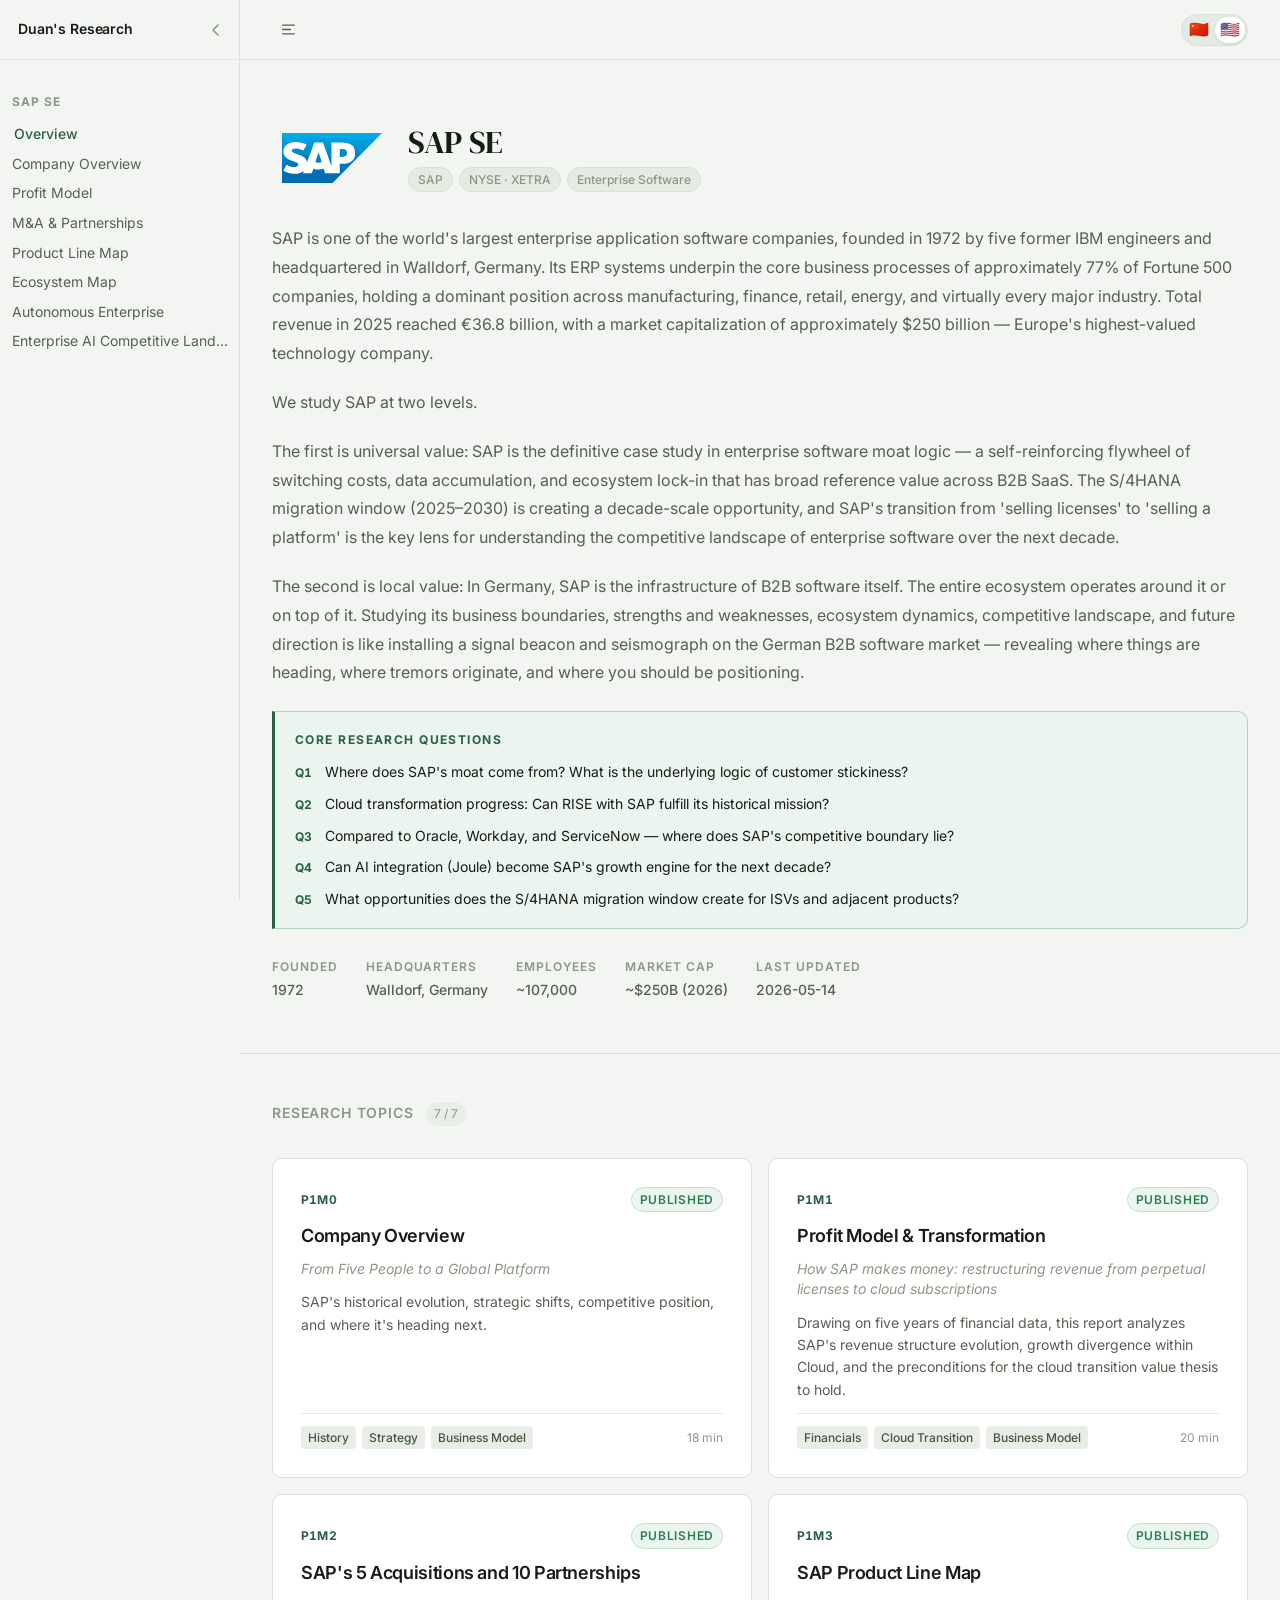
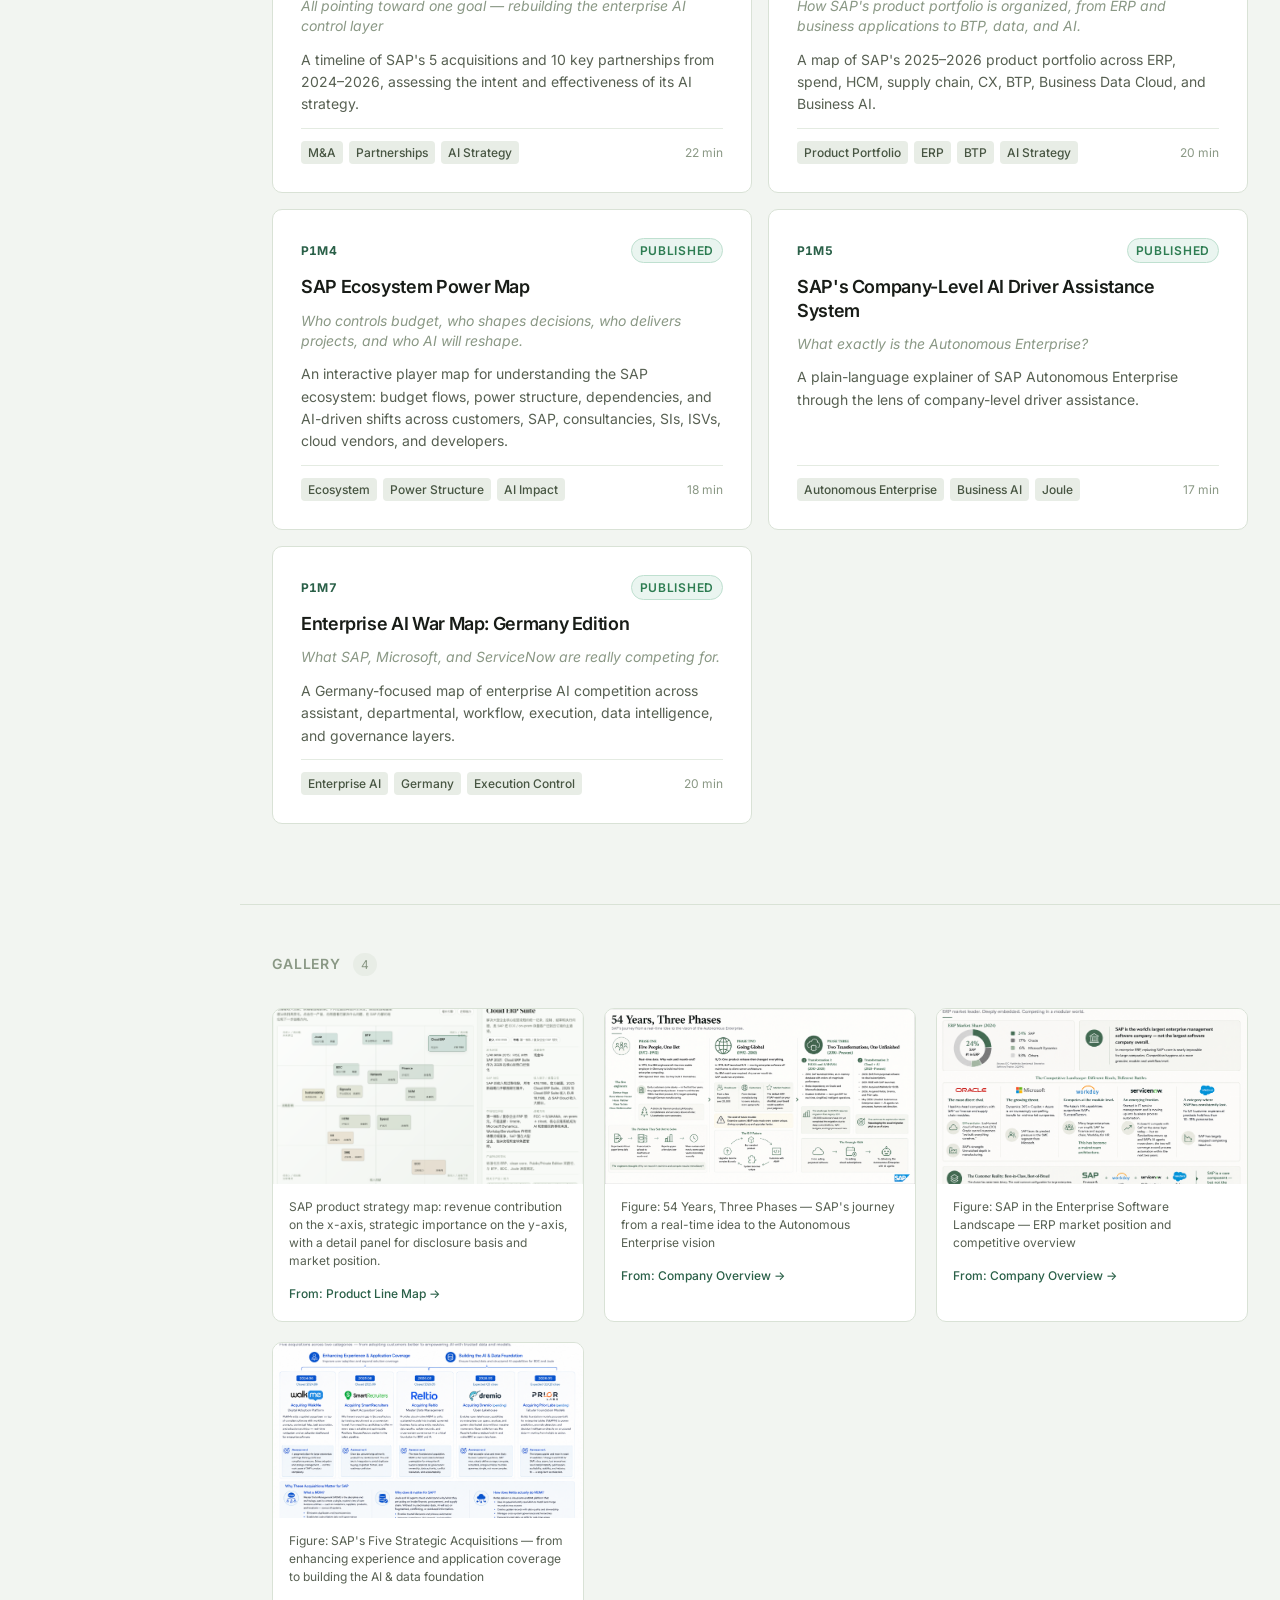
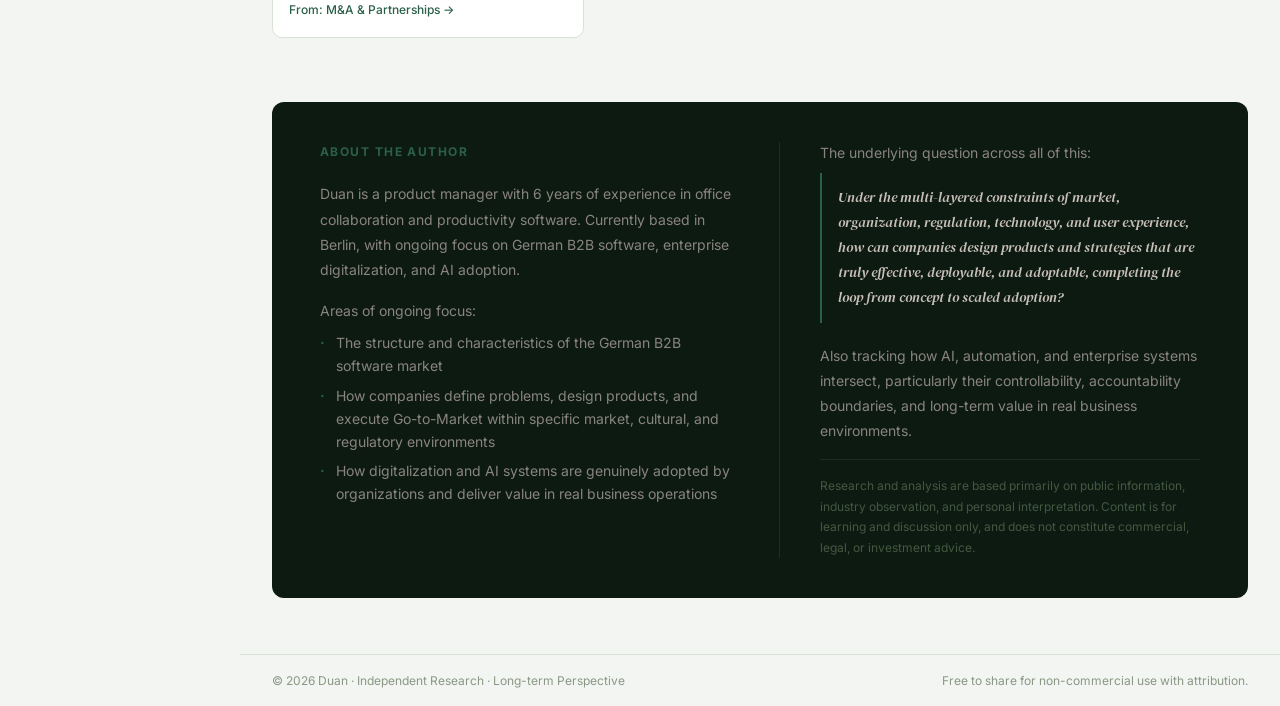
<file: index.html>
<!DOCTYPE html>
<html lang="zh-CN">
<head>
  <meta charset="UTF-8">
  <meta name="viewport" content="width=device-width, initial-scale=1.0">
  <title>SAP Research</title>
  <link rel="stylesheet" href="assets/style.css">
</head>
<body>

  <div class="app-shell" id="app-shell">

    <!-- Left sidebar (persistent docs-style navigation) -->
    <aside class="left-sidebar" id="left-sidebar">
      <div class="left-sidebar-header">
        <a href="#/" class="left-sidebar-brand">Duan's Research</a>
        <button class="sidebar-collapse-btn" onclick="toggleSidebar()" title="收起侧边栏" aria-label="收起侧边栏">
          <svg width="14" height="14" viewBox="0 0 14 14" fill="none" xmlns="http://www.w3.org/2000/svg">
            <path d="M9 2L4 7L9 12" stroke="currentColor" stroke-width="1.6" stroke-linecap="round" stroke-linejoin="round"/>
          </svg>
        </button>
      </div>
      <div id="sidebar-mount"></div>
    </aside>

    <!-- Right content column -->
    <div class="app-content" id="app-content">
      <div id="nav-mount"></div>
      <div class="page-content" id="view"></div>
    </div>

  </div>

  <script src="config.js?v=20260607-map-asset"></script>
  <script src="assets/script.js?v=20260607-map-asset"></script>
  <script src="assets/router.js?v=20260607-map-asset"></script>
</body>
</html>
</file>
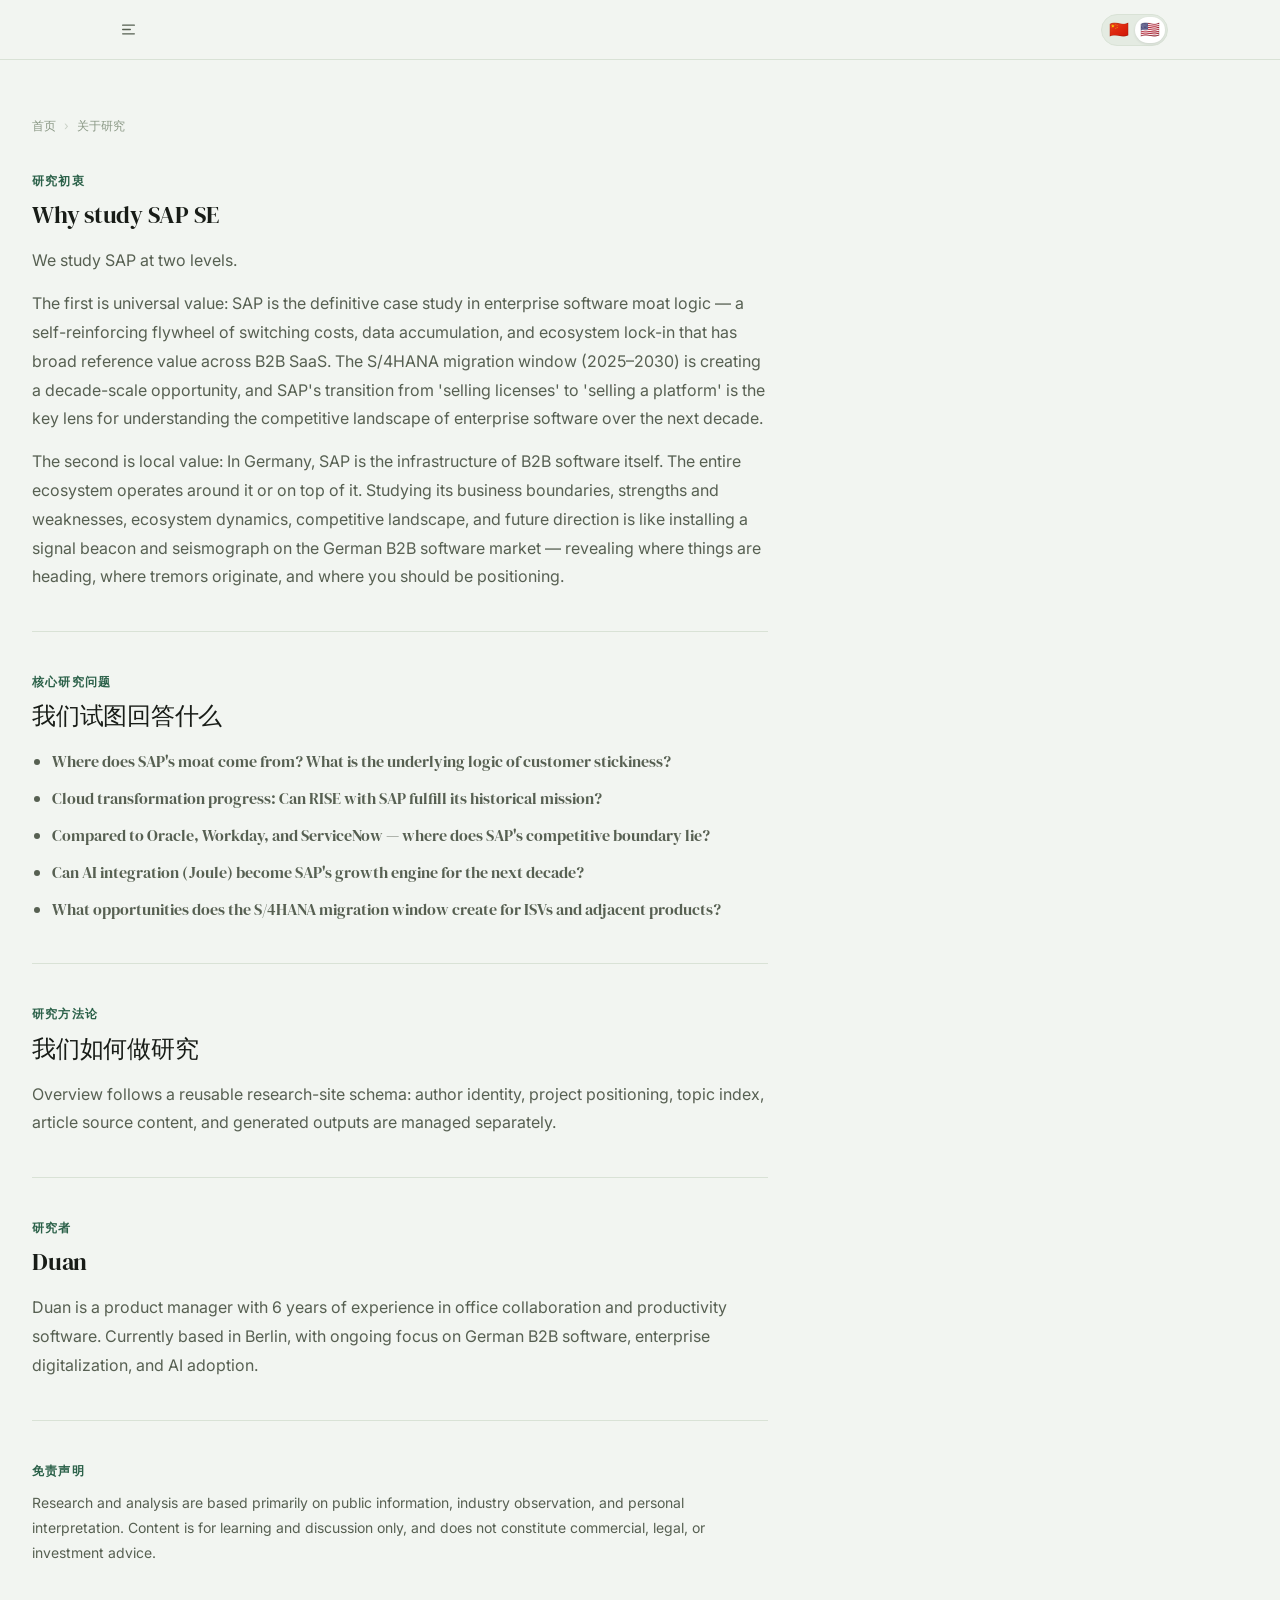
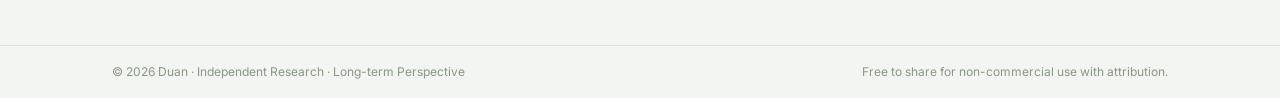
<file: about.html>
<!DOCTYPE html>
<html lang="zh-CN">
<head>
  <meta charset="UTF-8">
  <meta name="viewport" content="width=device-width, initial-scale=1.0">
  <title>关于研究 — SAP Research</title>
  <link rel="stylesheet" href="assets/style.css">
</head>
<body>

  <div id="nav-mount"></div>

  <div class="page-layout">

    <aside class="global-sidebar" id="sidebar-mount"></aside>

    <div class="page-content">

      <div class="about-wrap">

        <div class="breadcrumb">
          <a href="index.html">首页</a>
          <span class="breadcrumb-sep">›</span>
          <span>关于研究</span>
        </div>

        <div class="about-section" style="margin-top: 36px;">
          <div class="about-label">研究初衷</div>
          <h2 class="about-title" id="about-subject-title"></h2>
          <div class="about-body" id="about-motivation"></div>
        </div>

        <hr class="about-divider">

        <div class="about-section">
          <div class="about-label">核心研究问题</div>
          <h2 class="about-title">我们试图回答什么</h2>
          <ul id="about-core-questions" style="font-family: var(--font-serif); font-size: 16px; line-height: 1.8; color: var(--text-2); padding-left: 20px; display: flex; flex-direction: column; gap: 8px;"></ul>
        </div>

        <hr class="about-divider">

        <div class="about-section" id="methodology">
          <div class="about-label">研究方法论</div>
          <h2 class="about-title">我们如何做研究</h2>
          <div class="about-body" id="about-methodology"></div>
        </div>

        <hr class="about-divider">

        <div class="about-section">
          <div class="about-label">研究者</div>
          <h2 class="about-title" id="about-researcher-name"></h2>
          <div class="about-body" id="about-researcher-bio"></div>
        </div>

        <hr class="about-divider">

        <div class="about-section">
          <div class="about-label">免责声明</div>
          <div class="about-body" style="font-size: 14px;" id="about-disclaimer"></div>
        </div>

      </div>

      <div id="footer-mount"></div>

    </div>
  </div>

  <script src="config.js"></script>
  <script src="assets/script.js"></script>
  <script>
    (async function () {
      await loadSiteContext();
      const lang = getActiveLang();
      document.getElementById('nav-mount').innerHTML = renderNav();
      document.getElementById('sidebar-mount').innerHTML = renderSidebar(lang);
      document.getElementById('footer-mount').innerHTML = renderFooter(lang);

      const cfg = RESEARCH_CONFIG;
      const r = cfg.researcher;
      const rl = loc(r, lang);
      const s = cfg.subject;
      const sl = loc(s, lang);
      const ui = UI[lang] || UI.zh;

      document.getElementById('about-subject-title').textContent =
        lang === 'zh' ? `为什么研究 ${s.name}` : `Why study ${s.name}`;
      document.getElementById('about-motivation').innerHTML =
        (sl.motivation || '').split('\n\n').map(p => `<p>${p}</p>`).join('');
      document.getElementById('about-core-questions').innerHTML =
        (sl.coreQuestions || []).map(q => `<li>${q}</li>`).join('');
      document.getElementById('about-methodology').innerHTML =
        `<p>${ui.overview} follows a reusable research-site schema: author identity, project positioning, topic index, article source content, and generated outputs are managed separately.</p>`;
      document.getElementById('about-researcher-name').textContent = r.name;
      document.getElementById('about-researcher-bio').innerHTML = `<p>${rl.intro || ''}</p>`;
      document.getElementById('about-disclaimer').innerHTML = `<p>${rl.disclaimer || ''}</p>`;
    })().catch(console.error);
  </script>
</body>
</html>
</file>
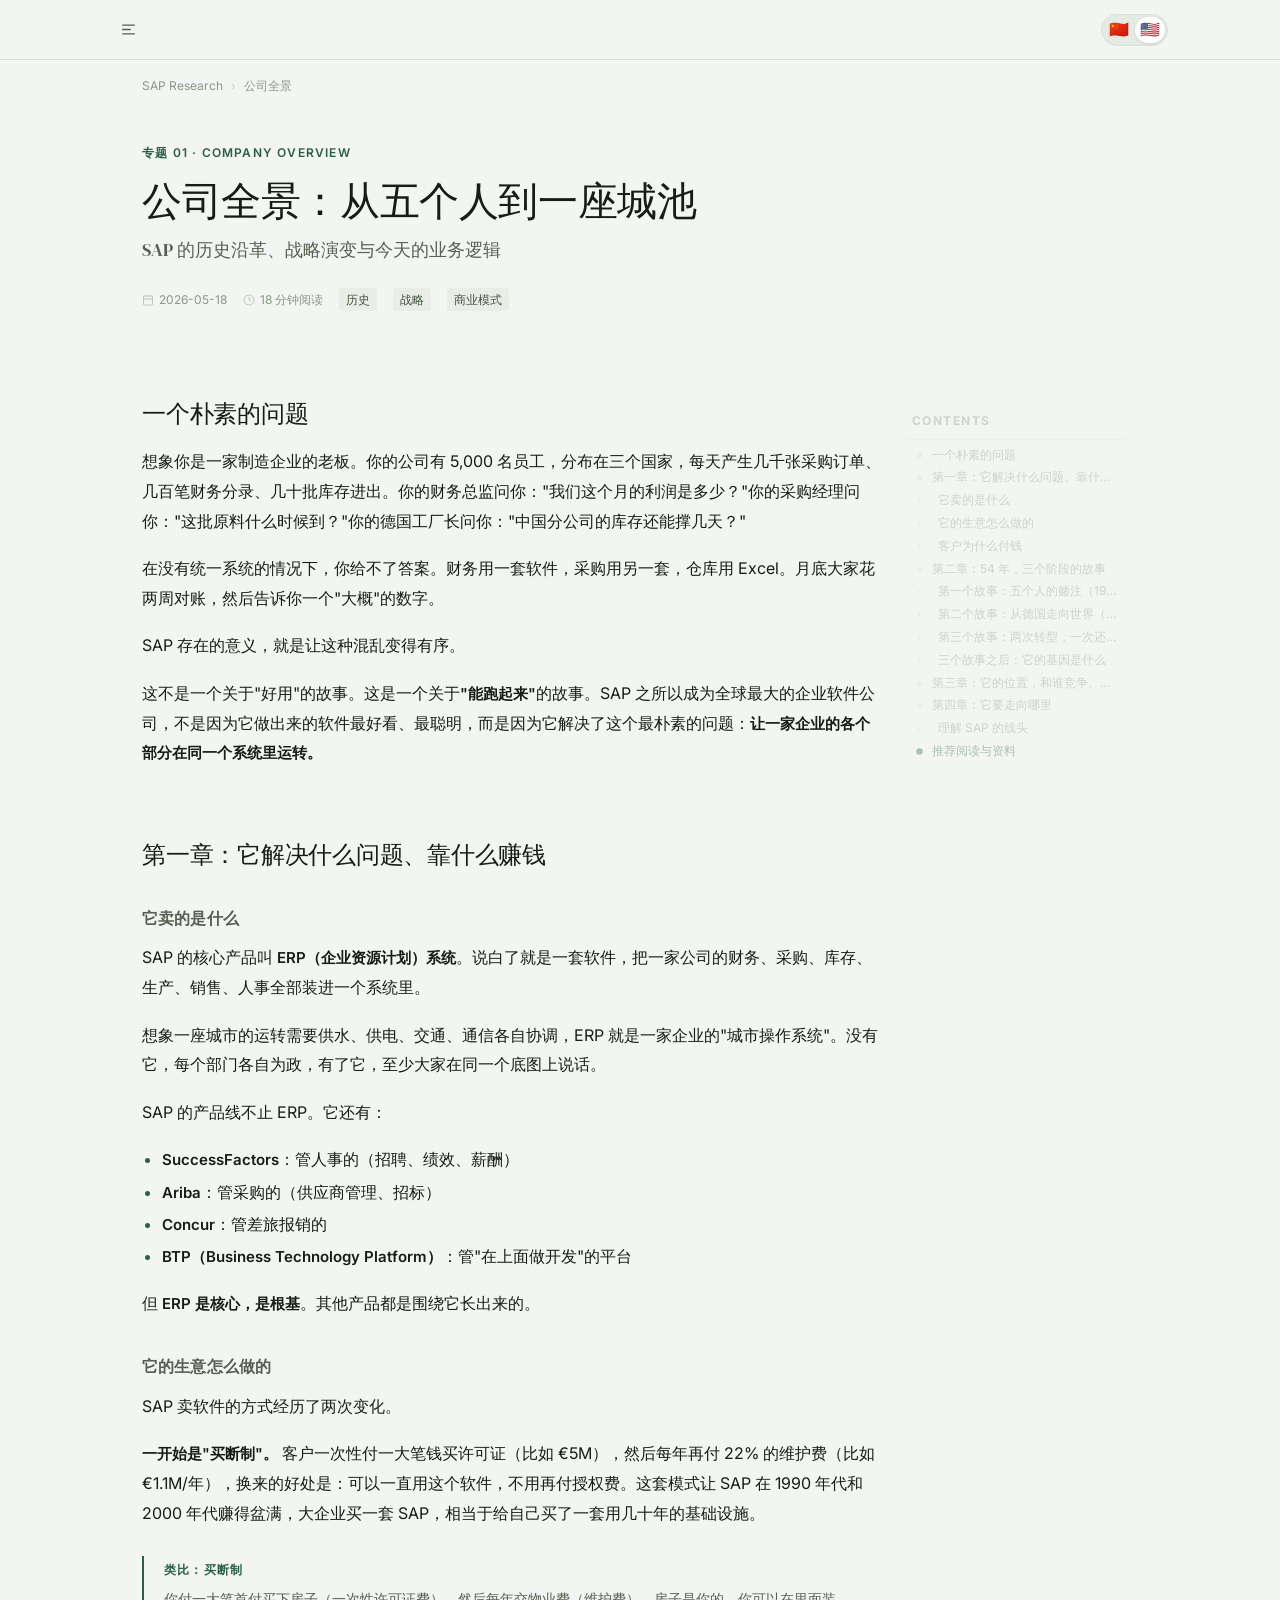
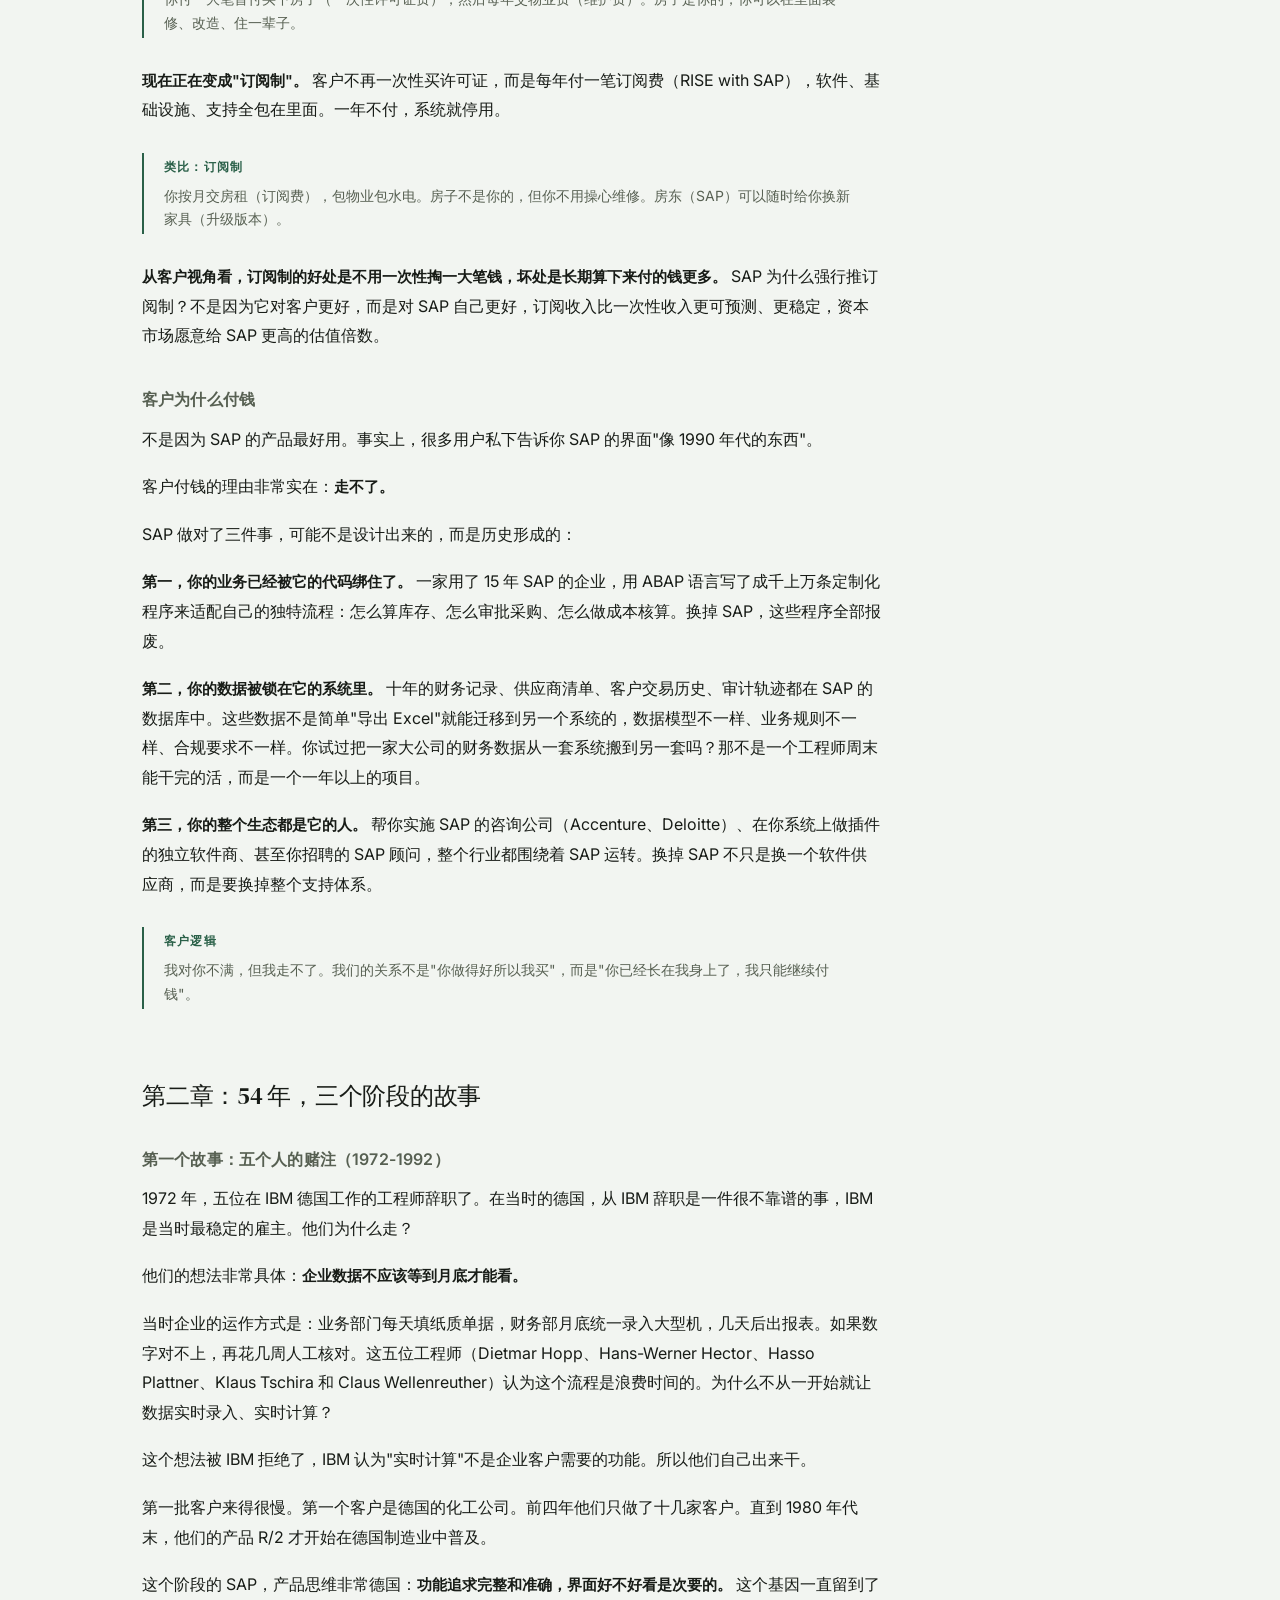
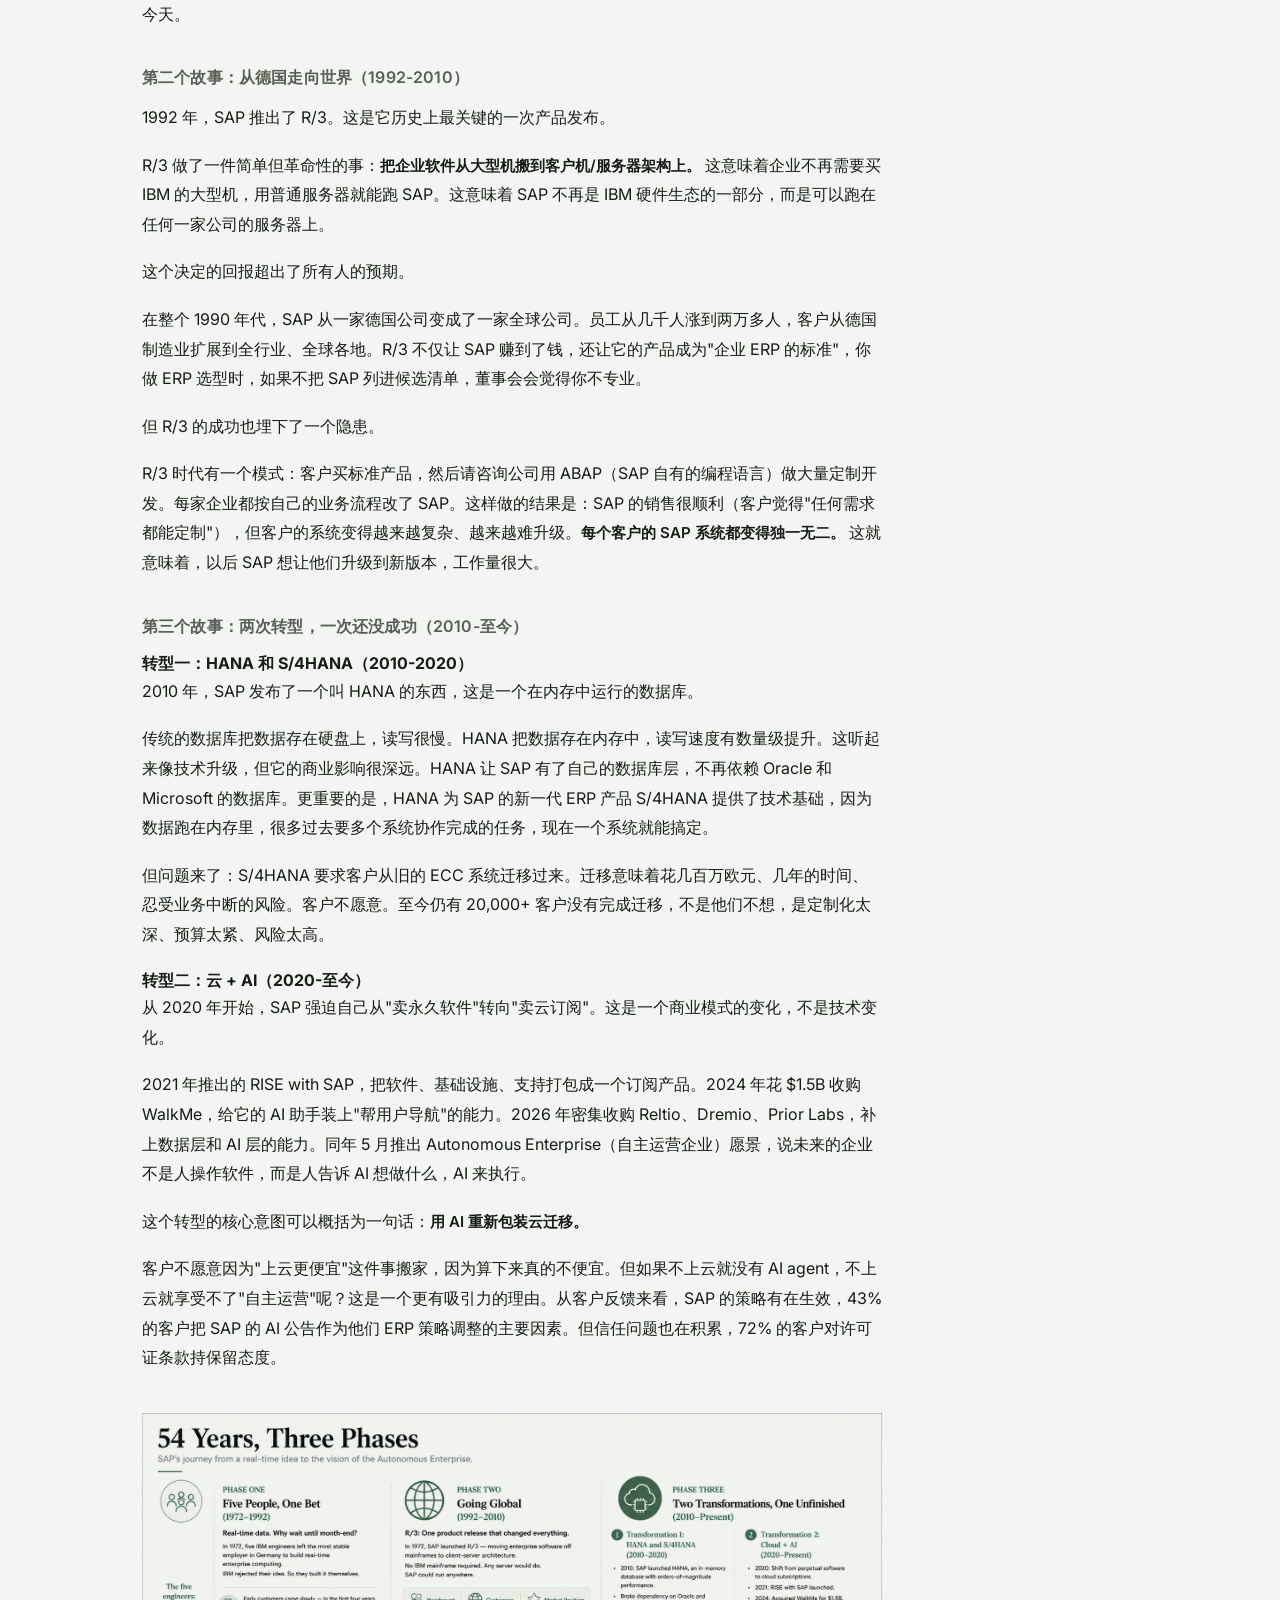
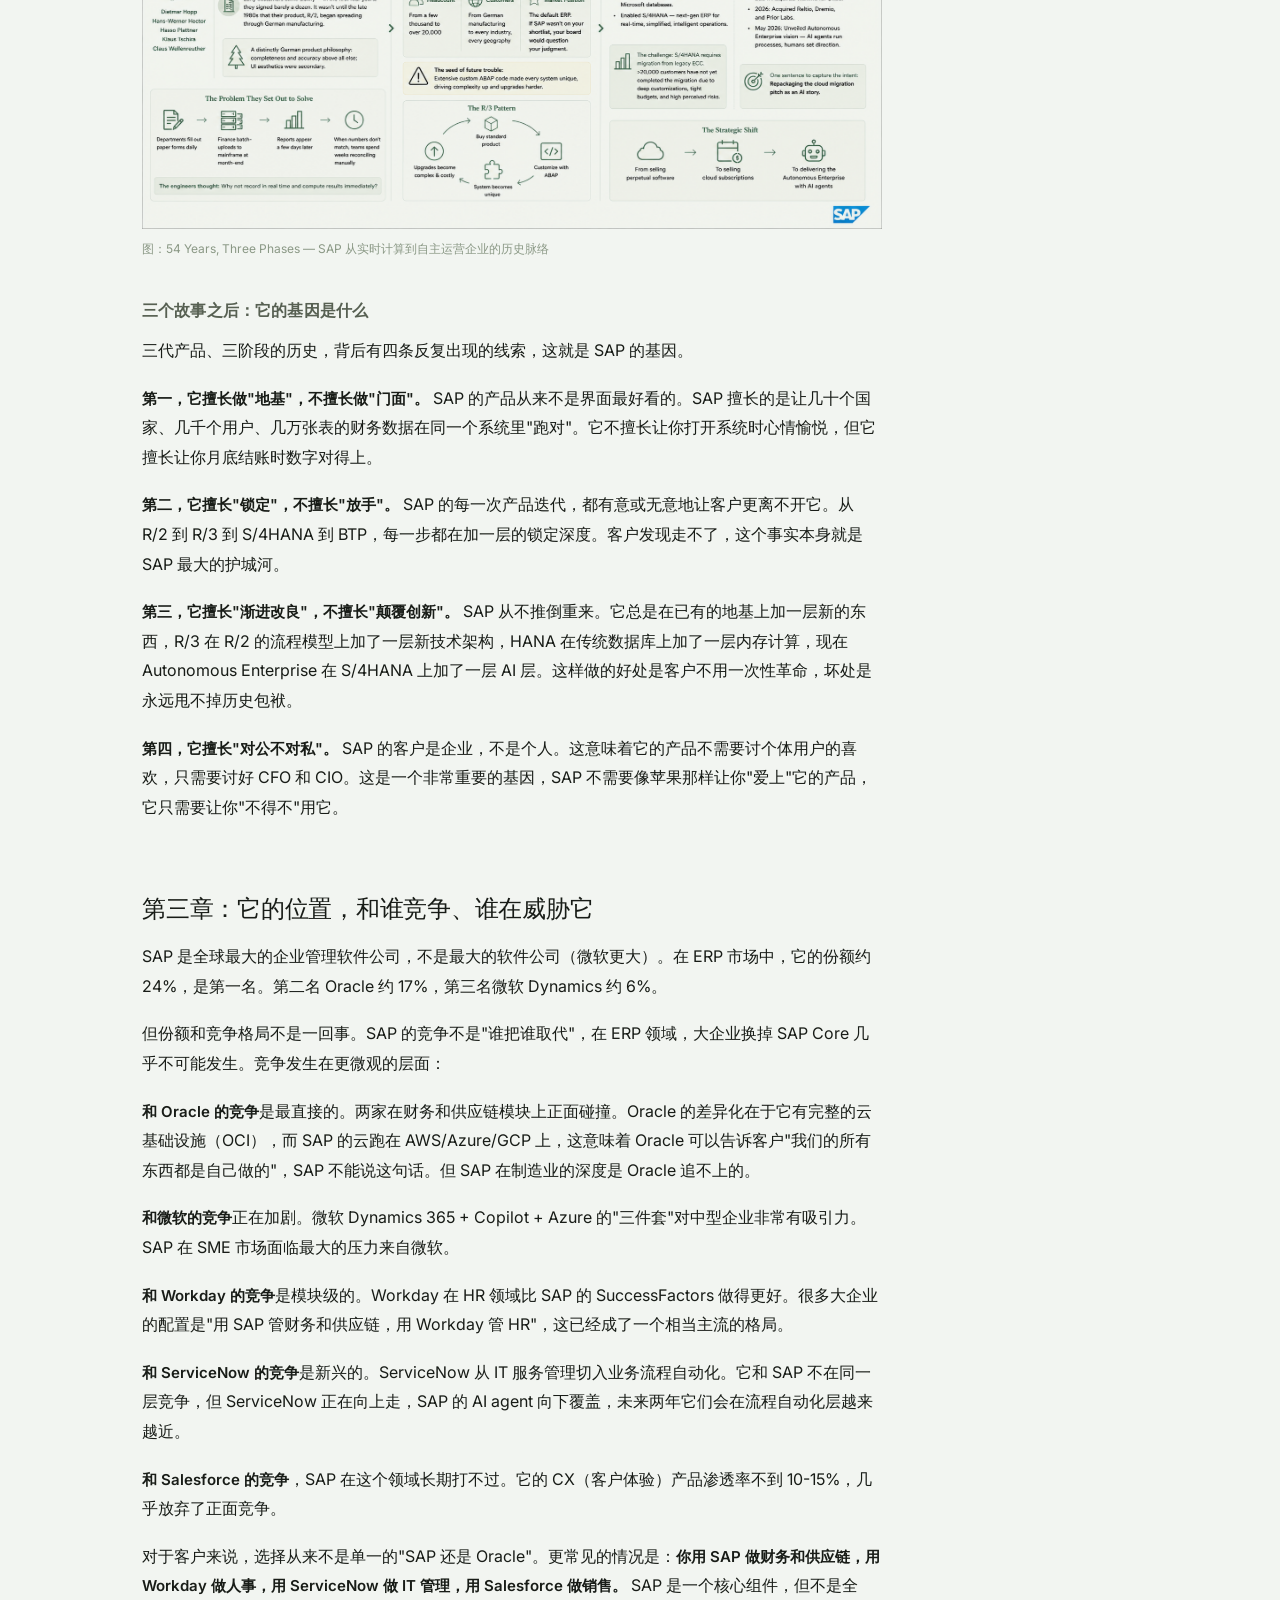
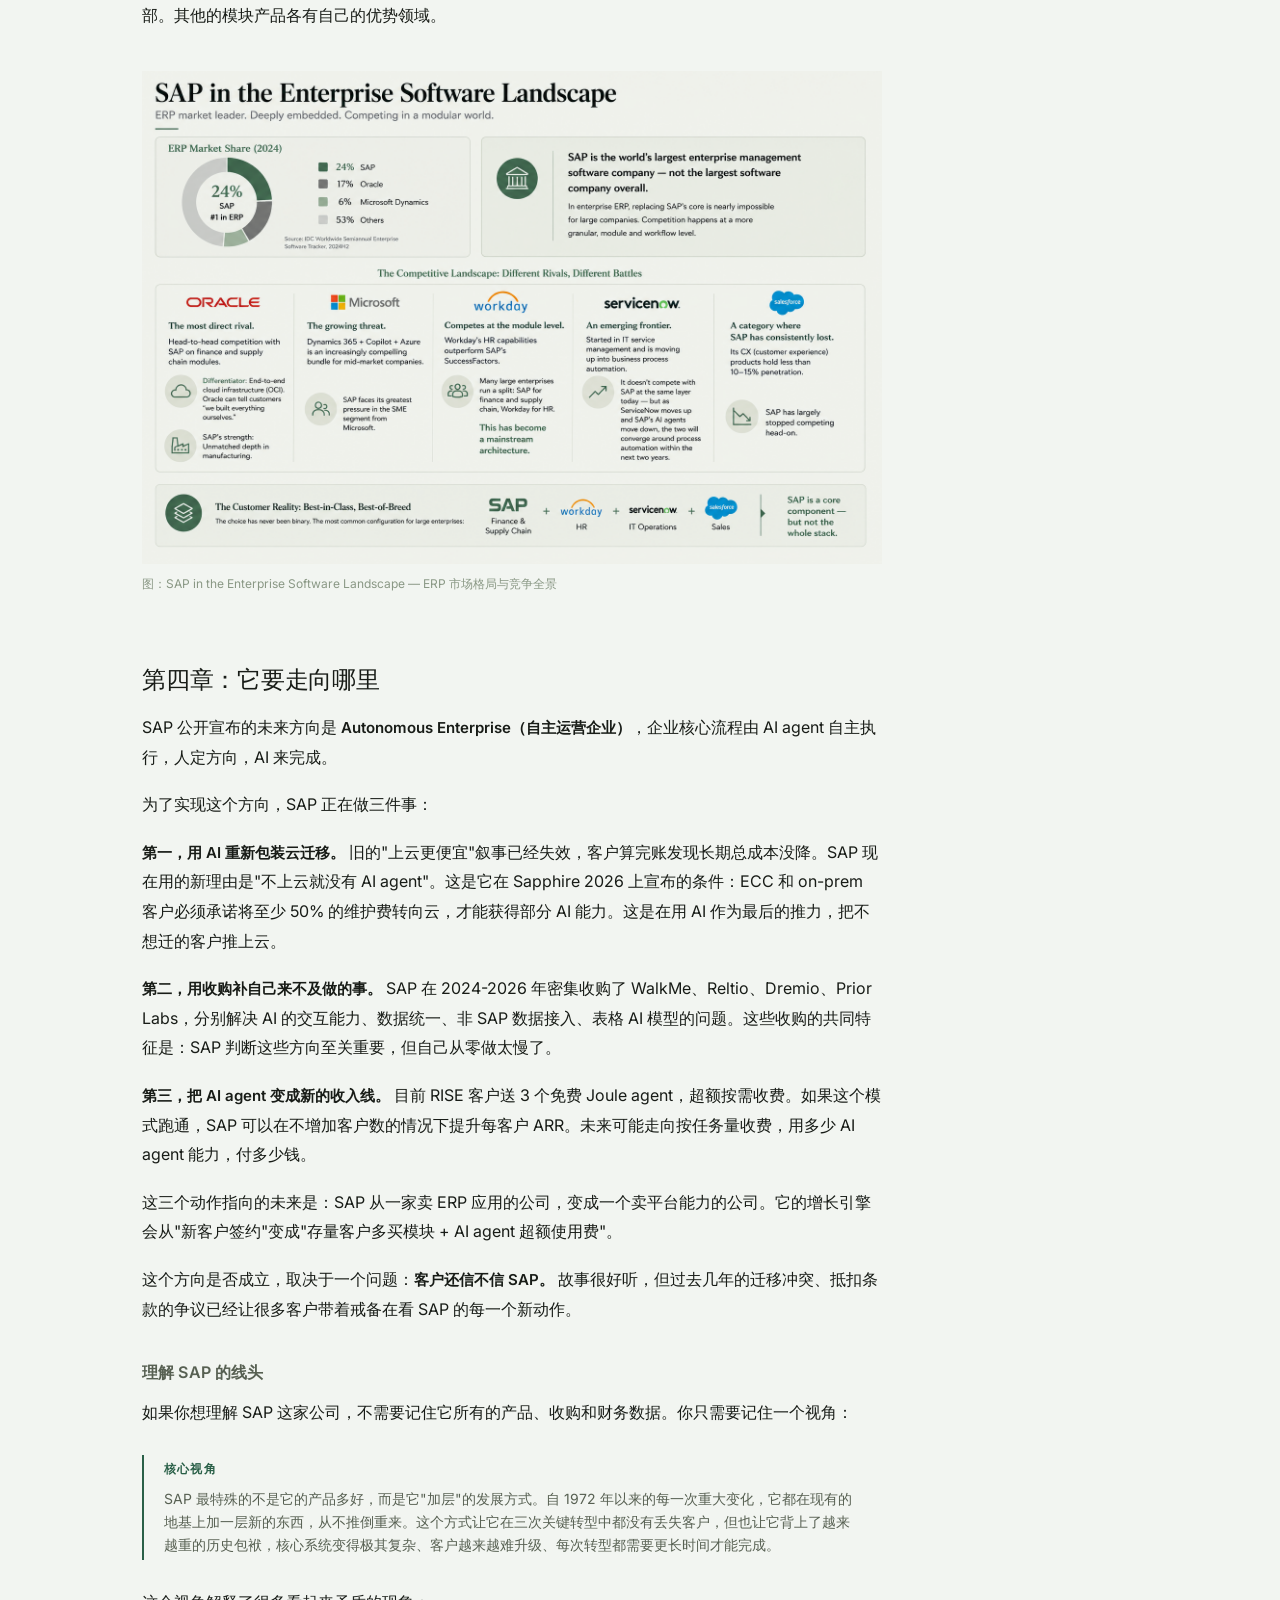
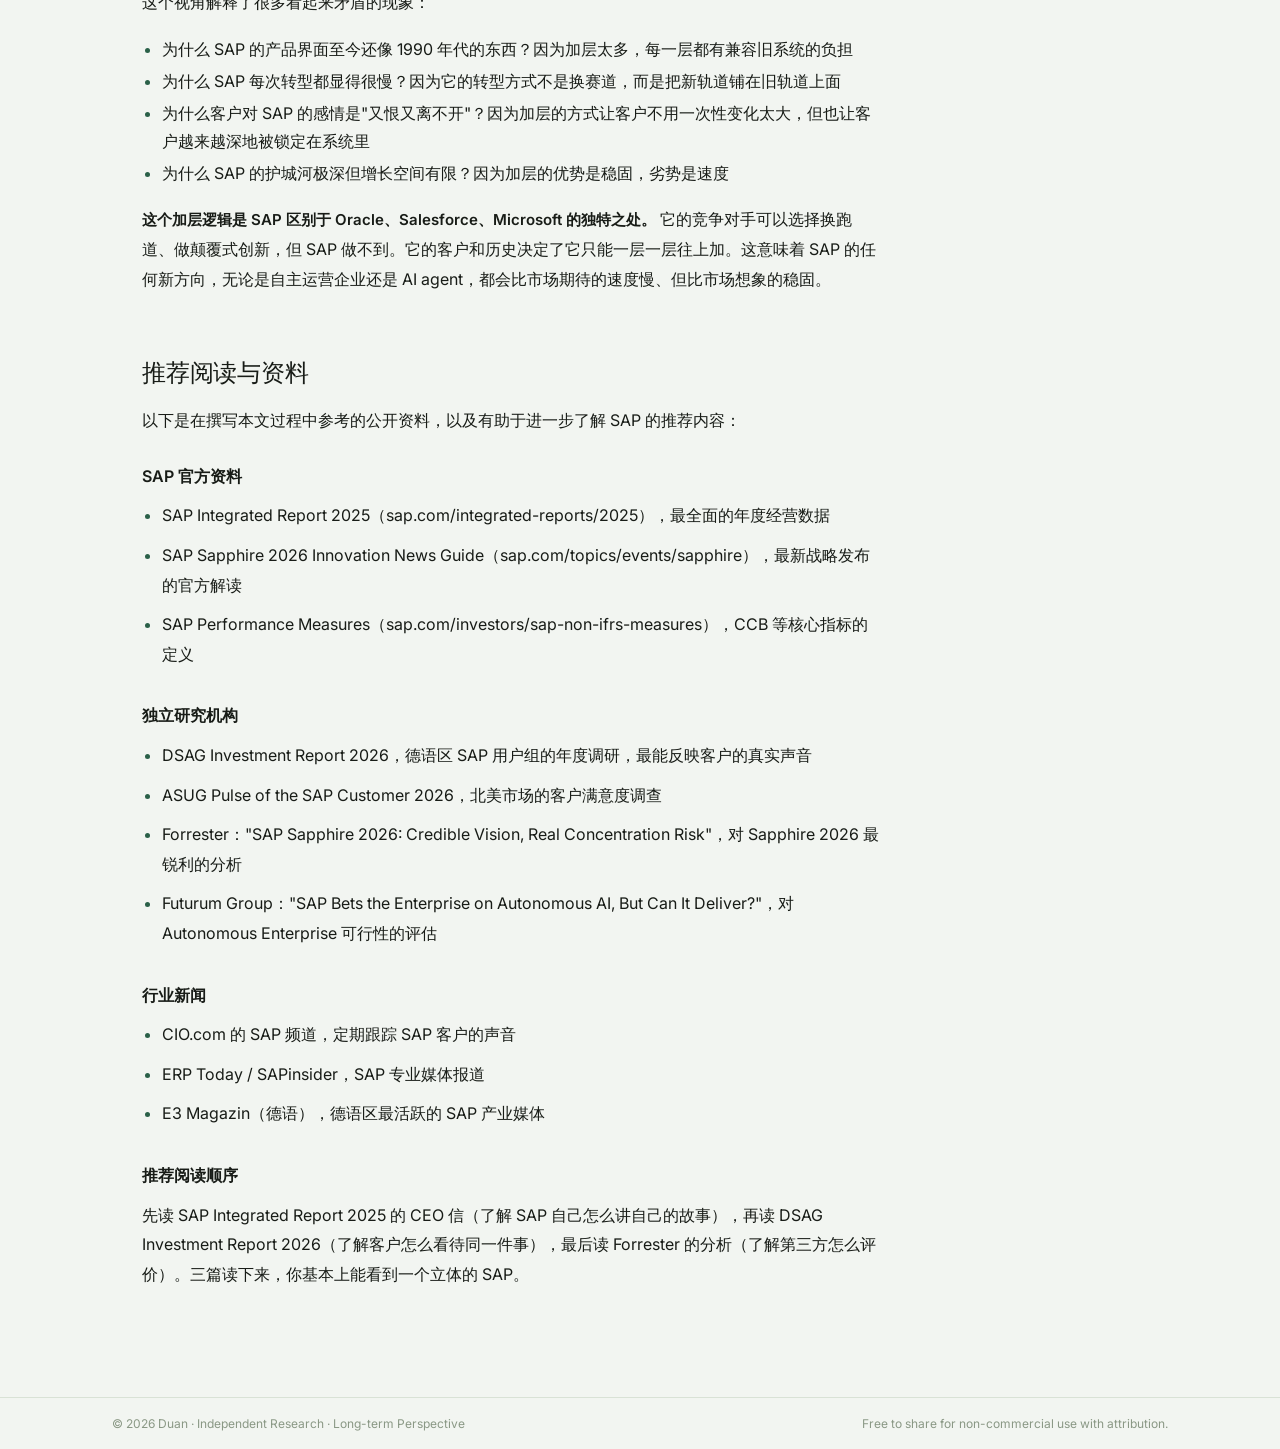
<file: topics/01-company-overview.html>
<!DOCTYPE html>
<html lang="zh-CN">
<head>
  <meta charset="UTF-8">
  <meta name="viewport" content="width=device-width, initial-scale=1.0">
  <title>公司全景 — SAP Research</title>
  <link rel="stylesheet" href="../assets/style.css">
</head>
<body>

  <div id="nav-mount"></div>

  <div class="page-layout">

    <aside class="global-sidebar" id="sidebar-mount"></aside>

    <div class="page-content">
  <div class="article-wrap">

    <!-- Breadcrumb -->
    <div class="breadcrumb">
      <a href="../index.html">SAP Research</a>
      <span class="breadcrumb-sep">›</span>
      <span>公司全景</span>
    </div>

    <!-- Article Header -->
    <header class="article-header">
      <div class="article-topic-label">专题 01 · Company Overview</div>
      <h1 class="article-title">公司全景：从五个人到一座城池</h1>
      <p class="article-subtitle">SAP 的历史沿革、战略演变与今天的业务逻辑</p>
      <div class="article-meta">
        <span class="article-meta-item">
          <svg width="12" height="12" viewBox="0 0 24 24" fill="none" stroke="currentColor" stroke-width="2"><rect x="3" y="4" width="18" height="18" rx="2"/><line x1="16" y1="2" x2="16" y2="6"/><line x1="8" y1="2" x2="8" y2="6"/><line x1="3" y1="10" x2="21" y2="10"/></svg>
          2026-05-18
        </span>
        <span class="article-meta-item">
          <svg width="12" height="12" viewBox="0 0 24 24" fill="none" stroke="currentColor" stroke-width="2"><circle cx="12" cy="12" r="10"/><polyline points="12 6 12 12 16 14"/></svg>
          18 分钟阅读
        </span>
        <span class="tag">历史</span>
        <span class="tag">战略</span>
        <span class="tag">商业模式</span>
      </div>
    </header>

    <!-- Article Body (content + TOC) -->
    <div class="article-body">

      <!-- Main Content -->
      <div class="article-content">

        <h2 id="opening">一个朴素的问题</h2>

        <p>想象你是一家制造企业的老板。你的公司有 5,000 名员工，分布在三个国家，每天产生几千张采购订单、几百笔财务分录、几十批库存进出。你的财务总监问你："我们这个月的利润是多少？"你的采购经理问你："这批原料什么时候到？"你的德国工厂长问你："中国分公司的库存还能撑几天？"</p>

        <p>在没有统一系统的情况下，你给不了答案。财务用一套软件，采购用另一套，仓库用 Excel。月底大家花两周对账，然后告诉你一个"大概"的数字。</p>

        <p>SAP 存在的意义，就是让这种混乱变得有序。</p>

        <p>这不是一个关于"好用"的故事。这是一个关于<strong>"能跑起来"</strong>的故事。SAP 之所以成为全球最大的企业软件公司，不是因为它做出来的软件最好看、最聪明，而是因为它解决了这个最朴素的问题：<strong>让一家企业的各个部分在同一个系统里运转。</strong></p>

        <h2 id="chapter-1">第一章：它解决什么问题、靠什么赚钱</h2>

        <h3 id="what-it-sells">它卖的是什么</h3>

        <p>SAP 的核心产品叫 <strong>ERP（企业资源计划）系统</strong>。说白了就是一套软件，把一家公司的财务、采购、库存、生产、销售、人事全部装进一个系统里。</p>

        <p>想象一座城市的运转需要供水、供电、交通、通信各自协调，ERP 就是一家企业的"城市操作系统"。没有它，每个部门各自为政，有了它，至少大家在同一个底图上说话。</p>

        <p>SAP 的产品线不止 ERP。它还有：</p>
        <ul>
          <li><strong>SuccessFactors</strong>：管人事的（招聘、绩效、薪酬）</li>
          <li><strong>Ariba</strong>：管采购的（供应商管理、招标）</li>
          <li><strong>Concur</strong>：管差旅报销的</li>
          <li><strong>BTP（Business Technology Platform）</strong>：管"在上面做开发"的平台</li>
        </ul>
        <p>但 <strong>ERP 是核心，是根基</strong>。其他产品都是围绕它长出来的。</p>

        <h3 id="business-model">它的生意怎么做的</h3>

        <p>SAP 卖软件的方式经历了两次变化。</p>

        <p><strong>一开始是"买断制"。</strong> 客户一次性付一大笔钱买许可证（比如 €5M），然后每年再付 22% 的维护费（比如 €1.1M/年），换来的好处是：可以一直用这个软件，不用再付授权费。这套模式让 SAP 在 1990 年代和 2000 年代赚得盆满，大企业买一套 SAP，相当于给自己买了一套用几十年的基础设施。</p>

        <div class="callout">
          <div class="callout-label">类比：买断制</div>
          <p>你付一大笔首付买下房子（一次性许可证费），然后每年交物业费（维护费）。房子是你的，你可以在里面装修、改造、住一辈子。</p>
        </div>

        <p><strong>现在正在变成"订阅制"。</strong> 客户不再一次性买许可证，而是每年付一笔订阅费（RISE with SAP），软件、基础设施、支持全包在里面。一年不付，系统就停用。</p>

        <div class="callout">
          <div class="callout-label">类比：订阅制</div>
          <p>你按月交房租（订阅费），包物业包水电。房子不是你的，但你不用操心维修。房东（SAP）可以随时给你换新家具（升级版本）。</p>
        </div>

        <p><strong>从客户视角看，订阅制的好处是不用一次性掏一大笔钱，坏处是长期算下来付的钱更多。</strong> SAP 为什么强行推订阅制？不是因为它对客户更好，而是对 SAP 自己更好，订阅收入比一次性收入更可预测、更稳定，资本市场愿意给 SAP 更高的估值倍数。</p>

        <h3 id="why-pay">客户为什么付钱</h3>

        <p>不是因为 SAP 的产品最好用。事实上，很多用户私下告诉你 SAP 的界面"像 1990 年代的东西"。</p>

        <p>客户付钱的理由非常实在：<strong>走不了。</strong></p>

        <p>SAP 做对了三件事，可能不是设计出来的，而是历史形成的：</p>

        <p><strong>第一，你的业务已经被它的代码绑住了。</strong> 一家用了 15 年 SAP 的企业，用 ABAP 语言写了成千上万条定制化程序来适配自己的独特流程：怎么算库存、怎么审批采购、怎么做成本核算。换掉 SAP，这些程序全部报废。</p>

        <p><strong>第二，你的数据被锁在它的系统里。</strong> 十年的财务记录、供应商清单、客户交易历史、审计轨迹都在 SAP 的数据库中。这些数据不是简单"导出 Excel"就能迁移到另一个系统的，数据模型不一样、业务规则不一样、合规要求不一样。你试过把一家大公司的财务数据从一套系统搬到另一套吗？那不是一个工程师周末能干完的活，而是一个一年以上的项目。</p>

        <p><strong>第三，你的整个生态都是它的人。</strong> 帮你实施 SAP 的咨询公司（Accenture、Deloitte）、在你系统上做插件的独立软件商、甚至你招聘的 SAP 顾问，整个行业都围绕着 SAP 运转。换掉 SAP 不只是换一个软件供应商，而是要换掉整个支持体系。</p>

        <div class="callout">
          <div class="callout-label">客户逻辑</div>
          <p>我对你不满，但我走不了。我们的关系不是"你做得好所以我买"，而是"你已经长在我身上了，我只能继续付钱"。</p>
        </div>

        <h2 id="chapter-2">第二章：54 年，三个阶段的故事</h2>

        <h3 id="story-1">第一个故事：五个人的赌注（1972-1992）</h3>

        <p>1972 年，五位在 IBM 德国工作的工程师辞职了。在当时的德国，从 IBM 辞职是一件很不靠谱的事，IBM 是当时最稳定的雇主。他们为什么走？</p>

        <p>他们的想法非常具体：<strong>企业数据不应该等到月底才能看。</strong></p>

        <p>当时企业的运作方式是：业务部门每天填纸质单据，财务部月底统一录入大型机，几天后出报表。如果数字对不上，再花几周人工核对。这五位工程师（Dietmar Hopp、Hans-Werner Hector、Hasso Plattner、Klaus Tschira 和 Claus Wellenreuther）认为这个流程是浪费时间的。为什么不从一开始就让数据实时录入、实时计算？</p>

        <p>这个想法被 IBM 拒绝了，IBM 认为"实时计算"不是企业客户需要的功能。所以他们自己出来干。</p>

        <p>第一批客户来得很慢。第一个客户是德国的化工公司。前四年他们只做了十几家客户。直到 1980 年代末，他们的产品 R/2 才开始在德国制造业中普及。</p>

        <p>这个阶段的 SAP，产品思维非常德国：<strong>功能追求完整和准确，界面好不好看是次要的。</strong> 这个基因一直留到了今天。</p>

        <h3 id="story-2">第二个故事：从德国走向世界（1992-2010）</h3>

        <p>1992 年，SAP 推出了 R/3。这是它历史上最关键的一次产品发布。</p>

        <p>R/3 做了一件简单但革命性的事：<strong>把企业软件从大型机搬到客户机/服务器架构上。</strong> 这意味着企业不再需要买 IBM 的大型机，用普通服务器就能跑 SAP。这意味着 SAP 不再是 IBM 硬件生态的一部分，而是可以跑在任何一家公司的服务器上。</p>

        <p>这个决定的回报超出了所有人的预期。</p>

        <p>在整个 1990 年代，SAP 从一家德国公司变成了一家全球公司。员工从几千人涨到两万多人，客户从德国制造业扩展到全行业、全球各地。R/3 不仅让 SAP 赚到了钱，还让它的产品成为"企业 ERP 的标准"，你做 ERP 选型时，如果不把 SAP 列进候选清单，董事会会觉得你不专业。</p>

        <p>但 R/3 的成功也埋下了一个隐患。</p>

        <p>R/3 时代有一个模式：客户买标准产品，然后请咨询公司用 ABAP（SAP 自有的编程语言）做大量定制开发。每家企业都按自己的业务流程改了 SAP。这样做的结果是：SAP 的销售很顺利（客户觉得"任何需求都能定制"），但客户的系统变得越来越复杂、越来越难升级。<strong>每个客户的 SAP 系统都变得独一无二。</strong> 这就意味着，以后 SAP 想让他们升级到新版本，工作量很大。</p>

        <h3 id="story-3">第三个故事：两次转型，一次还没成功（2010-至今）</h3>

        <h4>转型一：HANA 和 S/4HANA（2010-2020）</h4>

        <p>2010 年，SAP 发布了一个叫 HANA 的东西，这是一个在内存中运行的数据库。</p>

        <p>传统的数据库把数据存在硬盘上，读写很慢。HANA 把数据存在内存中，读写速度有数量级提升。这听起来像技术升级，但它的商业影响很深远。HANA 让 SAP 有了自己的数据库层，不再依赖 Oracle 和 Microsoft 的数据库。更重要的是，HANA 为 SAP 的新一代 ERP 产品 S/4HANA 提供了技术基础，因为数据跑在内存里，很多过去要多个系统协作完成的任务，现在一个系统就能搞定。</p>

        <p>但问题来了：S/4HANA 要求客户从旧的 ECC 系统迁移过来。迁移意味着花几百万欧元、几年的时间、忍受业务中断的风险。客户不愿意。至今仍有 20,000+ 客户没有完成迁移，不是他们不想，是定制化太深、预算太紧、风险太高。</p>

        <h4>转型二：云 + AI（2020-至今）</h4>

        <p>从 2020 年开始，SAP 强迫自己从"卖永久软件"转向"卖云订阅"。这是一个商业模式的变化，不是技术变化。</p>

        <p>2021 年推出的 RISE with SAP，把软件、基础设施、支持打包成一个订阅产品。2024 年花 $1.5B 收购 WalkMe，给它的 AI 助手装上"帮用户导航"的能力。2026 年密集收购 Reltio、Dremio、Prior Labs，补上数据层和 AI 层的能力。同年 5 月推出 Autonomous Enterprise（自主运营企业）愿景，说未来的企业不是人操作软件，而是人告诉 AI 想做什么，AI 来执行。</p>

        <p>这个转型的核心意图可以概括为一句话：<strong>用 AI 重新包装云迁移。</strong></p>

        <p>客户不愿意因为"上云更便宜"这件事搬家，因为算下来真的不便宜。但如果不上云就没有 AI agent，不上云就享受不了"自主运营"呢？这是一个更有吸引力的理由。从客户反馈来看，SAP 的策略有在生效，43% 的客户把 SAP 的 AI 公告作为他们 ERP 策略调整的主要因素。但信任问题也在积累，72% 的客户对许可证条款持保留态度。</p>

        <figure class="article-figure">
          <img src="../assets/images/sap-history-three-phases.png" alt="54 Years, Three Phases — SAP's journey from a real-time idea to the Autonomous Enterprise vision" />
          <figcaption>图：54 Years, Three Phases — SAP 从实时计算到自主运营企业的历史脉络</figcaption>
        </figure>

        <h3 id="dna">三个故事之后：它的基因是什么</h3>

        <p>三代产品、三阶段的历史，背后有四条反复出现的线索，这就是 SAP 的基因。</p>

        <p><strong>第一，它擅长做"地基"，不擅长做"门面"。</strong> SAP 的产品从来不是界面最好看的。SAP 擅长的是让几十个国家、几千个用户、几万张表的财务数据在同一个系统里"跑对"。它不擅长让你打开系统时心情愉悦，但它擅长让你月底结账时数字对得上。</p>

        <p><strong>第二，它擅长"锁定"，不擅长"放手"。</strong> SAP 的每一次产品迭代，都有意或无意地让客户更离不开它。从 R/2 到 R/3 到 S/4HANA 到 BTP，每一步都在加一层的锁定深度。客户发现走不了，这个事实本身就是 SAP 最大的护城河。</p>

        <p><strong>第三，它擅长"渐进改良"，不擅长"颠覆创新"。</strong> SAP 从不推倒重来。它总是在已有的地基上加一层新的东西，R/3 在 R/2 的流程模型上加了一层新技术架构，HANA 在传统数据库上加了一层内存计算，现在 Autonomous Enterprise 在 S/4HANA 上加了一层 AI 层。这样做的好处是客户不用一次性革命，坏处是永远甩不掉历史包袱。</p>

        <p><strong>第四，它擅长"对公不对私"。</strong> SAP 的客户是企业，不是个人。这意味着它的产品不需要讨个体用户的喜欢，只需要讨好 CFO 和 CIO。这是一个非常重要的基因，SAP 不需要像苹果那样让你"爱上"它的产品，它只需要让你"不得不"用它。</p>

        <h2 id="chapter-3">第三章：它的位置，和谁竞争、谁在威胁它</h2>

        <p>SAP 是全球最大的企业管理软件公司，不是最大的软件公司（微软更大）。在 ERP 市场中，它的份额约 24%，是第一名。第二名 Oracle 约 17%，第三名微软 Dynamics 约 6%。</p>

        <p>但份额和竞争格局不是一回事。SAP 的竞争不是"谁把谁取代"，在 ERP 领域，大企业换掉 SAP Core 几乎不可能发生。竞争发生在更微观的层面：</p>

        <p><strong>和 Oracle 的竞争</strong>是最直接的。两家在财务和供应链模块上正面碰撞。Oracle 的差异化在于它有完整的云基础设施（OCI），而 SAP 的云跑在 AWS/Azure/GCP 上，这意味着 Oracle 可以告诉客户"我们的所有东西都是自己做的"，SAP 不能说这句话。但 SAP 在制造业的深度是 Oracle 追不上的。</p>

        <p><strong>和微软的竞争</strong>正在加剧。微软 Dynamics 365 + Copilot + Azure 的"三件套"对中型企业非常有吸引力。SAP 在 SME 市场面临最大的压力来自微软。</p>

        <p><strong>和 Workday 的竞争</strong>是模块级的。Workday 在 HR 领域比 SAP 的 SuccessFactors 做得更好。很多大企业的配置是"用 SAP 管财务和供应链，用 Workday 管 HR"，这已经成了一个相当主流的格局。</p>

        <p><strong>和 ServiceNow 的竞争</strong>是新兴的。ServiceNow 从 IT 服务管理切入业务流程自动化。它和 SAP 不在同一层竞争，但 ServiceNow 正在向上走，SAP 的 AI agent 向下覆盖，未来两年它们会在流程自动化层越来越近。</p>

        <p><strong>和 Salesforce 的竞争</strong>，SAP 在这个领域长期打不过。它的 CX（客户体验）产品渗透率不到 10-15%，几乎放弃了正面竞争。</p>

        <p>对于客户来说，选择从来不是单一的"SAP 还是 Oracle"。更常见的情况是：<strong>你用 SAP 做财务和供应链，用 Workday 做人事，用 ServiceNow 做 IT 管理，用 Salesforce 做销售。</strong> SAP 是一个核心组件，但不是全部。其他的模块产品各有自己的优势领域。</p>

        <figure class="article-figure">
          <img src="../assets/images/sap-enterprise-landscape.png" alt="SAP in the Enterprise Software Landscape" />
          <figcaption>图：SAP in the Enterprise Software Landscape — ERP 市场格局与竞争全景</figcaption>
        </figure>

        <h2 id="chapter-4">第四章：它要走向哪里</h2>

        <p>SAP 公开宣布的未来方向是 <strong>Autonomous Enterprise（自主运营企业）</strong>，企业核心流程由 AI agent 自主执行，人定方向，AI 来完成。</p>

        <p>为了实现这个方向，SAP 正在做三件事：</p>

        <p><strong>第一，用 AI 重新包装云迁移。</strong> 旧的"上云更便宜"叙事已经失效，客户算完账发现长期总成本没降。SAP 现在用的新理由是"不上云就没有 AI agent"。这是它在 Sapphire 2026 上宣布的条件：ECC 和 on-prem 客户必须承诺将至少 50% 的维护费转向云，才能获得部分 AI 能力。这是在用 AI 作为最后的推力，把不想迁的客户推上云。</p>

        <p><strong>第二，用收购补自己来不及做的事。</strong> SAP 在 2024-2026 年密集收购了 WalkMe、Reltio、Dremio、Prior Labs，分别解决 AI 的交互能力、数据统一、非 SAP 数据接入、表格 AI 模型的问题。这些收购的共同特征是：SAP 判断这些方向至关重要，但自己从零做太慢了。</p>

        <p><strong>第三，把 AI agent 变成新的收入线。</strong> 目前 RISE 客户送 3 个免费 Joule agent，超额按需收费。如果这个模式跑通，SAP 可以在不增加客户数的情况下提升每客户 ARR。未来可能走向按任务量收费，用多少 AI agent 能力，付多少钱。</p>

        <p>这三个动作指向的未来是：SAP 从一家卖 ERP 应用的公司，变成一个卖平台能力的公司。它的增长引擎会从"新客户签约"变成"存量客户多买模块 + AI agent 超额使用费"。</p>

        <p>这个方向是否成立，取决于一个问题：<strong>客户还信不信 SAP。</strong> 故事很好听，但过去几年的迁移冲突、抵扣条款的争议已经让很多客户带着戒备在看 SAP 的每一个新动作。</p>

        <h3 id="thread">理解 SAP 的线头</h3>

        <p>如果你想理解 SAP 这家公司，不需要记住它所有的产品、收购和财务数据。你只需要记住一个视角：</p>

        <div class="callout">
          <div class="callout-label">核心视角</div>
          <p>SAP 最特殊的不是它的产品多好，而是它"加层"的发展方式。自 1972 年以来的每一次重大变化，它都在现有的地基上加一层新的东西，从不推倒重来。这个方式让它在三次关键转型中都没有丢失客户，但也让它背上了越来越重的历史包袱，核心系统变得极其复杂、客户越来越难升级、每次转型都需要更长时间才能完成。</p>
        </div>

        <p>这个视角解释了很多看起来矛盾的现象：</p>
        <ul>
          <li>为什么 SAP 的产品界面至今还像 1990 年代的东西？因为加层太多，每一层都有兼容旧系统的负担</li>
          <li>为什么 SAP 每次转型都显得很慢？因为它的转型方式不是换赛道，而是把新轨道铺在旧轨道上面</li>
          <li>为什么客户对 SAP 的感情是"又恨又离不开"？因为加层的方式让客户不用一次性变化太大，但也让客户越来越深地被锁定在系统里</li>
          <li>为什么 SAP 的护城河极深但增长空间有限？因为加层的优势是稳固，劣势是速度</li>
        </ul>

        <p><strong>这个加层逻辑是 SAP 区别于 Oracle、Salesforce、Microsoft 的独特之处。</strong> 它的竞争对手可以选择换跑道、做颠覆式创新，但 SAP 做不到。它的客户和历史决定了它只能一层一层往上加。这意味着 SAP 的任何新方向，无论是自主运营企业还是 AI agent，都会比市场期待的速度慢、但比市场想象的稳固。</p>

        <!-- Article End -->
        <div class="article-end">
          <div class="article-end-section">
            <h2>推荐阅读与资料</h2>
            <p>以下是在撰写本文过程中参考的公开资料，以及有助于进一步了解 SAP 的推荐内容：</p>
          </div>
          <div class="article-end-section">
            <div class="article-end-label">SAP 官方资料</div>
            <ul>
              <li>SAP Integrated Report 2025（sap.com/integrated-reports/2025），最全面的年度经营数据</li>
              <li>SAP Sapphire 2026 Innovation News Guide（sap.com/topics/events/sapphire），最新战略发布的官方解读</li>
              <li>SAP Performance Measures（sap.com/investors/sap-non-ifrs-measures），CCB 等核心指标的定义</li>
            </ul>
          </div>
          <div class="article-end-section">
            <div class="article-end-label">独立研究机构</div>
            <ul>
              <li>DSAG Investment Report 2026，德语区 SAP 用户组的年度调研，最能反映客户的真实声音</li>
              <li>ASUG Pulse of the SAP Customer 2026，北美市场的客户满意度调查</li>
              <li>Forrester："SAP Sapphire 2026: Credible Vision, Real Concentration Risk"，对 Sapphire 2026 最锐利的分析</li>
              <li>Futurum Group："SAP Bets the Enterprise on Autonomous AI, But Can It Deliver?"，对 Autonomous Enterprise 可行性的评估</li>
            </ul>
          </div>
          <div class="article-end-section">
            <div class="article-end-label">行业新闻</div>
            <ul>
              <li>CIO.com 的 SAP 频道，定期跟踪 SAP 客户的声音</li>
              <li>ERP Today / SAPinsider，SAP 专业媒体报道</li>
              <li>E3 Magazin（德语），德语区最活跃的 SAP 产业媒体</li>
            </ul>
          </div>
          <div class="article-end-section">
            <div class="article-end-label">推荐阅读顺序</div>
            <p>先读 SAP Integrated Report 2025 的 CEO 信（了解 SAP 自己怎么讲自己的故事），再读 DSAG Investment Report 2026（了解客户怎么看待同一件事），最后读 Forrester 的分析（了解第三方怎么评价）。三篇读下来，你基本上能看到一个立体的 SAP。</p>
          </div>
        </div>

      </div>

      <!-- TOC Panel -->
      <aside class="toc-panel">
        <div class="toc-inner">
          <div class="toc-title">目录</div>
          <ul class="toc-list">
            <!-- Built by script.js -->
          </ul>
        </div>
      </aside>

    </div>
  </div>

  <div id="footer-mount"></div>

    </div><!-- end page-content -->
  </div><!-- end page-layout -->

  <script src="../config.js"></script>
  <script src="../assets/script.js"></script>
  <script>
    (async function () {
      await loadSiteContext();
      const lang = getActiveLang();
      document.getElementById('nav-mount').innerHTML = renderNav();
      document.getElementById('sidebar-mount').innerHTML = renderSidebar(lang);
      document.getElementById('footer-mount').innerHTML = renderFooter(lang);
    })().catch(console.error);
  </script>
</body>
</html>
</file>
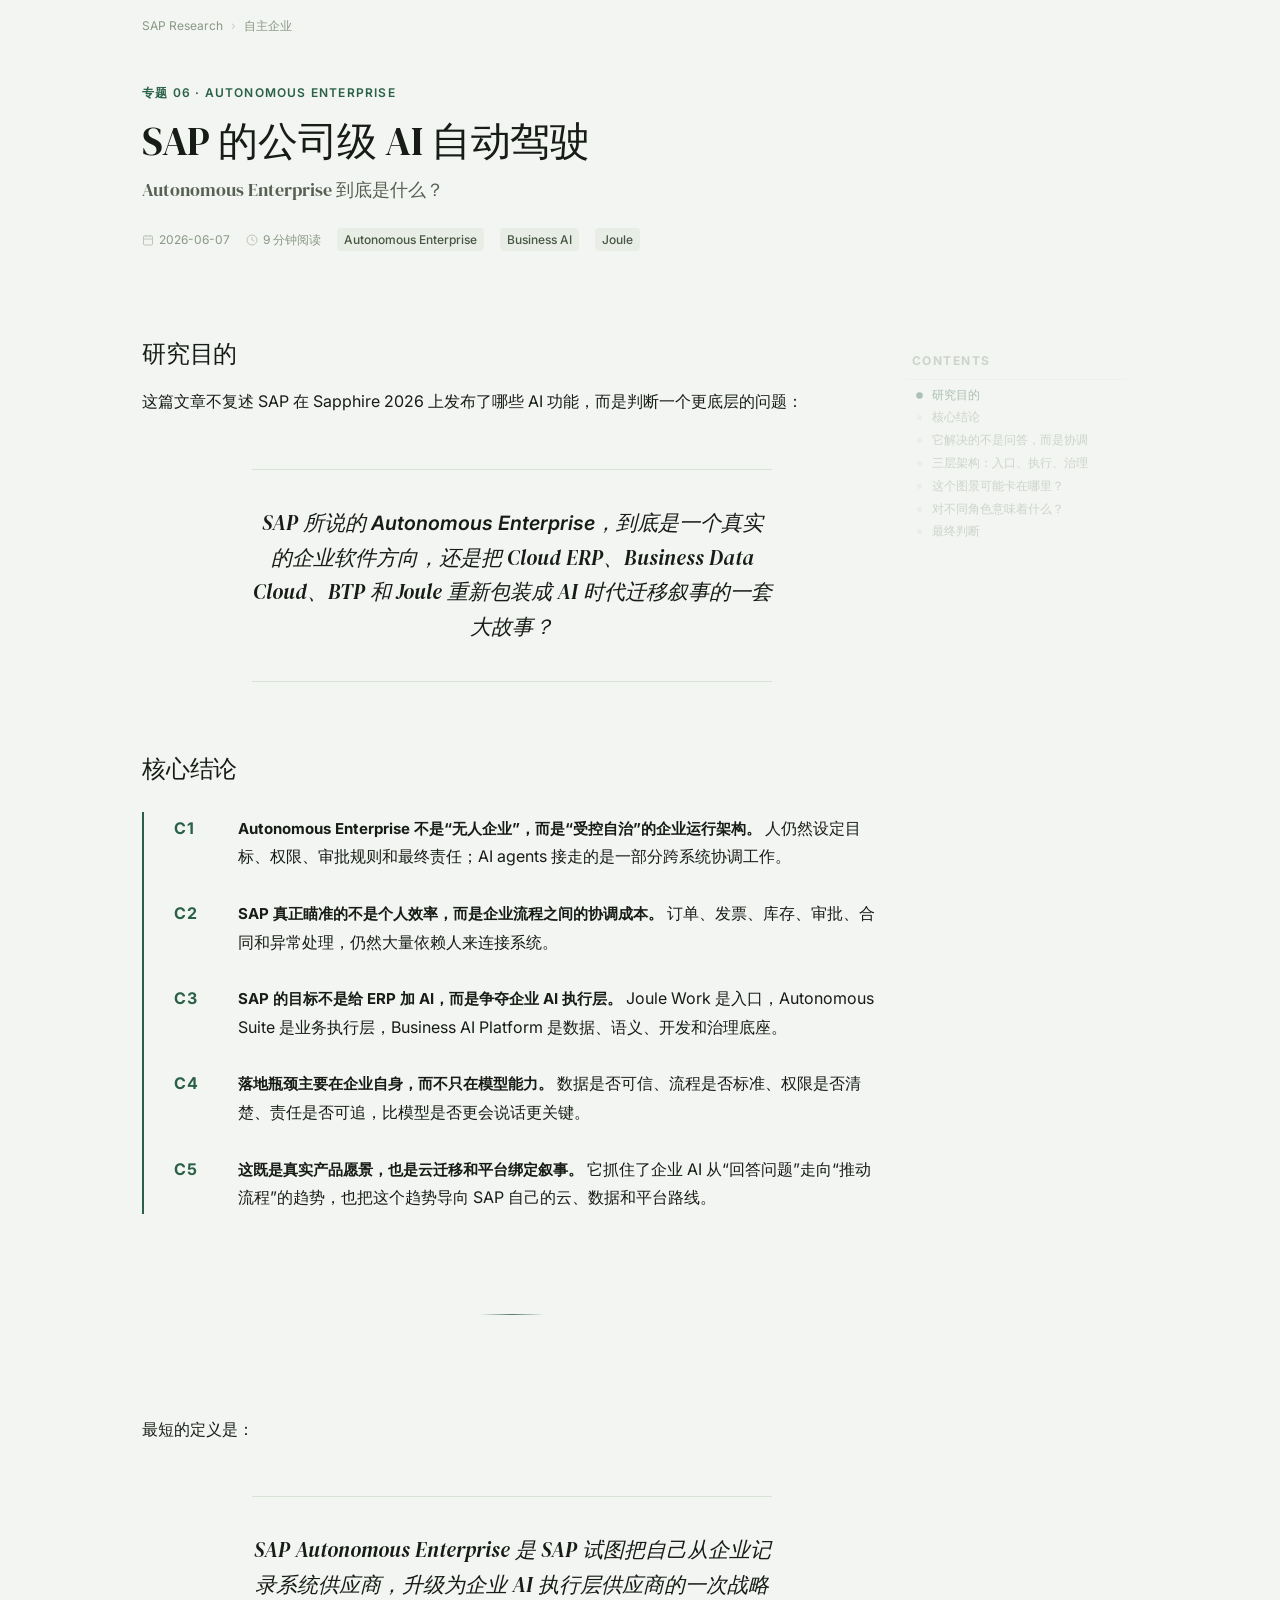
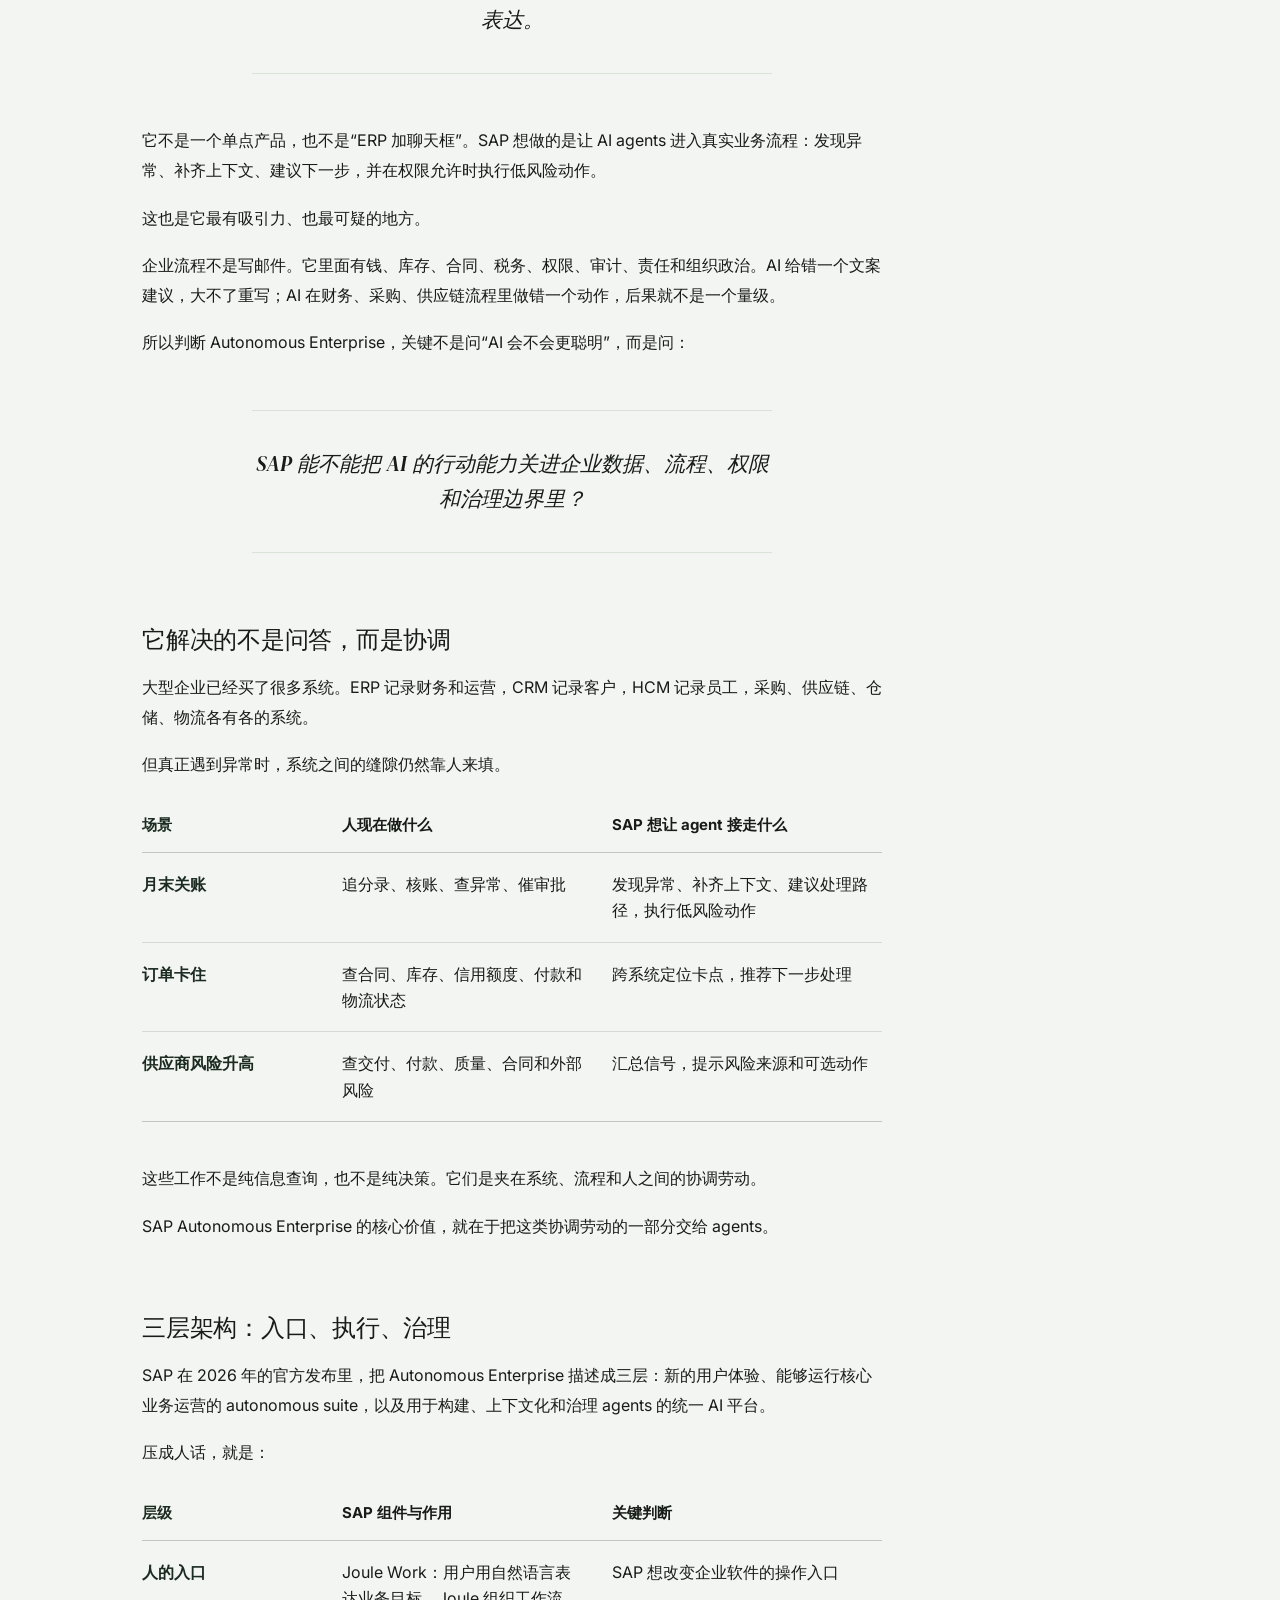
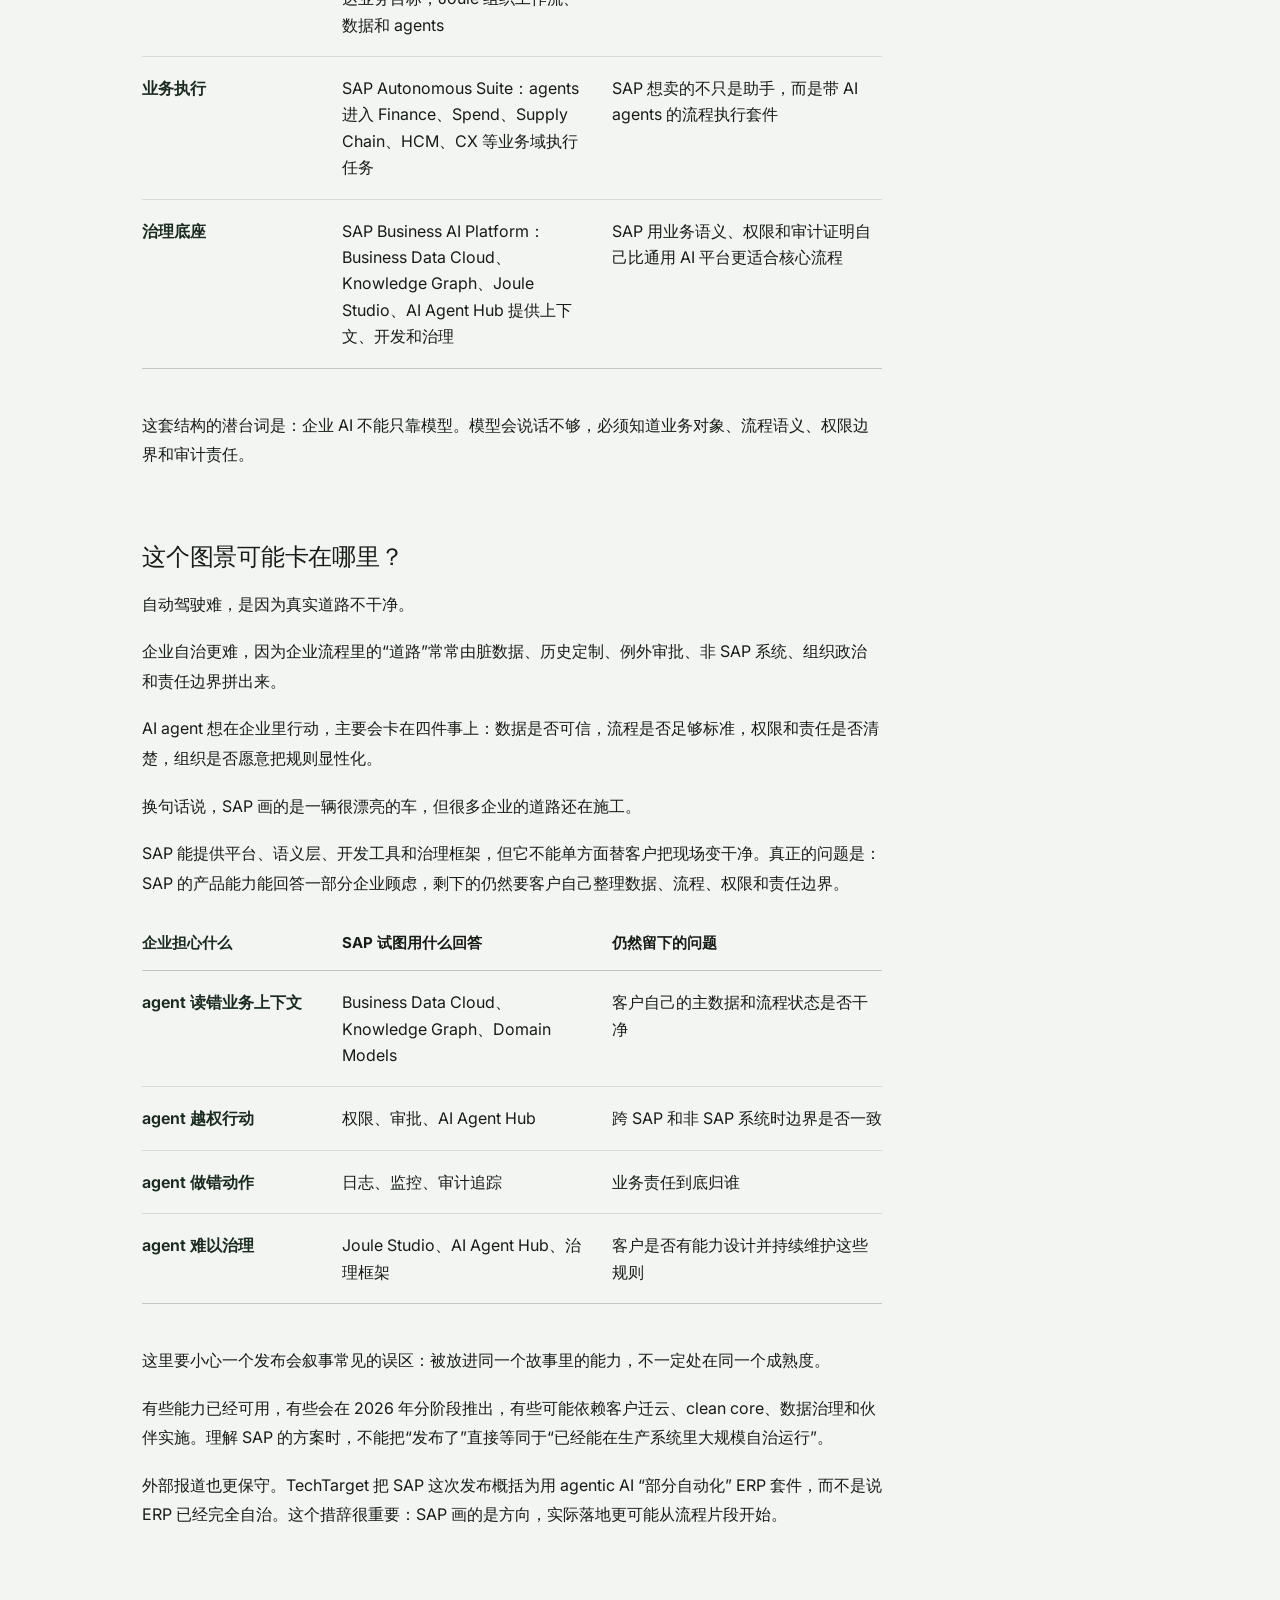
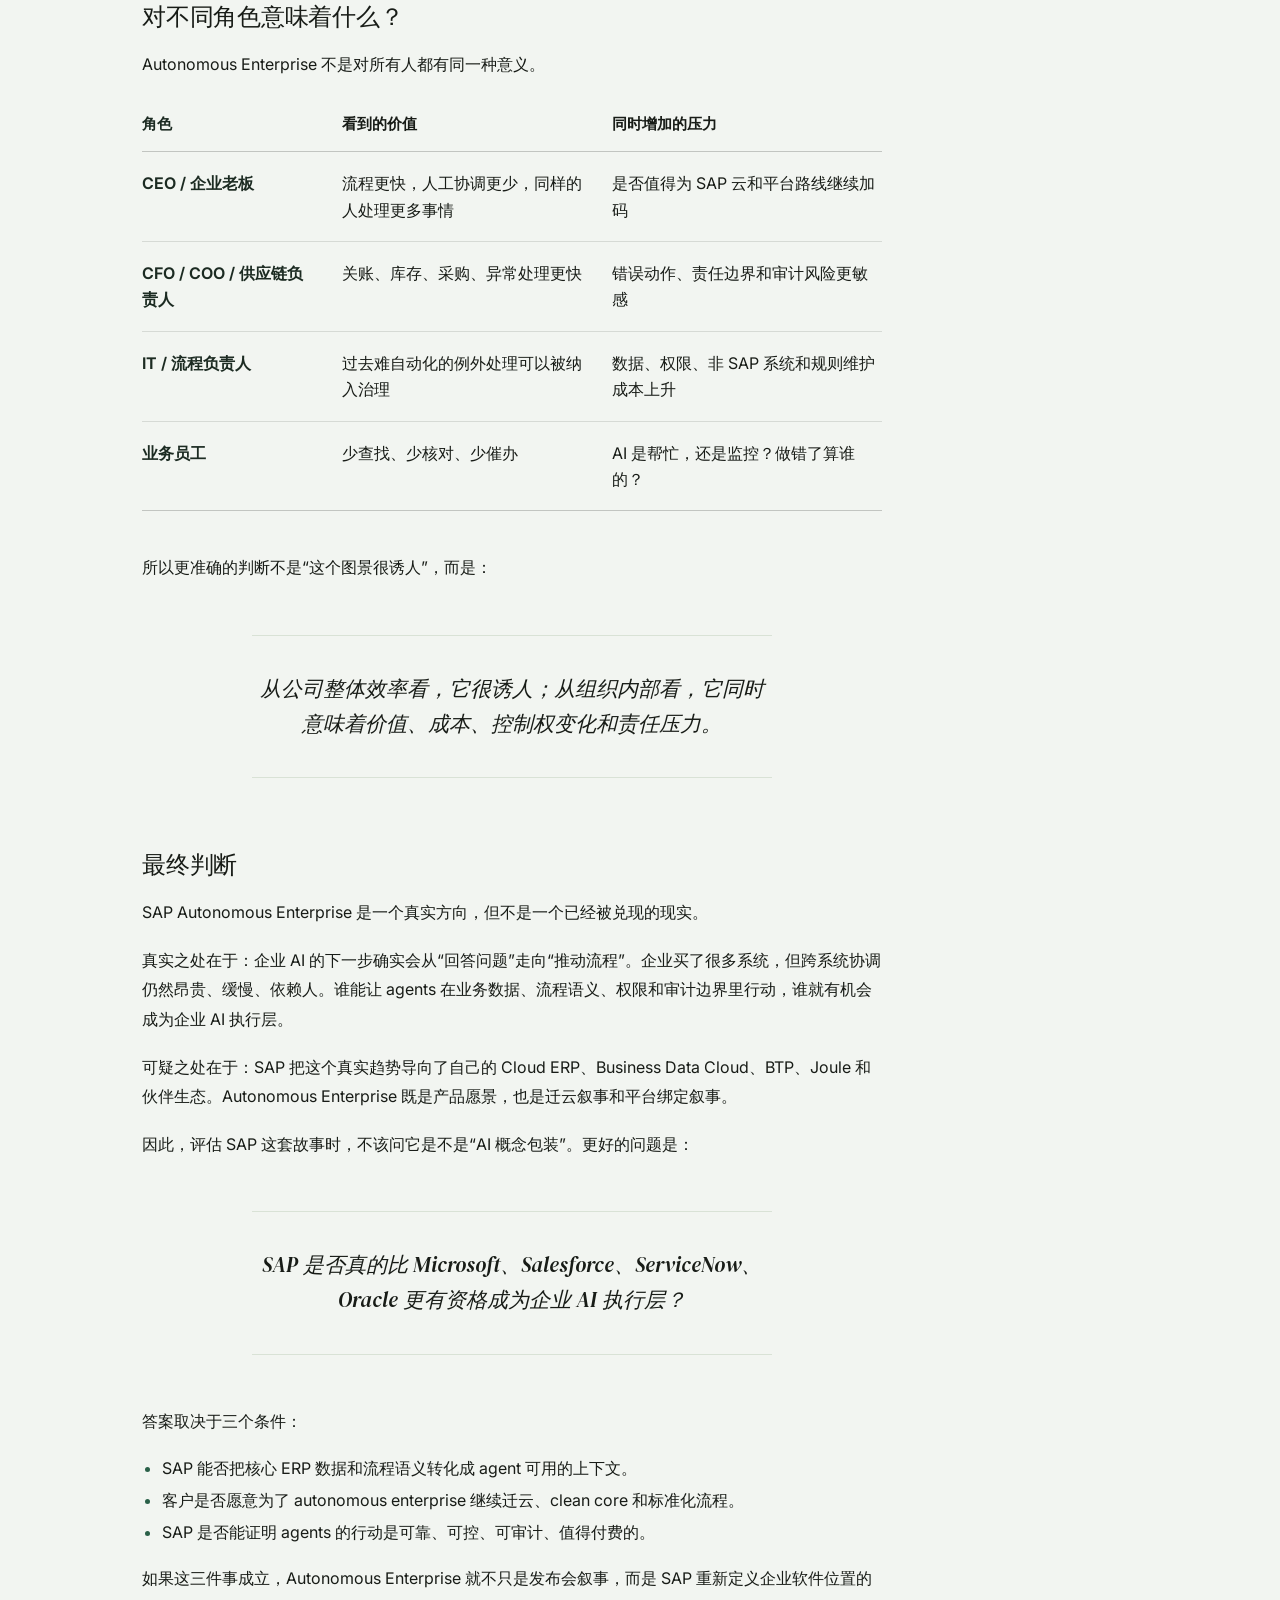
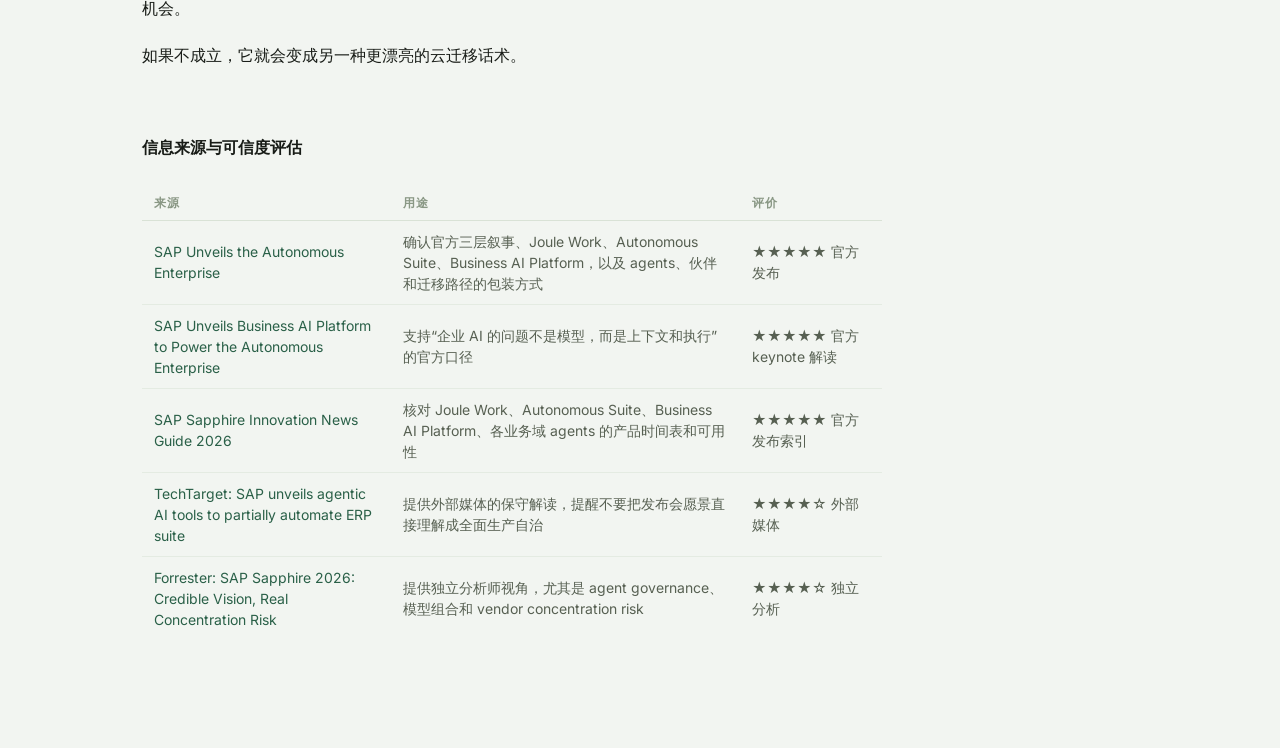
<file: topics/autonomous-enterprise.html>
<!DOCTYPE html>
<html lang="zh-CN">
<head>
  <meta charset="UTF-8">
  <meta name="viewport" content="width=device-width, initial-scale=1.0">
  <title>SAP 的公司级 AI 自动驾驶 — SAP Research</title>
  <link rel="stylesheet" href="../assets/style.css">
  <style>
    .conclusion-list {
      border-left: 2px solid var(--accent);
      margin: 28px 0 44px;
      padding: 2px 0 2px 30px;
      display: flex;
      flex-direction: column;
      gap: 28px;
    }
    .conclusion-item {
      display: grid;
      grid-template-columns: 42px minmax(0, 1fr);
      gap: 22px;
      align-items: start;
    }
    .conclusion-code {
      color: var(--accent);
      font-family: var(--font-sans);
      font-size: 16px;
      font-weight: 700;
      letter-spacing: .04em;
      line-height: 1.75;
    }
    .conclusion-text {
      color: var(--text-1);
      font-size: var(--fs-body);
      line-height: 1.78;
    }
    .conclusion-text strong {
      font-weight: 700;
      color: var(--text-1);
    }
    .article-section-divider {
      width: 64px;
      height: 1px;
      margin: 100px auto;
      background: linear-gradient(
        90deg,
        color-mix(in srgb, var(--accent) 0%, transparent),
        color-mix(in srgb, var(--accent) 80%, transparent) 50%,
        color-mix(in srgb, var(--accent) 0%, transparent)
      );
    }
    .article-comparison-table {
      width: 100%;
      margin: 34px 0 42px;
      border-collapse: collapse;
      table-layout: fixed;
      font-family: var(--font-sans);
    }
    .article-comparison-table thead {
      border-bottom: 1px solid color-mix(in srgb, var(--text-1) 22%, transparent);
    }
    .article-comparison-table th {
      padding: 0 28px 16px 0;
      color: var(--text-1);
      font-size: 15px;
      font-weight: 700;
      line-height: 1.45;
      text-align: left;
      letter-spacing: 0;
    }
    .article-comparison-table td {
      padding: 18px 28px 18px 0;
      border-bottom: 1px solid color-mix(in srgb, var(--text-2) 18%, transparent);
      color: var(--text-1);
      font-size: 16px;
      line-height: 1.65;
      vertical-align: top;
    }
    .article-comparison-table tbody tr:last-child td {
      border-bottom-color: color-mix(in srgb, var(--text-1) 22%, transparent);
    }
    .article-comparison-table th:first-child,
    .article-comparison-table td:first-child {
      width: 36%;
      color: color-mix(in srgb, var(--text-1) 78%, var(--accent));
      font-weight: 650;
    }
    .article-comparison-table th:first-child {
      font-weight: 700;
    }
    .article-comparison-table th:last-child,
    .article-comparison-table td:last-child {
      padding-right: 0;
    }
    .article-comparison-table th:nth-child(1):nth-last-child(3),
    .article-comparison-table th:nth-child(1):nth-last-child(3) ~ th,
    .article-comparison-table td:nth-child(1):nth-last-child(3),
    .article-comparison-table td:nth-child(1):nth-last-child(3) ~ td {
      width: auto;
    }
    .article-comparison-table th:nth-child(1):nth-last-child(3),
    .article-comparison-table td:nth-child(1):nth-last-child(3) {
      width: 27%;
    }
    .article-comparison-table th:nth-child(2):nth-last-child(2),
    .article-comparison-table td:nth-child(2):nth-last-child(2) {
      width: 36%;
    }
    .article-comparison-table th:nth-child(3):nth-last-child(1),
    .article-comparison-table td:nth-child(3):nth-last-child(1) {
      width: 37%;
    }
    @media (max-width: 720px) {
      .conclusion-list {
        padding-left: 18px;
        gap: 22px;
      }
      .conclusion-item {
        grid-template-columns: 34px minmax(0, 1fr);
        gap: 14px;
      }
      .conclusion-code {
        font-size: 14px;
      }
      .article-section-divider {
        width: 48px;
        margin: 100px auto;
      }
      .article-comparison-table {
        margin: 28px 0 36px;
      }
      .article-comparison-table th,
      .article-comparison-table td {
        padding-right: 16px;
      }
      .article-comparison-table th {
        font-size: 14px;
        padding-bottom: 14px;
      }
      .article-comparison-table td {
        padding-top: 16px;
        padding-bottom: 16px;
        font-size: 15px;
      }
      .article-comparison-table th:first-child,
      .article-comparison-table td:first-child {
        width: 38%;
      }
      .article-comparison-table th:nth-child(1):nth-last-child(3),
      .article-comparison-table td:nth-child(1):nth-last-child(3) {
        width: 30%;
      }
      .article-comparison-table th:nth-child(2):nth-last-child(2),
      .article-comparison-table td:nth-child(2):nth-last-child(2) {
        width: 34%;
      }
      .article-comparison-table th:nth-child(3):nth-last-child(1),
      .article-comparison-table td:nth-child(3):nth-last-child(1) {
        width: 36%;
      }
    }
  </style>
</head>
<body>

  <div id="nav-mount"></div>

  <div class="page-layout">

    <aside class="global-sidebar" id="sidebar-mount"></aside>

    <div class="page-content">
  <div class="article-wrap">

    <div class="breadcrumb">
      <a href="../index.html">SAP Research</a>
      <span class="breadcrumb-sep">›</span>
      <span>自主企业</span>
    </div>

    <header class="article-header">
      <div class="article-topic-label">专题 06 · Autonomous Enterprise</div>
      <h1 class="article-title">SAP 的公司级 AI 自动驾驶</h1>
      <p class="article-subtitle">Autonomous Enterprise 到底是什么？</p>
      <div class="article-meta">
        <span class="article-meta-item">
          <svg width="12" height="12" viewBox="0 0 24 24" fill="none" stroke="currentColor" stroke-width="2"><rect x="3" y="4" width="18" height="18" rx="2"/><line x1="16" y1="2" x2="16" y2="6"/><line x1="8" y1="2" x2="8" y2="6"/><line x1="3" y1="10" x2="21" y2="10"/></svg>
          2026-06-07
        </span>
        <span class="article-meta-item">
          <svg width="12" height="12" viewBox="0 0 24 24" fill="none" stroke="currentColor" stroke-width="2"><circle cx="12" cy="12" r="10"/><polyline points="12 6 12 12 16 14"/></svg>
          9 分钟阅读
        </span>
        <span class="tag">Autonomous Enterprise</span>
        <span class="tag">Business AI</span>
        <span class="tag">Joule</span>
      </div>
    </header>

    <div class="article-body">
      <div class="article-content">

<h2 id="研究目的">研究目的</h2>

<p>这篇文章不复述 SAP 在 Sapphire 2026 上发布了哪些 AI 功能，而是判断一个更底层的问题：</p>

<blockquote><p>SAP 所说的 <strong>Autonomous Enterprise</strong>，到底是一个真实的企业软件方向，还是把 Cloud ERP、Business Data Cloud、BTP 和 Joule 重新包装成 AI 时代迁移叙事的一套大故事？</p></blockquote>

<h2 id="核心结论">核心结论</h2>

<div class="conclusion-list">
  <div class="conclusion-item">
    <div class="conclusion-code">C1</div>
    <div class="conclusion-text"><strong>Autonomous Enterprise 不是“无人企业”，而是“受控自治”的企业运行架构。</strong> 人仍然设定目标、权限、审批规则和最终责任；AI agents 接走的是一部分跨系统协调工作。</div>
  </div>
  <div class="conclusion-item">
    <div class="conclusion-code">C2</div>
    <div class="conclusion-text"><strong>SAP 真正瞄准的不是个人效率，而是企业流程之间的协调成本。</strong> 订单、发票、库存、审批、合同和异常处理，仍然大量依赖人来连接系统。</div>
  </div>
  <div class="conclusion-item">
    <div class="conclusion-code">C3</div>
    <div class="conclusion-text"><strong>SAP 的目标不是给 ERP 加 AI，而是争夺企业 AI 执行层。</strong> Joule Work 是入口，Autonomous Suite 是业务执行层，Business AI Platform 是数据、语义、开发和治理底座。</div>
  </div>
  <div class="conclusion-item">
    <div class="conclusion-code">C4</div>
    <div class="conclusion-text"><strong>落地瓶颈主要在企业自身，而不只在模型能力。</strong> 数据是否可信、流程是否标准、权限是否清楚、责任是否可追，比模型是否更会说话更关键。</div>
  </div>
  <div class="conclusion-item">
    <div class="conclusion-code">C5</div>
    <div class="conclusion-text"><strong>这既是真实产品愿景，也是云迁移和平台绑定叙事。</strong> 它抓住了企业 AI 从“回答问题”走向“推动流程”的趋势，也把这个趋势导向 SAP 自己的云、数据和平台路线。</div>
  </div>
</div>

<div class="article-section-divider" aria-hidden="true"></div>

<p>最短的定义是：</p>

<blockquote><p>SAP Autonomous Enterprise 是 SAP 试图把自己从企业记录系统供应商，升级为企业 AI 执行层供应商的一次战略表达。</p></blockquote>

<p>它不是一个单点产品，也不是“ERP 加聊天框”。SAP 想做的是让 AI agents 进入真实业务流程：发现异常、补齐上下文、建议下一步，并在权限允许时执行低风险动作。</p>

<p>这也是它最有吸引力、也最可疑的地方。</p>

<p>企业流程不是写邮件。它里面有钱、库存、合同、税务、权限、审计、责任和组织政治。AI 给错一个文案建议，大不了重写；AI 在财务、采购、供应链流程里做错一个动作，后果就不是一个量级。</p>

<p>所以判断 Autonomous Enterprise，关键不是问“AI 会不会更聪明”，而是问：</p>

<blockquote><p>SAP 能不能把 AI 的行动能力关进企业数据、流程、权限和治理边界里？</p></blockquote>

<h2 id="它解决的不是问答-而是协调">它解决的不是问答，而是协调</h2>

<p>大型企业已经买了很多系统。ERP 记录财务和运营，CRM 记录客户，HCM 记录员工，采购、供应链、仓储、物流各有各的系统。</p>

<p>但真正遇到异常时，系统之间的缝隙仍然靠人来填。</p>

<table class="article-comparison-table">
  <thead><tr><th>场景</th><th>人现在做什么</th><th>SAP 想让 agent 接走什么</th></tr></thead>
  <tbody>
    <tr><td>月末关账</td><td>追分录、核账、查异常、催审批</td><td>发现异常、补齐上下文、建议处理路径，执行低风险动作</td></tr>
    <tr><td>订单卡住</td><td>查合同、库存、信用额度、付款和物流状态</td><td>跨系统定位卡点，推荐下一步处理</td></tr>
    <tr><td>供应商风险升高</td><td>查交付、付款、质量、合同和外部风险</td><td>汇总信号，提示风险来源和可选动作</td></tr>
  </tbody>
</table>

<p>这些工作不是纯信息查询，也不是纯决策。它们是夹在系统、流程和人之间的协调劳动。</p>

<p>SAP Autonomous Enterprise 的核心价值，就在于把这类协调劳动的一部分交给 agents。</p>

<h2 id="三层架构-入口-执行-治理">三层架构：入口、执行、治理</h2>

<p>SAP 在 2026 年的官方发布里，把 Autonomous Enterprise 描述成三层：新的用户体验、能够运行核心业务运营的 autonomous suite，以及用于构建、上下文化和治理 agents 的统一 AI 平台。</p>

<p>压成人话，就是：</p>

<table class="article-comparison-table">
  <thead><tr><th>层级</th><th>SAP 组件与作用</th><th>关键判断</th></tr></thead>
  <tbody>
    <tr><td>人的入口</td><td>Joule Work：用户用自然语言表达业务目标，Joule 组织工作流、数据和 agents</td><td>SAP 想改变企业软件的操作入口</td></tr>
    <tr><td>业务执行</td><td>SAP Autonomous Suite：agents 进入 Finance、Spend、Supply Chain、HCM、CX 等业务域执行任务</td><td>SAP 想卖的不只是助手，而是带 AI agents 的流程执行套件</td></tr>
    <tr><td>治理底座</td><td>SAP Business AI Platform：Business Data Cloud、Knowledge Graph、Joule Studio、AI Agent Hub 提供上下文、开发和治理</td><td>SAP 用业务语义、权限和审计证明自己比通用 AI 平台更适合核心流程</td></tr>
  </tbody>
</table>

<p>这套结构的潜台词是：企业 AI 不能只靠模型。模型会说话不够，必须知道业务对象、流程语义、权限边界和审计责任。</p>

<h2 id="这个图景可能卡在哪里">这个图景可能卡在哪里？</h2>

<p>自动驾驶难，是因为真实道路不干净。</p>

<p>企业自治更难，因为企业流程里的“道路”常常由脏数据、历史定制、例外审批、非 SAP 系统、组织政治和责任边界拼出来。</p>

<p>AI agent 想在企业里行动，主要会卡在四件事上：数据是否可信，流程是否足够标准，权限和责任是否清楚，组织是否愿意把规则显性化。</p>

<p>换句话说，SAP 画的是一辆很漂亮的车，但很多企业的道路还在施工。</p>

<p>SAP 能提供平台、语义层、开发工具和治理框架，但它不能单方面替客户把现场变干净。真正的问题是：SAP 的产品能力能回答一部分企业顾虑，剩下的仍然要客户自己整理数据、流程、权限和责任边界。</p>

<table class="article-comparison-table">
  <thead><tr><th>企业担心什么</th><th>SAP 试图用什么回答</th><th>仍然留下的问题</th></tr></thead>
  <tbody>
    <tr><td>agent 读错业务上下文</td><td>Business Data Cloud、Knowledge Graph、Domain Models</td><td>客户自己的主数据和流程状态是否干净</td></tr>
    <tr><td>agent 越权行动</td><td>权限、审批、AI Agent Hub</td><td>跨 SAP 和非 SAP 系统时边界是否一致</td></tr>
    <tr><td>agent 做错动作</td><td>日志、监控、审计追踪</td><td>业务责任到底归谁</td></tr>
    <tr><td>agent 难以治理</td><td>Joule Studio、AI Agent Hub、治理框架</td><td>客户是否有能力设计并持续维护这些规则</td></tr>
  </tbody>
</table>

<p>这里要小心一个发布会叙事常见的误区：被放进同一个故事里的能力，不一定处在同一个成熟度。</p>

<p>有些能力已经可用，有些会在 2026 年分阶段推出，有些可能依赖客户迁云、clean core、数据治理和伙伴实施。理解 SAP 的方案时，不能把“发布了”直接等同于“已经能在生产系统里大规模自治运行”。</p>

<p>外部报道也更保守。TechTarget 把 SAP 这次发布概括为用 agentic AI “部分自动化” ERP 套件，而不是说 ERP 已经完全自治。这个措辞很重要：SAP 画的是方向，实际落地更可能从流程片段开始。</p>

<h2 id="对不同角色意味着什么">对不同角色意味着什么？</h2>

<p>Autonomous Enterprise 不是对所有人都有同一种意义。</p>

<table class="article-comparison-table">
  <thead><tr><th>角色</th><th>看到的价值</th><th>同时增加的压力</th></tr></thead>
  <tbody>
    <tr><td>CEO / 企业老板</td><td>流程更快，人工协调更少，同样的人处理更多事情</td><td>是否值得为 SAP 云和平台路线继续加码</td></tr>
    <tr><td>CFO / COO / 供应链负责人</td><td>关账、库存、采购、异常处理更快</td><td>错误动作、责任边界和审计风险更敏感</td></tr>
    <tr><td>IT / 流程负责人</td><td>过去难自动化的例外处理可以被纳入治理</td><td>数据、权限、非 SAP 系统和规则维护成本上升</td></tr>
    <tr><td>业务员工</td><td>少查找、少核对、少催办</td><td>AI 是帮忙，还是监控？做错了算谁的？</td></tr>
  </tbody>
</table>

<p>所以更准确的判断不是“这个图景很诱人”，而是：</p>

<blockquote><p>从公司整体效率看，它很诱人；从组织内部看，它同时意味着价值、成本、控制权变化和责任压力。</p></blockquote>

<h2 id="最终判断">最终判断</h2>

<p>SAP Autonomous Enterprise 是一个真实方向，但不是一个已经被兑现的现实。</p>

<p>真实之处在于：企业 AI 的下一步确实会从“回答问题”走向“推动流程”。企业买了很多系统，但跨系统协调仍然昂贵、缓慢、依赖人。谁能让 agents 在业务数据、流程语义、权限和审计边界里行动，谁就有机会成为企业 AI 执行层。</p>

<p>可疑之处在于：SAP 把这个真实趋势导向了自己的 Cloud ERP、Business Data Cloud、BTP、Joule 和伙伴生态。Autonomous Enterprise 既是产品愿景，也是迁云叙事和平台绑定叙事。</p>

<p>因此，评估 SAP 这套故事时，不该问它是不是“AI 概念包装”。更好的问题是：</p>

<blockquote><p>SAP 是否真的比 Microsoft、Salesforce、ServiceNow、Oracle 更有资格成为企业 AI 执行层？</p></blockquote>

<p>答案取决于三个条件：</p>

<ul>
  <li>SAP 能否把核心 ERP 数据和流程语义转化成 agent 可用的上下文。</li>
  <li>客户是否愿意为了 autonomous enterprise 继续迁云、clean core 和标准化流程。</li>
  <li>SAP 是否能证明 agents 的行动是可靠、可控、可审计、值得付费的。</li>
</ul>

<p>如果这三件事成立，Autonomous Enterprise 就不只是发布会叙事，而是 SAP 重新定义企业软件位置的机会。</p>

<p>如果不成立，它就会变成另一种更漂亮的云迁移话术。</p>

<div class="article-end">
  <div class="article-end-section">
    <div class="article-end-label">信息来源与可信度评估</div>
    <table class="data-table">
      <thead><tr><th>来源</th><th>用途</th><th>评价</th></tr></thead>
      <tbody>
        <tr><td><a href="https://news.sap.com/2026/05/sap-sapphire-sap-unveils-autonomous-enterprise/" target="_blank" rel="noopener noreferrer" style="color:var(--accent)">SAP Unveils the Autonomous Enterprise</a></td><td>确认官方三层叙事、Joule Work、Autonomous Suite、Business AI Platform，以及 agents、伙伴和迁移路径的包装方式</td><td>★★★★★ 官方发布</td></tr>
        <tr><td><a href="https://news.sap.com/2026/05/sap-sapphire-keynote-business-ai-platform-power-autonomous-enterprise/" target="_blank" rel="noopener noreferrer" style="color:var(--accent)">SAP Unveils Business AI Platform to Power the Autonomous Enterprise</a></td><td>支持“企业 AI 的问题不是模型，而是上下文和执行”的官方口径</td><td>★★★★★ 官方 keynote 解读</td></tr>
        <tr><td><a href="https://www.sap.com/topics/events/sapphire/innovation-news-guide-2026" target="_blank" rel="noopener noreferrer" style="color:var(--accent)">SAP Sapphire Innovation News Guide 2026</a></td><td>核对 Joule Work、Autonomous Suite、Business AI Platform、各业务域 agents 的产品时间表和可用性</td><td>★★★★★ 官方发布索引</td></tr>
        <tr><td><a href="https://www.techtarget.com/searcherp/news/366642871/SAP-unveils-agentic-AI-tools-to-partially-automate-ERP-suite" target="_blank" rel="noopener noreferrer" style="color:var(--accent)">TechTarget: SAP unveils agentic AI tools to partially automate ERP suite</a></td><td>提供外部媒体的保守解读，提醒不要把发布会愿景直接理解成全面生产自治</td><td>★★★★☆ 外部媒体</td></tr>
        <tr><td><a href="https://www.forrester.com/blogs/sap-sapphire-2026-the-autonomous-enterprise-is-credible-but-it-comes-with-concentration-risk/" target="_blank" rel="noopener noreferrer" style="color:var(--accent)">Forrester: SAP Sapphire 2026: Credible Vision, Real Concentration Risk</a></td><td>提供独立分析师视角，尤其是 agent governance、模型组合和 vendor concentration risk</td><td>★★★★☆ 独立分析</td></tr>
      </tbody>
    </table>
  </div>
</div>

      </div>
      <aside class="toc-panel">
        <div class="toc-inner" id="toc"></div>
      </aside>
    </div>

  </div>
    </div>

  </div>

  <script src="../config.js?v=20260607-map-asset"></script>
  <script src="../assets/script.js?v=20260607-map-asset"></script>
</body>
</html>
</file>
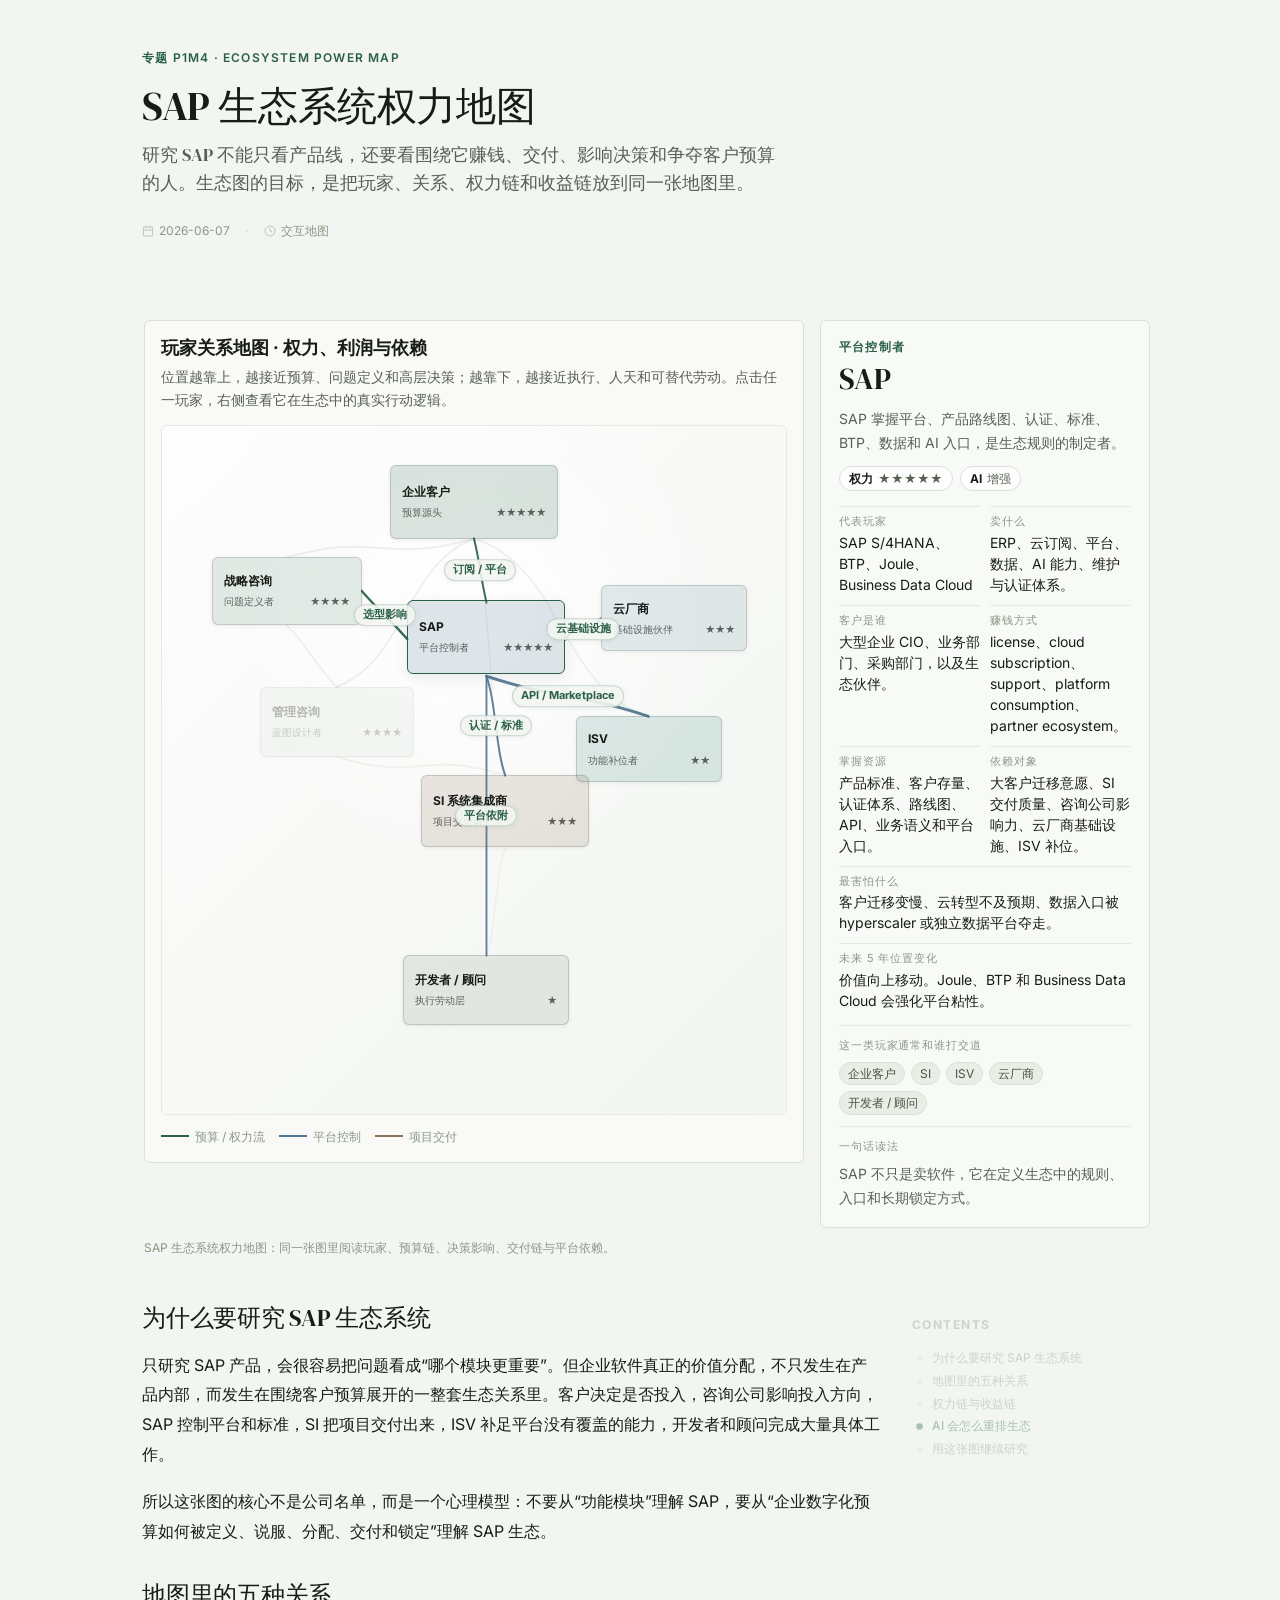
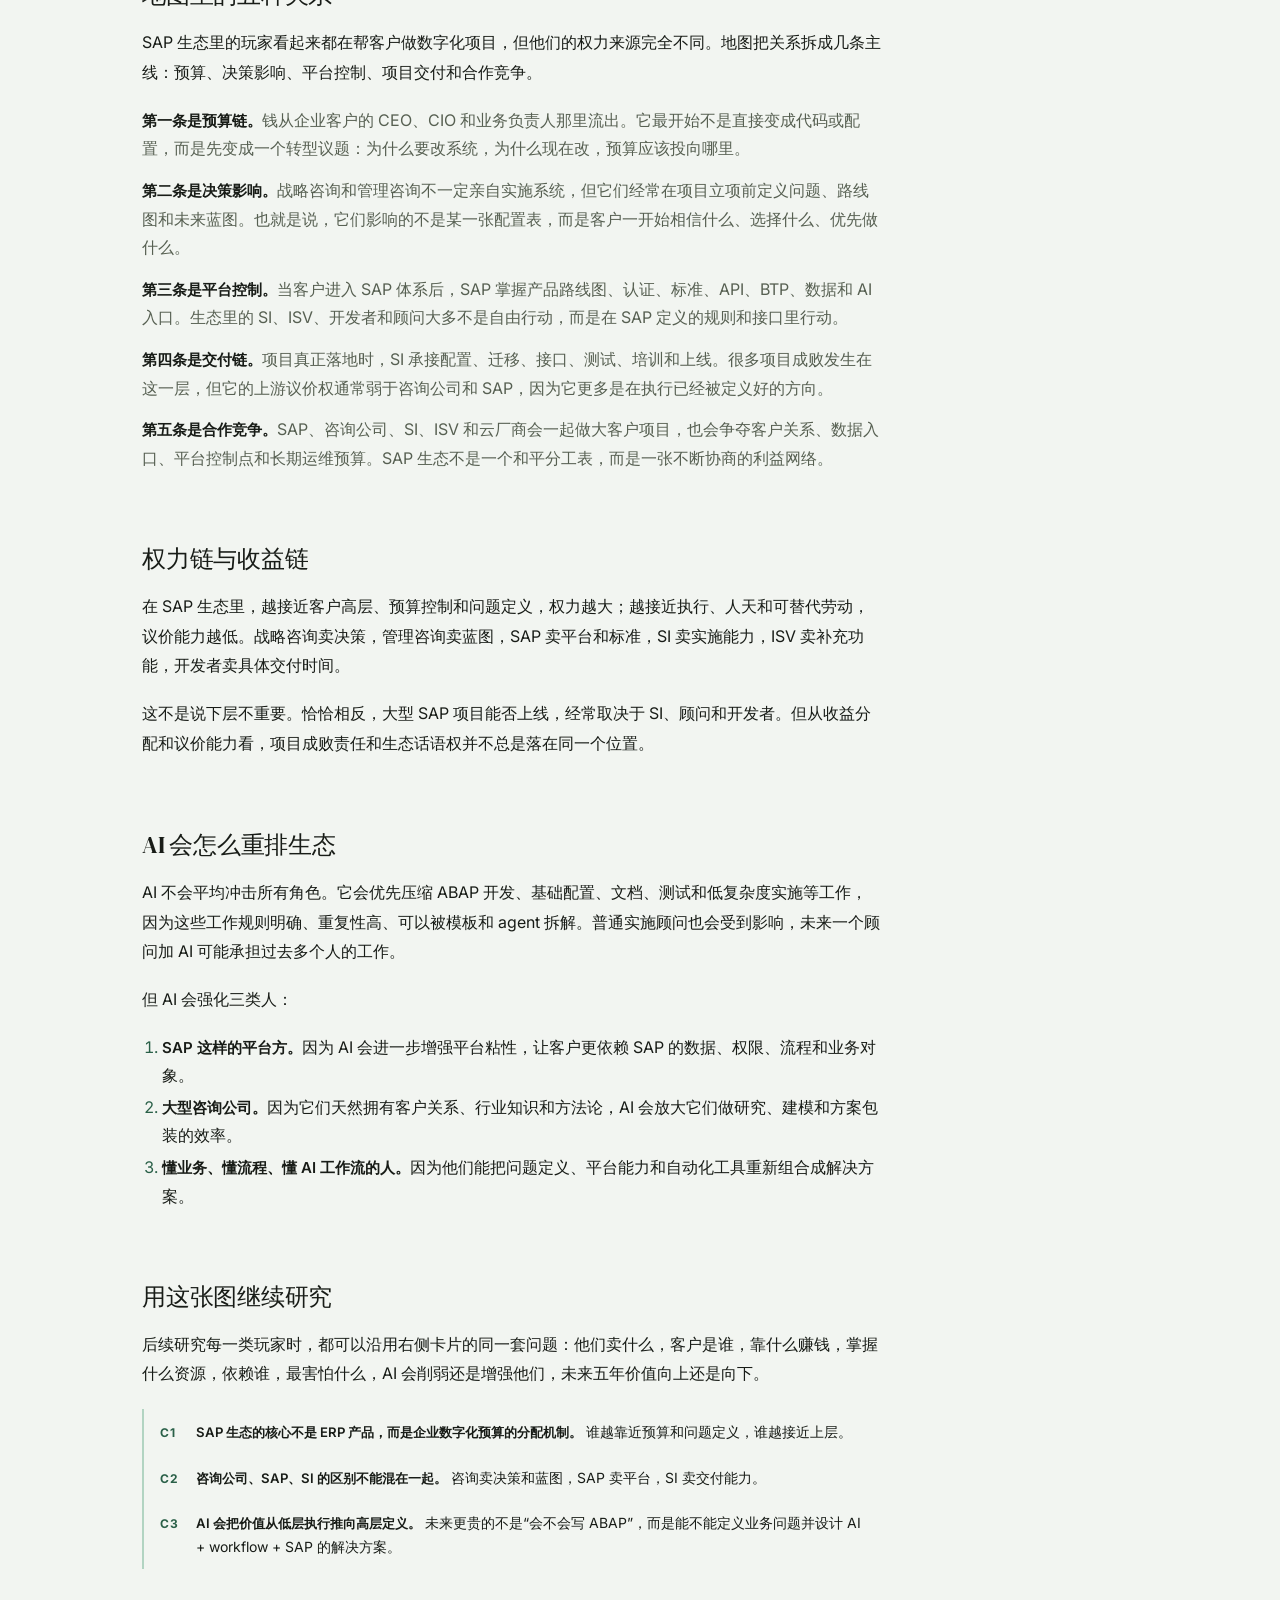
<file: topics/ecosystem-map.html>
<!DOCTYPE html>
<html lang="zh-CN">
<head>
  <meta charset="UTF-8">
  <meta name="viewport" content="width=device-width, initial-scale=1.0">
  <title>SAP 生态系统权力地图 — SAP Research</title>
  <link rel="stylesheet" href="../assets/style.css">
  <style>
    .ecosystem-asset {
      width: min(1320px, calc(100vw - 288px));
      margin: -8px 0 46px 50%;
      transform: translateX(-50%);
    }
    .ecosystem-shell {
      display: grid;
      grid-template-columns: minmax(660px, 1fr) minmax(330px, 410px);
      gap: 16px;
      align-items: start;
    }
    .ecosystem-panel,
    .player-panel {
      border: 1px solid var(--border);
      border-radius: var(--radius);
      background: rgba(255,255,255,.48);
    }
    .ecosystem-panel {
      padding: 16px;
    }
    .map-toolbar {
      display: flex;
      justify-content: space-between;
      gap: 16px;
      align-items: flex-start;
      margin-bottom: 14px;
    }
    .map-title {
      font-size: var(--fs-heading-sm);
      line-height: 1.25;
      color: var(--text-1);
      font-weight: 700;
    }
    .map-subtitle {
      max-width: 680px;
      margin-top: 5px;
      font-size: var(--fs-ui);
      line-height: 1.65;
      color: var(--text-2);
    }
    .ecosystem-map {
      position: relative;
      height: 690px;
      border: 1px solid var(--border-light);
      border-radius: var(--radius);
      background:
        radial-gradient(circle at 50% 28%, rgba(255,255,255,.86), transparent 42%),
        linear-gradient(135deg, rgba(255,255,255,.68), rgba(232,238,231,.42));
      overflow: hidden;
    }
    .ecosystem-lines {
      position: absolute;
      inset: 0;
      width: 100%;
      height: 100%;
      z-index: 1;
      pointer-events: none;
    }
    .relation-line {
      fill: none;
      stroke: var(--line-color);
      stroke-width: 2;
      stroke-linecap: round;
      stroke-dasharray: var(--dash, 0);
      opacity: .5;
      transition: opacity var(--transition), stroke-width var(--transition);
    }
    .relation-line.dimmed {
      opacity: .08;
    }
    .relation-line.highlight {
      opacity: .92;
      stroke-width: 3;
    }
    .relation-label {
      position: absolute;
      z-index: 4;
      transform: translate(-50%, -50%);
      max-width: 120px;
      padding: 3px 8px;
      border: 1px solid rgba(42,96,72,.22);
      border-radius: 99px;
      background: rgba(242,245,241,.9);
      box-shadow: 0 1px 5px rgba(0,0,0,.06);
      color: var(--accent);
      font-size: 11px;
      line-height: 1.25;
      font-weight: 700;
      text-align: center;
      white-space: nowrap;
      opacity: 0;
      pointer-events: none;
      transition: opacity var(--transition), border-color var(--transition), background var(--transition);
    }
    .relation-label.visible {
      opacity: 1;
    }
    .player-node {
      position: absolute;
      z-index: 2;
      width: var(--node-w);
      min-height: var(--node-h);
      transform: translate(-50%, -50%);
      padding: 10px 11px;
      border: 1px solid rgba(24,28,23,.16);
      border-radius: var(--radius);
      background: var(--node-bg);
      box-shadow: 0 1px 4px rgba(0,0,0,.07);
      color: var(--text-1);
      text-align: left;
      font-family: var(--font-sans);
      cursor: pointer;
      transition: transform var(--transition), box-shadow var(--transition), border-color var(--transition), opacity var(--transition);
    }
    .player-node:hover,
    .player-node.active {
      transform: translate(-50%, -50%) translateY(-2px);
      border-color: var(--accent);
      box-shadow: var(--shadow-md);
    }
    .player-node.dimmed {
      opacity: .3;
    }
    .node-title {
      display: block;
      font-size: var(--fs-annotation);
      line-height: 1.18;
      font-weight: 700;
      color: var(--text-1);
    }
    .node-meta {
      display: flex;
      justify-content: space-between;
      gap: 8px;
      margin-top: 7px;
      color: rgba(24,28,23,.66);
      font-size: 10px;
      line-height: 1.25;
    }
    .node-score {
      flex-shrink: 0;
      font-weight: 700;
    }
    .map-legend {
      display: flex;
      flex-wrap: wrap;
      gap: 8px 14px;
      margin-top: 12px;
      color: var(--text-3);
      font-size: var(--fs-annotation);
    }
    .legend-item {
      display: inline-flex;
      align-items: center;
      gap: 6px;
    }
    .legend-line {
      width: 28px;
      height: 0;
      border-top: 2px solid var(--legend-color);
    }
    .legend-line.dashed {
      border-top-style: dashed;
    }
    .player-panel {
      position: sticky;
      top: calc(var(--nav-h) + 16px);
      min-height: 640px;
      padding: 18px;
    }
    .detail-kicker {
      margin-bottom: 8px;
      color: var(--accent);
      font-size: var(--fs-annotation);
      line-height: 1.3;
      letter-spacing: .1em;
      text-transform: uppercase;
      font-weight: 700;
    }
    .detail-title {
      margin: 0 0 12px;
      color: var(--text-1);
      font-family: var(--font-serif);
      font-size: 30px;
      line-height: 1.08;
      font-weight: 400;
    }
    .detail-summary {
      margin: 0 0 15px;
      color: var(--text-2);
      font-size: var(--fs-ui);
      line-height: 1.7;
    }
    .detail-badges {
      display: flex;
      flex-wrap: wrap;
      gap: 7px;
      margin: -4px 0 15px;
    }
    .detail-badge {
      display: inline-flex;
      align-items: center;
      min-height: 25px;
      padding: 4px 9px;
      border: 1px solid var(--border);
      border-radius: 99px;
      background: rgba(255,255,255,.58);
      color: var(--text-2);
      font-size: var(--fs-annotation);
      line-height: 1.3;
    }
    .detail-badge strong {
      margin-right: 5px;
      color: var(--text-1);
    }
    .detail-grid {
      display: grid;
      grid-template-columns: repeat(2, minmax(0, 1fr));
      gap: 10px;
      margin-bottom: 14px;
    }
    .detail-item {
      border-top: 1px solid var(--border-light);
      padding-top: 8px;
    }
    .detail-item.wide {
      grid-column: 1 / -1;
    }
    .detail-label {
      display: block;
      margin-bottom: 3px;
      color: var(--text-3);
      font-size: 11px;
      line-height: 1.25;
      letter-spacing: .08em;
      text-transform: uppercase;
    }
    .detail-value {
      display: block;
      color: var(--text-1);
      font-size: var(--fs-ui);
      line-height: 1.5;
    }
    .detail-section {
      border-top: 1px solid var(--border-light);
      margin-top: 11px;
      padding-top: 11px;
    }
    .detail-section-title {
      margin-bottom: 7px;
      color: var(--text-3);
      font-size: 11px;
      letter-spacing: .08em;
      text-transform: uppercase;
    }
    .detail-note {
      margin: 0;
      color: var(--text-2);
      font-size: var(--fs-ui);
      line-height: 1.65;
    }
    .chip-list {
      display: flex;
      flex-wrap: wrap;
      gap: 6px;
    }
    .detail-chip {
      display: inline-flex;
      align-items: center;
      min-height: 23px;
      padding: 3px 8px;
      border: 1px solid var(--border);
      border-radius: 99px;
      background: var(--tag-bg);
      color: var(--tag-text);
      font-size: var(--fs-annotation);
      line-height: 1.3;
    }
    .framework-chapter {
      margin: 32px 0 38px;
      padding-top: 2px;
    }
    .framework-intro {
      max-width: 840px;
      margin: 0 0 18px;
      color: var(--text-2);
      font-size: var(--fs-body);
      line-height: 1.78;
    }
    .relationship-flow {
      max-width: 840px;
      margin: 14px 0 24px;
    }
    .relationship-flow p {
      margin: 0 0 13px;
      color: var(--text-2);
      font-size: var(--fs-body);
      line-height: 1.78;
    }
    .relationship-flow strong {
      color: var(--text-1);
      font-weight: 600;
    }
    .conclusion-list {
      display: flex;
      flex-direction: column;
      margin: 20px 0 28px;
      border-left: 2px solid var(--accent-border);
    }
    .conclusion-item {
      display: flex;
      gap: 14px;
      align-items: baseline;
      padding: 11px 16px;
    }
    .conclusion-num {
      flex-shrink: 0;
      width: 22px;
      color: var(--accent);
      font-size: var(--fs-annotation);
      font-weight: 700;
      letter-spacing: .08em;
    }
    .conclusion-text {
      color: var(--text-1);
      font-size: var(--fs-ui);
      line-height: 1.65;
    }
    @media (max-width: 1100px) {
      .ecosystem-asset {
        width: min(920px, calc(100vw - 32px));
      }
      .ecosystem-shell {
        grid-template-columns: 1fr;
      }
      .player-panel {
        position: static;
        min-height: auto;
      }
    }
    @media (max-width: 760px) {
      .ecosystem-asset {
        width: calc(100vw - 24px);
      }
      .map-toolbar {
        flex-direction: column;
      }
      .ecosystem-map {
        height: auto;
        padding: 12px;
        display: grid;
        gap: 9px;
        overflow: visible;
      }
      .ecosystem-lines,
      .relation-label {
        display: none;
      }
      .player-node {
        position: static;
        width: 100% !important;
        min-height: 58px !important;
        transform: none;
      }
      .player-node:hover,
      .player-node.active {
        transform: none;
      }
      .detail-grid {
        grid-template-columns: 1fr;
      }
    }
  </style>
</head>
<body>
  <div id="nav-mount"></div>

  <div class="page-layout">
    <div class="page-content">
      <div class="article-wrap">
        <header class="article-header">
          <div class="article-topic-label">专题 P1M4 · Ecosystem Power Map</div>
          <h1 class="article-title">SAP 生态系统权力地图</h1>
          <p class="article-subtitle">研究 SAP 不能只看产品线，还要看围绕它赚钱、交付、影响决策和争夺客户预算的人。生态图的目标，是把玩家、关系、权力链和收益链放到同一张地图里。</p>
          <div class="article-meta">
            <span class="article-meta-item">
              <svg width="12" height="12" viewBox="0 0 24 24" fill="none" stroke="currentColor" stroke-width="2"><rect x="3" y="4" width="18" height="18" rx="2"/><line x1="16" y1="2" x2="16" y2="6"/><line x1="8" y1="2" x2="8" y2="6"/><line x1="3" y1="10" x2="21" y2="10"/></svg>
              2026-06-07
            </span>
            <span class="article-meta-divider"></span>
            <span class="article-meta-item">
              <svg width="12" height="12" viewBox="0 0 24 24" fill="none" stroke="currentColor" stroke-width="2"><circle cx="12" cy="12" r="10"/><polyline points="12 6 12 12 16 14"/></svg>
              交互地图
            </span>
          </div>
        </header>

        <figure class="ecosystem-asset article-figure" id="sap-ecosystem-power-map" data-asset-type="interactive-map">
          <section class="ecosystem-shell" aria-label="SAP 生态系统玩家关系地图">
            <div class="ecosystem-panel">
              <div class="map-toolbar">
                <div>
                  <div class="map-title">玩家关系地图 · 权力、利润与依赖</div>
                  <div class="map-subtitle">位置越靠上，越接近预算、问题定义和高层决策；越靠下，越接近执行、人天和可替代劳动。点击任一玩家，右侧查看它在生态中的真实行动逻辑。</div>
                </div>
              </div>

              <div class="ecosystem-map" id="ecosystem-map">
                <svg class="ecosystem-lines" viewBox="0 0 1000 690" preserveAspectRatio="none" aria-hidden="true"></svg>
              </div>

              <div class="map-legend" aria-label="图例">
                <span class="legend-item"><span class="legend-line" style="--legend-color:#2A6048"></span>预算 / 权力流</span>
                <span class="legend-item"><span class="legend-line" style="--legend-color:#537791"></span>平台控制</span>
                <span class="legend-item"><span class="legend-line" style="--legend-color:#8E735B"></span>项目交付</span>
              </div>
            </div>

            <aside class="player-panel" id="player-detail" aria-live="polite">
              <div class="detail-kicker" id="detail-layer"></div>
              <h2 class="detail-title" id="detail-title"></h2>
              <p class="detail-summary" id="detail-summary"></p>
              <div class="detail-badges">
                <span class="detail-badge"><strong>权力</strong><span id="detail-power"></span></span>
                <span class="detail-badge"><strong>AI</strong><span id="detail-ai-badge"></span></span>
              </div>
              <div class="detail-grid">
                <div class="detail-item">
                  <span class="detail-label">代表玩家</span>
                  <span class="detail-value" id="detail-examples"></span>
                </div>
                <div class="detail-item">
                  <span class="detail-label">卖什么</span>
                  <span class="detail-value" id="detail-sells"></span>
                </div>
                <div class="detail-item">
                  <span class="detail-label">客户是谁</span>
                  <span class="detail-value" id="detail-customers"></span>
                </div>
                <div class="detail-item">
                  <span class="detail-label">赚钱方式</span>
                  <span class="detail-value" id="detail-money"></span>
                </div>
                <div class="detail-item">
                  <span class="detail-label">掌握资源</span>
                  <span class="detail-value" id="detail-resources"></span>
                </div>
                <div class="detail-item">
                  <span class="detail-label">依赖对象</span>
                  <span class="detail-value" id="detail-depends"></span>
                </div>
                <div class="detail-item wide">
                  <span class="detail-label">最害怕什么</span>
                  <span class="detail-value" id="detail-fear"></span>
                </div>
                <div class="detail-item wide">
                  <span class="detail-label">未来 5 年位置变化</span>
                  <span class="detail-value" id="detail-future"></span>
                </div>
              </div>
              <div class="detail-section">
                <div class="detail-section-title">这一类玩家通常和谁打交道</div>
                <div class="chip-list" id="detail-relations"></div>
              </div>
              <div class="detail-section">
                <div class="detail-section-title">一句话读法</div>
                <p class="detail-note" id="detail-reading"></p>
              </div>
            </aside>
          </section>
          <figcaption>SAP 生态系统权力地图：同一张图里阅读玩家、预算链、决策影响、交付链与平台依赖。</figcaption>
        </figure>

        <div class="article-body">
          <div class="article-content">
            <h2 id="why-ecosystem">为什么要研究 SAP 生态系统</h2>
            <p>只研究 SAP 产品，会很容易把问题看成“哪个模块更重要”。但企业软件真正的价值分配，不只发生在产品内部，而发生在围绕客户预算展开的一整套生态关系里。客户决定是否投入，咨询公司影响投入方向，SAP 控制平台和标准，SI 把项目交付出来，ISV 补足平台没有覆盖的能力，开发者和顾问完成大量具体工作。</p>
            <p>所以这张图的核心不是公司名单，而是一个心理模型：不要从“功能模块”理解 SAP，要从“企业数字化预算如何被定义、说服、分配、交付和锁定”理解 SAP 生态。</p>

            <section class="framework-chapter">
              <h2 id="relationship-types">地图里的五种关系</h2>
              <p class="framework-intro">SAP 生态里的玩家看起来都在帮客户做数字化项目，但他们的权力来源完全不同。地图把关系拆成几条主线：预算、决策影响、平台控制、项目交付和合作竞争。</p>
              <div class="relationship-flow">
                <p><strong>第一条是预算链。</strong>钱从企业客户的 CEO、CIO 和业务负责人那里流出。它最开始不是直接变成代码或配置，而是先变成一个转型议题：为什么要改系统，为什么现在改，预算应该投向哪里。</p>
                <p><strong>第二条是决策影响。</strong>战略咨询和管理咨询不一定亲自实施系统，但它们经常在项目立项前定义问题、路线图和未来蓝图。也就是说，它们影响的不是某一张配置表，而是客户一开始相信什么、选择什么、优先做什么。</p>
                <p><strong>第三条是平台控制。</strong>当客户进入 SAP 体系后，SAP 掌握产品路线图、认证、标准、API、BTP、数据和 AI 入口。生态里的 SI、ISV、开发者和顾问大多不是自由行动，而是在 SAP 定义的规则和接口里行动。</p>
                <p><strong>第四条是交付链。</strong>项目真正落地时，SI 承接配置、迁移、接口、测试、培训和上线。很多项目成败发生在这一层，但它的上游议价权通常弱于咨询公司和 SAP，因为它更多是在执行已经被定义好的方向。</p>
                <p><strong>第五条是合作竞争。</strong>SAP、咨询公司、SI、ISV 和云厂商会一起做大客户项目，也会争夺客户关系、数据入口、平台控制点和长期运维预算。SAP 生态不是一个和平分工表，而是一张不断协商的利益网络。</p>
              </div>
            </section>

            <h2 id="power-chain">权力链与收益链</h2>
            <p>在 SAP 生态里，越接近客户高层、预算控制和问题定义，权力越大；越接近执行、人天和可替代劳动，议价能力越低。战略咨询卖决策，管理咨询卖蓝图，SAP 卖平台和标准，SI 卖实施能力，ISV 卖补充功能，开发者卖具体交付时间。</p>
            <p>这不是说下层不重要。恰恰相反，大型 SAP 项目能否上线，经常取决于 SI、顾问和开发者。但从收益分配和议价能力看，项目成败责任和生态话语权并不总是落在同一个位置。</p>

            <h2 id="ai-shift">AI 会怎么重排生态</h2>
            <p>AI 不会平均冲击所有角色。它会优先压缩 ABAP 开发、基础配置、文档、测试和低复杂度实施等工作，因为这些工作规则明确、重复性高、可以被模板和 agent 拆解。普通实施顾问也会受到影响，未来一个顾问加 AI 可能承担过去多个人的工作。</p>
            <p>但 AI 会强化三类人：</p>
            <ol>
              <li><strong>SAP 这样的平台方。</strong>因为 AI 会进一步增强平台粘性，让客户更依赖 SAP 的数据、权限、流程和业务对象。</li>
              <li><strong>大型咨询公司。</strong>因为它们天然拥有客户关系、行业知识和方法论，AI 会放大它们做研究、建模和方案包装的效率。</li>
              <li><strong>懂业务、懂流程、懂 AI 工作流的人。</strong>因为他们能把问题定义、平台能力和自动化工具重新组合成解决方案。</li>
            </ol>

            <h2 id="research-frame">用这张图继续研究</h2>
            <p>后续研究每一类玩家时，都可以沿用右侧卡片的同一套问题：他们卖什么，客户是谁，靠什么赚钱，掌握什么资源，依赖谁，最害怕什么，AI 会削弱还是增强他们，未来五年价值向上还是向下。</p>
            <div class="conclusion-list">
              <div class="conclusion-item">
                <div class="conclusion-num">C1</div>
                <div class="conclusion-text"><strong>SAP 生态的核心不是 ERP 产品，而是企业数字化预算的分配机制。</strong> 谁越靠近预算和问题定义，谁越接近上层。</div>
              </div>
              <div class="conclusion-item">
                <div class="conclusion-num">C2</div>
                <div class="conclusion-text"><strong>咨询公司、SAP、SI 的区别不能混在一起。</strong> 咨询卖决策和蓝图，SAP 卖平台，SI 卖交付能力。</div>
              </div>
              <div class="conclusion-item">
                <div class="conclusion-num">C3</div>
                <div class="conclusion-text"><strong>AI 会把价值从低层执行推向高层定义。</strong> 未来更贵的不是“会不会写 ABAP”，而是能不能定义业务问题并设计 AI + workflow + SAP 的解决方案。</div>
              </div>
            </div>
          </div>

          <aside class="toc-panel">
            <div class="toc-inner"></div>
          </aside>
        </div>
      </div>
    </div>
  </div>

  <script src="../config.js"></script>
  <script src="../assets/script.js"></script>
  <script>
  (() => {
    const PLAYERS = [
      {
        id: 'customer',
        name: '企业客户',
        layer: '预算源头',
        x: 50,
        y: 11,
        width: 168,
        height: 74,
        power: 100,
        nodeBg: 'rgba(42,96,72,.16)',
        summary: '整个生态存在的理由。客户掌握钱、数据、最终决策和真实业务问题，尤其是 Volkswagen、Siemens、BMW、BASF 这类复杂大型企业。',
        examples: ['Volkswagen', 'Siemens', 'BMW', 'BASF'],
        sells: '不卖东西；购买转型、软件、实施和长期运维能力。',
        customers: '内部业务部门、集团管理层、股东和监管环境。',
        money: '用 CAPEX/OPEX 预算购买软件订阅、咨询项目、实施人天和后续维护。',
        resources: '预算、数据、业务流程、组织权力、最终验收权。',
        depends: 'SAP 的平台能力、咨询公司的路线图、SI 的交付能力、内部变革能力。',
        fear: '项目失控、上线失败、预算超支、业务中断、被供应商锁定但拿不到业务价值。',
        ai: '增强',
        future: '权力仍在顶层，但会更依赖能把业务问题转成 AI + workflow 方案的人。',
        relations: ['SAP', '战略咨询', '管理咨询', 'SI', 'ISV', '云厂商'],
        reading: '所有生态分析都应该从客户预算和决策链开始，而不是从供应商目录开始。'
      },
      {
        id: 'sap',
        name: 'SAP',
        layer: '平台控制者',
        x: 52,
        y: 31,
        width: 158,
        height: 74,
        power: 92,
        nodeBg: 'rgba(83,119,145,.18)',
        summary: 'SAP 掌握平台、产品路线图、认证、标准、BTP、数据和 AI 入口，是生态规则的制定者。',
        examples: ['SAP S/4HANA', 'BTP', 'Joule', 'Business Data Cloud'],
        sells: 'ERP、云订阅、平台、数据、AI 能力、维护与认证体系。',
        customers: '大型企业 CIO、业务部门、采购部门，以及生态伙伴。',
        money: 'license、cloud subscription、support、platform consumption、partner ecosystem。',
        resources: '产品标准、客户存量、认证体系、路线图、API、业务语义和平台入口。',
        depends: '大客户迁移意愿、SI 交付质量、咨询公司影响力、云厂商基础设施、ISV 补位。',
        fear: '客户迁移变慢、云转型不及预期、数据入口被 hyperscaler 或独立数据平台夺走。',
        ai: '增强',
        future: '价值向上移动。Joule、BTP 和 Business Data Cloud 会强化平台粘性。',
        relations: ['企业客户', 'SI', 'ISV', '云厂商', '开发者 / 顾问'],
        reading: 'SAP 不只是卖软件，它在定义生态中的规则、入口和长期锁定方式。'
      },
      {
        id: 'strategy',
        name: '战略咨询',
        layer: '问题定义者',
        x: 20,
        y: 24,
        width: 150,
        height: 68,
        power: 86,
        nodeBg: 'rgba(42,96,72,.12)',
        summary: '战略咨询卖的是高层判断：未来五年数字化怎么做、是否上 SAP、转型优先级是什么。',
        examples: ['McKinsey', 'BCG', 'Bain'],
        sells: '战略、CEO 建议、转型路线图、商业案例和组织议题。',
        customers: 'CEO、董事会、集团战略部门、CIO。',
        money: '高单价项目费、长期顾问关系、战略转型项目。',
        resources: '高层关系、行业观点、方法论、议题设置能力。',
        depends: '客户高层信任、行业案例、后续管理咨询和实施伙伴落地。',
        fear: '建议无法落地、被客户内部团队替代、AI  commoditize 初级分析工作。',
        ai: '增强',
        future: '价值仍在上层。AI 会压缩研究和材料工作，但放大高层关系与判断能力。',
        relations: ['企业客户', '管理咨询', 'SAP'],
        reading: '战略咨询不一定做 SAP 项目，但它经常在项目还没立项前影响方向。'
      },
      {
        id: 'management',
        name: '管理咨询',
        layer: '蓝图设计者',
        x: 28,
        y: 43,
        width: 154,
        height: 70,
        power: 78,
        nodeBg: 'rgba(98,132,88,.16)',
        summary: '管理咨询把战略翻译成组织、流程和系统蓝图，常处在 SAP 项目立项前后。',
        examples: ['Deloitte', 'PwC', 'EY', 'KPMG'],
        sells: '数字化转型、流程优化、ERP 规划、组织设计、未来蓝图。',
        customers: 'CIO、CFO、业务负责人、转型办公室。',
        money: '咨询项目费、转型办公室、PMO、流程设计和后续实施联动。',
        resources: '行业流程模板、项目治理方法、客户中高层关系、审计/税务/合规入口。',
        depends: '客户内部推进能力、SAP 标准能力、SI 交付、数据和流程现状。',
        fear: '蓝图无法落地、项目被 SI 或 SAP 直接接管、AI 压缩文档和流程建模工作。',
        ai: '增强',
        future: '高端业务顾问上移，普通流程文档和 PMO 工作下移。',
        relations: ['企业客户', '战略咨询', 'SAP', 'SI'],
        reading: '管理咨询的价值不只是写方案，而是把组织、流程和系统改造连起来。'
      },
      {
        id: 'si',
        name: 'SI 系统集成商',
        layer: '项目交付者',
        x: 55,
        y: 56,
        width: 168,
        height: 72,
        power: 62,
        nodeBg: 'rgba(142,115,91,.17)',
        summary: 'SI 负责配置、数据迁移、接口开发、测试、培训和上线，是项目能不能跑起来的关键执行层。',
        examples: ['Accenture', 'Capgemini', 'NTT DATA', 'Infosys', 'TCS'],
        sells: '实施能力、项目团队、人天、迁移经验、托管服务。',
        customers: '企业客户、SAP、管理咨询联合项目组。',
        money: '人天、项目制合同、AMS 运维、外包交付中心。',
        resources: '大量顾问、交付方法、行业模板、认证人才、全球交付网络。',
        depends: '客户预算、SAP 产品与认证、咨询蓝图、开发者和顾问团队。',
        fear: '利润被人天模式压低、项目延期背锅、AI 自动化削减低端实施需求。',
        ai: '混合',
        future: '规模型 SI 会用 AI 提高交付杠杆；低复杂度实施和测试人天被压缩。',
        relations: ['企业客户', 'SAP', '管理咨询', '开发者 / 顾问'],
        reading: 'SI 掌握项目成败，但不一定掌握最高议价权。它卖的是执行确定性。'
      },
      {
        id: 'isv',
        name: 'ISV',
        layer: '功能补位者',
        x: 78,
        y: 47,
        width: 146,
        height: 66,
        power: 48,
        nodeBg: 'rgba(42,122,112,.15)',
        summary: 'ISV 在 SAP 没覆盖或覆盖不够好的地方提供专业能力，例如文档、流程挖掘、RPA、合同、发票识别。',
        examples: ['OpenText', 'Celonis', 'UiPath', 'DocuSign'],
        sells: '补充应用、行业插件、流程自动化、内容管理和专业 SaaS。',
        customers: 'SAP 客户、SI、SAP marketplace、业务部门。',
        money: 'SaaS 订阅、license、按量收费、联合销售和实施服务。',
        resources: '专业产品能力、细分领域数据、客户案例、生态认证。',
        depends: 'SAP API、BTP、客户安装基础、SI 推荐、SAP 是否进入同一功能区。',
        fear: '被 SAP 原生功能替代、被平台规则限制、获客成本高、集成变复杂。',
        ai: '混合',
        future: '能掌握垂直业务数据和深场景的 ISV 上移，通用自动化工具面临平台内置竞争。',
        relations: ['SAP', '企业客户', 'SI', '云厂商'],
        reading: 'ISV 的机会来自 SAP 的边界，风险也来自 SAP 何时把边界往外推。'
      },
      {
        id: 'cloud',
        name: '云厂商',
        layer: '基础设施伙伴',
        x: 82,
        y: 28,
        width: 146,
        height: 66,
        power: 70,
        nodeBg: 'rgba(83,119,145,.14)',
        summary: '云厂商提供基础设施、算力、数据平台和 AI 服务，既是 SAP 的伙伴，也是数据与 AI 控制点的潜在竞争者。',
        examples: ['AWS', 'Microsoft Azure', 'Google Cloud', 'Databricks'],
        sells: '云基础设施、数据库、数据平台、AI 算力、企业协作入口。',
        customers: 'SAP、SAP 客户、ISV、企业 IT 部门。',
        money: 'IaaS/PaaS 消费、数据平台订阅、AI token/compute consumption。',
        resources: '基础设施、全球云区域、AI 算力、数据平台、企业云合同。',
        depends: 'SAP 工作负载迁移、客户云战略、合规要求、合作认证。',
        fear: 'SAP 把关键数据语义封回自身平台，或客户采用多云降低单一云厂商控制力。',
        ai: '增强',
        future: '基础设施和 AI 算力价值上升，但与 SAP 在数据层和 AI 入口上会更微妙地竞合。',
        relations: ['SAP', '企业客户', 'ISV'],
        reading: '云厂商不是 SAP 生态外部背景板，而是云迁移和 AI 算力背后的关键利益方。'
      },
      {
        id: 'developer',
        name: '开发者 / 顾问',
        layer: '执行劳动层',
        x: 52,
        y: 82,
        width: 166,
        height: 70,
        power: 30,
        nodeBg: 'rgba(143,151,136,.18)',
        summary: '包括 ABAP、BTP、Fiori、集成、测试、文档和配置顾问，依附于平台和项目生存。',
        examples: ['ABAP 开发', 'BTP 开发', 'Fiori 开发', '配置顾问', '测试顾问'],
        sells: '开发时间、配置能力、测试执行、文档产出、接口实现。',
        customers: 'SI、企业项目组、SAP partner、外包团队。',
        money: '工资、外包费、人天、短期项目合同。',
        resources: '具体技术技能、项目经验、模块知识、交付速度。',
        depends: 'SAP 平台、SI 项目、客户预算、认证体系和工具链。',
        fear: 'AI 生成代码/测试/文档、低成本外包竞争、技术栈变迁、议价能力低。',
        ai: '削弱',
        future: '纯执行岗位下移；懂业务流程、架构、AI 自动化和客户沟通的人上移。',
        relations: ['SI', 'SAP', '企业客户'],
        reading: '开发者不是没有价值，而是只卖可替代执行时间时，权力链位置最低。'
      }
    ];

    const RELATIONS = [
      { from: 'customer', to: 'strategy', type: 'influence', label: '定义方向', color: '#2A6048' },
      { from: 'customer', to: 'management', type: 'influence', label: '设计蓝图', color: '#2A6048' },
      { from: 'customer', to: 'sap', type: 'budget', label: '订阅 / 平台', color: '#2A6048' },
      { from: 'customer', to: 'si', type: 'budget', label: '项目预算', color: '#2A6048' },
      { from: 'strategy', to: 'management', type: 'influence', label: '战略落地', color: '#2A6048' },
      { from: 'strategy', to: 'sap', type: 'influence', label: '选型影响', color: '#2A6048' },
      { from: 'management', to: 'si', type: 'delivery', label: '蓝图交付', color: '#8E735B' },
      { from: 'sap', to: 'si', type: 'platform', label: '认证 / 标准', color: '#537791' },
      { from: 'sap', to: 'isv', type: 'platform', label: 'API / Marketplace', color: '#537791' },
      { from: 'sap', to: 'developer', type: 'platform', label: '平台依附', color: '#537791' },
      { from: 'cloud', to: 'sap', type: 'platform', label: '云基础设施', color: '#537791' },
      { from: 'isv', to: 'customer', type: 'budget', label: '补充功能', color: '#2A6048' },
      { from: 'si', to: 'developer', type: 'delivery', label: '人天执行', color: '#8E735B' }
    ];

    const map = document.getElementById('ecosystem-map');
    const svg = map.querySelector('.ecosystem-lines');
    let activeId = 'sap';

    function playerById(id) {
      return PLAYERS.find(player => player.id === id);
    }

    function powerStars(power) {
      const level = power >= 90 ? 5 : power >= 75 ? 4 : power >= 55 ? 3 : power >= 35 ? 2 : 1;
      return '★★★★★'.slice(0, level);
    }

    function mapScale() {
      return {
        x: 1000 / Math.max(map.clientWidth, 1),
        y: 690 / Math.max(map.clientHeight, 1)
      };
    }

    function centerPoint(player) {
      return {
        x: player.x * 10,
        y: player.y * 6.9
      };
    }

    function edgePoint(player, target) {
      const scale = mapScale();
      const center = centerPoint(player);
      const dx = target.x - center.x;
      const dy = target.y - center.y;
      const halfW = (player.width * scale.x) / 2;
      const halfH = (player.height * scale.y) / 2;
      const horizontal = Math.abs(dx) / Math.max(halfW, 1) > Math.abs(dy) / Math.max(halfH, 1);

      if (horizontal) {
        return {
          x: center.x + (dx >= 0 ? halfW : -halfW),
          y: center.y
        };
      }

      return {
        x: center.x,
        y: center.y + (dy >= 0 ? halfH : -halfH)
      };
    }

    function relationGeometry(rel) {
      const from = playerById(rel.from);
      const to = playerById(rel.to);
      const fromCenter = centerPoint(from);
      const toCenter = centerPoint(to);
      const start = edgePoint(from, toCenter);
      const end = edgePoint(to, fromCenter);
      const midX = (start.x + end.x) / 2;
      const midY = (start.y + end.y) / 2;
      const bend = Math.abs(end.x - start.x) > 360 ? 42 : 26;
      const c1x = midX;
      const c1y = start.y + (end.y > start.y ? bend : -bend);
      const c2x = midX;
      const c2y = end.y + (end.y > start.y ? -bend : bend);

      return {
        d: `M ${start.x} ${start.y} C ${c1x} ${c1y}, ${c2x} ${c2y}, ${end.x} ${end.y}`,
        labelX: midX / 10,
        labelY: midY / 6.9
      };
    }

    function renderLines() {
      svg.innerHTML = RELATIONS.map((rel, index) => {
        const geometry = relationGeometry(rel);
        return `<path class="relation-line" data-type="${rel.type}" data-from="${rel.from}" data-to="${rel.to}" data-index="${index}" style="--line-color:${rel.color};--dash:${rel.dashed ? '6 6' : '0'}" d="${geometry.d}"></path>`;
      }).join('');
    }

    function renderRelationLabels() {
      map.querySelectorAll('.relation-label').forEach(label => label.remove());
      RELATIONS.forEach((rel, index) => {
        const geometry = relationGeometry(rel);
        const label = document.createElement('div');
        label.className = 'relation-label';
        label.dataset.type = rel.type;
        label.dataset.from = rel.from;
        label.dataset.to = rel.to;
        label.dataset.index = index;
        label.textContent = rel.label;
        label.style.left = geometry.labelX + '%';
        label.style.top = geometry.labelY + '%';
        map.appendChild(label);
      });
    }

    function renderNodes() {
      PLAYERS.forEach(player => {
        const button = document.createElement('button');
        button.type = 'button';
        button.className = 'player-node';
        button.dataset.id = player.id;
        button.style.left = player.x + '%';
        button.style.top = player.y + '%';
        button.style.setProperty('--node-w', player.width + 'px');
        button.style.setProperty('--node-h', player.height + 'px');
        button.style.setProperty('--node-bg', player.nodeBg);
        button.innerHTML = `
          <span class="node-title">${player.name}</span>
          <span class="node-meta"><span>${player.layer}</span><span class="node-score">${powerStars(player.power)}</span></span>
        `;
        button.addEventListener('click', () => {
          activeId = player.id;
          update();
        });
        map.appendChild(button);
      });
    }

    function fill(id, value) {
      const el = document.getElementById(id);
      if (el) el.textContent = Array.isArray(value) ? value.join('、') : value;
    }

    function renderDetail(player) {
      fill('detail-layer', player.layer);
      fill('detail-title', player.name);
      fill('detail-summary', player.summary);
      fill('detail-power', powerStars(player.power));
      fill('detail-ai-badge', player.ai);
      fill('detail-examples', player.examples);
      fill('detail-sells', player.sells);
      fill('detail-customers', player.customers);
      fill('detail-money', player.money);
      fill('detail-resources', player.resources);
      fill('detail-depends', player.depends);
      fill('detail-fear', player.fear);
      fill('detail-future', player.future);
      fill('detail-reading', player.reading);

      const chipMount = document.getElementById('detail-relations');
      chipMount.innerHTML = player.relations.map(item => `<span class="detail-chip">${item}</span>`).join('');
    }

    function update() {
      const activePlayer = playerById(activeId);
      const connectedIds = new Set([activeId]);
      RELATIONS.forEach(rel => {
        if (rel.from === activeId) connectedIds.add(rel.to);
        if (rel.to === activeId) connectedIds.add(rel.from);
      });

      document.querySelectorAll('.player-node').forEach(node => {
        const id = node.dataset.id;
        node.classList.toggle('active', id === activeId);
        node.classList.toggle('dimmed', !connectedIds.has(id));
      });

      document.querySelectorAll('.relation-line').forEach(line => {
        const playerMatches = line.dataset.from === activeId || line.dataset.to === activeId;
        line.classList.toggle('highlight', playerMatches);
        line.classList.toggle('dimmed', !playerMatches);
      });

      document.querySelectorAll('.relation-label').forEach(label => {
        const playerMatches = label.dataset.from === activeId || label.dataset.to === activeId;
        label.classList.toggle('visible', playerMatches);
      });

      renderDetail(activePlayer);
    }

    function redrawRelations() {
      renderLines();
      renderRelationLabels();
      update();
    }

    renderNodes();
    redrawRelations();
    window.addEventListener('resize', redrawRelations);
    update();
  })();
  </script>
</body>
</html>
</file>
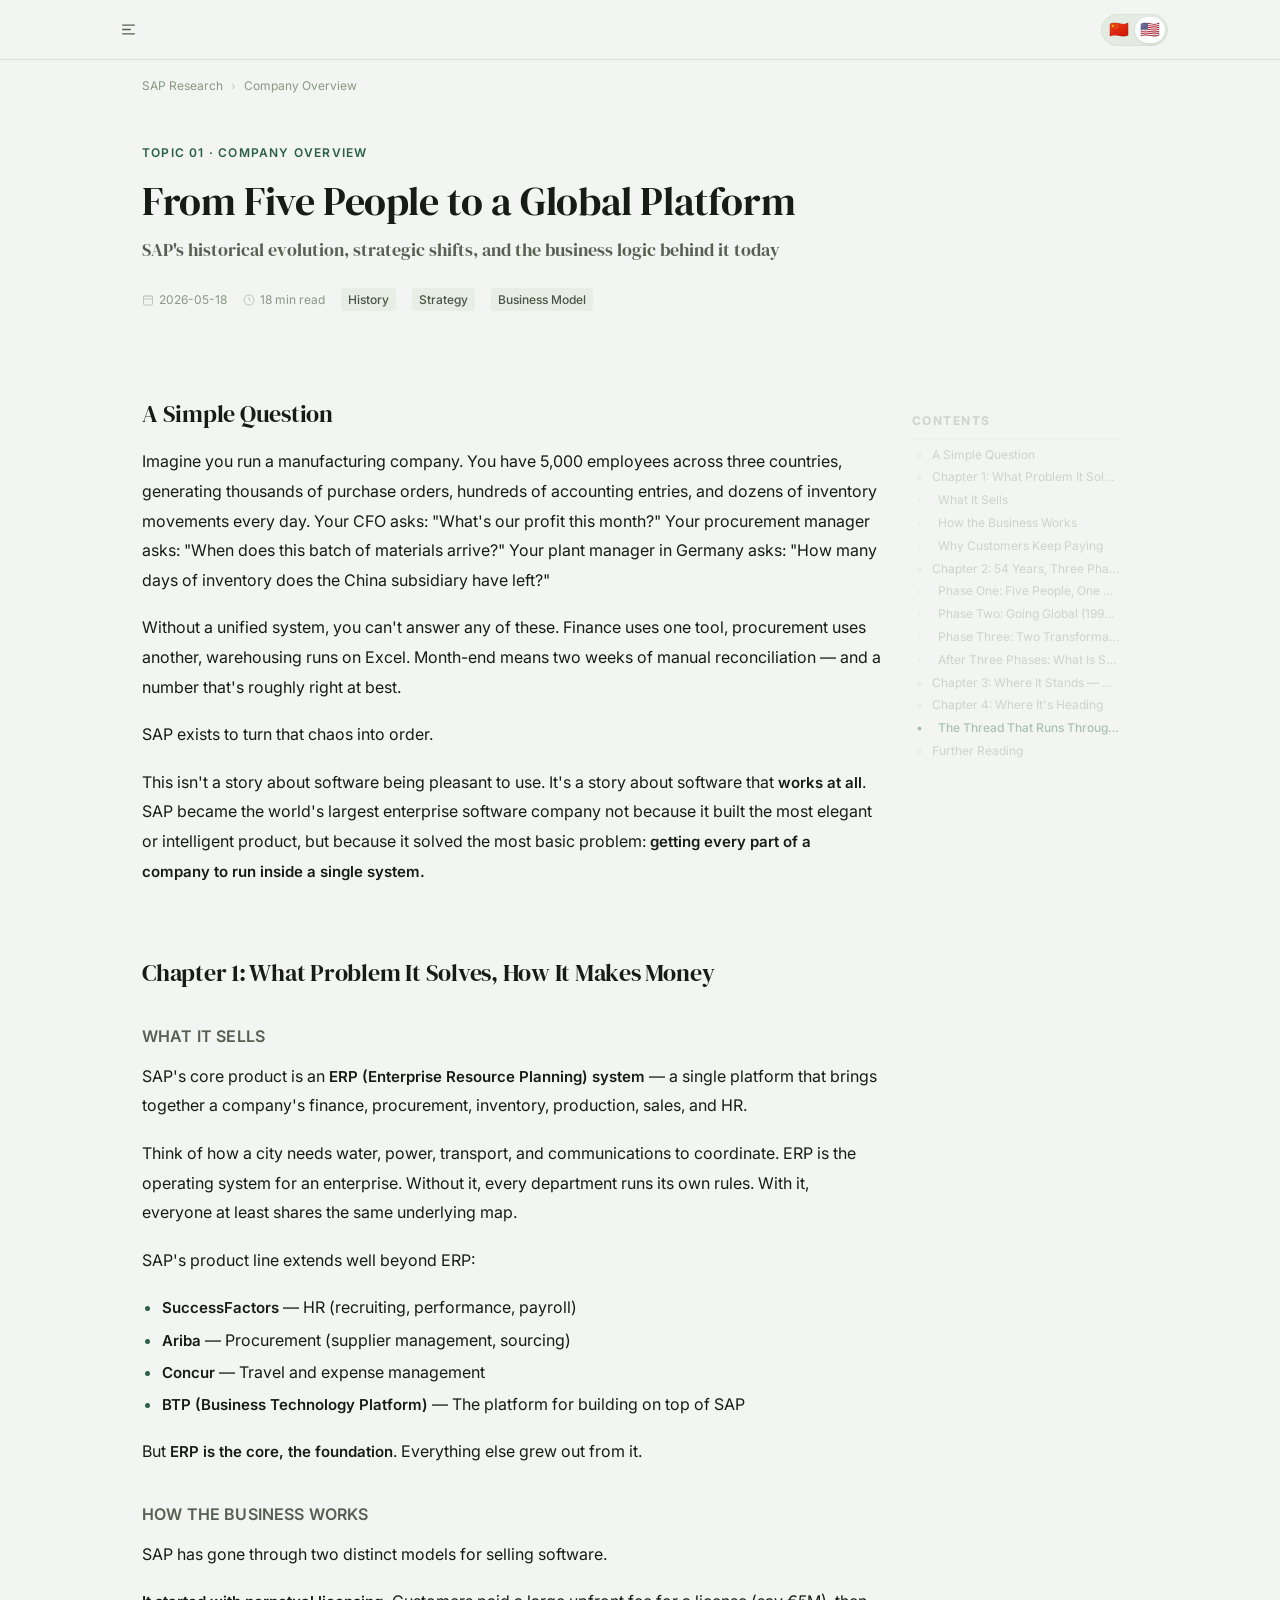
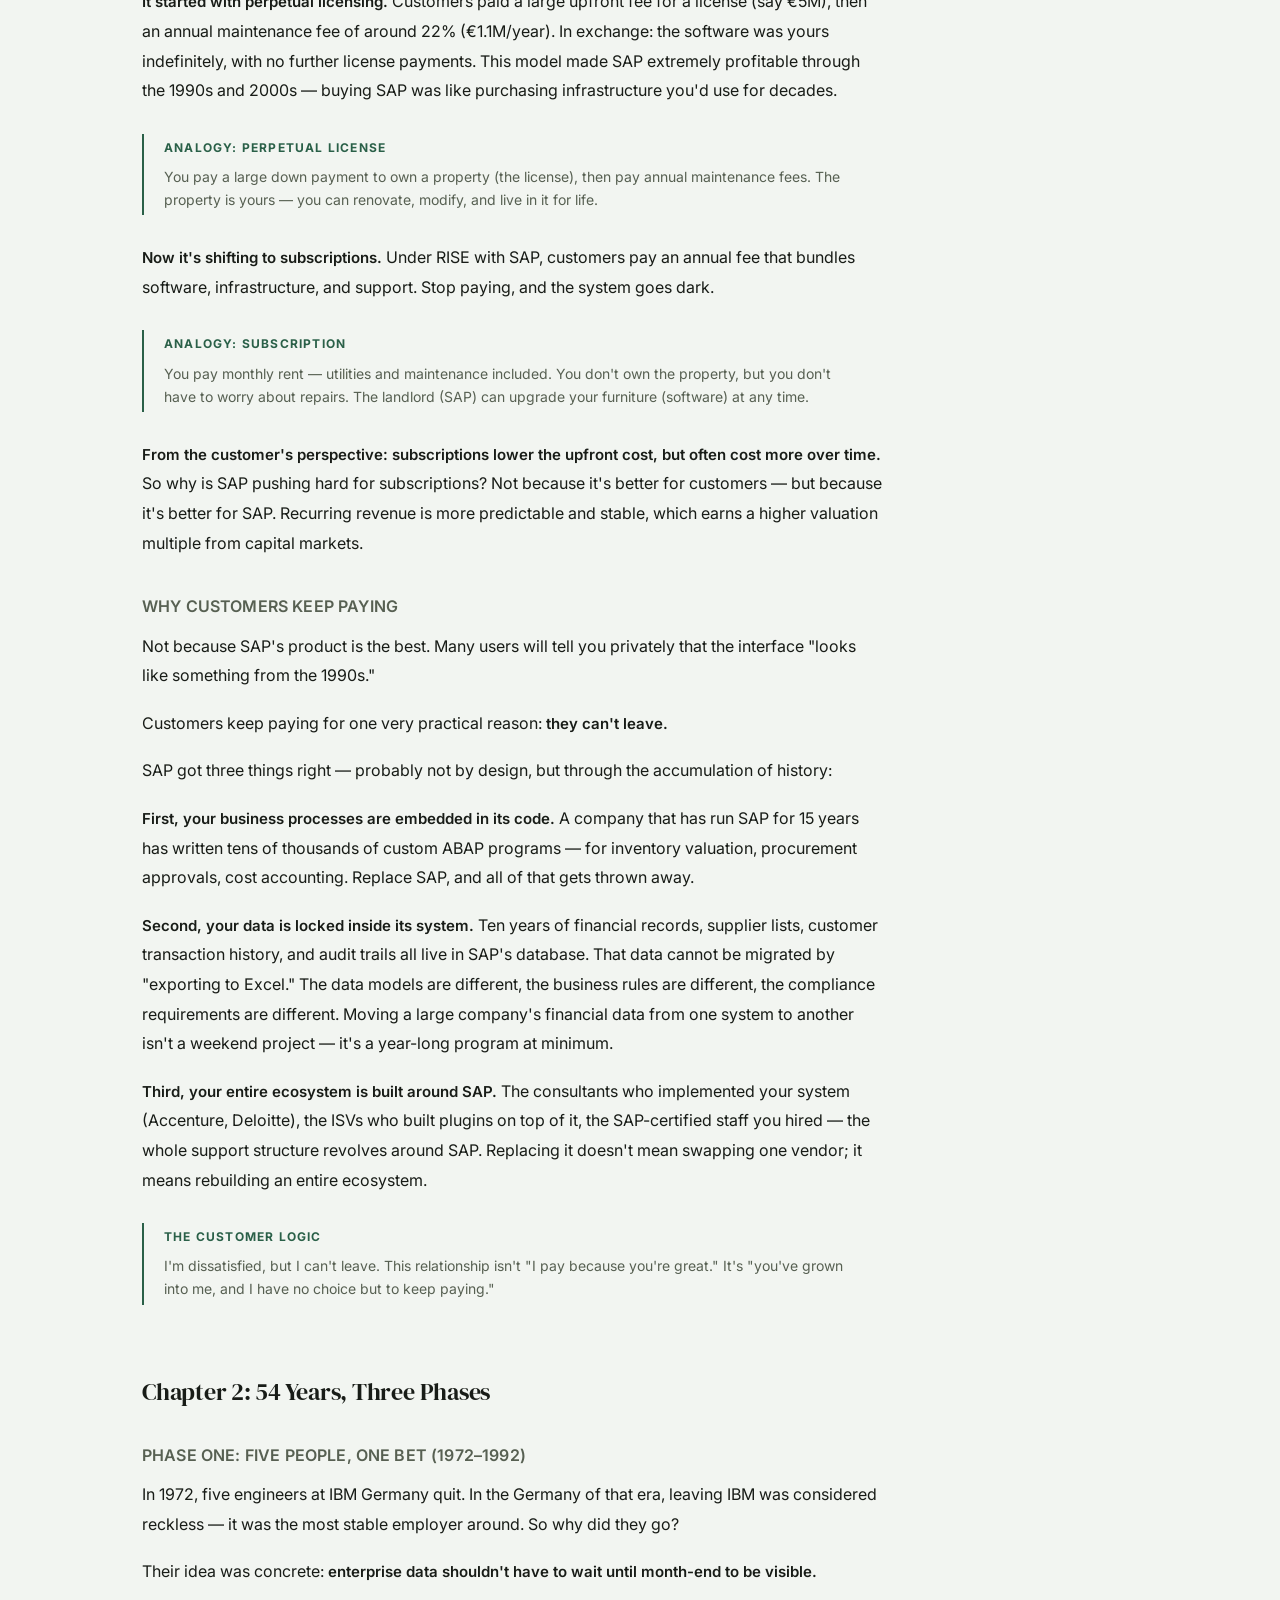
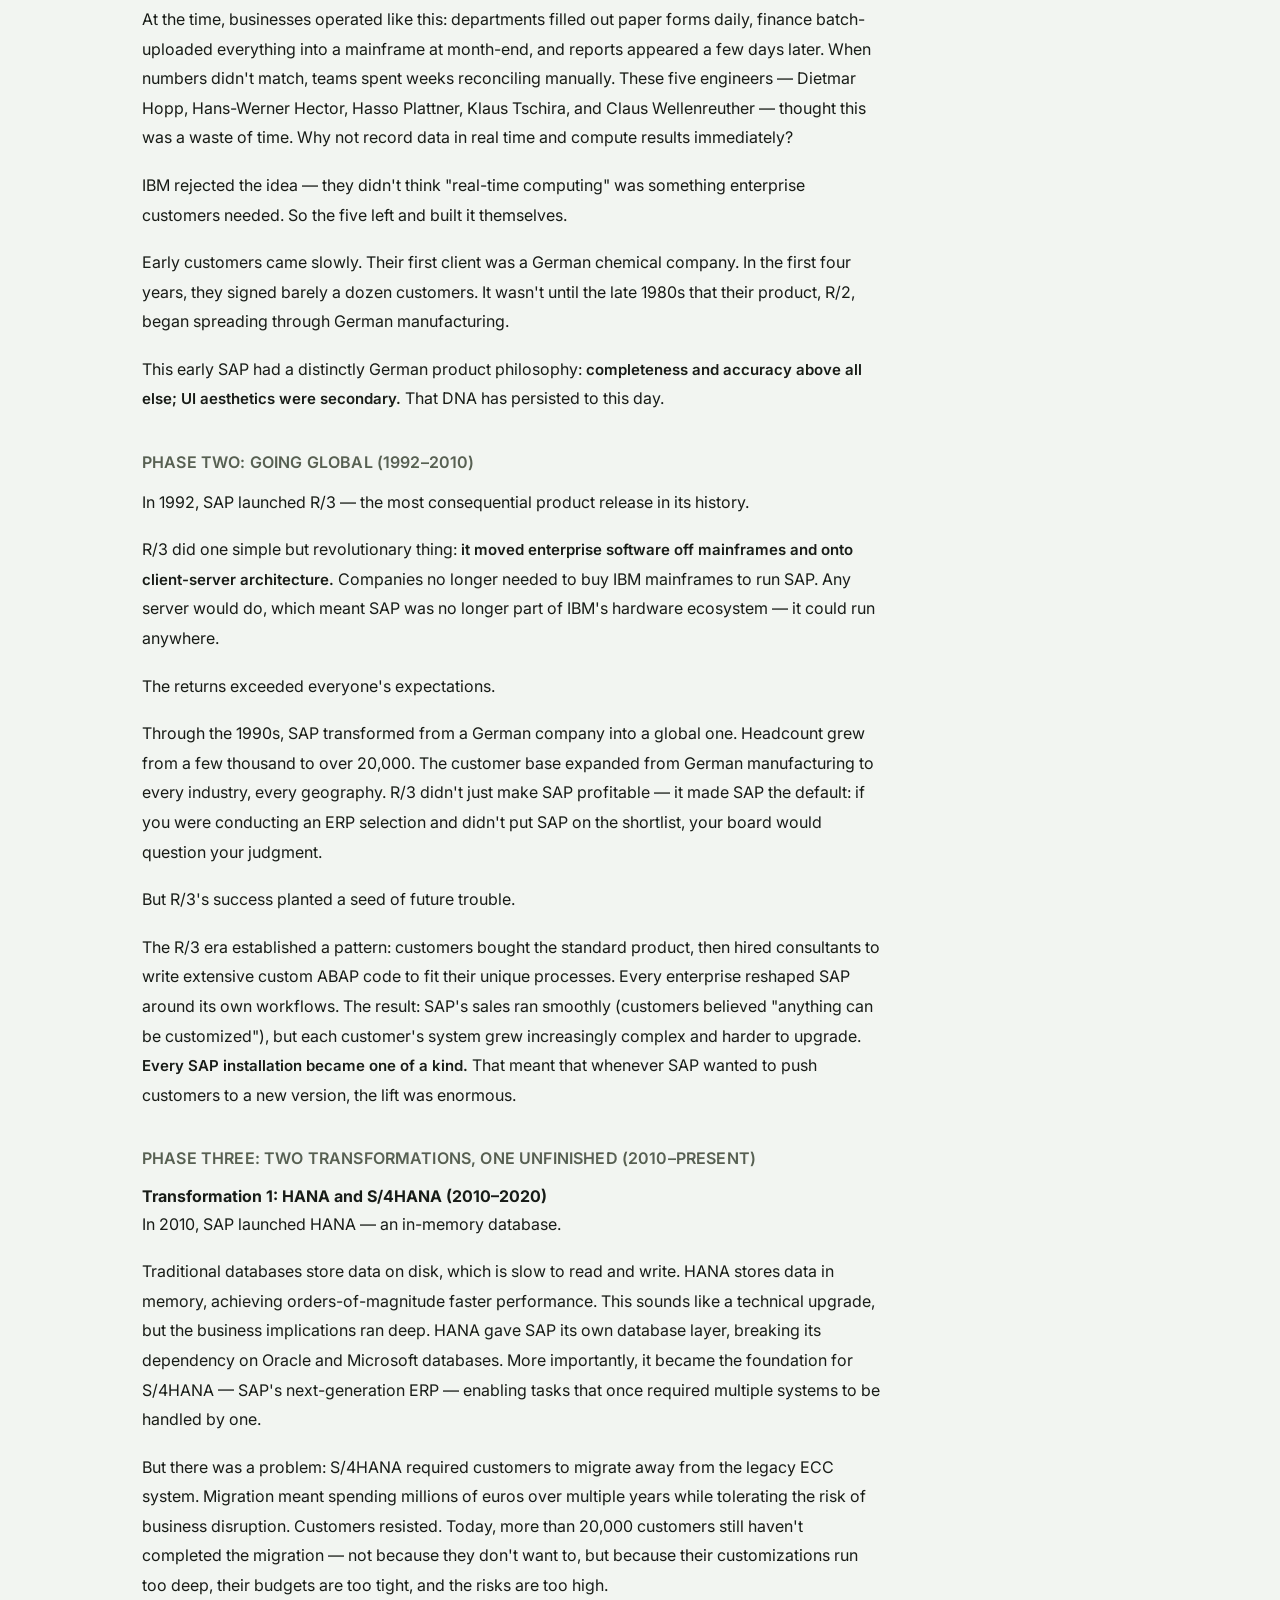
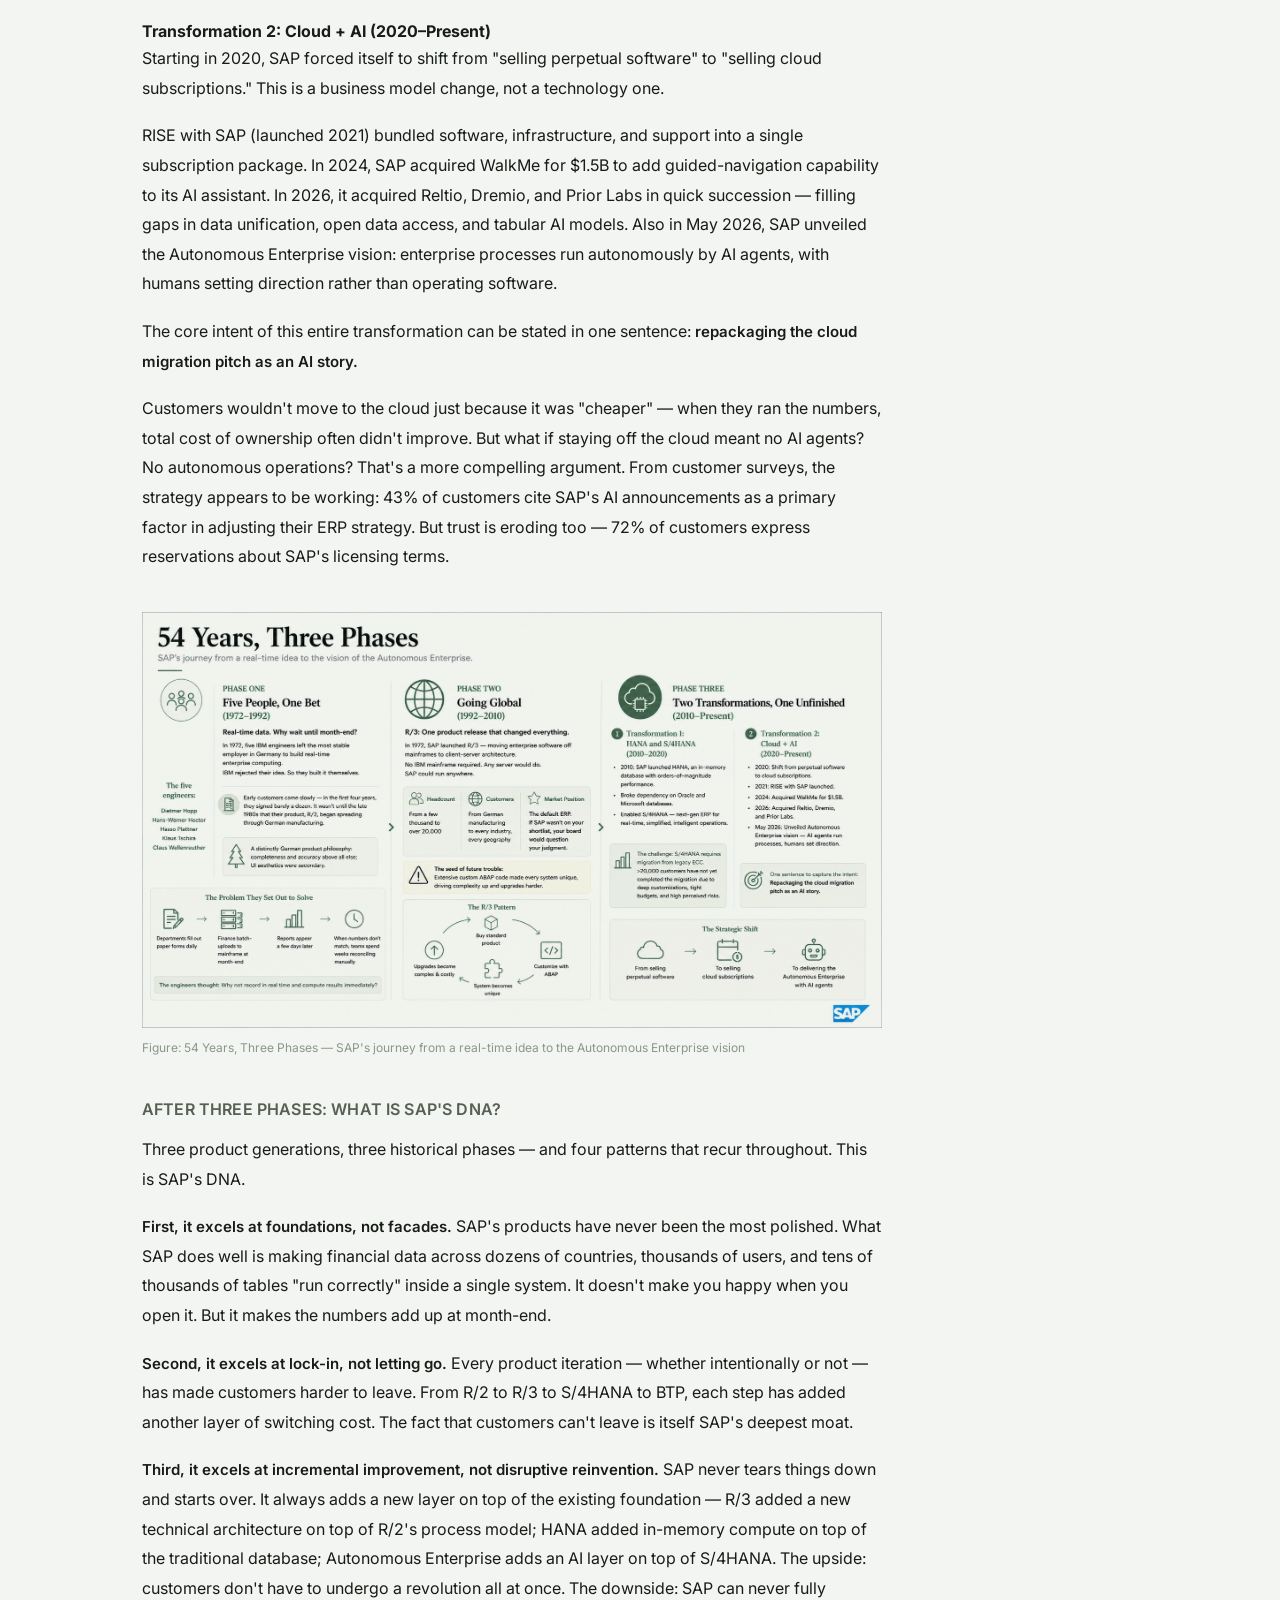
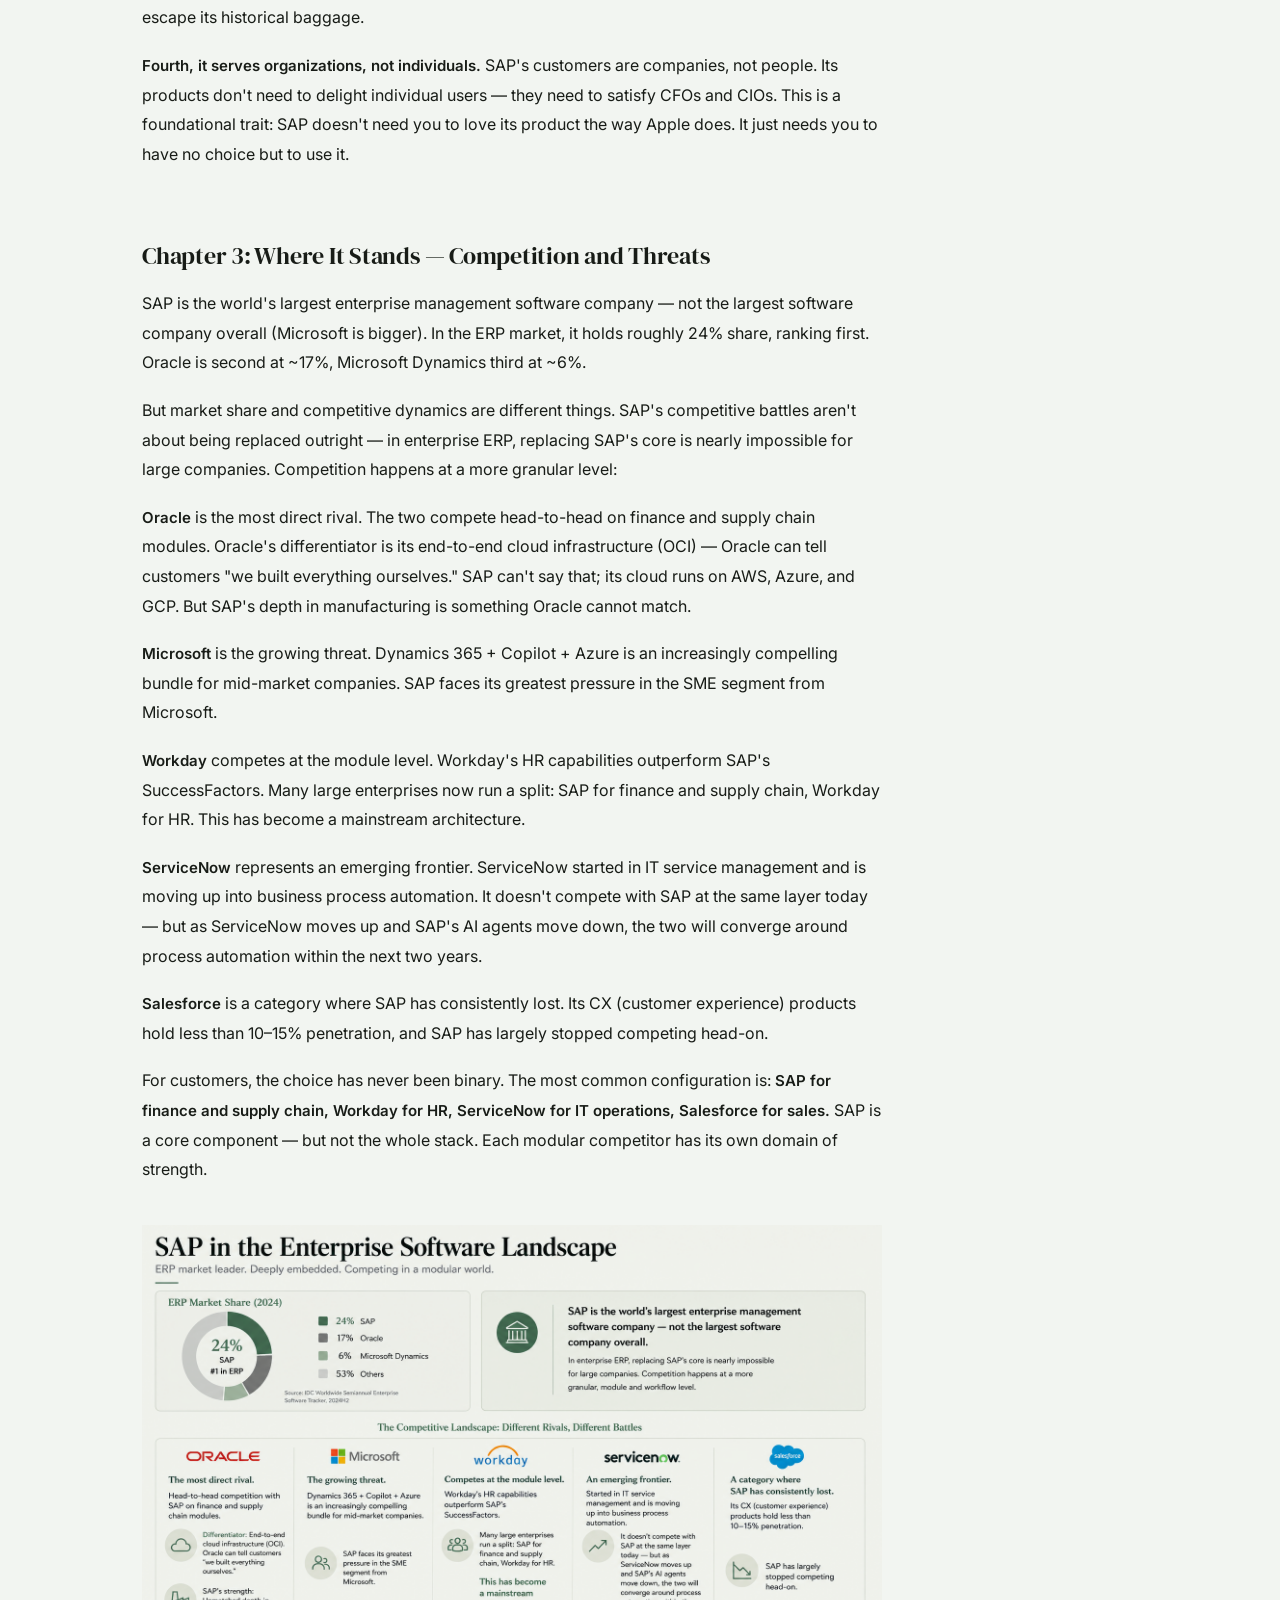
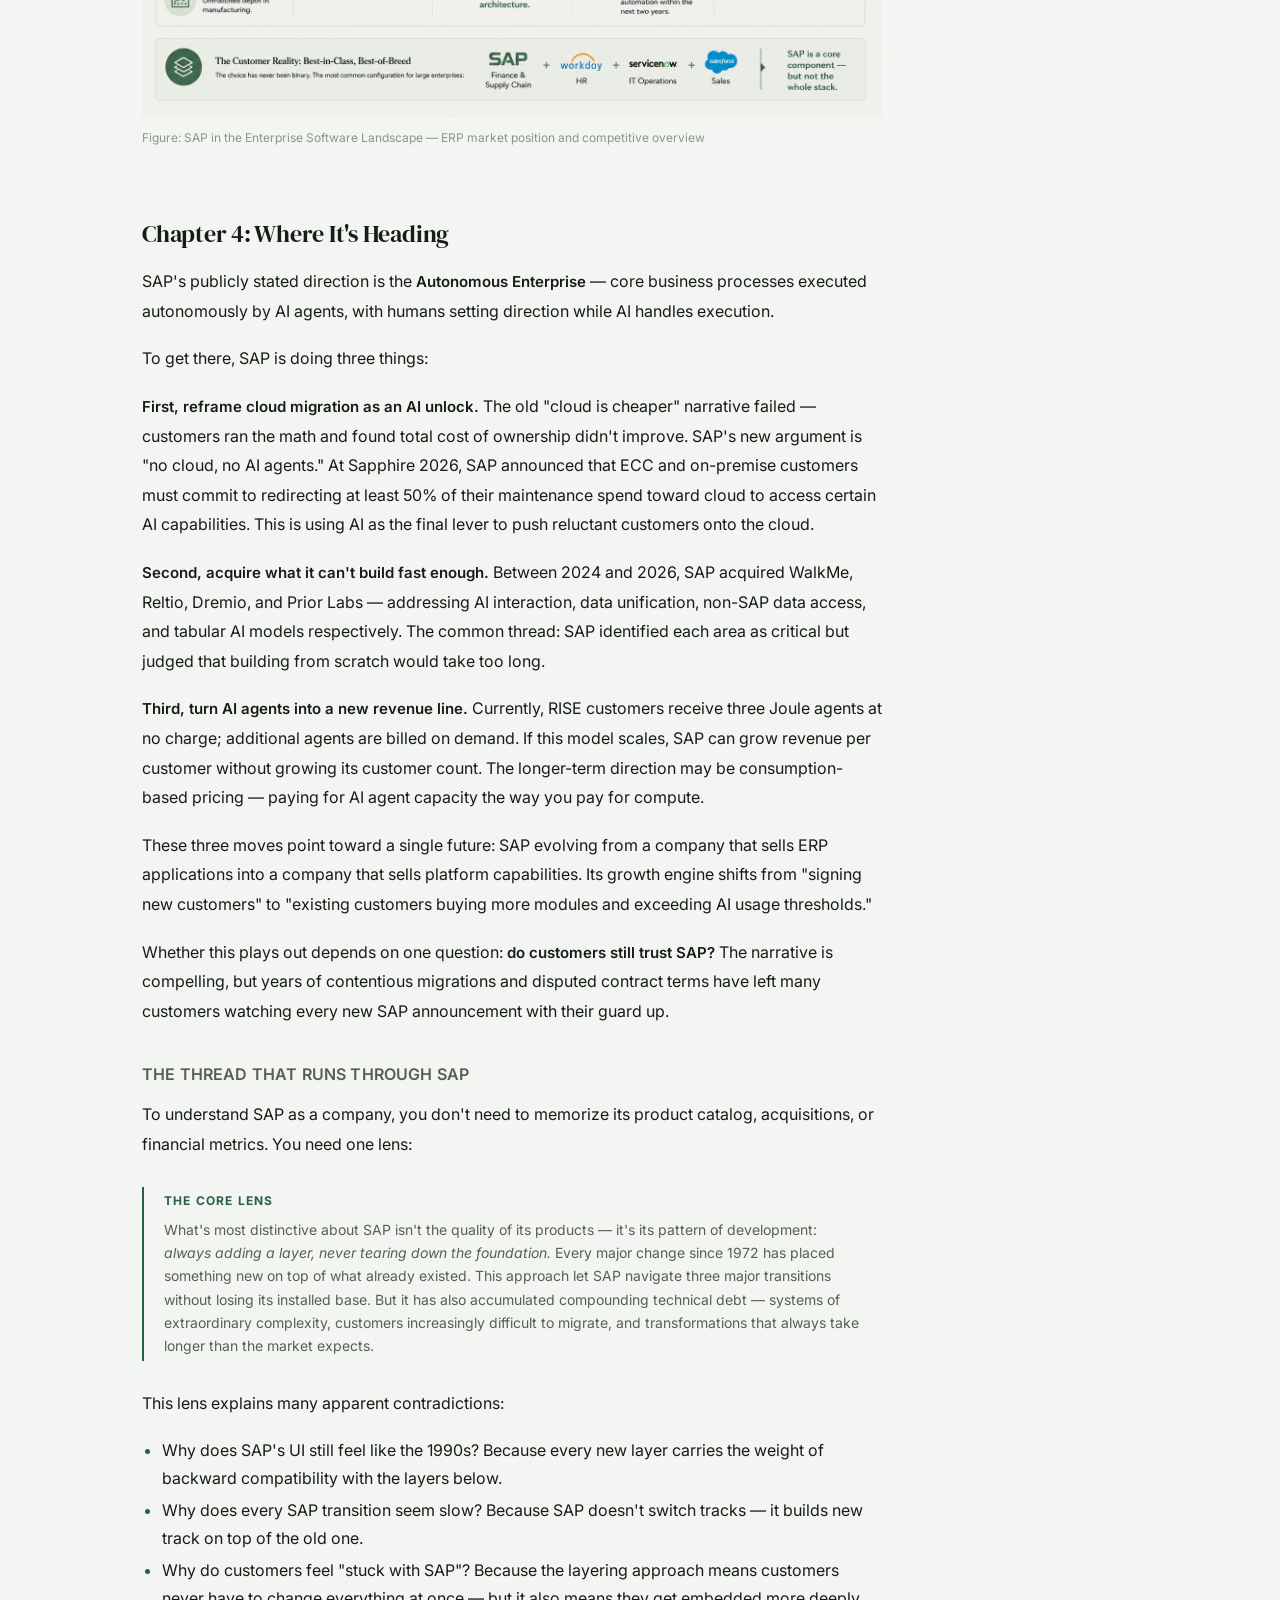
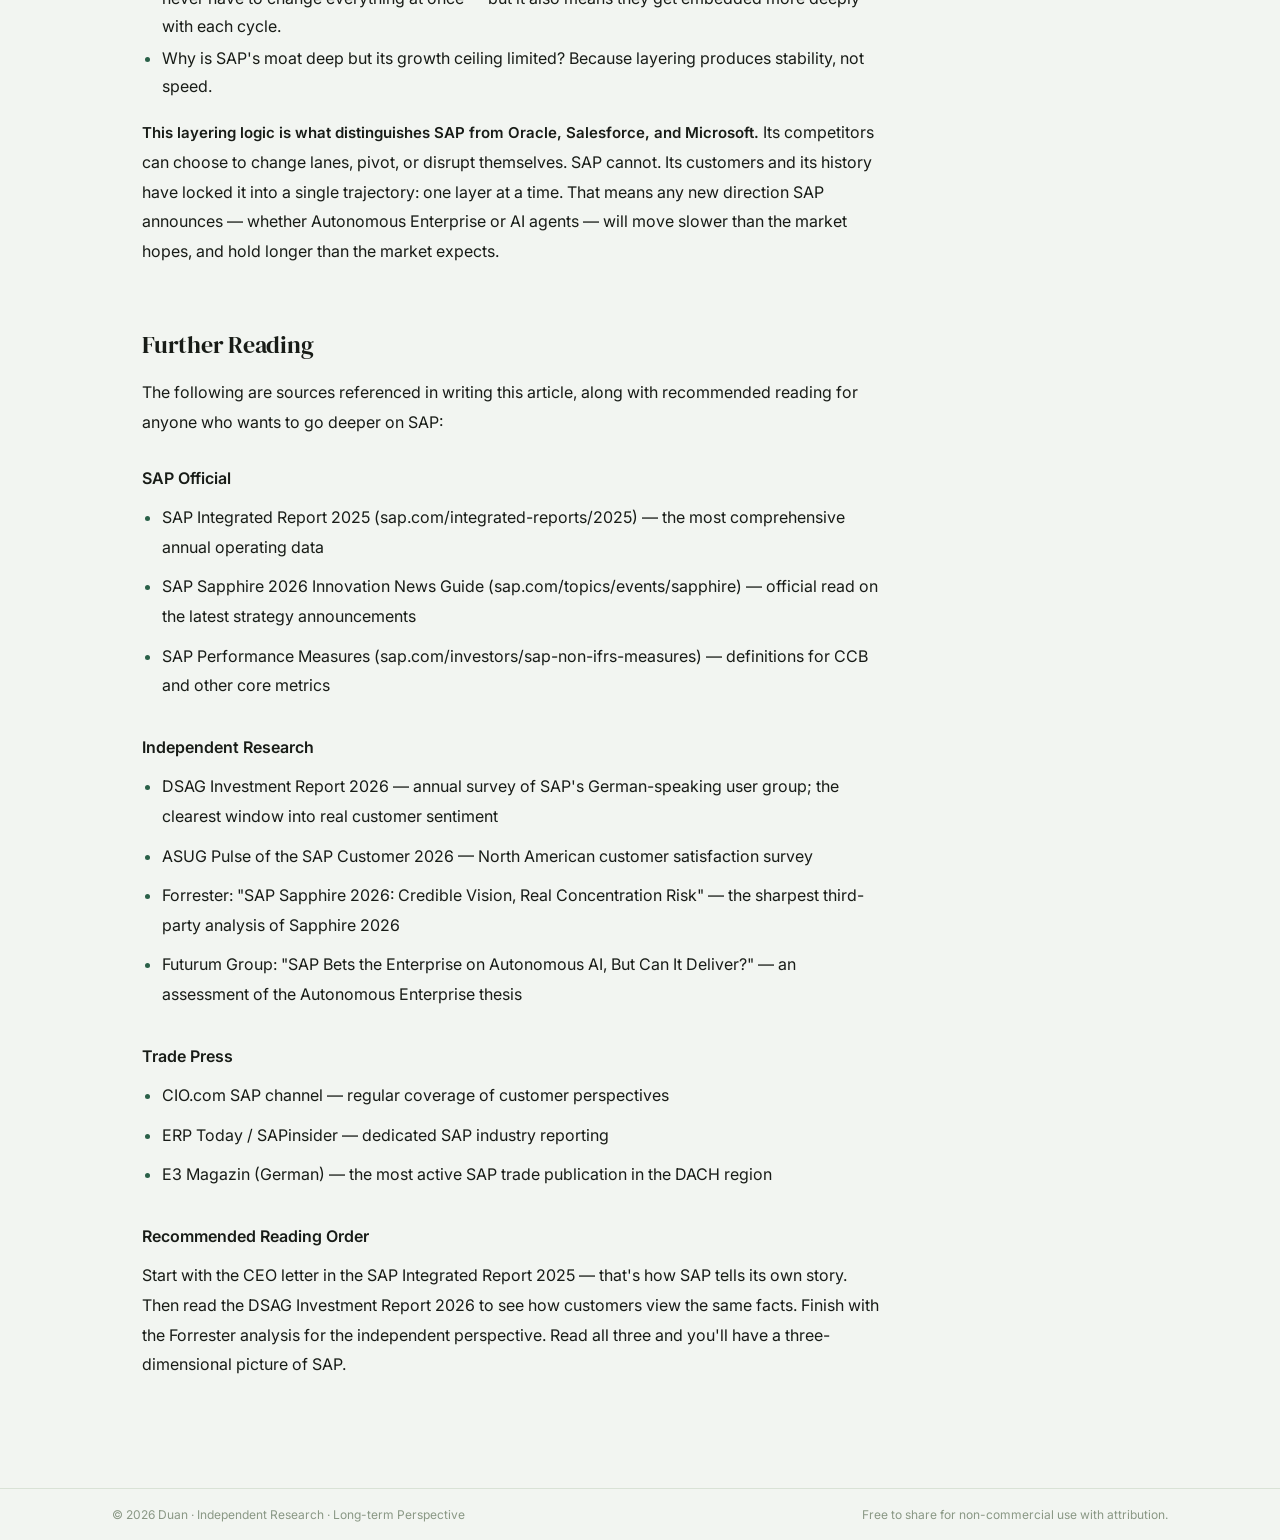
<file: topics/en-01-company-overview.html>
<!DOCTYPE html>
<html lang="en">
<head>
  <meta charset="UTF-8">
  <meta name="viewport" content="width=device-width, initial-scale=1.0">
  <title>Company Overview — SAP Research</title>
  <link rel="stylesheet" href="../assets/style.css">
</head>
<body>

  <div id="nav-mount"></div>

  <div class="page-layout">

    <aside class="global-sidebar" id="sidebar-mount"></aside>

    <div class="page-content">
  <div class="article-wrap">

    <!-- Breadcrumb -->
    <div class="breadcrumb">
      <a href="../index.html">SAP Research</a>
      <span class="breadcrumb-sep">›</span>
      <span>Company Overview</span>
    </div>

    <!-- Article Header -->
    <header class="article-header">
      <div class="article-topic-label">Topic 01 · Company Overview</div>
      <h1 class="article-title">From Five People to a Global Platform</h1>
      <p class="article-subtitle">SAP's historical evolution, strategic shifts, and the business logic behind it today</p>
      <div class="article-meta">
        <span class="article-meta-item">
          <svg width="12" height="12" viewBox="0 0 24 24" fill="none" stroke="currentColor" stroke-width="2"><rect x="3" y="4" width="18" height="18" rx="2"/><line x1="16" y1="2" x2="16" y2="6"/><line x1="8" y1="2" x2="8" y2="6"/><line x1="3" y1="10" x2="21" y2="10"/></svg>
          2026-05-18
        </span>
        <span class="article-meta-item">
          <svg width="12" height="12" viewBox="0 0 24 24" fill="none" stroke="currentColor" stroke-width="2"><circle cx="12" cy="12" r="10"/><polyline points="12 6 12 12 16 14"/></svg>
          18 min read
        </span>
        <span class="tag">History</span>
        <span class="tag">Strategy</span>
        <span class="tag">Business Model</span>
      </div>
    </header>

    <!-- Article Body (content + TOC) -->
    <div class="article-body">

      <!-- Main Content -->
      <div class="article-content">

        <h2 id="opening">A Simple Question</h2>

        <p>Imagine you run a manufacturing company. You have 5,000 employees across three countries, generating thousands of purchase orders, hundreds of accounting entries, and dozens of inventory movements every day. Your CFO asks: "What's our profit this month?" Your procurement manager asks: "When does this batch of materials arrive?" Your plant manager in Germany asks: "How many days of inventory does the China subsidiary have left?"</p>

        <p>Without a unified system, you can't answer any of these. Finance uses one tool, procurement uses another, warehousing runs on Excel. Month-end means two weeks of manual reconciliation — and a number that's roughly right at best.</p>

        <p>SAP exists to turn that chaos into order.</p>

        <p>This isn't a story about software being pleasant to use. It's a story about software that <strong>works at all</strong>. SAP became the world's largest enterprise software company not because it built the most elegant or intelligent product, but because it solved the most basic problem: <strong>getting every part of a company to run inside a single system.</strong></p>

        <h2 id="chapter-1">Chapter 1: What Problem It Solves, How It Makes Money</h2>

        <h3 id="what-it-sells">What It Sells</h3>

        <p>SAP's core product is an <strong>ERP (Enterprise Resource Planning) system</strong> — a single platform that brings together a company's finance, procurement, inventory, production, sales, and HR.</p>

        <p>Think of how a city needs water, power, transport, and communications to coordinate. ERP is the operating system for an enterprise. Without it, every department runs its own rules. With it, everyone at least shares the same underlying map.</p>

        <p>SAP's product line extends well beyond ERP:</p>
        <ul>
          <li><strong>SuccessFactors</strong> — HR (recruiting, performance, payroll)</li>
          <li><strong>Ariba</strong> — Procurement (supplier management, sourcing)</li>
          <li><strong>Concur</strong> — Travel and expense management</li>
          <li><strong>BTP (Business Technology Platform)</strong> — The platform for building on top of SAP</li>
        </ul>
        <p>But <strong>ERP is the core, the foundation</strong>. Everything else grew out from it.</p>

        <h3 id="business-model">How the Business Works</h3>

        <p>SAP has gone through two distinct models for selling software.</p>

        <p><strong>It started with perpetual licensing.</strong> Customers paid a large upfront fee for a license (say €5M), then an annual maintenance fee of around 22% (€1.1M/year). In exchange: the software was yours indefinitely, with no further license payments. This model made SAP extremely profitable through the 1990s and 2000s — buying SAP was like purchasing infrastructure you'd use for decades.</p>

        <div class="callout">
          <div class="callout-label">Analogy: Perpetual License</div>
          <p>You pay a large down payment to own a property (the license), then pay annual maintenance fees. The property is yours — you can renovate, modify, and live in it for life.</p>
        </div>

        <p><strong>Now it's shifting to subscriptions.</strong> Under RISE with SAP, customers pay an annual fee that bundles software, infrastructure, and support. Stop paying, and the system goes dark.</p>

        <div class="callout">
          <div class="callout-label">Analogy: Subscription</div>
          <p>You pay monthly rent — utilities and maintenance included. You don't own the property, but you don't have to worry about repairs. The landlord (SAP) can upgrade your furniture (software) at any time.</p>
        </div>

        <p><strong>From the customer's perspective: subscriptions lower the upfront cost, but often cost more over time.</strong> So why is SAP pushing hard for subscriptions? Not because it's better for customers — but because it's better for SAP. Recurring revenue is more predictable and stable, which earns a higher valuation multiple from capital markets.</p>

        <h3 id="why-pay">Why Customers Keep Paying</h3>

        <p>Not because SAP's product is the best. Many users will tell you privately that the interface "looks like something from the 1990s."</p>

        <p>Customers keep paying for one very practical reason: <strong>they can't leave.</strong></p>

        <p>SAP got three things right — probably not by design, but through the accumulation of history:</p>

        <p><strong>First, your business processes are embedded in its code.</strong> A company that has run SAP for 15 years has written tens of thousands of custom ABAP programs — for inventory valuation, procurement approvals, cost accounting. Replace SAP, and all of that gets thrown away.</p>

        <p><strong>Second, your data is locked inside its system.</strong> Ten years of financial records, supplier lists, customer transaction history, and audit trails all live in SAP's database. That data cannot be migrated by "exporting to Excel." The data models are different, the business rules are different, the compliance requirements are different. Moving a large company's financial data from one system to another isn't a weekend project — it's a year-long program at minimum.</p>

        <p><strong>Third, your entire ecosystem is built around SAP.</strong> The consultants who implemented your system (Accenture, Deloitte), the ISVs who built plugins on top of it, the SAP-certified staff you hired — the whole support structure revolves around SAP. Replacing it doesn't mean swapping one vendor; it means rebuilding an entire ecosystem.</p>

        <div class="callout">
          <div class="callout-label">The Customer Logic</div>
          <p>I'm dissatisfied, but I can't leave. This relationship isn't "I pay because you're great." It's "you've grown into me, and I have no choice but to keep paying."</p>
        </div>

        <h2 id="chapter-2">Chapter 2: 54 Years, Three Phases</h2>

        <h3 id="story-1">Phase One: Five People, One Bet (1972–1992)</h3>

        <p>In 1972, five engineers at IBM Germany quit. In the Germany of that era, leaving IBM was considered reckless — it was the most stable employer around. So why did they go?</p>

        <p>Their idea was concrete: <strong>enterprise data shouldn't have to wait until month-end to be visible.</strong></p>

        <p>At the time, businesses operated like this: departments filled out paper forms daily, finance batch-uploaded everything into a mainframe at month-end, and reports appeared a few days later. When numbers didn't match, teams spent weeks reconciling manually. These five engineers — Dietmar Hopp, Hans-Werner Hector, Hasso Plattner, Klaus Tschira, and Claus Wellenreuther — thought this was a waste of time. Why not record data in real time and compute results immediately?</p>

        <p>IBM rejected the idea — they didn't think "real-time computing" was something enterprise customers needed. So the five left and built it themselves.</p>

        <p>Early customers came slowly. Their first client was a German chemical company. In the first four years, they signed barely a dozen customers. It wasn't until the late 1980s that their product, R/2, began spreading through German manufacturing.</p>

        <p>This early SAP had a distinctly German product philosophy: <strong>completeness and accuracy above all else; UI aesthetics were secondary.</strong> That DNA has persisted to this day.</p>

        <h3 id="story-2">Phase Two: Going Global (1992–2010)</h3>

        <p>In 1992, SAP launched R/3 — the most consequential product release in its history.</p>

        <p>R/3 did one simple but revolutionary thing: <strong>it moved enterprise software off mainframes and onto client-server architecture.</strong> Companies no longer needed to buy IBM mainframes to run SAP. Any server would do, which meant SAP was no longer part of IBM's hardware ecosystem — it could run anywhere.</p>

        <p>The returns exceeded everyone's expectations.</p>

        <p>Through the 1990s, SAP transformed from a German company into a global one. Headcount grew from a few thousand to over 20,000. The customer base expanded from German manufacturing to every industry, every geography. R/3 didn't just make SAP profitable — it made SAP the default: if you were conducting an ERP selection and didn't put SAP on the shortlist, your board would question your judgment.</p>

        <p>But R/3's success planted a seed of future trouble.</p>

        <p>The R/3 era established a pattern: customers bought the standard product, then hired consultants to write extensive custom ABAP code to fit their unique processes. Every enterprise reshaped SAP around its own workflows. The result: SAP's sales ran smoothly (customers believed "anything can be customized"), but each customer's system grew increasingly complex and harder to upgrade. <strong>Every SAP installation became one of a kind.</strong> That meant that whenever SAP wanted to push customers to a new version, the lift was enormous.</p>

        <h3 id="story-3">Phase Three: Two Transformations, One Unfinished (2010–Present)</h3>

        <h4>Transformation 1: HANA and S/4HANA (2010–2020)</h4>

        <p>In 2010, SAP launched HANA — an in-memory database.</p>

        <p>Traditional databases store data on disk, which is slow to read and write. HANA stores data in memory, achieving orders-of-magnitude faster performance. This sounds like a technical upgrade, but the business implications ran deep. HANA gave SAP its own database layer, breaking its dependency on Oracle and Microsoft databases. More importantly, it became the foundation for S/4HANA — SAP's next-generation ERP — enabling tasks that once required multiple systems to be handled by one.</p>

        <p>But there was a problem: S/4HANA required customers to migrate away from the legacy ECC system. Migration meant spending millions of euros over multiple years while tolerating the risk of business disruption. Customers resisted. Today, more than 20,000 customers still haven't completed the migration — not because they don't want to, but because their customizations run too deep, their budgets are too tight, and the risks are too high.</p>

        <h4>Transformation 2: Cloud + AI (2020–Present)</h4>

        <p>Starting in 2020, SAP forced itself to shift from "selling perpetual software" to "selling cloud subscriptions." This is a business model change, not a technology one.</p>

        <p>RISE with SAP (launched 2021) bundled software, infrastructure, and support into a single subscription package. In 2024, SAP acquired WalkMe for $1.5B to add guided-navigation capability to its AI assistant. In 2026, it acquired Reltio, Dremio, and Prior Labs in quick succession — filling gaps in data unification, open data access, and tabular AI models. Also in May 2026, SAP unveiled the Autonomous Enterprise vision: enterprise processes run autonomously by AI agents, with humans setting direction rather than operating software.</p>

        <p>The core intent of this entire transformation can be stated in one sentence: <strong>repackaging the cloud migration pitch as an AI story.</strong></p>

        <p>Customers wouldn't move to the cloud just because it was "cheaper" — when they ran the numbers, total cost of ownership often didn't improve. But what if staying off the cloud meant no AI agents? No autonomous operations? That's a more compelling argument. From customer surveys, the strategy appears to be working: 43% of customers cite SAP's AI announcements as a primary factor in adjusting their ERP strategy. But trust is eroding too — 72% of customers express reservations about SAP's licensing terms.</p>

        <figure class="article-figure">
          <img src="../assets/images/sap-history-three-phases.png" alt="54 Years, Three Phases — SAP's journey from a real-time idea to the Autonomous Enterprise vision" />
          <figcaption>Figure: 54 Years, Three Phases — SAP's journey from a real-time idea to the Autonomous Enterprise vision</figcaption>
        </figure>

        <h3 id="dna">After Three Phases: What Is SAP's DNA?</h3>

        <p>Three product generations, three historical phases — and four patterns that recur throughout. This is SAP's DNA.</p>

        <p><strong>First, it excels at foundations, not facades.</strong> SAP's products have never been the most polished. What SAP does well is making financial data across dozens of countries, thousands of users, and tens of thousands of tables "run correctly" inside a single system. It doesn't make you happy when you open it. But it makes the numbers add up at month-end.</p>

        <p><strong>Second, it excels at lock-in, not letting go.</strong> Every product iteration — whether intentionally or not — has made customers harder to leave. From R/2 to R/3 to S/4HANA to BTP, each step has added another layer of switching cost. The fact that customers can't leave is itself SAP's deepest moat.</p>

        <p><strong>Third, it excels at incremental improvement, not disruptive reinvention.</strong> SAP never tears things down and starts over. It always adds a new layer on top of the existing foundation — R/3 added a new technical architecture on top of R/2's process model; HANA added in-memory compute on top of the traditional database; Autonomous Enterprise adds an AI layer on top of S/4HANA. The upside: customers don't have to undergo a revolution all at once. The downside: SAP can never fully escape its historical baggage.</p>

        <p><strong>Fourth, it serves organizations, not individuals.</strong> SAP's customers are companies, not people. Its products don't need to delight individual users — they need to satisfy CFOs and CIOs. This is a foundational trait: SAP doesn't need you to love its product the way Apple does. It just needs you to have no choice but to use it.</p>

        <h2 id="chapter-3">Chapter 3: Where It Stands — Competition and Threats</h2>

        <p>SAP is the world's largest enterprise management software company — not the largest software company overall (Microsoft is bigger). In the ERP market, it holds roughly 24% share, ranking first. Oracle is second at ~17%, Microsoft Dynamics third at ~6%.</p>

        <p>But market share and competitive dynamics are different things. SAP's competitive battles aren't about being replaced outright — in enterprise ERP, replacing SAP's core is nearly impossible for large companies. Competition happens at a more granular level:</p>

        <p><strong>Oracle</strong> is the most direct rival. The two compete head-to-head on finance and supply chain modules. Oracle's differentiator is its end-to-end cloud infrastructure (OCI) — Oracle can tell customers "we built everything ourselves." SAP can't say that; its cloud runs on AWS, Azure, and GCP. But SAP's depth in manufacturing is something Oracle cannot match.</p>

        <p><strong>Microsoft</strong> is the growing threat. Dynamics 365 + Copilot + Azure is an increasingly compelling bundle for mid-market companies. SAP faces its greatest pressure in the SME segment from Microsoft.</p>

        <p><strong>Workday</strong> competes at the module level. Workday's HR capabilities outperform SAP's SuccessFactors. Many large enterprises now run a split: SAP for finance and supply chain, Workday for HR. This has become a mainstream architecture.</p>

        <p><strong>ServiceNow</strong> represents an emerging frontier. ServiceNow started in IT service management and is moving up into business process automation. It doesn't compete with SAP at the same layer today — but as ServiceNow moves up and SAP's AI agents move down, the two will converge around process automation within the next two years.</p>

        <p><strong>Salesforce</strong> is a category where SAP has consistently lost. Its CX (customer experience) products hold less than 10–15% penetration, and SAP has largely stopped competing head-on.</p>

        <p>For customers, the choice has never been binary. The most common configuration is: <strong>SAP for finance and supply chain, Workday for HR, ServiceNow for IT operations, Salesforce for sales.</strong> SAP is a core component — but not the whole stack. Each modular competitor has its own domain of strength.</p>

        <figure class="article-figure">
          <img src="../assets/images/sap-enterprise-landscape.png" alt="SAP in the Enterprise Software Landscape" />
          <figcaption>Figure: SAP in the Enterprise Software Landscape — ERP market position and competitive overview</figcaption>
        </figure>

        <h2 id="chapter-4">Chapter 4: Where It's Heading</h2>

        <p>SAP's publicly stated direction is the <strong>Autonomous Enterprise</strong> — core business processes executed autonomously by AI agents, with humans setting direction while AI handles execution.</p>

        <p>To get there, SAP is doing three things:</p>

        <p><strong>First, reframe cloud migration as an AI unlock.</strong> The old "cloud is cheaper" narrative failed — customers ran the math and found total cost of ownership didn't improve. SAP's new argument is "no cloud, no AI agents." At Sapphire 2026, SAP announced that ECC and on-premise customers must commit to redirecting at least 50% of their maintenance spend toward cloud to access certain AI capabilities. This is using AI as the final lever to push reluctant customers onto the cloud.</p>

        <p><strong>Second, acquire what it can't build fast enough.</strong> Between 2024 and 2026, SAP acquired WalkMe, Reltio, Dremio, and Prior Labs — addressing AI interaction, data unification, non-SAP data access, and tabular AI models respectively. The common thread: SAP identified each area as critical but judged that building from scratch would take too long.</p>

        <p><strong>Third, turn AI agents into a new revenue line.</strong> Currently, RISE customers receive three Joule agents at no charge; additional agents are billed on demand. If this model scales, SAP can grow revenue per customer without growing its customer count. The longer-term direction may be consumption-based pricing — paying for AI agent capacity the way you pay for compute.</p>

        <p>These three moves point toward a single future: SAP evolving from a company that sells ERP applications into a company that sells platform capabilities. Its growth engine shifts from "signing new customers" to "existing customers buying more modules and exceeding AI usage thresholds."</p>

        <p>Whether this plays out depends on one question: <strong>do customers still trust SAP?</strong> The narrative is compelling, but years of contentious migrations and disputed contract terms have left many customers watching every new SAP announcement with their guard up.</p>

        <h3 id="thread">The Thread That Runs Through SAP</h3>

        <p>To understand SAP as a company, you don't need to memorize its product catalog, acquisitions, or financial metrics. You need one lens:</p>

        <div class="callout">
          <div class="callout-label">The Core Lens</div>
          <p>What's most distinctive about SAP isn't the quality of its products — it's its pattern of development: <em>always adding a layer, never tearing down the foundation.</em> Every major change since 1972 has placed something new on top of what already existed. This approach let SAP navigate three major transitions without losing its installed base. But it has also accumulated compounding technical debt — systems of extraordinary complexity, customers increasingly difficult to migrate, and transformations that always take longer than the market expects.</p>
        </div>

        <p>This lens explains many apparent contradictions:</p>
        <ul>
          <li>Why does SAP's UI still feel like the 1990s? Because every new layer carries the weight of backward compatibility with the layers below.</li>
          <li>Why does every SAP transition seem slow? Because SAP doesn't switch tracks — it builds new track on top of the old one.</li>
          <li>Why do customers feel "stuck with SAP"? Because the layering approach means customers never have to change everything at once — but it also means they get embedded more deeply with each cycle.</li>
          <li>Why is SAP's moat deep but its growth ceiling limited? Because layering produces stability, not speed.</li>
        </ul>

        <p><strong>This layering logic is what distinguishes SAP from Oracle, Salesforce, and Microsoft.</strong> Its competitors can choose to change lanes, pivot, or disrupt themselves. SAP cannot. Its customers and its history have locked it into a single trajectory: one layer at a time. That means any new direction SAP announces — whether Autonomous Enterprise or AI agents — will move slower than the market hopes, and hold longer than the market expects.</p>

        <!-- Article End -->
        <div class="article-end">
          <div class="article-end-section">
            <h2>Further Reading</h2>
            <p>The following are sources referenced in writing this article, along with recommended reading for anyone who wants to go deeper on SAP:</p>
          </div>
          <div class="article-end-section">
            <div class="article-end-label">SAP Official</div>
            <ul>
              <li>SAP Integrated Report 2025 (sap.com/integrated-reports/2025) — the most comprehensive annual operating data</li>
              <li>SAP Sapphire 2026 Innovation News Guide (sap.com/topics/events/sapphire) — official read on the latest strategy announcements</li>
              <li>SAP Performance Measures (sap.com/investors/sap-non-ifrs-measures) — definitions for CCB and other core metrics</li>
            </ul>
          </div>
          <div class="article-end-section">
            <div class="article-end-label">Independent Research</div>
            <ul>
              <li>DSAG Investment Report 2026 — annual survey of SAP's German-speaking user group; the clearest window into real customer sentiment</li>
              <li>ASUG Pulse of the SAP Customer 2026 — North American customer satisfaction survey</li>
              <li>Forrester: "SAP Sapphire 2026: Credible Vision, Real Concentration Risk" — the sharpest third-party analysis of Sapphire 2026</li>
              <li>Futurum Group: "SAP Bets the Enterprise on Autonomous AI, But Can It Deliver?" — an assessment of the Autonomous Enterprise thesis</li>
            </ul>
          </div>
          <div class="article-end-section">
            <div class="article-end-label">Trade Press</div>
            <ul>
              <li>CIO.com SAP channel — regular coverage of customer perspectives</li>
              <li>ERP Today / SAPinsider — dedicated SAP industry reporting</li>
              <li>E3 Magazin (German) — the most active SAP trade publication in the DACH region</li>
            </ul>
          </div>
          <div class="article-end-section">
            <div class="article-end-label">Recommended Reading Order</div>
            <p>Start with the CEO letter in the SAP Integrated Report 2025 — that's how SAP tells its own story. Then read the DSAG Investment Report 2026 to see how customers view the same facts. Finish with the Forrester analysis for the independent perspective. Read all three and you'll have a three-dimensional picture of SAP.</p>
          </div>
        </div>

      </div>

      <!-- TOC Panel -->
      <aside class="toc-panel">
        <div class="toc-inner">
          <div class="toc-title">Contents</div>
          <ul class="toc-list">
            <!-- Built by script.js -->
          </ul>
        </div>
      </aside>

    </div>
  </div>

  <div id="footer-mount"></div>

    </div><!-- end page-content -->
  </div><!-- end page-layout -->

  <script src="../config.js"></script>
  <script src="../assets/script.js"></script>
  <script>
    (async function () {
      await loadSiteContext();
      const lang = getActiveLang();
      document.getElementById('nav-mount').innerHTML = renderNav();
      document.getElementById('sidebar-mount').innerHTML = renderSidebar(lang);
      document.getElementById('footer-mount').innerHTML = renderFooter(lang);
    })().catch(console.error);
  </script>
</body>
</html>
</file>
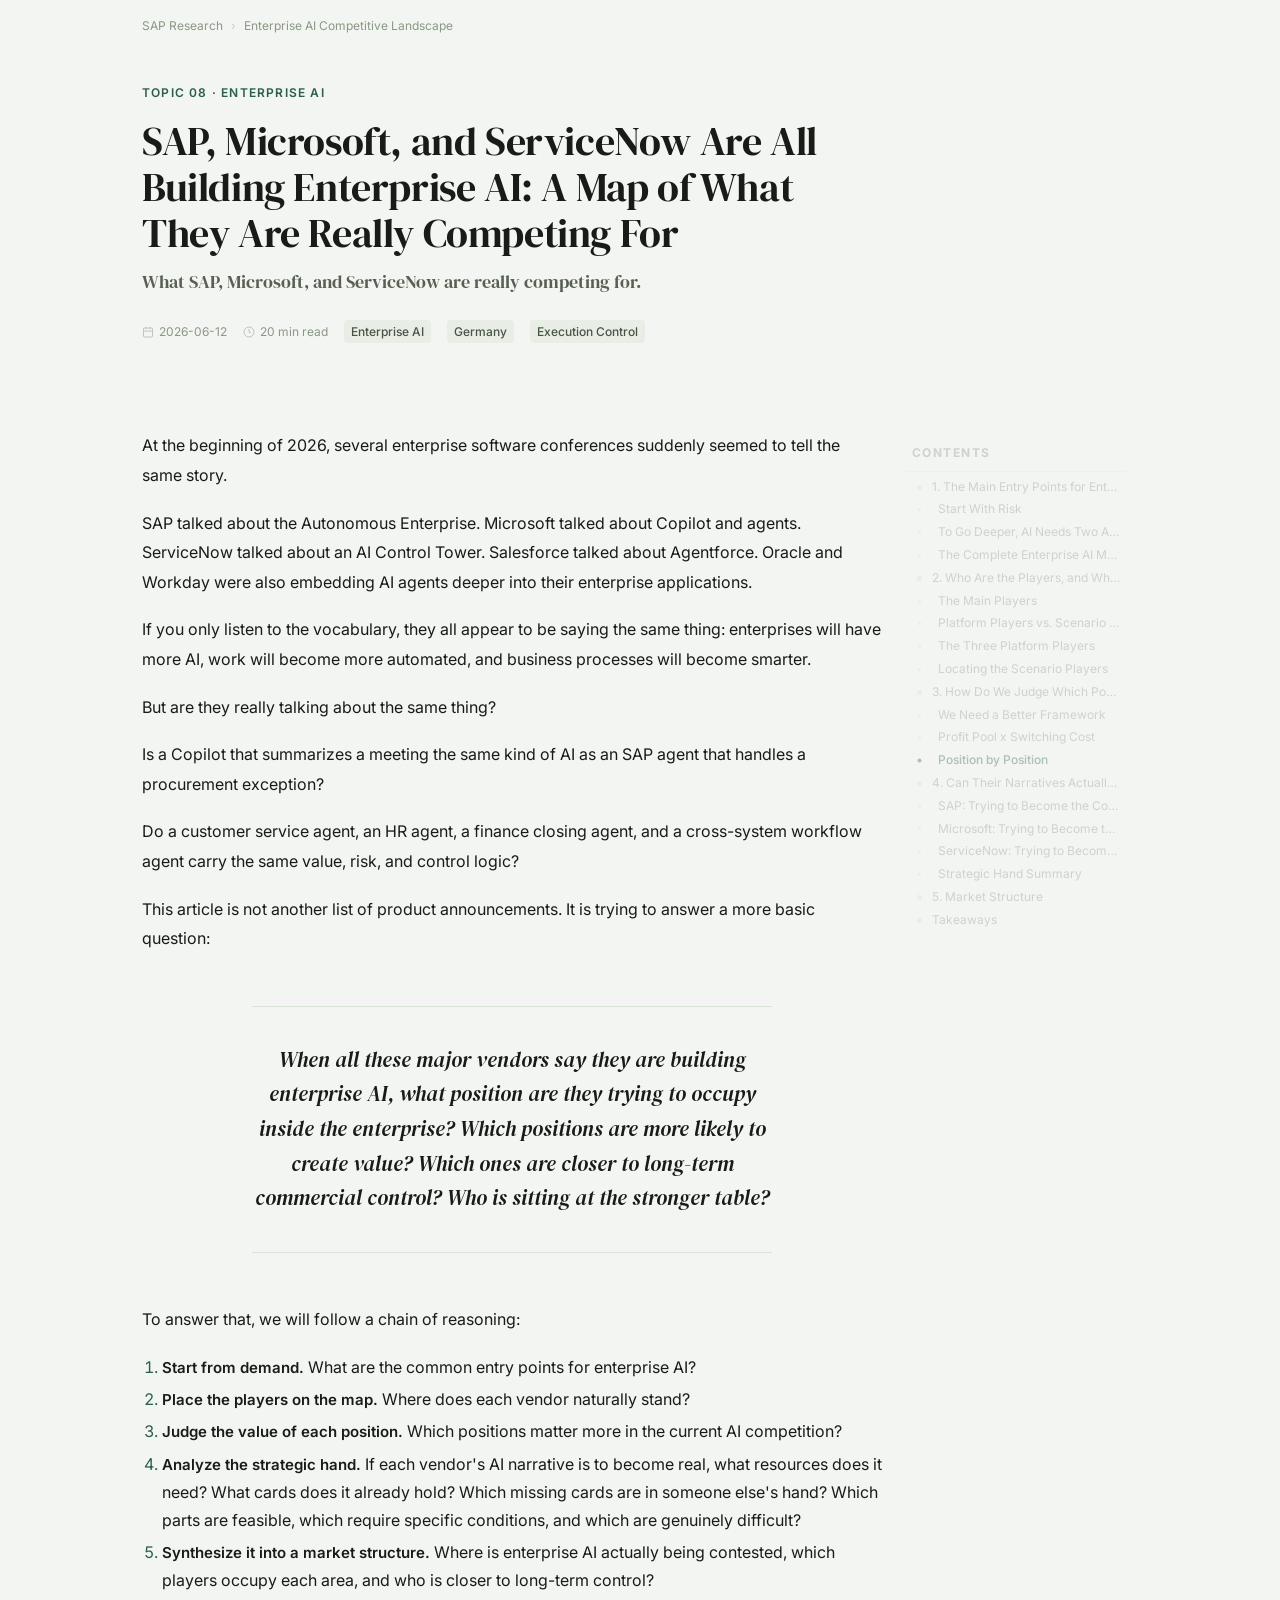
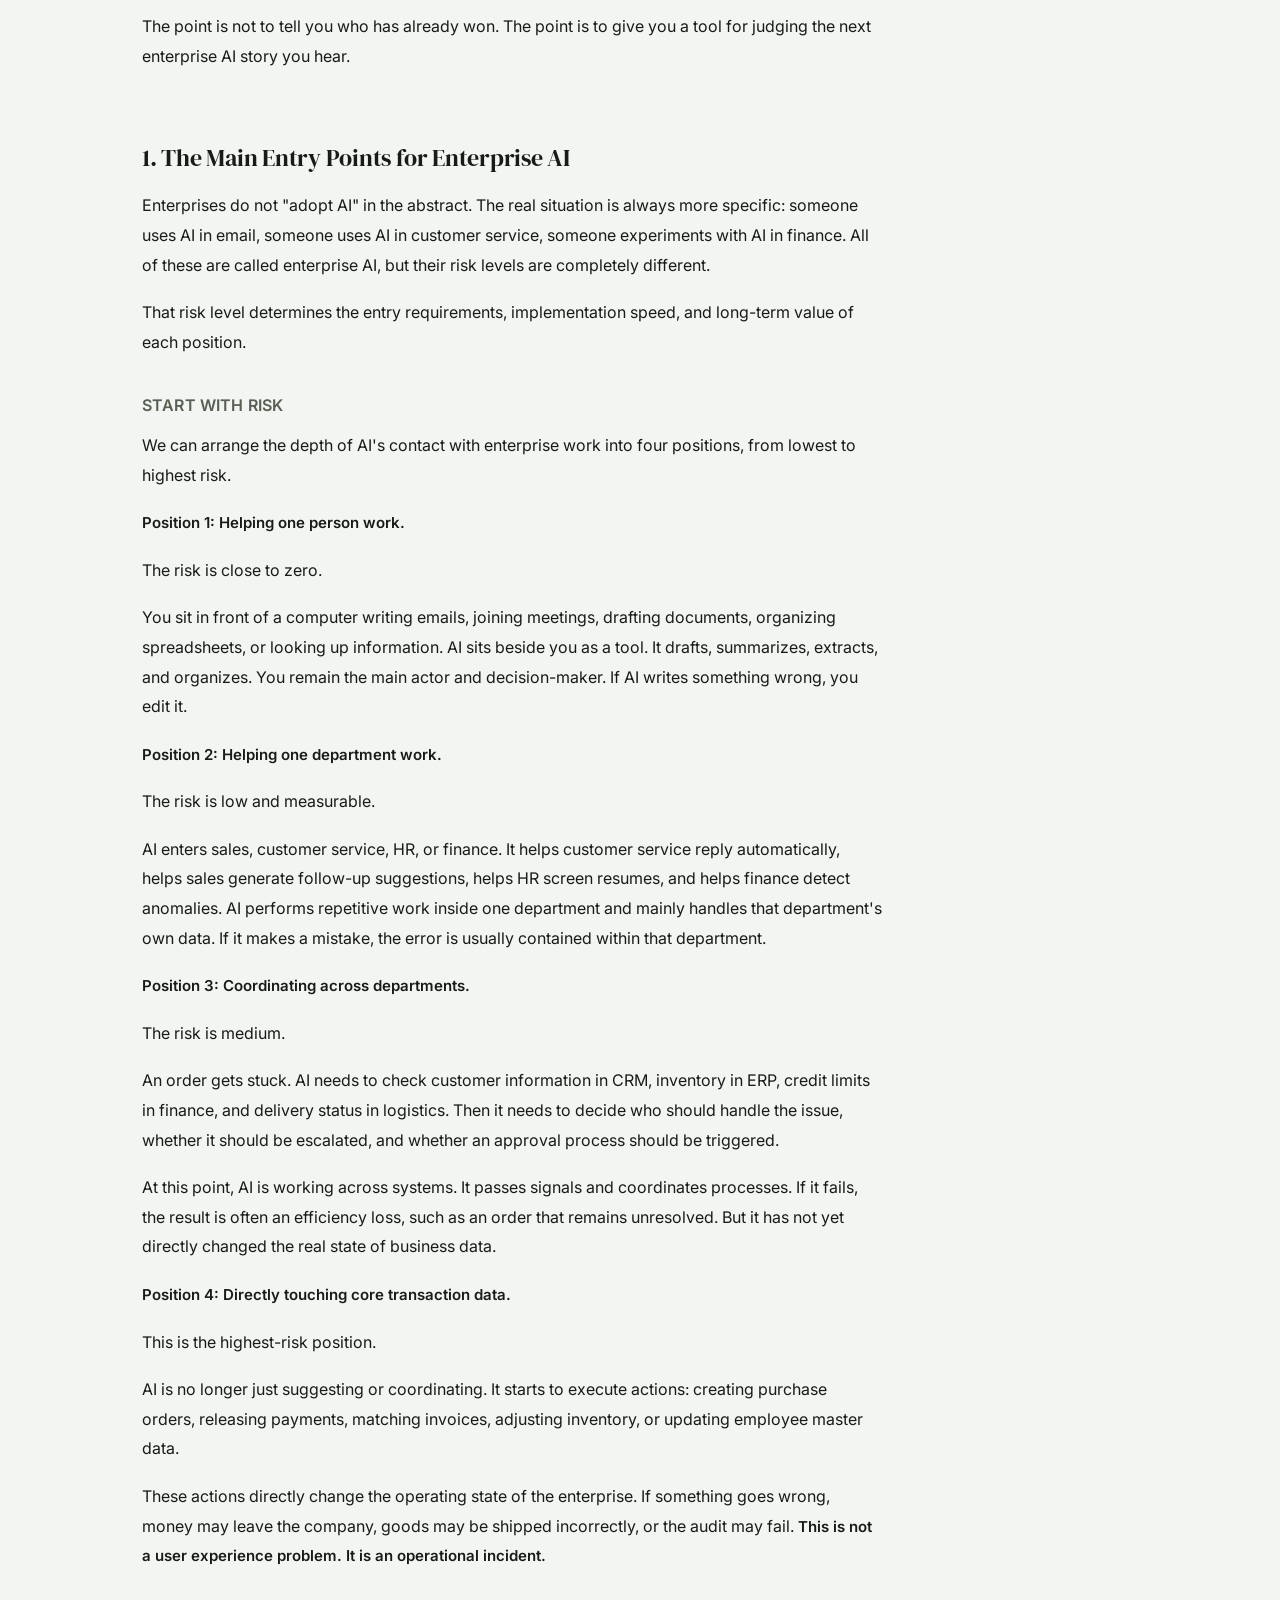
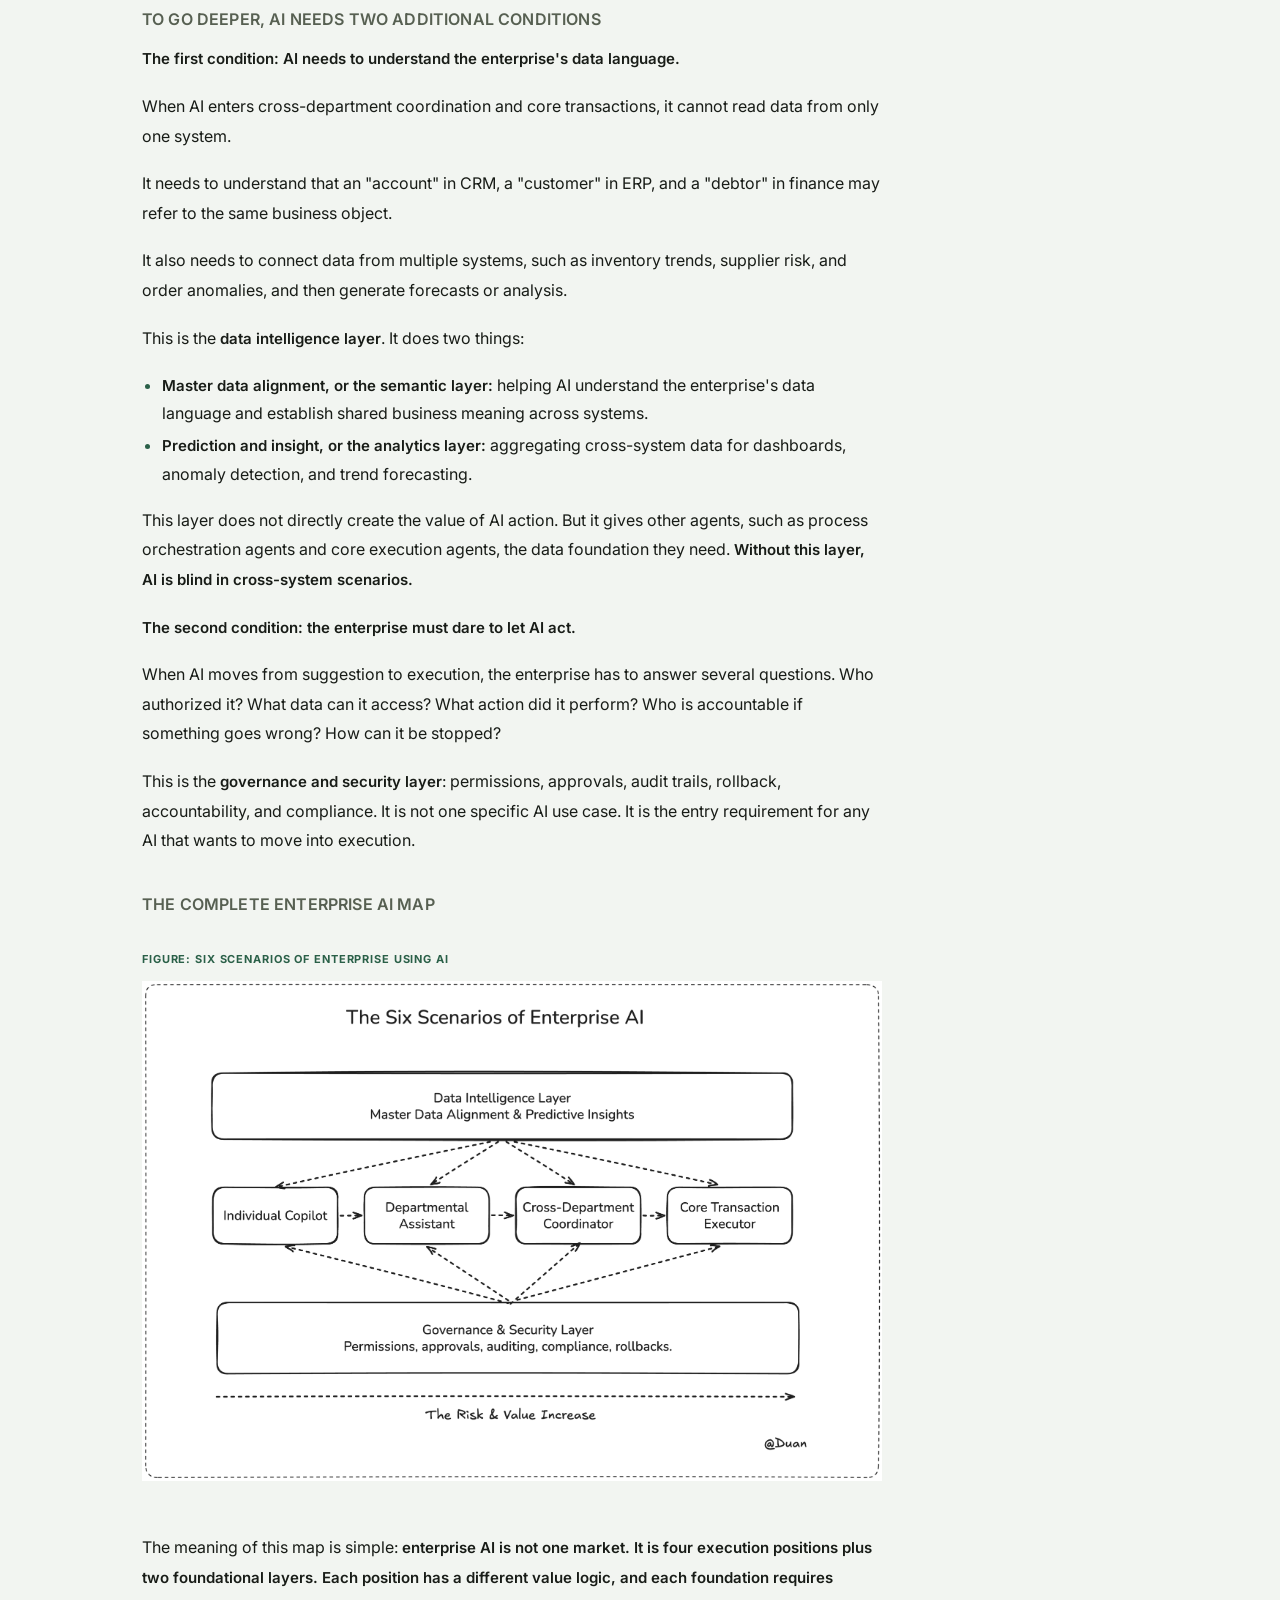
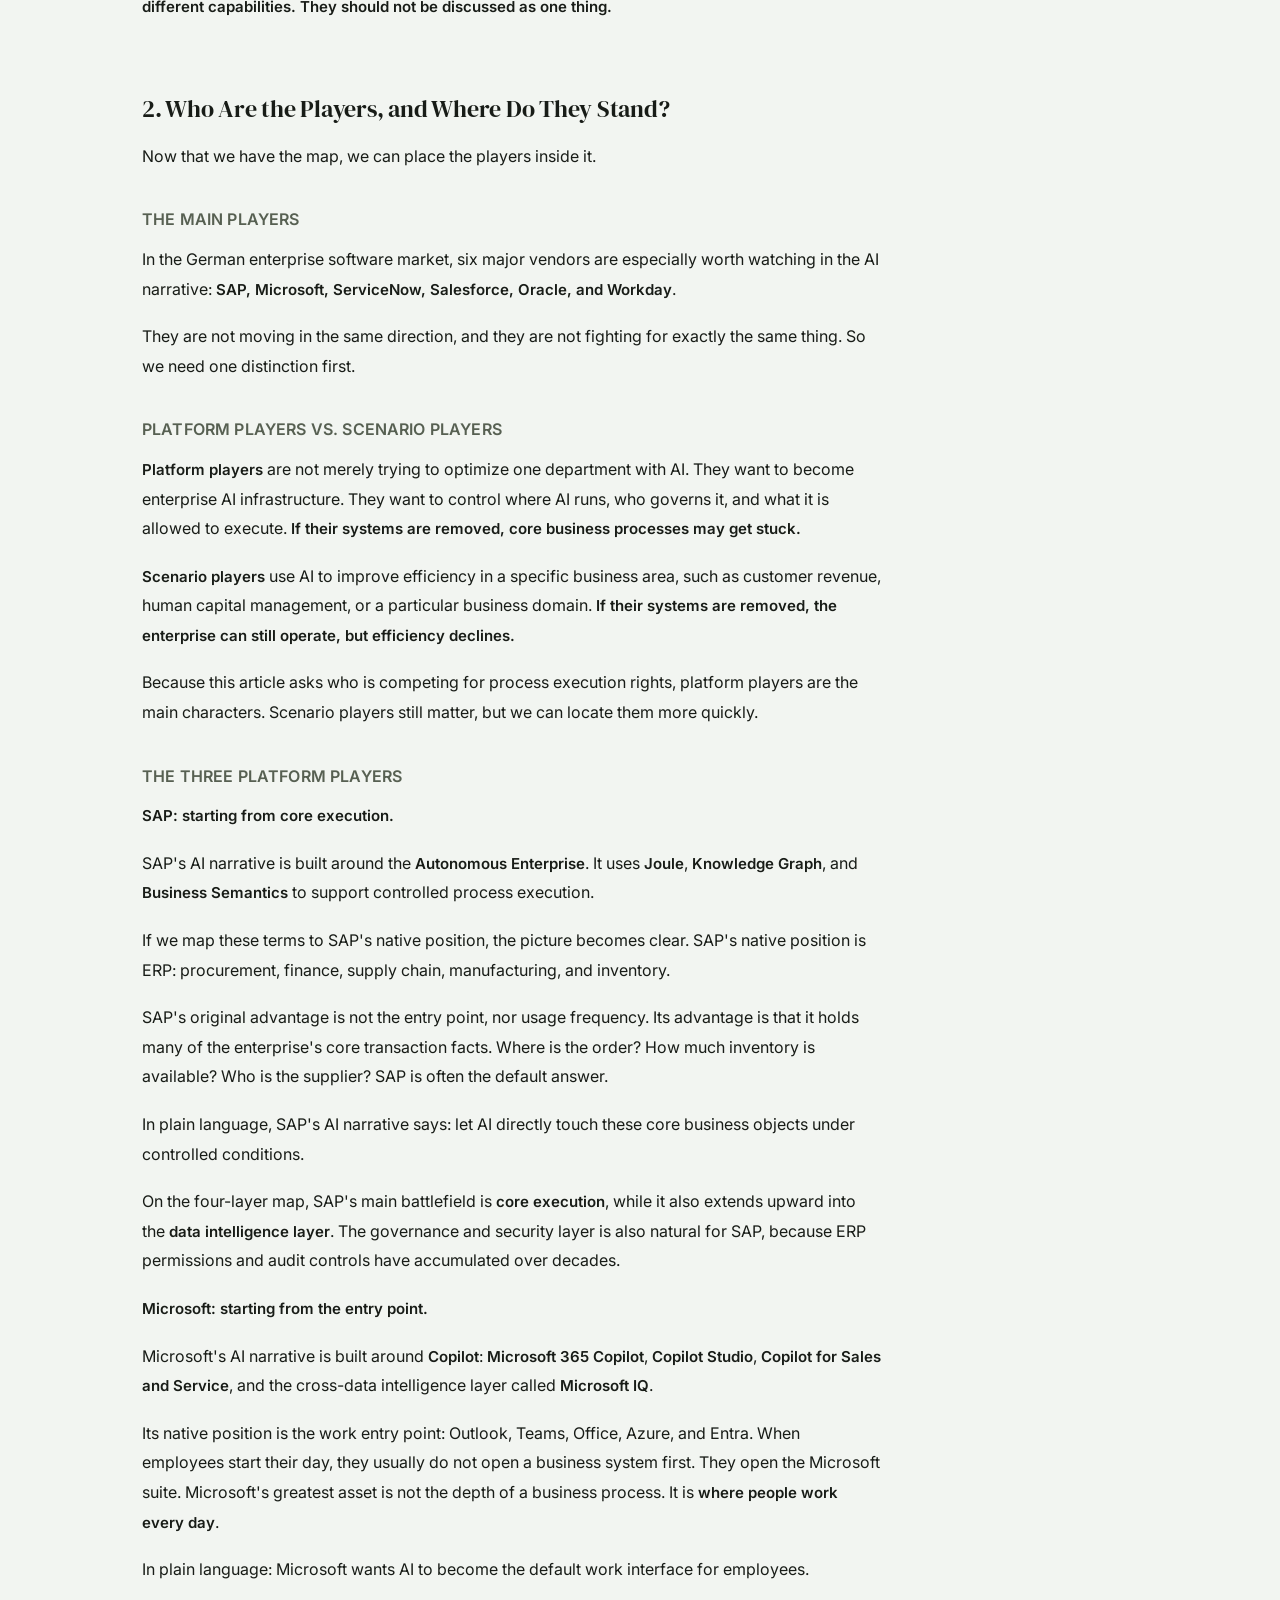
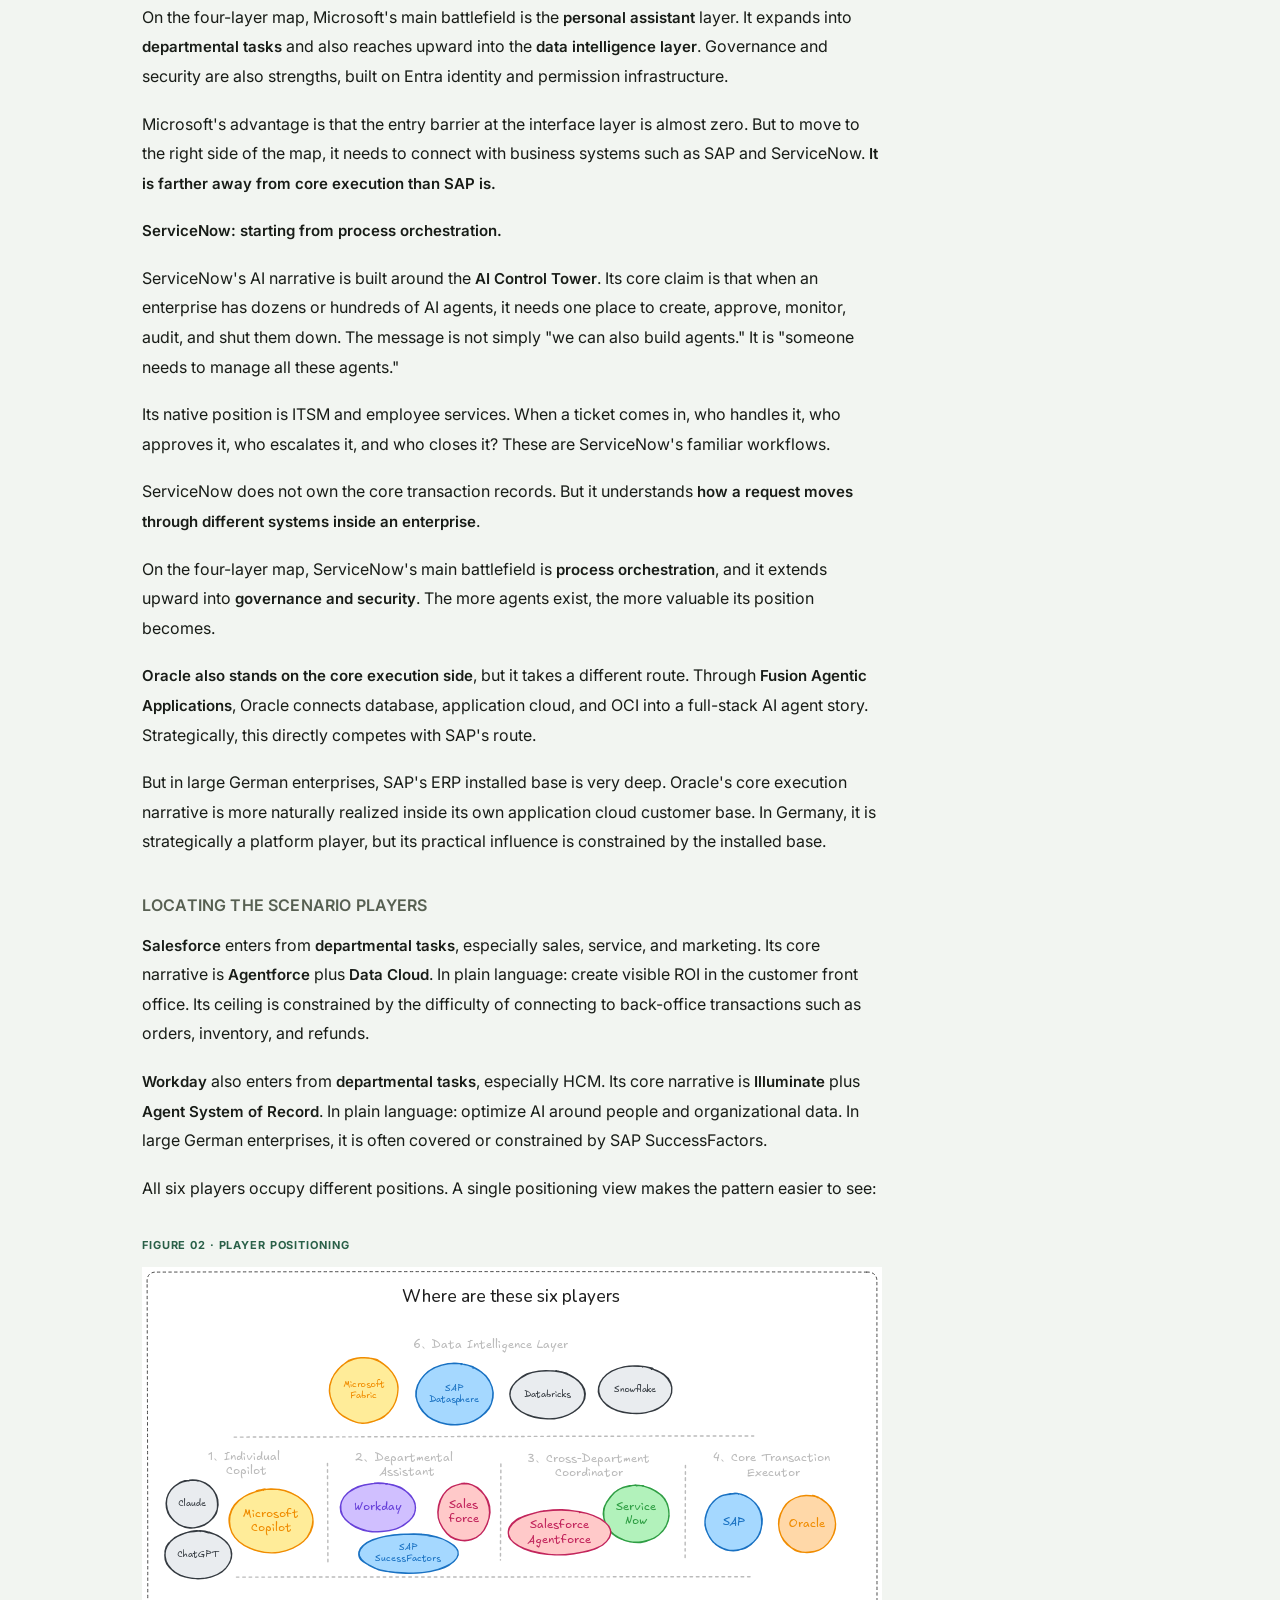
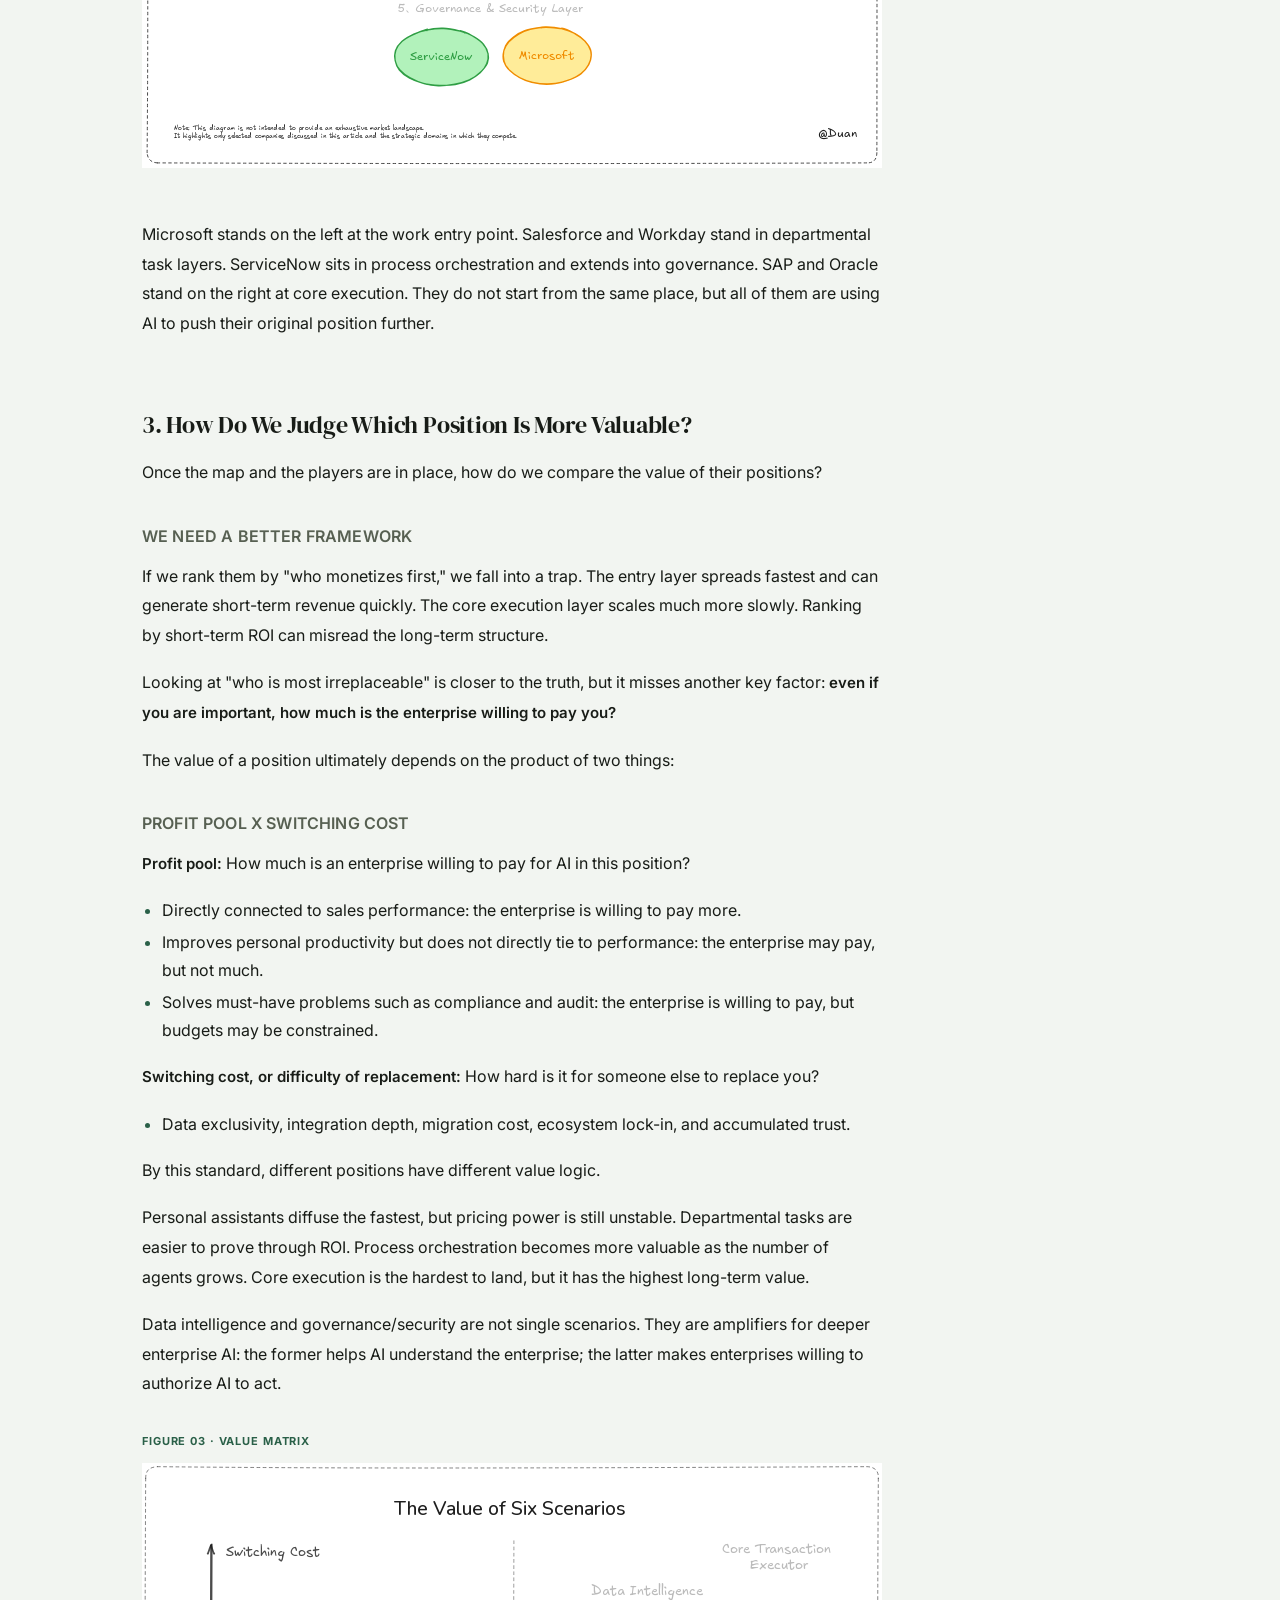
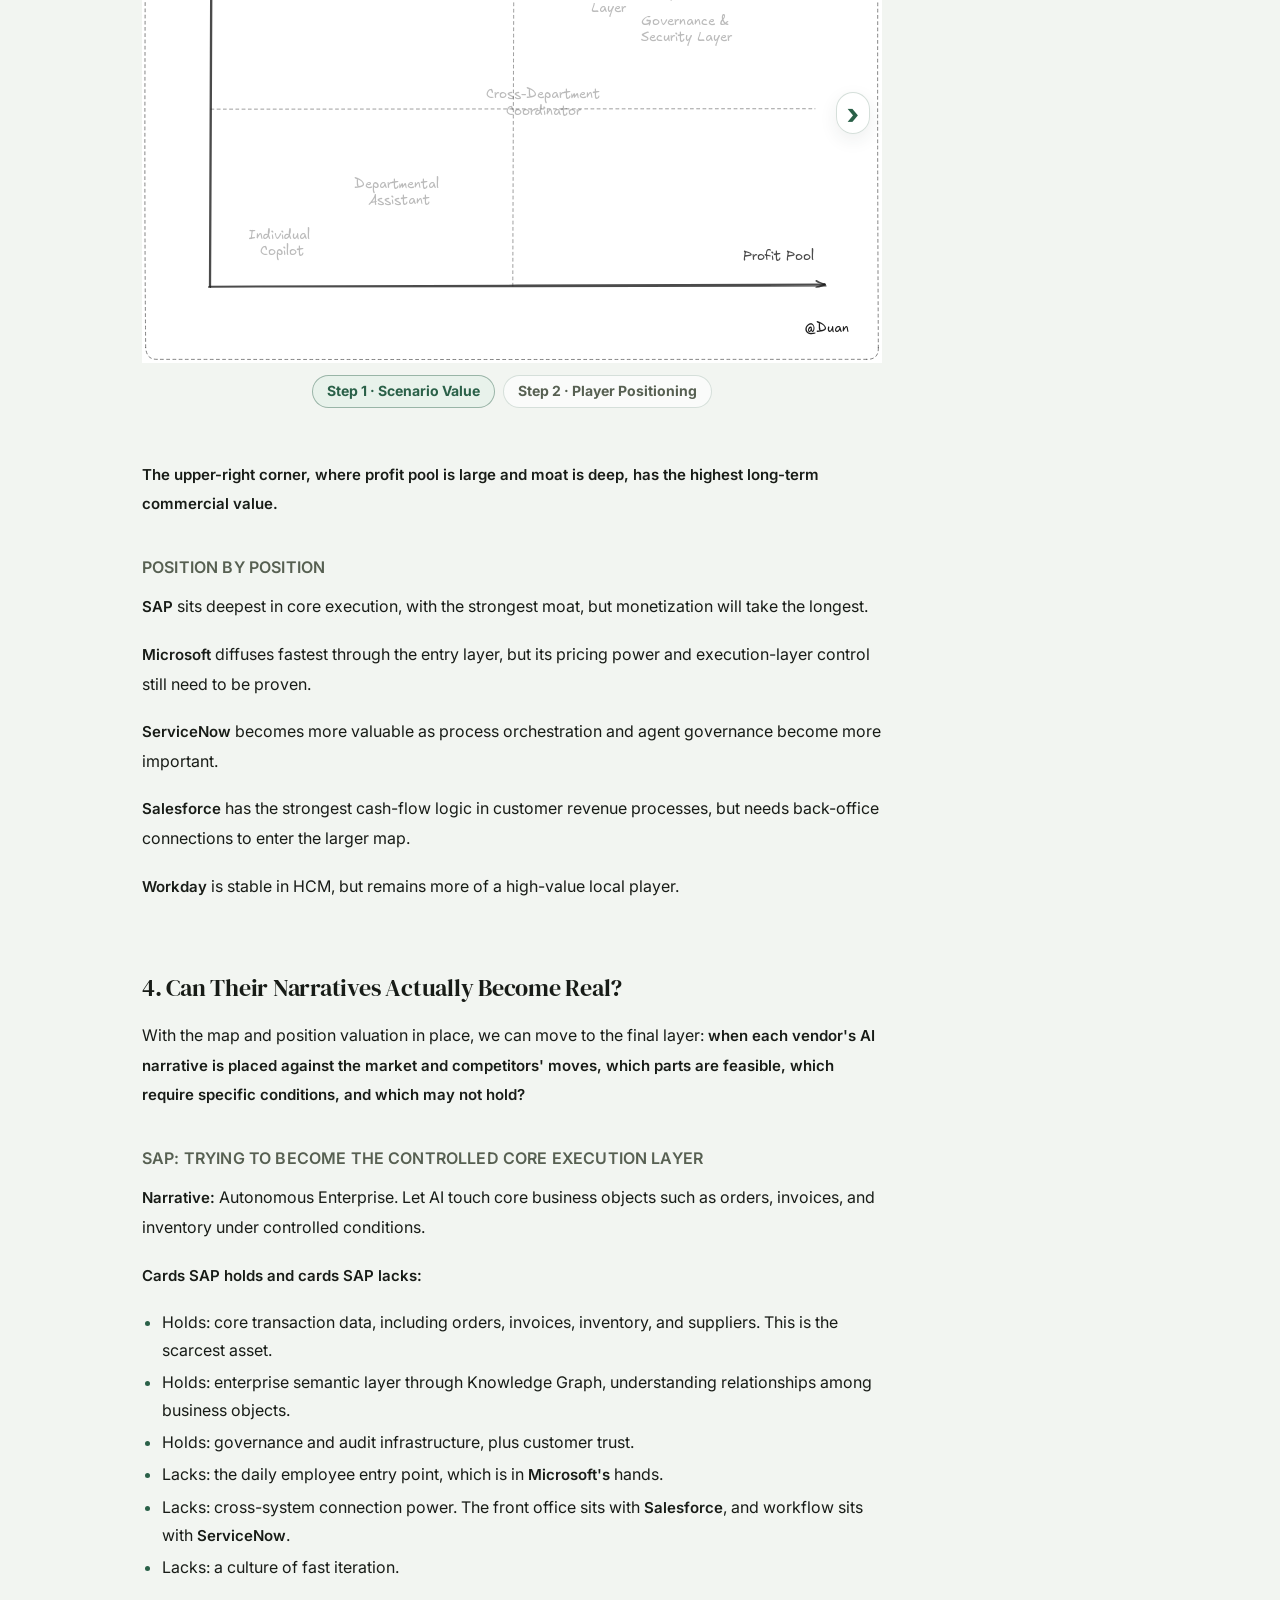
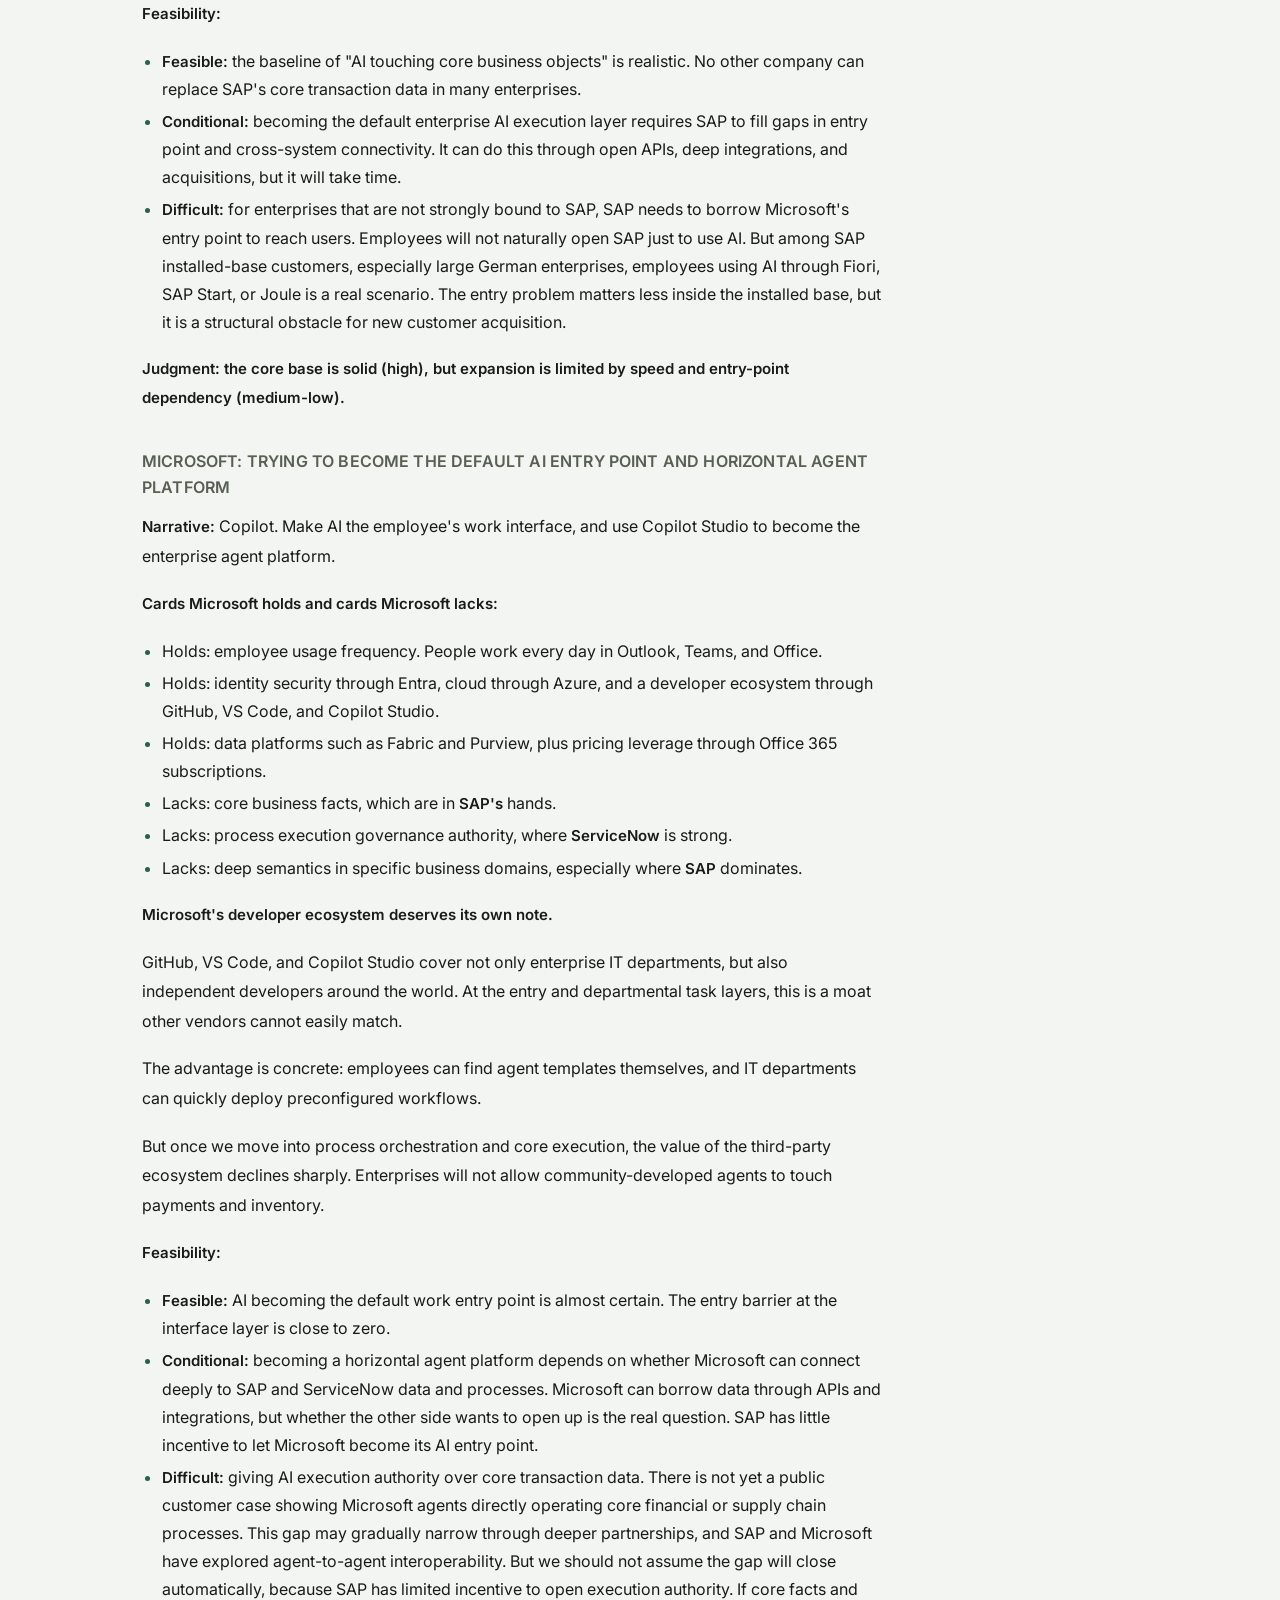
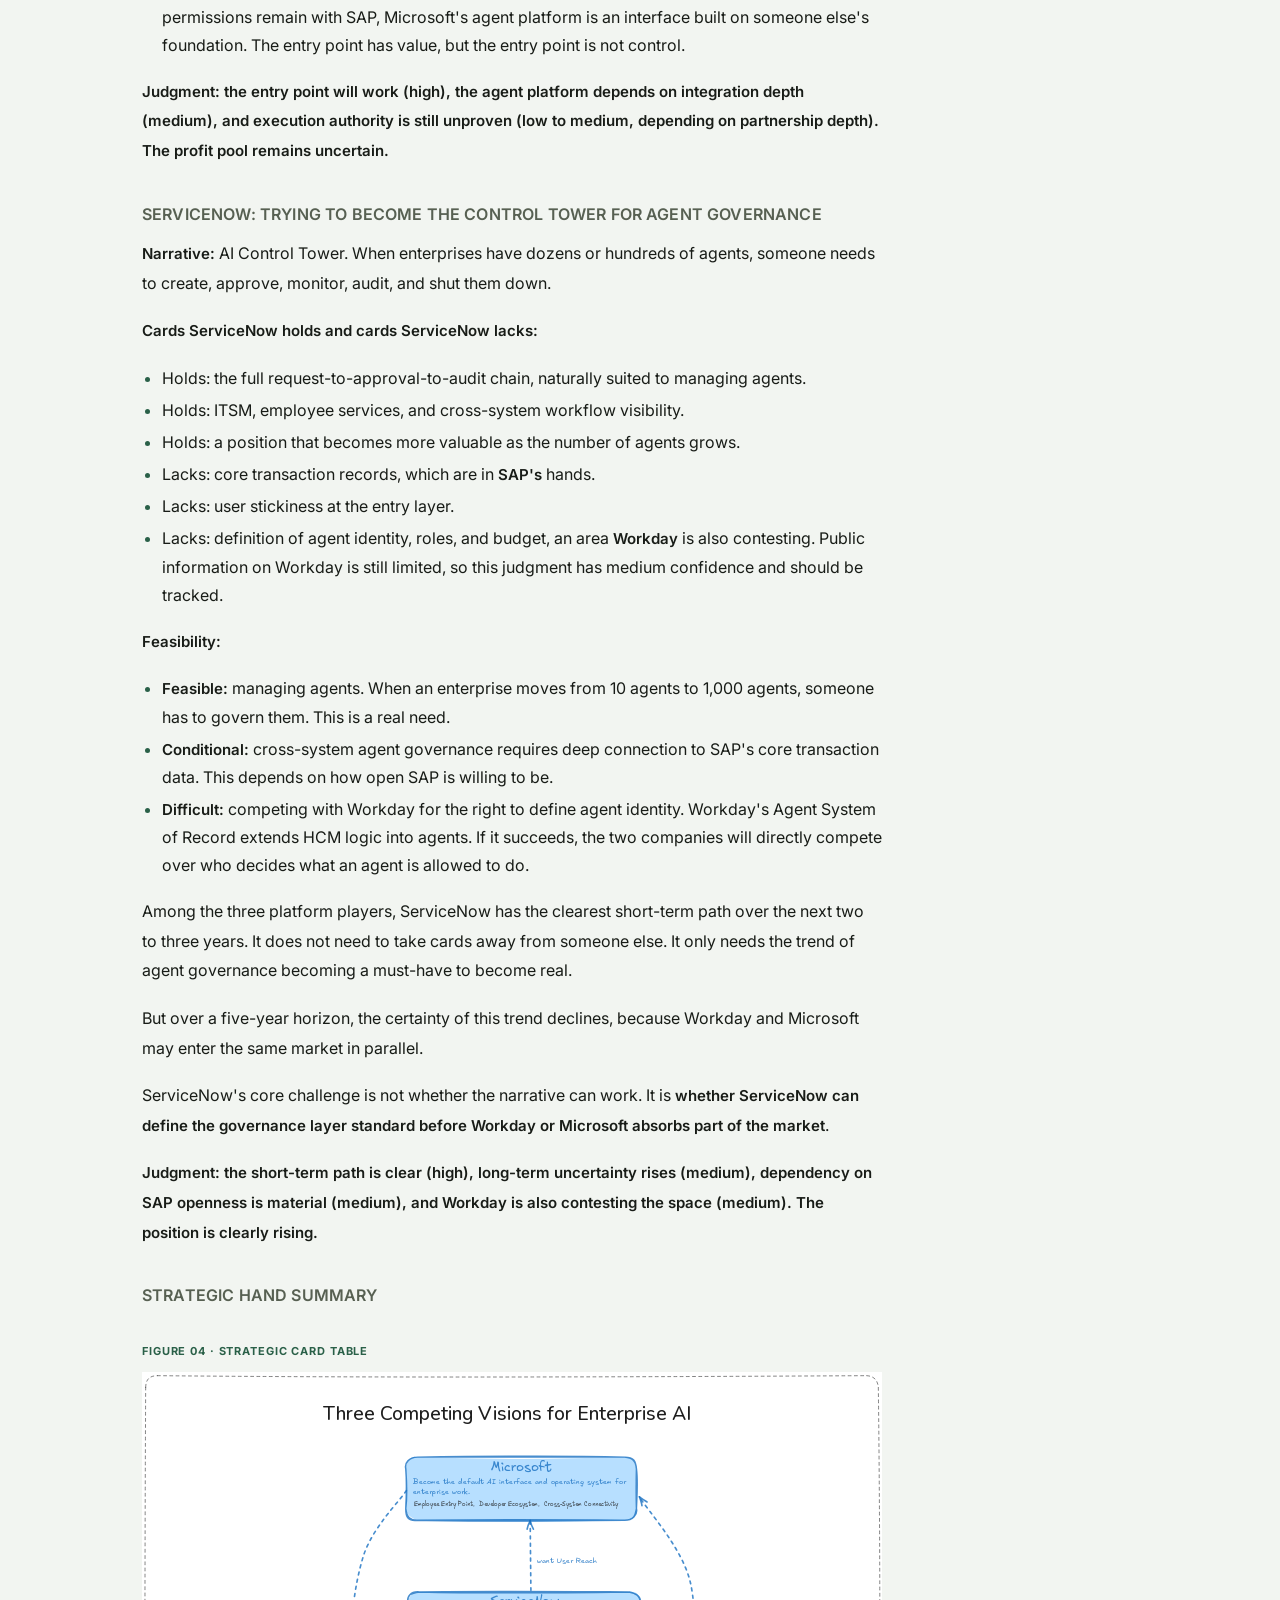
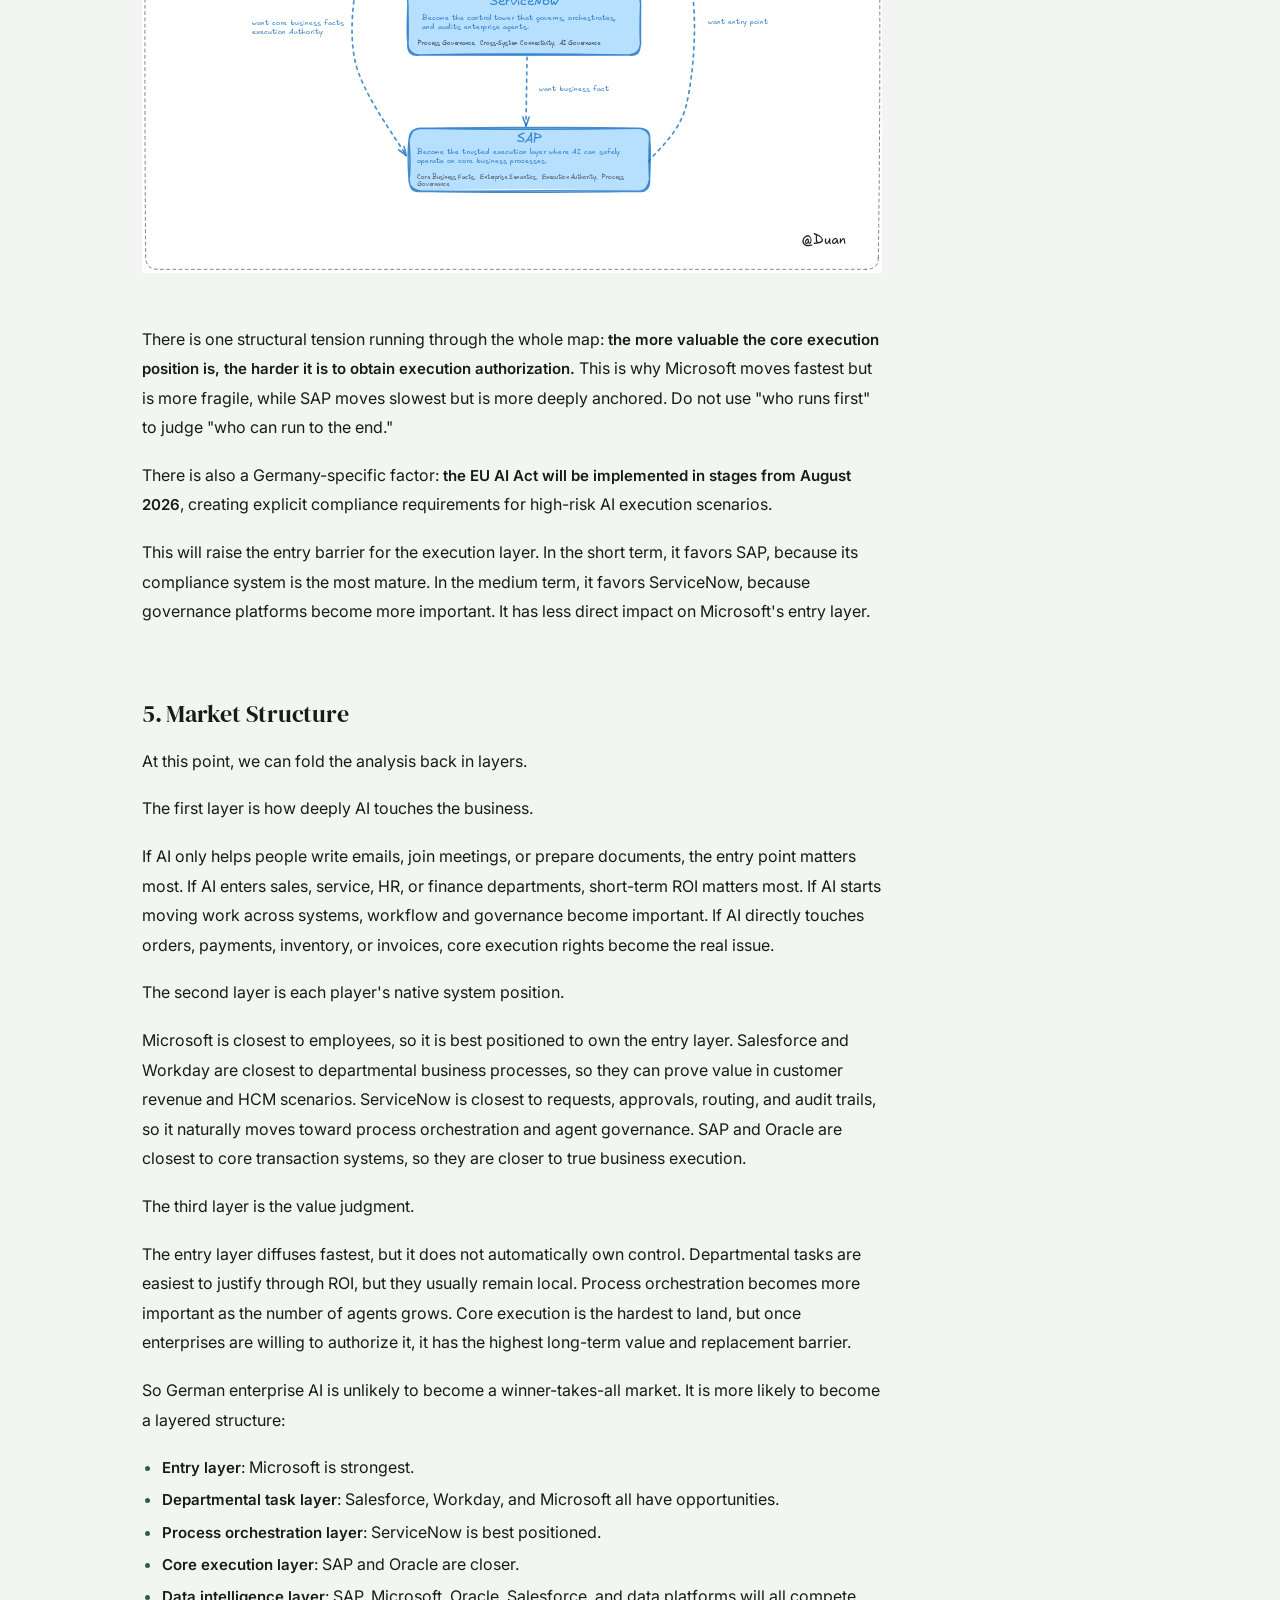
<file: topics/en-enterprise-ai-war-map-germany.html>
<!DOCTYPE html>
<html lang="zh-CN">
<head>
  <meta charset="UTF-8">
  <meta name="viewport" content="width=device-width, initial-scale=1.0">
  <title>SAP, Microsoft, and ServiceNow Are All Building Enterprise AI: A Map of What They Are Really Competing For · SAP Research</title>
  <link rel="stylesheet" href="../assets/style.css">
  <style>
    .conclusion-list {
      border-left: 2px solid var(--accent);
      margin: 28px 0 44px;
      padding: 2px 0 2px 30px;
      display: flex;
      flex-direction: column;
      gap: 28px;
    }
    .conclusion-item {
      display: grid;
      grid-template-columns: 42px minmax(0, 1fr);
      gap: 22px;
      align-items: start;
    }
    .conclusion-code {
      color: var(--accent);
      font-family: var(--font-sans);
      font-size: 16px;
      font-weight: 700;
      letter-spacing: .04em;
      line-height: 1.75;
    }
    .conclusion-text {
      color: var(--text-1);
      font-size: var(--fs-body);
      line-height: 1.78;
    }
    .conclusion-text strong {
      font-weight: 700;
      color: var(--text-1);
    }
    .article-section-divider {
      width: 64px;
      height: 1px;
      margin: 100px auto;
      background: linear-gradient(
        90deg,
        color-mix(in srgb, var(--accent) 0%, transparent),
        color-mix(in srgb, var(--accent) 80%, transparent) 50%,
        color-mix(in srgb, var(--accent) 0%, transparent)
      );
    }
    .article-code-figure {
      width: min(980px, 100%);
      max-width: 100%;
      min-width: 0;
      margin: 34px 0 48px;
      padding: 18px;
      border: 1px solid var(--border);
      border-radius: var(--radius);
      background: rgba(255,255,255,.54);
      overflow: hidden;
    }
    .article-code-figure pre {
      display: block;
      max-width: 100%;
      margin: 0;
      overflow-x: auto;
      color: var(--text-1);
      font-size: 14px;
      line-height: 1.65;
      font-family: ui-monospace, SFMono-Regular, Menlo, Monaco, Consolas, monospace;
      white-space: pre;
    }
    .article-code-figure code {
      display: block;
      width: max-content;
      min-width: 100%;
    }
    .article-code-label {
      margin-bottom: 10px;
      color: var(--accent);
      font-size: var(--fs-annotation);
      font-weight: 700;
      letter-spacing: .08em;
      text-transform: uppercase;
    }
    .article-image-figure {
      width: min(980px, 100%);
      margin: 34px 0 52px;
      padding: 0;
      border: 0;
      border-radius: 0;
      background: transparent;
    }
    .article-image-figure figcaption {
      margin: 0 0 12px;
      color: var(--accent);
      font-size: 11px;
      font-weight: 700;
      letter-spacing: .08em;
      text-transform: uppercase;
    }
    .article-image-figure img {
      width: 100%;
      height: auto;
      border-radius: 0;
      display: block;
    }
    .value-matrix-tabs {
      width: 100%;
    }
    .value-matrix-tabs input {
      position: absolute;
      inline-size: 1px;
      block-size: 1px;
      opacity: 0;
      pointer-events: none;
    }
    .value-matrix-stage {
      position: relative;
      width: 100%;
      overflow: hidden;
    }
    .value-matrix-track {
      display: flex;
      width: 200%;
      transition: transform .28s ease;
    }
    .value-matrix-slide {
      flex: 0 0 50%;
      min-width: 0;
    }
    .article-image-figure .value-matrix-slide img {
      display: block;
      width: 100%;
      height: auto;
    }
    #value-matrix-players:checked ~ .value-matrix-stage .value-matrix-track {
      transform: translateX(-50%);
    }
    .value-matrix-nav {
      position: absolute;
      top: 50%;
      z-index: 2;
      display: none;
      align-items: center;
      justify-content: center;
      inline-size: 34px;
      block-size: 42px;
      border: 1px solid rgba(45, 95, 73, .2);
      border-radius: 999px;
      color: var(--accent);
      background: rgba(255, 255, 255, .82);
      box-shadow: 0 6px 18px rgba(34, 55, 45, .08);
      font-size: 30px;
      font-weight: 700;
      line-height: 1;
      transform: translateY(-50%);
      cursor: pointer;
      user-select: none;
    }
    .value-nav-prev {
      left: 12px;
    }
    .value-nav-next {
      right: 12px;
    }
    #value-matrix-scenarios:checked ~ .value-matrix-stage .value-nav-next,
    #value-matrix-players:checked ~ .value-matrix-stage .value-nav-prev {
      display: flex;
    }
    .value-matrix-tabbar {
      display: flex;
      justify-content: center;
      gap: 8px;
      margin-top: 12px;
    }
    .value-matrix-tabbar label {
      min-width: 132px;
      padding: 7px 14px;
      border: 1px solid rgba(45, 95, 73, .18);
      border-radius: 999px;
      color: var(--text-2);
      background: rgba(255, 255, 255, .62);
      font-size: var(--fs-ui);
      font-weight: 700;
      line-height: 1.2;
      text-align: center;
      cursor: pointer;
      transition: background .18s ease, border-color .18s ease, color .18s ease;
    }
    #value-matrix-scenarios:checked ~ .value-matrix-tabbar label[for="value-matrix-scenarios"],
    #value-matrix-players:checked ~ .value-matrix-tabbar label[for="value-matrix-players"] {
      border-color: rgba(45, 95, 73, .42);
      color: var(--accent);
      background: rgba(231, 241, 235, .86);
    }
    .logic-figure {
      width: min(980px, 100%);
      margin: 34px 0 52px;
      padding: 16px;
      border: 1px solid var(--border);
      border-radius: var(--radius);
      background:
        radial-gradient(circle at 50% 28%, rgba(255,255,255,.82), transparent 42%),
        linear-gradient(135deg, rgba(255,255,255,.68), rgba(232,238,231,.42));
    }
    .logic-label {
      margin-bottom: 8px;
      color: var(--accent);
      font-size: 11px;
      font-weight: 700;
      letter-spacing: .1em;
      text-transform: uppercase;
    }
    .logic-figure figcaption {
      margin: 0 0 14px;
      color: var(--text-2);
      font-size: var(--fs-ui);
      line-height: 1.6;
    }
    .logic-canvas {
      position: relative;
      height: 640px;
      border-radius: var(--radius);
      background: transparent;
      overflow: hidden;
    }
    .logic-image-title {
      position: absolute;
      top: 18px;
      left: 0;
      right: 0;
      z-index: 3;
      color: var(--accent);
      font-size: 19px;
      font-weight: 700;
      letter-spacing: .02em;
      text-align: center;
    }
    .logic-lines {
      position: absolute;
      inset: 0;
      width: 100%;
      height: 100%;
      z-index: 1;
      pointer-events: none;
    }
    .logic-line {
      fill: none;
      stroke: currentColor;
      stroke-width: 2;
      stroke-linecap: round;
      stroke-linejoin: round;
      opacity: .7;
    }
    .logic-line.dashed {
      stroke-dasharray: 8 8;
    }
    .logic-line.faint {
      opacity: .24;
      stroke-width: 1.7;
    }
    .logic-line.green { color: #2A6048; }
    .logic-line.blue { color: #537791; }
    .logic-line.brown { color: #8E735B; }
    .logic-line.red { color: #A76F63; }
    .logic-line.support { color: rgba(24,28,23,.50); stroke-width: 1.45; }
    .logic-line.progression { color: rgba(24,28,23,.58); stroke-width: 1.5; }
    .logic-line.feedback { color: rgba(24,28,23,.48); stroke-width: 1.4; }
    .logic-line.risk { color: rgba(24,28,23,.62); stroke-width: 1.55; }
    .logic-node {
      position: absolute;
      left: var(--x);
      top: var(--y);
      z-index: 2;
      width: var(--w);
      min-height: var(--h);
      padding: 12px 14px;
      border: 1px solid rgba(24,28,23,.16);
      border-radius: 10px;
      background: rgba(255,255,255,.74);
      box-shadow: none;
      color: var(--text-1);
    }
    .logic-node::before {
      content: none;
    }
    .logic-node strong,
    .logic-node span,
    .logic-node small,
    .logic-node em {
      display: block;
    }
    .logic-node strong {
      color: var(--text-1);
      font-size: 17px;
      line-height: 1.2;
      font-weight: 700;
    }
    .logic-stage strong {
      font-size: 16px;
    }
    .logic-node span {
      margin-top: 6px;
      color: var(--text-2);
      font-size: 12px;
      line-height: 1.35;
    }
    .logic-node small {
      margin-top: 3px;
      color: var(--text-2);
      font-size: 11px;
      line-height: 1.35;
    }
    .logic-node em {
      position: absolute;
      right: 12px;
      top: 12px;
      color: currentColor;
      font-size: 12px;
      font-style: normal;
      font-weight: 700;
    }
    .logic-kicker {
      color: var(--text-3);
      font-size: 10px;
      font-weight: 700;
      letter-spacing: .09em;
      line-height: 1.2;
      text-transform: uppercase;
    }
    .logic-low {
      color: #5B55A6;
      background: rgba(255,255,255,.76);
      border-color: rgba(91,85,166,.42);
    }
    .logic-mid,
    .logic-data {
      color: #537791;
      background: rgba(255,255,255,.76);
      border-color: rgba(83,119,145,.42);
    }
    .logic-high {
      color: #8E4D3B;
      background: rgba(255,255,255,.76);
      border-color: rgba(142,77,59,.40);
    }
    .logic-core,
    .logic-governance {
      color: #8E4D3B;
      background: rgba(255,255,255,.76);
      border-color: rgba(142,77,59,.40);
    }
    .logic-axis-label {
      position: absolute;
      left: 0;
      right: 0;
      top: 210px;
      z-index: 2;
      color: var(--text-2);
      font-size: 13px;
      font-weight: 650;
      text-align: center;
    }
    .risk-low {
      color: #5B55A6;
      background: rgba(247,246,255,.72);
      border-color: rgba(91,85,166,.42);
    }
    .risk-high {
      color: #8E4D3B;
      background: rgba(255,246,241,.72);
      border-color: rgba(142,77,59,.40);
    }
    .logic-governance {
      color: rgba(24,28,23,.58);
      background: rgba(255,255,255,.76);
      border-color: rgba(24,28,23,.32);
    }
    .logic-legend {
      position: absolute;
      left: 120px;
      right: 120px;
      bottom: 26px;
      z-index: 2;
      display: flex;
      align-items: center;
      justify-content: center;
      gap: 26px;
      color: var(--text-2);
      font-size: 12px;
      font-weight: 650;
    }
    .logic-legend span {
      display: inline-flex;
      align-items: center;
      gap: 8px;
      white-space: nowrap;
    }
    .legend-line {
      display: inline-block;
      width: 28px;
      height: 0;
      border-top: 1.5px solid rgba(24,28,23,.56);
    }
    .legend-line.dashed {
      border-top-style: dashed;
    }
    .legend-swatch {
      width: 12px;
      height: 12px;
      border-radius: 3px;
      display: inline-block;
    }
    .legend-swatch.low {
      background: rgba(247,246,255,.9);
      border: 1px solid rgba(91,85,166,.30);
    }
    .legend-swatch.high {
      background: rgba(255,246,241,.9);
      border: 1px solid rgba(142,77,59,.28);
    }
    .logic-risk-axis-label {
      position: absolute;
      left: 0;
      right: 0;
      bottom: 32px;
      z-index: 2;
      color: var(--text-2);
      font-size: 13px;
      font-weight: 650;
      text-align: center;
    }
    .sketch-figure {
      width: min(980px, 100%);
      margin: 34px 0 52px;
      padding: 16px;
      border: 1px solid var(--border);
      border-radius: var(--radius);
      background: rgba(255,255,255,.48);
    }
    .sketch-label {
      margin-bottom: 8px;
      color: var(--accent);
      font-size: 11px;
      font-weight: 700;
      letter-spacing: .1em;
      text-transform: uppercase;
    }
    .sketch-figure figcaption {
      margin: 0 0 14px;
      color: var(--text-2);
      font-size: var(--fs-ui);
      line-height: 1.6;
    }
    .sketch-canvas {
      display: block;
      width: 100%;
      height: auto;
      border: 1px solid var(--border-light);
      border-radius: var(--radius);
      background:
        radial-gradient(circle at 50% 28%, rgba(255,255,255,.82), transparent 42%),
        linear-gradient(135deg, rgba(255,255,255,.68), rgba(232,238,231,.42));
      overflow: visible;
    }
    .sketch-bg {
      fill: rgba(255,255,255,.18);
      stroke: rgba(42,96,72,.12);
      stroke-width: 1.3;
    }
    .sketch-node rect {
      stroke-width: 1.7;
      fill: rgba(255,255,255,.72);
    }
    .sketch-node.green rect { stroke: #2A6048; fill: rgba(42,96,72,.12); }
    .sketch-node.blue rect { stroke: #537791; fill: rgba(83,119,145,.14); }
    .sketch-node.brown rect { stroke: #8E735B; fill: rgba(142,115,91,.16); }
    .sketch-node.red rect { stroke: #A76F63; fill: rgba(167,111,99,.14); }
    .sketch-node.olive rect { stroke: #628458; fill: rgba(98,132,88,.14); }
    .sketch-rough {
      fill: none;
      stroke: currentColor;
      stroke-width: 3;
      stroke-linecap: round;
      opacity: .85;
    }
    .sketch-node.green { color: #2A6048; }
    .sketch-node.blue { color: #537791; }
    .sketch-node.brown { color: #8E735B; }
    .sketch-node.red { color: #A76F63; }
    .sketch-node.olive { color: #628458; }
    .sketch-title {
      fill: var(--text-1);
      font-family: var(--font-sans);
      font-size: 20px;
      font-weight: 700;
      letter-spacing: 0;
    }
    .sketch-title.big {
      font-size: 22px;
    }
    .sketch-text {
      fill: var(--text-2);
      font-family: var(--font-sans);
      font-size: 15px;
      line-height: 1.45;
    }
    .sketch-note,
    .sketch-band {
      fill: var(--text-2);
      font-family: var(--font-sans);
      font-size: 15px;
      font-weight: 650;
    }
    .sketch-band {
      fill: var(--accent);
      letter-spacing: .02em;
    }
    .sketch-arrow,
    .sketch-band-line,
    .sketch-axis {
      fill: none;
      stroke: currentColor;
      stroke-width: 2.4;
      stroke-linecap: round;
      stroke-linejoin: round;
      opacity: .72;
    }
    .sketch-arrow.dashed,
    .sketch-band-line {
      stroke-dasharray: 8 8;
    }
    .sketch-arrow.green,
    .sketch-band-line.green { color: #2A6048; }
    .sketch-arrow.blue,
    .sketch-band-line.blue { color: #537791; }
    .sketch-arrow.brown,
    .sketch-band-line.brown { color: #8E735B; }
    .sketch-arrow.red,
    .sketch-band-line.red { color: #A76F63; }
    .sketch-grid {
      fill: none;
      stroke: rgba(42,96,72,.14);
      stroke-width: 1;
    }
    .sketch-axis {
      color: rgba(24,28,23,.58);
      stroke-width: 2;
    }
    .sketch-emphasis {
      fill: rgba(142,115,91,.05);
      stroke: rgba(142,115,91,.36);
      stroke-width: 2;
      stroke-dasharray: 10 8;
    }
    .ai-figure {
      --ai-bg: var(--bg);
      --ai-green: #2A6048;
      --ai-bluegrey: #537791;
      --ai-brown: #8E735B;
      --ai-olive: #628458;
      --ai-red: #A76F63;
      --ai-ink: var(--text-1);
      --ai-muted: var(--text-2);
      --ai-soft: var(--text-3);
      --ai-line: var(--border);
      width: min(980px, 100%);
      margin: 34px 0 52px;
      padding: 22px;
      border: 1px solid var(--border);
      border-radius: var(--radius);
      background:
        radial-gradient(circle at 50% 28%, rgba(255,255,255,.78), transparent 42%),
        linear-gradient(135deg, rgba(255,255,255,.64), rgba(232,238,231,.46));
      color: var(--ai-ink);
      overflow: hidden;
    }
    .ai-figure-meta {
      margin-bottom: 8px;
      color: var(--accent);
      font-size: 11px;
      font-weight: 700;
      letter-spacing: .1em;
      text-transform: uppercase;
    }
    .ai-figure figcaption {
      margin: 0 0 20px;
      color: var(--ai-muted);
      font-size: 14px;
      line-height: 1.55;
    }
    .ai-layer {
      padding: 18px 20px;
      border: 1px solid var(--border);
      border-radius: var(--radius);
      background: rgba(255,255,255,.52);
    }
    .ai-layer.compact {
      padding: 14px 16px;
    }
    .ai-layer-data {
      border-color: color-mix(in srgb, var(--ai-bluegrey) 36%, var(--border));
      background: rgba(83,119,145,.11);
    }
    .ai-layer-governance {
      border-color: color-mix(in srgb, var(--ai-red) 38%, var(--border));
      background: rgba(167,111,99,.11);
    }
    .ai-layer-kicker {
      margin-bottom: 4px;
      color: var(--ai-muted);
      font-size: 11px;
      font-weight: 700;
      letter-spacing: .08em;
      text-transform: uppercase;
    }
    .ai-layer-title {
      color: var(--ai-ink);
      font-size: 18px;
      font-weight: 700;
      line-height: 1.25;
    }
    .ai-layer-body {
      margin-top: 5px;
      color: var(--ai-muted);
      font-size: 13px;
      line-height: 1.55;
    }
    .ai-stage-track {
      position: relative;
      display: grid;
      grid-template-columns: repeat(4, minmax(0, 1fr));
      gap: 14px;
      margin: 22px 0;
    }
    .ai-stage-track::before,
    .final-flow::before {
      content: "";
      position: absolute;
      left: 10%;
      right: 10%;
      top: 50%;
      height: 2px;
      background: linear-gradient(90deg, var(--ai-green), var(--ai-bluegrey), var(--ai-brown), var(--ai-red));
      transform: translateY(-50%);
      z-index: 0;
    }
    .ai-stage {
      position: relative;
      z-index: 1;
      min-height: 154px;
      padding: 16px;
      border: 1px solid rgba(24,28,23,.16);
      border-radius: var(--radius);
      background: rgba(255,255,255,.56);
      box-shadow: var(--shadow-sm);
    }
    .ai-stage-label {
      width: 32px;
      height: 32px;
      display: grid;
      place-items: center;
      border-radius: 50%;
      background: color-mix(in srgb, var(--stage-color, var(--accent)) 14%, white);
      color: var(--stage-color, var(--accent));
      font-size: 12px;
      font-weight: 700;
    }
    .ai-stage-title {
      margin-top: 16px;
      font-size: 17px;
      font-weight: 700;
      line-height: 1.25;
    }
    .ai-stage-body {
      margin-top: 8px;
      color: var(--ai-muted);
      font-size: 13px;
      line-height: 1.5;
    }
    .risk-low { --stage-color: var(--ai-green); }
    .risk-mid { --stage-color: var(--ai-bluegrey); }
    .risk-high { --stage-color: var(--ai-brown); }
    .risk-critical { --stage-color: var(--ai-red); }
    .ai-player-grid {
      display: grid;
      grid-template-columns: repeat(6, minmax(0, 1fr));
      gap: 12px;
      margin: 18px 0;
    }
    .ai-player {
      position: relative;
      padding: 16px;
      border: 1px solid rgba(24,28,23,.16);
      border-radius: var(--radius);
      background: rgba(255,255,255,.56);
      box-shadow: var(--shadow-sm);
      min-height: 150px;
    }
    .ai-player::before {
      content: "";
      display: block;
      width: 30px;
      height: 4px;
      margin-bottom: 14px;
      border-radius: 999px;
      background: var(--player-color, var(--accent));
    }
    .ai-player-name {
      font-size: 16px;
      font-weight: 700;
      line-height: 1.25;
      word-break: break-word;
    }
    .ai-player-role {
      margin-top: 5px;
      color: var(--player-color, var(--accent));
      font-size: 12px;
      font-weight: 700;
      line-height: 1.35;
    }
    .ai-player-body {
      margin-top: 9px;
      color: var(--ai-muted);
      font-size: 12px;
      line-height: 1.5;
    }
    .microsoft { --player-color: var(--ai-bluegrey); }
    .servicenow { --player-color: var(--ai-green); }
    .sap { --player-color: var(--ai-brown); }
    .salesforce { --player-color: #2A7A70; }
    .workday { --player-color: var(--ai-olive); }
    .oracle { --player-color: var(--ai-red); }
    .matrix {
      position: relative;
      padding: 38px 18px 18px 52px;
    }
    .matrix-grid {
      position: relative;
      min-height: 520px;
      border-left: 1px solid rgba(24,28,23,.32);
      border-bottom: 1px solid rgba(24,28,23,.32);
      background:
        linear-gradient(90deg, rgba(42,96,72,.10) 1px, transparent 1px),
        linear-gradient(180deg, rgba(42,96,72,.10) 1px, transparent 1px),
        rgba(255,255,255,.34);
      background-size: 25% 100%, 100% 25%, auto;
    }
    .matrix-axis {
      position: absolute;
      color: var(--ai-muted);
      font-size: 12px;
      font-weight: 700;
      letter-spacing: .02em;
    }
    .matrix-axis-x {
      right: 18px;
      top: 8px;
    }
    .matrix-axis-y {
      left: -42px;
      top: 250px;
      transform: rotate(-90deg);
      transform-origin: left top;
    }
    .matrix-card {
      position: absolute;
      left: var(--x);
      top: var(--y);
      width: min(178px, 28%);
      padding: 13px;
      border: 1px solid rgba(24,28,23,.16);
      border-top: 4px solid var(--player-color, var(--accent));
      border-radius: var(--radius);
      background: rgba(255,255,255,.72);
      transform: translate(-50%, -50%);
      box-shadow: var(--shadow-sm);
    }
    .matrix-card.highlight {
      border-color: color-mix(in srgb, var(--ai-brown) 45%, var(--border));
      box-shadow: var(--shadow-md);
    }
    .matrix-card strong,
    .matrix-card span,
    .matrix-card em {
      display: block;
    }
    .matrix-card strong {
      font-size: 15px;
      line-height: 1.25;
    }
    .matrix-card span {
      margin-top: 3px;
      color: var(--player-color, var(--accent));
      font-size: 12px;
      font-weight: 700;
      line-height: 1.35;
    }
    .matrix-card em {
      margin-top: 7px;
      color: var(--ai-muted);
      font-size: 12px;
      font-style: normal;
      line-height: 1.45;
    }
    .matrix-corner {
      margin-top: 12px;
      color: var(--accent);
      font-size: 13px;
      font-weight: 700;
      text-align: right;
    }
    .card-table {
      overflow-x: auto;
      border: 1px solid var(--border);
      border-radius: var(--radius);
      background: rgba(255,255,255,.50);
    }
    .card-table-head,
    .card-table-row {
      display: grid;
      grid-template-columns: .8fr 1.2fr 1.7fr 1.7fr 1.6fr;
      min-width: 820px;
    }
    .card-table-head {
      background: rgba(42,96,72,.10);
      color: var(--ai-muted);
      font-size: 12px;
      font-weight: 700;
      letter-spacing: .04em;
    }
    .card-table-head span,
    .card-table-row div {
      padding: 14px;
      border-right: 1px solid var(--ai-line);
    }
    .card-table-head span:last-child,
    .card-table-row div:last-child {
      border-right: 0;
    }
    .card-table-row {
      border-top: 1px solid var(--ai-line);
      color: var(--ai-muted);
      font-size: 13px;
      line-height: 1.5;
    }
    .card-table-row div:first-child,
    .card-table-row div:nth-child(2) {
      color: var(--ai-ink);
      font-weight: 700;
    }
    .final-flow {
      position: relative;
      display: grid;
      grid-template-columns: repeat(3, minmax(0, 1fr));
      gap: 18px;
      margin: 22px 0 18px;
    }
    .final-flow .ai-player {
      z-index: 1;
      min-height: 180px;
    }
    .final-flow .highlight {
      border-color: color-mix(in srgb, var(--ai-brown) 42%, var(--border));
      box-shadow: 0 10px 24px rgba(15,23,42,.08);
    }
    .final-secondary {
      display: flex;
      flex-wrap: wrap;
      gap: 10px;
      margin-bottom: 18px;
    }
    .final-secondary span {
      padding: 8px 10px;
      border: 1px solid var(--border);
      border-radius: 999px;
      background: var(--tag-bg);
      color: var(--ai-muted);
      font-size: 12px;
      font-weight: 650;
    }
    .article-comparison-table {
      width: 100%;
      margin: 34px 0 42px;
      border-collapse: collapse;
      table-layout: fixed;
      font-family: var(--font-sans);
    }
    .article-comparison-table thead {
      border-bottom: 1px solid color-mix(in srgb, var(--text-1) 22%, transparent);
    }
    .article-comparison-table th {
      padding: 0 28px 16px 0;
      color: var(--text-1);
      font-size: 15px;
      font-weight: 700;
      line-height: 1.45;
      text-align: left;
      letter-spacing: 0;
    }
    .article-comparison-table td {
      padding: 18px 28px 18px 0;
      border-bottom: 1px solid color-mix(in srgb, var(--text-2) 18%, transparent);
      color: var(--text-1);
      font-size: 16px;
      line-height: 1.65;
      vertical-align: top;
    }
    .article-comparison-table tbody tr:last-child td {
      border-bottom-color: color-mix(in srgb, var(--text-1) 22%, transparent);
    }
    .article-comparison-table th:first-child,
    .article-comparison-table td:first-child {
      width: 36%;
      color: color-mix(in srgb, var(--text-1) 78%, var(--accent));
      font-weight: 650;
    }
    .article-comparison-table th:first-child {
      font-weight: 700;
    }
    .article-comparison-table th:last-child,
    .article-comparison-table td:last-child {
      padding-right: 0;
    }
    .article-comparison-table th:nth-child(1):nth-last-child(3),
    .article-comparison-table th:nth-child(1):nth-last-child(3) ~ th,
    .article-comparison-table td:nth-child(1):nth-last-child(3),
    .article-comparison-table td:nth-child(1):nth-last-child(3) ~ td {
      width: auto;
    }
    .article-comparison-table th:nth-child(1):nth-last-child(3),
    .article-comparison-table td:nth-child(1):nth-last-child(3) {
      width: 27%;
    }
    .article-comparison-table th:nth-child(2):nth-last-child(2),
    .article-comparison-table td:nth-child(2):nth-last-child(2) {
      width: 36%;
    }
    .article-comparison-table th:nth-child(3):nth-last-child(1),
    .article-comparison-table td:nth-child(3):nth-last-child(1) {
      width: 37%;
    }
    @media (max-width: 720px) {
      .conclusion-list {
        padding-left: 18px;
        gap: 22px;
      }
      .conclusion-item {
        grid-template-columns: 34px minmax(0, 1fr);
        gap: 14px;
      }
      .conclusion-code {
        font-size: 14px;
      }
      .article-section-divider {
        width: 48px;
        margin: 100px auto;
      }
      .article-comparison-table {
        margin: 28px 0 36px;
      }
      .article-code-figure {
        padding: 14px;
      }
      .article-code-figure pre {
        font-size: 12px;
      }
      .logic-canvas {
        height: auto;
        min-height: 760px;
        padding: 14px;
        display: grid;
        gap: 12px;
      }
      .logic-lines,
      .logic-axis {
        display: none;
      }
      .logic-node {
        position: relative;
        left: auto;
        top: auto;
        width: 100%;
        min-height: auto;
      }
      .ai-figure {
        padding: 16px;
      }
      .ai-stage-track,
      .ai-player-grid,
      .final-flow {
        grid-template-columns: 1fr;
      }
      .ai-stage-track::before,
      .final-flow::before {
        left: 26px;
        right: auto;
        top: 20px;
        bottom: 20px;
        width: 2px;
        height: auto;
        background: linear-gradient(180deg, var(--ai-green), var(--ai-bluegrey), var(--ai-brown), var(--ai-red));
        transform: none;
      }
      .ai-stage {
        min-height: auto;
        padding-left: 58px;
      }
      .ai-stage-label {
        position: absolute;
        left: 14px;
        top: 16px;
      }
      .ai-player {
        min-height: auto;
      }
      .matrix {
        padding: 34px 0 0 0;
      }
      .matrix-grid {
        min-height: 620px;
      }
      .matrix-axis-y {
        left: -8px;
        top: 360px;
      }
      .matrix-axis-x {
        right: 0;
      }
      .matrix-card {
        width: 70%;
      }
      .matrix-card.microsoft { --x: 48% !important; --y: 58% !important; }
      .matrix-card.servicenow { --x: 52% !important; --y: 38% !important; }
      .matrix-card.sap { --x: 58% !important; --y: 17% !important; }
      .matrix-card.salesforce { --x: 55% !important; --y: 76% !important; }
      .matrix-card.workday { --x: 50% !important; --y: 92% !important; }
      .article-comparison-table th,
      .article-comparison-table td {
        padding-right: 16px;
      }
      .article-comparison-table th {
        font-size: 14px;
        padding-bottom: 14px;
      }
      .article-comparison-table td {
        padding-top: 16px;
        padding-bottom: 16px;
        font-size: 15px;
      }
      .article-comparison-table th:first-child,
      .article-comparison-table td:first-child {
        width: 38%;
      }
      .article-comparison-table th:nth-child(1):nth-last-child(3),
      .article-comparison-table td:nth-child(1):nth-last-child(3) {
        width: 30%;
      }
      .article-comparison-table th:nth-child(2):nth-last-child(2),
      .article-comparison-table td:nth-child(2):nth-last-child(2) {
        width: 34%;
      }
      .article-comparison-table th:nth-child(3):nth-last-child(1),
      .article-comparison-table td:nth-child(3):nth-last-child(1) {
        width: 36%;
      }
    }
  </style>
</head>
<body>

  <div id="nav-mount"></div>

  <div class="page-layout">

    <aside class="global-sidebar" id="sidebar-mount"></aside>

    <div class="page-content">
  <div class="article-wrap">

    <div class="breadcrumb">
      <a href="../index.html">SAP Research</a>
      <span class="breadcrumb-sep">›</span>
      <span>Enterprise AI Competitive Landscape</span>
    </div>

    <header class="article-header">
      <div class="article-topic-label">Topic 08 · Enterprise AI</div>
      <h1 class="article-title">SAP, Microsoft, and ServiceNow Are All Building Enterprise AI: A Map of What They Are Really Competing For</h1>
      <p class="article-subtitle">What SAP, Microsoft, and ServiceNow are really competing for.</p>
      <div class="article-meta">
        <span class="article-meta-item">
          <svg width="12" height="12" viewBox="0 0 24 24" fill="none" stroke="currentColor" stroke-width="2"><rect x="3" y="4" width="18" height="18" rx="2"/><line x1="16" y1="2" x2="16" y2="6"/><line x1="8" y1="2" x2="8" y2="6"/><line x1="3" y1="10" x2="21" y2="10"/></svg>
          2026-06-12
        </span>
        <span class="article-meta-item">
          <svg width="12" height="12" viewBox="0 0 24 24" fill="none" stroke="currentColor" stroke-width="2"><circle cx="12" cy="12" r="10"/><polyline points="12 6 12 12 16 14"/></svg>
          20 min read
        </span>
        <span class="tag">Enterprise AI</span>
        <span class="tag">Germany</span>
        <span class="tag">Execution Control</span>
      </div>
    </header>

    <div class="article-body">
      <div class="article-content">

<p>At the beginning of 2026, several enterprise software conferences suddenly seemed to tell the same story.</p>

<p>SAP talked about the Autonomous Enterprise. Microsoft talked about Copilot and agents. ServiceNow talked about an AI Control Tower. Salesforce talked about Agentforce. Oracle and Workday were also embedding AI agents deeper into their enterprise applications.</p>

<p>If you only listen to the vocabulary, they all appear to be saying the same thing: enterprises will have more AI, work will become more automated, and business processes will become smarter.</p>

<p>But are they really talking about the same thing?</p>

<p>Is a Copilot that summarizes a meeting the same kind of AI as an SAP agent that handles a procurement exception?</p>

<p>Do a customer service agent, an HR agent, a finance closing agent, and a cross-system workflow agent carry the same value, risk, and control logic?</p>

<p>This article is not another list of product announcements. It is trying to answer a more basic question:</p>

<blockquote><p>When all these major vendors say they are building enterprise AI, what position are they trying to occupy inside the enterprise? Which positions are more likely to create value? Which ones are closer to long-term commercial control? Who is sitting at the stronger table?</p></blockquote>

<p>To answer that, we will follow a chain of reasoning:</p>

<ol>
  <li><strong>Start from demand.</strong> What are the common entry points for enterprise AI?</li>
  <li><strong>Place the players on the map.</strong> Where does each vendor naturally stand?</li>
  <li><strong>Judge the value of each position.</strong> Which positions matter more in the current AI competition?</li>
  <li><strong>Analyze the strategic hand.</strong> If each vendor's AI narrative is to become real, what resources does it need? What cards does it already hold? Which missing cards are in someone else's hand? Which parts are feasible, which require specific conditions, and which are genuinely difficult?</li>
  <li><strong>Synthesize it into a market structure.</strong> Where is enterprise AI actually being contested, which players occupy each area, and who is closer to long-term control?</li>
</ol>

<p>The point is not to tell you who has already won. The point is to give you a tool for judging the next enterprise AI story you hear.</p>

<h2 id="1-the-main-entry-points-for-enterprise-ai">1. The Main Entry Points for Enterprise AI</h2>

<p>Enterprises do not &quot;adopt AI&quot; in the abstract. The real situation is always more specific: someone uses AI in email, someone uses AI in customer service, someone experiments with AI in finance. All of these are called enterprise AI, but their risk levels are completely different.</p>

<p>That risk level determines the entry requirements, implementation speed, and long-term value of each position.</p>

<h3 id="start-with-risk">Start With Risk</h3>

<p>We can arrange the depth of AI's contact with enterprise work into four positions, from lowest to highest risk.</p>

<p><strong>Position 1: Helping one person work.</strong></p>

<p>The risk is close to zero.</p>

<p>You sit in front of a computer writing emails, joining meetings, drafting documents, organizing spreadsheets, or looking up information. AI sits beside you as a tool. It drafts, summarizes, extracts, and organizes. You remain the main actor and decision-maker. If AI writes something wrong, you edit it.</p>

<p><strong>Position 2: Helping one department work.</strong></p>

<p>The risk is low and measurable.</p>

<p>AI enters sales, customer service, HR, or finance. It helps customer service reply automatically, helps sales generate follow-up suggestions, helps HR screen resumes, and helps finance detect anomalies. AI performs repetitive work inside one department and mainly handles that department's own data. If it makes a mistake, the error is usually contained within that department.</p>

<p><strong>Position 3: Coordinating across departments.</strong></p>

<p>The risk is medium.</p>

<p>An order gets stuck. AI needs to check customer information in CRM, inventory in ERP, credit limits in finance, and delivery status in logistics. Then it needs to decide who should handle the issue, whether it should be escalated, and whether an approval process should be triggered.</p>

<p>At this point, AI is working across systems. It passes signals and coordinates processes. If it fails, the result is often an efficiency loss, such as an order that remains unresolved. But it has not yet directly changed the real state of business data.</p>

<p><strong>Position 4: Directly touching core transaction data.</strong></p>

<p>This is the highest-risk position.</p>

<p>AI is no longer just suggesting or coordinating. It starts to execute actions: creating purchase orders, releasing payments, matching invoices, adjusting inventory, or updating employee master data.</p>

<p>These actions directly change the operating state of the enterprise. If something goes wrong, money may leave the company, goods may be shipped incorrectly, or the audit may fail. <strong>This is not a user experience problem. It is an operational incident.</strong></p>

<h3 id="to-go-deeper-ai-needs-two-additional-conditions">To Go Deeper, AI Needs Two Additional Conditions</h3>

<p><strong>The first condition: AI needs to understand the enterprise's data language.</strong></p>

<p>When AI enters cross-department coordination and core transactions, it cannot read data from only one system.</p>

<p>It needs to understand that an &quot;account&quot; in CRM, a &quot;customer&quot; in ERP, and a &quot;debtor&quot; in finance may refer to the same business object.</p>

<p>It also needs to connect data from multiple systems, such as inventory trends, supplier risk, and order anomalies, and then generate forecasts or analysis.</p>

<p>This is the <strong>data intelligence layer</strong>. It does two things:</p>

<ul>
  <li><strong>Master data alignment, or the semantic layer:</strong> helping AI understand the enterprise's data language and establish shared business meaning across systems.</li>
  <li><strong>Prediction and insight, or the analytics layer:</strong> aggregating cross-system data for dashboards, anomaly detection, and trend forecasting.</li>
</ul>

<p>This layer does not directly create the value of AI action. But it gives other agents, such as process orchestration agents and core execution agents, the data foundation they need. <strong>Without this layer, AI is blind in cross-system scenarios.</strong></p>

<p><strong>The second condition: the enterprise must dare to let AI act.</strong></p>

<p>When AI moves from suggestion to execution, the enterprise has to answer several questions. Who authorized it? What data can it access? What action did it perform? Who is accountable if something goes wrong? How can it be stopped?</p>

<p>This is the <strong>governance and security layer</strong>: permissions, approvals, audit trails, rollback, accountability, and compliance. It is not one specific AI use case. It is the entry requirement for any AI that wants to move into execution.</p>

<h3 id="the-complete-enterprise-ai-map">The Complete Enterprise AI Map</h3>

<figure class="article-image-figure">
  <figcaption>Figure: six scenarios of enterprise using AI</figcaption>
  <img src="../assets/images/enterprise-ai-six-scenarios.png" alt="The Six Scenarios of Enterprise AI diagram">
</figure>

<p>The meaning of this map is simple: <strong>enterprise AI is not one market. It is four execution positions plus two foundational layers. Each position has a different value logic, and each foundation requires different capabilities. They should not be discussed as one thing.</strong></p>

<h2 id="2-who-are-the-players-and-where-do-they-stand">2. Who Are the Players, and Where Do They Stand?</h2>

<p>Now that we have the map, we can place the players inside it.</p>

<h3 id="the-main-players">The Main Players</h3>

<p>In the German enterprise software market, six major vendors are especially worth watching in the AI narrative: <strong>SAP, Microsoft, ServiceNow, Salesforce, Oracle, and Workday</strong>.</p>

<p>They are not moving in the same direction, and they are not fighting for exactly the same thing. So we need one distinction first.</p>

<h3 id="platform-players-vs-scenario-players">Platform Players vs. Scenario Players</h3>

<p><strong>Platform players</strong> are not merely trying to optimize one department with AI. They want to become enterprise AI infrastructure. They want to control where AI runs, who governs it, and what it is allowed to execute. <strong>If their systems are removed, core business processes may get stuck.</strong></p>

<p><strong>Scenario players</strong> use AI to improve efficiency in a specific business area, such as customer revenue, human capital management, or a particular business domain. <strong>If their systems are removed, the enterprise can still operate, but efficiency declines.</strong></p>

<p>Because this article asks who is competing for process execution rights, platform players are the main characters. Scenario players still matter, but we can locate them more quickly.</p>

<h3 id="the-three-platform-players">The Three Platform Players</h3>

<p><strong>SAP: starting from core execution.</strong></p>

<p>SAP's AI narrative is built around the <strong>Autonomous Enterprise</strong>. It uses <strong>Joule</strong>, <strong>Knowledge Graph</strong>, and <strong>Business Semantics</strong> to support controlled process execution.</p>

<p>If we map these terms to SAP's native position, the picture becomes clear. SAP's native position is ERP: procurement, finance, supply chain, manufacturing, and inventory.</p>

<p>SAP's original advantage is not the entry point, nor usage frequency. Its advantage is that it holds many of the enterprise's core transaction facts. Where is the order? How much inventory is available? Who is the supplier? SAP is often the default answer.</p>

<p>In plain language, SAP's AI narrative says: let AI directly touch these core business objects under controlled conditions.</p>

<p>On the four-layer map, SAP's main battlefield is <strong>core execution</strong>, while it also extends upward into the <strong>data intelligence layer</strong>. The governance and security layer is also natural for SAP, because ERP permissions and audit controls have accumulated over decades.</p>

<p><strong>Microsoft: starting from the entry point.</strong></p>

<p>Microsoft's AI narrative is built around <strong>Copilot</strong>: <strong>Microsoft 365 Copilot</strong>, <strong>Copilot Studio</strong>, <strong>Copilot for Sales and Service</strong>, and the cross-data intelligence layer called <strong>Microsoft IQ</strong>.</p>

<p>Its native position is the work entry point: Outlook, Teams, Office, Azure, and Entra. When employees start their day, they usually do not open a business system first. They open the Microsoft suite. Microsoft's greatest asset is not the depth of a business process. It is <strong>where people work every day</strong>.</p>

<p>In plain language: Microsoft wants AI to become the default work interface for employees.</p>

<p>On the four-layer map, Microsoft's main battlefield is the <strong>personal assistant</strong> layer. It expands into <strong>departmental tasks</strong> and also reaches upward into the <strong>data intelligence layer</strong>. Governance and security are also strengths, built on Entra identity and permission infrastructure.</p>

<p>Microsoft's advantage is that the entry barrier at the interface layer is almost zero. But to move to the right side of the map, it needs to connect with business systems such as SAP and ServiceNow. <strong>It is farther away from core execution than SAP is.</strong></p>

<p><strong>ServiceNow: starting from process orchestration.</strong></p>

<p>ServiceNow's AI narrative is built around the <strong>AI Control Tower</strong>. Its core claim is that when an enterprise has dozens or hundreds of AI agents, it needs one place to create, approve, monitor, audit, and shut them down. The message is not simply &quot;we can also build agents.&quot; It is &quot;someone needs to manage all these agents.&quot;</p>

<p>Its native position is ITSM and employee services. When a ticket comes in, who handles it, who approves it, who escalates it, and who closes it? These are ServiceNow's familiar workflows.</p>

<p>ServiceNow does not own the core transaction records. But it understands <strong>how a request moves through different systems inside an enterprise</strong>.</p>

<p>On the four-layer map, ServiceNow's main battlefield is <strong>process orchestration</strong>, and it extends upward into <strong>governance and security</strong>. The more agents exist, the more valuable its position becomes.</p>

<p><strong>Oracle also stands on the core execution side</strong>, but it takes a different route. Through <strong>Fusion Agentic Applications</strong>, Oracle connects database, application cloud, and OCI into a full-stack AI agent story. Strategically, this directly competes with SAP's route.</p>

<p>But in large German enterprises, SAP's ERP installed base is very deep. Oracle's core execution narrative is more naturally realized inside its own application cloud customer base. In Germany, it is strategically a platform player, but its practical influence is constrained by the installed base.</p>

<h3 id="locating-the-scenario-players">Locating the Scenario Players</h3>

<p><strong>Salesforce</strong> enters from <strong>departmental tasks</strong>, especially sales, service, and marketing. Its core narrative is <strong>Agentforce</strong> plus <strong>Data Cloud</strong>. In plain language: create visible ROI in the customer front office. Its ceiling is constrained by the difficulty of connecting to back-office transactions such as orders, inventory, and refunds.</p>

<p><strong>Workday</strong> also enters from <strong>departmental tasks</strong>, especially HCM. Its core narrative is <strong>Illuminate</strong> plus <strong>Agent System of Record</strong>. In plain language: optimize AI around people and organizational data. In large German enterprises, it is often covered or constrained by SAP SuccessFactors.</p>

<p>All six players occupy different positions. A single positioning view makes the pattern easier to see:</p>

<figure class="article-image-figure">
  <figcaption>Figure 02 · Player Positioning</figcaption>
  <img src="../assets/images/enterprise-ai-player-positioning.svg" alt="Where are these six enterprise AI players positioned">
</figure>

<p>Microsoft stands on the left at the work entry point. Salesforce and Workday stand in departmental task layers. ServiceNow sits in process orchestration and extends into governance. SAP and Oracle stand on the right at core execution. They do not start from the same place, but all of them are using AI to push their original position further.</p>

<h2 id="3-how-do-we-judge-which-position-is-more-valuable">3. How Do We Judge Which Position Is More Valuable?</h2>

<p>Once the map and the players are in place, how do we compare the value of their positions?</p>

<h3 id="we-need-a-better-framework">We Need a Better Framework</h3>

<p>If we rank them by &quot;who monetizes first,&quot; we fall into a trap. The entry layer spreads fastest and can generate short-term revenue quickly. The core execution layer scales much more slowly. Ranking by short-term ROI can misread the long-term structure.</p>

<p>Looking at &quot;who is most irreplaceable&quot; is closer to the truth, but it misses another key factor: <strong>even if you are important, how much is the enterprise willing to pay you?</strong></p>

<p>The value of a position ultimately depends on the product of two things:</p>

<h3 id="profit-pool-x-switching-cost">Profit Pool x Switching Cost</h3>

<p><strong>Profit pool:</strong> How much is an enterprise willing to pay for AI in this position?</p>

<ul>
  <li>Directly connected to sales performance: the enterprise is willing to pay more.</li>
  <li>Improves personal productivity but does not directly tie to performance: the enterprise may pay, but not much.</li>
  <li>Solves must-have problems such as compliance and audit: the enterprise is willing to pay, but budgets may be constrained.</li>
</ul>

<p><strong>Switching cost, or difficulty of replacement:</strong> How hard is it for someone else to replace you?</p>

<ul>
  <li>Data exclusivity, integration depth, migration cost, ecosystem lock-in, and accumulated trust.</li>
</ul>

<p>By this standard, different positions have different value logic.</p>

<p>Personal assistants diffuse the fastest, but pricing power is still unstable. Departmental tasks are easier to prove through ROI. Process orchestration becomes more valuable as the number of agents grows. Core execution is the hardest to land, but it has the highest long-term value.</p>

<p>Data intelligence and governance/security are not single scenarios. They are amplifiers for deeper enterprise AI: the former helps AI understand the enterprise; the latter makes enterprises willing to authorize AI to act.</p>

<figure class="article-image-figure value-matrix-figure">
  <figcaption>Figure 03 · Value Matrix</figcaption>
  <div class="value-matrix-tabs">
    <input type="radio" name="value-matrix-view" id="value-matrix-scenarios" checked>
    <input type="radio" name="value-matrix-view" id="value-matrix-players">
    <div class="value-matrix-stage">
      <div class="value-matrix-track">
        <div class="value-matrix-slide">
          <img src="../assets/images/enterprise-ai-value-scenarios.svg" alt="The value of six enterprise AI scenarios mapped by profit pool and switching cost">
        </div>
        <div class="value-matrix-slide">
          <img src="../assets/images/enterprise-ai-value-players.svg" alt="Enterprise AI players mapped by profit pool and switching cost">
        </div>
      </div>
      <label class="value-matrix-nav value-nav-prev" for="value-matrix-scenarios" aria-label="Show scenario value view">‹</label>
      <label class="value-matrix-nav value-nav-next" for="value-matrix-players" aria-label="Show player position view">›</label>
    </div>
    <div class="value-matrix-tabbar" aria-label="Value matrix views">
      <label for="value-matrix-scenarios">Step 1 · Scenario Value</label>
      <label for="value-matrix-players">Step 2 · Player Positioning</label>
    </div>
  </div>
</figure>

<p><strong>The upper-right corner, where profit pool is large and moat is deep, has the highest long-term commercial value.</strong></p>

<h3 id="position-by-position">Position by Position</h3>

<p><strong>SAP</strong> sits deepest in core execution, with the strongest moat, but monetization will take the longest.</p>

<p><strong>Microsoft</strong> diffuses fastest through the entry layer, but its pricing power and execution-layer control still need to be proven.</p>

<p><strong>ServiceNow</strong> becomes more valuable as process orchestration and agent governance become more important.</p>

<p><strong>Salesforce</strong> has the strongest cash-flow logic in customer revenue processes, but needs back-office connections to enter the larger map.</p>

<p><strong>Workday</strong> is stable in HCM, but remains more of a high-value local player.</p>

<h2 id="4-can-their-narratives-actually-become-real">4. Can Their Narratives Actually Become Real?</h2>

<p>With the map and position valuation in place, we can move to the final layer: <strong>when each vendor's AI narrative is placed against the market and competitors' moves, which parts are feasible, which require specific conditions, and which may not hold?</strong></p>

<h3 id="sap-trying-to-become-the-controlled-core-execution-layer">SAP: Trying to Become the Controlled Core Execution Layer</h3>

<p><strong>Narrative:</strong> Autonomous Enterprise. Let AI touch core business objects such as orders, invoices, and inventory under controlled conditions.</p>

<p><strong>Cards SAP holds and cards SAP lacks:</strong></p>

<ul>
  <li>Holds: core transaction data, including orders, invoices, inventory, and suppliers. This is the scarcest asset.</li>
  <li>Holds: enterprise semantic layer through Knowledge Graph, understanding relationships among business objects.</li>
  <li>Holds: governance and audit infrastructure, plus customer trust.</li>
  <li>Lacks: the daily employee entry point, which is in <strong>Microsoft's</strong> hands.</li>
  <li>Lacks: cross-system connection power. The front office sits with <strong>Salesforce</strong>, and workflow sits with <strong>ServiceNow</strong>.</li>
  <li>Lacks: a culture of fast iteration.</li>
</ul>

<p><strong>Feasibility:</strong></p>

<ul>
  <li><strong>Feasible:</strong> the baseline of &quot;AI touching core business objects&quot; is realistic. No other company can replace SAP's core transaction data in many enterprises.</li>
  <li><strong>Conditional:</strong> becoming the default enterprise AI execution layer requires SAP to fill gaps in entry point and cross-system connectivity. It can do this through open APIs, deep integrations, and acquisitions, but it will take time.</li>
  <li><strong>Difficult:</strong> for enterprises that are not strongly bound to SAP, SAP needs to borrow Microsoft's entry point to reach users. Employees will not naturally open SAP just to use AI. But among SAP installed-base customers, especially large German enterprises, employees using AI through Fiori, SAP Start, or Joule is a real scenario. The entry problem matters less inside the installed base, but it is a structural obstacle for new customer acquisition.</li>
</ul>

<p><strong>Judgment: the core base is solid (high), but expansion is limited by speed and entry-point dependency (medium-low).</strong></p>

<h3 id="microsoft-trying-to-become-the-default-ai-entry-point-and-horizontal-agent-platform">Microsoft: Trying to Become the Default AI Entry Point and Horizontal Agent Platform</h3>

<p><strong>Narrative:</strong> Copilot. Make AI the employee's work interface, and use Copilot Studio to become the enterprise agent platform.</p>

<p><strong>Cards Microsoft holds and cards Microsoft lacks:</strong></p>

<ul>
  <li>Holds: employee usage frequency. People work every day in Outlook, Teams, and Office.</li>
  <li>Holds: identity security through Entra, cloud through Azure, and a developer ecosystem through GitHub, VS Code, and Copilot Studio.</li>
  <li>Holds: data platforms such as Fabric and Purview, plus pricing leverage through Office 365 subscriptions.</li>
  <li>Lacks: core business facts, which are in <strong>SAP's</strong> hands.</li>
  <li>Lacks: process execution governance authority, where <strong>ServiceNow</strong> is strong.</li>
  <li>Lacks: deep semantics in specific business domains, especially where <strong>SAP</strong> dominates.</li>
</ul>

<p><strong>Microsoft's developer ecosystem deserves its own note.</strong></p>

<p>GitHub, VS Code, and Copilot Studio cover not only enterprise IT departments, but also independent developers around the world. At the entry and departmental task layers, this is a moat other vendors cannot easily match.</p>

<p>The advantage is concrete: employees can find agent templates themselves, and IT departments can quickly deploy preconfigured workflows.</p>

<p>But once we move into process orchestration and core execution, the value of the third-party ecosystem declines sharply. Enterprises will not allow community-developed agents to touch payments and inventory.</p>

<p><strong>Feasibility:</strong></p>

<ul>
  <li><strong>Feasible:</strong> AI becoming the default work entry point is almost certain. The entry barrier at the interface layer is close to zero.</li>
  <li><strong>Conditional:</strong> becoming a horizontal agent platform depends on whether Microsoft can connect deeply to SAP and ServiceNow data and processes. Microsoft can borrow data through APIs and integrations, but whether the other side wants to open up is the real question. SAP has little incentive to let Microsoft become its AI entry point.</li>
  <li><strong>Difficult:</strong> giving AI execution authority over core transaction data. There is not yet a public customer case showing Microsoft agents directly operating core financial or supply chain processes. This gap may gradually narrow through deeper partnerships, and SAP and Microsoft have explored agent-to-agent interoperability. But we should not assume the gap will close automatically, because SAP has limited incentive to open execution authority. If core facts and permissions remain with SAP, Microsoft's agent platform is an interface built on someone else's foundation. The entry point has value, but the entry point is not control.</li>
</ul>

<p><strong>Judgment: the entry point will work (high), the agent platform depends on integration depth (medium), and execution authority is still unproven (low to medium, depending on partnership depth). The profit pool remains uncertain.</strong></p>

<h3 id="servicenow-trying-to-become-the-control-tower-for-agent-governance">ServiceNow: Trying to Become the Control Tower for Agent Governance</h3>

<p><strong>Narrative:</strong> AI Control Tower. When enterprises have dozens or hundreds of agents, someone needs to create, approve, monitor, audit, and shut them down.</p>

<p><strong>Cards ServiceNow holds and cards ServiceNow lacks:</strong></p>

<ul>
  <li>Holds: the full request-to-approval-to-audit chain, naturally suited to managing agents.</li>
  <li>Holds: ITSM, employee services, and cross-system workflow visibility.</li>
  <li>Holds: a position that becomes more valuable as the number of agents grows.</li>
  <li>Lacks: core transaction records, which are in <strong>SAP's</strong> hands.</li>
  <li>Lacks: user stickiness at the entry layer.</li>
  <li>Lacks: definition of agent identity, roles, and budget, an area <strong>Workday</strong> is also contesting. Public information on Workday is still limited, so this judgment has medium confidence and should be tracked.</li>
</ul>

<p><strong>Feasibility:</strong></p>

<ul>
  <li><strong>Feasible:</strong> managing agents. When an enterprise moves from 10 agents to 1,000 agents, someone has to govern them. This is a real need.</li>
  <li><strong>Conditional:</strong> cross-system agent governance requires deep connection to SAP's core transaction data. This depends on how open SAP is willing to be.</li>
  <li><strong>Difficult:</strong> competing with Workday for the right to define agent identity. Workday's Agent System of Record extends HCM logic into agents. If it succeeds, the two companies will directly compete over who decides what an agent is allowed to do.</li>
</ul>

<p>Among the three platform players, ServiceNow has the clearest short-term path over the next two to three years. It does not need to take cards away from someone else. It only needs the trend of agent governance becoming a must-have to become real.</p>

<p>But over a five-year horizon, the certainty of this trend declines, because Workday and Microsoft may enter the same market in parallel.</p>

<p>ServiceNow's core challenge is not whether the narrative can work. It is <strong>whether ServiceNow can define the governance layer standard before Workday or Microsoft absorbs part of the market</strong>.</p>

<p><strong>Judgment: the short-term path is clear (high), long-term uncertainty rises (medium), dependency on SAP openness is material (medium), and Workday is also contesting the space (medium). The position is clearly rising.</strong></p>

<h3 id="strategic-hand-summary">Strategic Hand Summary</h3>

<figure class="article-image-figure">
  <figcaption>Figure 04 · Strategic Card Table</figcaption>
  <img src="../assets/images/enterprise-ai-card-game-summary.svg" alt="Strategic card table summary for enterprise AI players">
</figure>

<p>There is one structural tension running through the whole map: <strong>the more valuable the core execution position is, the harder it is to obtain execution authorization.</strong> This is why Microsoft moves fastest but is more fragile, while SAP moves slowest but is more deeply anchored. Do not use &quot;who runs first&quot; to judge &quot;who can run to the end.&quot;</p>

<p>There is also a Germany-specific factor: <strong>the EU AI Act will be implemented in stages from August 2026</strong>, creating explicit compliance requirements for high-risk AI execution scenarios.</p>

<p>This will raise the entry barrier for the execution layer. In the short term, it favors SAP, because its compliance system is the most mature. In the medium term, it favors ServiceNow, because governance platforms become more important. It has less direct impact on Microsoft's entry layer.</p>

<h2 id="5-market-structure">5. Market Structure</h2>

<p>At this point, we can fold the analysis back in layers.</p>

<p>The first layer is how deeply AI touches the business.</p>

<p>If AI only helps people write emails, join meetings, or prepare documents, the entry point matters most. If AI enters sales, service, HR, or finance departments, short-term ROI matters most. If AI starts moving work across systems, workflow and governance become important. If AI directly touches orders, payments, inventory, or invoices, core execution rights become the real issue.</p>

<p>The second layer is each player's native system position.</p>

<p>Microsoft is closest to employees, so it is best positioned to own the entry layer. Salesforce and Workday are closest to departmental business processes, so they can prove value in customer revenue and HCM scenarios. ServiceNow is closest to requests, approvals, routing, and audit trails, so it naturally moves toward process orchestration and agent governance. SAP and Oracle are closest to core transaction systems, so they are closer to true business execution.</p>

<p>The third layer is the value judgment.</p>

<p>The entry layer diffuses fastest, but it does not automatically own control. Departmental tasks are easiest to justify through ROI, but they usually remain local. Process orchestration becomes more important as the number of agents grows. Core execution is the hardest to land, but once enterprises are willing to authorize it, it has the highest long-term value and replacement barrier.</p>

<p>So German enterprise AI is unlikely to become a winner-takes-all market. It is more likely to become a layered structure:</p>

<ul>
  <li><strong>Entry layer</strong>: Microsoft is strongest.</li>
  <li><strong>Departmental task layer</strong>: Salesforce, Workday, and Microsoft all have opportunities.</li>
  <li><strong>Process orchestration layer</strong>: ServiceNow is best positioned.</li>
  <li><strong>Core execution layer</strong>: SAP and Oracle are closer.</li>
  <li><strong>Data intelligence layer</strong>: SAP, Microsoft, Oracle, Salesforce, and data platforms will all compete.</li>
  <li><strong>Governance and security layer</strong>: ServiceNow, Microsoft, and SAP will all compete.</li>
</ul>

<p>This brings us back to the opening question. These companies are not competing in one generic &quot;AI assistant&quot; market. Each is trying to move from its native position into deeper, higher-value business processes.</p>

<p>The main line becomes:</p>

<blockquote><p>Whoever can be authorized by enterprises to enter high-value processes under controlled conditions, and actually execute actions there, is closer to long-term control in enterprise AI.</p></blockquote>

<h2 id="takeaways">Takeaways</h2>

<p>After reading this, the next time you see a new enterprise AI narrative, ask these questions in order:</p>

<div class="conclusion-list">
  <div class="conclusion-item">
    <div class="conclusion-code">01</div>
    <div class="conclusion-text"><strong>Which layer of the business does it touch?</strong> Is it a personal assistant, a departmental task, process orchestration, or core execution? The closer it gets to execution, the more valuable it becomes, and the harder it is to authorize.</div>
  </div>
  <div class="conclusion-item">
    <div class="conclusion-code">02</div>
    <div class="conclusion-text"><strong>Whose native position does it start from?</strong> Microsoft starts from the entry point, SAP from core systems, and ServiceNow from workflow. AI narratives rarely appear from nowhere; they usually extend an existing advantage.</div>
  </div>
  <div class="conclusion-item">
    <div class="conclusion-code">03</div>
    <div class="conclusion-text"><strong>Where does its value come from?</strong> Diffusion speed, short-term ROI, process control, or long-term replacement barriers? Do not use &quot;who lands first&quot; as a proxy for &quot;who controls more.&quot;</div>
  </div>
  <div class="conclusion-item">
    <div class="conclusion-code">04</div>
    <div class="conclusion-text"><strong>Which card is missing?</strong> Entry point, business facts, semantic layer, governance authority, and execution authorization usually do not sit with the same company. Whoever holds the missing card determines both partnership potential and ceiling.</div>
  </div>
  <div class="conclusion-item">
    <div class="conclusion-code">05</div>
    <div class="conclusion-text"><strong>In Germany, add one more question: who can be trusted and audited?</strong> Installed systems, compliance requirements, and execution responsibility slow down core execution, but they also make the players that can enter that layer harder to replace.</div>
  </div>
</div>

      </div>
      <aside class="toc-panel">
        <div class="toc-inner" id="toc"></div>
      </aside>
    </div>

  </div>
    </div>

  </div>

  <script src="../config.js?v=20260607-map-asset"></script>
  <script src="../assets/script.js?v=20260607-map-asset"></script>
</body>
</html>
</file>
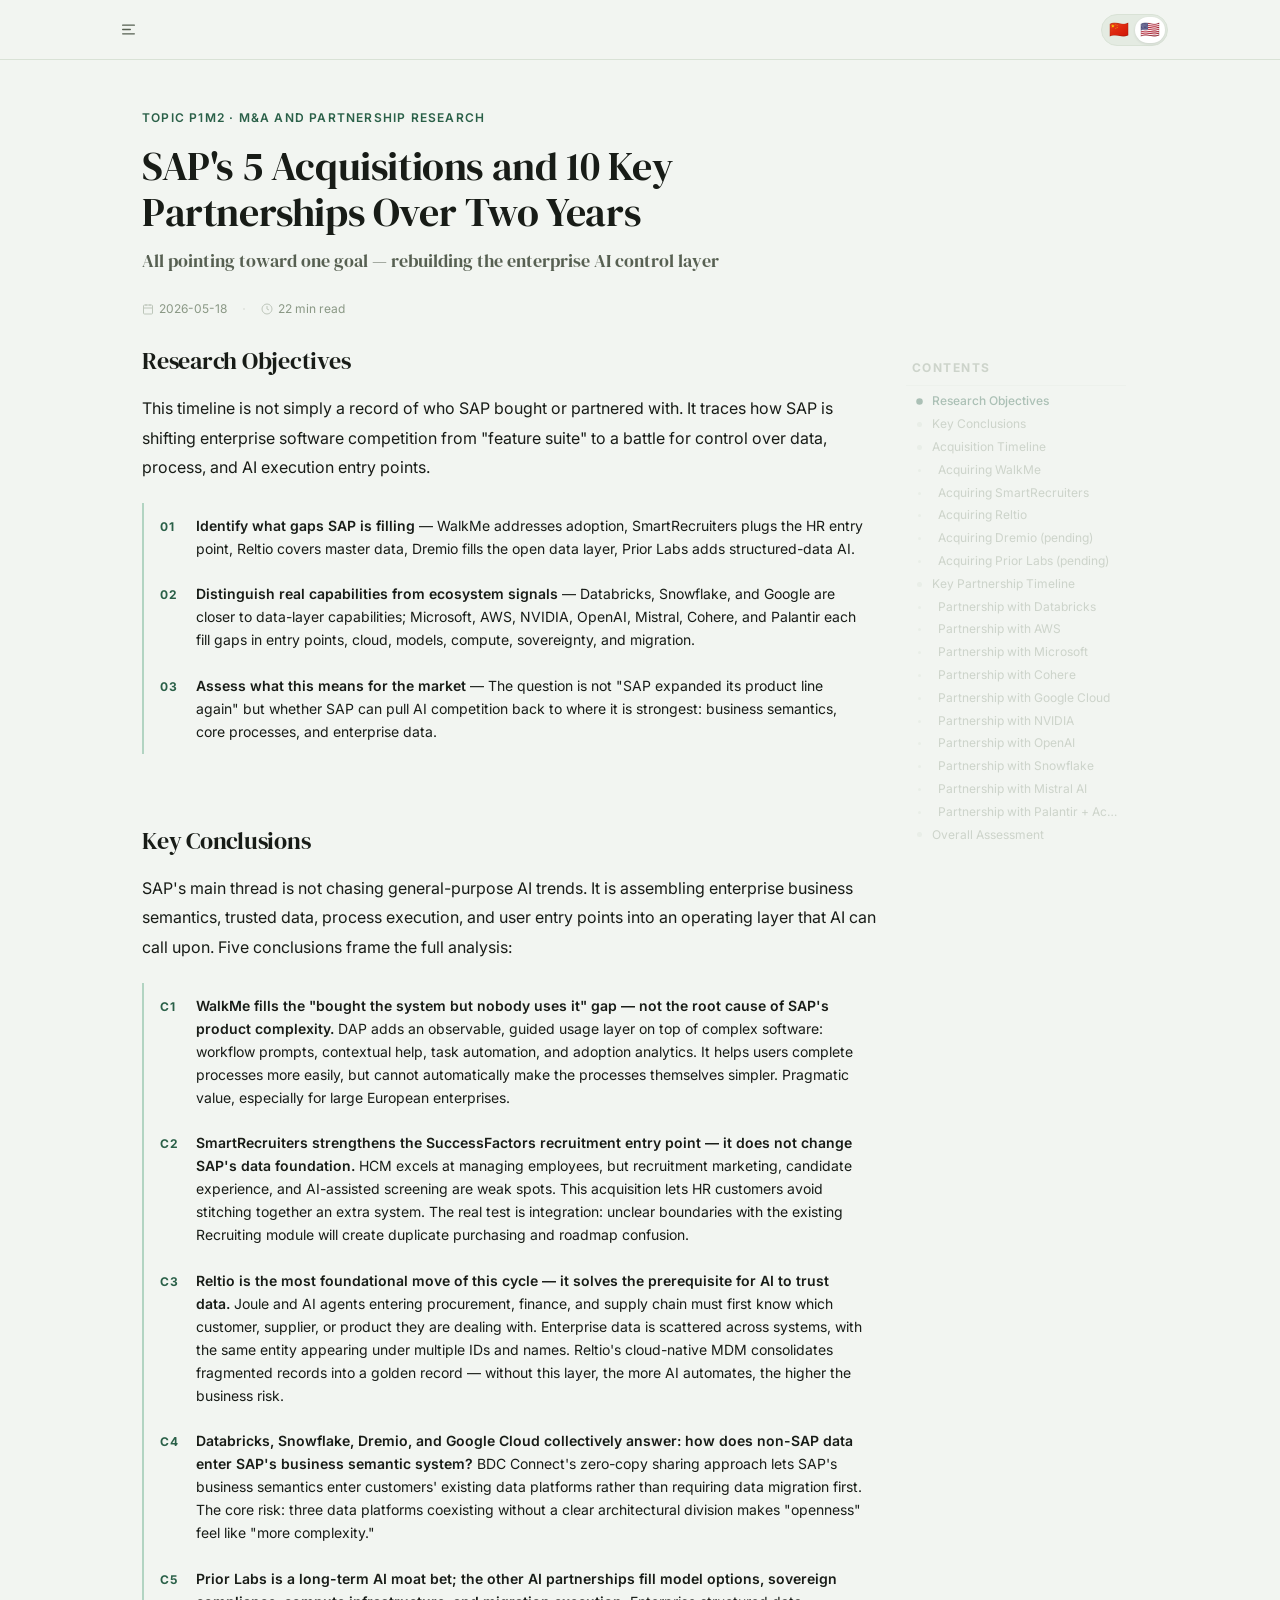
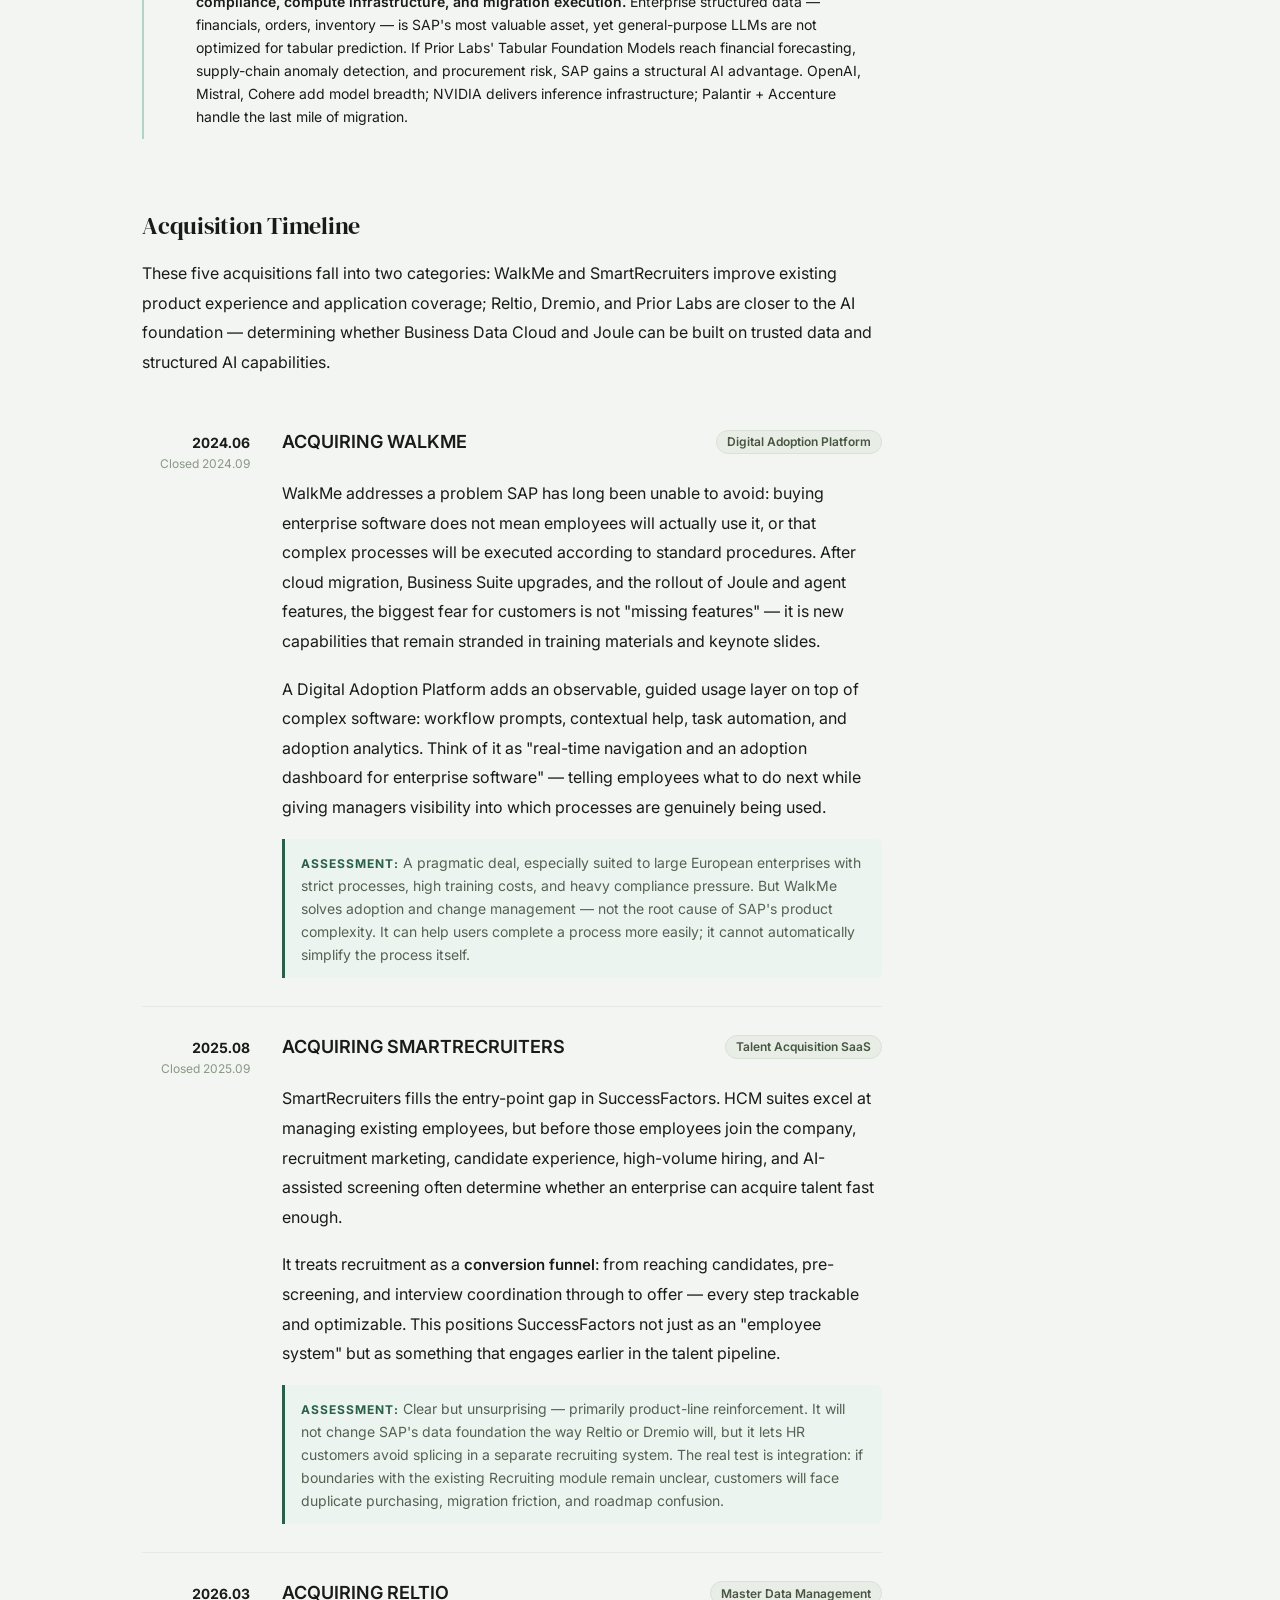
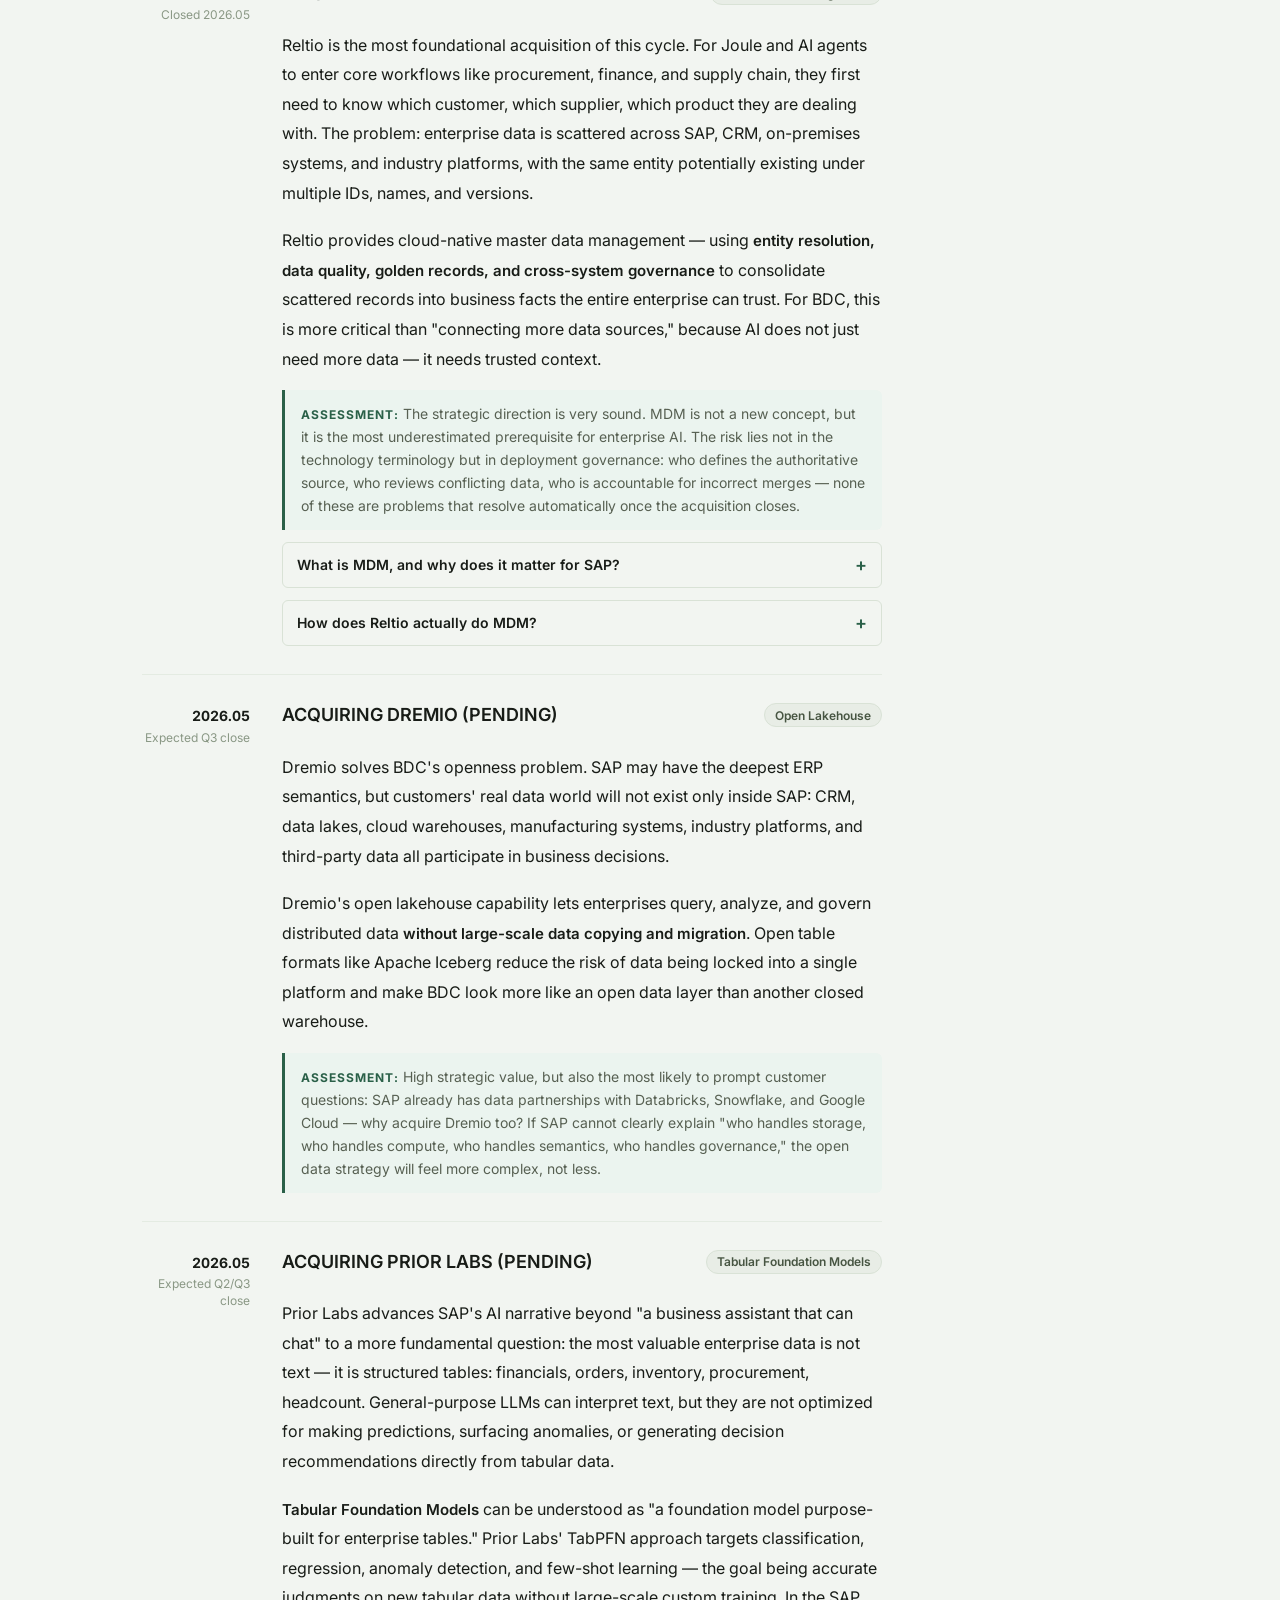
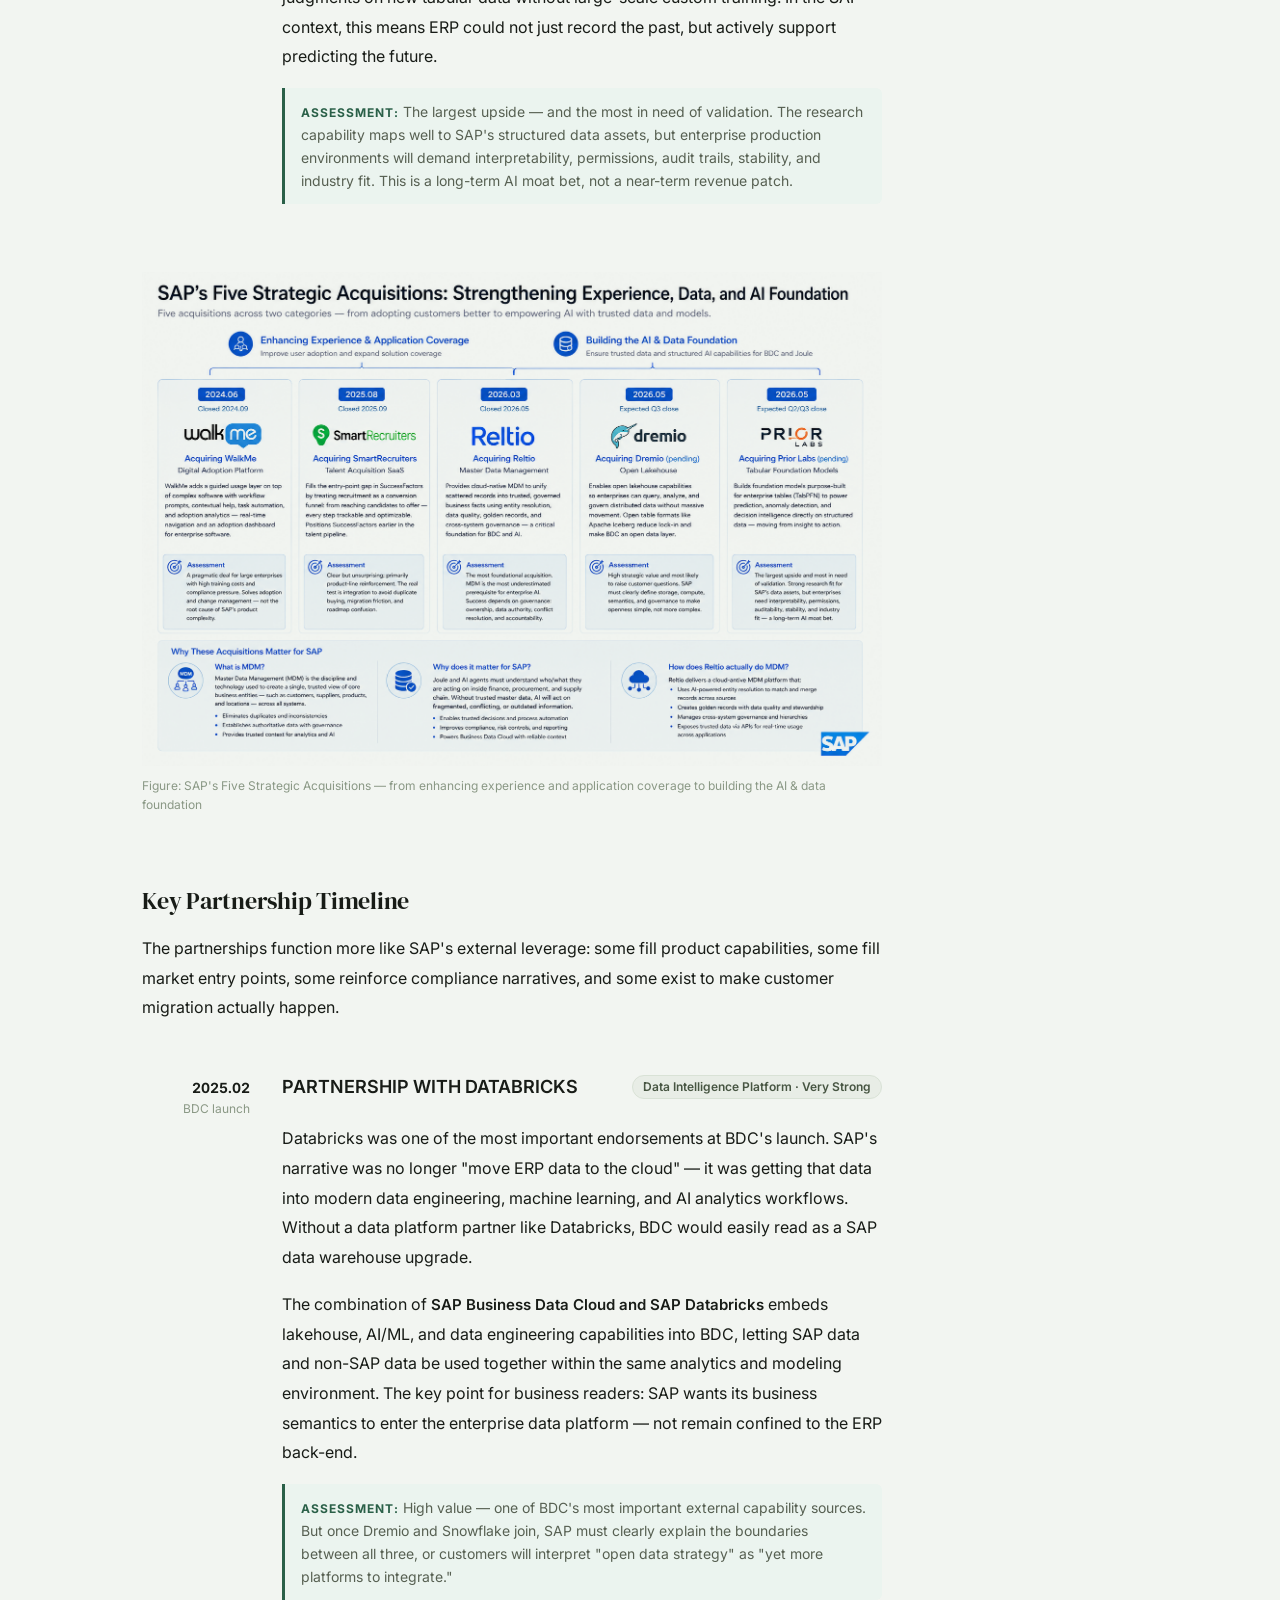
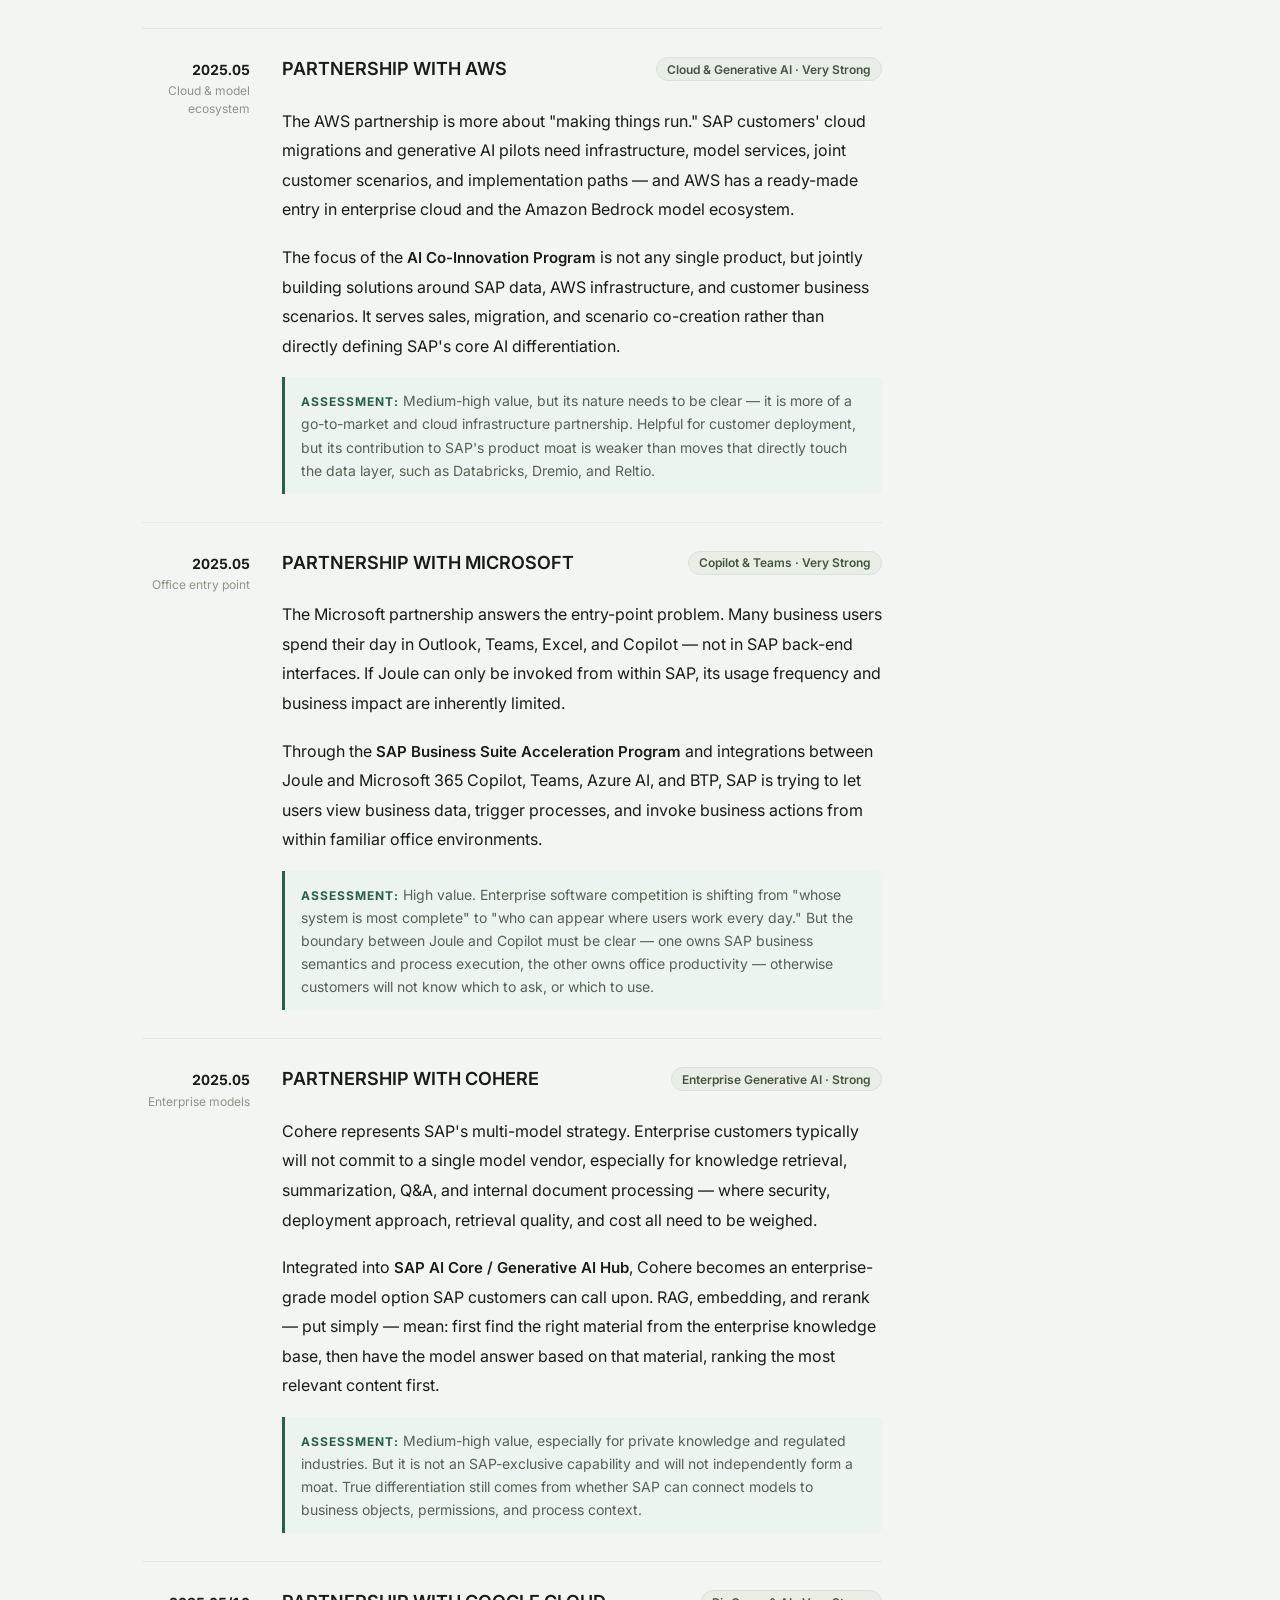
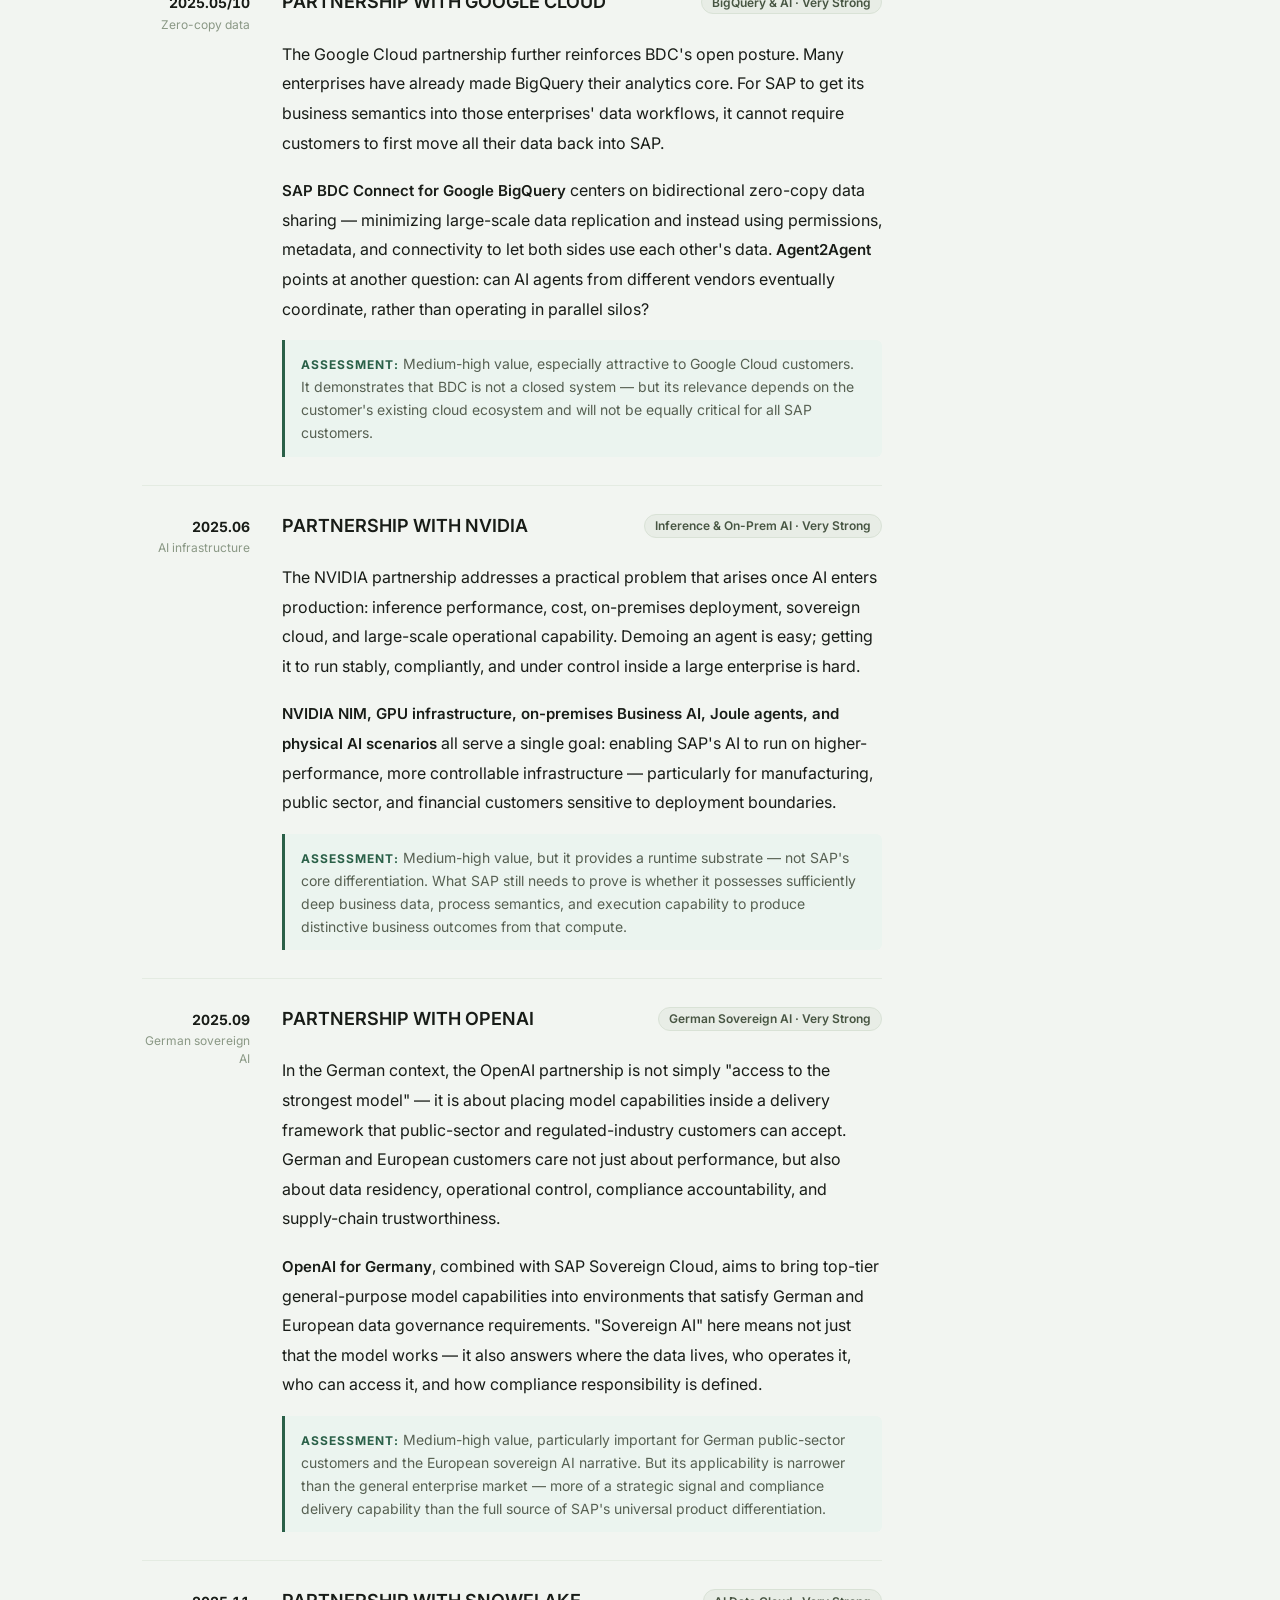
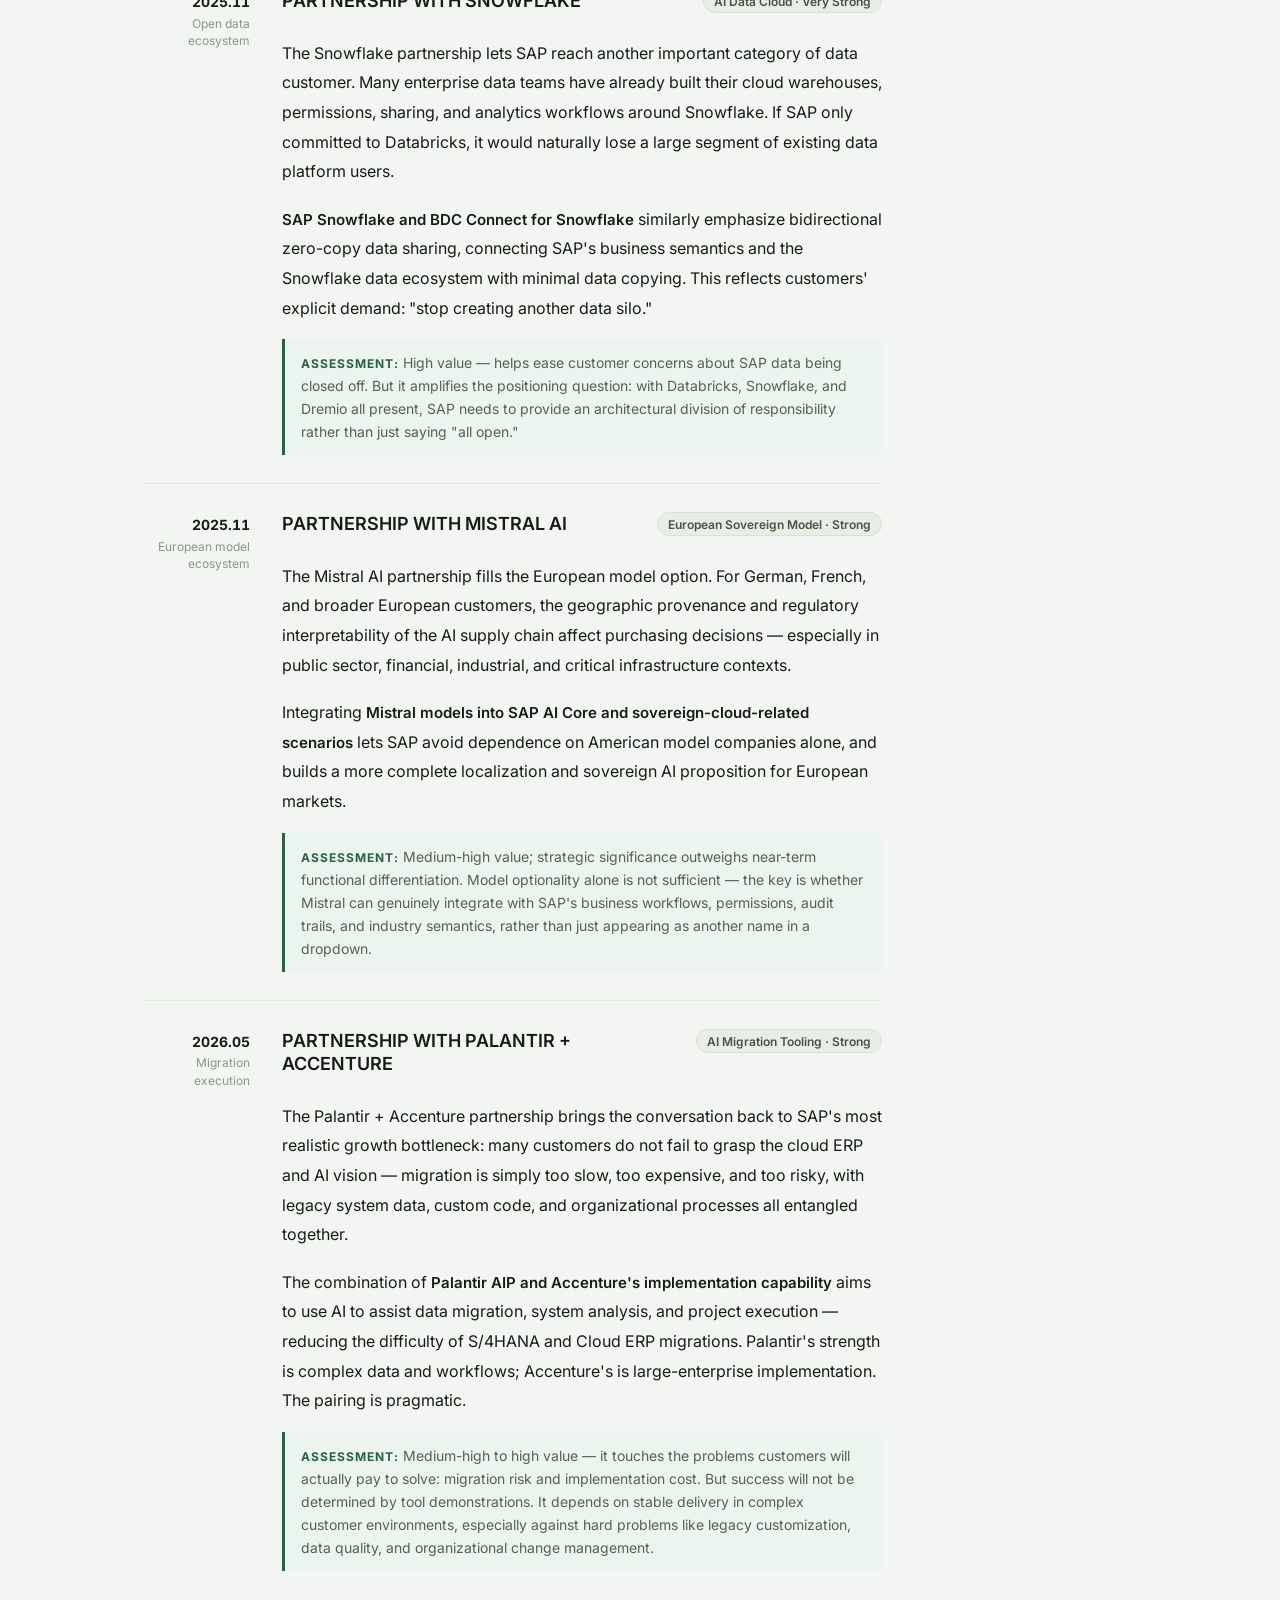
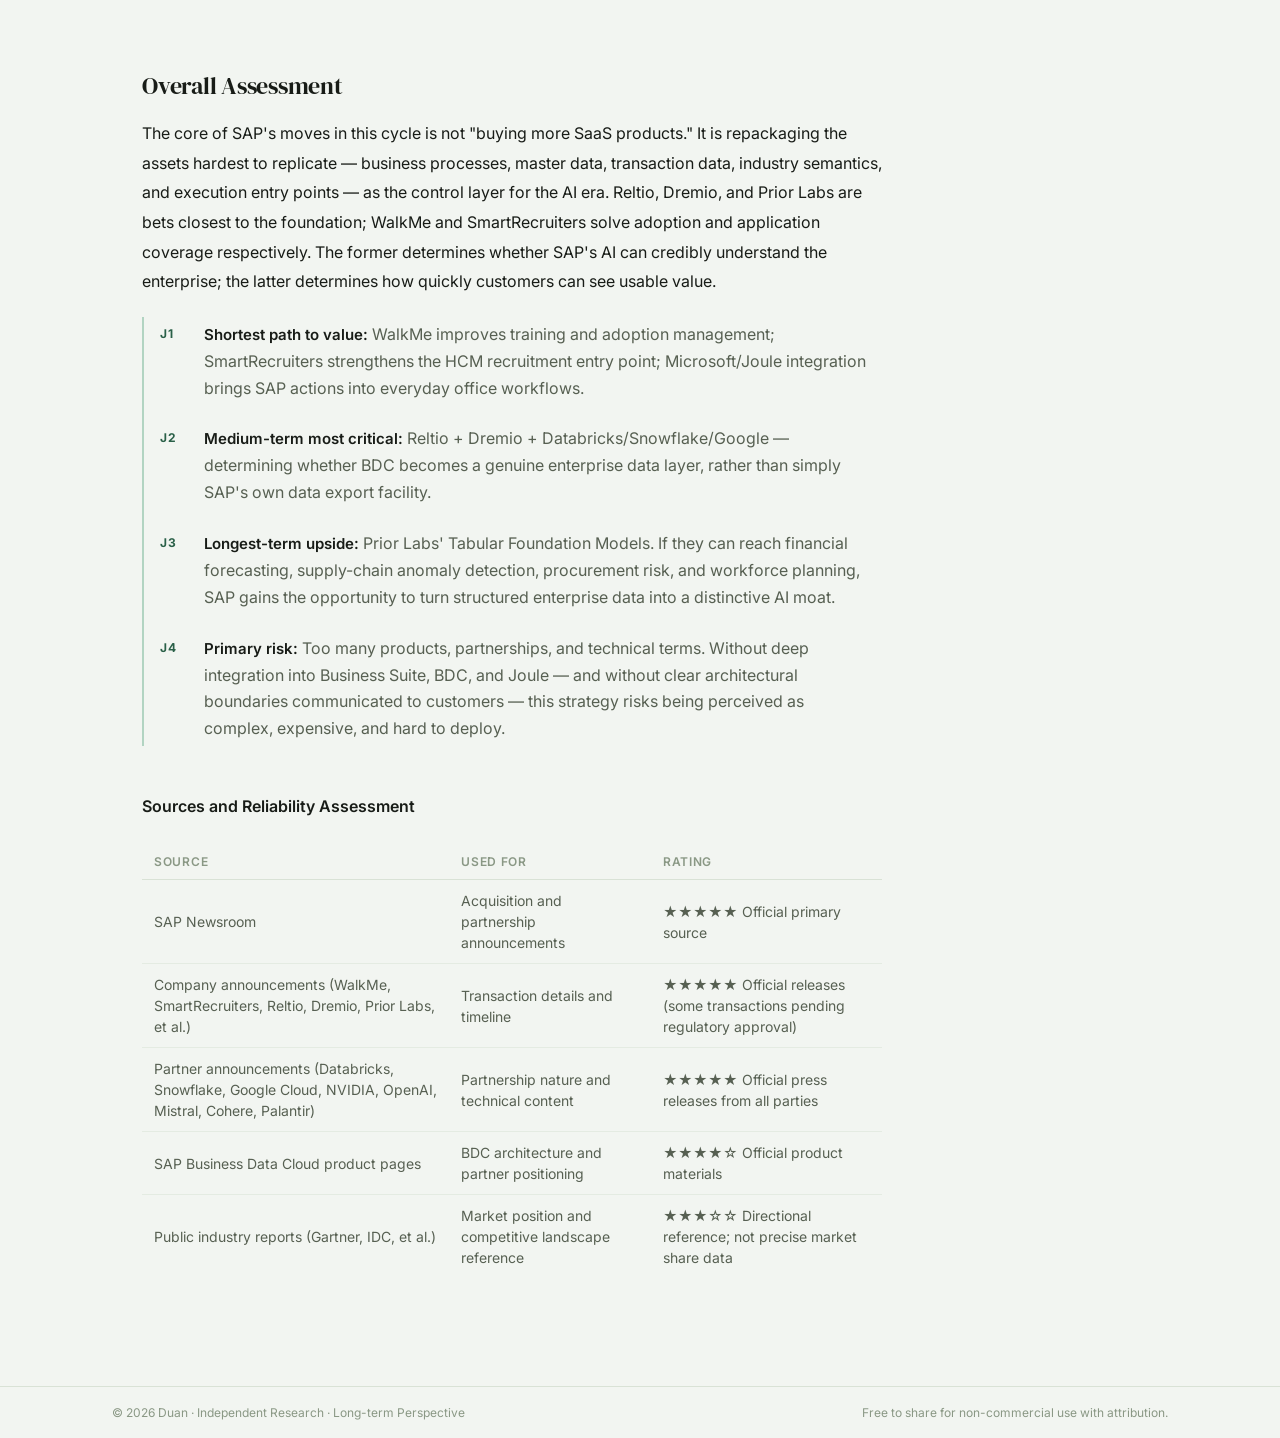
<file: topics/en-ma-partnership.html>
<!DOCTYPE html>
<html lang="en">
<head>
  <meta charset="UTF-8">
  <meta name="viewport" content="width=device-width, initial-scale=1.0">
  <title>SAP's 5 Acquisitions and 10 Key Partnerships | SAP Research</title>
  <link rel="stylesheet" href="../assets/style.css">
  <style>
    /* ─── Page-scope: MA Partnership Timeline ─── */

    /* ── Conclusion list (shared pattern) ── */
    .conclusion-list {
      display: flex;
      flex-direction: column;
      gap: 0;
      margin: 20px 0;
      border-left: 2px solid var(--accent-border);
    }
    .conclusion-item {
      display: flex;
      gap: 14px;
      align-items: baseline;
      padding: 11px 16px;
      background: transparent;
      border: none;
      border-radius: 0;
    }
    .conclusion-num {
      font-size: var(--fs-annotation);
      font-weight: 700;
      color: var(--accent);
      letter-spacing: .08em;
      text-transform: uppercase;
      flex-shrink: 0;
      width: 22px;
      font-family: var(--font-sans);
    }
    .conclusion-text {
      font-size: var(--fs-ui);
      line-height: 1.65;
      color: var(--text-1);
      font-family: var(--font-sans);
    }
    .conclusion-text strong { font-size: var(--fs-ui); font-weight: 600; }

    /* ── Timeline track ── */
    .tl-track {
      display: flex;
      flex-direction: column;
      margin: 24px 0;
    }
    .tl-item {
      display: grid;
      grid-template-columns: 108px minmax(0, 1fr);
      gap: 32px;
      padding: 28px 0;
      border-bottom: 1px solid var(--border-light);
    }
    .tl-item:last-child { border-bottom: none; }

    .tl-time {
      text-align: right;
      padding-top: 4px;
      position: sticky;
      top: calc(var(--nav-h) + 24px);
      align-self: start;
    }
    .tl-year {
      font-size: var(--fs-ui);
      font-weight: 700;
      color: var(--text-1);
      font-variant-numeric: tabular-nums;
      line-height: 1.3;
    }
    .tl-note {
      font-size: var(--fs-annotation);
      color: var(--text-3);
      line-height: 1.45;
      margin-top: 3px;
    }

    .tl-body {}

    /* Override global h3 inside timeline */
    .tl-body h3 {
      font-family: var(--font-sans);
      font-size: var(--fs-heading-sm);
      font-weight: 600;
      letter-spacing: 0;
      color: var(--text-1);
      line-height: 1.3;
      margin: 0 0 12px;
      padding-top: 0;
      border-top: none;
    }

    .co-header {
      display: flex;
      align-items: flex-start;
      justify-content: space-between;
      gap: 14px;
      margin-bottom: 14px;
    }
    .tl-tag {
      display: inline-flex;
      align-items: center;
      height: 24px;
      padding: 0 10px;
      border-radius: 99px;
      background: var(--tag-bg);
      color: var(--tag-text);
      border: 1px solid var(--border);
      font-size: var(--fs-annotation);
      font-weight: 600;
      white-space: nowrap;
      flex-shrink: 0;
    }

    .tl-lead {
      font-size: var(--fs-body);
      line-height: 1.75;
      color: var(--text-2);
      margin: 0 0 12px;
    }
    .tl-lead:last-of-type { margin-bottom: 0; }

    /* ── Verdict block ── */
    .verdict {
      margin-top: 16px;
      padding: 12px 16px;
      border-left: 3px solid var(--accent);
      background: var(--accent-bg);
      border-radius: 0 var(--radius) var(--radius) 0;
      font-size: var(--fs-ui);
      line-height: 1.65;
      color: var(--text-2);
    }
    .verdict strong {
      color: var(--accent);
      font-size: var(--fs-annotation);
      font-weight: 700;
      letter-spacing: .08em;
      text-transform: uppercase;
    }

    /* ── Expandable sections ── */
    .expander {
      margin-top: 12px;
      border: 1px solid var(--border);
      border-radius: var(--radius);
      overflow: hidden;
    }
    .expander summary {
      cursor: pointer;
      padding: 11px 14px;
      font-size: var(--fs-ui);
      font-weight: 600;
      color: var(--text-1);
      list-style: none;
      display: flex;
      align-items: center;
      justify-content: space-between;
    }
    .expander summary::-webkit-details-marker { display: none; }
    .expander summary::after {
      content: '+';
      color: var(--accent);
      font-size: 18px;
      font-weight: 600;
      line-height: 1;
      margin-left: 8px;
      flex-shrink: 0;
    }
    .expander[open] summary::after { content: '−'; }
    .expander[open] summary { border-bottom: 1px solid var(--border-light); }
    .expander-body {
      padding: 14px 16px;
      font-size: var(--fs-ui);
      line-height: 1.72;
      color: var(--text-2);
    }
    .expander-body p { margin: 0 0 10px; }
    .expander-body p:last-child { margin-bottom: 0; }
    .expander-body strong { color: var(--text-1); font-weight: 600; }

    /* ── Judgement list ── */
    .j-list {
      display: flex;
      flex-direction: column;
      gap: 16px;
      margin: 20px 0;
      border-left: 2px solid var(--accent-border);
      counter-reset: judge;
    }
    .j-item {
      display: grid;
      grid-template-columns: 30px minmax(0, 1fr);
      gap: 14px;
      align-items: start;
      padding: 4px 16px;
      counter-increment: judge;
    }
    .j-item::before {
      content: 'J' counter(judge);
      font-size: var(--fs-annotation);
      font-weight: 700;
      color: var(--accent);
      letter-spacing: .08em;
      padding-top: 3px;
    }
    .j-text {
      font-size: var(--fs-body);
      line-height: 1.68;
      color: var(--text-2);
    }
    .j-text strong { color: var(--text-1); font-weight: 600; }

    /* ── Remove all section dividers ── */
    .article-header {
      border-bottom: none;
      margin-bottom: 0;
      padding-bottom: 28px;
    }
    .article-end {
      border-top: none;
      padding-top: 0;
      margin-top: 48px;
    }
    .article-content h2 {
      border-top: none;
      padding-top: 0;
    }

    /* ── Source links ── */
    .source-link {
      color: var(--accent);
      text-decoration: underline;
      text-decoration-color: var(--accent-border);
      text-underline-offset: 2px;
      transition: color var(--transition), text-decoration-color var(--transition);
    }
    .source-link:hover {
      color: var(--accent-hover);
      text-decoration-color: var(--accent);
    }

    /* ── Responsive ── */
    @media (max-width: 700px) {
      .tl-item {
        grid-template-columns: 1fr;
        gap: 8px;
      }
      .tl-time {
        position: static;
        text-align: left;
        padding-top: 0;
        display: flex;
        align-items: center;
        gap: 8px;
      }
      .tl-note::before { content: '·'; margin-right: 4px; }
      .co-header {
        flex-direction: column;
        gap: 8px;
      }
      .j-item {
        grid-template-columns: 26px minmax(0, 1fr);
        gap: 10px;
      }
    }
  </style>
</head>
<body>

  <div id="nav-mount"></div>

  <div class="page-layout">
    <div class="page-content">
      <div class="article-wrap">

        <!-- Article Header -->
        <header class="article-header">
          <div class="article-topic-label">Topic P1M2 · M&amp;A and Partnership Research</div>
          <h1 class="article-title">SAP's 5 Acquisitions and 10 Key Partnerships Over Two Years</h1>
          <p class="article-subtitle">All pointing toward one goal — rebuilding the enterprise AI control layer</p>
          <div class="article-meta">
            <span class="article-meta-item">
              <svg width="12" height="12" viewBox="0 0 24 24" fill="none" stroke="currentColor" stroke-width="2"><rect x="3" y="4" width="18" height="18" rx="2"/><line x1="16" y1="2" x2="16" y2="6"/><line x1="8" y1="2" x2="8" y2="6"/><line x1="3" y1="10" x2="21" y2="10"/></svg>
              2026-05-18
            </span>
            <span class="article-meta-divider"></span>
            <span class="article-meta-item">
              <svg width="12" height="12" viewBox="0 0 24 24" fill="none" stroke="currentColor" stroke-width="2"><circle cx="12" cy="12" r="10"/><polyline points="12 6 12 12 16 14"/></svg>
              22 min read
            </span>
          </div>
        </header>

        <!-- Article Body -->
        <div class="article-body">

          <!-- Main Content -->
          <div class="article-content">

            <!-- ── Research Objectives ── -->
            <h2 id="purpose">Research Objectives</h2>

            <p>This timeline is not simply a record of who SAP bought or partnered with. It traces how SAP is shifting enterprise software competition from "feature suite" to a battle for control over data, process, and AI execution entry points.</p>

            <div class="conclusion-list">
              <div class="conclusion-item">
                <div class="conclusion-num">01</div>
                <div class="conclusion-text"><strong>Identify what gaps SAP is filling</strong> — WalkMe addresses adoption, SmartRecruiters plugs the HR entry point, Reltio covers master data, Dremio fills the open data layer, Prior Labs adds structured-data AI.</div>
              </div>
              <div class="conclusion-item">
                <div class="conclusion-num">02</div>
                <div class="conclusion-text"><strong>Distinguish real capabilities from ecosystem signals</strong> — Databricks, Snowflake, and Google are closer to data-layer capabilities; Microsoft, AWS, NVIDIA, OpenAI, Mistral, Cohere, and Palantir each fill gaps in entry points, cloud, models, compute, sovereignty, and migration.</div>
              </div>
              <div class="conclusion-item">
                <div class="conclusion-num">03</div>
                <div class="conclusion-text"><strong>Assess what this means for the market</strong> — The question is not "SAP expanded its product line again" but whether SAP can pull AI competition back to where it is strongest: business semantics, core processes, and enterprise data.</div>
              </div>
            </div>

            <!-- ── Key Conclusions ── -->
            <h2 id="conclusions">Key Conclusions</h2>

            <p>SAP's main thread is not chasing general-purpose AI trends. It is assembling enterprise business semantics, trusted data, process execution, and user entry points into an operating layer that AI can call upon. Five conclusions frame the full analysis:</p>

            <div class="conclusion-list">
              <div class="conclusion-item">
                <div class="conclusion-num">C1</div>
                <div class="conclusion-text"><strong>WalkMe fills the "bought the system but nobody uses it" gap — not the root cause of SAP's product complexity.</strong> DAP adds an observable, guided usage layer on top of complex software: workflow prompts, contextual help, task automation, and adoption analytics. It helps users complete processes more easily, but cannot automatically make the processes themselves simpler. Pragmatic value, especially for large European enterprises.</div>
              </div>
              <div class="conclusion-item">
                <div class="conclusion-num">C2</div>
                <div class="conclusion-text"><strong>SmartRecruiters strengthens the SuccessFactors recruitment entry point — it does not change SAP's data foundation.</strong> HCM excels at managing employees, but recruitment marketing, candidate experience, and AI-assisted screening are weak spots. This acquisition lets HR customers avoid stitching together an extra system. The real test is integration: unclear boundaries with the existing Recruiting module will create duplicate purchasing and roadmap confusion.</div>
              </div>
              <div class="conclusion-item">
                <div class="conclusion-num">C3</div>
                <div class="conclusion-text"><strong>Reltio is the most foundational move of this cycle — it solves the prerequisite for AI to trust data.</strong> Joule and AI agents entering procurement, finance, and supply chain must first know which customer, supplier, or product they are dealing with. Enterprise data is scattered across systems, with the same entity appearing under multiple IDs and names. Reltio's cloud-native MDM consolidates fragmented records into a golden record — without this layer, the more AI automates, the higher the business risk.</div>
              </div>
              <div class="conclusion-item">
                <div class="conclusion-num">C4</div>
                <div class="conclusion-text"><strong>Databricks, Snowflake, Dremio, and Google Cloud collectively answer: how does non-SAP data enter SAP's business semantic system?</strong> BDC Connect's zero-copy sharing approach lets SAP's business semantics enter customers' existing data platforms rather than requiring data migration first. The core risk: three data platforms coexisting without a clear architectural division makes "openness" feel like "more complexity."</div>
              </div>
              <div class="conclusion-item">
                <div class="conclusion-num">C5</div>
                <div class="conclusion-text"><strong>Prior Labs is a long-term AI moat bet; the other AI partnerships fill model options, sovereign compliance, compute infrastructure, and migration execution.</strong> Enterprise structured data — financials, orders, inventory — is SAP's most valuable asset, yet general-purpose LLMs are not optimized for tabular prediction. If Prior Labs' Tabular Foundation Models reach financial forecasting, supply-chain anomaly detection, and procurement risk, SAP gains a structural AI advantage. OpenAI, Mistral, Cohere add model breadth; NVIDIA delivers inference infrastructure; Palantir + Accenture handle the last mile of migration.</div>
              </div>
            </div>

            <!-- ══════════════════════════ -->
            <!-- SECTION: Acquisitions      -->
            <!-- ══════════════════════════ -->
            <h2 id="acquisitions">Acquisition Timeline</h2>

            <p>These five acquisitions fall into two categories: WalkMe and SmartRecruiters improve existing product experience and application coverage; Reltio, Dremio, and Prior Labs are closer to the AI foundation — determining whether Business Data Cloud and Joule can be built on trusted data and structured AI capabilities.</p>

            <div class="tl-track">

              <!-- WalkMe -->
              <div class="tl-item">
                <div class="tl-time">
                  <div class="tl-year">2024.06</div>
                  <div class="tl-note">Closed 2024.09</div>
                </div>
                <div class="tl-body">
                  <div class="co-header">
                    <h3 id="walkme">Acquiring WalkMe</h3>
                    <span class="tl-tag">Digital Adoption Platform</span>
                  </div>
                  <p class="tl-lead">WalkMe addresses a problem SAP has long been unable to avoid: buying enterprise software does not mean employees will actually use it, or that complex processes will be executed according to standard procedures. After cloud migration, Business Suite upgrades, and the rollout of Joule and agent features, the biggest fear for customers is not "missing features" — it is new capabilities that remain stranded in training materials and keynote slides.</p>
                  <p class="tl-lead">A Digital Adoption Platform adds an observable, guided usage layer on top of complex software: workflow prompts, contextual help, task automation, and adoption analytics. Think of it as "real-time navigation and an adoption dashboard for enterprise software" — telling employees what to do next while giving managers visibility into which processes are genuinely being used.</p>
                  <div class="verdict"><strong>Assessment:</strong> A pragmatic deal, especially suited to large European enterprises with strict processes, high training costs, and heavy compliance pressure. But WalkMe solves adoption and change management — not the root cause of SAP's product complexity. It can help users complete a process more easily; it cannot automatically simplify the process itself.</div>
                </div>
              </div>

              <!-- SmartRecruiters -->
              <div class="tl-item">
                <div class="tl-time">
                  <div class="tl-year">2025.08</div>
                  <div class="tl-note">Closed 2025.09</div>
                </div>
                <div class="tl-body">
                  <div class="co-header">
                    <h3 id="smartrecruiters">Acquiring SmartRecruiters</h3>
                    <span class="tl-tag">Talent Acquisition SaaS</span>
                  </div>
                  <p class="tl-lead">SmartRecruiters fills the entry-point gap in SuccessFactors. HCM suites excel at managing existing employees, but before those employees join the company, recruitment marketing, candidate experience, high-volume hiring, and AI-assisted screening often determine whether an enterprise can acquire talent fast enough.</p>
                  <p class="tl-lead">It treats recruitment as a <strong>conversion funnel</strong>: from reaching candidates, pre-screening, and interview coordination through to offer — every step trackable and optimizable. This positions SuccessFactors not just as an "employee system" but as something that engages earlier in the talent pipeline.</p>
                  <div class="verdict"><strong>Assessment:</strong> Clear but unsurprising — primarily product-line reinforcement. It will not change SAP's data foundation the way Reltio or Dremio will, but it lets HR customers avoid splicing in a separate recruiting system. The real test is integration: if boundaries with the existing Recruiting module remain unclear, customers will face duplicate purchasing, migration friction, and roadmap confusion.</div>
                </div>
              </div>

              <!-- Reltio -->
              <div class="tl-item">
                <div class="tl-time">
                  <div class="tl-year">2026.03</div>
                  <div class="tl-note">Closed 2026.05</div>
                </div>
                <div class="tl-body">
                  <div class="co-header">
                    <h3 id="reltio">Acquiring Reltio</h3>
                    <span class="tl-tag">Master Data Management</span>
                  </div>
                  <p class="tl-lead">Reltio is the most foundational acquisition of this cycle. For Joule and AI agents to enter core workflows like procurement, finance, and supply chain, they first need to know which customer, which supplier, which product they are dealing with. The problem: enterprise data is scattered across SAP, CRM, on-premises systems, and industry platforms, with the same entity potentially existing under multiple IDs, names, and versions.</p>
                  <p class="tl-lead">Reltio provides cloud-native master data management — using <strong>entity resolution, data quality, golden records, and cross-system governance</strong> to consolidate scattered records into business facts the entire enterprise can trust. For BDC, this is more critical than "connecting more data sources," because AI does not just need more data — it needs trusted context.</p>
                  <div class="verdict"><strong>Assessment:</strong> The strategic direction is very sound. MDM is not a new concept, but it is the most underestimated prerequisite for enterprise AI. The risk lies not in the technology terminology but in deployment governance: who defines the authoritative source, who reviews conflicting data, who is accountable for incorrect merges — none of these are problems that resolve automatically once the acquisition closes.</div>
                  <details class="expander">
                    <summary>What is MDM, and why does it matter for SAP?</summary>
                    <div class="expander-body">
                      <p><strong>MDM stands for Master Data Management.</strong> It governs the most fundamental, frequently reused objects in an enterprise: customers, suppliers, products, materials, organizations, employees, locations, and so on. Its goal is not to build reports, but to answer a more foundational question first: which data should the enterprise actually trust?</p>
                      <p>Large enterprises typically run ERP, CRM, e-commerce, supply chain, finance, HR, and on-premises systems simultaneously. The same customer or supplier may appear under different names, IDs, addresses, tax numbers, and relationships across systems. MDM deduplicates, merges, validates, enriches, and governs that data to produce a trustworthy <strong>golden record</strong>.</p>
                      <p>This matters for SAP because SAP wants Business Data Cloud, Joule, and AI agents to operate inside core business processes. Without unified master data, AI might treat the same supplier as multiple entities, apply incorrect customer balances to decisions, or make predictions based on outdated product information. In short: <strong>without trusted master data, the more AI automates, the higher the business risk.</strong></p>
                      <p>Reltio's value is precisely here: helping SAP unify key business entities across both SAP and non-SAP systems, so that downstream analytics, predictions, process automation, and agent execution rest on more reliable data foundations.</p>
                    </div>
                  </details>
                  <details class="expander">
                    <summary>How does Reltio actually do MDM?</summary>
                    <div class="expander-body">
                      <p>Reltio's approach is not simply renaming fields to match. It builds an <strong>entity resolution and master data governance layer</strong> above existing systems — mapping fields from ERP, CRM, finance, and supply chain into a unified data model, for example mapping VendorName, Account Name, and Supplier Legal Name all to a single "supplier name" attribute.</p>
                      <p>It then standardizes and matches: normalizing casing, addresses, country codes, company suffixes, and tax ID formats, before combining signals — name, address, tax number, email domain, bank account, organizational relationships, and source system — to determine which records likely refer to the same real-world entity.</p>
                      <p>To control false positives, Reltio uses <strong>confidence scores, matching rules, and manual review queues</strong>: high-confidence matches auto-merge, medium-confidence go to a data steward for review, low-confidence are flagged as potentially related only. After merging, it retains a crosswalk of each record's source system and applies survivorship rules to determine which field value is most authoritative — tax numbers from finance, contacts from CRM, legal names from compliance sources.</p>
                      <p>Its effectiveness comes from combining algorithm, rules, and human governance. It handles duplication, field inconsistency, and naming chaos very well — but cannot fully eliminate business ambiguity automatically. Enterprises still need to define data owners, authoritative sources, review workflows, and exception rules.</p>
                    </div>
                  </details>
                </div>
              </div>

              <!-- Dremio -->
              <div class="tl-item">
                <div class="tl-time">
                  <div class="tl-year">2026.05</div>
                  <div class="tl-note">Expected Q3 close</div>
                </div>
                <div class="tl-body">
                  <div class="co-header">
                    <h3 id="dremio">Acquiring Dremio (pending)</h3>
                    <span class="tl-tag">Open Lakehouse</span>
                  </div>
                  <p class="tl-lead">Dremio solves BDC's openness problem. SAP may have the deepest ERP semantics, but customers' real data world will not exist only inside SAP: CRM, data lakes, cloud warehouses, manufacturing systems, industry platforms, and third-party data all participate in business decisions.</p>
                  <p class="tl-lead">Dremio's open lakehouse capability lets enterprises query, analyze, and govern distributed data <strong>without large-scale data copying and migration</strong>. Open table formats like Apache Iceberg reduce the risk of data being locked into a single platform and make BDC look more like an open data layer than another closed warehouse.</p>
                  <div class="verdict"><strong>Assessment:</strong> High strategic value, but also the most likely to prompt customer questions: SAP already has data partnerships with Databricks, Snowflake, and Google Cloud — why acquire Dremio too? If SAP cannot clearly explain "who handles storage, who handles compute, who handles semantics, who handles governance," the open data strategy will feel more complex, not less.</div>
                </div>
              </div>

              <!-- Prior Labs -->
              <div class="tl-item">
                <div class="tl-time">
                  <div class="tl-year">2026.05</div>
                  <div class="tl-note">Expected Q2/Q3 close</div>
                </div>
                <div class="tl-body">
                  <div class="co-header">
                    <h3 id="prior-labs">Acquiring Prior Labs (pending)</h3>
                    <span class="tl-tag">Tabular Foundation Models</span>
                  </div>
                  <p class="tl-lead">Prior Labs advances SAP's AI narrative beyond "a business assistant that can chat" to a more fundamental question: the most valuable enterprise data is not text — it is structured tables: financials, orders, inventory, procurement, headcount. General-purpose LLMs can interpret text, but they are not optimized for making predictions, surfacing anomalies, or generating decision recommendations directly from tabular data.</p>
                  <p class="tl-lead"><strong>Tabular Foundation Models</strong> can be understood as "a foundation model purpose-built for enterprise tables." Prior Labs' TabPFN approach targets classification, regression, anomaly detection, and few-shot learning — the goal being accurate judgments on new tabular data without large-scale custom training. In the SAP context, this means ERP could not just record the past, but actively support predicting the future.</p>
                  <div class="verdict"><strong>Assessment:</strong> The largest upside — and the most in need of validation. The research capability maps well to SAP's structured data assets, but enterprise production environments will demand interpretability, permissions, audit trails, stability, and industry fit. This is a long-term AI moat bet, not a near-term revenue patch.</div>
                </div>
              </div>

            </div><!-- end .tl-track (acquisitions) -->

            <figure class="article-figure">
              <img src="../assets/images/sap-acquisition.png" alt="SAP's Five Strategic Acquisitions: Strengthening Experience, Data, and AI Foundation" />
              <figcaption>Figure: SAP's Five Strategic Acquisitions — from enhancing experience and application coverage to building the AI &amp; data foundation</figcaption>
            </figure>

            <!-- ══════════════════════════ -->
            <!-- SECTION: Partnerships      -->
            <!-- ══════════════════════════ -->
            <h2 id="partnerships">Key Partnership Timeline</h2>

            <p>The partnerships function more like SAP's external leverage: some fill product capabilities, some fill market entry points, some reinforce compliance narratives, and some exist to make customer migration actually happen.</p>

            <div class="tl-track">

              <!-- Databricks -->
              <div class="tl-item">
                <div class="tl-time">
                  <div class="tl-year">2025.02</div>
                  <div class="tl-note">BDC launch</div>
                </div>
                <div class="tl-body">
                  <div class="co-header">
                    <h3 id="databricks">Partnership with Databricks</h3>
                    <span class="tl-tag">Data Intelligence Platform · Very Strong</span>
                  </div>
                  <p class="tl-lead">Databricks was one of the most important endorsements at BDC's launch. SAP's narrative was no longer "move ERP data to the cloud" — it was getting that data into modern data engineering, machine learning, and AI analytics workflows. Without a data platform partner like Databricks, BDC would easily read as a SAP data warehouse upgrade.</p>
                  <p class="tl-lead">The combination of <strong>SAP Business Data Cloud and SAP Databricks</strong> embeds lakehouse, AI/ML, and data engineering capabilities into BDC, letting SAP data and non-SAP data be used together within the same analytics and modeling environment. The key point for business readers: SAP wants its business semantics to enter the enterprise data platform — not remain confined to the ERP back-end.</p>
                  <div class="verdict"><strong>Assessment:</strong> High value — one of BDC's most important external capability sources. But once Dremio and Snowflake join, SAP must clearly explain the boundaries between all three, or customers will interpret "open data strategy" as "yet more platforms to integrate."</div>
                </div>
              </div>

              <!-- AWS -->
              <div class="tl-item">
                <div class="tl-time">
                  <div class="tl-year">2025.05</div>
                  <div class="tl-note">Cloud &amp; model ecosystem</div>
                </div>
                <div class="tl-body">
                  <div class="co-header">
                    <h3 id="aws">Partnership with AWS</h3>
                    <span class="tl-tag">Cloud &amp; Generative AI · Very Strong</span>
                  </div>
                  <p class="tl-lead">The AWS partnership is more about "making things run." SAP customers' cloud migrations and generative AI pilots need infrastructure, model services, joint customer scenarios, and implementation paths — and AWS has a ready-made entry in enterprise cloud and the Amazon Bedrock model ecosystem.</p>
                  <p class="tl-lead">The focus of the <strong>AI Co-Innovation Program</strong> is not any single product, but jointly building solutions around SAP data, AWS infrastructure, and customer business scenarios. It serves sales, migration, and scenario co-creation rather than directly defining SAP's core AI differentiation.</p>
                  <div class="verdict"><strong>Assessment:</strong> Medium-high value, but its nature needs to be clear — it is more of a go-to-market and cloud infrastructure partnership. Helpful for customer deployment, but its contribution to SAP's product moat is weaker than moves that directly touch the data layer, such as Databricks, Dremio, and Reltio.</div>
                </div>
              </div>

              <!-- Microsoft -->
              <div class="tl-item">
                <div class="tl-time">
                  <div class="tl-year">2025.05</div>
                  <div class="tl-note">Office entry point</div>
                </div>
                <div class="tl-body">
                  <div class="co-header">
                    <h3 id="microsoft">Partnership with Microsoft</h3>
                    <span class="tl-tag">Copilot &amp; Teams · Very Strong</span>
                  </div>
                  <p class="tl-lead">The Microsoft partnership answers the entry-point problem. Many business users spend their day in Outlook, Teams, Excel, and Copilot — not in SAP back-end interfaces. If Joule can only be invoked from within SAP, its usage frequency and business impact are inherently limited.</p>
                  <p class="tl-lead">Through the <strong>SAP Business Suite Acceleration Program</strong> and integrations between Joule and Microsoft 365 Copilot, Teams, Azure AI, and BTP, SAP is trying to let users view business data, trigger processes, and invoke business actions from within familiar office environments.</p>
                  <div class="verdict"><strong>Assessment:</strong> High value. Enterprise software competition is shifting from "whose system is most complete" to "who can appear where users work every day." But the boundary between Joule and Copilot must be clear — one owns SAP business semantics and process execution, the other owns office productivity — otherwise customers will not know which to ask, or which to use.</div>
                </div>
              </div>

              <!-- Cohere -->
              <div class="tl-item">
                <div class="tl-time">
                  <div class="tl-year">2025.05</div>
                  <div class="tl-note">Enterprise models</div>
                </div>
                <div class="tl-body">
                  <div class="co-header">
                    <h3 id="cohere">Partnership with Cohere</h3>
                    <span class="tl-tag">Enterprise Generative AI · Strong</span>
                  </div>
                  <p class="tl-lead">Cohere represents SAP's multi-model strategy. Enterprise customers typically will not commit to a single model vendor, especially for knowledge retrieval, summarization, Q&amp;A, and internal document processing — where security, deployment approach, retrieval quality, and cost all need to be weighed.</p>
                  <p class="tl-lead">Integrated into <strong>SAP AI Core / Generative AI Hub</strong>, Cohere becomes an enterprise-grade model option SAP customers can call upon. RAG, embedding, and rerank — put simply — mean: first find the right material from the enterprise knowledge base, then have the model answer based on that material, ranking the most relevant content first.</p>
                  <div class="verdict"><strong>Assessment:</strong> Medium-high value, especially for private knowledge and regulated industries. But it is not an SAP-exclusive capability and will not independently form a moat. True differentiation still comes from whether SAP can connect models to business objects, permissions, and process context.</div>
                </div>
              </div>

              <!-- Google Cloud -->
              <div class="tl-item">
                <div class="tl-time">
                  <div class="tl-year">2025.05/10</div>
                  <div class="tl-note">Zero-copy data</div>
                </div>
                <div class="tl-body">
                  <div class="co-header">
                    <h3 id="google">Partnership with Google Cloud</h3>
                    <span class="tl-tag">BigQuery &amp; AI · Very Strong</span>
                  </div>
                  <p class="tl-lead">The Google Cloud partnership further reinforces BDC's open posture. Many enterprises have already made BigQuery their analytics core. For SAP to get its business semantics into those enterprises' data workflows, it cannot require customers to first move all their data back into SAP.</p>
                  <p class="tl-lead"><strong>SAP BDC Connect for Google BigQuery</strong> centers on bidirectional zero-copy data sharing — minimizing large-scale data replication and instead using permissions, metadata, and connectivity to let both sides use each other's data. <strong>Agent2Agent</strong> points at another question: can AI agents from different vendors eventually coordinate, rather than operating in parallel silos?</p>
                  <div class="verdict"><strong>Assessment:</strong> Medium-high value, especially attractive to Google Cloud customers. It demonstrates that BDC is not a closed system — but its relevance depends on the customer's existing cloud ecosystem and will not be equally critical for all SAP customers.</div>
                </div>
              </div>

              <!-- NVIDIA -->
              <div class="tl-item">
                <div class="tl-time">
                  <div class="tl-year">2025.06</div>
                  <div class="tl-note">AI infrastructure</div>
                </div>
                <div class="tl-body">
                  <div class="co-header">
                    <h3 id="nvidia">Partnership with NVIDIA</h3>
                    <span class="tl-tag">Inference &amp; On-Prem AI · Very Strong</span>
                  </div>
                  <p class="tl-lead">The NVIDIA partnership addresses a practical problem that arises once AI enters production: inference performance, cost, on-premises deployment, sovereign cloud, and large-scale operational capability. Demoing an agent is easy; getting it to run stably, compliantly, and under control inside a large enterprise is hard.</p>
                  <p class="tl-lead"><strong>NVIDIA NIM, GPU infrastructure, on-premises Business AI, Joule agents, and physical AI scenarios</strong> all serve a single goal: enabling SAP's AI to run on higher-performance, more controllable infrastructure — particularly for manufacturing, public sector, and financial customers sensitive to deployment boundaries.</p>
                  <div class="verdict"><strong>Assessment:</strong> Medium-high value, but it provides a runtime substrate — not SAP's core differentiation. What SAP still needs to prove is whether it possesses sufficiently deep business data, process semantics, and execution capability to produce distinctive business outcomes from that compute.</div>
                </div>
              </div>

              <!-- OpenAI -->
              <div class="tl-item">
                <div class="tl-time">
                  <div class="tl-year">2025.09</div>
                  <div class="tl-note">German sovereign AI</div>
                </div>
                <div class="tl-body">
                  <div class="co-header">
                    <h3 id="openai">Partnership with OpenAI</h3>
                    <span class="tl-tag">German Sovereign AI · Very Strong</span>
                  </div>
                  <p class="tl-lead">In the German context, the OpenAI partnership is not simply "access to the strongest model" — it is about placing model capabilities inside a delivery framework that public-sector and regulated-industry customers can accept. German and European customers care not just about performance, but also about data residency, operational control, compliance accountability, and supply-chain trustworthiness.</p>
                  <p class="tl-lead"><strong>OpenAI for Germany</strong>, combined with SAP Sovereign Cloud, aims to bring top-tier general-purpose model capabilities into environments that satisfy German and European data governance requirements. "Sovereign AI" here means not just that the model works — it also answers where the data lives, who operates it, who can access it, and how compliance responsibility is defined.</p>
                  <div class="verdict"><strong>Assessment:</strong> Medium-high value, particularly important for German public-sector customers and the European sovereign AI narrative. But its applicability is narrower than the general enterprise market — more of a strategic signal and compliance delivery capability than the full source of SAP's universal product differentiation.</div>
                </div>
              </div>

              <!-- Snowflake -->
              <div class="tl-item">
                <div class="tl-time">
                  <div class="tl-year">2025.11</div>
                  <div class="tl-note">Open data ecosystem</div>
                </div>
                <div class="tl-body">
                  <div class="co-header">
                    <h3 id="snowflake">Partnership with Snowflake</h3>
                    <span class="tl-tag">AI Data Cloud · Very Strong</span>
                  </div>
                  <p class="tl-lead">The Snowflake partnership lets SAP reach another important category of data customer. Many enterprise data teams have already built their cloud warehouses, permissions, sharing, and analytics workflows around Snowflake. If SAP only committed to Databricks, it would naturally lose a large segment of existing data platform users.</p>
                  <p class="tl-lead"><strong>SAP Snowflake and BDC Connect for Snowflake</strong> similarly emphasize bidirectional zero-copy data sharing, connecting SAP's business semantics and the Snowflake data ecosystem with minimal data copying. This reflects customers' explicit demand: "stop creating another data silo."</p>
                  <div class="verdict"><strong>Assessment:</strong> High value — helps ease customer concerns about SAP data being closed off. But it amplifies the positioning question: with Databricks, Snowflake, and Dremio all present, SAP needs to provide an architectural division of responsibility rather than just saying "all open."</div>
                </div>
              </div>

              <!-- Mistral -->
              <div class="tl-item">
                <div class="tl-time">
                  <div class="tl-year">2025.11</div>
                  <div class="tl-note">European model ecosystem</div>
                </div>
                <div class="tl-body">
                  <div class="co-header">
                    <h3 id="mistral">Partnership with Mistral AI</h3>
                    <span class="tl-tag">European Sovereign Model · Strong</span>
                  </div>
                  <p class="tl-lead">The Mistral AI partnership fills the European model option. For German, French, and broader European customers, the geographic provenance and regulatory interpretability of the AI supply chain affect purchasing decisions — especially in public sector, financial, industrial, and critical infrastructure contexts.</p>
                  <p class="tl-lead">Integrating <strong>Mistral models into SAP AI Core and sovereign-cloud-related scenarios</strong> lets SAP avoid dependence on American model companies alone, and builds a more complete localization and sovereign AI proposition for European markets.</p>
                  <div class="verdict"><strong>Assessment:</strong> Medium-high value; strategic significance outweighs near-term functional differentiation. Model optionality alone is not sufficient — the key is whether Mistral can genuinely integrate with SAP's business workflows, permissions, audit trails, and industry semantics, rather than just appearing as another name in a dropdown.</div>
                </div>
              </div>

              <!-- Palantir + Accenture -->
              <div class="tl-item">
                <div class="tl-time">
                  <div class="tl-year">2026.05</div>
                  <div class="tl-note">Migration execution</div>
                </div>
                <div class="tl-body">
                  <div class="co-header">
                    <h3 id="palantir">Partnership with Palantir + Accenture</h3>
                    <span class="tl-tag">AI Migration Tooling · Strong</span>
                  </div>
                  <p class="tl-lead">The Palantir + Accenture partnership brings the conversation back to SAP's most realistic growth bottleneck: many customers do not fail to grasp the cloud ERP and AI vision — migration is simply too slow, too expensive, and too risky, with legacy system data, custom code, and organizational processes all entangled together.</p>
                  <p class="tl-lead">The combination of <strong>Palantir AIP and Accenture's implementation capability</strong> aims to use AI to assist data migration, system analysis, and project execution — reducing the difficulty of S/4HANA and Cloud ERP migrations. Palantir's strength is complex data and workflows; Accenture's is large-enterprise implementation. The pairing is pragmatic.</p>
                  <div class="verdict"><strong>Assessment:</strong> Medium-high to high value — it touches the problems customers will actually pay to solve: migration risk and implementation cost. But success will not be determined by tool demonstrations. It depends on stable delivery in complex customer environments, especially against hard problems like legacy customization, data quality, and organizational change management.</div>
                </div>
              </div>

            </div><!-- end .tl-track (partnerships) -->


            <!-- ══════════════════════════ -->
            <!-- SECTION: Overall view      -->
            <!-- ══════════════════════════ -->
            <h2 id="judgement">Overall Assessment</h2>

            <p>The core of SAP's moves in this cycle is not "buying more SaaS products." It is repackaging the assets hardest to replicate — business processes, master data, transaction data, industry semantics, and execution entry points — as the control layer for the AI era. Reltio, Dremio, and Prior Labs are bets closest to the foundation; WalkMe and SmartRecruiters solve adoption and application coverage respectively. The former determines whether SAP's AI can credibly understand the enterprise; the latter determines how quickly customers can see usable value.</p>

            <div class="j-list">
              <div class="j-item">
                <div class="j-text"><strong>Shortest path to value:</strong> WalkMe improves training and adoption management; SmartRecruiters strengthens the HCM recruitment entry point; Microsoft/Joule integration brings SAP actions into everyday office workflows.</div>
              </div>
              <div class="j-item">
                <div class="j-text"><strong>Medium-term most critical:</strong> Reltio + Dremio + Databricks/Snowflake/Google — determining whether BDC becomes a genuine enterprise data layer, rather than simply SAP's own data export facility.</div>
              </div>
              <div class="j-item">
                <div class="j-text"><strong>Longest-term upside:</strong> Prior Labs' Tabular Foundation Models. If they can reach financial forecasting, supply-chain anomaly detection, procurement risk, and workforce planning, SAP gains the opportunity to turn structured enterprise data into a distinctive AI moat.</div>
              </div>
              <div class="j-item">
                <div class="j-text"><strong>Primary risk:</strong> Too many products, partnerships, and technical terms. Without deep integration into Business Suite, BDC, and Joule — and without clear architectural boundaries communicated to customers — this strategy risks being perceived as complex, expensive, and hard to deploy.</div>
              </div>
            </div>

            <!-- ── Article End ── -->
            <div class="article-end">
              <div class="article-end-section">
                <div class="article-end-label">Sources and Reliability Assessment</div>
                <table class="data-table">
                  <thead>
                    <tr><th>Source</th><th>Used for</th><th>Rating</th></tr>
                  </thead>
                  <tbody>
                    <tr>
                      <td>SAP Newsroom</td>
                      <td>Acquisition and partnership announcements</td>
                      <td>★★★★★ Official primary source</td>
                    </tr>
                    <tr>
                      <td>Company announcements (WalkMe, SmartRecruiters, Reltio, Dremio, Prior Labs, et al.)</td>
                      <td>Transaction details and timeline</td>
                      <td>★★★★★ Official releases (some transactions pending regulatory approval)</td>
                    </tr>
                    <tr>
                      <td>Partner announcements (Databricks, Snowflake, Google Cloud, NVIDIA, OpenAI, Mistral, Cohere, Palantir)</td>
                      <td>Partnership nature and technical content</td>
                      <td>★★★★★ Official press releases from all parties</td>
                    </tr>
                    <tr>
                      <td>SAP Business Data Cloud product pages</td>
                      <td>BDC architecture and partner positioning</td>
                      <td>★★★★☆ Official product materials</td>
                    </tr>
                    <tr>
                      <td>Public industry reports (Gartner, IDC, et al.)</td>
                      <td>Market position and competitive landscape reference</td>
                      <td>★★★☆☆ Directional reference; not precise market share data</td>
                    </tr>
                  </tbody>
                </table>
              </div>
            </div>

          </div><!-- end article-content -->

          <aside class="toc-panel">
            <div class="toc-inner"></div>
          </aside>

        </div><!-- end article-body -->
      </div><!-- end article-wrap -->

      <div id="footer-mount"></div>

    </div><!-- end page-content -->
  </div><!-- end page-layout -->

  <script src="../config.js"></script>
  <script src="../assets/script.js"></script>
  <script>
    (async function () {
      await loadSiteContext();
      const lang = getActiveLang();
      document.getElementById('nav-mount').innerHTML = renderNav();
      document.getElementById('footer-mount').innerHTML = renderFooter(lang);
    })().catch(console.error);
  </script>
</body>
</html>
</file>
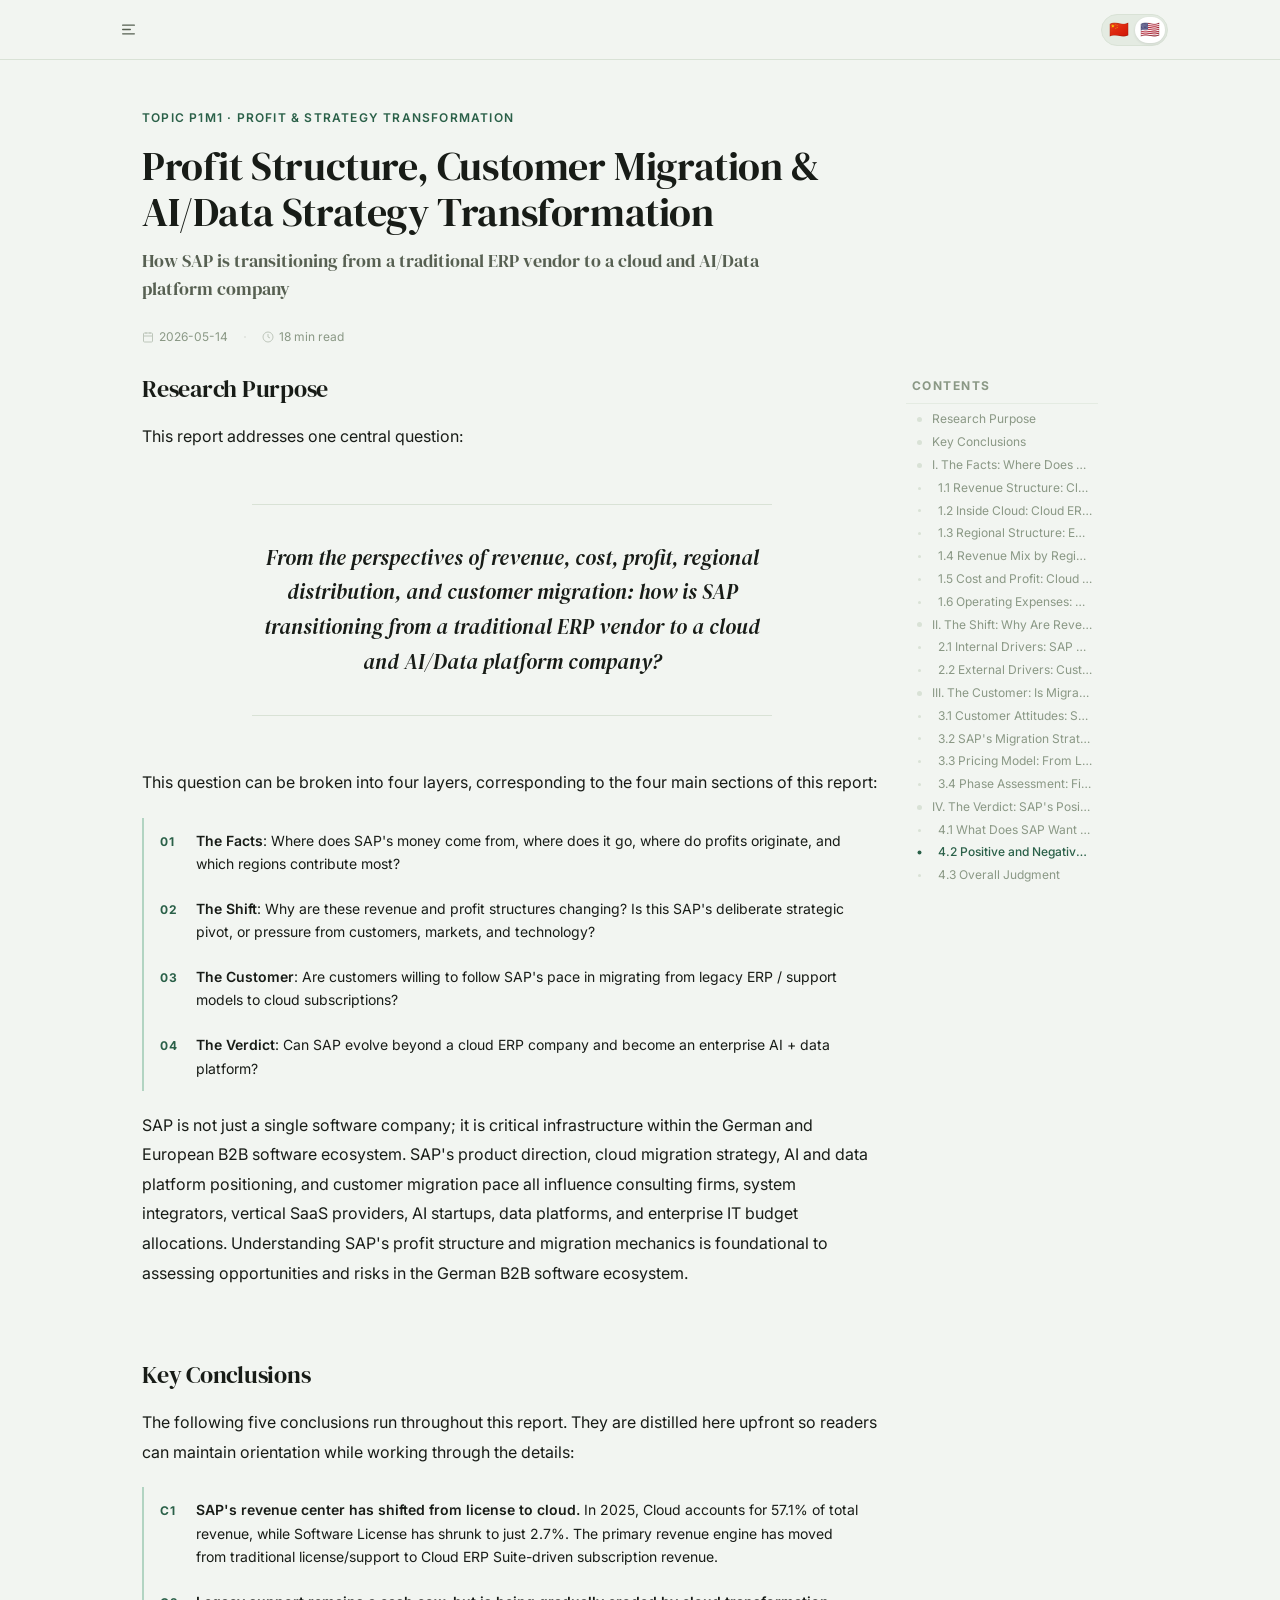
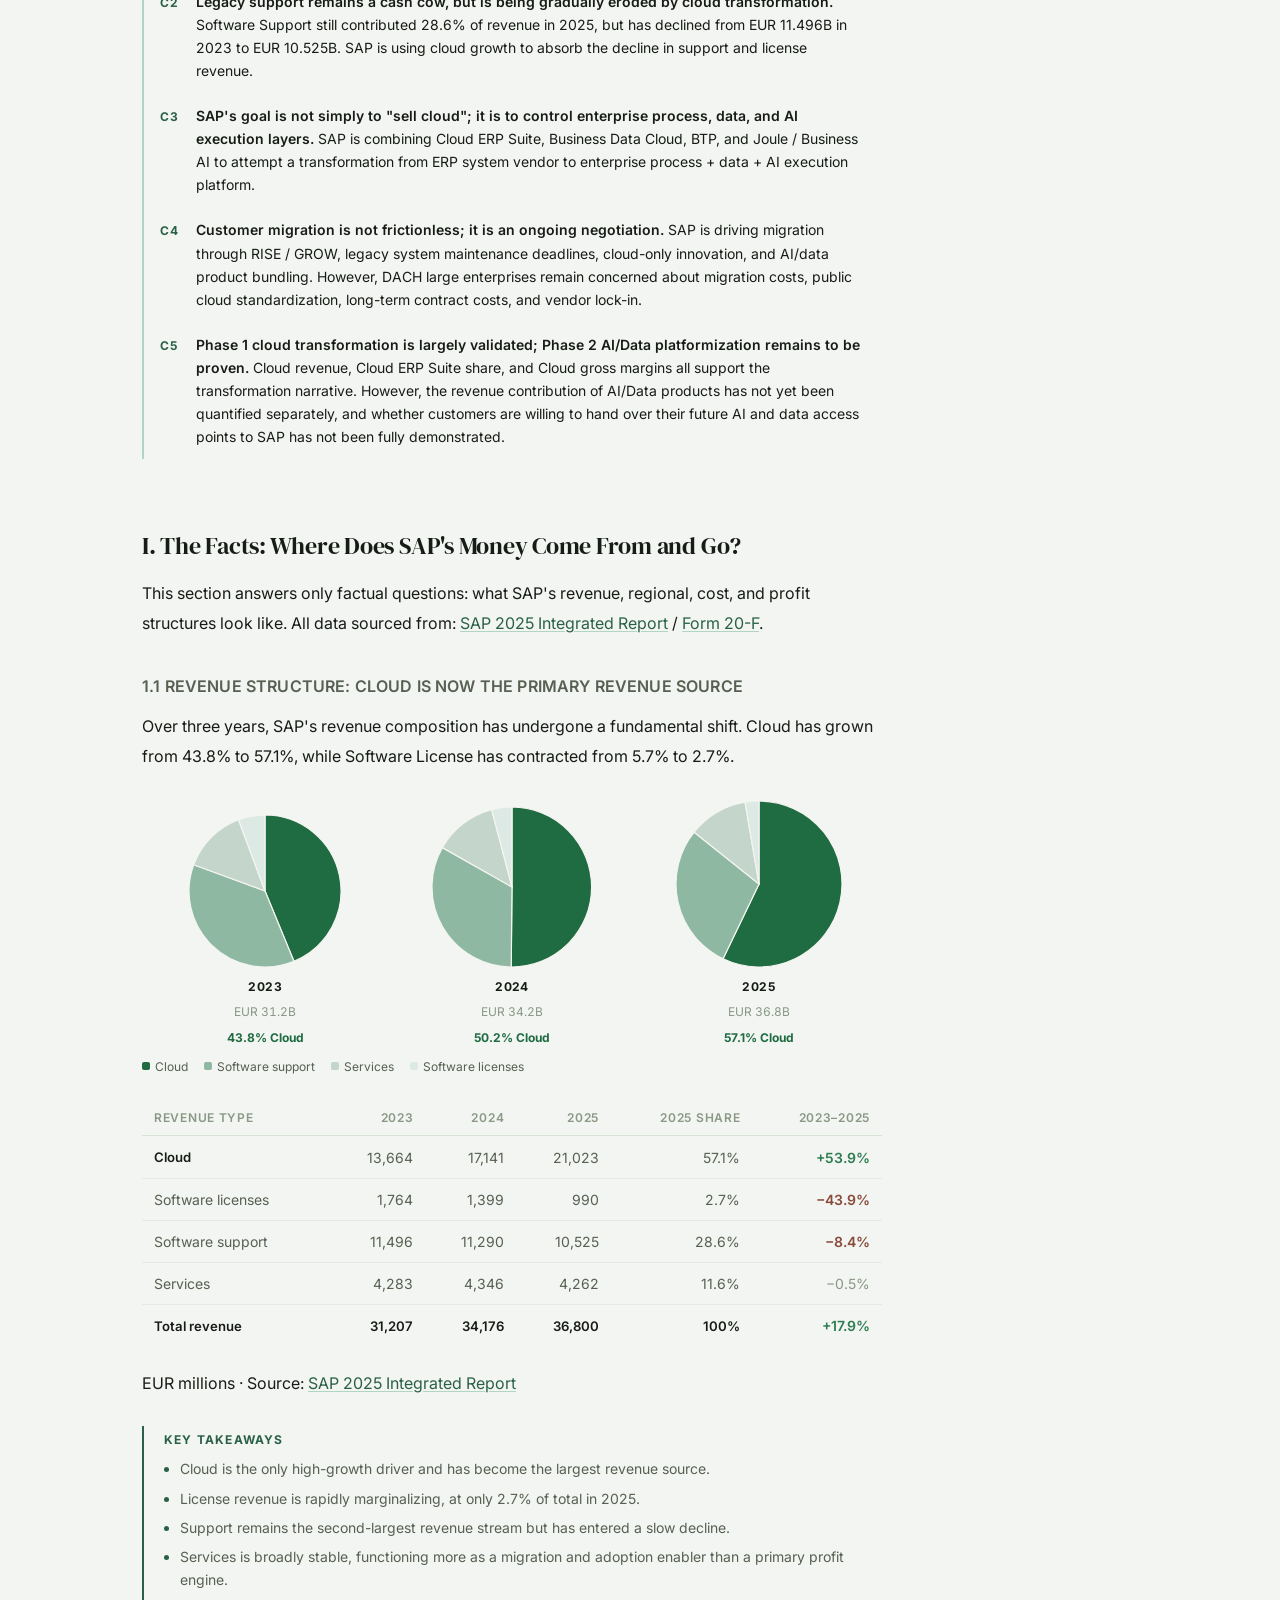
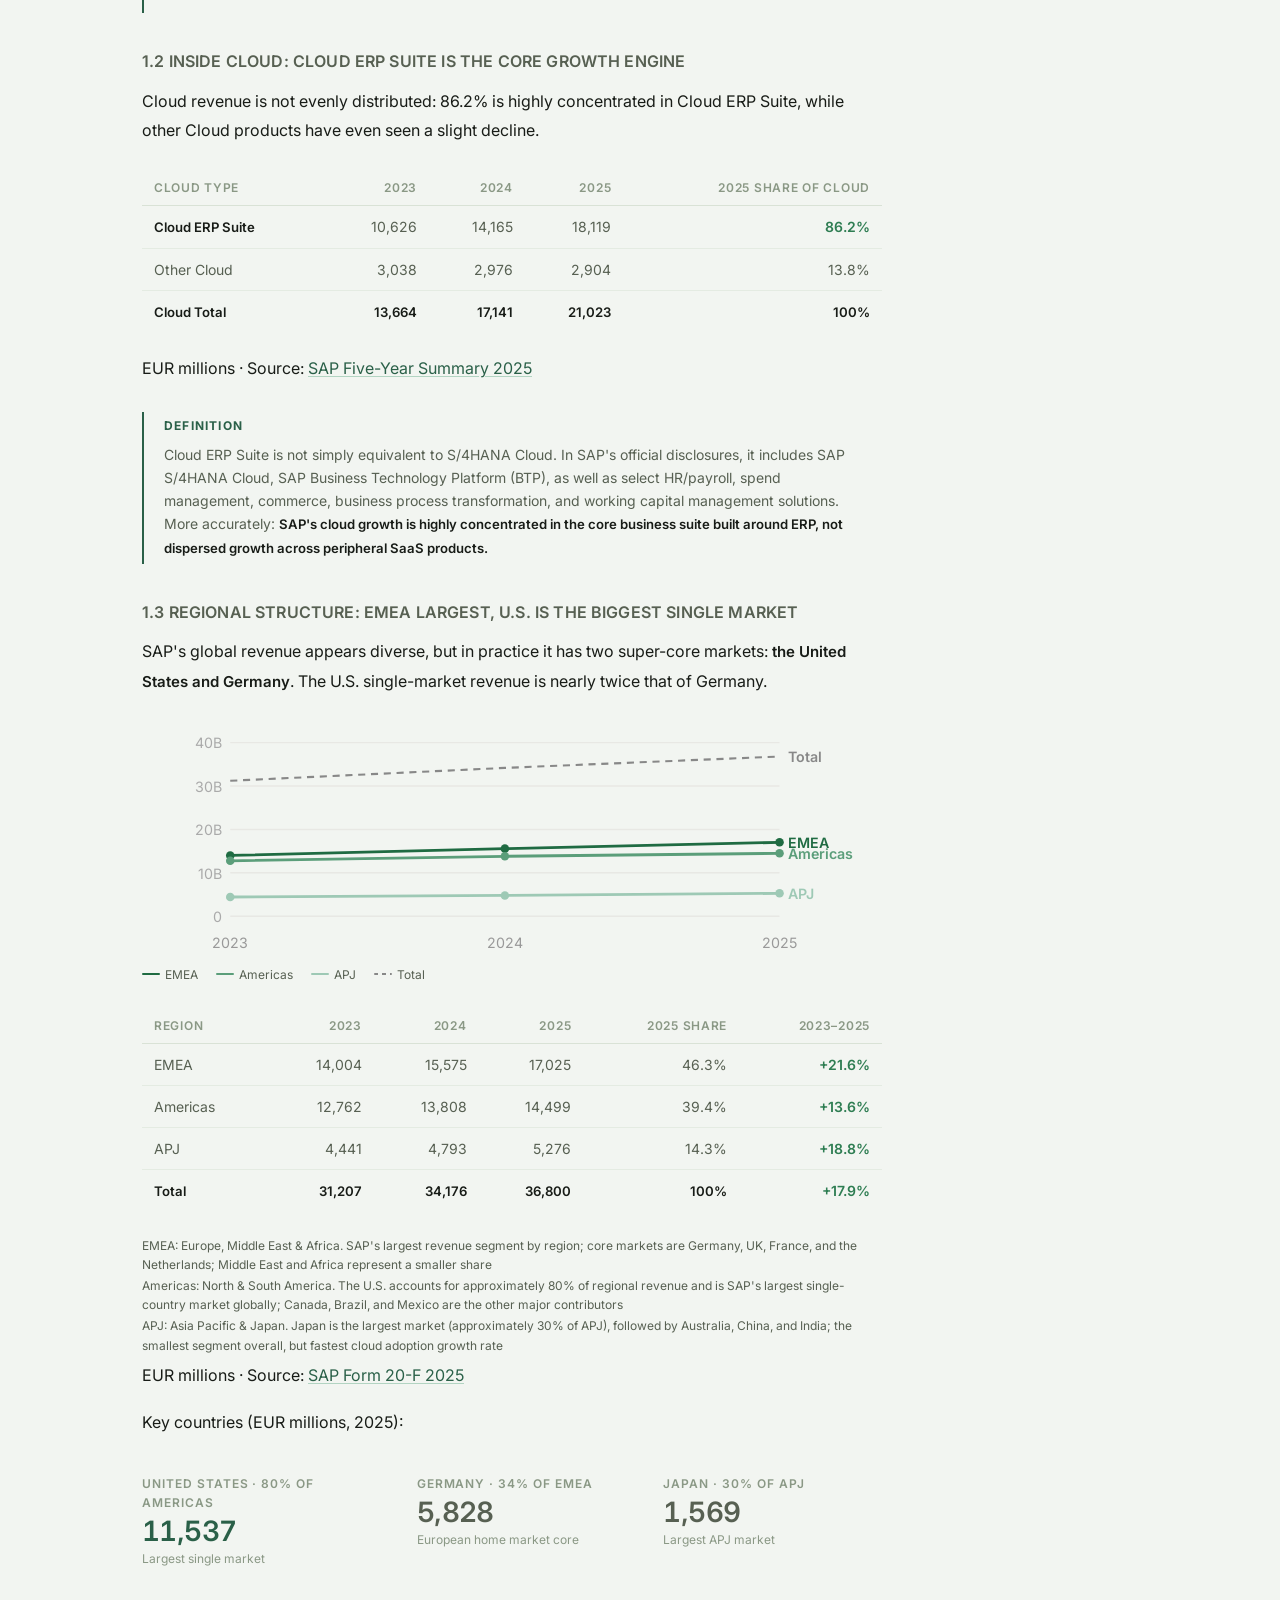
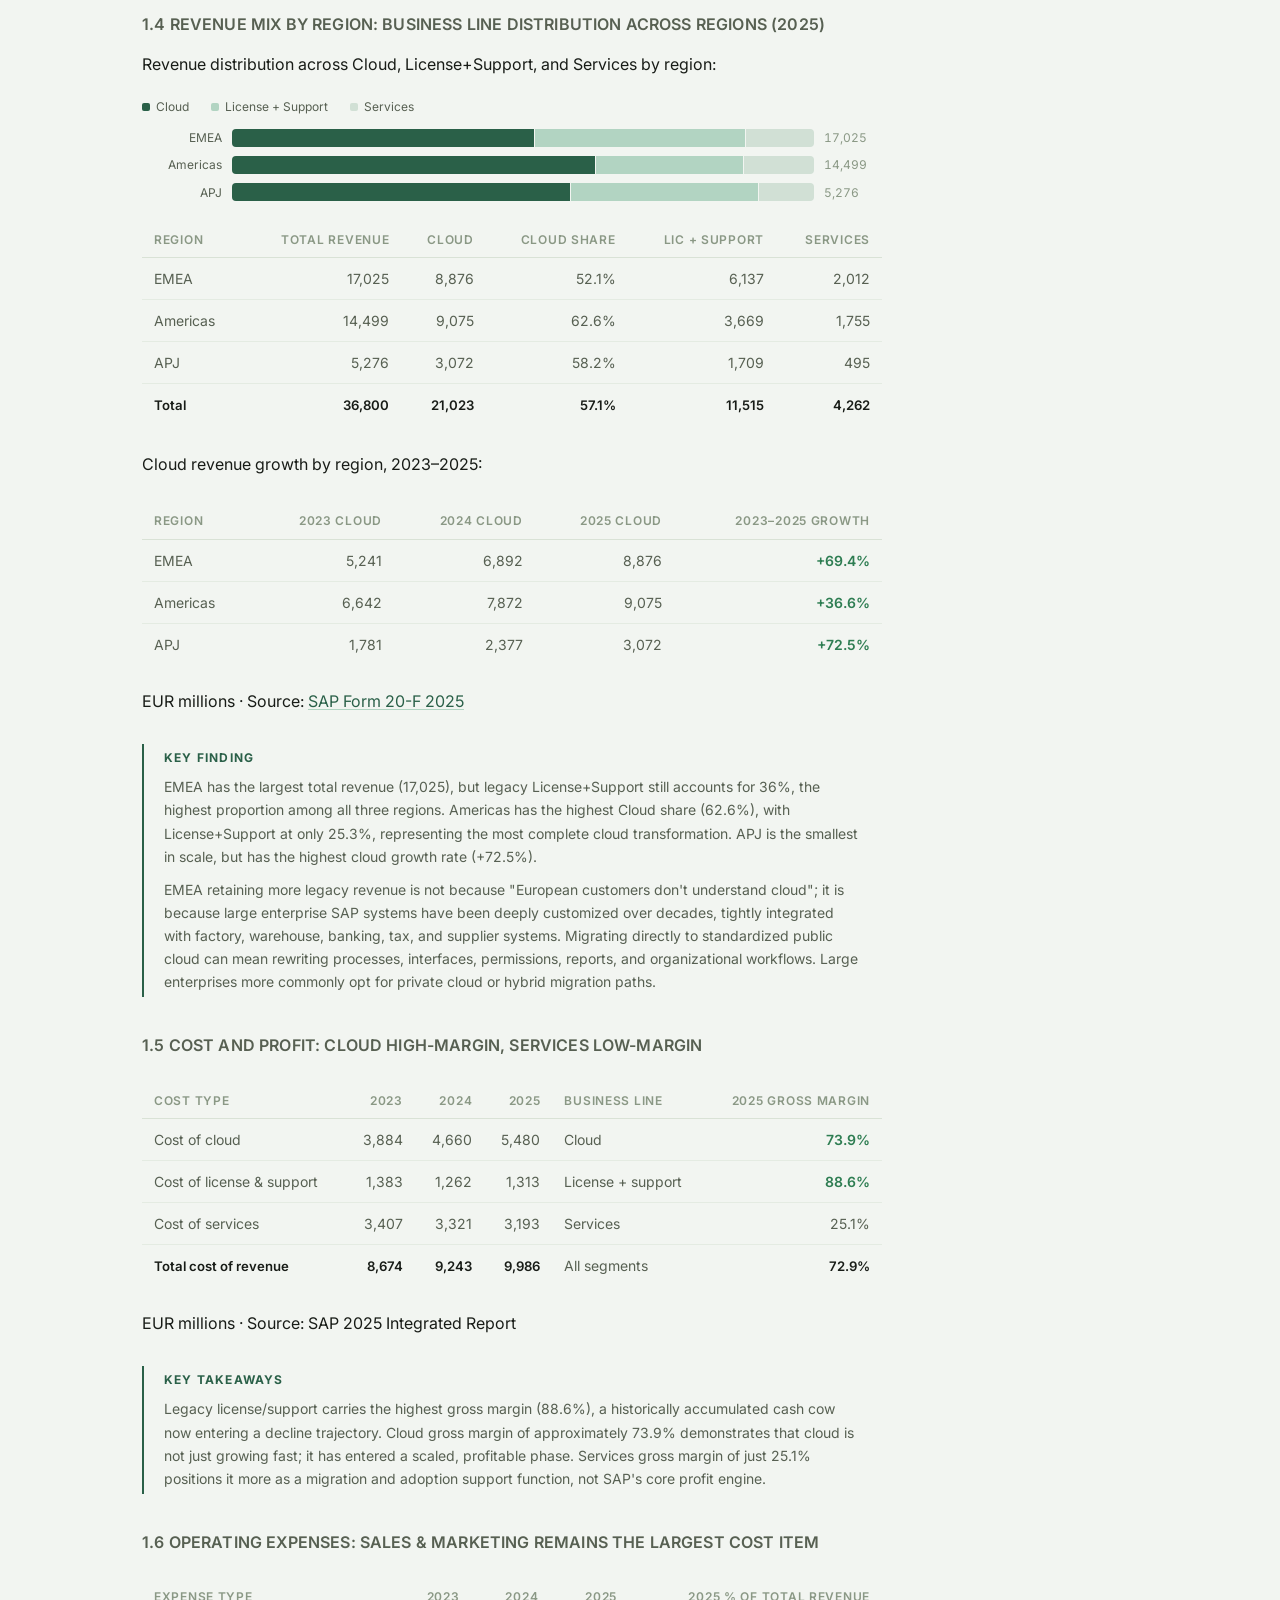
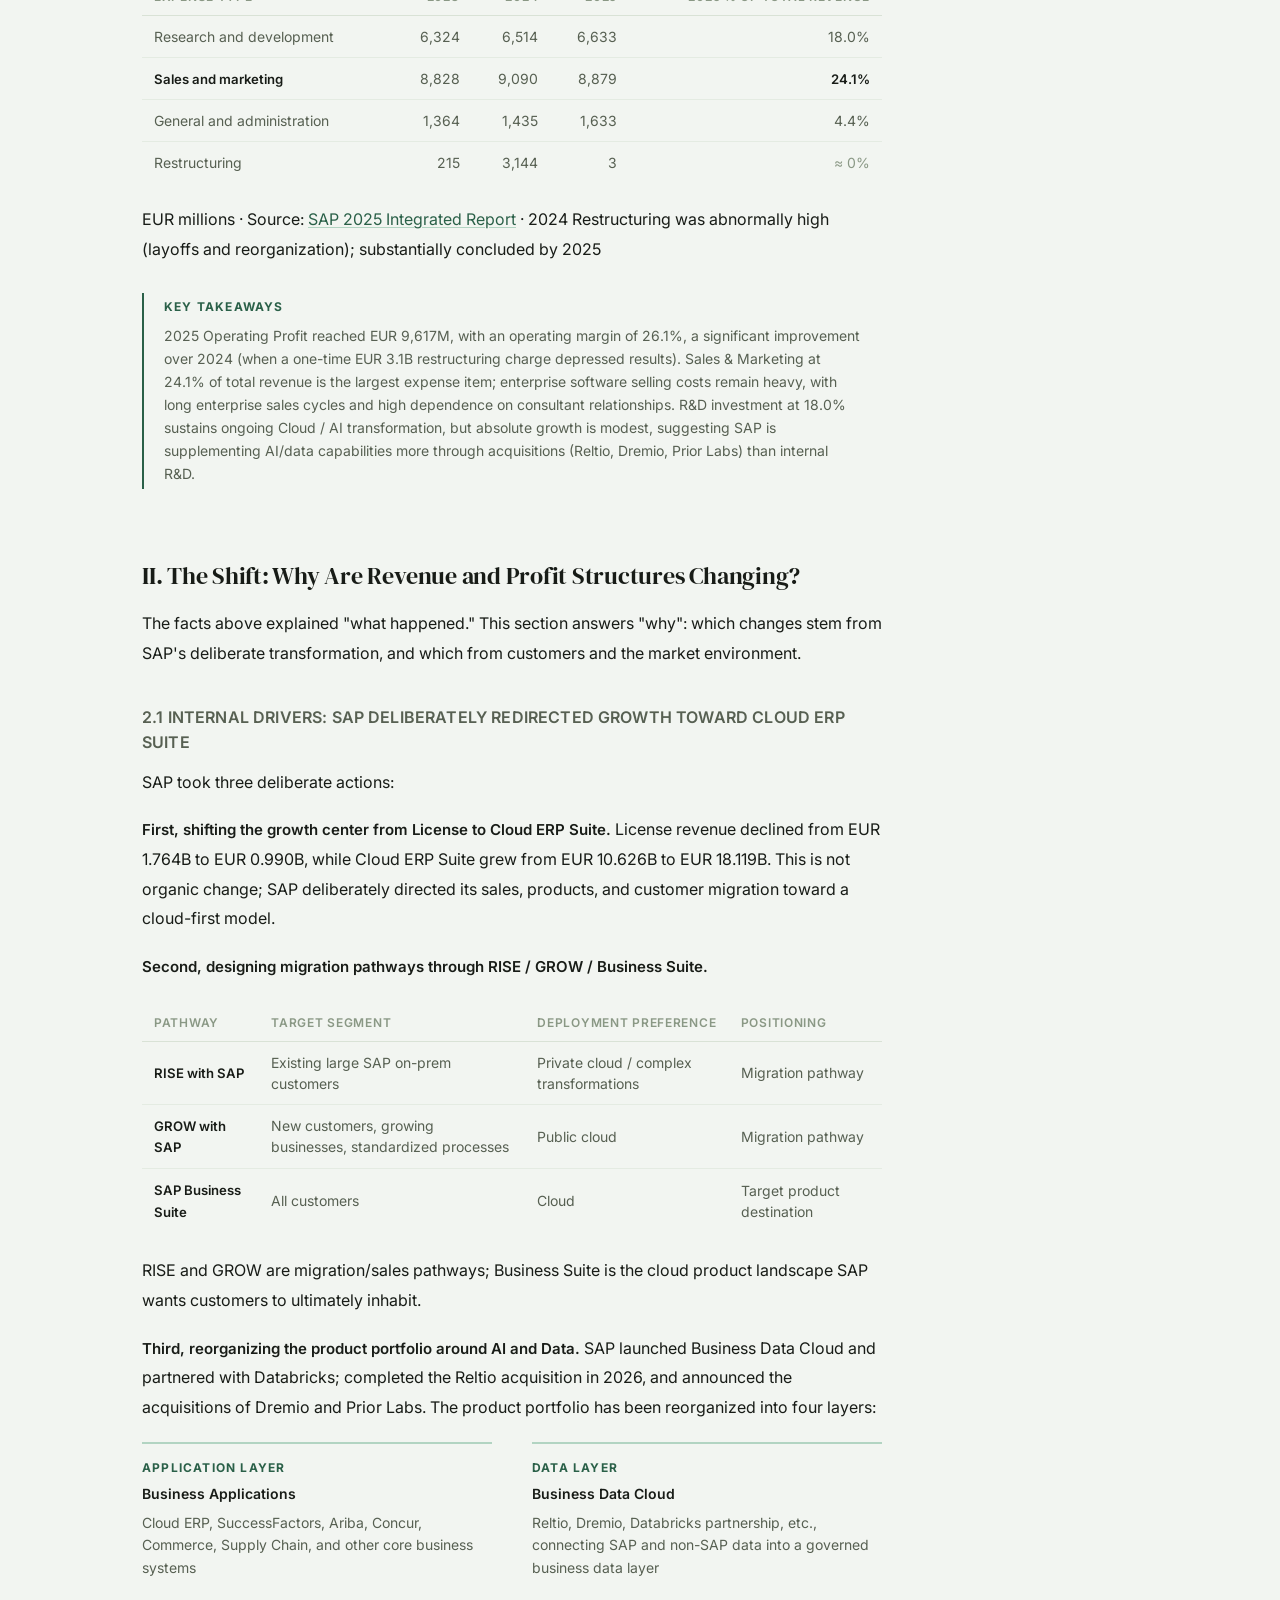
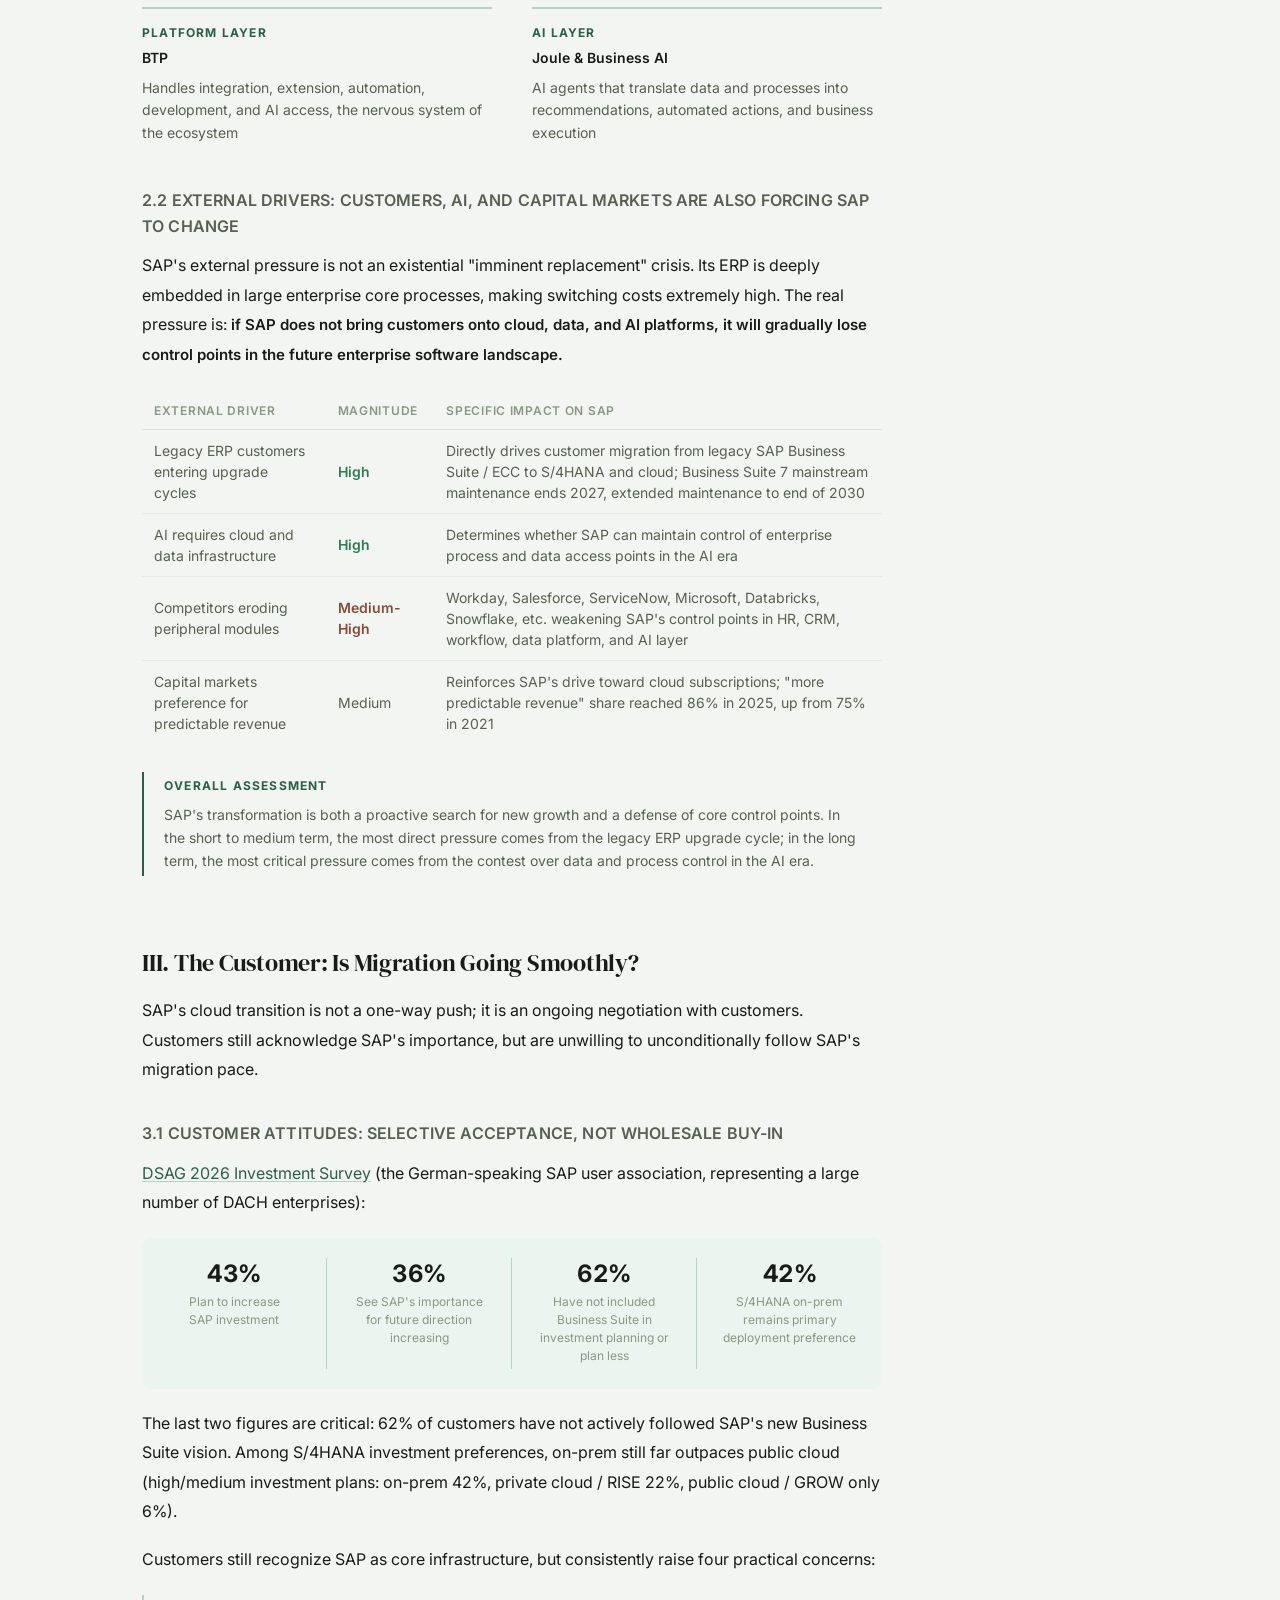
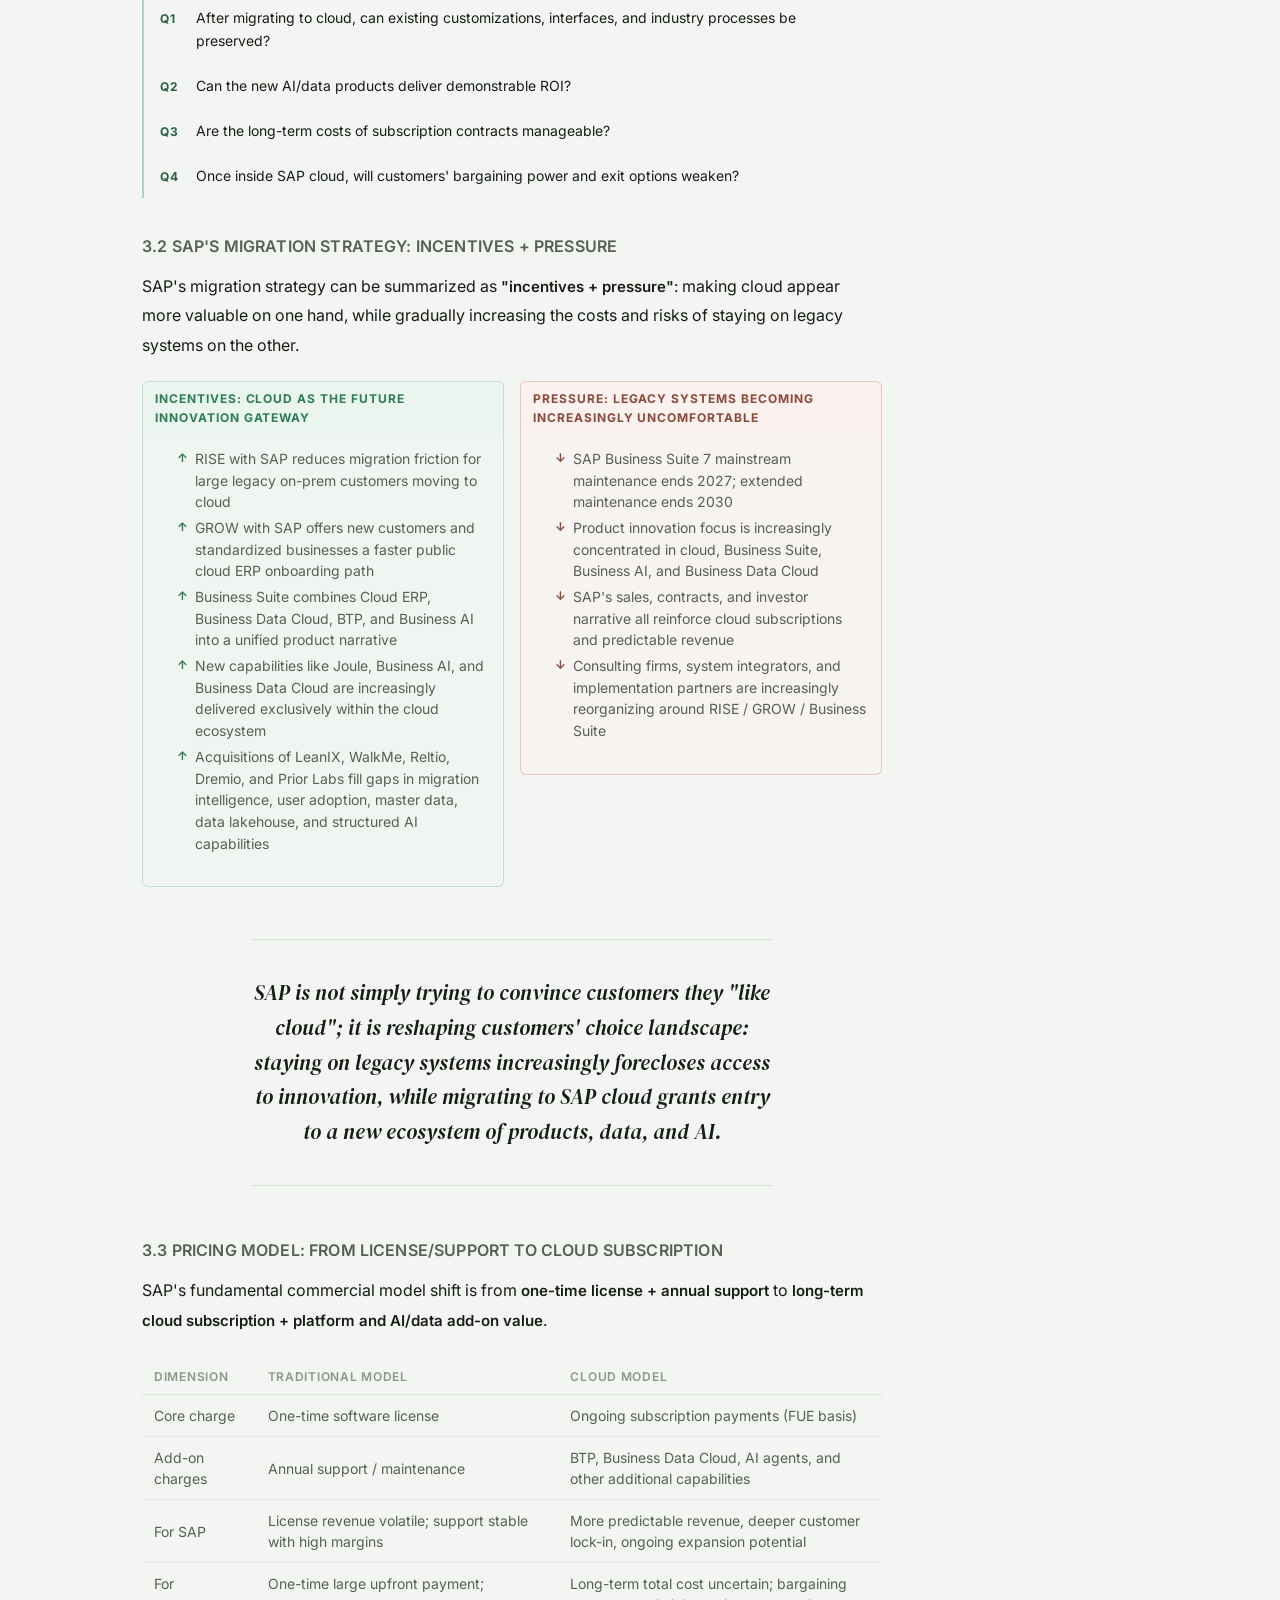
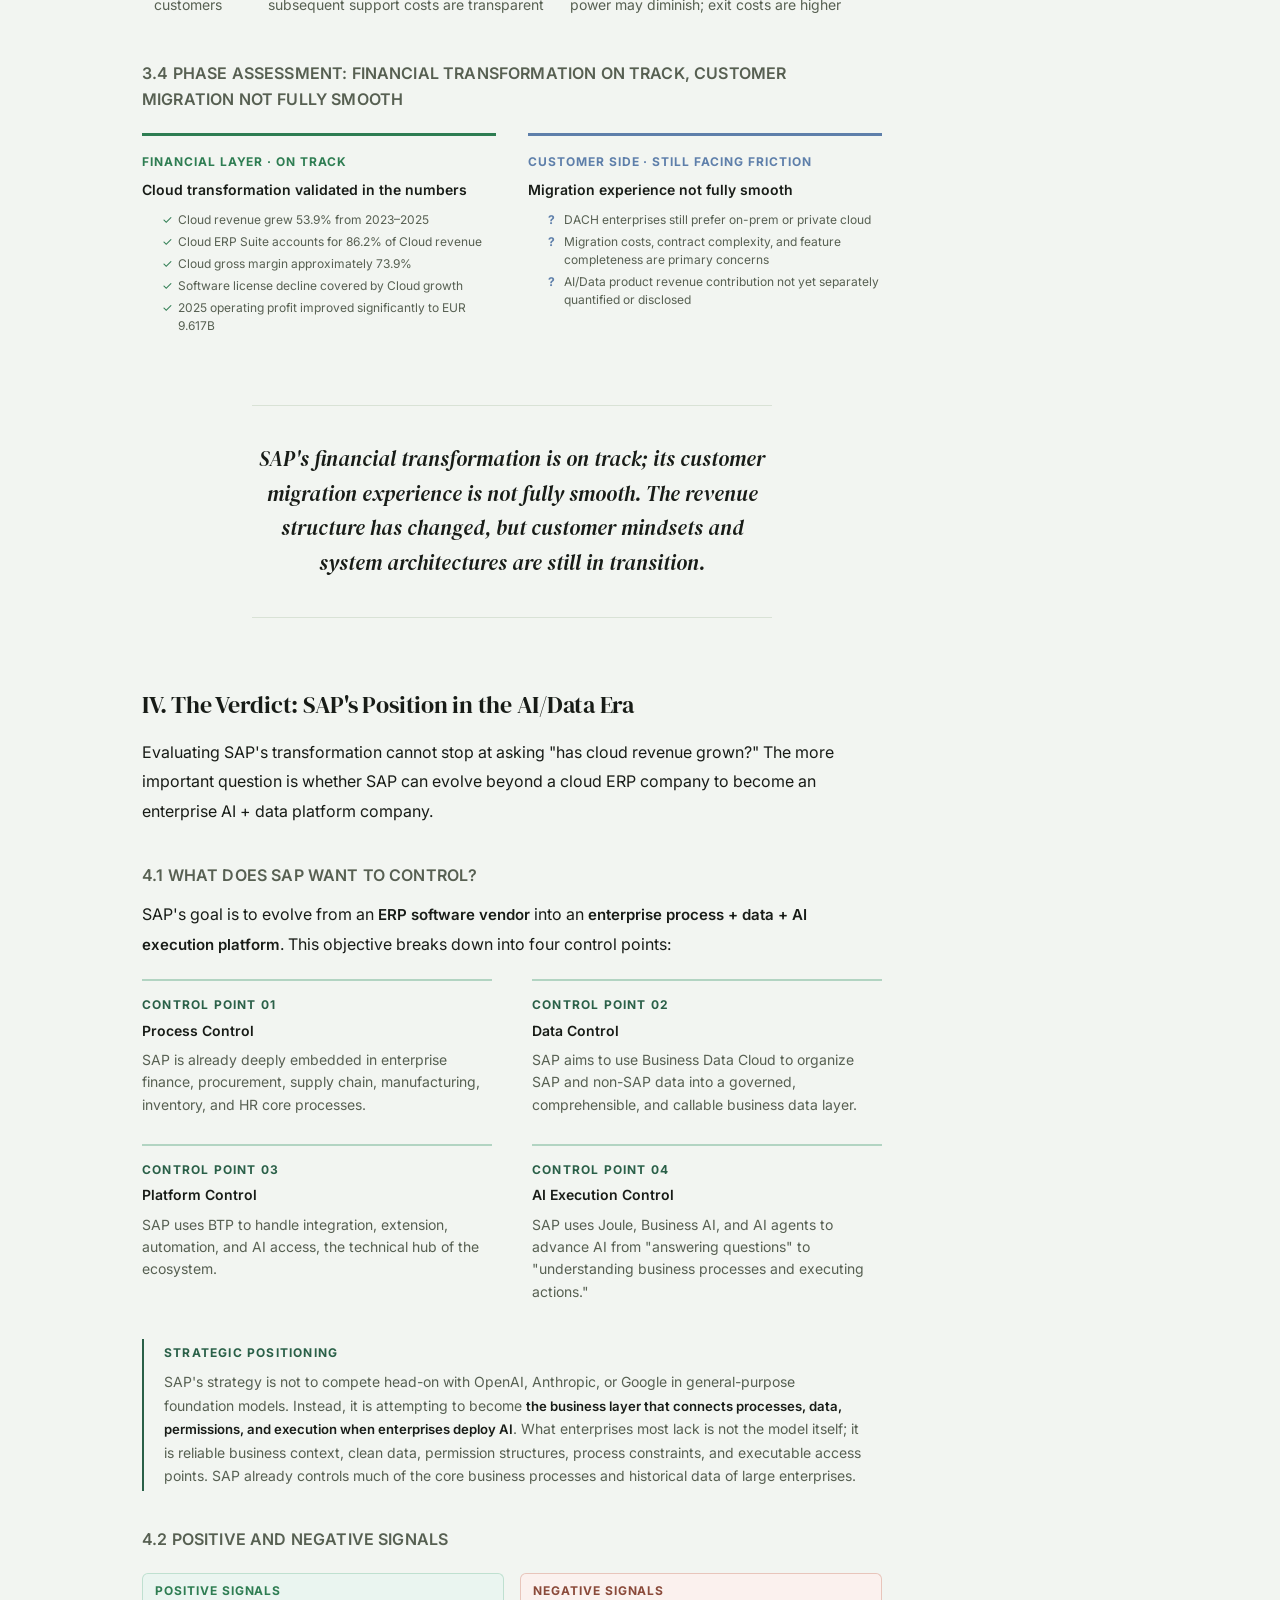
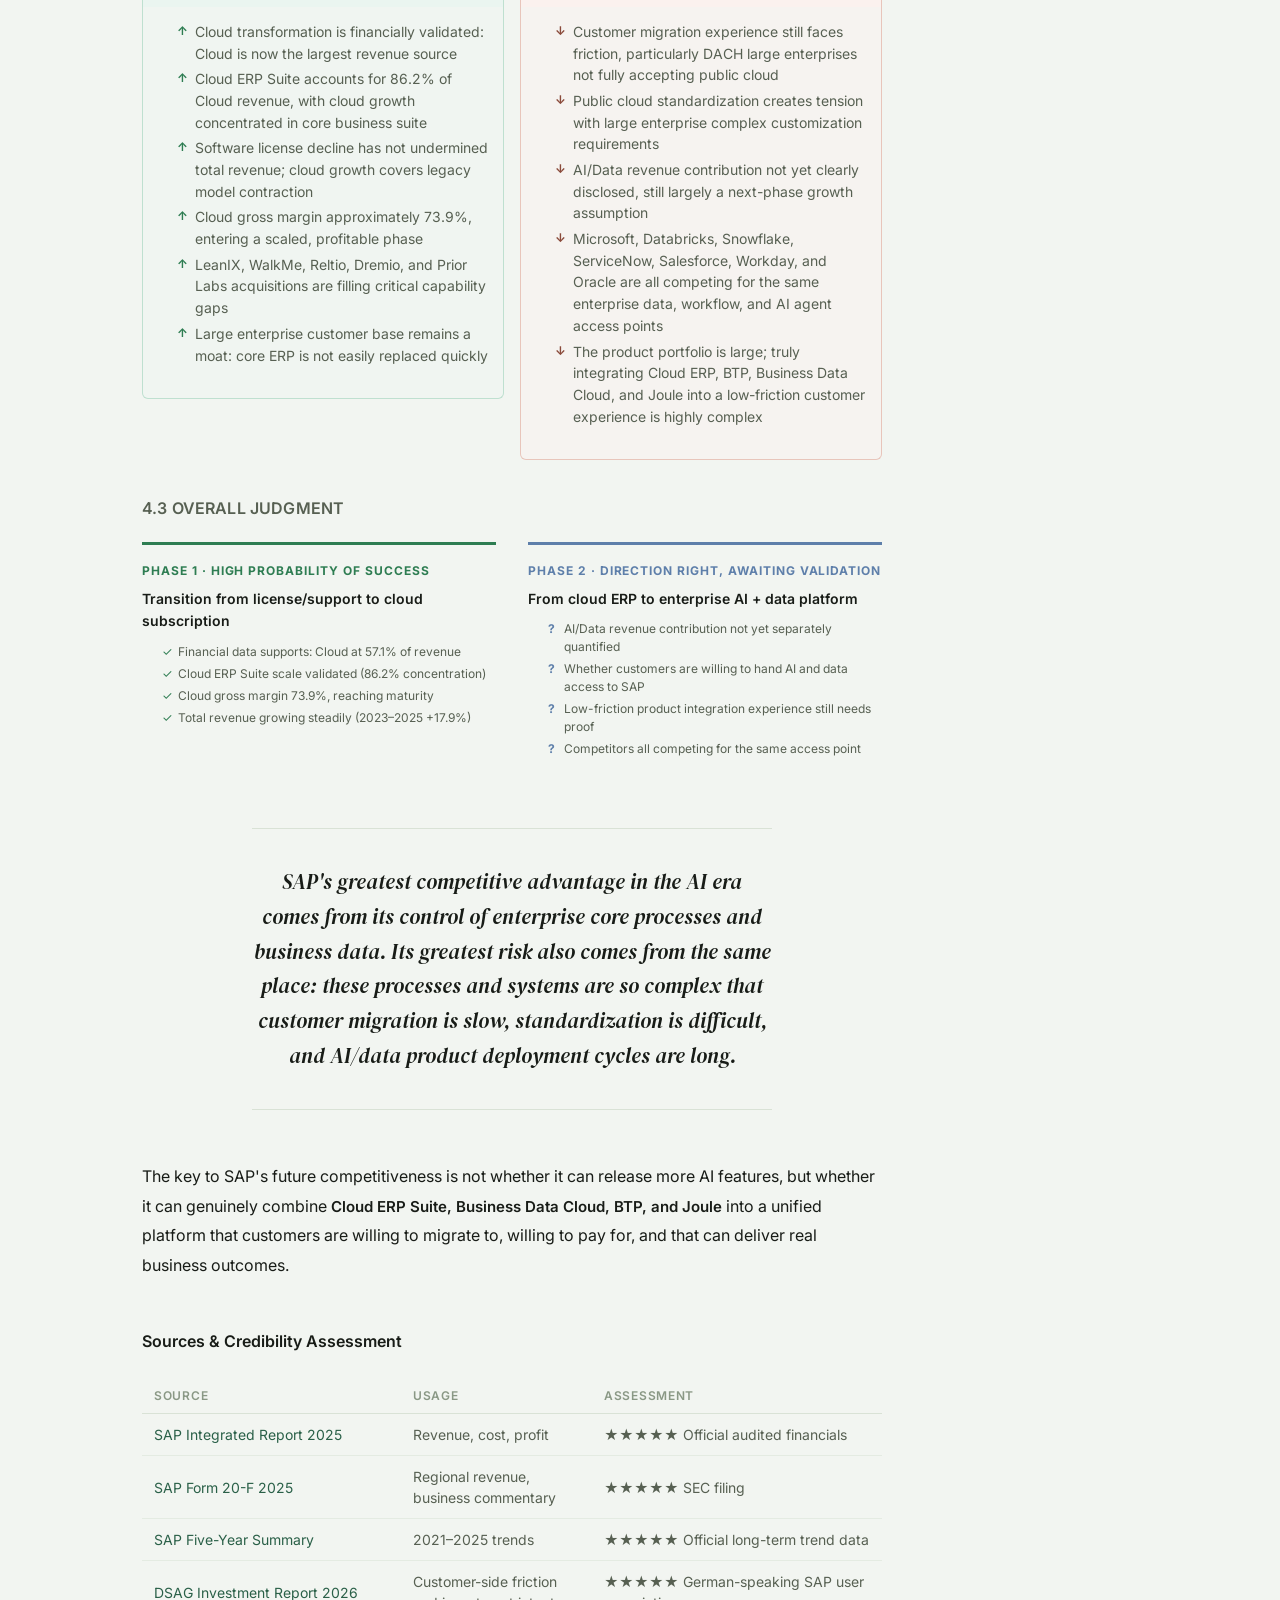
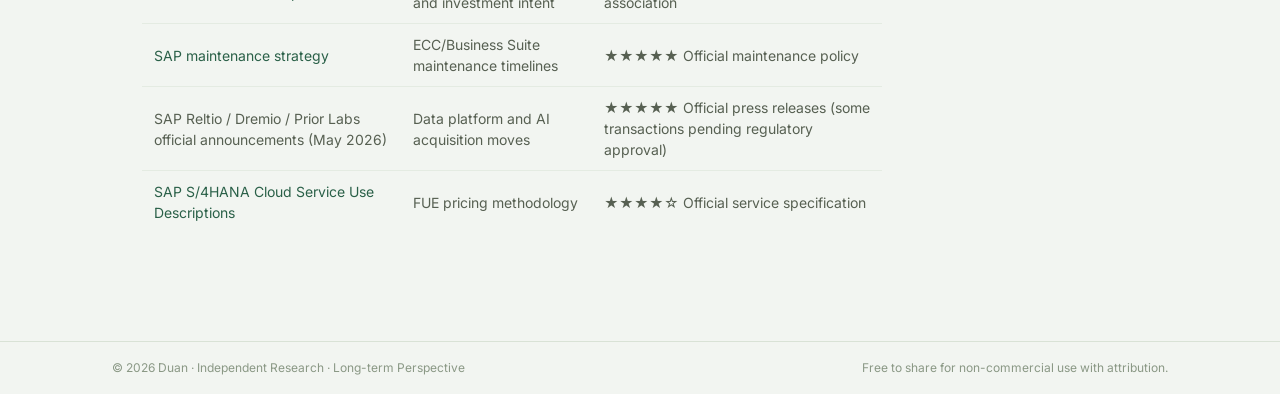
<file: topics/en-phase1-profit-model.html>
<!DOCTYPE html>
<html lang="en">
<head>
  <meta charset="UTF-8">
  <meta name="viewport" content="width=device-width, initial-scale=1.0">
  <title>Profit Structure, Customer Migration &amp; AI/Data Strategy Transformation | SAP Research</title>
  <link rel="stylesheet" href="../assets/style.css">
  <style>
    /* ─── Page-scope visualization tokens ─── */
    :root {
      --pos:            #2E7D52;
      --pos-bg:         #EAF5F0;
      --pos-border:     #BFE0D0;
      --neg:            #8A4A3A;
      --neg-bg:         #FBF1EE;
      --neg-border:     #E8C5BB;
      --pending:        #5E7FAA;
      --pending-bg:     #EFF4FB;
      --pending-border: #C2D3EC;
    }

    /* ─── Stat row → borderless number strip ─── */
    .stat-row {
      display: grid;
      grid-template-columns: repeat(3, 1fr);
      gap: 0;
      margin: 28px 0;
      padding: 8px 0;
    }
    .stat-card {
      background: transparent;
      border: none;
      border-radius: 0;
      padding: 0 28px;
      display: flex;
      flex-direction: column;
      gap: 4px;
    }
    .stat-card:first-child { padding-left: 0; }
    .stat-card:last-child  { padding-right: 0; }
    .stat-card.accent      { background: transparent; }
    .stat-label {
      font-size: var(--fs-annotation);
      font-weight: 600;
      letter-spacing: .08em;
      text-transform: uppercase;
      color: var(--text-3);
      font-family: var(--font-sans);
    }
    .stat-value {
      font-size: var(--fs-stat);
      font-weight: 600;
      color: var(--accent);
      letter-spacing: -.02em;
      line-height: 1.1;
      font-variant-numeric: tabular-nums;
      font-family: var(--font-sans);
    }
    .stat-sub {
      font-size: var(--fs-annotation);
      color: var(--text-3);
      line-height: 1.4;
      font-family: var(--font-sans);
    }
    .stat-delta {
      font-size: var(--fs-annotation);
      font-weight: 600;
      color: var(--pos);
      font-family: var(--font-sans);
    }
    .stat-delta.neg { color: var(--neg); }

    /* ─── Horizontal bar chart ─── */
    .bar-chart {
      display: flex;
      flex-direction: column;
      gap: 9px;
      margin: 16px 0 8px;
    }
    .bar-row {
      display: grid;
      grid-template-columns: 136px 1fr 52px;
      gap: 10px;
      align-items: center;
    }
    .bar-label {
      font-size: var(--fs-annotation);
      color: var(--text-2);
      text-align: right;
      line-height: 1.3;
      font-family: var(--font-sans);
    }
    .bar-track {
      height: 6px;
      background: var(--border-light);
      border-radius: 4px;
      overflow: hidden;
    }
    .bar-fill {
      height: 100%;
      border-radius: 4px;
      background: var(--accent);
    }
    .bar-fill.muted { background: var(--accent-border); }
    .bar-fill.faint { background: var(--border); }
    .bar-fill.neg   { background: var(--neg); opacity: .5; }
    .bar-pct {
      font-size: var(--fs-annotation);
      font-weight: 600;
      color: var(--text-2);
      font-variant-numeric: tabular-nums;
      text-align: right;
      font-family: var(--font-sans);
    }
    .chart-caption {
      font-size: var(--fs-annotation);
      color: var(--text-3);
      margin: -2px 0 20px;
      font-family: var(--font-sans);
    }

    /* ─── Region composition stacked bars ─── */
    .region-composition {
      margin: 16px 0 8px;
    }
    .rc-legend {
      display: flex;
      align-items: center;
      gap: 6px;
      margin-bottom: 12px;
      font-size: var(--fs-annotation);
      color: var(--text-2);
      font-family: var(--font-sans);
    }
    .rc-dot {
      width: 8px;
      height: 8px;
      border-radius: 2px;
      flex-shrink: 0;
    }
    .rc-dot.rc-cloud    { background: var(--accent); }
    .rc-dot.rc-support  { background: var(--accent-border); }
    .rc-dot.rc-services { background: #d1e0d5; }
    .rc-row {
      display: grid;
      grid-template-columns: 80px 1fr 58px;
      align-items: center;
      gap: 10px;
      margin-bottom: 8px;
    }
    .rc-label {
      font-size: var(--fs-annotation);
      color: var(--text-2);
      text-align: right;
      font-family: var(--font-sans);
    }
    .rc-bars {
      display: flex;
      height: 18px;
      border-radius: 4px;
      overflow: hidden;
      gap: 1px;
    }
    .rc-seg {
      height: 100%;
      transition: opacity 0.15s;
    }
    .rc-seg:hover { opacity: 0.8; }
    .rc-seg.rc-cloud    { background: var(--accent); }
    .rc-seg.rc-support  { background: var(--accent-border); }
    .rc-seg.rc-services { background: #d1e0d5; }
    .rc-total {
      font-size: var(--fs-annotation);
      color: var(--text-3);
      font-family: var(--font-sans);
      font-variant-numeric: tabular-nums;
    }
    .data-table tr.table-total td {
      border-top: 1px solid var(--border);
      padding-top: 10px;
      color: var(--text-1);
    }

    /* ─── Conclusion list ─── */
    .conclusion-list {
      display: flex;
      flex-direction: column;
      gap: 0;
      margin: 20px 0;
      border-left: 2px solid var(--accent-border);
    }
    .conclusion-item {
      display: flex;
      gap: 14px;
      align-items: baseline;
      padding: 11px 16px;
      background: transparent;
      border: none;
      border-radius: 0;
    }
    .conclusion-num {
      font-size: var(--fs-annotation);
      font-weight: 700;
      color: var(--accent);
      letter-spacing: .08em;
      text-transform: uppercase;
      flex-shrink: 0;
      width: 22px;
      font-family: var(--font-sans);
    }
    .conclusion-text {
      font-size: var(--fs-ui);
      line-height: 1.65;
      color: var(--text-1);
      font-family: var(--font-sans);
    }
    .conclusion-text strong { font-size: var(--fs-ui); font-weight: 600; }

    /* ─── Signal grid ─── */
    .signal-grid {
      display: grid;
      grid-template-columns: 1fr 1fr;
      gap: 16px;
      margin: 20px 0;
    }
    .signal-col-header {
      font-size: var(--fs-annotation);
      font-weight: 700;
      letter-spacing: .08em;
      text-transform: uppercase;
      padding: 7px 12px;
      border-radius: var(--radius) var(--radius) 0 0;
      font-family: var(--font-sans);
    }
    .signal-col-header.pos {
      color: var(--pos);
      background: var(--pos-bg);
      border: 1px solid var(--pos-border);
      border-bottom: none;
    }
    .signal-col-header.neg {
      color: var(--neg);
      background: var(--neg-bg);
      border: 1px solid var(--neg-border);
      border-bottom: none;
    }
    .signal-col-body {
      padding: 14px;
      border-radius: 0 0 var(--radius) var(--radius);
    }
    .signal-col-body.pos {
      background: rgba(234,245,240,.4);
      border: 1px solid var(--pos-border);
      border-top: none;
    }
    .signal-col-body.neg {
      background: rgba(251,241,238,.4);
      border: 1px solid var(--neg-border);
      border-top: none;
    }
    .signal-list {
      list-style: none;
      display: flex;
      flex-direction: column;
      gap: 8px;
    }
    .signal-list li {
      font-size: var(--fs-ui);
      line-height: 1.55;
      color: var(--text-2);
      padding-left: 18px;
      position: relative;
      font-family: var(--font-sans);
    }
    .signal-list.pos li::before {
      content: '↑';
      position: absolute;
      left: 0;
      color: var(--pos);
      font-size: var(--fs-annotation);
      top: 1px;
      font-weight: 700;
    }
    .signal-list.neg li::before {
      content: '↓';
      position: absolute;
      left: 0;
      color: var(--neg);
      font-size: var(--fs-annotation);
      top: 1px;
      font-weight: 700;
    }

    /* ─── Control points 2×2 ─── */
    .control-points {
      display: grid;
      grid-template-columns: 1fr 1fr;
      gap: 20px 40px;
      margin: 20px 0;
    }
    .control-point {
      background: transparent;
      border: none;
      border-top: 2px solid var(--accent-border);
      border-radius: 0;
      padding: 14px 0 8px;
    }
    .control-point-num {
      font-size: var(--fs-annotation);
      font-weight: 700;
      color: var(--accent);
      letter-spacing: .1em;
      text-transform: uppercase;
      margin-bottom: 5px;
      font-family: var(--font-sans);
    }
    .control-point-title {
      font-size: var(--fs-ui);
      font-weight: 600;
      color: var(--text-1);
      margin-bottom: 7px;
      font-family: var(--font-sans);
    }
    .control-point-desc {
      font-size: var(--fs-ui);
      line-height: 1.6;
      color: var(--text-2);
      font-family: var(--font-sans);
    }

    /* ─── DSAG survey stats ─── */
    .dsag-stats {
      display: grid;
      grid-template-columns: repeat(4, 1fr);
      gap: 0;
      margin: 20px 0;
      background: var(--accent-bg);
      border-radius: var(--radius-lg);
      overflow: hidden;
      padding: 20px 0;
    }
    .dsag-stat {
      background: transparent;
      border: none;
      border-right: 1px solid var(--accent-border);
      border-radius: 0;
      padding: 4px 20px;
      text-align: center;
    }
    .dsag-stat:last-child { border-right: none; }
    .dsag-stat-value {
      font-size: var(--fs-heading);
      font-weight: 700;
      color: var(--text-1);
      letter-spacing: -.02em;
      line-height: 1;
      margin-bottom: 7px;
      font-variant-numeric: tabular-nums;
      font-family: var(--font-sans);
    }
    .dsag-stat-desc {
      font-size: var(--fs-annotation);
      line-height: 1.5;
      color: var(--text-3);
      font-family: var(--font-sans);
    }

    /* ─── Phase assessment ─── */
    .phase-row {
      display: grid;
      grid-template-columns: 1fr 1fr;
      gap: 20px 32px;
      margin: 20px 0;
    }
    .phase-block {
      background: transparent;
      border: none;
      border-top: 3px solid var(--border);
      border-radius: 0;
      padding: 16px 0 0;
    }
    .phase-block.pos     { border-top-color: var(--pos); }
    .phase-block.pending { border-top-color: var(--pending); }
    .phase-header {
      font-size: var(--fs-annotation);
      font-weight: 700;
      letter-spacing: .08em;
      text-transform: uppercase;
      margin-bottom: 8px;
      font-family: var(--font-sans);
    }
    .phase-header.pos     { color: var(--pos); }
    .phase-header.pending { color: var(--pending); }
    .phase-title {
      font-size: var(--fs-ui);
      font-weight: 600;
      color: var(--text-1);
      margin-bottom: 10px;
      font-family: var(--font-sans);
    }
    .phase-items {
      list-style: none;
      display: flex;
      flex-direction: column;
      gap: 6px;
    }
    .phase-items li {
      font-size: var(--fs-annotation);
      line-height: 1.5;
      color: var(--text-2);
      padding-left: 16px;
      position: relative;
      font-family: var(--font-sans);
    }
    .phase-items.pos li::before {
      content: '✓';
      position: absolute;
      left: 0;
      color: var(--pos);
      font-size: var(--fs-annotation);
    }
    .phase-items.pending li::before {
      content: '?';
      position: absolute;
      left: 0;
      color: var(--pending);
      font-size: var(--fs-annotation);
      font-weight: 700;
    }

    /* ─── Source links ─── */
    .source-link {
      color: var(--accent);
      text-decoration: underline;
      text-decoration-color: var(--accent-border);
      text-underline-offset: 2px;
      transition: color var(--transition), text-decoration-color var(--transition);
    }
    .source-link:hover {
      color: var(--accent-hover);
      text-decoration-color: var(--accent);
    }

    /* ─── Floating TOC — sticky panel ─── */
    .toc-panel {
      width: 192px;
      flex-shrink: 0;
      position: sticky;
      top: calc(var(--nav-h) + 24px);
      align-self: flex-start;
      max-height: calc(100vh - var(--nav-h) - 48px);
      opacity: 1;
      transition: none;
    }
    .toc-panel:hover,
    .toc-panel.scroll-dimmed,
    .toc-panel.scroll-dimmed:hover {
      width: 192px;
      opacity: 1;
    }
    .toc-inner {
      min-width: 192px;
      padding: 0;
      max-height: calc(100vh - var(--nav-h) - 48px);
      overflow-y: auto;
    }
    .toc-float-text {
      max-width: 160px;
    }

    /* ─── Remove all section dividers ─── */
    .article-content h2 {
      border-top: none;
      padding-top: 0;
    }
    .article-header {
      border-bottom: none;
      margin-bottom: 0;
      padding-bottom: 28px;
    }
    .article-end {
      border-top: none;
      padding-top: 0;
      margin-top: 48px;
    }

    /* ─── Separator between header and body ─── */
    .article-section-sep {
      width: 40px;
      height: 1px;
      background: var(--border);
      margin: 0 0 44px;
    }

    /* ─── Proportional pie charts ─── */
    .pie-row {
      display: grid;
      grid-template-columns: 1fr 1fr 1fr;
      margin: 28px 0 10px;
    }
    .pie-item {
      display: flex;
      flex-direction: column;
      align-items: center;
      justify-content: flex-end;
      gap: 6px;
    }
    .pie-item svg { display: block; overflow: visible; }
    .pie-year {
      font-size: var(--fs-annotation);
      font-weight: 700;
      color: var(--text-1);
      font-family: var(--font-sans);
      letter-spacing: .04em;
      margin-top: 2px;
    }
    .pie-total {
      font-size: var(--fs-annotation);
      color: var(--text-3);
      font-family: var(--font-sans);
      font-variant-numeric: tabular-nums;
    }
    .pie-cloud-pct {
      font-size: var(--fs-annotation);
      font-weight: 700;
      color: #1F6B42;
      font-family: var(--font-sans);
    }
    .pie-legend {
      display: flex;
      gap: 16px;
      flex-wrap: wrap;
      margin: 2px 0 4px;
    }
    .pie-legend-item {
      display: flex;
      align-items: center;
      gap: 5px;
      font-size: var(--fs-annotation);
      color: var(--text-2);
      font-family: var(--font-sans);
    }
    .pie-legend-dot {
      width: 8px;
      height: 8px;
      border-radius: 2px;
      flex-shrink: 0;
    }

    /* ─── Region definitions ─── */
    .region-defs {
      display: flex;
      flex-direction: column;
      gap: 2px;
      margin: 0 0 8px;
      font-size: var(--fs-annotation);
      color: var(--text-2);
      font-family: var(--font-sans);
      line-height: 1.6;
    }

    /* ─── Line chart ─── */
    .line-chart-wrap {
      margin: 20px 0 6px;
      width: 100%;
    }
    .line-chart-wrap svg { display: block; width: 100%; height: auto; }
    .line-chart-legend {
      display: flex;
      gap: 18px;
      flex-wrap: wrap;
      margin: 6px 0 4px;
    }
    .line-chart-legend-item {
      display: flex;
      align-items: center;
      gap: 5px;
      font-size: var(--fs-annotation);
      color: var(--text-2);
      font-family: var(--font-sans);
    }
    .line-chart-legend-line {
      width: 18px;
      height: 2px;
      border-radius: 1px;
      flex-shrink: 0;
    }
    .line-chart-legend-line.dashed {
      background: repeating-linear-gradient(90deg,#888 0,#888 4px,transparent 4px,transparent 8px);
    }

    /* ─── Responsive overrides ─── */
    @media (max-width: 700px) {
      .stat-row       { grid-template-columns: repeat(2, 1fr); }
      .dsag-stats     { grid-template-columns: repeat(2, 1fr); }
      .signal-grid    { grid-template-columns: 1fr; }
      .control-points { grid-template-columns: 1fr; gap: 0; }
      .phase-row      { grid-template-columns: 1fr; }
      .bar-row        { grid-template-columns: 90px 1fr 44px; }
    }
  </style>
</head>
<body>

  <div id="nav-mount"></div>

  <div class="page-layout">

    <div class="page-content">
      <div class="article-wrap">

        <!-- Article Header -->
        <header class="article-header">
          <div class="article-topic-label">Topic P1M1 · Profit &amp; Strategy Transformation</div>
          <h1 class="article-title">Profit Structure, Customer Migration &amp; AI/Data Strategy Transformation</h1>
          <p class="article-subtitle">How SAP is transitioning from a traditional ERP vendor to a cloud and AI/Data platform company</p>
          <div class="article-meta">
            <span class="article-meta-item">
              <svg width="12" height="12" viewBox="0 0 24 24" fill="none" stroke="currentColor" stroke-width="2"><rect x="3" y="4" width="18" height="18" rx="2"/><line x1="16" y1="2" x2="16" y2="6"/><line x1="8" y1="2" x2="8" y2="6"/><line x1="3" y1="10" x2="21" y2="10"/></svg>
              2026-05-14
            </span>
            <span class="article-meta-divider"></span>
            <span class="article-meta-item">
              <svg width="12" height="12" viewBox="0 0 24 24" fill="none" stroke="currentColor" stroke-width="2"><circle cx="12" cy="12" r="10"/><polyline points="12 6 12 12 16 14"/></svg>
              18 min read
            </span>
          </div>
        </header>

        <!-- Article Body -->
        <div class="article-body">

          <!-- Main Content -->
          <div class="article-content">

            <!-- ── Research Purpose ── -->
            <h2 id="purpose">Research Purpose</h2>

            <p>This report addresses one central question:</p>

            <blockquote>
              <p>From the perspectives of revenue, cost, profit, regional distribution, and customer migration: how is SAP transitioning from a traditional ERP vendor to a cloud and AI/Data platform company?</p>
            </blockquote>

            <p>This question can be broken into four layers, corresponding to the four main sections of this report:</p>

            <div class="conclusion-list">
              <div class="conclusion-item">
                <div class="conclusion-num">01</div>
                <div class="conclusion-text"><strong>The Facts</strong>: Where does SAP's money come from, where does it go, where do profits originate, and which regions contribute most?</div>
              </div>
              <div class="conclusion-item">
                <div class="conclusion-num">02</div>
                <div class="conclusion-text"><strong>The Shift</strong>: Why are these revenue and profit structures changing? Is this SAP's deliberate strategic pivot, or pressure from customers, markets, and technology?</div>
              </div>
              <div class="conclusion-item">
                <div class="conclusion-num">03</div>
                <div class="conclusion-text"><strong>The Customer</strong>: Are customers willing to follow SAP's pace in migrating from legacy ERP / support models to cloud subscriptions?</div>
              </div>
              <div class="conclusion-item">
                <div class="conclusion-num">04</div>
                <div class="conclusion-text"><strong>The Verdict</strong>: Can SAP evolve beyond a cloud ERP company and become an enterprise AI + data platform?</div>
              </div>
            </div>

            <p>SAP is not just a single software company; it is critical infrastructure within the German and European B2B software ecosystem. SAP's product direction, cloud migration strategy, AI and data platform positioning, and customer migration pace all influence consulting firms, system integrators, vertical SaaS providers, AI startups, data platforms, and enterprise IT budget allocations. Understanding SAP's profit structure and migration mechanics is foundational to assessing opportunities and risks in the German B2B software ecosystem.</p>

            <!-- ── Key Conclusions ── -->
            <h2 id="conclusions">Key Conclusions</h2>

            <p>The following five conclusions run throughout this report. They are distilled here upfront so readers can maintain orientation while working through the details:</p>

            <div class="conclusion-list">
              <div class="conclusion-item">
                <div class="conclusion-num">C1</div>
                <div class="conclusion-text"><strong>SAP's revenue center has shifted from license to cloud.</strong> In 2025, Cloud accounts for 57.1% of total revenue, while Software License has shrunk to just 2.7%. The primary revenue engine has moved from traditional license/support to Cloud ERP Suite-driven subscription revenue.</div>
              </div>
              <div class="conclusion-item">
                <div class="conclusion-num">C2</div>
                <div class="conclusion-text"><strong>Legacy support remains a cash cow, but is being gradually eroded by cloud transformation.</strong> Software Support still contributed 28.6% of revenue in 2025, but has declined from EUR 11.496B in 2023 to EUR 10.525B. SAP is using cloud growth to absorb the decline in support and license revenue.</div>
              </div>
              <div class="conclusion-item">
                <div class="conclusion-num">C3</div>
                <div class="conclusion-text"><strong>SAP's goal is not simply to "sell cloud"; it is to control enterprise process, data, and AI execution layers.</strong> SAP is combining Cloud ERP Suite, Business Data Cloud, BTP, and Joule / Business AI to attempt a transformation from ERP system vendor to enterprise process + data + AI execution platform.</div>
              </div>
              <div class="conclusion-item">
                <div class="conclusion-num">C4</div>
                <div class="conclusion-text"><strong>Customer migration is not frictionless; it is an ongoing negotiation.</strong> SAP is driving migration through RISE / GROW, legacy system maintenance deadlines, cloud-only innovation, and AI/data product bundling. However, DACH large enterprises remain concerned about migration costs, public cloud standardization, long-term contract costs, and vendor lock-in.</div>
              </div>
              <div class="conclusion-item">
                <div class="conclusion-num">C5</div>
                <div class="conclusion-text"><strong>Phase 1 cloud transformation is largely validated; Phase 2 AI/Data platformization remains to be proven.</strong> Cloud revenue, Cloud ERP Suite share, and Cloud gross margins all support the transformation narrative. However, the revenue contribution of AI/Data products has not yet been quantified separately, and whether customers are willing to hand over their future AI and data access points to SAP has not been fully demonstrated.</div>
              </div>
            </div>

            <!-- ══════════════════════════════════════════ -->
            <!-- SECTION 1: FACTS                          -->
            <!-- ══════════════════════════════════════════ -->
            <h2 id="facts">I. The Facts: Where Does SAP's Money Come From and Go?</h2>

            <p>This section answers only factual questions: what SAP's revenue, regional, cost, and profit structures look like. All data sourced from: <a href="https://www.sap.com/integrated-reports/2025/en/datahub/financial-data.html" target="_blank" class="source-link">SAP 2025 Integrated Report</a> / <a href="https://www.sec.gov/Archives/edgar/data/1000184/000110465926020058/sap-20251231x20f.htm" target="_blank" class="source-link">Form 20-F</a>.</p>

            <!-- 1.1 Revenue Structure -->
            <h3 id="revenue-structure">1.1 Revenue Structure: Cloud Is Now the Primary Revenue Source</h3>

            <p>Over three years, SAP's revenue composition has undergone a fundamental shift. Cloud has grown from 43.8% to 57.1%, while Software License has contracted from 5.7% to 2.7%.</p>

            <!-- Proportional pie charts -->
            <div class="pie-row" id="revenue-pie-charts"></div>
            <div class="pie-legend">
              <div class="pie-legend-item"><div class="pie-legend-dot" style="background:#1F6B42"></div>Cloud</div>
              <div class="pie-legend-item"><div class="pie-legend-dot" style="background:#8EB8A2"></div>Software support</div>
              <div class="pie-legend-item"><div class="pie-legend-dot" style="background:#C4D5CC"></div>Services</div>
              <div class="pie-legend-item"><div class="pie-legend-dot" style="background:#DDE9E4"></div>Software licenses</div>
            </div>
            <script>
            (function () {
              var data = [
                { year: '2023', total: 31207, segs: [13664, 11496, 4283, 1764] },
                { year: '2024', total: 34176, segs: [17141, 11290, 4346, 1399] },
                { year: '2025', total: 36800, segs: [21023, 10525, 4262, 990]  },
              ];
              var fills = ['#1F6B42', '#8EB8A2', '#C4D5CC', '#DDE9E4'];
              var baseR = 76;
              var baseTotal = data[0].total;

              function pt(cx, cy, r, deg) {
                var rad = (deg - 90) * Math.PI / 180;
                return { x: cx + r * Math.cos(rad), y: cy + r * Math.sin(rad) };
              }

              function slice(cx, cy, r, a0, a1) {
                var s = pt(cx, cy, r, a0);
                var e = pt(cx, cy, r, a1);
                var large = (a1 - a0 > 180) ? 1 : 0;
                return 'M ' + cx + ' ' + cy +
                       ' L ' + s.x.toFixed(2) + ' ' + s.y.toFixed(2) +
                       ' A ' + r + ' ' + r + ' 0 ' + large + ' 1 ' +
                       e.x.toFixed(2) + ' ' + e.y.toFixed(2) + ' Z';
              }

              var container = document.getElementById('revenue-pie-charts');
              data.forEach(function (d) {
                var r = Math.round(baseR * Math.sqrt(d.total / baseTotal));
                var pad = 2;
                var dim = (r + pad) * 2;
                var cx = r + pad, cy = r + pad;
                var cloudPct = ((d.segs[0] / d.total) * 100).toFixed(1);

                var paths = '';
                var angle = 0;
                d.segs.forEach(function (v, i) {
                  var sweep = (v / d.total) * 360;
                  var end = angle + sweep;
                  paths += '<path d="' + slice(cx, cy, r, angle, end) +
                           '" fill="' + fills[i] + '" stroke="#F5F5F0" stroke-width="1.2"/>';
                  angle = end;
                });

                var item = document.createElement('div');
                item.className = 'pie-item';
                item.innerHTML =
                  '<svg width="' + dim + '" height="' + dim + '" viewBox="0 0 ' + dim + ' ' + dim + '">' +
                  paths + '</svg>' +
                  '<div class="pie-year">' + d.year + '</div>' +
                  '<div class="pie-total">EUR ' + (d.total / 1000).toFixed(1) + 'B</div>' +
                  '<div class="pie-cloud-pct">' + cloudPct + '% Cloud</div>';
                container.appendChild(item);
              });
            })();
            </script>

            <table class="data-table">
              <thead>
                <tr>
                  <th>Revenue Type</th>
                  <th style="text-align:right">2023</th>
                  <th style="text-align:right">2024</th>
                  <th style="text-align:right">2025</th>
                  <th style="text-align:right">2025 Share</th>
                  <th style="text-align:right">2023–2025</th>
                </tr>
              </thead>
              <tbody>
                <tr>
                  <td><strong>Cloud</strong></td>
                  <td style="text-align:right">13,664</td>
                  <td style="text-align:right">17,141</td>
                  <td style="text-align:right">21,023</td>
                  <td style="text-align:right">57.1%</td>
                  <td style="text-align:right;color:var(--pos);font-weight:600">+53.9%</td>
                </tr>
                <tr>
                  <td>Software licenses</td>
                  <td style="text-align:right">1,764</td>
                  <td style="text-align:right">1,399</td>
                  <td style="text-align:right">990</td>
                  <td style="text-align:right">2.7%</td>
                  <td style="text-align:right;color:var(--neg);font-weight:600">−43.9%</td>
                </tr>
                <tr>
                  <td>Software support</td>
                  <td style="text-align:right">11,496</td>
                  <td style="text-align:right">11,290</td>
                  <td style="text-align:right">10,525</td>
                  <td style="text-align:right">28.6%</td>
                  <td style="text-align:right;color:var(--neg);font-weight:600">−8.4%</td>
                </tr>
                <tr>
                  <td>Services</td>
                  <td style="text-align:right">4,283</td>
                  <td style="text-align:right">4,346</td>
                  <td style="text-align:right">4,262</td>
                  <td style="text-align:right">11.6%</td>
                  <td style="text-align:right;color:var(--text-3)">−0.5%</td>
                </tr>
                <tr>
                  <td><strong>Total revenue</strong></td>
                  <td style="text-align:right"><strong>31,207</strong></td>
                  <td style="text-align:right"><strong>34,176</strong></td>
                  <td style="text-align:right"><strong>36,800</strong></td>
                  <td style="text-align:right"><strong>100%</strong></td>
                  <td style="text-align:right;color:var(--pos);font-weight:600">+17.9%</td>
                </tr>
              </tbody>
            </table>
            <p class="chart-caption">EUR millions · Source: <a href="https://www.sap.com/integrated-reports/2025/en/datahub/financial-data.html" target="_blank" class="source-link">SAP 2025 Integrated Report</a></p>

            <div class="callout">
              <div class="callout-label">Key Takeaways</div>
              <ul>
                <li>Cloud is the only high-growth driver and has become the largest revenue source.</li>
                <li>License revenue is rapidly marginalizing, at only 2.7% of total in 2025.</li>
                <li>Support remains the second-largest revenue stream but has entered a slow decline.</li>
                <li>Services is broadly stable, functioning more as a migration and adoption enabler than a primary profit engine.</li>
              </ul>
            </div>

            <!-- 1.2 Cloud ERP Suite -->
            <h3 id="cloud-erp-suite">1.2 Inside Cloud: Cloud ERP Suite Is the Core Growth Engine</h3>

            <p>Cloud revenue is not evenly distributed: 86.2% is highly concentrated in Cloud ERP Suite, while other Cloud products have even seen a slight decline.</p>

            <table class="data-table">
              <thead>
                <tr>
                  <th>Cloud Type</th>
                  <th style="text-align:right">2023</th>
                  <th style="text-align:right">2024</th>
                  <th style="text-align:right">2025</th>
                  <th style="text-align:right">2025 Share of Cloud</th>
                </tr>
              </thead>
              <tbody>
                <tr>
                  <td><strong>Cloud ERP Suite</strong></td>
                  <td style="text-align:right">10,626</td>
                  <td style="text-align:right">14,165</td>
                  <td style="text-align:right">18,119</td>
                  <td style="text-align:right;color:var(--pos);font-weight:600">86.2%</td>
                </tr>
                <tr>
                  <td>Other Cloud</td>
                  <td style="text-align:right">3,038</td>
                  <td style="text-align:right">2,976</td>
                  <td style="text-align:right">2,904</td>
                  <td style="text-align:right">13.8%</td>
                </tr>
                <tr>
                  <td><strong>Cloud Total</strong></td>
                  <td style="text-align:right"><strong>13,664</strong></td>
                  <td style="text-align:right"><strong>17,141</strong></td>
                  <td style="text-align:right"><strong>21,023</strong></td>
                  <td style="text-align:right"><strong>100%</strong></td>
                </tr>
              </tbody>
            </table>
            <p class="chart-caption">EUR millions · Source: <a href="https://www.sap.com/integrated-reports/2025/en/datahub/financial-data/five-year-summary.html" target="_blank" class="source-link">SAP Five-Year Summary 2025</a></p>

            <div class="callout">
              <div class="callout-label">Definition</div>
              <p>Cloud ERP Suite is not simply equivalent to S/4HANA Cloud. In SAP's official disclosures, it includes SAP S/4HANA Cloud, SAP Business Technology Platform (BTP), as well as select HR/payroll, spend management, commerce, business process transformation, and working capital management solutions. More accurately: <strong>SAP's cloud growth is highly concentrated in the core business suite built around ERP, not dispersed growth across peripheral SaaS products.</strong></p>
            </div>

            <!-- 1.3 Regional Structure -->
            <h3 id="regional">1.3 Regional Structure: EMEA Largest, U.S. Is the Biggest Single Market</h3>

            <p>SAP's global revenue appears diverse, but in practice it has two super-core markets: <strong>the United States and Germany</strong>. The U.S. single-market revenue is nearly twice that of Germany.</p>

            <!-- Regional revenue line chart -->
            <div class="line-chart-wrap">
              <svg id="regional-line-chart" viewBox="0 0 520 170" xmlns="http://www.w3.org/2000/svg"></svg>
            </div>
            <div class="line-chart-legend">
              <div class="line-chart-legend-item"><div class="line-chart-legend-line" style="background:#1F6B42"></div>EMEA</div>
              <div class="line-chart-legend-item"><div class="line-chart-legend-line" style="background:#5B9E7A"></div>Americas</div>
              <div class="line-chart-legend-item"><div class="line-chart-legend-line" style="background:#9EC9B5"></div>APJ</div>
              <div class="line-chart-legend-item"><div class="line-chart-legend-line dashed"></div>Total</div>
            </div>
            <script>
            (function () {
              var svg = document.getElementById('regional-line-chart');
              var W = 520, H = 170;
              var ml = 62, mr = 72, mt = 18, mb = 30;
              var cw = W - ml - mr, ch = H - mt - mb;

              var years = [2023, 2024, 2025];
              var series = [
                { label: 'EMEA',     vals: [14004, 15575, 17025], color: '#1F6B42', dash: '' },
                { label: 'Americas', vals: [12762, 13808, 14499], color: '#5B9E7A', dash: '' },
                { label: 'APJ',      vals: [4441,  4793,  5276],  color: '#9EC9B5', dash: '' },
                { label: 'Total',    vals: [31207, 34176, 36800], color: '#888',    dash: '5,4' },
              ];

              var yMax = 40000, yMin = 0;
              var n = years.length;

              function xPos(i) { return ml + i * (cw / (n - 1)); }
              function yPos(v) { return mt + ch - (v - yMin) / (yMax - yMin) * ch; }

              var out = '';

              // Y grid lines + labels
              var ticks = [0, 10000, 20000, 30000, 40000];
              ticks.forEach(function (t) {
                var y = yPos(t);
                out += '<line x1="' + ml + '" y1="' + y + '" x2="' + (W - mr) + '" y2="' + y +
                       '" stroke="#E8E8E4" stroke-width="1"/>';
                out += '<text x="' + (ml - 6) + '" y="' + (y + 4) + '" text-anchor="end" ' +
                       'font-size="10" fill="#aaa" font-family="Inter,sans-serif">' +
                       (t === 0 ? '0' : (t / 1000) + 'B') + '</text>';
              });

              // X axis labels
              years.forEach(function (yr, i) {
                var x = xPos(i);
                out += '<text x="' + x + '" y="' + (H - 8) + '" text-anchor="middle" ' +
                       'font-size="10" fill="#999" font-family="Inter,sans-serif">' + yr + '</text>';
              });

              // Series lines + dots
              series.forEach(function (s) {
                var pts = s.vals.map(function (v, i) { return xPos(i) + ',' + yPos(v); });
                out += '<polyline points="' + pts.join(' ') + '" fill="none" stroke="' + s.color +
                       '" stroke-width="' + (s.dash ? '1.5' : '2') + '"' +
                       (s.dash ? ' stroke-dasharray="' + s.dash + '"' : '') + '"/>';
                s.vals.forEach(function (v, i) {
                  if (!s.dash) {
                    out += '<circle cx="' + xPos(i) + '" cy="' + yPos(v) + '" r="3" fill="' + s.color + '"/>';
                  }
                });
                // End label
                var lastX = xPos(n - 1) + 6;
                var lastY = yPos(s.vals[n - 1]) + 4;
                out += '<text x="' + lastX + '" y="' + lastY + '" font-size="10" fill="' + s.color +
                       '" font-family="Inter,sans-serif" font-weight="600">' + s.label + '</text>';
              });

              svg.innerHTML = out;
            })();
            </script>

            <table class="data-table">
              <thead>
                <tr>
                  <th>Region</th>
                  <th style="text-align:right">2023</th>
                  <th style="text-align:right">2024</th>
                  <th style="text-align:right">2025</th>
                  <th style="text-align:right">2025 Share</th>
                  <th style="text-align:right">2023–2025</th>
                </tr>
              </thead>
              <tbody>
                <tr>
                  <td>EMEA</td>
                  <td style="text-align:right">14,004</td>
                  <td style="text-align:right">15,575</td>
                  <td style="text-align:right">17,025</td>
                  <td style="text-align:right">46.3%</td>
                  <td style="text-align:right;color:var(--pos);font-weight:600">+21.6%</td>
                </tr>
                <tr>
                  <td>Americas</td>
                  <td style="text-align:right">12,762</td>
                  <td style="text-align:right">13,808</td>
                  <td style="text-align:right">14,499</td>
                  <td style="text-align:right">39.4%</td>
                  <td style="text-align:right;color:var(--pos);font-weight:600">+13.6%</td>
                </tr>
                <tr>
                  <td>APJ</td>
                  <td style="text-align:right">4,441</td>
                  <td style="text-align:right">4,793</td>
                  <td style="text-align:right">5,276</td>
                  <td style="text-align:right">14.3%</td>
                  <td style="text-align:right;color:var(--pos);font-weight:600">+18.8%</td>
                </tr>
                <tr>
                  <td><strong>Total</strong></td>
                  <td style="text-align:right"><strong>31,207</strong></td>
                  <td style="text-align:right"><strong>34,176</strong></td>
                  <td style="text-align:right"><strong>36,800</strong></td>
                  <td style="text-align:right"><strong>100%</strong></td>
                  <td style="text-align:right;color:var(--pos);font-weight:600">+17.9%</td>
                </tr>
              </tbody>
            </table>
            <div class="region-defs">
              <div>EMEA: Europe, Middle East &amp; Africa. SAP's largest revenue segment by region; core markets are Germany, UK, France, and the Netherlands; Middle East and Africa represent a smaller share</div>
              <div>Americas: North &amp; South America. The U.S. accounts for approximately 80% of regional revenue and is SAP's largest single-country market globally; Canada, Brazil, and Mexico are the other major contributors</div>
              <div>APJ: Asia Pacific &amp; Japan. Japan is the largest market (approximately 30% of APJ), followed by Australia, China, and India; the smallest segment overall, but fastest cloud adoption growth rate</div>
            </div>
            <p class="chart-caption">EUR millions · Source: <a href="https://www.sec.gov/Archives/edgar/data/1000184/000110465926020058/sap-20251231x20f.htm" target="_blank" class="source-link">SAP Form 20-F 2025</a></p>

            <p>Key countries (EUR millions, 2025):</p>

            <div class="stat-row">
              <div class="stat-card accent">
                <div class="stat-label">United States · 80% of Americas</div>
                <div class="stat-value">11,537</div>
                <div class="stat-sub">Largest single market</div>
              </div>
              <div class="stat-card">
                <div class="stat-label">Germany · 34% of EMEA</div>
                <div class="stat-value" style="color:var(--text-2)">5,828</div>
                <div class="stat-sub">European home market core</div>
              </div>
              <div class="stat-card">
                <div class="stat-label">Japan · 30% of APJ</div>
                <div class="stat-value" style="color:var(--text-2)">1,569</div>
                <div class="stat-sub">Largest APJ market</div>
              </div>
            </div>

            <!-- 1.4 Revenue Mix by Region -->
            <h3 id="cloud-by-region">1.4 Revenue Mix by Region: Business Line Distribution Across Regions (2025)</h3>

            <p>Revenue distribution across Cloud, License+Support, and Services by region:</p>

            <!-- Stacked composition bars -->
            <div class="region-composition">
              <!-- Header legend -->
              <div class="rc-legend">
                <span class="rc-dot rc-cloud"></span><span>Cloud</span>
                <span class="rc-dot rc-support" style="margin-left:16px"></span><span>License + Support</span>
                <span class="rc-dot rc-services" style="margin-left:16px"></span><span>Services</span>
              </div>
              <!-- EMEA -->
              <div class="rc-row">
                <div class="rc-label">EMEA</div>
                <div class="rc-bars">
                  <div class="rc-seg rc-cloud"  style="width:52.1%" title="Cloud 8,876 · 52.1%"></div>
                  <div class="rc-seg rc-support" style="width:36.0%" title="Lic+Sup 6,137 · 36.0%"></div>
                  <div class="rc-seg rc-services" style="width:11.8%" title="Services 2,012 · 11.8%"></div>
                </div>
                <div class="rc-total">17,025</div>
              </div>
              <!-- Americas -->
              <div class="rc-row">
                <div class="rc-label">Americas</div>
                <div class="rc-bars">
                  <div class="rc-seg rc-cloud"  style="width:62.6%" title="Cloud 9,075 · 62.6%"></div>
                  <div class="rc-seg rc-support" style="width:25.3%" title="Lic+Sup 3,669 · 25.3%"></div>
                  <div class="rc-seg rc-services" style="width:12.1%" title="Services 1,755 · 12.1%"></div>
                </div>
                <div class="rc-total">14,499</div>
              </div>
              <!-- APJ -->
              <div class="rc-row">
                <div class="rc-label">APJ</div>
                <div class="rc-bars">
                  <div class="rc-seg rc-cloud"  style="width:58.2%" title="Cloud 3,072 · 58.2%"></div>
                  <div class="rc-seg rc-support" style="width:32.4%" title="Lic+Sup 1,709 · 32.4%"></div>
                  <div class="rc-seg rc-services" style="width:9.4%"  title="Services 495 · 9.4%"></div>
                </div>
                <div class="rc-total">5,276</div>
              </div>
            </div>

            <!-- Full breakdown table -->
            <table class="data-table" style="margin-top:20px">
              <thead>
                <tr>
                  <th>Region</th>
                  <th style="text-align:right">Total Revenue</th>
                  <th style="text-align:right">Cloud</th>
                  <th style="text-align:right">Cloud Share</th>
                  <th style="text-align:right">Lic + Support</th>
                  <th style="text-align:right">Services</th>
                </tr>
              </thead>
              <tbody>
                <tr>
                  <td>EMEA</td>
                  <td style="text-align:right">17,025</td>
                  <td style="text-align:right">8,876</td>
                  <td style="text-align:right">52.1%</td>
                  <td style="text-align:right">6,137</td>
                  <td style="text-align:right">2,012</td>
                </tr>
                <tr>
                  <td>Americas</td>
                  <td style="text-align:right">14,499</td>
                  <td style="text-align:right">9,075</td>
                  <td style="text-align:right">62.6%</td>
                  <td style="text-align:right">3,669</td>
                  <td style="text-align:right">1,755</td>
                </tr>
                <tr>
                  <td>APJ</td>
                  <td style="text-align:right">5,276</td>
                  <td style="text-align:right">3,072</td>
                  <td style="text-align:right">58.2%</td>
                  <td style="text-align:right">1,709</td>
                  <td style="text-align:right">495</td>
                </tr>
                <tr class="table-total">
                  <td><strong>Total</strong></td>
                  <td style="text-align:right"><strong>36,800</strong></td>
                  <td style="text-align:right"><strong>21,023</strong></td>
                  <td style="text-align:right"><strong>57.1%</strong></td>
                  <td style="text-align:right"><strong>11,515</strong></td>
                  <td style="text-align:right"><strong>4,262</strong></td>
                </tr>
              </tbody>
            </table>

            <p>Cloud revenue growth by region, 2023–2025:</p>

            <table class="data-table">
              <thead>
                <tr>
                  <th>Region</th>
                  <th style="text-align:right">2023 Cloud</th>
                  <th style="text-align:right">2024 Cloud</th>
                  <th style="text-align:right">2025 Cloud</th>
                  <th style="text-align:right">2023–2025 Growth</th>
                </tr>
              </thead>
              <tbody>
                <tr>
                  <td>EMEA</td>
                  <td style="text-align:right">5,241</td>
                  <td style="text-align:right">6,892</td>
                  <td style="text-align:right">8,876</td>
                  <td style="text-align:right;color:var(--pos);font-weight:600">+69.4%</td>
                </tr>
                <tr>
                  <td>Americas</td>
                  <td style="text-align:right">6,642</td>
                  <td style="text-align:right">7,872</td>
                  <td style="text-align:right">9,075</td>
                  <td style="text-align:right;color:var(--pos);font-weight:600">+36.6%</td>
                </tr>
                <tr>
                  <td>APJ</td>
                  <td style="text-align:right">1,781</td>
                  <td style="text-align:right">2,377</td>
                  <td style="text-align:right">3,072</td>
                  <td style="text-align:right;color:var(--pos);font-weight:600">+72.5%</td>
                </tr>
              </tbody>
            </table>
            <p class="chart-caption">EUR millions · Source: <a href="https://www.sec.gov/Archives/edgar/data/1000184/000110465926020058/sap-20251231x20f.htm" target="_blank" class="source-link">SAP Form 20-F 2025</a></p>

            <div class="callout">
              <div class="callout-label">Key Finding</div>
              <p>EMEA has the largest total revenue (17,025), but legacy License+Support still accounts for 36%, the highest proportion among all three regions. Americas has the highest Cloud share (62.6%), with License+Support at only 25.3%, representing the most complete cloud transformation. APJ is the smallest in scale, but has the highest cloud growth rate (+72.5%).</p>
              <p style="margin-top:10px">EMEA retaining more legacy revenue is not because "European customers don't understand cloud"; it is because large enterprise SAP systems have been deeply customized over decades, tightly integrated with factory, warehouse, banking, tax, and supplier systems. Migrating directly to standardized public cloud can mean rewriting processes, interfaces, permissions, reports, and organizational workflows. Large enterprises more commonly opt for private cloud or hybrid migration paths.</p>
            </div>

            <!-- 1.5 Cost and Profit -->
            <h3 id="cost-profit">1.5 Cost and Profit: Cloud High-Margin, Services Low-Margin</h3>

            <table class="data-table">
              <thead>
                <tr>
                  <th>Cost Type</th>
                  <th style="text-align:right">2023</th>
                  <th style="text-align:right">2024</th>
                  <th style="text-align:right">2025</th>
                  <th>Business Line</th>
                  <th style="text-align:right">2025 Gross Margin</th>
                </tr>
              </thead>
              <tbody>
                <tr>
                  <td>Cost of cloud</td>
                  <td style="text-align:right">3,884</td>
                  <td style="text-align:right">4,660</td>
                  <td style="text-align:right">5,480</td>
                  <td>Cloud</td>
                  <td style="text-align:right;color:var(--pos);font-weight:600">73.9%</td>
                </tr>
                <tr>
                  <td>Cost of license &amp; support</td>
                  <td style="text-align:right">1,383</td>
                  <td style="text-align:right">1,262</td>
                  <td style="text-align:right">1,313</td>
                  <td>License + support</td>
                  <td style="text-align:right;color:var(--pos);font-weight:600">88.6%</td>
                </tr>
                <tr>
                  <td>Cost of services</td>
                  <td style="text-align:right">3,407</td>
                  <td style="text-align:right">3,321</td>
                  <td style="text-align:right">3,193</td>
                  <td>Services</td>
                  <td style="text-align:right">25.1%</td>
                </tr>
                <tr>
                  <td><strong>Total cost of revenue</strong></td>
                  <td style="text-align:right"><strong>8,674</strong></td>
                  <td style="text-align:right"><strong>9,243</strong></td>
                  <td style="text-align:right"><strong>9,986</strong></td>
                  <td>All segments</td>
                  <td style="text-align:right;color:var(--pos);font-weight:600"><strong>72.9%</strong></td>
                </tr>
              </tbody>
            </table>
            <p class="chart-caption">EUR millions · Source: SAP 2025 Integrated Report</p>

            <div class="callout">
              <div class="callout-label">Key Takeaways</div>
              <p>Legacy license/support carries the highest gross margin (88.6%), a historically accumulated cash cow now entering a decline trajectory. Cloud gross margin of approximately 73.9% demonstrates that cloud is not just growing fast; it has entered a scaled, profitable phase. Services gross margin of just 25.1% positions it more as a migration and adoption support function, not SAP's core profit engine.</p>
            </div>

            <!-- 1.6 Operating Expenses -->
            <h3 id="operating-expenses">1.6 Operating Expenses: Sales &amp; Marketing Remains the Largest Cost Item</h3>

            <table class="data-table">
              <thead>
                <tr>
                  <th>Expense Type</th>
                  <th style="text-align:right">2023</th>
                  <th style="text-align:right">2024</th>
                  <th style="text-align:right">2025</th>
                  <th style="text-align:right">2025 % of Total Revenue</th>
                </tr>
              </thead>
              <tbody>
                <tr>
                  <td>Research and development</td>
                  <td style="text-align:right">6,324</td>
                  <td style="text-align:right">6,514</td>
                  <td style="text-align:right">6,633</td>
                  <td style="text-align:right">18.0%</td>
                </tr>
                <tr>
                  <td><strong>Sales and marketing</strong></td>
                  <td style="text-align:right">8,828</td>
                  <td style="text-align:right">9,090</td>
                  <td style="text-align:right">8,879</td>
                  <td style="text-align:right"><strong>24.1%</strong></td>
                </tr>
                <tr>
                  <td>General and administration</td>
                  <td style="text-align:right">1,364</td>
                  <td style="text-align:right">1,435</td>
                  <td style="text-align:right">1,633</td>
                  <td style="text-align:right">4.4%</td>
                </tr>
                <tr>
                  <td>Restructuring</td>
                  <td style="text-align:right">215</td>
                  <td style="text-align:right">3,144</td>
                  <td style="text-align:right">3</td>
                  <td style="text-align:right;color:var(--text-3)">≈ 0%</td>
                </tr>
              </tbody>
            </table>
            <p class="chart-caption">EUR millions · Source: <a href="https://www.sap.com/integrated-reports/2025/en/datahub/financial-data.html" target="_blank" class="source-link">SAP 2025 Integrated Report</a> · 2024 Restructuring was abnormally high (layoffs and reorganization); substantially concluded by 2025</p>

            <div class="callout">
              <div class="callout-label">Key Takeaways</div>
              <p>2025 Operating Profit reached EUR 9,617M, with an operating margin of 26.1%, a significant improvement over 2024 (when a one-time EUR 3.1B restructuring charge depressed results). Sales &amp; Marketing at 24.1% of total revenue is the largest expense item; enterprise software selling costs remain heavy, with long enterprise sales cycles and high dependence on consultant relationships. R&amp;D investment at 18.0% sustains ongoing Cloud / AI transformation, but absolute growth is modest, suggesting SAP is supplementing AI/data capabilities more through acquisitions (Reltio, Dremio, Prior Labs) than internal R&amp;D.</p>
            </div>

            <!-- ══════════════════════════════════════════ -->
            <!-- SECTION 2: WHY                            -->
            <!-- ══════════════════════════════════════════ -->
            <h2 id="why-changing">II. The Shift: Why Are Revenue and Profit Structures Changing?</h2>

            <p>The facts above explained "what happened." This section answers "why": which changes stem from SAP's deliberate transformation, and which from customers and the market environment.</p>

            <!-- 2.1 Internal Drivers -->
            <h3 id="internal-driver">2.1 Internal Drivers: SAP Deliberately Redirected Growth Toward Cloud ERP Suite</h3>

            <p>SAP took three deliberate actions:</p>

            <p><strong>First, shifting the growth center from License to Cloud ERP Suite.</strong> License revenue declined from EUR 1.764B to EUR 0.990B, while Cloud ERP Suite grew from EUR 10.626B to EUR 18.119B. This is not organic change; SAP deliberately directed its sales, products, and customer migration toward a cloud-first model.</p>

            <p><strong>Second, designing migration pathways through RISE / GROW / Business Suite.</strong></p>

            <table class="data-table">
              <thead>
                <tr>
                  <th>Pathway</th>
                  <th>Target Segment</th>
                  <th>Deployment Preference</th>
                  <th>Positioning</th>
                </tr>
              </thead>
              <tbody>
                <tr>
                  <td><strong>RISE with SAP</strong></td>
                  <td>Existing large SAP on-prem customers</td>
                  <td>Private cloud / complex transformations</td>
                  <td>Migration pathway</td>
                </tr>
                <tr>
                  <td><strong>GROW with SAP</strong></td>
                  <td>New customers, growing businesses, standardized processes</td>
                  <td>Public cloud</td>
                  <td>Migration pathway</td>
                </tr>
                <tr>
                  <td><strong>SAP Business Suite</strong></td>
                  <td>All customers</td>
                  <td>Cloud</td>
                  <td>Target product destination</td>
                </tr>
              </tbody>
            </table>

            <p>RISE and GROW are migration/sales pathways; Business Suite is the cloud product landscape SAP wants customers to ultimately inhabit.</p>

            <p><strong>Third, reorganizing the product portfolio around AI and Data.</strong> SAP launched Business Data Cloud and partnered with Databricks; completed the Reltio acquisition in 2026, and announced the acquisitions of Dremio and Prior Labs. The product portfolio has been reorganized into four layers:</p>

            <div class="control-points">
              <div class="control-point">
                <div class="control-point-num">Application Layer</div>
                <div class="control-point-title">Business Applications</div>
                <div class="control-point-desc">Cloud ERP, SuccessFactors, Ariba, Concur, Commerce, Supply Chain, and other core business systems</div>
              </div>
              <div class="control-point">
                <div class="control-point-num">Data Layer</div>
                <div class="control-point-title">Business Data Cloud</div>
                <div class="control-point-desc">Reltio, Dremio, Databricks partnership, etc., connecting SAP and non-SAP data into a governed business data layer</div>
              </div>
              <div class="control-point">
                <div class="control-point-num">Platform Layer</div>
                <div class="control-point-title">BTP</div>
                <div class="control-point-desc">Handles integration, extension, automation, development, and AI access, the nervous system of the ecosystem</div>
              </div>
              <div class="control-point">
                <div class="control-point-num">AI Layer</div>
                <div class="control-point-title">Joule &amp; Business AI</div>
                <div class="control-point-desc">AI agents that translate data and processes into recommendations, automated actions, and business execution</div>
              </div>
            </div>

            <!-- 2.2 External Drivers -->
            <h3 id="external-driver">2.2 External Drivers: Customers, AI, and Capital Markets Are Also Forcing SAP to Change</h3>

            <p>SAP's external pressure is not an existential "imminent replacement" crisis. Its ERP is deeply embedded in large enterprise core processes, making switching costs extremely high. The real pressure is: <strong>if SAP does not bring customers onto cloud, data, and AI platforms, it will gradually lose control points in the future enterprise software landscape.</strong></p>

            <table class="data-table">
              <thead>
                <tr>
                  <th>External Driver</th>
                  <th>Magnitude</th>
                  <th>Specific Impact on SAP</th>
                </tr>
              </thead>
              <tbody>
                <tr>
                  <td>Legacy ERP customers entering upgrade cycles</td>
                  <td style="color:var(--pos);font-weight:600">High</td>
                  <td>Directly drives customer migration from legacy SAP Business Suite / ECC to S/4HANA and cloud; Business Suite 7 mainstream maintenance ends 2027, extended maintenance to end of 2030</td>
                </tr>
                <tr>
                  <td>AI requires cloud and data infrastructure</td>
                  <td style="color:var(--pos);font-weight:600">High</td>
                  <td>Determines whether SAP can maintain control of enterprise process and data access points in the AI era</td>
                </tr>
                <tr>
                  <td>Competitors eroding peripheral modules</td>
                  <td style="color:var(--neg);font-weight:600">Medium-High</td>
                  <td>Workday, Salesforce, ServiceNow, Microsoft, Databricks, Snowflake, etc. weakening SAP's control points in HR, CRM, workflow, data platform, and AI layer</td>
                </tr>
                <tr>
                  <td>Capital markets preference for predictable revenue</td>
                  <td>Medium</td>
                  <td>Reinforces SAP's drive toward cloud subscriptions; "more predictable revenue" share reached 86% in 2025, up from 75% in 2021</td>
                </tr>
              </tbody>
            </table>

            <div class="callout">
              <div class="callout-label">Overall Assessment</div>
              <p>SAP's transformation is both a proactive search for new growth and a defense of core control points. In the short to medium term, the most direct pressure comes from the legacy ERP upgrade cycle; in the long term, the most critical pressure comes from the contest over data and process control in the AI era.</p>
            </div>

            <!-- ══════════════════════════════════════════ -->
            <!-- SECTION 3: CUSTOMERS                      -->
            <!-- ══════════════════════════════════════════ -->
            <h2 id="customer-migration">III. The Customer: Is Migration Going Smoothly?</h2>

            <p>SAP's cloud transition is not a one-way push; it is an ongoing negotiation with customers. Customers still acknowledge SAP's importance, but are unwilling to unconditionally follow SAP's migration pace.</p>

            <!-- 3.1 Customer Attitudes -->
            <h3 id="dsag-data">3.1 Customer Attitudes: Selective Acceptance, Not Wholesale Buy-In</h3>

            <p><a href="https://dsag.de/presse/dsag-investment-report-2026-companies-are-investing-more-selectively-ai-is-becoming-established-cloud-computing-is-being-put-to-the-test/" target="_blank" class="source-link">DSAG 2026 Investment Survey</a> (the German-speaking SAP user association, representing a large number of DACH enterprises):</p>

            <div class="dsag-stats">
              <div class="dsag-stat">
                <div class="dsag-stat-value">43%</div>
                <div class="dsag-stat-desc">Plan to increase<br>SAP investment</div>
              </div>
              <div class="dsag-stat">
                <div class="dsag-stat-value">36%</div>
                <div class="dsag-stat-desc">See SAP's importance<br>for future direction increasing</div>
              </div>
              <div class="dsag-stat">
                <div class="dsag-stat-value">62%</div>
                <div class="dsag-stat-desc">Have not included Business Suite in investment planning or plan less</div>
              </div>
              <div class="dsag-stat">
                <div class="dsag-stat-value">42%</div>
                <div class="dsag-stat-desc">S/4HANA on-prem<br>remains primary deployment preference</div>
              </div>
            </div>

            <p>The last two figures are critical: 62% of customers have not actively followed SAP's new Business Suite vision. Among S/4HANA investment preferences, on-prem still far outpaces public cloud (high/medium investment plans: on-prem 42%, private cloud / RISE 22%, public cloud / GROW only 6%).</p>

            <p>Customers still recognize SAP as core infrastructure, but consistently raise four practical concerns:</p>

            <div class="conclusion-list">
              <div class="conclusion-item">
                <div class="conclusion-num">Q1</div>
                <div class="conclusion-text">After migrating to cloud, can existing customizations, interfaces, and industry processes be preserved?</div>
              </div>
              <div class="conclusion-item">
                <div class="conclusion-num">Q2</div>
                <div class="conclusion-text">Can the new AI/data products deliver demonstrable ROI?</div>
              </div>
              <div class="conclusion-item">
                <div class="conclusion-num">Q3</div>
                <div class="conclusion-text">Are the long-term costs of subscription contracts manageable?</div>
              </div>
              <div class="conclusion-item">
                <div class="conclusion-num">Q4</div>
                <div class="conclusion-text">Once inside SAP cloud, will customers' bargaining power and exit options weaken?</div>
              </div>
            </div>

            <!-- 3.2 Migration Strategy -->
            <h3 id="migration-strategy">3.2 SAP's Migration Strategy: Incentives + Pressure</h3>

            <p>SAP's migration strategy can be summarized as <strong>"incentives + pressure"</strong>: making cloud appear more valuable on one hand, while gradually increasing the costs and risks of staying on legacy systems on the other.</p>

            <div class="signal-grid">
              <div>
                <div class="signal-col-header pos">Incentives: Cloud as the Future Innovation Gateway</div>
                <div class="signal-col-body pos">
                  <ul class="signal-list pos">
                    <li>RISE with SAP reduces migration friction for large legacy on-prem customers moving to cloud</li>
                    <li>GROW with SAP offers new customers and standardized businesses a faster public cloud ERP onboarding path</li>
                    <li>Business Suite combines Cloud ERP, Business Data Cloud, BTP, and Business AI into a unified product narrative</li>
                    <li>New capabilities like Joule, Business AI, and Business Data Cloud are increasingly delivered exclusively within the cloud ecosystem</li>
                    <li>Acquisitions of LeanIX, WalkMe, Reltio, Dremio, and Prior Labs fill gaps in migration intelligence, user adoption, master data, data lakehouse, and structured AI capabilities</li>
                  </ul>
                </div>
              </div>
              <div>
                <div class="signal-col-header neg">Pressure: Legacy Systems Becoming Increasingly Uncomfortable</div>
                <div class="signal-col-body neg">
                  <ul class="signal-list neg">
                    <li>SAP Business Suite 7 mainstream maintenance ends 2027; extended maintenance ends 2030</li>
                    <li>Product innovation focus is increasingly concentrated in cloud, Business Suite, Business AI, and Business Data Cloud</li>
                    <li>SAP's sales, contracts, and investor narrative all reinforce cloud subscriptions and predictable revenue</li>
                    <li>Consulting firms, system integrators, and implementation partners are increasingly reorganizing around RISE / GROW / Business Suite</li>
                  </ul>
                </div>
              </div>
            </div>

            <blockquote>
              <p>SAP is not simply trying to convince customers they "like cloud"; it is reshaping customers' choice landscape: staying on legacy systems increasingly forecloses access to innovation, while migrating to SAP cloud grants entry to a new ecosystem of products, data, and AI.</p>
            </blockquote>

            <!-- 3.3 Pricing Model -->
            <h3 id="pricing-model">3.3 Pricing Model: From License/Support to Cloud Subscription</h3>

            <p>SAP's fundamental commercial model shift is from <strong>one-time license + annual support</strong> to <strong>long-term cloud subscription + platform and AI/data add-on value</strong>.</p>

            <table class="data-table">
              <thead>
                <tr>
                  <th>Dimension</th>
                  <th>Traditional Model</th>
                  <th>Cloud Model</th>
                </tr>
              </thead>
              <tbody>
                <tr>
                  <td>Core charge</td>
                  <td>One-time software license</td>
                  <td>Ongoing subscription payments (FUE basis)</td>
                </tr>
                <tr>
                  <td>Add-on charges</td>
                  <td>Annual support / maintenance</td>
                  <td>BTP, Business Data Cloud, AI agents, and other additional capabilities</td>
                </tr>
                <tr>
                  <td>For SAP</td>
                  <td>License revenue volatile; support stable with high margins</td>
                  <td>More predictable revenue, deeper customer lock-in, ongoing expansion potential</td>
                </tr>
                <tr>
                  <td>For customers</td>
                  <td>One-time large upfront payment; subsequent support costs are transparent</td>
                  <td>Long-term total cost uncertain; bargaining power may diminish; exit costs are higher</td>
                </tr>
              </tbody>
            </table>

            <!-- 3.4 Phase Assessment -->
            <h3 id="phase-assessment">3.4 Phase Assessment: Financial Transformation on Track, Customer Migration Not Fully Smooth</h3>

            <div class="phase-row">
              <div class="phase-block pos">
                <div class="phase-header pos">Financial Layer · On Track</div>
                <div class="phase-title">Cloud transformation validated in the numbers</div>
                <ul class="phase-items pos">
                  <li>Cloud revenue grew 53.9% from 2023–2025</li>
                  <li>Cloud ERP Suite accounts for 86.2% of Cloud revenue</li>
                  <li>Cloud gross margin approximately 73.9%</li>
                  <li>Software license decline covered by Cloud growth</li>
                  <li>2025 operating profit improved significantly to EUR 9.617B</li>
                </ul>
              </div>
              <div class="phase-block pending">
                <div class="phase-header pending">Customer Side · Still Facing Friction</div>
                <div class="phase-title">Migration experience not fully smooth</div>
                <ul class="phase-items pending">
                  <li>DACH enterprises still prefer on-prem or private cloud</li>
                  <li>Migration costs, contract complexity, and feature completeness are primary concerns</li>
                  <li>AI/Data product revenue contribution not yet separately quantified or disclosed</li>
                </ul>
              </div>
            </div>

            <blockquote>
              <p>SAP's financial transformation is on track; its customer migration experience is not fully smooth. The revenue structure has changed, but customer mindsets and system architectures are still in transition.</p>
            </blockquote>

            <!-- ══════════════════════════════════════════ -->
            <!-- SECTION 4: JUDGMENT                       -->
            <!-- ══════════════════════════════════════════ -->
            <h2 id="ai-data-era">IV. The Verdict: SAP's Position in the AI/Data Era</h2>

            <p>Evaluating SAP's transformation cannot stop at asking "has cloud revenue grown?" The more important question is whether SAP can evolve beyond a cloud ERP company to become an enterprise AI + data platform company.</p>

            <!-- 4.1 Control Points -->
            <h3 id="control-points">4.1 What Does SAP Want to Control?</h3>

            <p>SAP's goal is to evolve from an <strong>ERP software vendor</strong> into an <strong>enterprise process + data + AI execution platform</strong>. This objective breaks down into four control points:</p>

            <div class="control-points">
              <div class="control-point">
                <div class="control-point-num">Control Point 01</div>
                <div class="control-point-title">Process Control</div>
                <div class="control-point-desc">SAP is already deeply embedded in enterprise finance, procurement, supply chain, manufacturing, inventory, and HR core processes.</div>
              </div>
              <div class="control-point">
                <div class="control-point-num">Control Point 02</div>
                <div class="control-point-title">Data Control</div>
                <div class="control-point-desc">SAP aims to use Business Data Cloud to organize SAP and non-SAP data into a governed, comprehensible, and callable business data layer.</div>
              </div>
              <div class="control-point">
                <div class="control-point-num">Control Point 03</div>
                <div class="control-point-title">Platform Control</div>
                <div class="control-point-desc">SAP uses BTP to handle integration, extension, automation, and AI access, the technical hub of the ecosystem.</div>
              </div>
              <div class="control-point">
                <div class="control-point-num">Control Point 04</div>
                <div class="control-point-title">AI Execution Control</div>
                <div class="control-point-desc">SAP uses Joule, Business AI, and AI agents to advance AI from "answering questions" to "understanding business processes and executing actions."</div>
              </div>
            </div>

            <div class="callout">
              <div class="callout-label">Strategic Positioning</div>
              <p>SAP's strategy is not to compete head-on with OpenAI, Anthropic, or Google in general-purpose foundation models. Instead, it is attempting to become <strong>the business layer that connects processes, data, permissions, and execution when enterprises deploy AI</strong>. What enterprises most lack is not the model itself; it is reliable business context, clean data, permission structures, process constraints, and executable access points. SAP already controls much of the core business processes and historical data of large enterprises.</p>
            </div>

            <!-- 4.2 Positive and Negative Signals -->
            <h3 id="signals">4.2 Positive and Negative Signals</h3>

            <div class="signal-grid">
              <div>
                <div class="signal-col-header pos">Positive Signals</div>
                <div class="signal-col-body pos">
                  <ul class="signal-list pos">
                    <li>Cloud transformation is financially validated: Cloud is now the largest revenue source</li>
                    <li>Cloud ERP Suite accounts for 86.2% of Cloud revenue, with cloud growth concentrated in core business suite</li>
                    <li>Software license decline has not undermined total revenue; cloud growth covers legacy model contraction</li>
                    <li>Cloud gross margin approximately 73.9%, entering a scaled, profitable phase</li>
                    <li>LeanIX, WalkMe, Reltio, Dremio, and Prior Labs acquisitions are filling critical capability gaps</li>
                    <li>Large enterprise customer base remains a moat: core ERP is not easily replaced quickly</li>
                  </ul>
                </div>
              </div>
              <div>
                <div class="signal-col-header neg">Negative Signals</div>
                <div class="signal-col-body neg">
                  <ul class="signal-list neg">
                    <li>Customer migration experience still faces friction, particularly DACH large enterprises not fully accepting public cloud</li>
                    <li>Public cloud standardization creates tension with large enterprise complex customization requirements</li>
                    <li>AI/Data revenue contribution not yet clearly disclosed, still largely a next-phase growth assumption</li>
                    <li>Microsoft, Databricks, Snowflake, ServiceNow, Salesforce, Workday, and Oracle are all competing for the same enterprise data, workflow, and AI agent access points</li>
                    <li>The product portfolio is large; truly integrating Cloud ERP, BTP, Business Data Cloud, and Joule into a low-friction customer experience is highly complex</li>
                  </ul>
                </div>
              </div>
            </div>

            <!-- 4.3 Overall Judgment -->
            <h3 id="overall-judgment">4.3 Overall Judgment</h3>

            <div class="phase-row">
              <div class="phase-block pos">
                <div class="phase-header pos">Phase 1 · High Probability of Success</div>
                <div class="phase-title">Transition from license/support to cloud subscription</div>
                <ul class="phase-items pos">
                  <li>Financial data supports: Cloud at 57.1% of revenue</li>
                  <li>Cloud ERP Suite scale validated (86.2% concentration)</li>
                  <li>Cloud gross margin 73.9%, reaching maturity</li>
                  <li>Total revenue growing steadily (2023–2025 +17.9%)</li>
                </ul>
              </div>
              <div class="phase-block pending">
                <div class="phase-header pending">Phase 2 · Direction Right, Awaiting Validation</div>
                <div class="phase-title">From cloud ERP to enterprise AI + data platform</div>
                <ul class="phase-items pending">
                  <li>AI/Data revenue contribution not yet separately quantified</li>
                  <li>Whether customers are willing to hand AI and data access to SAP</li>
                  <li>Low-friction product integration experience still needs proof</li>
                  <li>Competitors all competing for the same access point</li>
                </ul>
              </div>
            </div>

            <blockquote>
              <p>SAP's greatest competitive advantage in the AI era comes from its control of enterprise core processes and business data. Its greatest risk also comes from the same place: these processes and systems are so complex that customer migration is slow, standardization is difficult, and AI/data product deployment cycles are long.</p>
            </blockquote>

            <p>The key to SAP's future competitiveness is not whether it can release more AI features, but whether it can genuinely combine <strong>Cloud ERP Suite, Business Data Cloud, BTP, and Joule</strong> into a unified platform that customers are willing to migrate to, willing to pay for, and that can deliver real business outcomes.</p>

            <!-- ── Sources ── -->
            <div class="article-end">
              <div class="article-end-section">
                <div class="article-end-label">Sources &amp; Credibility Assessment</div>
                <table class="data-table">
                  <thead>
                    <tr>
                      <th>Source</th>
                      <th>Usage</th>
                      <th>Assessment</th>
                    </tr>
                  </thead>
                  <tbody>
                    <tr>
                      <td><a href="https://www.sap.com/integrated-reports/2025/en/datahub/financial-data.html" style="color:var(--accent)">SAP Integrated Report 2025</a></td>
                      <td>Revenue, cost, profit</td>
                      <td>★★★★★ Official audited financials</td>
                    </tr>
                    <tr>
                      <td><a href="https://www.sec.gov/Archives/edgar/data/1000184/000110465926020058/sap-20251231x20f.htm" style="color:var(--accent)">SAP Form 20-F 2025</a></td>
                      <td>Regional revenue, business commentary</td>
                      <td>★★★★★ SEC filing</td>
                    </tr>
                    <tr>
                      <td><a href="https://www.sap.com/integrated-reports/2025/en/datahub/financial-data/five-year-summary.html" style="color:var(--accent)">SAP Five-Year Summary</a></td>
                      <td>2021–2025 trends</td>
                      <td>★★★★★ Official long-term trend data</td>
                    </tr>
                    <tr>
                      <td><a href="https://dsag.de/presse/dsag-investment-report-2026-companies-are-investing-more-selectively-ai-is-becoming-established-cloud-computing-is-being-put-to-the-test/" style="color:var(--accent)">DSAG Investment Report 2026</a></td>
                      <td>Customer-side friction and investment intent</td>
                      <td>★★★★★ German-speaking SAP user association</td>
                    </tr>
                    <tr>
                      <td><a href="https://support.sap.com/en/release-upgrade-maintenance/maintenance-information/maintenance-strategy/s4hana-business-suite7.html" style="color:var(--accent)">SAP maintenance strategy</a></td>
                      <td>ECC/Business Suite maintenance timelines</td>
                      <td>★★★★★ Official maintenance policy</td>
                    </tr>
                    <tr>
                      <td>SAP Reltio / Dremio / Prior Labs official announcements (May 2026)</td>
                      <td>Data platform and AI acquisition moves</td>
                      <td>★★★★★ Official press releases (some transactions pending regulatory approval)</td>
                    </tr>
                    <tr>
                      <td><a href="https://www.sap.com/docs/download/agreements/product-policy/css/service-specifications/sap-s4hana-cloud-service-use-descriptions-english-v1-2020.pdf" style="color:var(--accent)">SAP S/4HANA Cloud Service Use Descriptions</a></td>
                      <td>FUE pricing methodology</td>
                      <td>★★★★☆ Official service specification</td>
                    </tr>
                  </tbody>
                </table>
              </div>
            </div>

          </div><!-- end article-content -->

          <aside class="toc-panel">
            <div class="toc-inner"></div>
          </aside>

        </div><!-- end article-body -->
      </div><!-- end article-wrap -->

      <div id="footer-mount"></div>

    </div><!-- end page-content -->
  </div><!-- end page-layout -->

  <script src="../config.js"></script>
  <script src="../assets/script.js"></script>
  <script>
    (async function () {
      await loadSiteContext();
      const lang = getActiveLang();
      document.getElementById('nav-mount').innerHTML = renderNav();
      document.getElementById('footer-mount').innerHTML = renderFooter(lang);
    })().catch(console.error);
  </script>
</body>
</html>
</file>
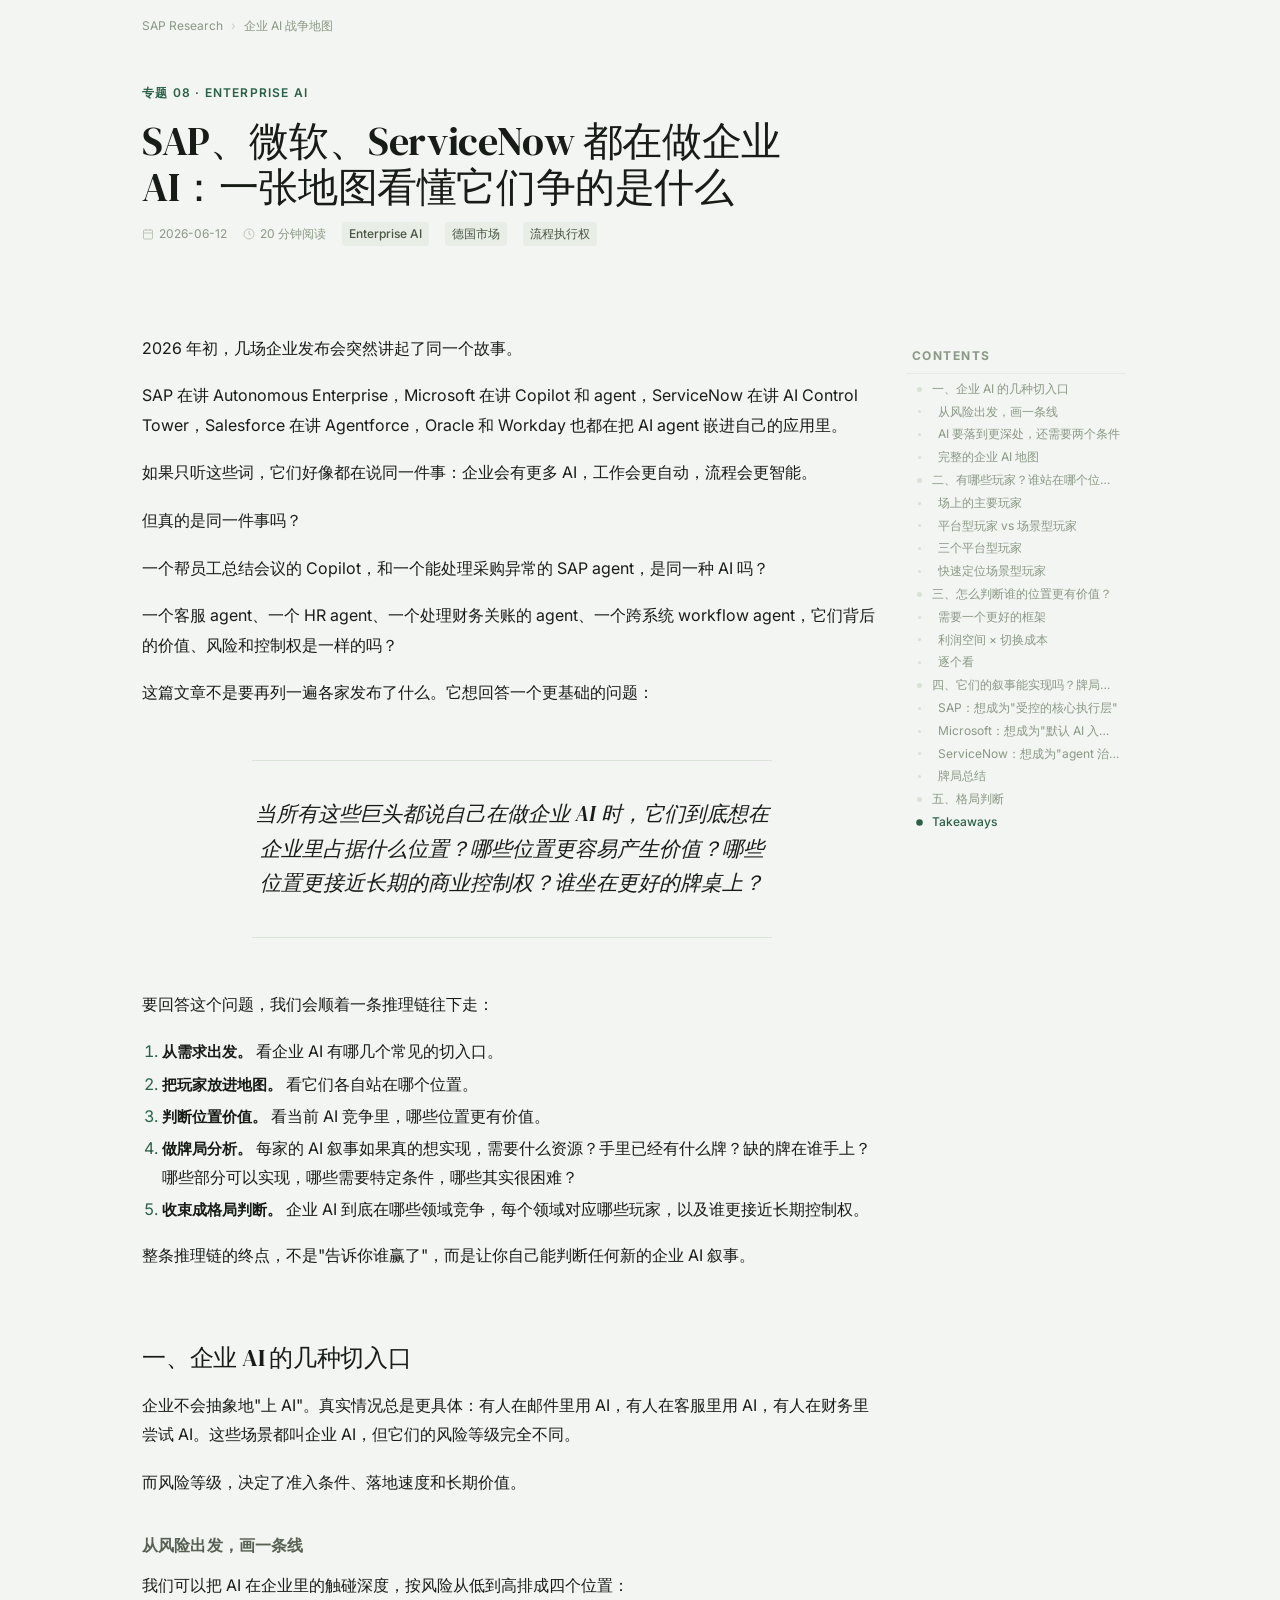
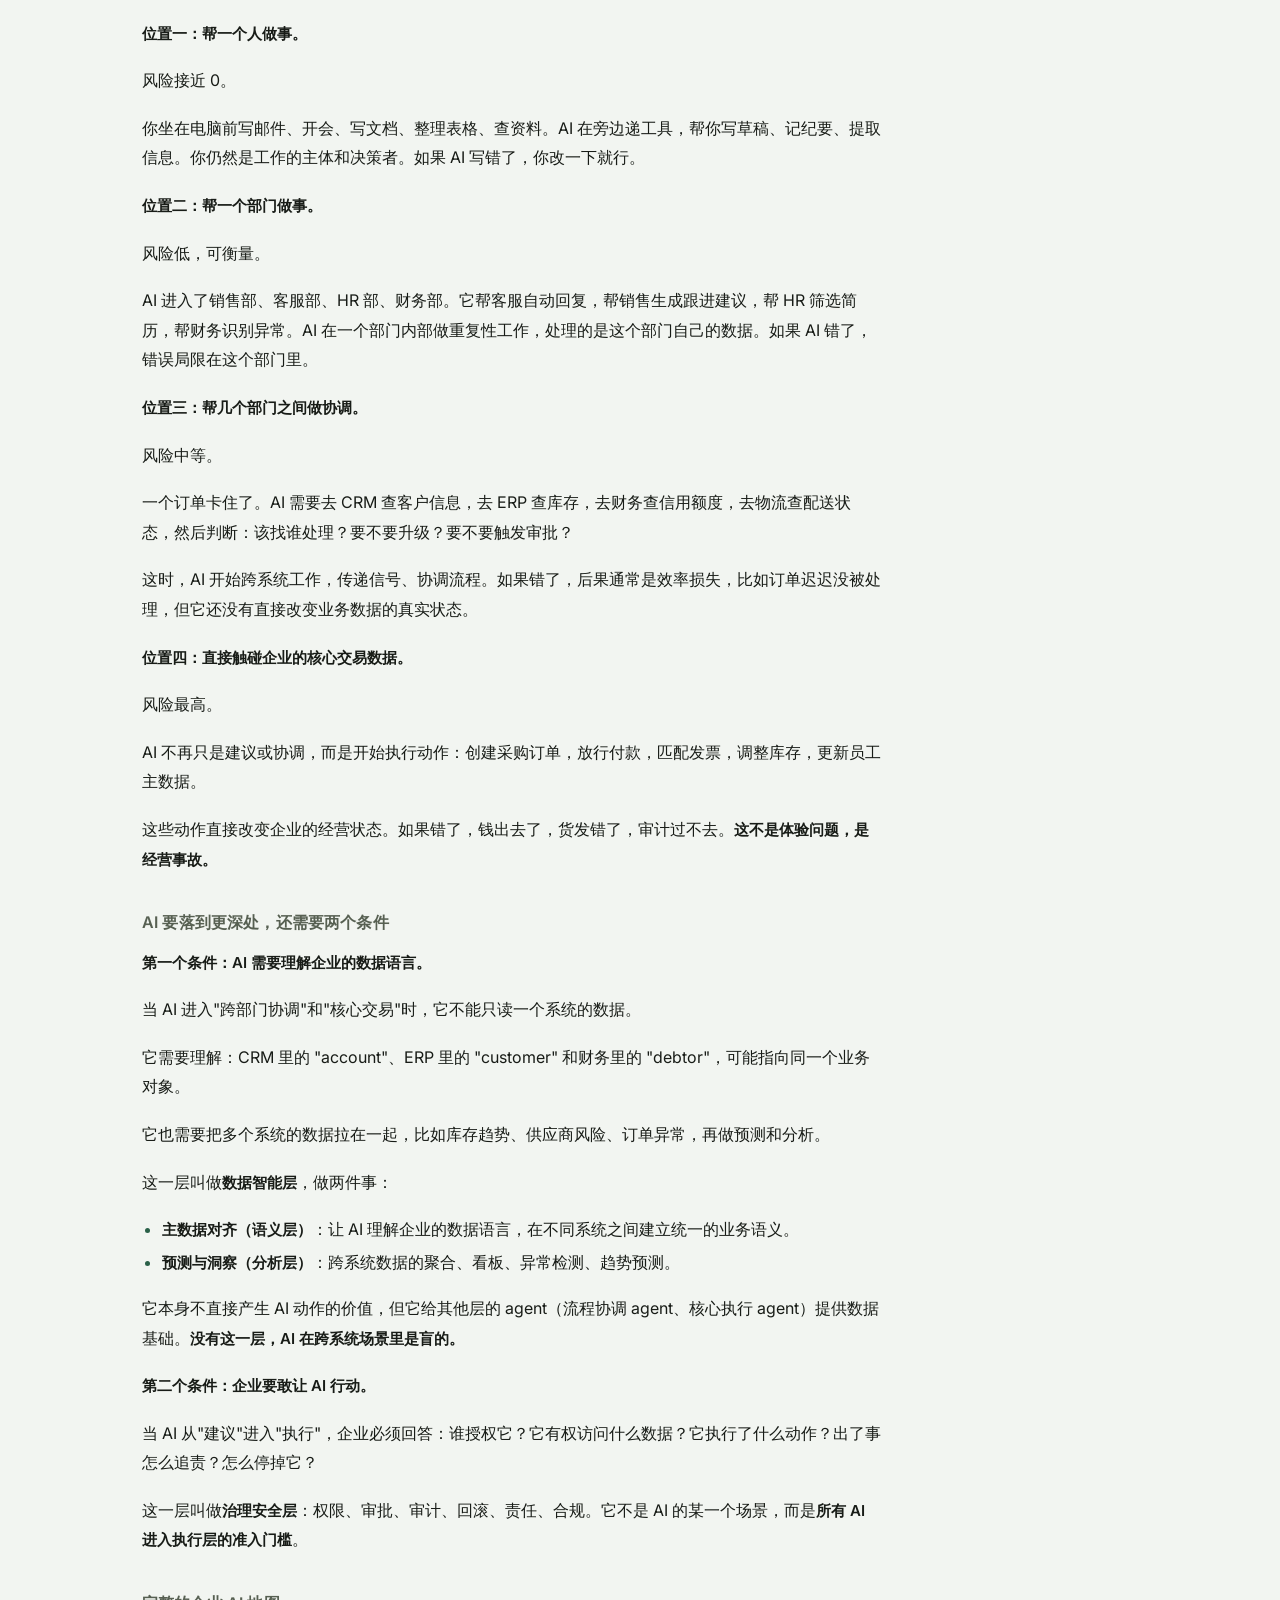
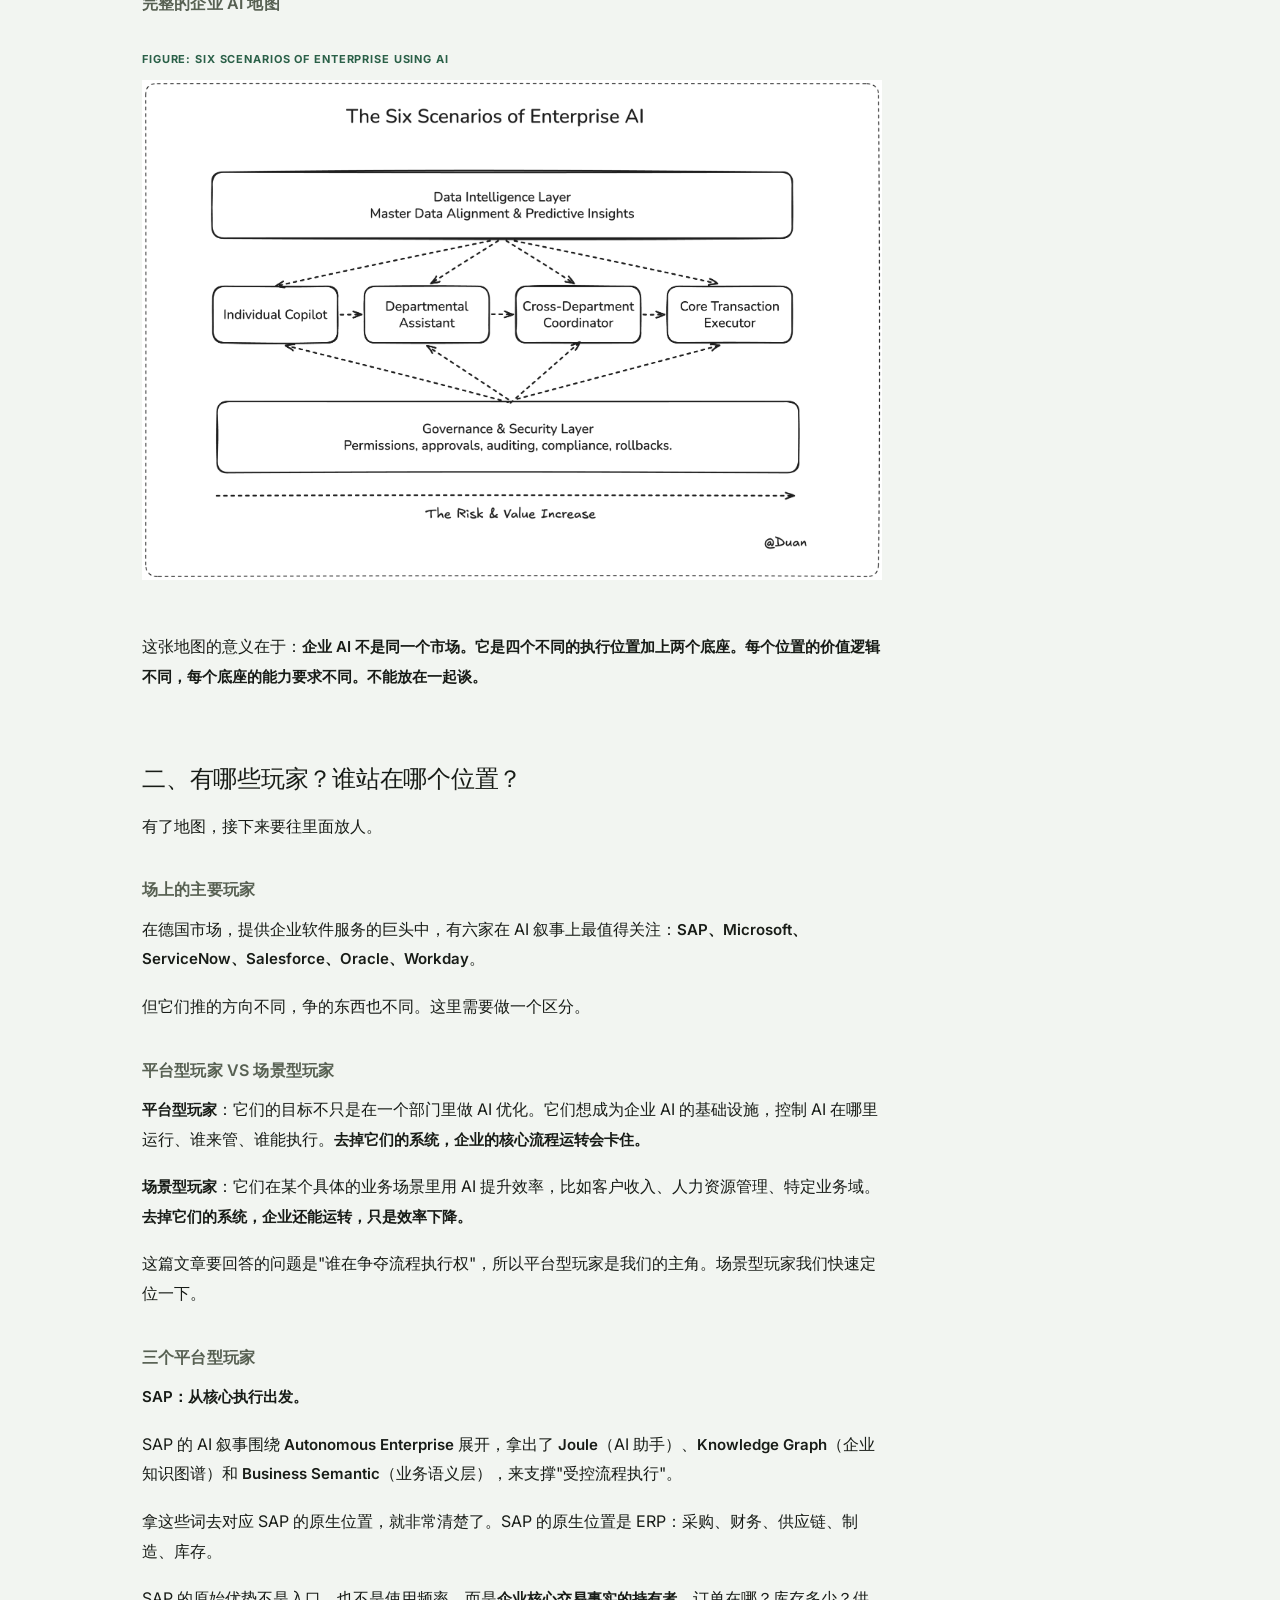
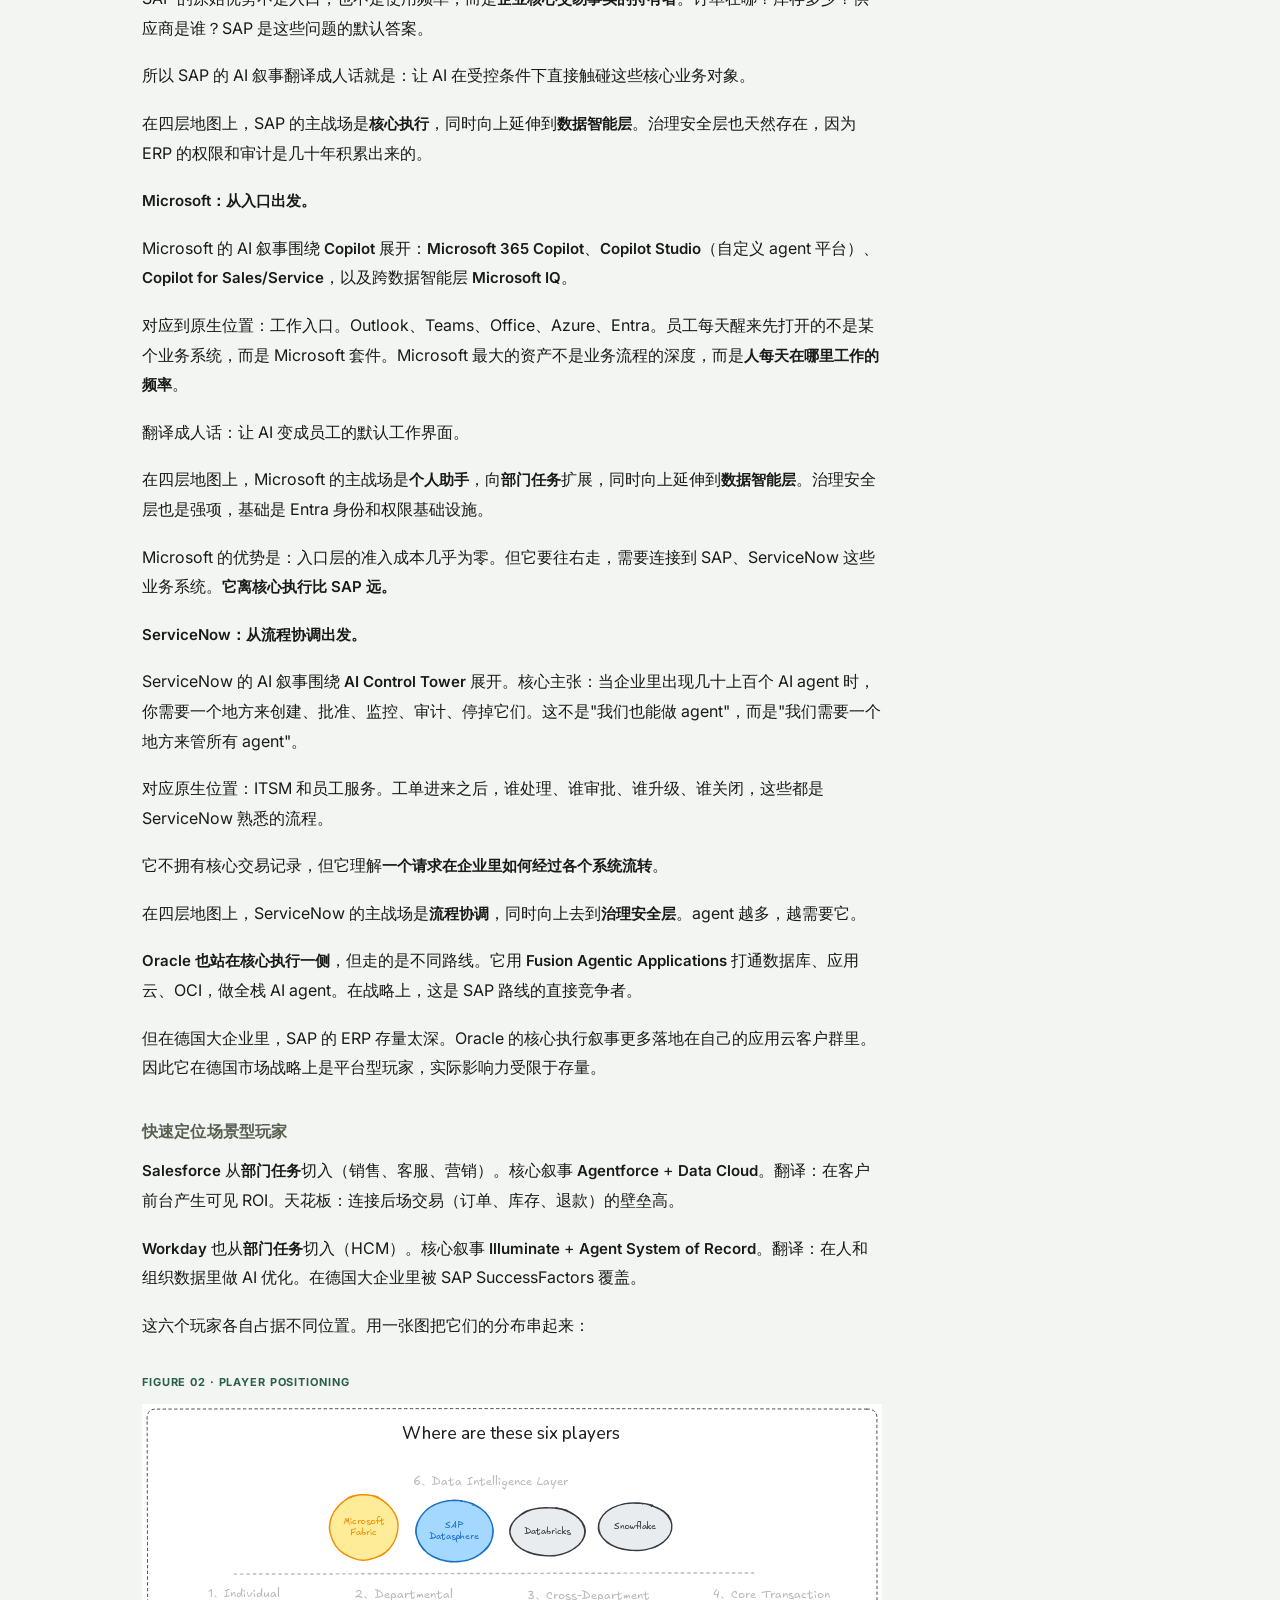
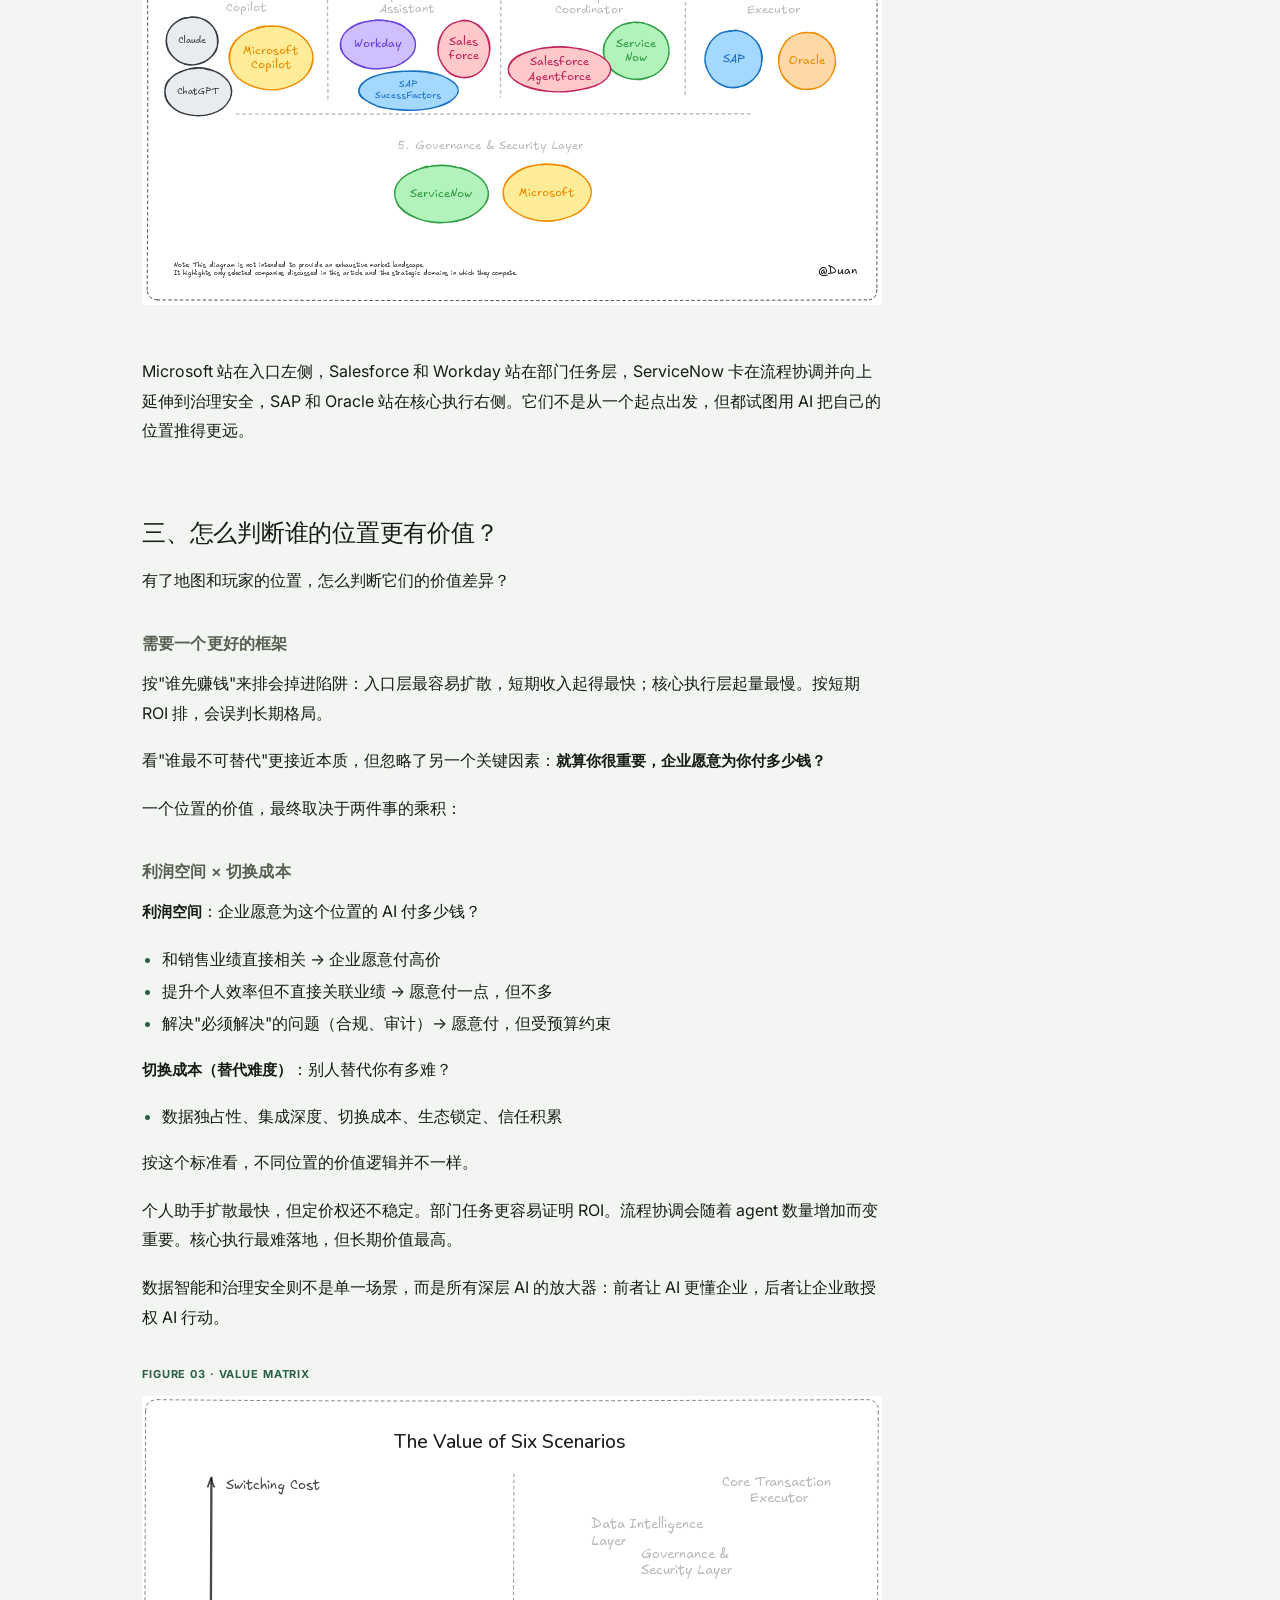
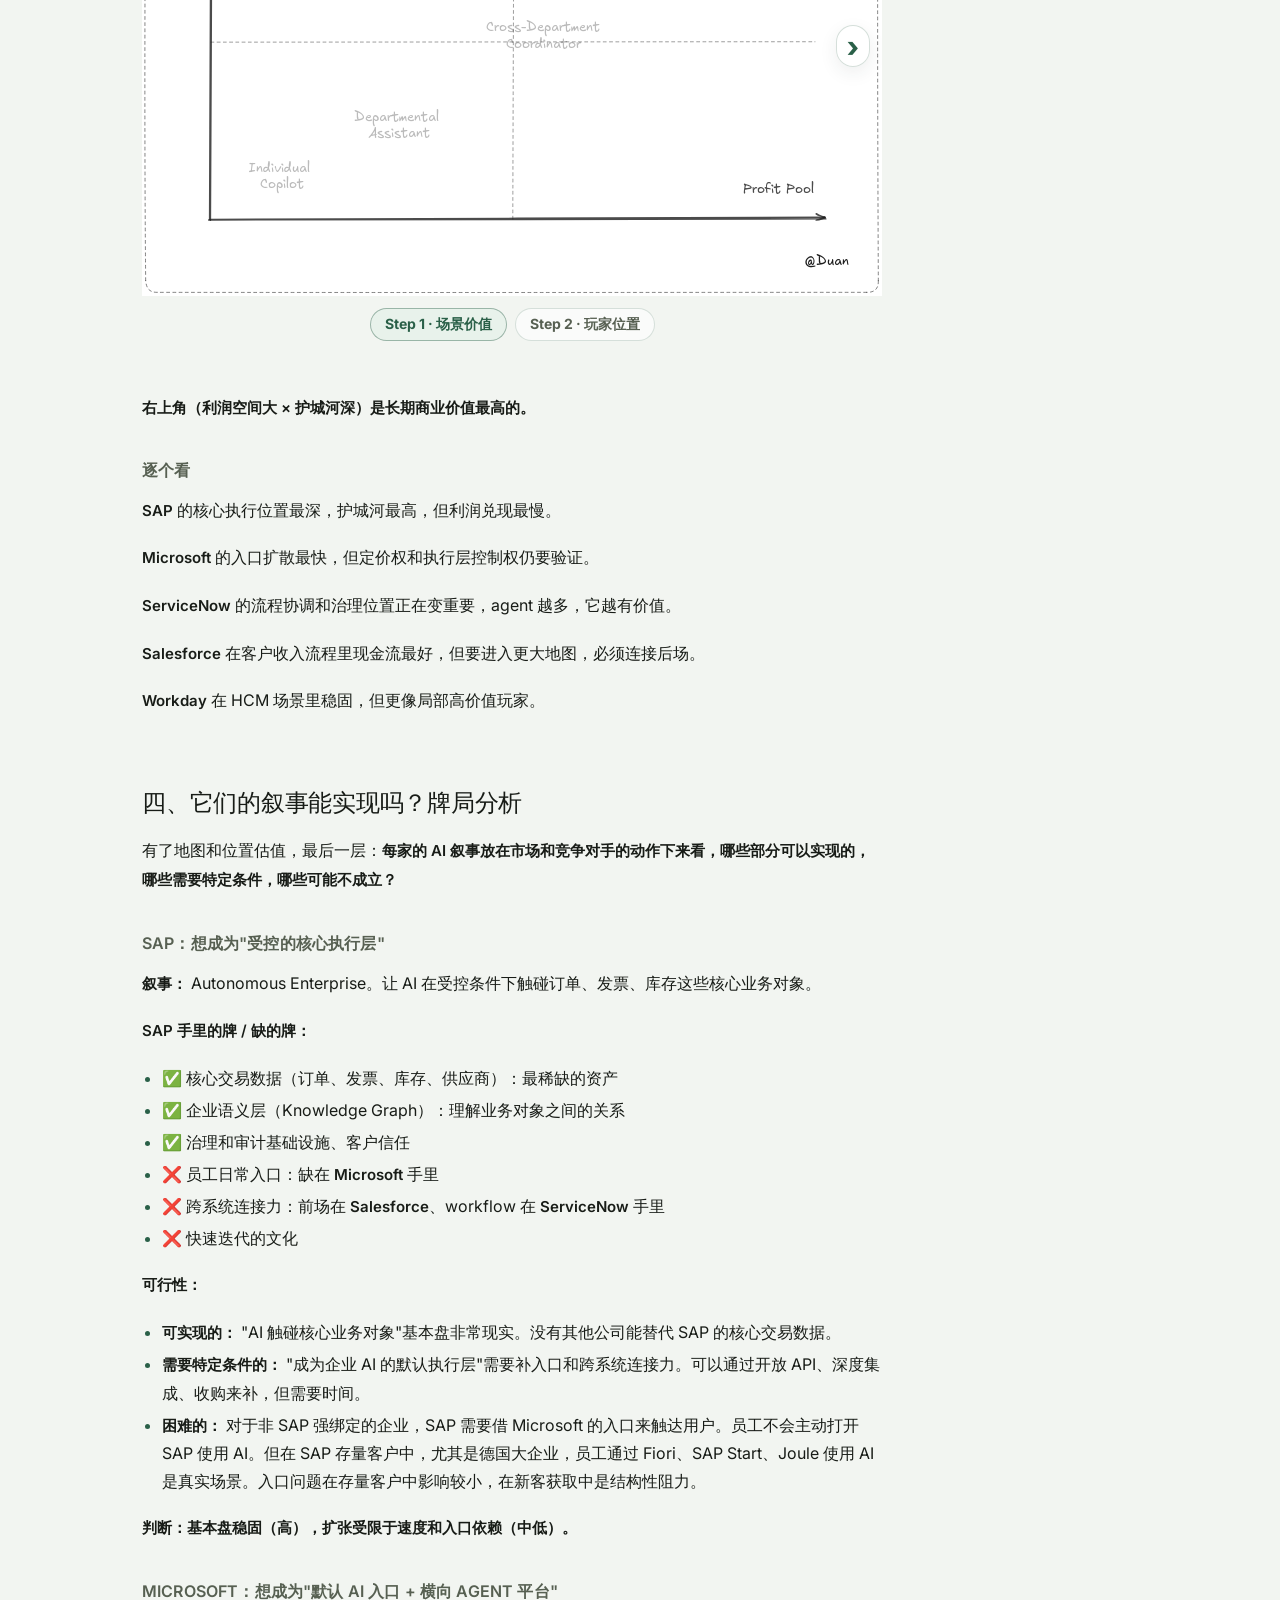
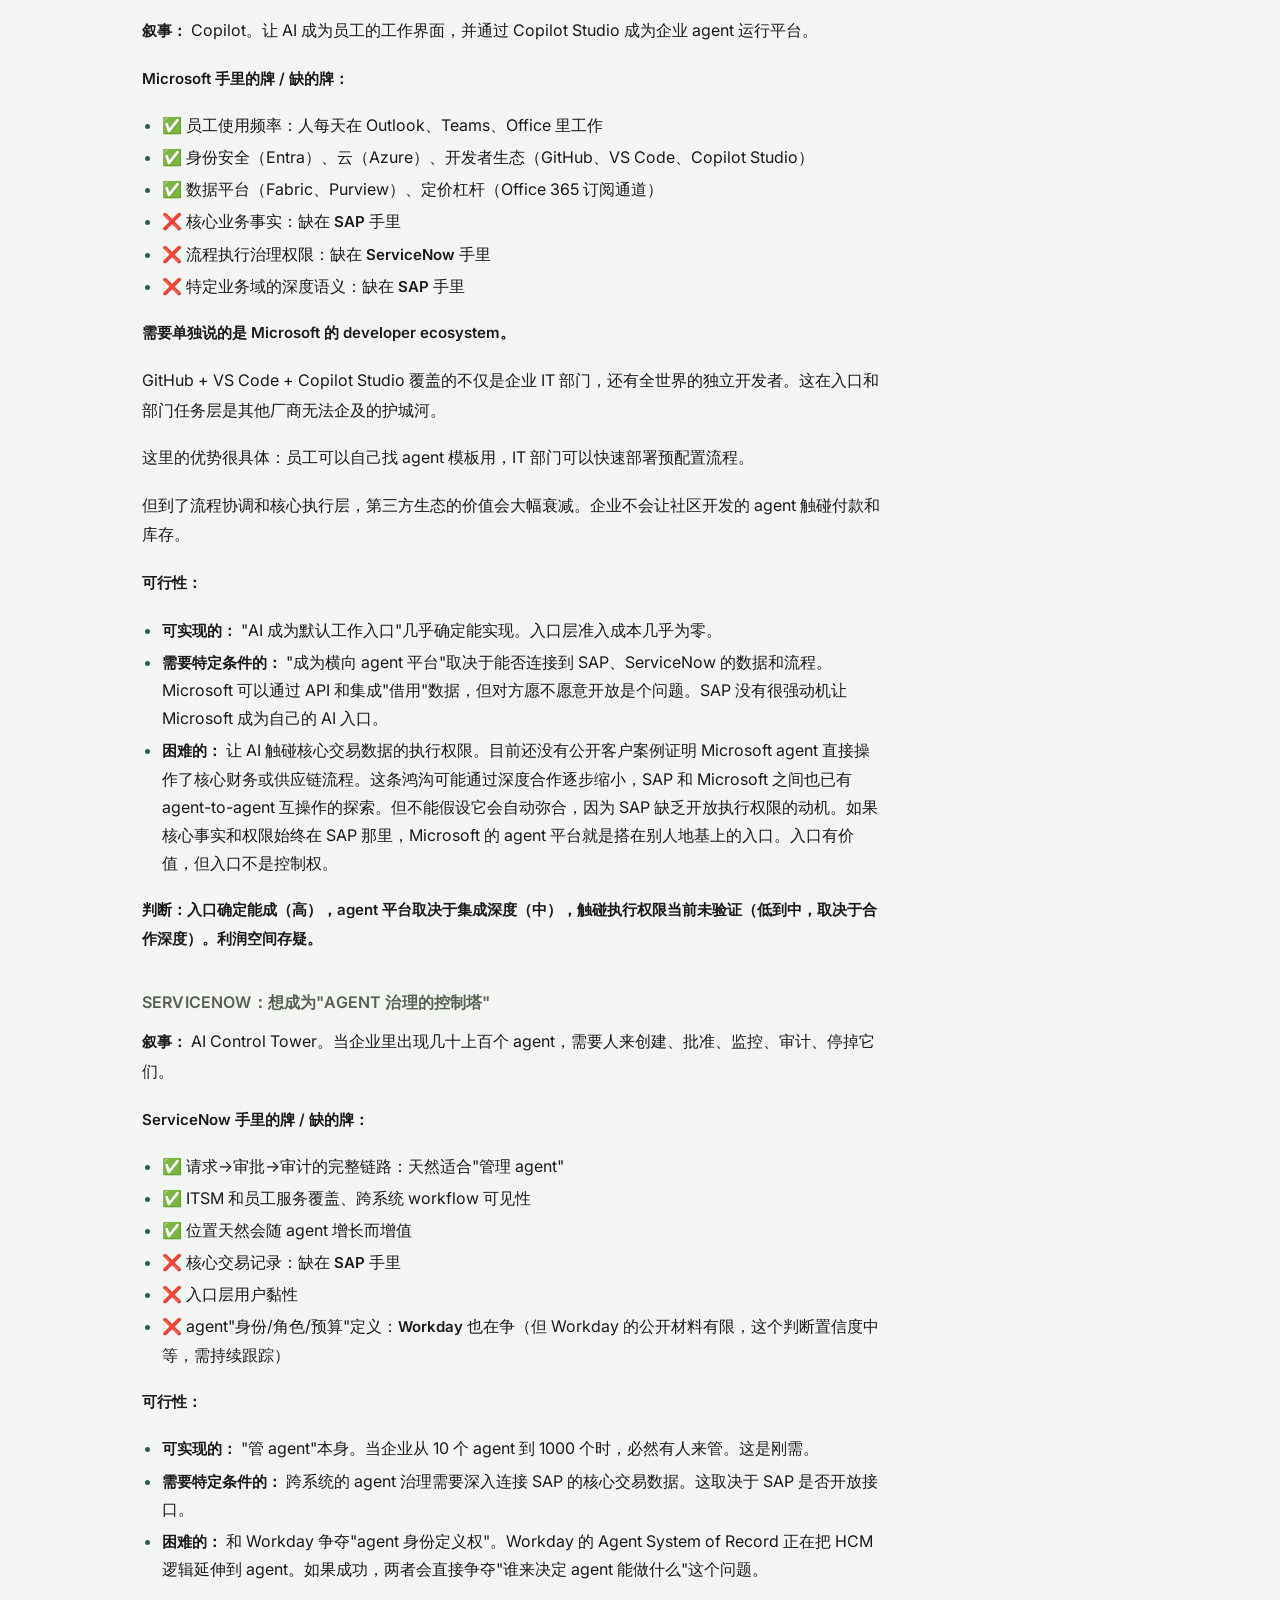
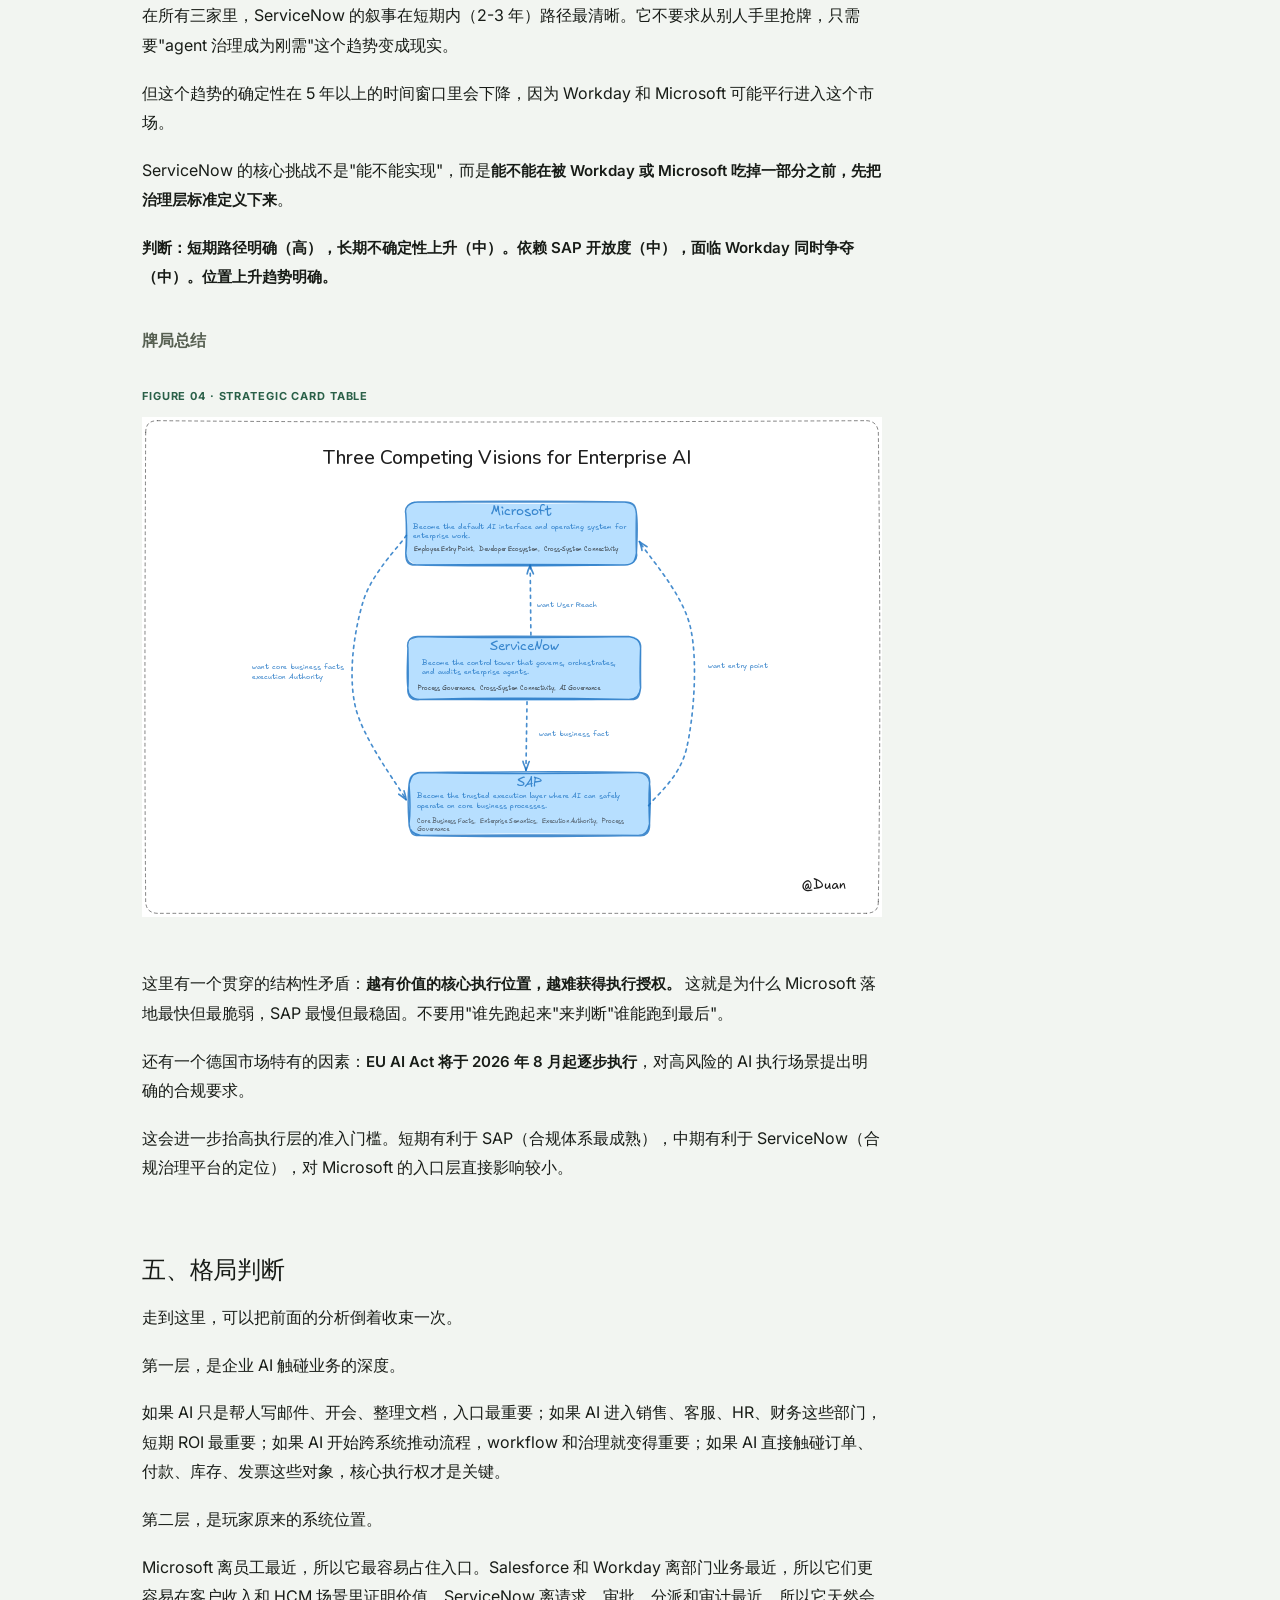
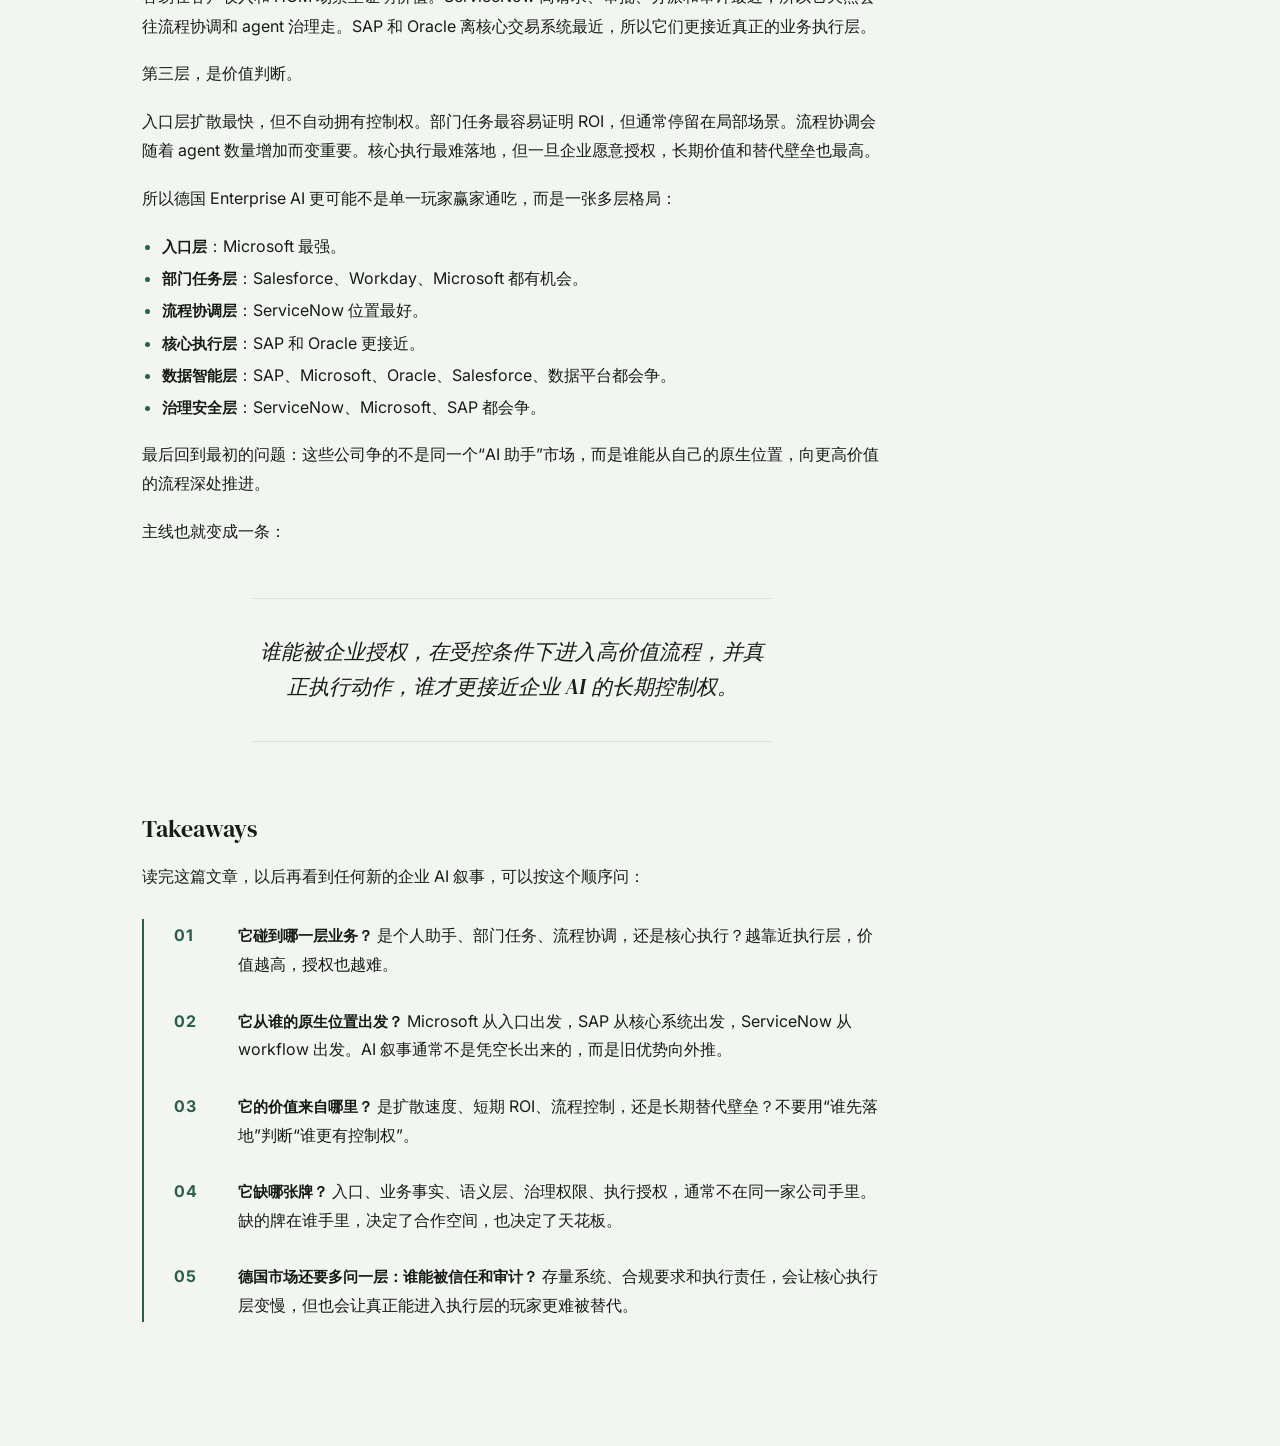
<file: topics/enterprise-ai-war-map-germany.html>
<!DOCTYPE html>
<html lang="zh-CN">
<head>
  <meta charset="UTF-8">
  <meta name="viewport" content="width=device-width, initial-scale=1.0">
  <title>SAP、微软、ServiceNow 都在做企业 AI：一张地图看懂它们争的是什么 · SAP Research</title>
  <link rel="stylesheet" href="../assets/style.css">
  <style>
    .conclusion-list {
      border-left: 2px solid var(--accent);
      margin: 28px 0 44px;
      padding: 2px 0 2px 30px;
      display: flex;
      flex-direction: column;
      gap: 28px;
    }
    .conclusion-item {
      display: grid;
      grid-template-columns: 42px minmax(0, 1fr);
      gap: 22px;
      align-items: start;
    }
    .conclusion-code {
      color: var(--accent);
      font-family: var(--font-sans);
      font-size: 16px;
      font-weight: 700;
      letter-spacing: .04em;
      line-height: 1.75;
    }
    .conclusion-text {
      color: var(--text-1);
      font-size: var(--fs-body);
      line-height: 1.78;
    }
    .conclusion-text strong {
      font-weight: 700;
      color: var(--text-1);
    }
    .article-section-divider {
      width: 64px;
      height: 1px;
      margin: 100px auto;
      background: linear-gradient(
        90deg,
        color-mix(in srgb, var(--accent) 0%, transparent),
        color-mix(in srgb, var(--accent) 80%, transparent) 50%,
        color-mix(in srgb, var(--accent) 0%, transparent)
      );
    }
    .article-code-figure {
      width: min(980px, 100%);
      max-width: 100%;
      min-width: 0;
      margin: 34px 0 48px;
      padding: 18px;
      border: 1px solid var(--border);
      border-radius: var(--radius);
      background: rgba(255,255,255,.54);
      overflow: hidden;
    }
    .article-code-figure pre {
      display: block;
      max-width: 100%;
      margin: 0;
      overflow-x: auto;
      color: var(--text-1);
      font-size: 14px;
      line-height: 1.65;
      font-family: ui-monospace, SFMono-Regular, Menlo, Monaco, Consolas, monospace;
      white-space: pre;
    }
    .article-code-figure code {
      display: block;
      width: max-content;
      min-width: 100%;
    }
    .article-code-label {
      margin-bottom: 10px;
      color: var(--accent);
      font-size: var(--fs-annotation);
      font-weight: 700;
      letter-spacing: .08em;
      text-transform: uppercase;
    }
    .article-image-figure {
      width: min(980px, 100%);
      margin: 34px 0 52px;
      padding: 0;
      border: 0;
      border-radius: 0;
      background: transparent;
    }
    .article-image-figure figcaption {
      margin: 0 0 12px;
      color: var(--accent);
      font-size: 11px;
      font-weight: 700;
      letter-spacing: .08em;
      text-transform: uppercase;
    }
    .article-image-figure img {
      width: 100%;
      height: auto;
      border-radius: 0;
      display: block;
    }
    .value-matrix-tabs {
      width: 100%;
    }
    .value-matrix-tabs input {
      position: absolute;
      inline-size: 1px;
      block-size: 1px;
      opacity: 0;
      pointer-events: none;
    }
    .value-matrix-stage {
      position: relative;
      width: 100%;
      overflow: hidden;
    }
    .value-matrix-track {
      display: flex;
      width: 200%;
      transition: transform .28s ease;
    }
    .value-matrix-slide {
      flex: 0 0 50%;
      min-width: 0;
    }
    .article-image-figure .value-matrix-slide img {
      display: block;
      width: 100%;
      height: auto;
    }
    #value-matrix-players:checked ~ .value-matrix-stage .value-matrix-track {
      transform: translateX(-50%);
    }
    .value-matrix-nav {
      position: absolute;
      top: 50%;
      z-index: 2;
      display: none;
      align-items: center;
      justify-content: center;
      inline-size: 34px;
      block-size: 42px;
      border: 1px solid rgba(45, 95, 73, .2);
      border-radius: 999px;
      color: var(--accent);
      background: rgba(255, 255, 255, .82);
      box-shadow: 0 6px 18px rgba(34, 55, 45, .08);
      font-size: 30px;
      font-weight: 700;
      line-height: 1;
      transform: translateY(-50%);
      cursor: pointer;
      user-select: none;
    }
    .value-nav-prev {
      left: 12px;
    }
    .value-nav-next {
      right: 12px;
    }
    #value-matrix-scenarios:checked ~ .value-matrix-stage .value-nav-next,
    #value-matrix-players:checked ~ .value-matrix-stage .value-nav-prev {
      display: flex;
    }
    .value-matrix-tabbar {
      display: flex;
      justify-content: center;
      gap: 8px;
      margin-top: 12px;
    }
    .value-matrix-tabbar label {
      min-width: 132px;
      padding: 7px 14px;
      border: 1px solid rgba(45, 95, 73, .18);
      border-radius: 999px;
      color: var(--text-2);
      background: rgba(255, 255, 255, .62);
      font-size: var(--fs-ui);
      font-weight: 700;
      line-height: 1.2;
      text-align: center;
      cursor: pointer;
      transition: background .18s ease, border-color .18s ease, color .18s ease;
    }
    #value-matrix-scenarios:checked ~ .value-matrix-tabbar label[for="value-matrix-scenarios"],
    #value-matrix-players:checked ~ .value-matrix-tabbar label[for="value-matrix-players"] {
      border-color: rgba(45, 95, 73, .42);
      color: var(--accent);
      background: rgba(231, 241, 235, .86);
    }
    .logic-figure {
      width: min(980px, 100%);
      margin: 34px 0 52px;
      padding: 16px;
      border: 1px solid var(--border);
      border-radius: var(--radius);
      background:
        radial-gradient(circle at 50% 28%, rgba(255,255,255,.82), transparent 42%),
        linear-gradient(135deg, rgba(255,255,255,.68), rgba(232,238,231,.42));
    }
    .logic-label {
      margin-bottom: 8px;
      color: var(--accent);
      font-size: 11px;
      font-weight: 700;
      letter-spacing: .1em;
      text-transform: uppercase;
    }
    .logic-figure figcaption {
      margin: 0 0 14px;
      color: var(--text-2);
      font-size: var(--fs-ui);
      line-height: 1.6;
    }
    .logic-canvas {
      position: relative;
      height: 640px;
      border-radius: var(--radius);
      background: transparent;
      overflow: hidden;
    }
    .logic-image-title {
      position: absolute;
      top: 18px;
      left: 0;
      right: 0;
      z-index: 3;
      color: var(--accent);
      font-size: 19px;
      font-weight: 700;
      letter-spacing: .02em;
      text-align: center;
    }
    .logic-lines {
      position: absolute;
      inset: 0;
      width: 100%;
      height: 100%;
      z-index: 1;
      pointer-events: none;
    }
    .logic-line {
      fill: none;
      stroke: currentColor;
      stroke-width: 2;
      stroke-linecap: round;
      stroke-linejoin: round;
      opacity: .7;
    }
    .logic-line.dashed {
      stroke-dasharray: 8 8;
    }
    .logic-line.faint {
      opacity: .24;
      stroke-width: 1.7;
    }
    .logic-line.green { color: #2A6048; }
    .logic-line.blue { color: #537791; }
    .logic-line.brown { color: #8E735B; }
    .logic-line.red { color: #A76F63; }
    .logic-line.support { color: rgba(24,28,23,.50); stroke-width: 1.45; }
    .logic-line.progression { color: rgba(24,28,23,.58); stroke-width: 1.5; }
    .logic-line.feedback { color: rgba(24,28,23,.48); stroke-width: 1.4; }
    .logic-line.risk { color: rgba(24,28,23,.62); stroke-width: 1.55; }
    .logic-node {
      position: absolute;
      left: var(--x);
      top: var(--y);
      z-index: 2;
      width: var(--w);
      min-height: var(--h);
      padding: 12px 14px;
      border: 1px solid rgba(24,28,23,.16);
      border-radius: 10px;
      background: rgba(255,255,255,.74);
      box-shadow: none;
      color: var(--text-1);
    }
    .logic-node::before {
      content: none;
    }
    .logic-node strong,
    .logic-node span,
    .logic-node small,
    .logic-node em {
      display: block;
    }
    .logic-node strong {
      color: var(--text-1);
      font-size: 17px;
      line-height: 1.2;
      font-weight: 700;
    }
    .logic-stage strong {
      font-size: 16px;
    }
    .logic-node span {
      margin-top: 6px;
      color: var(--text-2);
      font-size: 12px;
      line-height: 1.35;
    }
    .logic-node small {
      margin-top: 3px;
      color: var(--text-2);
      font-size: 11px;
      line-height: 1.35;
    }
    .logic-node em {
      position: absolute;
      right: 12px;
      top: 12px;
      color: currentColor;
      font-size: 12px;
      font-style: normal;
      font-weight: 700;
    }
    .logic-kicker {
      color: var(--text-3);
      font-size: 10px;
      font-weight: 700;
      letter-spacing: .09em;
      line-height: 1.2;
      text-transform: uppercase;
    }
    .logic-low {
      color: #5B55A6;
      background: rgba(255,255,255,.76);
      border-color: rgba(91,85,166,.42);
    }
    .logic-mid,
    .logic-data {
      color: #537791;
      background: rgba(255,255,255,.76);
      border-color: rgba(83,119,145,.42);
    }
    .logic-high {
      color: #8E4D3B;
      background: rgba(255,255,255,.76);
      border-color: rgba(142,77,59,.40);
    }
    .logic-core,
    .logic-governance {
      color: #8E4D3B;
      background: rgba(255,255,255,.76);
      border-color: rgba(142,77,59,.40);
    }
    .logic-axis-label {
      position: absolute;
      left: 0;
      right: 0;
      top: 210px;
      z-index: 2;
      color: var(--text-2);
      font-size: 13px;
      font-weight: 650;
      text-align: center;
    }
    .risk-low {
      color: #5B55A6;
      background: rgba(247,246,255,.72);
      border-color: rgba(91,85,166,.42);
    }
    .risk-high {
      color: #8E4D3B;
      background: rgba(255,246,241,.72);
      border-color: rgba(142,77,59,.40);
    }
    .logic-governance {
      color: rgba(24,28,23,.58);
      background: rgba(255,255,255,.76);
      border-color: rgba(24,28,23,.32);
    }
    .logic-legend {
      position: absolute;
      left: 120px;
      right: 120px;
      bottom: 26px;
      z-index: 2;
      display: flex;
      align-items: center;
      justify-content: center;
      gap: 26px;
      color: var(--text-2);
      font-size: 12px;
      font-weight: 650;
    }
    .logic-legend span {
      display: inline-flex;
      align-items: center;
      gap: 8px;
      white-space: nowrap;
    }
    .legend-line {
      display: inline-block;
      width: 28px;
      height: 0;
      border-top: 1.5px solid rgba(24,28,23,.56);
    }
    .legend-line.dashed {
      border-top-style: dashed;
    }
    .legend-swatch {
      width: 12px;
      height: 12px;
      border-radius: 3px;
      display: inline-block;
    }
    .legend-swatch.low {
      background: rgba(247,246,255,.9);
      border: 1px solid rgba(91,85,166,.30);
    }
    .legend-swatch.high {
      background: rgba(255,246,241,.9);
      border: 1px solid rgba(142,77,59,.28);
    }
    .logic-risk-axis-label {
      position: absolute;
      left: 0;
      right: 0;
      bottom: 32px;
      z-index: 2;
      color: var(--text-2);
      font-size: 13px;
      font-weight: 650;
      text-align: center;
    }
    .sketch-figure {
      width: min(980px, 100%);
      margin: 34px 0 52px;
      padding: 16px;
      border: 1px solid var(--border);
      border-radius: var(--radius);
      background: rgba(255,255,255,.48);
    }
    .sketch-label {
      margin-bottom: 8px;
      color: var(--accent);
      font-size: 11px;
      font-weight: 700;
      letter-spacing: .1em;
      text-transform: uppercase;
    }
    .sketch-figure figcaption {
      margin: 0 0 14px;
      color: var(--text-2);
      font-size: var(--fs-ui);
      line-height: 1.6;
    }
    .sketch-canvas {
      display: block;
      width: 100%;
      height: auto;
      border: 1px solid var(--border-light);
      border-radius: var(--radius);
      background:
        radial-gradient(circle at 50% 28%, rgba(255,255,255,.82), transparent 42%),
        linear-gradient(135deg, rgba(255,255,255,.68), rgba(232,238,231,.42));
      overflow: visible;
    }
    .sketch-bg {
      fill: rgba(255,255,255,.18);
      stroke: rgba(42,96,72,.12);
      stroke-width: 1.3;
    }
    .sketch-node rect {
      stroke-width: 1.7;
      fill: rgba(255,255,255,.72);
    }
    .sketch-node.green rect { stroke: #2A6048; fill: rgba(42,96,72,.12); }
    .sketch-node.blue rect { stroke: #537791; fill: rgba(83,119,145,.14); }
    .sketch-node.brown rect { stroke: #8E735B; fill: rgba(142,115,91,.16); }
    .sketch-node.red rect { stroke: #A76F63; fill: rgba(167,111,99,.14); }
    .sketch-node.olive rect { stroke: #628458; fill: rgba(98,132,88,.14); }
    .sketch-rough {
      fill: none;
      stroke: currentColor;
      stroke-width: 3;
      stroke-linecap: round;
      opacity: .85;
    }
    .sketch-node.green { color: #2A6048; }
    .sketch-node.blue { color: #537791; }
    .sketch-node.brown { color: #8E735B; }
    .sketch-node.red { color: #A76F63; }
    .sketch-node.olive { color: #628458; }
    .sketch-title {
      fill: var(--text-1);
      font-family: var(--font-sans);
      font-size: 20px;
      font-weight: 700;
      letter-spacing: 0;
    }
    .sketch-title.big {
      font-size: 22px;
    }
    .sketch-text {
      fill: var(--text-2);
      font-family: var(--font-sans);
      font-size: 15px;
      line-height: 1.45;
    }
    .sketch-note,
    .sketch-band {
      fill: var(--text-2);
      font-family: var(--font-sans);
      font-size: 15px;
      font-weight: 650;
    }
    .sketch-band {
      fill: var(--accent);
      letter-spacing: .02em;
    }
    .sketch-arrow,
    .sketch-band-line,
    .sketch-axis {
      fill: none;
      stroke: currentColor;
      stroke-width: 2.4;
      stroke-linecap: round;
      stroke-linejoin: round;
      opacity: .72;
    }
    .sketch-arrow.dashed,
    .sketch-band-line {
      stroke-dasharray: 8 8;
    }
    .sketch-arrow.green,
    .sketch-band-line.green { color: #2A6048; }
    .sketch-arrow.blue,
    .sketch-band-line.blue { color: #537791; }
    .sketch-arrow.brown,
    .sketch-band-line.brown { color: #8E735B; }
    .sketch-arrow.red,
    .sketch-band-line.red { color: #A76F63; }
    .sketch-grid {
      fill: none;
      stroke: rgba(42,96,72,.14);
      stroke-width: 1;
    }
    .sketch-axis {
      color: rgba(24,28,23,.58);
      stroke-width: 2;
    }
    .sketch-emphasis {
      fill: rgba(142,115,91,.05);
      stroke: rgba(142,115,91,.36);
      stroke-width: 2;
      stroke-dasharray: 10 8;
    }
    .ai-figure {
      --ai-bg: var(--bg);
      --ai-green: #2A6048;
      --ai-bluegrey: #537791;
      --ai-brown: #8E735B;
      --ai-olive: #628458;
      --ai-red: #A76F63;
      --ai-ink: var(--text-1);
      --ai-muted: var(--text-2);
      --ai-soft: var(--text-3);
      --ai-line: var(--border);
      width: min(980px, 100%);
      margin: 34px 0 52px;
      padding: 22px;
      border: 1px solid var(--border);
      border-radius: var(--radius);
      background:
        radial-gradient(circle at 50% 28%, rgba(255,255,255,.78), transparent 42%),
        linear-gradient(135deg, rgba(255,255,255,.64), rgba(232,238,231,.46));
      color: var(--ai-ink);
      overflow: hidden;
    }
    .ai-figure-meta {
      margin-bottom: 8px;
      color: var(--accent);
      font-size: 11px;
      font-weight: 700;
      letter-spacing: .1em;
      text-transform: uppercase;
    }
    .ai-figure figcaption {
      margin: 0 0 20px;
      color: var(--ai-muted);
      font-size: 14px;
      line-height: 1.55;
    }
    .ai-layer {
      padding: 18px 20px;
      border: 1px solid var(--border);
      border-radius: var(--radius);
      background: rgba(255,255,255,.52);
    }
    .ai-layer.compact {
      padding: 14px 16px;
    }
    .ai-layer-data {
      border-color: color-mix(in srgb, var(--ai-bluegrey) 36%, var(--border));
      background: rgba(83,119,145,.11);
    }
    .ai-layer-governance {
      border-color: color-mix(in srgb, var(--ai-red) 38%, var(--border));
      background: rgba(167,111,99,.11);
    }
    .ai-layer-kicker {
      margin-bottom: 4px;
      color: var(--ai-muted);
      font-size: 11px;
      font-weight: 700;
      letter-spacing: .08em;
      text-transform: uppercase;
    }
    .ai-layer-title {
      color: var(--ai-ink);
      font-size: 18px;
      font-weight: 700;
      line-height: 1.25;
    }
    .ai-layer-body {
      margin-top: 5px;
      color: var(--ai-muted);
      font-size: 13px;
      line-height: 1.55;
    }
    .ai-stage-track {
      position: relative;
      display: grid;
      grid-template-columns: repeat(4, minmax(0, 1fr));
      gap: 14px;
      margin: 22px 0;
    }
    .ai-stage-track::before,
    .final-flow::before {
      content: "";
      position: absolute;
      left: 10%;
      right: 10%;
      top: 50%;
      height: 2px;
      background: linear-gradient(90deg, var(--ai-green), var(--ai-bluegrey), var(--ai-brown), var(--ai-red));
      transform: translateY(-50%);
      z-index: 0;
    }
    .ai-stage {
      position: relative;
      z-index: 1;
      min-height: 154px;
      padding: 16px;
      border: 1px solid rgba(24,28,23,.16);
      border-radius: var(--radius);
      background: rgba(255,255,255,.56);
      box-shadow: var(--shadow-sm);
    }
    .ai-stage-label {
      width: 32px;
      height: 32px;
      display: grid;
      place-items: center;
      border-radius: 50%;
      background: color-mix(in srgb, var(--stage-color, var(--accent)) 14%, white);
      color: var(--stage-color, var(--accent));
      font-size: 12px;
      font-weight: 700;
    }
    .ai-stage-title {
      margin-top: 16px;
      font-size: 17px;
      font-weight: 700;
      line-height: 1.25;
    }
    .ai-stage-body {
      margin-top: 8px;
      color: var(--ai-muted);
      font-size: 13px;
      line-height: 1.5;
    }
    .risk-low { --stage-color: var(--ai-green); }
    .risk-mid { --stage-color: var(--ai-bluegrey); }
    .risk-high { --stage-color: var(--ai-brown); }
    .risk-critical { --stage-color: var(--ai-red); }
    .ai-player-grid {
      display: grid;
      grid-template-columns: repeat(6, minmax(0, 1fr));
      gap: 12px;
      margin: 18px 0;
    }
    .ai-player {
      position: relative;
      padding: 16px;
      border: 1px solid rgba(24,28,23,.16);
      border-radius: var(--radius);
      background: rgba(255,255,255,.56);
      box-shadow: var(--shadow-sm);
      min-height: 150px;
    }
    .ai-player::before {
      content: "";
      display: block;
      width: 30px;
      height: 4px;
      margin-bottom: 14px;
      border-radius: 999px;
      background: var(--player-color, var(--accent));
    }
    .ai-player-name {
      font-size: 16px;
      font-weight: 700;
      line-height: 1.25;
      word-break: break-word;
    }
    .ai-player-role {
      margin-top: 5px;
      color: var(--player-color, var(--accent));
      font-size: 12px;
      font-weight: 700;
      line-height: 1.35;
    }
    .ai-player-body {
      margin-top: 9px;
      color: var(--ai-muted);
      font-size: 12px;
      line-height: 1.5;
    }
    .microsoft { --player-color: var(--ai-bluegrey); }
    .servicenow { --player-color: var(--ai-green); }
    .sap { --player-color: var(--ai-brown); }
    .salesforce { --player-color: #2A7A70; }
    .workday { --player-color: var(--ai-olive); }
    .oracle { --player-color: var(--ai-red); }
    .matrix {
      position: relative;
      padding: 38px 18px 18px 52px;
    }
    .matrix-grid {
      position: relative;
      min-height: 520px;
      border-left: 1px solid rgba(24,28,23,.32);
      border-bottom: 1px solid rgba(24,28,23,.32);
      background:
        linear-gradient(90deg, rgba(42,96,72,.10) 1px, transparent 1px),
        linear-gradient(180deg, rgba(42,96,72,.10) 1px, transparent 1px),
        rgba(255,255,255,.34);
      background-size: 25% 100%, 100% 25%, auto;
    }
    .matrix-axis {
      position: absolute;
      color: var(--ai-muted);
      font-size: 12px;
      font-weight: 700;
      letter-spacing: .02em;
    }
    .matrix-axis-x {
      right: 18px;
      top: 8px;
    }
    .matrix-axis-y {
      left: -42px;
      top: 250px;
      transform: rotate(-90deg);
      transform-origin: left top;
    }
    .matrix-card {
      position: absolute;
      left: var(--x);
      top: var(--y);
      width: min(178px, 28%);
      padding: 13px;
      border: 1px solid rgba(24,28,23,.16);
      border-top: 4px solid var(--player-color, var(--accent));
      border-radius: var(--radius);
      background: rgba(255,255,255,.72);
      transform: translate(-50%, -50%);
      box-shadow: var(--shadow-sm);
    }
    .matrix-card.highlight {
      border-color: color-mix(in srgb, var(--ai-brown) 45%, var(--border));
      box-shadow: var(--shadow-md);
    }
    .matrix-card strong,
    .matrix-card span,
    .matrix-card em {
      display: block;
    }
    .matrix-card strong {
      font-size: 15px;
      line-height: 1.25;
    }
    .matrix-card span {
      margin-top: 3px;
      color: var(--player-color, var(--accent));
      font-size: 12px;
      font-weight: 700;
      line-height: 1.35;
    }
    .matrix-card em {
      margin-top: 7px;
      color: var(--ai-muted);
      font-size: 12px;
      font-style: normal;
      line-height: 1.45;
    }
    .matrix-corner {
      margin-top: 12px;
      color: var(--accent);
      font-size: 13px;
      font-weight: 700;
      text-align: right;
    }
    .card-table {
      overflow-x: auto;
      border: 1px solid var(--border);
      border-radius: var(--radius);
      background: rgba(255,255,255,.50);
    }
    .card-table-head,
    .card-table-row {
      display: grid;
      grid-template-columns: .8fr 1.2fr 1.7fr 1.7fr 1.6fr;
      min-width: 820px;
    }
    .card-table-head {
      background: rgba(42,96,72,.10);
      color: var(--ai-muted);
      font-size: 12px;
      font-weight: 700;
      letter-spacing: .04em;
    }
    .card-table-head span,
    .card-table-row div {
      padding: 14px;
      border-right: 1px solid var(--ai-line);
    }
    .card-table-head span:last-child,
    .card-table-row div:last-child {
      border-right: 0;
    }
    .card-table-row {
      border-top: 1px solid var(--ai-line);
      color: var(--ai-muted);
      font-size: 13px;
      line-height: 1.5;
    }
    .card-table-row div:first-child,
    .card-table-row div:nth-child(2) {
      color: var(--ai-ink);
      font-weight: 700;
    }
    .final-flow {
      position: relative;
      display: grid;
      grid-template-columns: repeat(3, minmax(0, 1fr));
      gap: 18px;
      margin: 22px 0 18px;
    }
    .final-flow .ai-player {
      z-index: 1;
      min-height: 180px;
    }
    .final-flow .highlight {
      border-color: color-mix(in srgb, var(--ai-brown) 42%, var(--border));
      box-shadow: 0 10px 24px rgba(15,23,42,.08);
    }
    .final-secondary {
      display: flex;
      flex-wrap: wrap;
      gap: 10px;
      margin-bottom: 18px;
    }
    .final-secondary span {
      padding: 8px 10px;
      border: 1px solid var(--border);
      border-radius: 999px;
      background: var(--tag-bg);
      color: var(--ai-muted);
      font-size: 12px;
      font-weight: 650;
    }
    .article-comparison-table {
      width: 100%;
      margin: 34px 0 42px;
      border-collapse: collapse;
      table-layout: fixed;
      font-family: var(--font-sans);
    }
    .article-comparison-table thead {
      border-bottom: 1px solid color-mix(in srgb, var(--text-1) 22%, transparent);
    }
    .article-comparison-table th {
      padding: 0 28px 16px 0;
      color: var(--text-1);
      font-size: 15px;
      font-weight: 700;
      line-height: 1.45;
      text-align: left;
      letter-spacing: 0;
    }
    .article-comparison-table td {
      padding: 18px 28px 18px 0;
      border-bottom: 1px solid color-mix(in srgb, var(--text-2) 18%, transparent);
      color: var(--text-1);
      font-size: 16px;
      line-height: 1.65;
      vertical-align: top;
    }
    .article-comparison-table tbody tr:last-child td {
      border-bottom-color: color-mix(in srgb, var(--text-1) 22%, transparent);
    }
    .article-comparison-table th:first-child,
    .article-comparison-table td:first-child {
      width: 36%;
      color: color-mix(in srgb, var(--text-1) 78%, var(--accent));
      font-weight: 650;
    }
    .article-comparison-table th:first-child {
      font-weight: 700;
    }
    .article-comparison-table th:last-child,
    .article-comparison-table td:last-child {
      padding-right: 0;
    }
    .article-comparison-table th:nth-child(1):nth-last-child(3),
    .article-comparison-table th:nth-child(1):nth-last-child(3) ~ th,
    .article-comparison-table td:nth-child(1):nth-last-child(3),
    .article-comparison-table td:nth-child(1):nth-last-child(3) ~ td {
      width: auto;
    }
    .article-comparison-table th:nth-child(1):nth-last-child(3),
    .article-comparison-table td:nth-child(1):nth-last-child(3) {
      width: 27%;
    }
    .article-comparison-table th:nth-child(2):nth-last-child(2),
    .article-comparison-table td:nth-child(2):nth-last-child(2) {
      width: 36%;
    }
    .article-comparison-table th:nth-child(3):nth-last-child(1),
    .article-comparison-table td:nth-child(3):nth-last-child(1) {
      width: 37%;
    }
    @media (max-width: 720px) {
      .conclusion-list {
        padding-left: 18px;
        gap: 22px;
      }
      .conclusion-item {
        grid-template-columns: 34px minmax(0, 1fr);
        gap: 14px;
      }
      .conclusion-code {
        font-size: 14px;
      }
      .article-section-divider {
        width: 48px;
        margin: 100px auto;
      }
      .article-comparison-table {
        margin: 28px 0 36px;
      }
      .article-code-figure {
        padding: 14px;
      }
      .article-code-figure pre {
        font-size: 12px;
      }
      .logic-canvas {
        height: auto;
        min-height: 760px;
        padding: 14px;
        display: grid;
        gap: 12px;
      }
      .logic-lines,
      .logic-axis {
        display: none;
      }
      .logic-node {
        position: relative;
        left: auto;
        top: auto;
        width: 100%;
        min-height: auto;
      }
      .ai-figure {
        padding: 16px;
      }
      .ai-stage-track,
      .ai-player-grid,
      .final-flow {
        grid-template-columns: 1fr;
      }
      .ai-stage-track::before,
      .final-flow::before {
        left: 26px;
        right: auto;
        top: 20px;
        bottom: 20px;
        width: 2px;
        height: auto;
        background: linear-gradient(180deg, var(--ai-green), var(--ai-bluegrey), var(--ai-brown), var(--ai-red));
        transform: none;
      }
      .ai-stage {
        min-height: auto;
        padding-left: 58px;
      }
      .ai-stage-label {
        position: absolute;
        left: 14px;
        top: 16px;
      }
      .ai-player {
        min-height: auto;
      }
      .matrix {
        padding: 34px 0 0 0;
      }
      .matrix-grid {
        min-height: 620px;
      }
      .matrix-axis-y {
        left: -8px;
        top: 360px;
      }
      .matrix-axis-x {
        right: 0;
      }
      .matrix-card {
        width: 70%;
      }
      .matrix-card.microsoft { --x: 48% !important; --y: 58% !important; }
      .matrix-card.servicenow { --x: 52% !important; --y: 38% !important; }
      .matrix-card.sap { --x: 58% !important; --y: 17% !important; }
      .matrix-card.salesforce { --x: 55% !important; --y: 76% !important; }
      .matrix-card.workday { --x: 50% !important; --y: 92% !important; }
      .article-comparison-table th,
      .article-comparison-table td {
        padding-right: 16px;
      }
      .article-comparison-table th {
        font-size: 14px;
        padding-bottom: 14px;
      }
      .article-comparison-table td {
        padding-top: 16px;
        padding-bottom: 16px;
        font-size: 15px;
      }
      .article-comparison-table th:first-child,
      .article-comparison-table td:first-child {
        width: 38%;
      }
      .article-comparison-table th:nth-child(1):nth-last-child(3),
      .article-comparison-table td:nth-child(1):nth-last-child(3) {
        width: 30%;
      }
      .article-comparison-table th:nth-child(2):nth-last-child(2),
      .article-comparison-table td:nth-child(2):nth-last-child(2) {
        width: 34%;
      }
      .article-comparison-table th:nth-child(3):nth-last-child(1),
      .article-comparison-table td:nth-child(3):nth-last-child(1) {
        width: 36%;
      }
    }
  </style>
</head>
<body>

  <div id="nav-mount"></div>

  <div class="page-layout">

    <aside class="global-sidebar" id="sidebar-mount"></aside>

    <div class="page-content">
  <div class="article-wrap">

    <div class="breadcrumb">
      <a href="../index.html">SAP Research</a>
      <span class="breadcrumb-sep">›</span>
      <span>企业 AI 战争地图</span>
    </div>

    <header class="article-header">
      <div class="article-topic-label">专题 08 · Enterprise AI</div>
      <h1 class="article-title">SAP、微软、ServiceNow 都在做企业 AI：一张地图看懂它们争的是什么</h1>
      
      <div class="article-meta">
        <span class="article-meta-item">
          <svg width="12" height="12" viewBox="0 0 24 24" fill="none" stroke="currentColor" stroke-width="2"><rect x="3" y="4" width="18" height="18" rx="2"/><line x1="16" y1="2" x2="16" y2="6"/><line x1="8" y1="2" x2="8" y2="6"/><line x1="3" y1="10" x2="21" y2="10"/></svg>
          2026-06-12
        </span>
        <span class="article-meta-item">
          <svg width="12" height="12" viewBox="0 0 24 24" fill="none" stroke="currentColor" stroke-width="2"><circle cx="12" cy="12" r="10"/><polyline points="12 6 12 12 16 14"/></svg>
          20 分钟阅读
        </span>
        <span class="tag">Enterprise AI</span>
        <span class="tag">德国市场</span>
        <span class="tag">流程执行权</span>
      </div>
    </header>

    <div class="article-body">
      <div class="article-content">

<p>2026 年初，几场企业发布会突然讲起了同一个故事。</p>

<p>SAP 在讲 Autonomous Enterprise，Microsoft 在讲 Copilot 和 agent，ServiceNow 在讲 AI Control Tower，Salesforce 在讲 Agentforce，Oracle 和 Workday 也都在把 AI agent 嵌进自己的应用里。</p>

<p>如果只听这些词，它们好像都在说同一件事：企业会有更多 AI，工作会更自动，流程会更智能。</p>

<p>但真的是同一件事吗？</p>

<p>一个帮员工总结会议的 Copilot，和一个能处理采购异常的 SAP agent，是同一种 AI 吗？</p>

<p>一个客服 agent、一个 HR agent、一个处理财务关账的 agent、一个跨系统 workflow agent，它们背后的价值、风险和控制权是一样的吗？</p>

<p>这篇文章不是要再列一遍各家发布了什么。它想回答一个更基础的问题：</p>

<blockquote><p>当所有这些巨头都说自己在做企业 AI 时，它们到底想在企业里占据什么位置？哪些位置更容易产生价值？哪些位置更接近长期的商业控制权？谁坐在更好的牌桌上？</p></blockquote>

<p>要回答这个问题，我们会顺着一条推理链往下走：</p>

<ol>
  <li><strong>从需求出发。</strong> 看企业 AI 有哪几个常见的切入口。</li>
  <li><strong>把玩家放进地图。</strong> 看它们各自站在哪个位置。</li>
  <li><strong>判断位置价值。</strong> 看当前 AI 竞争里，哪些位置更有价值。</li>
  <li><strong>做牌局分析。</strong> 每家的 AI 叙事如果真的想实现，需要什么资源？手里已经有什么牌？缺的牌在谁手上？哪些部分可以实现，哪些需要特定条件，哪些其实很困难？</li>
  <li><strong>收束成格局判断。</strong> 企业 AI 到底在哪些领域竞争，每个领域对应哪些玩家，以及谁更接近长期控制权。</li>
</ol>

<p>整条推理链的终点，不是&quot;告诉你谁赢了&quot;，而是让你自己能判断任何新的企业 AI 叙事。</p>

<h2 id="一-企业-ai-的几种切入口">一、企业 AI 的几种切入口</h2>

<p>企业不会抽象地&quot;上 AI&quot;。真实情况总是更具体：有人在邮件里用 AI，有人在客服里用 AI，有人在财务里尝试 AI。这些场景都叫企业 AI，但它们的风险等级完全不同。</p>

<p>而风险等级，决定了准入条件、落地速度和长期价值。</p>

<h3 id="从风险出发-画一条线">从风险出发，画一条线</h3>

<p>我们可以把 AI 在企业里的触碰深度，按风险从低到高排成四个位置：</p>

<p><strong>位置一：帮一个人做事。</strong></p>

<p>风险接近 0。</p>

<p>你坐在电脑前写邮件、开会、写文档、整理表格、查资料。AI 在旁边递工具，帮你写草稿、记纪要、提取信息。你仍然是工作的主体和决策者。如果 AI 写错了，你改一下就行。</p>

<p><strong>位置二：帮一个部门做事。</strong></p>

<p>风险低，可衡量。</p>

<p>AI 进入了销售部、客服部、HR 部、财务部。它帮客服自动回复，帮销售生成跟进建议，帮 HR 筛选简历，帮财务识别异常。AI 在一个部门内部做重复性工作，处理的是这个部门自己的数据。如果 AI 错了，错误局限在这个部门里。</p>

<p><strong>位置三：帮几个部门之间做协调。</strong></p>

<p>风险中等。</p>

<p>一个订单卡住了。AI 需要去 CRM 查客户信息，去 ERP 查库存，去财务查信用额度，去物流查配送状态，然后判断：该找谁处理？要不要升级？要不要触发审批？</p>

<p>这时，AI 开始跨系统工作，传递信号、协调流程。如果错了，后果通常是效率损失，比如订单迟迟没被处理，但它还没有直接改变业务数据的真实状态。</p>

<p><strong>位置四：直接触碰企业的核心交易数据。</strong></p>

<p>风险最高。</p>

<p>AI 不再只是建议或协调，而是开始执行动作：创建采购订单，放行付款，匹配发票，调整库存，更新员工主数据。</p>

<p>这些动作直接改变企业的经营状态。如果错了，钱出去了，货发错了，审计过不去。<strong>这不是体验问题，是经营事故。</strong></p>

<h3 id="ai-要落到更深处-还需要两个条件">AI 要落到更深处，还需要两个条件</h3>

<p><strong>第一个条件：AI 需要理解企业的数据语言。</strong></p>

<p>当 AI 进入&quot;跨部门协调&quot;和&quot;核心交易&quot;时，它不能只读一个系统的数据。</p>

<p>它需要理解：CRM 里的 &quot;account&quot;、ERP 里的 &quot;customer&quot; 和财务里的 &quot;debtor&quot;，可能指向同一个业务对象。</p>

<p>它也需要把多个系统的数据拉在一起，比如库存趋势、供应商风险、订单异常，再做预测和分析。</p>

<p>这一层叫做<strong>数据智能层</strong>，做两件事：</p>

<ul>
  <li><strong>主数据对齐（语义层）</strong>：让 AI 理解企业的数据语言，在不同系统之间建立统一的业务语义。</li>
  <li><strong>预测与洞察（分析层）</strong>：跨系统数据的聚合、看板、异常检测、趋势预测。</li>
</ul>

<p>它本身不直接产生 AI 动作的价值，但它给其他层的 agent（流程协调 agent、核心执行 agent）提供数据基础。<strong>没有这一层，AI 在跨系统场景里是盲的。</strong></p>

<p><strong>第二个条件：企业要敢让 AI 行动。</strong></p>

<p>当 AI 从&quot;建议&quot;进入&quot;执行&quot;，企业必须回答：谁授权它？它有权访问什么数据？它执行了什么动作？出了事怎么追责？怎么停掉它？</p>

<p>这一层叫做<strong>治理安全层</strong>：权限、审批、审计、回滚、责任、合规。它不是 AI 的某一个场景，而是<strong>所有 AI 进入执行层的准入门槛</strong>。</p>

<h3 id="完整的企业-ai-地图">完整的企业 AI 地图</h3>

<figure class="article-image-figure">
  <figcaption>Figure: six scenarios of enterprise using AI</figcaption>
  <img src="../assets/images/enterprise-ai-six-scenarios.png" alt="The Six Scenarios of Enterprise AI diagram">
</figure>

<p>这张地图的意义在于：<strong>企业 AI 不是同一个市场。它是四个不同的执行位置加上两个底座。每个位置的价值逻辑不同，每个底座的能力要求不同。不能放在一起谈。</strong></p>

<h2 id="二-有哪些玩家-谁站在哪个位置">二、有哪些玩家？谁站在哪个位置？</h2>

<p>有了地图，接下来要往里面放人。</p>

<h3 id="场上的主要玩家">场上的主要玩家</h3>

<p>在德国市场，提供企业软件服务的巨头中，有六家在 AI 叙事上最值得关注：<strong>SAP、Microsoft、ServiceNow、Salesforce、Oracle、Workday</strong>。</p>

<p>但它们推的方向不同，争的东西也不同。这里需要做一个区分。</p>

<h3 id="平台型玩家-vs-场景型玩家">平台型玩家 vs 场景型玩家</h3>

<p><strong>平台型玩家</strong>：它们的目标不只是在一个部门里做 AI 优化。它们想成为企业 AI 的基础设施，控制 AI 在哪里运行、谁来管、谁能执行。<strong>去掉它们的系统，企业的核心流程运转会卡住。</strong></p>

<p><strong>场景型玩家</strong>：它们在某个具体的业务场景里用 AI 提升效率，比如客户收入、人力资源管理、特定业务域。<strong>去掉它们的系统，企业还能运转，只是效率下降。</strong></p>

<p>这篇文章要回答的问题是&quot;谁在争夺流程执行权&quot;，所以平台型玩家是我们的主角。场景型玩家我们快速定位一下。</p>

<h3 id="三个平台型玩家">三个平台型玩家</h3>

<p><strong>SAP：从核心执行出发。</strong></p>

<p>SAP 的 AI 叙事围绕 <strong>Autonomous Enterprise</strong> 展开，拿出了 <strong>Joule</strong>（AI 助手）、<strong>Knowledge Graph</strong>（企业知识图谱）和 <strong>Business Semantic</strong>（业务语义层），来支撑&quot;受控流程执行&quot;。</p>

<p>拿这些词去对应 SAP 的原生位置，就非常清楚了。SAP 的原生位置是 ERP：采购、财务、供应链、制造、库存。</p>

<p>SAP 的原始优势不是入口，也不是使用频率，而是<strong>企业核心交易事实的持有者</strong>。订单在哪？库存多少？供应商是谁？SAP 是这些问题的默认答案。</p>

<p>所以 SAP 的 AI 叙事翻译成人话就是：让 AI 在受控条件下直接触碰这些核心业务对象。</p>

<p>在四层地图上，SAP 的主战场是<strong>核心执行</strong>，同时向上延伸到<strong>数据智能层</strong>。治理安全层也天然存在，因为 ERP 的权限和审计是几十年积累出来的。</p>

<p><strong>Microsoft：从入口出发。</strong></p>

<p>Microsoft 的 AI 叙事围绕 <strong>Copilot</strong> 展开：<strong>Microsoft 365 Copilot</strong>、<strong>Copilot Studio</strong>（自定义 agent 平台）、<strong>Copilot for Sales/Service</strong>，以及跨数据智能层 <strong>Microsoft IQ</strong>。</p>

<p>对应到原生位置：工作入口。Outlook、Teams、Office、Azure、Entra。员工每天醒来先打开的不是某个业务系统，而是 Microsoft 套件。Microsoft 最大的资产不是业务流程的深度，而是<strong>人每天在哪里工作的频率</strong>。</p>

<p>翻译成人话：让 AI 变成员工的默认工作界面。</p>

<p>在四层地图上，Microsoft 的主战场是<strong>个人助手</strong>，向<strong>部门任务</strong>扩展，同时向上延伸到<strong>数据智能层</strong>。治理安全层也是强项，基础是 Entra 身份和权限基础设施。</p>

<p>Microsoft 的优势是：入口层的准入成本几乎为零。但它要往右走，需要连接到 SAP、ServiceNow 这些业务系统。<strong>它离核心执行比 SAP 远。</strong></p>

<p><strong>ServiceNow：从流程协调出发。</strong></p>

<p>ServiceNow 的 AI 叙事围绕 <strong>AI Control Tower</strong> 展开。核心主张：当企业里出现几十上百个 AI agent 时，你需要一个地方来创建、批准、监控、审计、停掉它们。这不是&quot;我们也能做 agent&quot;，而是&quot;我们需要一个地方来管所有 agent&quot;。</p>

<p>对应原生位置：ITSM 和员工服务。工单进来之后，谁处理、谁审批、谁升级、谁关闭，这些都是 ServiceNow 熟悉的流程。</p>

<p>它不拥有核心交易记录，但它理解<strong>一个请求在企业里如何经过各个系统流转</strong>。</p>

<p>在四层地图上，ServiceNow 的主战场是<strong>流程协调</strong>，同时向上去到<strong>治理安全层</strong>。agent 越多，越需要它。</p>

<p><strong>Oracle 也站在核心执行一侧</strong>，但走的是不同路线。它用 <strong>Fusion Agentic Applications</strong> 打通数据库、应用云、OCI，做全栈 AI agent。在战略上，这是 SAP 路线的直接竞争者。</p>

<p>但在德国大企业里，SAP 的 ERP 存量太深。Oracle 的核心执行叙事更多落地在自己的应用云客户群里。因此它在德国市场战略上是平台型玩家，实际影响力受限于存量。</p>

<h3 id="快速定位场景型玩家">快速定位场景型玩家</h3>

<p><strong>Salesforce</strong> 从<strong>部门任务</strong>切入（销售、客服、营销）。核心叙事 <strong>Agentforce</strong> + <strong>Data Cloud</strong>。翻译：在客户前台产生可见 ROI。天花板：连接后场交易（订单、库存、退款）的壁垒高。</p>

<p><strong>Workday</strong> 也从<strong>部门任务</strong>切入（HCM）。核心叙事 <strong>Illuminate</strong> + <strong>Agent System of Record</strong>。翻译：在人和组织数据里做 AI 优化。在德国大企业里被 SAP SuccessFactors 覆盖。</p>

<p>这六个玩家各自占据不同位置。用一张图把它们的分布串起来：</p>

<figure class="article-image-figure">
  <figcaption>Figure 02 · Player Positioning</figcaption>
  <img src="../assets/images/enterprise-ai-player-positioning.svg" alt="Where are these six enterprise AI players positioned">
</figure>

<p>Microsoft 站在入口左侧，Salesforce 和 Workday 站在部门任务层，ServiceNow 卡在流程协调并向上延伸到治理安全，SAP 和 Oracle 站在核心执行右侧。它们不是从一个起点出发，但都试图用 AI 把自己的位置推得更远。</p>

<h2 id="三-怎么判断谁的位置更有价值">三、怎么判断谁的位置更有价值？</h2>

<p>有了地图和玩家的位置，怎么判断它们的价值差异？</p>

<h3 id="需要一个更好的框架">需要一个更好的框架</h3>

<p>按&quot;谁先赚钱&quot;来排会掉进陷阱：入口层最容易扩散，短期收入起得最快；核心执行层起量最慢。按短期 ROI 排，会误判长期格局。</p>

<p>看&quot;谁最不可替代&quot;更接近本质，但忽略了另一个关键因素：<strong>就算你很重要，企业愿意为你付多少钱？</strong></p>

<p>一个位置的价值，最终取决于两件事的乘积：</p>

<h3 id="利润空间-切换成本">利润空间 × 切换成本</h3>

<p><strong>利润空间</strong>：企业愿意为这个位置的 AI 付多少钱？</p>

<ul>
  <li>和销售业绩直接相关 → 企业愿意付高价</li>
  <li>提升个人效率但不直接关联业绩 → 愿意付一点，但不多</li>
  <li>解决&quot;必须解决&quot;的问题（合规、审计）→ 愿意付，但受预算约束</li>
</ul>

<p><strong>切换成本（替代难度）</strong>：别人替代你有多难？</p>

<ul>
  <li>数据独占性、集成深度、切换成本、生态锁定、信任积累</li>
</ul>

<p>按这个标准看，不同位置的价值逻辑并不一样。</p>

<p>个人助手扩散最快，但定价权还不稳定。部门任务更容易证明 ROI。流程协调会随着 agent 数量增加而变重要。核心执行最难落地，但长期价值最高。</p>

<p>数据智能和治理安全则不是单一场景，而是所有深层 AI 的放大器：前者让 AI 更懂企业，后者让企业敢授权 AI 行动。</p>

<figure class="article-image-figure value-matrix-figure">
  <figcaption>Figure 03 · Value Matrix</figcaption>
  <div class="value-matrix-tabs">
    <input type="radio" name="value-matrix-view" id="value-matrix-scenarios" checked>
    <input type="radio" name="value-matrix-view" id="value-matrix-players">
    <div class="value-matrix-stage">
      <div class="value-matrix-track">
        <div class="value-matrix-slide">
          <img src="../assets/images/enterprise-ai-value-scenarios.svg" alt="The value of six enterprise AI scenarios mapped by profit pool and switching cost">
        </div>
        <div class="value-matrix-slide">
          <img src="../assets/images/enterprise-ai-value-players.svg" alt="Enterprise AI players mapped by profit pool and switching cost">
        </div>
      </div>
      <label class="value-matrix-nav value-nav-prev" for="value-matrix-scenarios" aria-label="Show scenario value view">‹</label>
      <label class="value-matrix-nav value-nav-next" for="value-matrix-players" aria-label="Show player position view">›</label>
    </div>
    <div class="value-matrix-tabbar" aria-label="Value matrix views">
      <label for="value-matrix-scenarios">Step 1 · 场景价值</label>
      <label for="value-matrix-players">Step 2 · 玩家位置</label>
    </div>
  </div>
</figure>

<p><strong>右上角（利润空间大 × 护城河深）是长期商业价值最高的。</strong></p>

<h3 id="逐个看">逐个看</h3>

<p><strong>SAP</strong> 的核心执行位置最深，护城河最高，但利润兑现最慢。</p>

<p><strong>Microsoft</strong> 的入口扩散最快，但定价权和执行层控制权仍要验证。</p>

<p><strong>ServiceNow</strong> 的流程协调和治理位置正在变重要，agent 越多，它越有价值。</p>

<p><strong>Salesforce</strong> 在客户收入流程里现金流最好，但要进入更大地图，必须连接后场。</p>

<p><strong>Workday</strong> 在 HCM 场景里稳固，但更像局部高价值玩家。</p>

<h2 id="四-它们的叙事能实现吗-牌局分析">四、它们的叙事能实现吗？牌局分析</h2>

<p>有了地图和位置估值，最后一层：<strong>每家的 AI 叙事放在市场和竞争对手的动作下来看，哪些部分可以实现的，哪些需要特定条件，哪些可能不成立？</strong></p>

<h3 id="sap-想成为-受控的核心执行层">SAP：想成为&quot;受控的核心执行层&quot;</h3>

<p><strong>叙事：</strong> Autonomous Enterprise。让 AI 在受控条件下触碰订单、发票、库存这些核心业务对象。</p>

<p><strong>SAP 手里的牌 / 缺的牌：</strong></p>

<ul>
  <li>✅ 核心交易数据（订单、发票、库存、供应商）：最稀缺的资产</li>
  <li>✅ 企业语义层（Knowledge Graph）：理解业务对象之间的关系</li>
  <li>✅ 治理和审计基础设施、客户信任</li>
  <li>❌ 员工日常入口：缺在 <strong>Microsoft</strong> 手里</li>
  <li>❌ 跨系统连接力：前场在 <strong>Salesforce</strong>、workflow 在 <strong>ServiceNow</strong> 手里</li>
  <li>❌ 快速迭代的文化</li>
</ul>

<p><strong>可行性：</strong></p>

<ul>
  <li><strong>可实现的：</strong> &quot;AI 触碰核心业务对象&quot;基本盘非常现实。没有其他公司能替代 SAP 的核心交易数据。</li>
  <li><strong>需要特定条件的：</strong> &quot;成为企业 AI 的默认执行层&quot;需要补入口和跨系统连接力。可以通过开放 API、深度集成、收购来补，但需要时间。</li>
  <li><strong>困难的：</strong> 对于非 SAP 强绑定的企业，SAP 需要借 Microsoft 的入口来触达用户。员工不会主动打开 SAP 使用 AI。但在 SAP 存量客户中，尤其是德国大企业，员工通过 Fiori、SAP Start、Joule 使用 AI 是真实场景。入口问题在存量客户中影响较小，在新客获取中是结构性阻力。</li>
</ul>

<p><strong>判断：基本盘稳固（高），扩张受限于速度和入口依赖（中低）。</strong></p>

<h3 id="microsoft-想成为-默认-ai-入口-横向-agent-平台">Microsoft：想成为&quot;默认 AI 入口 + 横向 agent 平台&quot;</h3>

<p><strong>叙事：</strong> Copilot。让 AI 成为员工的工作界面，并通过 Copilot Studio 成为企业 agent 运行平台。</p>

<p><strong>Microsoft 手里的牌 / 缺的牌：</strong></p>

<ul>
  <li>✅ 员工使用频率：人每天在 Outlook、Teams、Office 里工作</li>
  <li>✅ 身份安全（Entra）、云（Azure）、开发者生态（GitHub、VS Code、Copilot Studio）</li>
  <li>✅ 数据平台（Fabric、Purview）、定价杠杆（Office 365 订阅通道）</li>
  <li>❌ 核心业务事实：缺在 <strong>SAP</strong> 手里</li>
  <li>❌ 流程执行治理权限：缺在 <strong>ServiceNow</strong> 手里</li>
  <li>❌ 特定业务域的深度语义：缺在 <strong>SAP</strong> 手里</li>
</ul>

<p><strong>需要单独说的是 Microsoft 的 developer ecosystem。</strong></p>

<p>GitHub + VS Code + Copilot Studio 覆盖的不仅是企业 IT 部门，还有全世界的独立开发者。这在入口和部门任务层是其他厂商无法企及的护城河。</p>

<p>这里的优势很具体：员工可以自己找 agent 模板用，IT 部门可以快速部署预配置流程。</p>

<p>但到了流程协调和核心执行层，第三方生态的价值会大幅衰减。企业不会让社区开发的 agent 触碰付款和库存。</p>

<p><strong>可行性：</strong></p>

<ul>
  <li><strong>可实现的：</strong> &quot;AI 成为默认工作入口&quot;几乎确定能实现。入口层准入成本几乎为零。</li>
  <li><strong>需要特定条件的：</strong> &quot;成为横向 agent 平台&quot;取决于能否连接到 SAP、ServiceNow 的数据和流程。Microsoft 可以通过 API 和集成&quot;借用&quot;数据，但对方愿不愿意开放是个问题。SAP 没有很强动机让 Microsoft 成为自己的 AI 入口。</li>
  <li><strong>困难的：</strong> 让 AI 触碰核心交易数据的执行权限。目前还没有公开客户案例证明 Microsoft agent 直接操作了核心财务或供应链流程。这条鸿沟可能通过深度合作逐步缩小，SAP 和 Microsoft 之间也已有 agent-to-agent 互操作的探索。但不能假设它会自动弥合，因为 SAP 缺乏开放执行权限的动机。如果核心事实和权限始终在 SAP 那里，Microsoft 的 agent 平台就是搭在别人地基上的入口。入口有价值，但入口不是控制权。</li>
</ul>

<p><strong>判断：入口确定能成（高），agent 平台取决于集成深度（中），触碰执行权限当前未验证（低到中，取决于合作深度）。利润空间存疑。</strong></p>

<h3 id="servicenow-想成为-agent-治理的控制塔">ServiceNow：想成为&quot;agent 治理的控制塔&quot;</h3>

<p><strong>叙事：</strong> AI Control Tower。当企业里出现几十上百个 agent，需要人来创建、批准、监控、审计、停掉它们。</p>

<p><strong>ServiceNow 手里的牌 / 缺的牌：</strong></p>

<ul>
  <li>✅ 请求→审批→审计的完整链路：天然适合&quot;管理 agent&quot;</li>
  <li>✅ ITSM 和员工服务覆盖、跨系统 workflow 可见性</li>
  <li>✅ 位置天然会随 agent 增长而增值</li>
  <li>❌ 核心交易记录：缺在 <strong>SAP</strong> 手里</li>
  <li>❌ 入口层用户黏性</li>
  <li>❌ agent&quot;身份/角色/预算&quot;定义：<strong>Workday</strong> 也在争（但 Workday 的公开材料有限，这个判断置信度中等，需持续跟踪）</li>
</ul>

<p><strong>可行性：</strong></p>

<ul>
  <li><strong>可实现的：</strong> &quot;管 agent&quot;本身。当企业从 10 个 agent 到 1000 个时，必然有人来管。这是刚需。</li>
  <li><strong>需要特定条件的：</strong> 跨系统的 agent 治理需要深入连接 SAP 的核心交易数据。这取决于 SAP 是否开放接口。</li>
  <li><strong>困难的：</strong> 和 Workday 争夺&quot;agent 身份定义权&quot;。Workday 的 Agent System of Record 正在把 HCM 逻辑延伸到 agent。如果成功，两者会直接争夺&quot;谁来决定 agent 能做什么&quot;这个问题。</li>
</ul>

<p>在所有三家里，ServiceNow 的叙事在短期内（2-3 年）路径最清晰。它不要求从别人手里抢牌，只需要&quot;agent 治理成为刚需&quot;这个趋势变成现实。</p>

<p>但这个趋势的确定性在 5 年以上的时间窗口里会下降，因为 Workday 和 Microsoft 可能平行进入这个市场。</p>

<p>ServiceNow 的核心挑战不是&quot;能不能实现&quot;，而是<strong>能不能在被 Workday 或 Microsoft 吃掉一部分之前，先把治理层标准定义下来</strong>。</p>

<p><strong>判断：短期路径明确（高），长期不确定性上升（中）。依赖 SAP 开放度（中），面临 Workday 同时争夺（中）。位置上升趋势明确。</strong></p>

<h3 id="牌局总结">牌局总结</h3>

<figure class="article-image-figure">
  <figcaption>Figure 04 · Strategic Card Table</figcaption>
  <img src="../assets/images/enterprise-ai-card-game-summary.svg" alt="Strategic card table summary for enterprise AI players">
</figure>

<p>这里有一个贯穿的结构性矛盾：<strong>越有价值的核心执行位置，越难获得执行授权。</strong> 这就是为什么 Microsoft 落地最快但最脆弱，SAP 最慢但最稳固。不要用&quot;谁先跑起来&quot;来判断&quot;谁能跑到最后&quot;。</p>

<p>还有一个德国市场特有的因素：<strong>EU AI Act 将于 2026 年 8 月起逐步执行</strong>，对高风险的 AI 执行场景提出明确的合规要求。</p>

<p>这会进一步抬高执行层的准入门槛。短期有利于 SAP（合规体系最成熟），中期有利于 ServiceNow（合规治理平台的定位），对 Microsoft 的入口层直接影响较小。</p>

<h2 id="五-格局判断">五、格局判断</h2>

<p>走到这里，可以把前面的分析倒着收束一次。</p>

<p>第一层，是企业 AI 触碰业务的深度。</p>

<p>如果 AI 只是帮人写邮件、开会、整理文档，入口最重要；如果 AI 进入销售、客服、HR、财务这些部门，短期 ROI 最重要；如果 AI 开始跨系统推动流程，workflow 和治理就变得重要；如果 AI 直接触碰订单、付款、库存、发票这些对象，核心执行权才是关键。</p>

<p>第二层，是玩家原来的系统位置。</p>

<p>Microsoft 离员工最近，所以它最容易占住入口。Salesforce 和 Workday 离部门业务最近，所以它们更容易在客户收入和 HCM 场景里证明价值。ServiceNow 离请求、审批、分派和审计最近，所以它天然会往流程协调和 agent 治理走。SAP 和 Oracle 离核心交易系统最近，所以它们更接近真正的业务执行层。</p>

<p>第三层，是价值判断。</p>

<p>入口层扩散最快，但不自动拥有控制权。部门任务最容易证明 ROI，但通常停留在局部场景。流程协调会随着 agent 数量增加而变重要。核心执行最难落地，但一旦企业愿意授权，长期价值和替代壁垒也最高。</p>

<p>所以德国 Enterprise AI 更可能不是单一玩家赢家通吃，而是一张多层格局：</p>

<ul>
  <li><strong>入口层</strong>：Microsoft 最强。</li>
  <li><strong>部门任务层</strong>：Salesforce、Workday、Microsoft 都有机会。</li>
  <li><strong>流程协调层</strong>：ServiceNow 位置最好。</li>
  <li><strong>核心执行层</strong>：SAP 和 Oracle 更接近。</li>
  <li><strong>数据智能层</strong>：SAP、Microsoft、Oracle、Salesforce、数据平台都会争。</li>
  <li><strong>治理安全层</strong>：ServiceNow、Microsoft、SAP 都会争。</li>
</ul>

<p>最后回到最初的问题：这些公司争的不是同一个“AI 助手”市场，而是谁能从自己的原生位置，向更高价值的流程深处推进。</p>

<p>主线也就变成一条：</p>

<blockquote><p>谁能被企业授权，在受控条件下进入高价值流程，并真正执行动作，谁才更接近企业 AI 的长期控制权。</p></blockquote>

<h2 id="takeaways">Takeaways</h2>

<p>读完这篇文章，以后再看到任何新的企业 AI 叙事，可以按这个顺序问：</p>

<div class="conclusion-list">
  <div class="conclusion-item">
    <div class="conclusion-code">01</div>
    <div class="conclusion-text"><strong>它碰到哪一层业务？</strong> 是个人助手、部门任务、流程协调，还是核心执行？越靠近执行层，价值越高，授权也越难。</div>
  </div>
  <div class="conclusion-item">
    <div class="conclusion-code">02</div>
    <div class="conclusion-text"><strong>它从谁的原生位置出发？</strong> Microsoft 从入口出发，SAP 从核心系统出发，ServiceNow 从 workflow 出发。AI 叙事通常不是凭空长出来的，而是旧优势向外推。</div>
  </div>
  <div class="conclusion-item">
    <div class="conclusion-code">03</div>
    <div class="conclusion-text"><strong>它的价值来自哪里？</strong> 是扩散速度、短期 ROI、流程控制，还是长期替代壁垒？不要用“谁先落地”判断“谁更有控制权”。</div>
  </div>
  <div class="conclusion-item">
    <div class="conclusion-code">04</div>
    <div class="conclusion-text"><strong>它缺哪张牌？</strong> 入口、业务事实、语义层、治理权限、执行授权，通常不在同一家公司手里。缺的牌在谁手里，决定了合作空间，也决定了天花板。</div>
  </div>
  <div class="conclusion-item">
    <div class="conclusion-code">05</div>
    <div class="conclusion-text"><strong>德国市场还要多问一层：谁能被信任和审计？</strong> 存量系统、合规要求和执行责任，会让核心执行层变慢，但也会让真正能进入执行层的玩家更难被替代。</div>
  </div>
</div>

      </div>
      <aside class="toc-panel">
        <div class="toc-inner" id="toc"></div>
      </aside>
    </div>

  </div>
    </div>

  </div>

  <script src="../config.js?v=20260607-map-asset"></script>
  <script src="../assets/script.js?v=20260607-map-asset"></script>
</body>
</html>
</file>
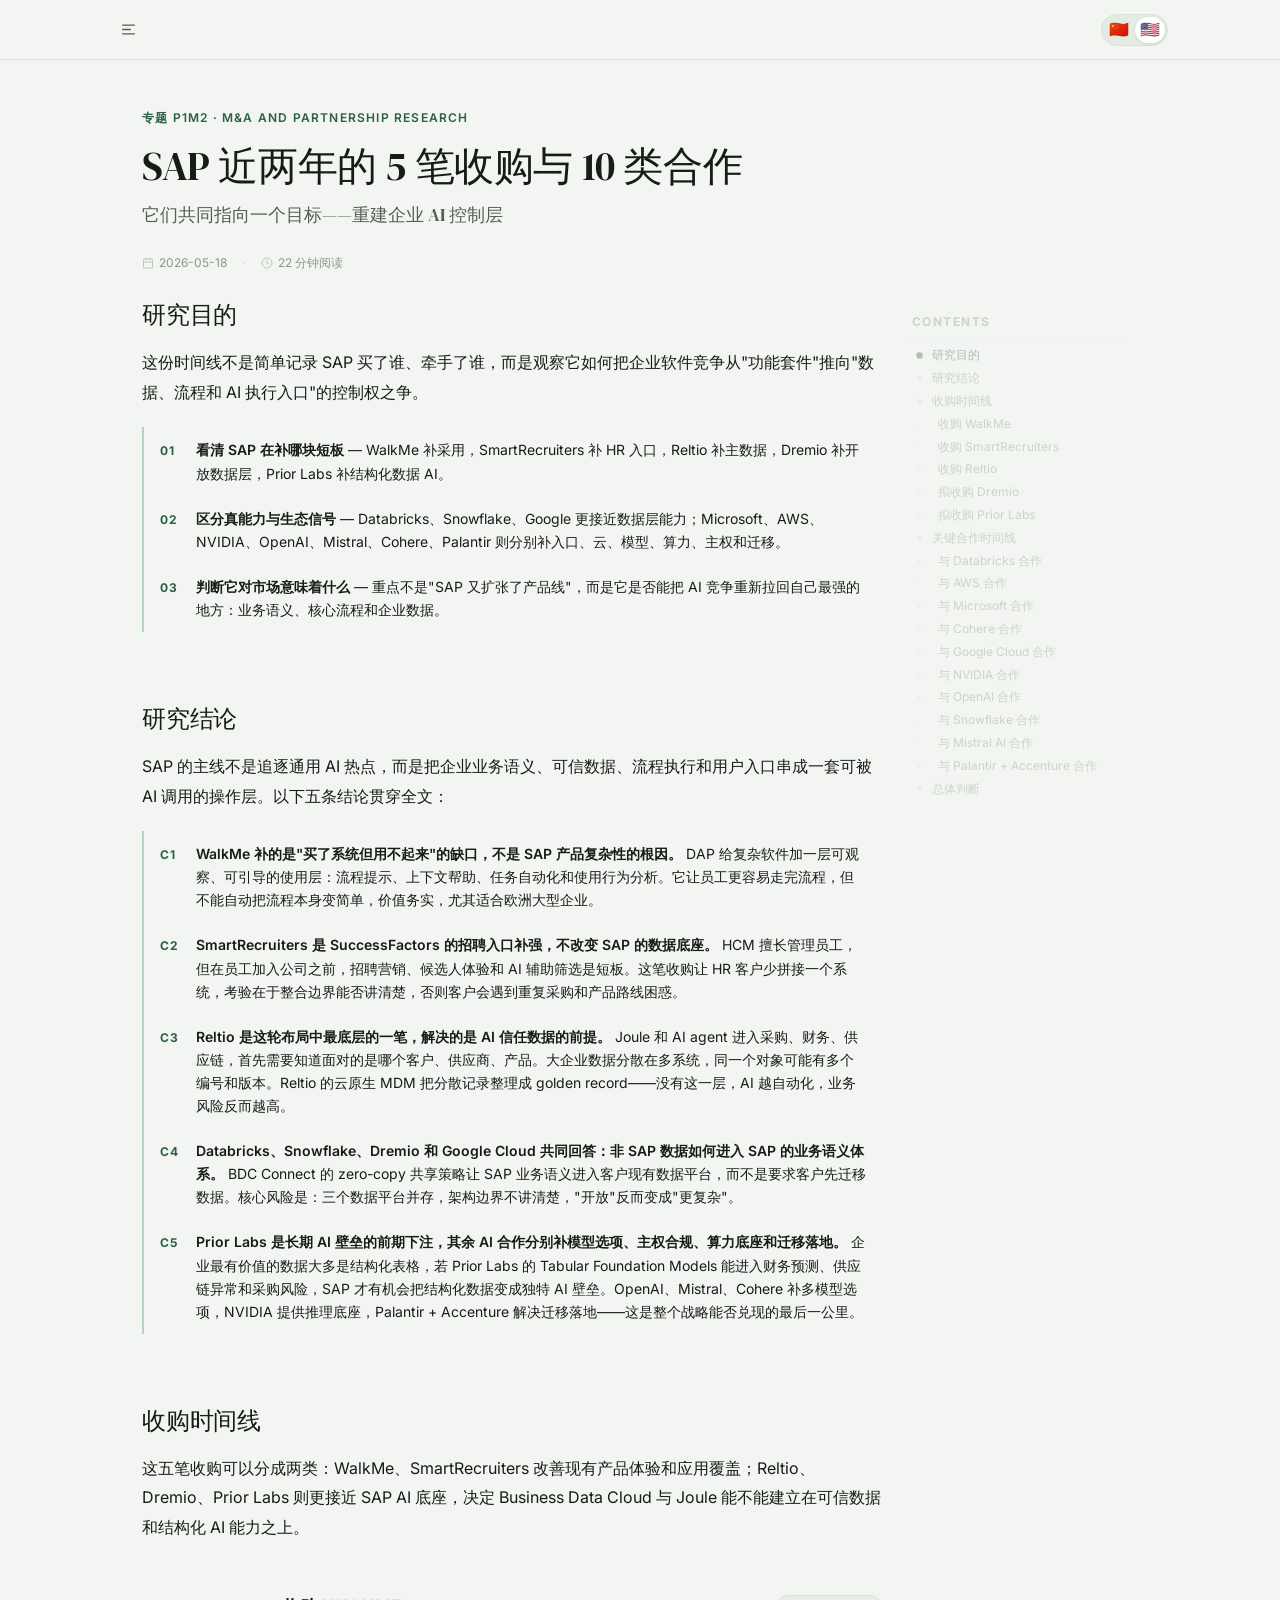
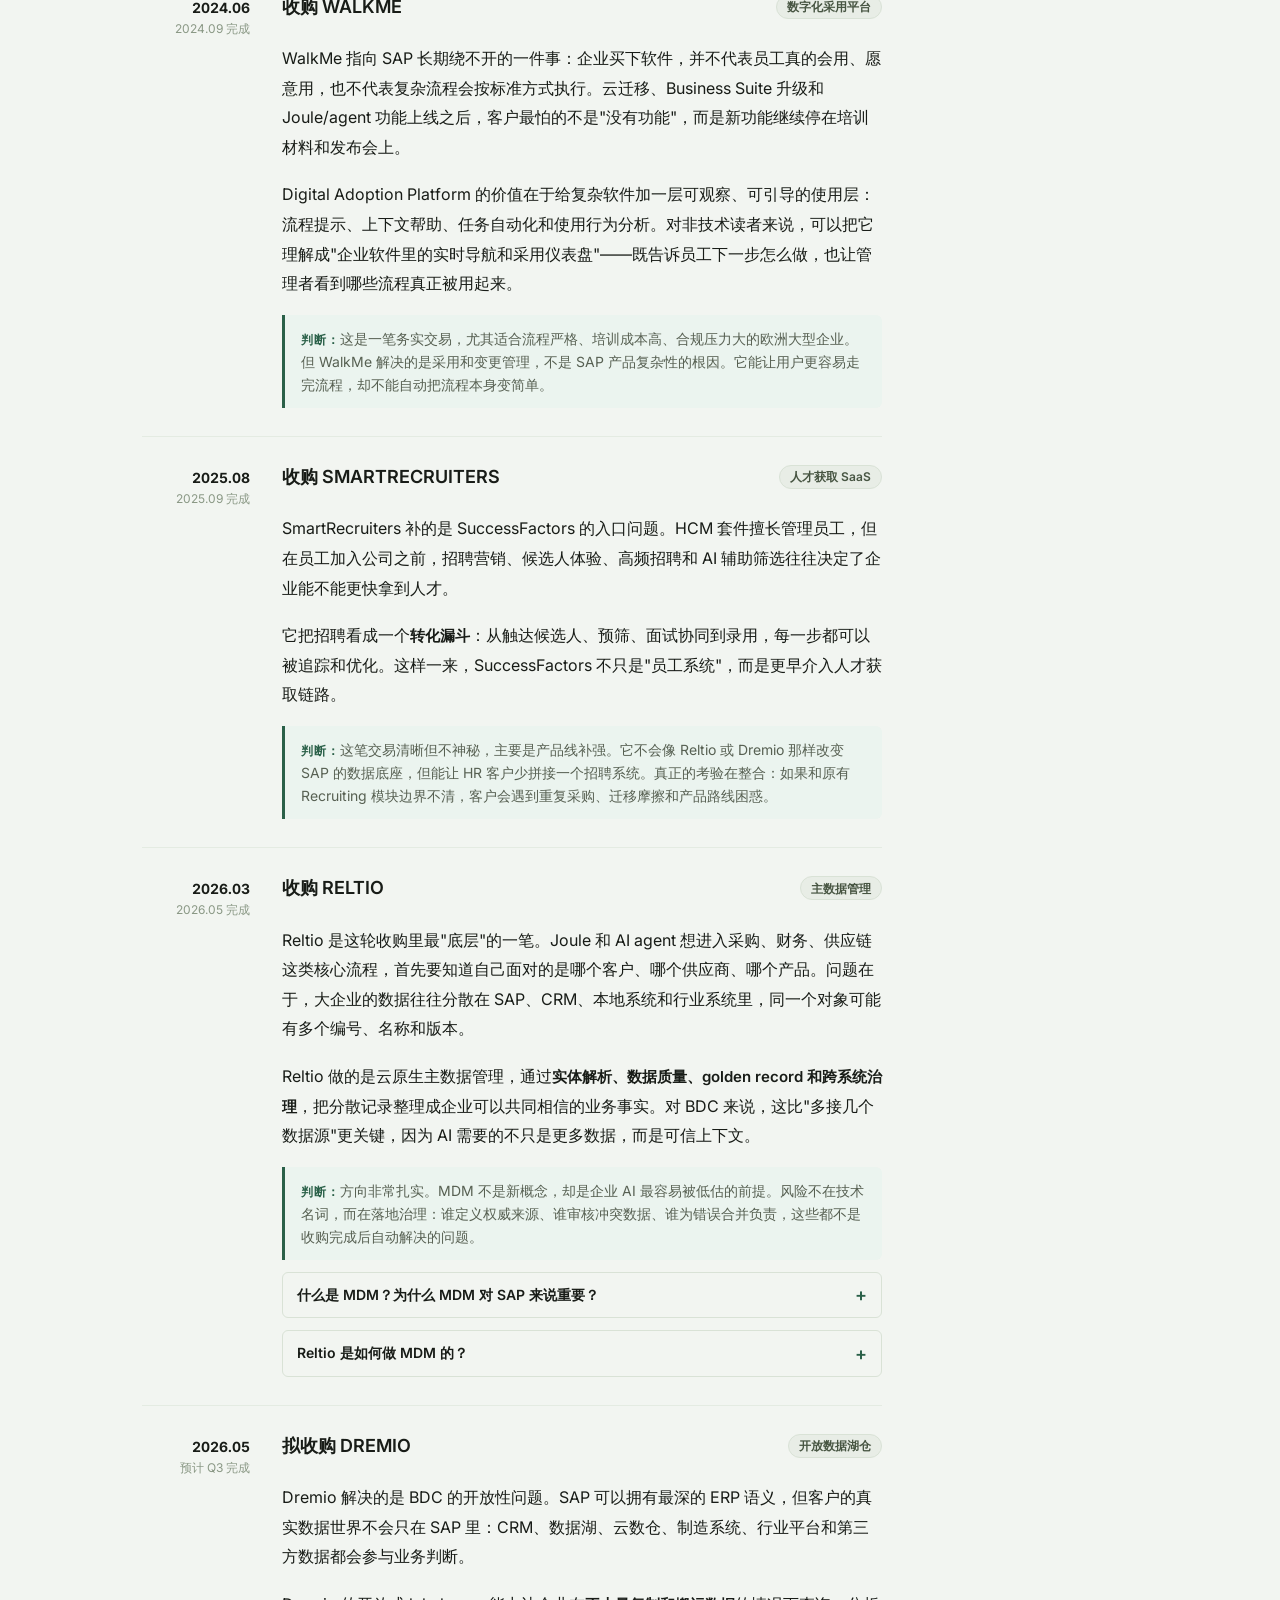
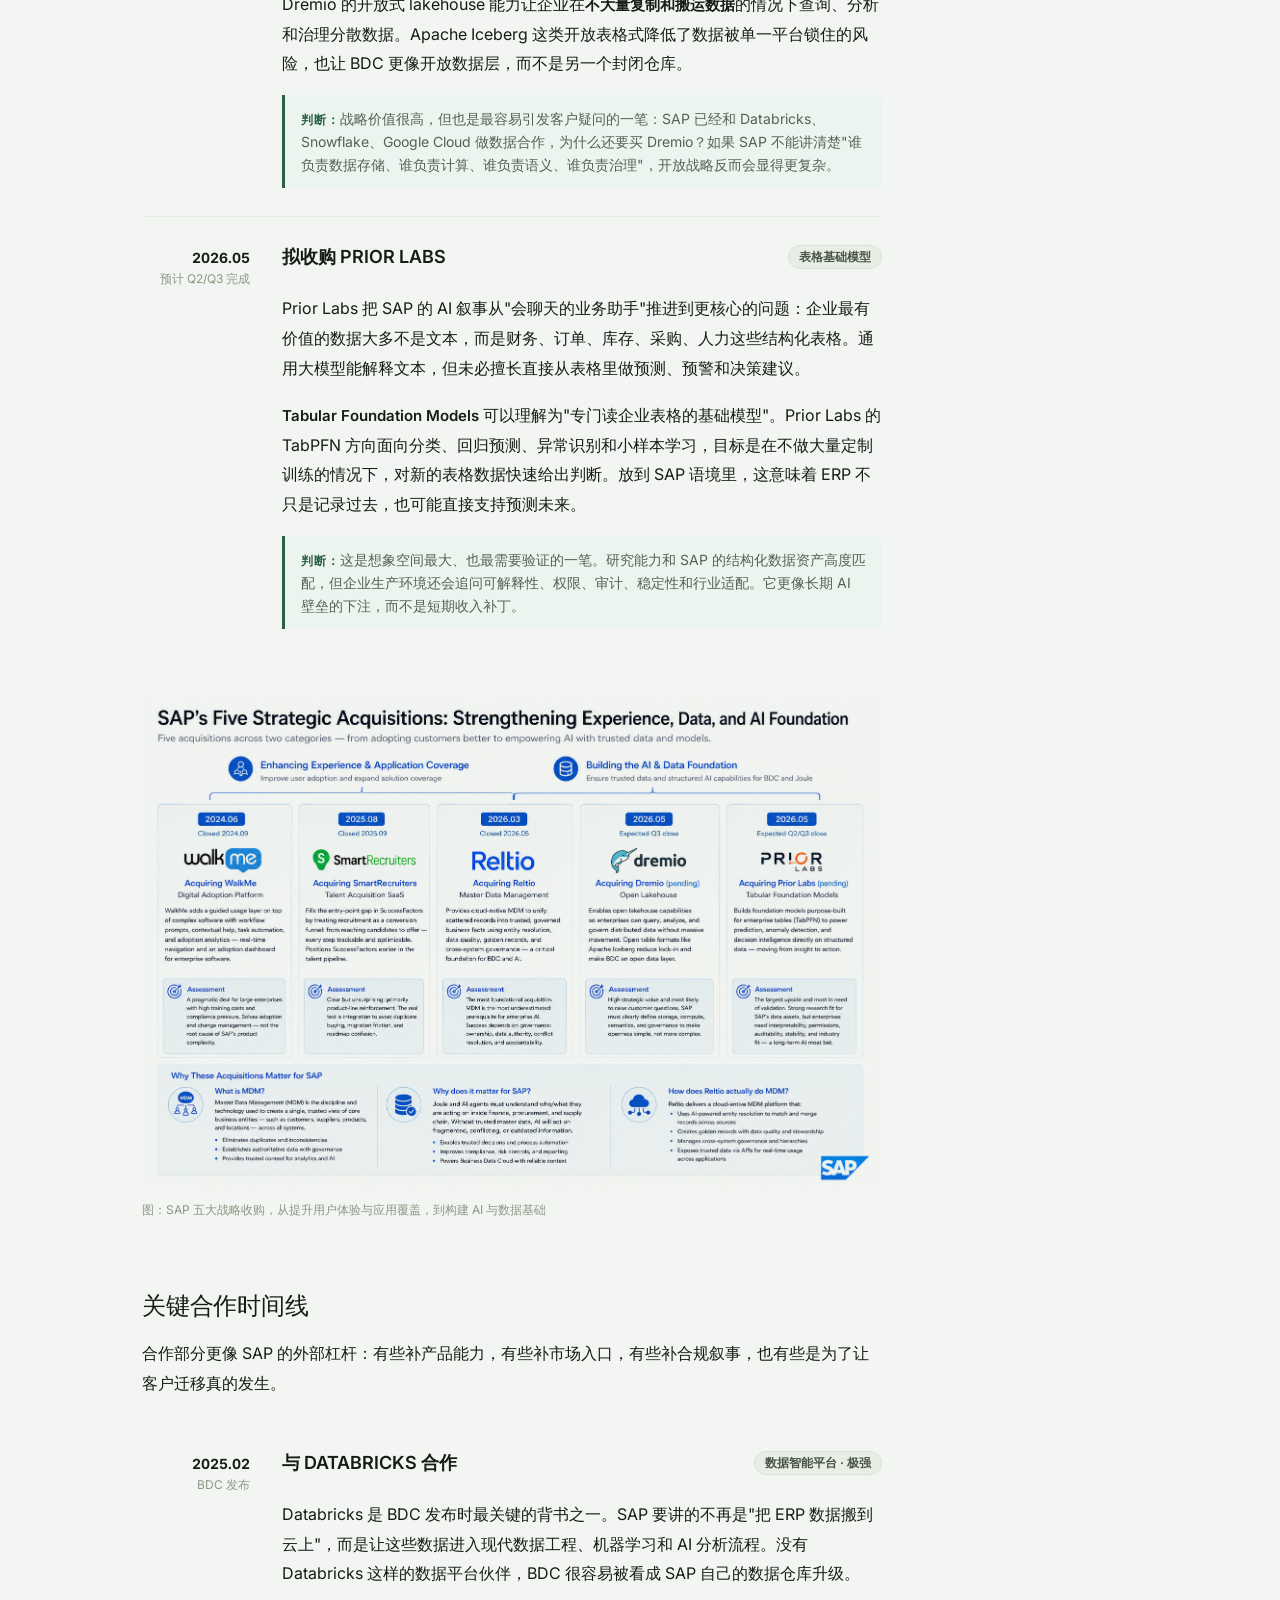
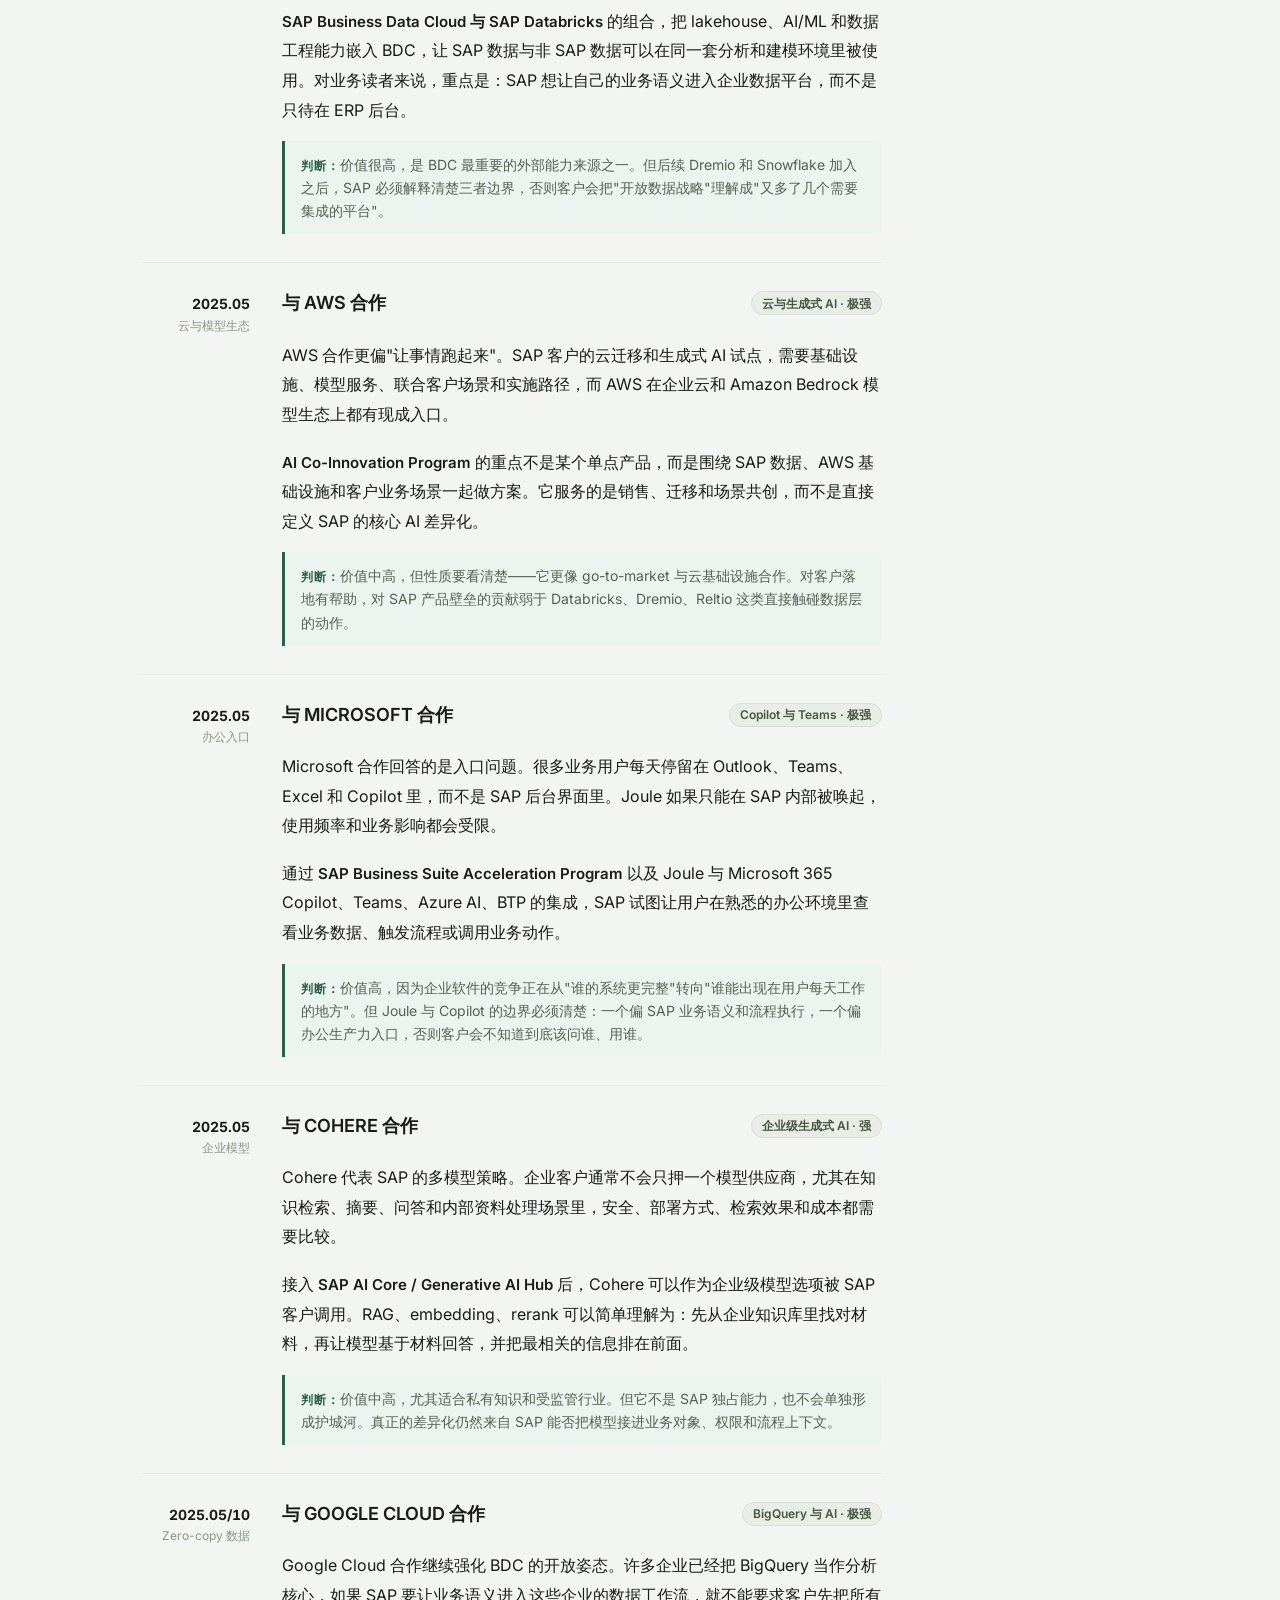
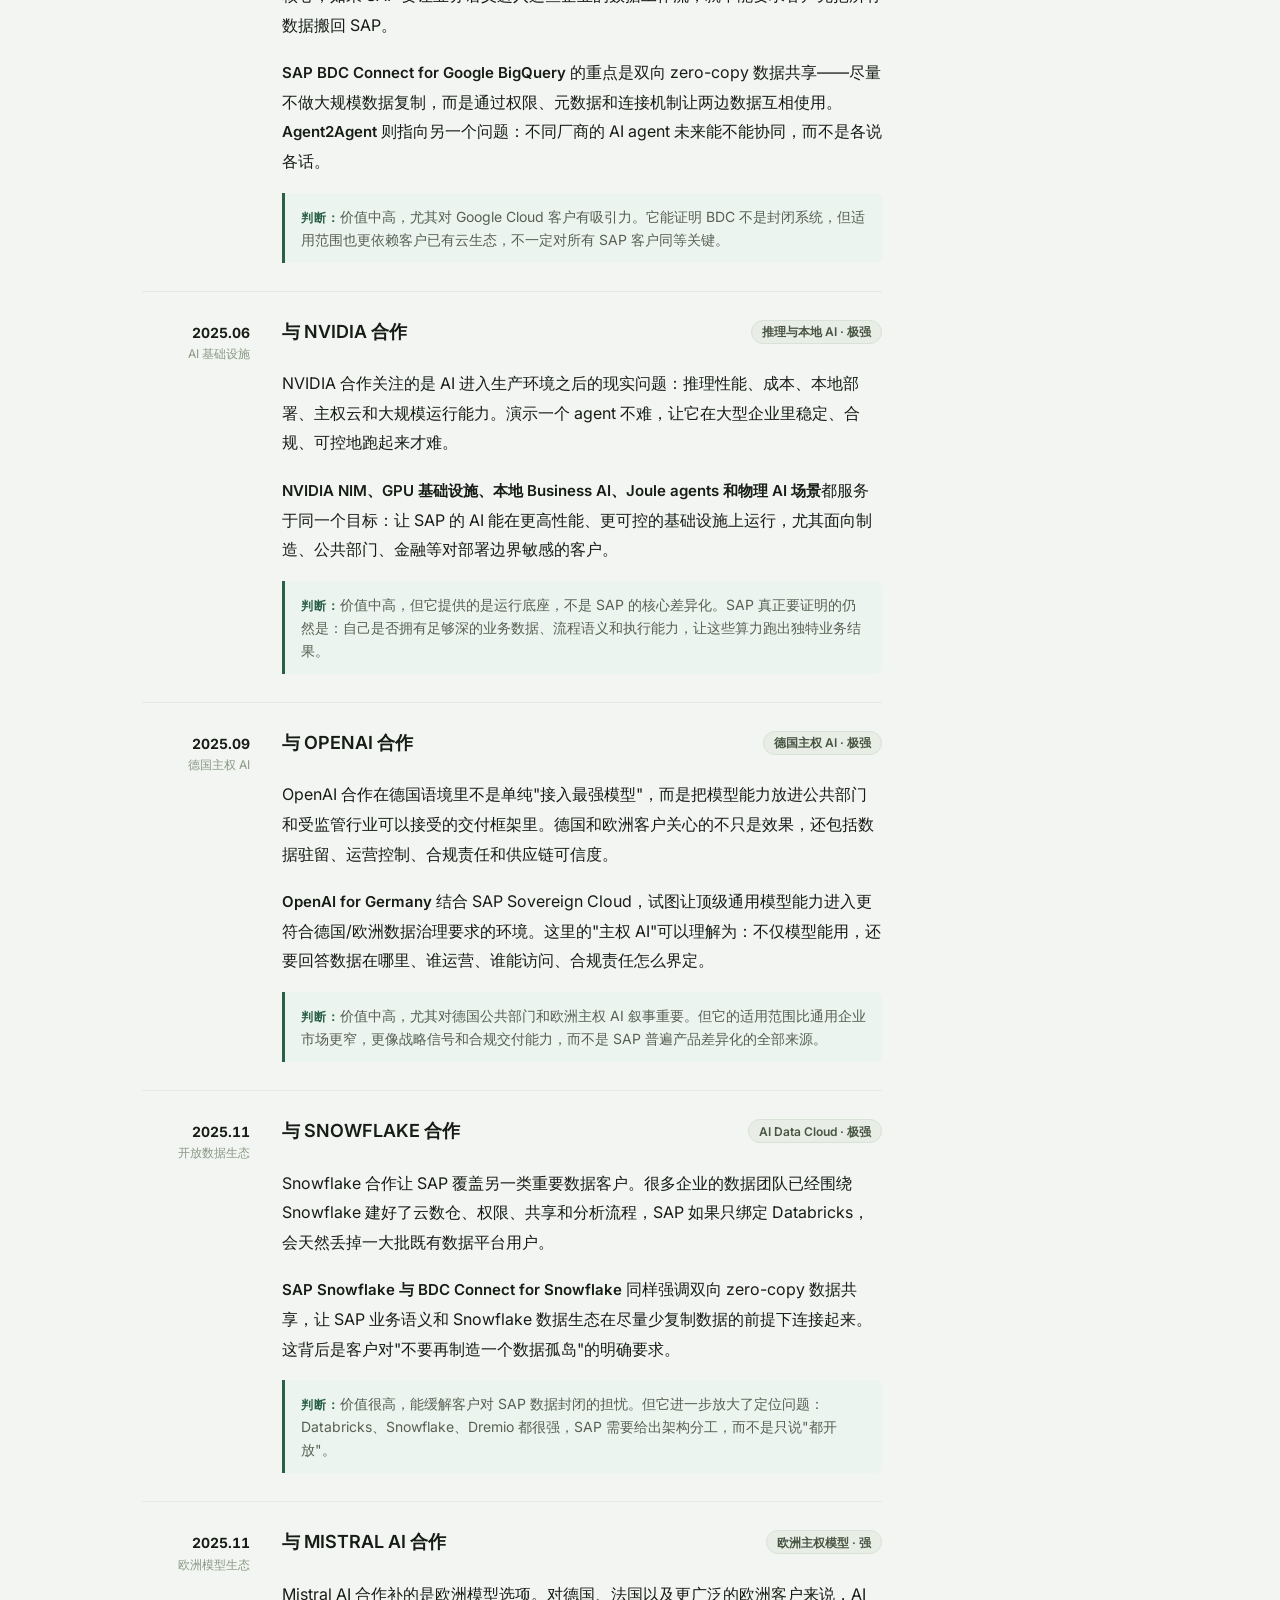
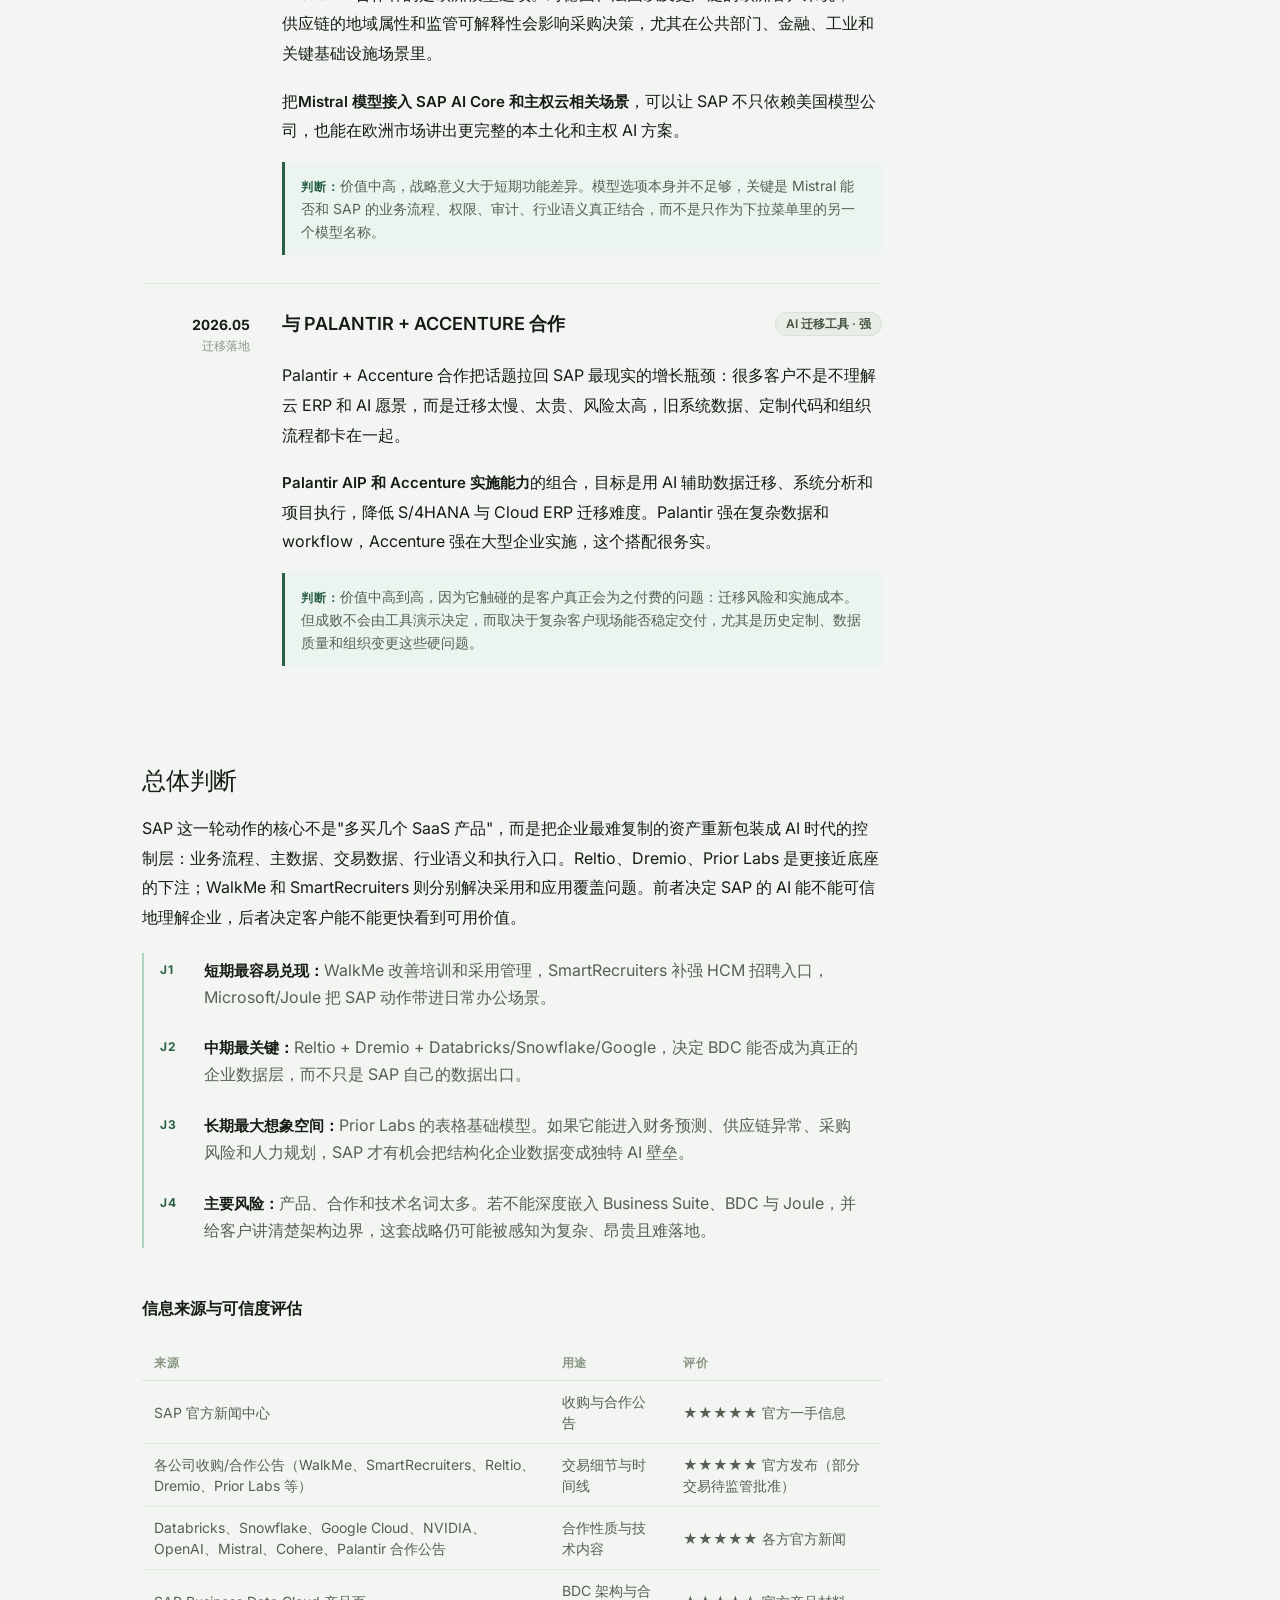
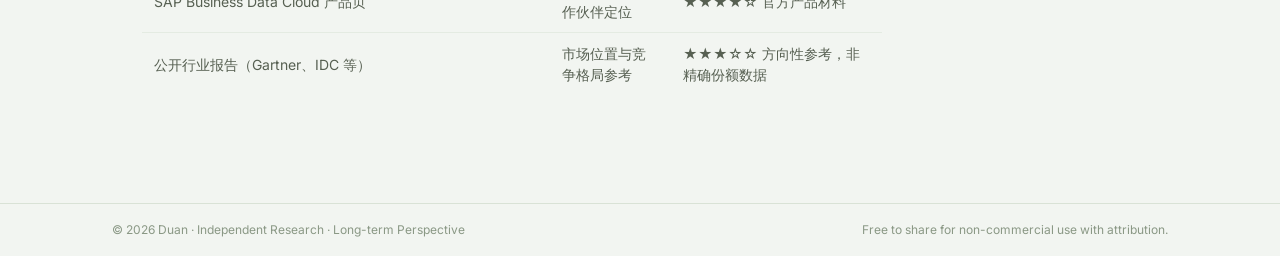
<file: topics/ma-partnership.html>
<!DOCTYPE html>
<html lang="zh-CN">
<head>
  <meta charset="UTF-8">
  <meta name="viewport" content="width=device-width, initial-scale=1.0">
  <title>SAP 近两年的 5 笔收购与 10 类合作 — SAP Research</title>
  <link rel="stylesheet" href="../assets/style.css">
  <style>
    /* ─── Page-scope: MA Partnership Timeline ─── */

    /* ── Conclusion list (shared pattern with profit-model) ── */
    .conclusion-list {
      display: flex;
      flex-direction: column;
      gap: 0;
      margin: 20px 0;
      border-left: 2px solid var(--accent-border);
    }
    .conclusion-item {
      display: flex;
      gap: 14px;
      align-items: baseline;
      padding: 11px 16px;
      background: transparent;
      border: none;
      border-radius: 0;
    }
    .conclusion-num {
      font-size: var(--fs-annotation);
      font-weight: 700;
      color: var(--accent);
      letter-spacing: .08em;
      text-transform: uppercase;
      flex-shrink: 0;
      width: 22px;
      font-family: var(--font-sans);
    }
    .conclusion-text {
      font-size: var(--fs-ui);
      line-height: 1.65;
      color: var(--text-1);
      font-family: var(--font-sans);
    }
    .conclusion-text strong { font-size: var(--fs-ui); font-weight: 600; }

    /* ── Timeline track ── */
    .tl-track {
      display: flex;
      flex-direction: column;
      margin: 24px 0;
    }
    .tl-item {
      display: grid;
      grid-template-columns: 108px minmax(0, 1fr);
      gap: 32px;
      padding: 28px 0;
      border-bottom: 1px solid var(--border-light);
    }
    .tl-item:last-child { border-bottom: none; }

    .tl-time {
      text-align: right;
      padding-top: 4px;
      position: sticky;
      top: calc(var(--nav-h) + 24px);
      align-self: start;
    }
    .tl-year {
      font-size: var(--fs-ui);
      font-weight: 700;
      color: var(--text-1);
      font-variant-numeric: tabular-nums;
      line-height: 1.3;
    }
    .tl-note {
      font-size: var(--fs-annotation);
      color: var(--text-3);
      line-height: 1.45;
      margin-top: 3px;
    }

    .tl-body {}

    /* Override global h3 inside timeline */
    .tl-body h3 {
      font-family: var(--font-sans);
      font-size: var(--fs-heading-sm);
      font-weight: 600;
      letter-spacing: 0;
      color: var(--text-1);
      line-height: 1.3;
      margin: 0 0 12px;
      padding-top: 0;
      border-top: none;
    }

    .co-header {
      display: flex;
      align-items: flex-start;
      justify-content: space-between;
      gap: 14px;
      margin-bottom: 14px;
    }
    .tl-tag {
      display: inline-flex;
      align-items: center;
      height: 24px;
      padding: 0 10px;
      border-radius: 99px;
      background: var(--tag-bg);
      color: var(--tag-text);
      border: 1px solid var(--border);
      font-size: var(--fs-annotation);
      font-weight: 600;
      white-space: nowrap;
      flex-shrink: 0;
    }

    .tl-lead {
      font-size: var(--fs-body);
      line-height: 1.75;
      color: var(--text-2);
      margin: 0 0 12px;
    }
    .tl-lead:last-of-type { margin-bottom: 0; }

    /* ── Verdict block ── */
    .verdict {
      margin-top: 16px;
      padding: 12px 16px;
      border-left: 3px solid var(--accent);
      background: var(--accent-bg);
      border-radius: 0 var(--radius) var(--radius) 0;
      font-size: var(--fs-ui);
      line-height: 1.65;
      color: var(--text-2);
    }
    .verdict strong {
      color: var(--accent);
      font-size: var(--fs-annotation);
      font-weight: 700;
      letter-spacing: .08em;
      text-transform: uppercase;
    }

    /* ── Expandable sections ── */
    .expander {
      margin-top: 12px;
      border: 1px solid var(--border);
      border-radius: var(--radius);
      overflow: hidden;
    }
    .expander summary {
      cursor: pointer;
      padding: 11px 14px;
      font-size: var(--fs-ui);
      font-weight: 600;
      color: var(--text-1);
      list-style: none;
      display: flex;
      align-items: center;
      justify-content: space-between;
    }
    .expander summary::-webkit-details-marker { display: none; }
    .expander summary::after {
      content: '+';
      color: var(--accent);
      font-size: 18px;
      font-weight: 600;
      line-height: 1;
      margin-left: 8px;
      flex-shrink: 0;
    }
    .expander[open] summary::after { content: '−'; }
    .expander[open] summary { border-bottom: 1px solid var(--border-light); }
    .expander-body {
      padding: 14px 16px;
      font-size: var(--fs-ui);
      line-height: 1.72;
      color: var(--text-2);
    }
    .expander-body p { margin: 0 0 10px; }
    .expander-body p:last-child { margin-bottom: 0; }
    .expander-body strong { color: var(--text-1); font-weight: 600; }

    /* ── Judgement list ── */
    .j-list {
      display: flex;
      flex-direction: column;
      gap: 16px;
      margin: 20px 0;
      border-left: 2px solid var(--accent-border);
      counter-reset: judge;
    }
    .j-item {
      display: grid;
      grid-template-columns: 30px minmax(0, 1fr);
      gap: 14px;
      align-items: start;
      padding: 4px 16px;
      counter-increment: judge;
    }
    .j-item::before {
      content: 'J' counter(judge);
      font-size: var(--fs-annotation);
      font-weight: 700;
      color: var(--accent);
      letter-spacing: .08em;
      padding-top: 3px;
    }
    .j-text {
      font-size: var(--fs-body);
      line-height: 1.68;
      color: var(--text-2);
    }
    .j-text strong { color: var(--text-1); font-weight: 600; }

    /* ── Responsive ── */
    @media (max-width: 700px) {
      .tl-item {
        grid-template-columns: 1fr;
        gap: 8px;
      }
      .tl-time {
        position: static;
        text-align: left;
        padding-top: 0;
        display: flex;
        align-items: center;
        gap: 8px;
      }
      .tl-note::before { content: '·'; margin-right: 4px; }

      .co-header {
        flex-direction: column;
        gap: 8px;
      }

      .j-item {
        grid-template-columns: 26px minmax(0, 1fr);
        gap: 10px;
      }
    }

    /* ── Override: remove all section dividers ── */
    .article-header {
      border-bottom: none;
      margin-bottom: 0;
      padding-bottom: 28px;
    }
    .article-end {
      border-top: none;
      padding-top: 0;
      margin-top: 48px;
    }
    .article-content h2 {
      border-top: none;
      padding-top: 0;
    }

    /* ── Source links ── */
    .source-link {
      color: var(--accent);
      text-decoration: underline;
      text-decoration-color: var(--accent-border);
      text-underline-offset: 2px;
      transition: color var(--transition), text-decoration-color var(--transition);
    }
    .source-link:hover {
      color: var(--accent-hover);
      text-decoration-color: var(--accent);
    }
  </style>
</head>
<body>

  <div id="nav-mount"></div>

  <div class="page-layout">
    <div class="page-content">
      <div class="article-wrap">

        <!-- Article Header -->
        <header class="article-header">
          <div class="article-topic-label">专题 P1M2 · M&amp;A and Partnership Research</div>
          <h1 class="article-title">SAP 近两年的 5 笔收购与 10 类合作</h1>
          <p class="article-subtitle">它们共同指向一个目标——重建企业 AI 控制层</p>
          <div class="article-meta">
            <span class="article-meta-item">
              <svg width="12" height="12" viewBox="0 0 24 24" fill="none" stroke="currentColor" stroke-width="2"><rect x="3" y="4" width="18" height="18" rx="2"/><line x1="16" y1="2" x2="16" y2="6"/><line x1="8" y1="2" x2="8" y2="6"/><line x1="3" y1="10" x2="21" y2="10"/></svg>
              2026-05-18
            </span>
            <span class="article-meta-divider"></span>
            <span class="article-meta-item">
              <svg width="12" height="12" viewBox="0 0 24 24" fill="none" stroke="currentColor" stroke-width="2"><circle cx="12" cy="12" r="10"/><polyline points="12 6 12 12 16 14"/></svg>
              22 分钟阅读
            </span>
          </div>
        </header>

        <!-- Article Body -->
        <div class="article-body">

          <!-- Main Content -->
          <div class="article-content">

            <!-- ── 研究目的 ── -->
            <h2 id="purpose">研究目的</h2>

            <p>这份时间线不是简单记录 SAP 买了谁、牵手了谁，而是观察它如何把企业软件竞争从"功能套件"推向"数据、流程和 AI 执行入口"的控制权之争。</p>

            <div class="conclusion-list">
              <div class="conclusion-item">
                <div class="conclusion-num">01</div>
                <div class="conclusion-text"><strong>看清 SAP 在补哪块短板</strong> — WalkMe 补采用，SmartRecruiters 补 HR 入口，Reltio 补主数据，Dremio 补开放数据层，Prior Labs 补结构化数据 AI。</div>
              </div>
              <div class="conclusion-item">
                <div class="conclusion-num">02</div>
                <div class="conclusion-text"><strong>区分真能力与生态信号</strong> — Databricks、Snowflake、Google 更接近数据层能力；Microsoft、AWS、NVIDIA、OpenAI、Mistral、Cohere、Palantir 则分别补入口、云、模型、算力、主权和迁移。</div>
              </div>
              <div class="conclusion-item">
                <div class="conclusion-num">03</div>
                <div class="conclusion-text"><strong>判断它对市场意味着什么</strong> — 重点不是"SAP 又扩张了产品线"，而是它是否能把 AI 竞争重新拉回自己最强的地方：业务语义、核心流程和企业数据。</div>
              </div>
            </div>

            <!-- ── 研究结论 ── -->
            <h2 id="conclusions">研究结论</h2>

            <p>SAP 的主线不是追逐通用 AI 热点，而是把企业业务语义、可信数据、流程执行和用户入口串成一套可被 AI 调用的操作层。以下五条结论贯穿全文：</p>

            <div class="conclusion-list">
              <div class="conclusion-item">
                <div class="conclusion-num">C1</div>
                <div class="conclusion-text"><strong>WalkMe 补的是"买了系统但用不起来"的缺口，不是 SAP 产品复杂性的根因。</strong> DAP 给复杂软件加一层可观察、可引导的使用层：流程提示、上下文帮助、任务自动化和使用行为分析。它让员工更容易走完流程，但不能自动把流程本身变简单，价值务实，尤其适合欧洲大型企业。</div>
              </div>
              <div class="conclusion-item">
                <div class="conclusion-num">C2</div>
                <div class="conclusion-text"><strong>SmartRecruiters 是 SuccessFactors 的招聘入口补强，不改变 SAP 的数据底座。</strong> HCM 擅长管理员工，但在员工加入公司之前，招聘营销、候选人体验和 AI 辅助筛选是短板。这笔收购让 HR 客户少拼接一个系统，考验在于整合边界能否讲清楚，否则客户会遇到重复采购和产品路线困惑。</div>
              </div>
              <div class="conclusion-item">
                <div class="conclusion-num">C3</div>
                <div class="conclusion-text"><strong>Reltio 是这轮布局中最底层的一笔，解决的是 AI 信任数据的前提。</strong> Joule 和 AI agent 进入采购、财务、供应链，首先需要知道面对的是哪个客户、供应商、产品。大企业数据分散在多系统，同一个对象可能有多个编号和版本。Reltio 的云原生 MDM 把分散记录整理成 golden record——没有这一层，AI 越自动化，业务风险反而越高。</div>
              </div>
              <div class="conclusion-item">
                <div class="conclusion-num">C4</div>
                <div class="conclusion-text"><strong>Databricks、Snowflake、Dremio 和 Google Cloud 共同回答：非 SAP 数据如何进入 SAP 的业务语义体系。</strong> BDC Connect 的 zero-copy 共享策略让 SAP 业务语义进入客户现有数据平台，而不是要求客户先迁移数据。核心风险是：三个数据平台并存，架构边界不讲清楚，"开放"反而变成"更复杂"。</div>
              </div>
              <div class="conclusion-item">
                <div class="conclusion-num">C5</div>
                <div class="conclusion-text"><strong>Prior Labs 是长期 AI 壁垒的前期下注，其余 AI 合作分别补模型选项、主权合规、算力底座和迁移落地。</strong> 企业最有价值的数据大多是结构化表格，若 Prior Labs 的 Tabular Foundation Models 能进入财务预测、供应链异常和采购风险，SAP 才有机会把结构化数据变成独特 AI 壁垒。OpenAI、Mistral、Cohere 补多模型选项，NVIDIA 提供推理底座，Palantir + Accenture 解决迁移落地——这是整个战略能否兑现的最后一公里。</div>
              </div>
            </div>

            <!-- ══════════════════════════ -->
            <!-- SECTION: 收购时间线         -->
            <!-- ══════════════════════════ -->
            <h2 id="acquisitions">收购时间线</h2>

            <p>这五笔收购可以分成两类：WalkMe、SmartRecruiters 改善现有产品体验和应用覆盖；Reltio、Dremio、Prior Labs 则更接近 SAP AI 底座，决定 Business Data Cloud 与 Joule 能不能建立在可信数据和结构化 AI 能力之上。</p>

            <div class="tl-track">

              <!-- WalkMe -->
              <div class="tl-item">
                <div class="tl-time">
                  <div class="tl-year">2024.06</div>
                  <div class="tl-note">2024.09 完成</div>
                </div>
                <div class="tl-body">
                  <div class="co-header">
                    <h3 id="walkme">收购 WalkMe</h3>
                    <span class="tl-tag">数字化采用平台</span>
                  </div>
                  <p class="tl-lead">WalkMe 指向 SAP 长期绕不开的一件事：企业买下软件，并不代表员工真的会用、愿意用，也不代表复杂流程会按标准方式执行。云迁移、Business Suite 升级和 Joule/agent 功能上线之后，客户最怕的不是"没有功能"，而是新功能继续停在培训材料和发布会上。</p>
                  <p class="tl-lead">Digital Adoption Platform 的价值在于给复杂软件加一层可观察、可引导的使用层：流程提示、上下文帮助、任务自动化和使用行为分析。对非技术读者来说，可以把它理解成"企业软件里的实时导航和采用仪表盘"——既告诉员工下一步怎么做，也让管理者看到哪些流程真正被用起来。</p>
                  <div class="verdict"><strong>判断：</strong>这是一笔务实交易，尤其适合流程严格、培训成本高、合规压力大的欧洲大型企业。但 WalkMe 解决的是采用和变更管理，不是 SAP 产品复杂性的根因。它能让用户更容易走完流程，却不能自动把流程本身变简单。</div>
                </div>
              </div>

              <!-- SmartRecruiters -->
              <div class="tl-item">
                <div class="tl-time">
                  <div class="tl-year">2025.08</div>
                  <div class="tl-note">2025.09 完成</div>
                </div>
                <div class="tl-body">
                  <div class="co-header">
                    <h3 id="smartrecruiters">收购 SmartRecruiters</h3>
                    <span class="tl-tag">人才获取 SaaS</span>
                  </div>
                  <p class="tl-lead">SmartRecruiters 补的是 SuccessFactors 的入口问题。HCM 套件擅长管理员工，但在员工加入公司之前，招聘营销、候选人体验、高频招聘和 AI 辅助筛选往往决定了企业能不能更快拿到人才。</p>
                  <p class="tl-lead">它把招聘看成一个<strong>转化漏斗</strong>：从触达候选人、预筛、面试协同到录用，每一步都可以被追踪和优化。这样一来，SuccessFactors 不只是"员工系统"，而是更早介入人才获取链路。</p>
                  <div class="verdict"><strong>判断：</strong>这笔交易清晰但不神秘，主要是产品线补强。它不会像 Reltio 或 Dremio 那样改变 SAP 的数据底座，但能让 HR 客户少拼接一个招聘系统。真正的考验在整合：如果和原有 Recruiting 模块边界不清，客户会遇到重复采购、迁移摩擦和产品路线困惑。</div>
                </div>
              </div>

              <!-- Reltio -->
              <div class="tl-item">
                <div class="tl-time">
                  <div class="tl-year">2026.03</div>
                  <div class="tl-note">2026.05 完成</div>
                </div>
                <div class="tl-body">
                  <div class="co-header">
                    <h3 id="reltio">收购 Reltio</h3>
                    <span class="tl-tag">主数据管理</span>
                  </div>
                  <p class="tl-lead">Reltio 是这轮收购里最"底层"的一笔。Joule 和 AI agent 想进入采购、财务、供应链这类核心流程，首先要知道自己面对的是哪个客户、哪个供应商、哪个产品。问题在于，大企业的数据往往分散在 SAP、CRM、本地系统和行业系统里，同一个对象可能有多个编号、名称和版本。</p>
                  <p class="tl-lead">Reltio 做的是云原生主数据管理，通过<strong>实体解析、数据质量、golden record 和跨系统治理</strong>，把分散记录整理成企业可以共同相信的业务事实。对 BDC 来说，这比"多接几个数据源"更关键，因为 AI 需要的不只是更多数据，而是可信上下文。</p>
                  <div class="verdict"><strong>判断：</strong>方向非常扎实。MDM 不是新概念，却是企业 AI 最容易被低估的前提。风险不在技术名词，而在落地治理：谁定义权威来源、谁审核冲突数据、谁为错误合并负责，这些都不是收购完成后自动解决的问题。</div>
                  <details class="expander">
                    <summary>什么是 MDM？为什么 MDM 对 SAP 来说重要？</summary>
                    <div class="expander-body">
                      <p><strong>MDM 是 Master Data Management，主数据管理。</strong>它管理的是企业里最基础、最常被重复使用的对象，例如客户、供应商、产品、物料、组织、员工、地点等。它的目标不是做报表，而是先回答一个更底层的问题：企业内部到底应该相信哪一份数据。</p>
                      <p>大型企业经常同时使用 ERP、CRM、电商、供应链、财务、HR 和本地系统，同一个客户或供应商可能在不同系统里有不同名称、编号、地址、税号和关系。MDM 要做的是去重、合并、校验、补全和治理，形成一个可信的 <strong>golden record</strong>。</p>
                      <p>这对 SAP 很重要，因为 SAP 想让 Business Data Cloud、Joule 和 AI agent 进入核心业务流程。如果主数据不统一，AI 可能会把同一个供应商当成多个对象，把错误客户余额用于判断，或者基于过期产品信息做预测。换句话说，<strong>没有可信主数据，AI 越自动化，业务风险反而越高。</strong></p>
                      <p>Reltio 的价值就在这里：它帮助 SAP 把 SAP 与非 SAP 系统里的关键业务对象统一起来，让后续的分析、预测、流程自动化和 agent 执行建立在更可靠的数据基础上。</p>
                    </div>
                  </details>
                  <details class="expander">
                    <summary>Reltio 是如何做 MDM 的？</summary>
                    <div class="expander-body">
                      <p>Reltio 的方案不是简单把字段改成同一个名字，而是在不同系统之上建立一层<strong>实体解析和主数据治理层</strong>。它先把 ERP、CRM、财务、供应链等系统里的字段映射到统一数据模型——例如把 VendorName、Account Name、Supplier Legal Name 都映射到"供应商名称"这类统一属性。</p>
                      <p>接着做数据标准化和匹配判断：统一大小写、地址、国家代码、公司后缀、税号格式，再综合名称、地址、税号、邮箱域名、银行账户、组织关系和来源系统等信号，判断哪些记录可能指向同一个真实对象。</p>
                      <p>为了控制误判，Reltio 用<strong>置信度、匹配规则和人工审核队列</strong>区分处理：高置信度自动合并，中置信度交给数据 steward 审核，低置信度只提示可能相关。合并后保留 crosswalk，用 survivorship rules 决定哪个字段值更可信。</p>
                      <p>所以它的有效性来自"算法 + 规则 + 人工治理"的组合：对重复、字段不一致、命名混乱非常有帮助，但不能完全自动消除业务歧义。企业还需要定义数据 owner、权威来源、审核流程和例外规则。</p>
                    </div>
                  </details>
                </div>
              </div>

              <!-- Dremio -->
              <div class="tl-item">
                <div class="tl-time">
                  <div class="tl-year">2026.05</div>
                  <div class="tl-note">预计 Q3 完成</div>
                </div>
                <div class="tl-body">
                  <div class="co-header">
                    <h3 id="dremio">拟收购 Dremio</h3>
                    <span class="tl-tag">开放数据湖仓</span>
                  </div>
                  <p class="tl-lead">Dremio 解决的是 BDC 的开放性问题。SAP 可以拥有最深的 ERP 语义，但客户的真实数据世界不会只在 SAP 里：CRM、数据湖、云数仓、制造系统、行业平台和第三方数据都会参与业务判断。</p>
                  <p class="tl-lead">Dremio 的开放式 lakehouse 能力让企业在<strong>不大量复制和搬运数据</strong>的情况下查询、分析和治理分散数据。Apache Iceberg 这类开放表格式降低了数据被单一平台锁住的风险，也让 BDC 更像开放数据层，而不是另一个封闭仓库。</p>
                  <div class="verdict"><strong>判断：</strong>战略价值很高，但也是最容易引发客户疑问的一笔：SAP 已经和 Databricks、Snowflake、Google Cloud 做数据合作，为什么还要买 Dremio？如果 SAP 不能讲清楚"谁负责数据存储、谁负责计算、谁负责语义、谁负责治理"，开放战略反而会显得更复杂。</div>
                </div>
              </div>

              <!-- Prior Labs -->
              <div class="tl-item">
                <div class="tl-time">
                  <div class="tl-year">2026.05</div>
                  <div class="tl-note">预计 Q2/Q3 完成</div>
                </div>
                <div class="tl-body">
                  <div class="co-header">
                    <h3 id="prior-labs">拟收购 Prior Labs</h3>
                    <span class="tl-tag">表格基础模型</span>
                  </div>
                  <p class="tl-lead">Prior Labs 把 SAP 的 AI 叙事从"会聊天的业务助手"推进到更核心的问题：企业最有价值的数据大多不是文本，而是财务、订单、库存、采购、人力这些结构化表格。通用大模型能解释文本，但未必擅长直接从表格里做预测、预警和决策建议。</p>
                  <p class="tl-lead"><strong>Tabular Foundation Models</strong> 可以理解为"专门读企业表格的基础模型"。Prior Labs 的 TabPFN 方向面向分类、回归预测、异常识别和小样本学习，目标是在不做大量定制训练的情况下，对新的表格数据快速给出判断。放到 SAP 语境里，这意味着 ERP 不只是记录过去，也可能直接支持预测未来。</p>
                  <div class="verdict"><strong>判断：</strong>这是想象空间最大、也最需要验证的一笔。研究能力和 SAP 的结构化数据资产高度匹配，但企业生产环境还会追问可解释性、权限、审计、稳定性和行业适配。它更像长期 AI 壁垒的下注，而不是短期收入补丁。</div>
                </div>
              </div>

            </div><!-- end .tl-track (acquisitions) -->

            <figure class="article-figure">
              <img src="../assets/images/sap-acquisition.png" alt="SAP 五大战略收购：强化体验、数据与 AI 基础" />
              <figcaption>图：SAP 五大战略收购，从提升用户体验与应用覆盖，到构建 AI 与数据基础</figcaption>
            </figure>

            <!-- ══════════════════════════ -->
            <!-- SECTION: 合作时间线         -->
            <!-- ══════════════════════════ -->
            <h2 id="partnerships">关键合作时间线</h2>

            <p>合作部分更像 SAP 的外部杠杆：有些补产品能力，有些补市场入口，有些补合规叙事，也有些是为了让客户迁移真的发生。</p>

            <div class="tl-track">

              <!-- Databricks -->
              <div class="tl-item">
                <div class="tl-time">
                  <div class="tl-year">2025.02</div>
                  <div class="tl-note">BDC 发布</div>
                </div>
                <div class="tl-body">
                  <div class="co-header">
                    <h3 id="databricks">与 Databricks 合作</h3>
                    <span class="tl-tag">数据智能平台 · 极强</span>
                  </div>
                  <p class="tl-lead">Databricks 是 BDC 发布时最关键的背书之一。SAP 要讲的不再是"把 ERP 数据搬到云上"，而是让这些数据进入现代数据工程、机器学习和 AI 分析流程。没有 Databricks 这样的数据平台伙伴，BDC 很容易被看成 SAP 自己的数据仓库升级。</p>
                  <p class="tl-lead"><strong>SAP Business Data Cloud 与 SAP Databricks</strong> 的组合，把 lakehouse、AI/ML 和数据工程能力嵌入 BDC，让 SAP 数据与非 SAP 数据可以在同一套分析和建模环境里被使用。对业务读者来说，重点是：SAP 想让自己的业务语义进入企业数据平台，而不是只待在 ERP 后台。</p>
                  <div class="verdict"><strong>判断：</strong>价值很高，是 BDC 最重要的外部能力来源之一。但后续 Dremio 和 Snowflake 加入之后，SAP 必须解释清楚三者边界，否则客户会把"开放数据战略"理解成"又多了几个需要集成的平台"。</div>
                </div>
              </div>

              <!-- AWS -->
              <div class="tl-item">
                <div class="tl-time">
                  <div class="tl-year">2025.05</div>
                  <div class="tl-note">云与模型生态</div>
                </div>
                <div class="tl-body">
                  <div class="co-header">
                    <h3 id="aws">与 AWS 合作</h3>
                    <span class="tl-tag">云与生成式 AI · 极强</span>
                  </div>
                  <p class="tl-lead">AWS 合作更偏"让事情跑起来"。SAP 客户的云迁移和生成式 AI 试点，需要基础设施、模型服务、联合客户场景和实施路径，而 AWS 在企业云和 Amazon Bedrock 模型生态上都有现成入口。</p>
                  <p class="tl-lead"><strong>AI Co-Innovation Program</strong> 的重点不是某个单点产品，而是围绕 SAP 数据、AWS 基础设施和客户业务场景一起做方案。它服务的是销售、迁移和场景共创，而不是直接定义 SAP 的核心 AI 差异化。</p>
                  <div class="verdict"><strong>判断：</strong>价值中高，但性质要看清楚——它更像 go-to-market 与云基础设施合作。对客户落地有帮助，对 SAP 产品壁垒的贡献弱于 Databricks、Dremio、Reltio 这类直接触碰数据层的动作。</div>
                </div>
              </div>

              <!-- Microsoft -->
              <div class="tl-item">
                <div class="tl-time">
                  <div class="tl-year">2025.05</div>
                  <div class="tl-note">办公入口</div>
                </div>
                <div class="tl-body">
                  <div class="co-header">
                    <h3 id="microsoft">与 Microsoft 合作</h3>
                    <span class="tl-tag">Copilot 与 Teams · 极强</span>
                  </div>
                  <p class="tl-lead">Microsoft 合作回答的是入口问题。很多业务用户每天停留在 Outlook、Teams、Excel 和 Copilot 里，而不是 SAP 后台界面里。Joule 如果只能在 SAP 内部被唤起，使用频率和业务影响都会受限。</p>
                  <p class="tl-lead">通过 <strong>SAP Business Suite Acceleration Program</strong> 以及 Joule 与 Microsoft 365 Copilot、Teams、Azure AI、BTP 的集成，SAP 试图让用户在熟悉的办公环境里查看业务数据、触发流程或调用业务动作。</p>
                  <div class="verdict"><strong>判断：</strong>价值高，因为企业软件的竞争正在从"谁的系统更完整"转向"谁能出现在用户每天工作的地方"。但 Joule 与 Copilot 的边界必须清楚：一个偏 SAP 业务语义和流程执行，一个偏办公生产力入口，否则客户会不知道到底该问谁、用谁。</div>
                </div>
              </div>

              <!-- Cohere -->
              <div class="tl-item">
                <div class="tl-time">
                  <div class="tl-year">2025.05</div>
                  <div class="tl-note">企业模型</div>
                </div>
                <div class="tl-body">
                  <div class="co-header">
                    <h3 id="cohere">与 Cohere 合作</h3>
                    <span class="tl-tag">企业级生成式 AI · 强</span>
                  </div>
                  <p class="tl-lead">Cohere 代表 SAP 的多模型策略。企业客户通常不会只押一个模型供应商，尤其在知识检索、摘要、问答和内部资料处理场景里，安全、部署方式、检索效果和成本都需要比较。</p>
                  <p class="tl-lead">接入 <strong>SAP AI Core / Generative AI Hub</strong> 后，Cohere 可以作为企业级模型选项被 SAP 客户调用。RAG、embedding、rerank 可以简单理解为：先从企业知识库里找对材料，再让模型基于材料回答，并把最相关的信息排在前面。</p>
                  <div class="verdict"><strong>判断：</strong>价值中高，尤其适合私有知识和受监管行业。但它不是 SAP 独占能力，也不会单独形成护城河。真正的差异化仍然来自 SAP 能否把模型接进业务对象、权限和流程上下文。</div>
                </div>
              </div>

              <!-- Google Cloud -->
              <div class="tl-item">
                <div class="tl-time">
                  <div class="tl-year">2025.05/10</div>
                  <div class="tl-note">Zero-copy 数据</div>
                </div>
                <div class="tl-body">
                  <div class="co-header">
                    <h3 id="google">与 Google Cloud 合作</h3>
                    <span class="tl-tag">BigQuery 与 AI · 极强</span>
                  </div>
                  <p class="tl-lead">Google Cloud 合作继续强化 BDC 的开放姿态。许多企业已经把 BigQuery 当作分析核心，如果 SAP 要让业务语义进入这些企业的数据工作流，就不能要求客户先把所有数据搬回 SAP。</p>
                  <p class="tl-lead"><strong>SAP BDC Connect for Google BigQuery</strong> 的重点是双向 zero-copy 数据共享——尽量不做大规模数据复制，而是通过权限、元数据和连接机制让两边数据互相使用。<strong>Agent2Agent</strong> 则指向另一个问题：不同厂商的 AI agent 未来能不能协同，而不是各说各话。</p>
                  <div class="verdict"><strong>判断：</strong>价值中高，尤其对 Google Cloud 客户有吸引力。它能证明 BDC 不是封闭系统，但适用范围也更依赖客户已有云生态，不一定对所有 SAP 客户同等关键。</div>
                </div>
              </div>

              <!-- NVIDIA -->
              <div class="tl-item">
                <div class="tl-time">
                  <div class="tl-year">2025.06</div>
                  <div class="tl-note">AI 基础设施</div>
                </div>
                <div class="tl-body">
                  <div class="co-header">
                    <h3 id="nvidia">与 NVIDIA 合作</h3>
                    <span class="tl-tag">推理与本地 AI · 极强</span>
                  </div>
                  <p class="tl-lead">NVIDIA 合作关注的是 AI 进入生产环境之后的现实问题：推理性能、成本、本地部署、主权云和大规模运行能力。演示一个 agent 不难，让它在大型企业里稳定、合规、可控地跑起来才难。</p>
                  <p class="tl-lead"><strong>NVIDIA NIM、GPU 基础设施、本地 Business AI、Joule agents 和物理 AI 场景</strong>都服务于同一个目标：让 SAP 的 AI 能在更高性能、更可控的基础设施上运行，尤其面向制造、公共部门、金融等对部署边界敏感的客户。</p>
                  <div class="verdict"><strong>判断：</strong>价值中高，但它提供的是运行底座，不是 SAP 的核心差异化。SAP 真正要证明的仍然是：自己是否拥有足够深的业务数据、流程语义和执行能力，让这些算力跑出独特业务结果。</div>
                </div>
              </div>

              <!-- OpenAI -->
              <div class="tl-item">
                <div class="tl-time">
                  <div class="tl-year">2025.09</div>
                  <div class="tl-note">德国主权 AI</div>
                </div>
                <div class="tl-body">
                  <div class="co-header">
                    <h3 id="openai">与 OpenAI 合作</h3>
                    <span class="tl-tag">德国主权 AI · 极强</span>
                  </div>
                  <p class="tl-lead">OpenAI 合作在德国语境里不是单纯"接入最强模型"，而是把模型能力放进公共部门和受监管行业可以接受的交付框架里。德国和欧洲客户关心的不只是效果，还包括数据驻留、运营控制、合规责任和供应链可信度。</p>
                  <p class="tl-lead"><strong>OpenAI for Germany</strong> 结合 SAP Sovereign Cloud，试图让顶级通用模型能力进入更符合德国/欧洲数据治理要求的环境。这里的"主权 AI"可以理解为：不仅模型能用，还要回答数据在哪里、谁运营、谁能访问、合规责任怎么界定。</p>
                  <div class="verdict"><strong>判断：</strong>价值中高，尤其对德国公共部门和欧洲主权 AI 叙事重要。但它的适用范围比通用企业市场更窄，更像战略信号和合规交付能力，而不是 SAP 普遍产品差异化的全部来源。</div>
                </div>
              </div>

              <!-- Snowflake -->
              <div class="tl-item">
                <div class="tl-time">
                  <div class="tl-year">2025.11</div>
                  <div class="tl-note">开放数据生态</div>
                </div>
                <div class="tl-body">
                  <div class="co-header">
                    <h3 id="snowflake">与 Snowflake 合作</h3>
                    <span class="tl-tag">AI Data Cloud · 极强</span>
                  </div>
                  <p class="tl-lead">Snowflake 合作让 SAP 覆盖另一类重要数据客户。很多企业的数据团队已经围绕 Snowflake 建好了云数仓、权限、共享和分析流程，SAP 如果只绑定 Databricks，会天然丢掉一大批既有数据平台用户。</p>
                  <p class="tl-lead"><strong>SAP Snowflake 与 BDC Connect for Snowflake</strong> 同样强调双向 zero-copy 数据共享，让 SAP 业务语义和 Snowflake 数据生态在尽量少复制数据的前提下连接起来。这背后是客户对"不要再制造一个数据孤岛"的明确要求。</p>
                  <div class="verdict"><strong>判断：</strong>价值很高，能缓解客户对 SAP 数据封闭的担忧。但它进一步放大了定位问题：Databricks、Snowflake、Dremio 都很强，SAP 需要给出架构分工，而不是只说"都开放"。</div>
                </div>
              </div>

              <!-- Mistral -->
              <div class="tl-item">
                <div class="tl-time">
                  <div class="tl-year">2025.11</div>
                  <div class="tl-note">欧洲模型生态</div>
                </div>
                <div class="tl-body">
                  <div class="co-header">
                    <h3 id="mistral">与 Mistral AI 合作</h3>
                    <span class="tl-tag">欧洲主权模型 · 强</span>
                  </div>
                  <p class="tl-lead">Mistral AI 合作补的是欧洲模型选项。对德国、法国以及更广泛的欧洲客户来说，AI 供应链的地域属性和监管可解释性会影响采购决策，尤其在公共部门、金融、工业和关键基础设施场景里。</p>
                  <p class="tl-lead">把<strong>Mistral 模型接入 SAP AI Core 和主权云相关场景</strong>，可以让 SAP 不只依赖美国模型公司，也能在欧洲市场讲出更完整的本土化和主权 AI 方案。</p>
                  <div class="verdict"><strong>判断：</strong>价值中高，战略意义大于短期功能差异。模型选项本身并不足够，关键是 Mistral 能否和 SAP 的业务流程、权限、审计、行业语义真正结合，而不是只作为下拉菜单里的另一个模型名称。</div>
                </div>
              </div>

              <!-- Palantir + Accenture -->
              <div class="tl-item">
                <div class="tl-time">
                  <div class="tl-year">2026.05</div>
                  <div class="tl-note">迁移落地</div>
                </div>
                <div class="tl-body">
                  <div class="co-header">
                    <h3 id="palantir">与 Palantir + Accenture 合作</h3>
                    <span class="tl-tag">AI 迁移工具 · 强</span>
                  </div>
                  <p class="tl-lead">Palantir + Accenture 合作把话题拉回 SAP 最现实的增长瓶颈：很多客户不是不理解云 ERP 和 AI 愿景，而是迁移太慢、太贵、风险太高，旧系统数据、定制代码和组织流程都卡在一起。</p>
                  <p class="tl-lead"><strong>Palantir AIP 和 Accenture 实施能力</strong>的组合，目标是用 AI 辅助数据迁移、系统分析和项目执行，降低 S/4HANA 与 Cloud ERP 迁移难度。Palantir 强在复杂数据和 workflow，Accenture 强在大型企业实施，这个搭配很务实。</p>
                  <div class="verdict"><strong>判断：</strong>价值中高到高，因为它触碰的是客户真正会为之付费的问题：迁移风险和实施成本。但成败不会由工具演示决定，而取决于复杂客户现场能否稳定交付，尤其是历史定制、数据质量和组织变更这些硬问题。</div>
                </div>
              </div>

            </div><!-- end .tl-track (partnerships) -->


            <!-- ══════════════════════════ -->
            <!-- SECTION: 总体判断          -->
            <!-- ══════════════════════════ -->
            <h2 id="judgement">总体判断</h2>

            <p>SAP 这一轮动作的核心不是"多买几个 SaaS 产品"，而是把企业最难复制的资产重新包装成 AI 时代的控制层：业务流程、主数据、交易数据、行业语义和执行入口。Reltio、Dremio、Prior Labs 是更接近底座的下注；WalkMe 和 SmartRecruiters 则分别解决采用和应用覆盖问题。前者决定 SAP 的 AI 能不能可信地理解企业，后者决定客户能不能更快看到可用价值。</p>

            <div class="j-list">
              <div class="j-item">
                <div class="j-text"><strong>短期最容易兑现：</strong>WalkMe 改善培训和采用管理，SmartRecruiters 补强 HCM 招聘入口，Microsoft/Joule 把 SAP 动作带进日常办公场景。</div>
              </div>
              <div class="j-item">
                <div class="j-text"><strong>中期最关键：</strong>Reltio + Dremio + Databricks/Snowflake/Google，决定 BDC 能否成为真正的企业数据层，而不只是 SAP 自己的数据出口。</div>
              </div>
              <div class="j-item">
                <div class="j-text"><strong>长期最大想象空间：</strong>Prior Labs 的表格基础模型。如果它能进入财务预测、供应链异常、采购风险和人力规划，SAP 才有机会把结构化企业数据变成独特 AI 壁垒。</div>
              </div>
              <div class="j-item">
                <div class="j-text"><strong>主要风险：</strong>产品、合作和技术名词太多。若不能深度嵌入 Business Suite、BDC 与 Joule，并给客户讲清楚架构边界，这套战略仍可能被感知为复杂、昂贵且难落地。</div>
              </div>
            </div>

            <!-- ── 文章结尾 ── -->
            <div class="article-end">
              <div class="article-end-section">
                <div class="article-end-label">信息来源与可信度评估</div>
                <table class="data-table">
                  <thead>
                    <tr><th>来源</th><th>用途</th><th>评价</th></tr>
                  </thead>
                  <tbody>
                    <tr>
                      <td>SAP 官方新闻中心</td>
                      <td>收购与合作公告</td>
                      <td>★★★★★ 官方一手信息</td>
                    </tr>
                    <tr>
                      <td>各公司收购/合作公告（WalkMe、SmartRecruiters、Reltio、Dremio、Prior Labs 等）</td>
                      <td>交易细节与时间线</td>
                      <td>★★★★★ 官方发布（部分交易待监管批准）</td>
                    </tr>
                    <tr>
                      <td>Databricks、Snowflake、Google Cloud、NVIDIA、OpenAI、Mistral、Cohere、Palantir 合作公告</td>
                      <td>合作性质与技术内容</td>
                      <td>★★★★★ 各方官方新闻</td>
                    </tr>
                    <tr>
                      <td>SAP Business Data Cloud 产品页</td>
                      <td>BDC 架构与合作伙伴定位</td>
                      <td>★★★★☆ 官方产品材料</td>
                    </tr>
                    <tr>
                      <td>公开行业报告（Gartner、IDC 等）</td>
                      <td>市场位置与竞争格局参考</td>
                      <td>★★★☆☆ 方向性参考，非精确份额数据</td>
                    </tr>
                  </tbody>
                </table>
              </div>
            </div>

          </div><!-- end article-content -->

          <aside class="toc-panel">
            <div class="toc-inner"></div>
          </aside>

        </div><!-- end article-body -->
      </div><!-- end article-wrap -->

      <div id="footer-mount"></div>

    </div><!-- end page-content -->
  </div><!-- end page-layout -->

  <script src="../config.js"></script>
  <script src="../assets/script.js"></script>
  <script>
    (async function () {
      await loadSiteContext();
      const lang = getActiveLang();
      document.getElementById('nav-mount').innerHTML = renderNav();
      document.getElementById('footer-mount').innerHTML = renderFooter(lang);
    })().catch(console.error);
  </script>
</body>
</html>
</file>
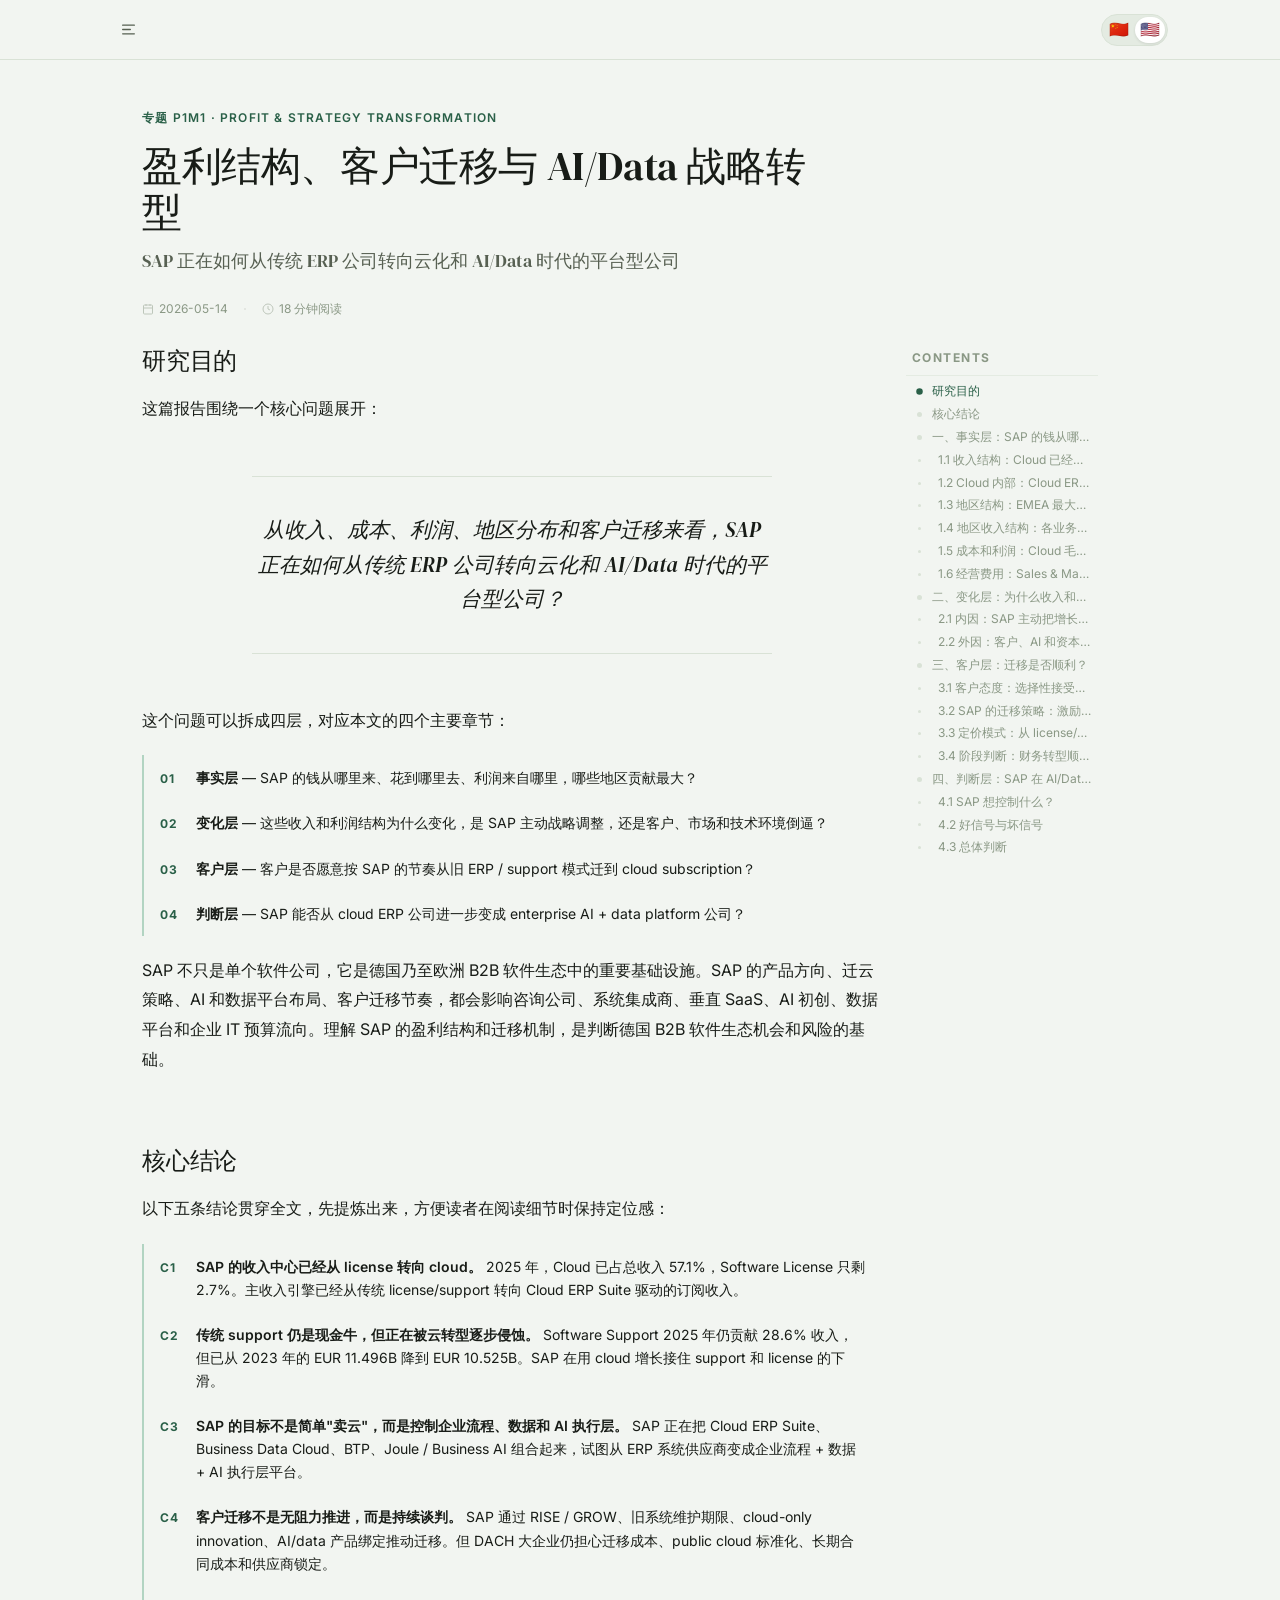
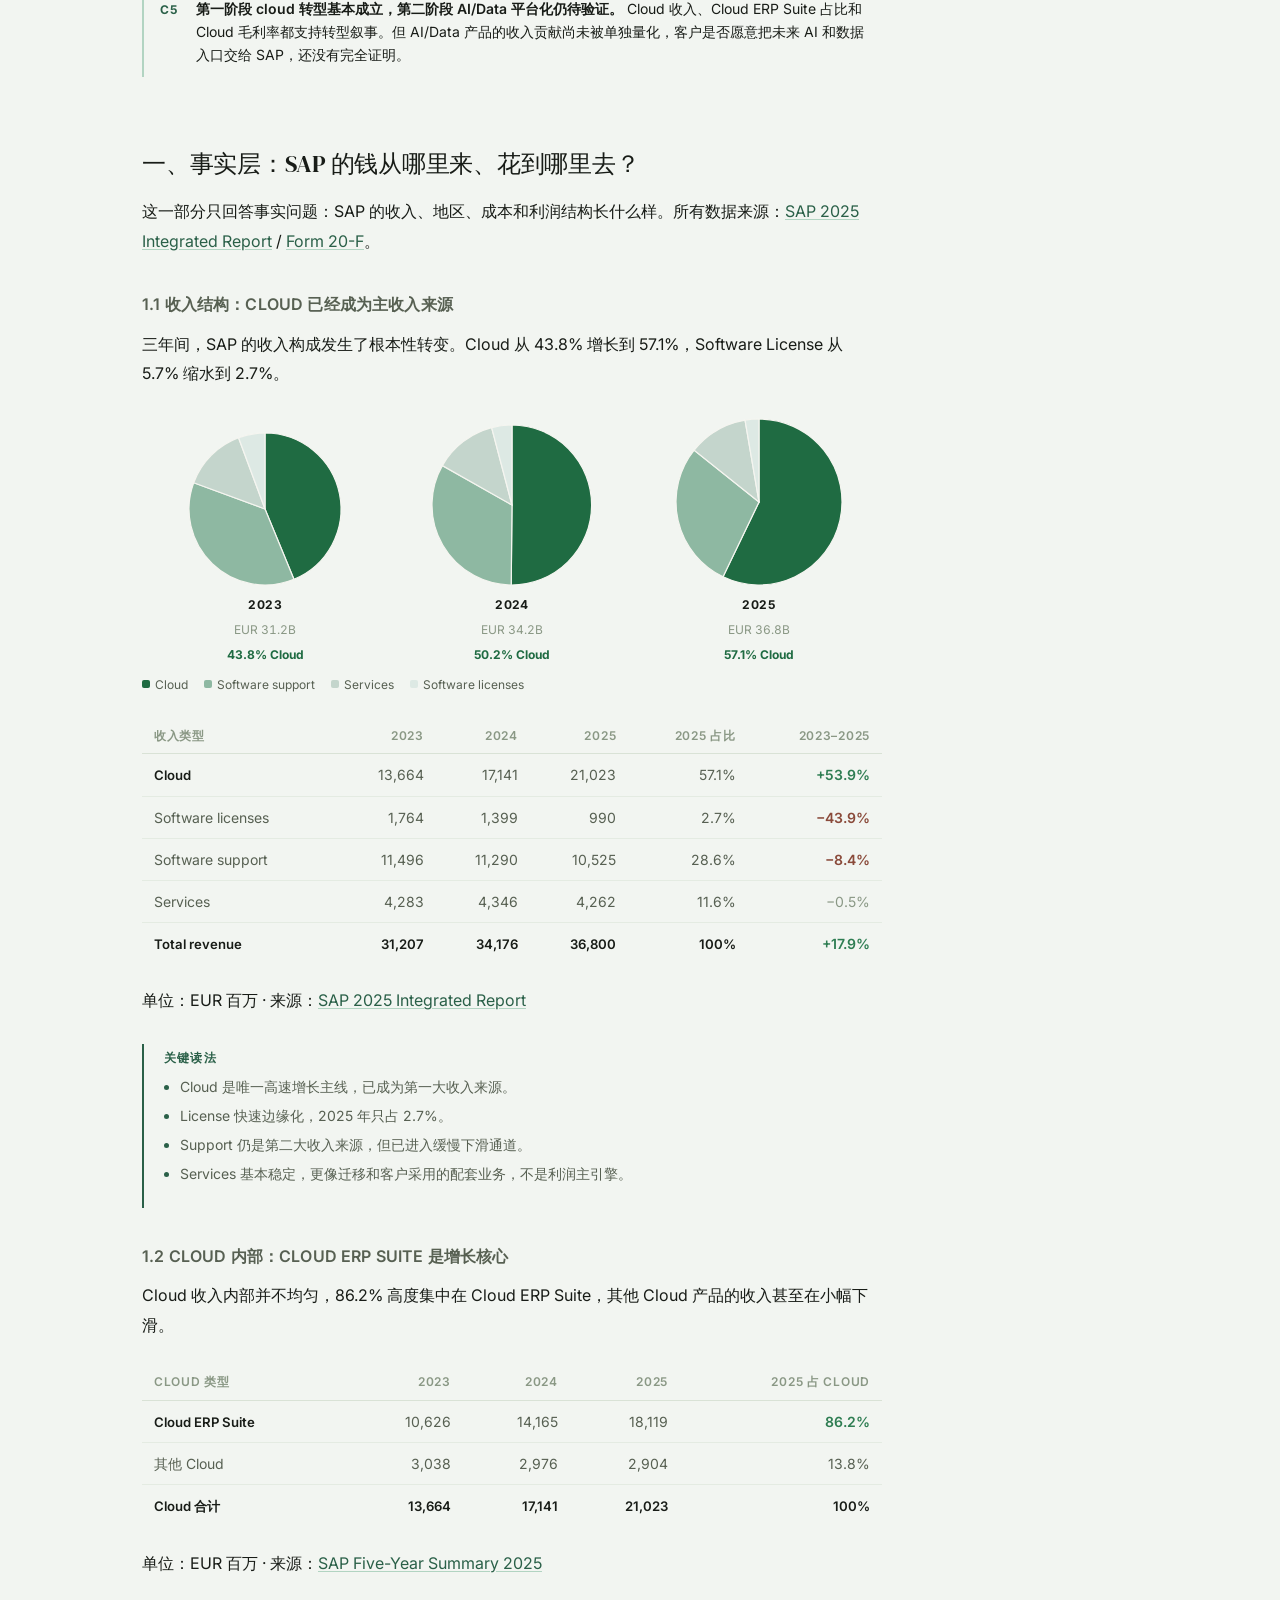
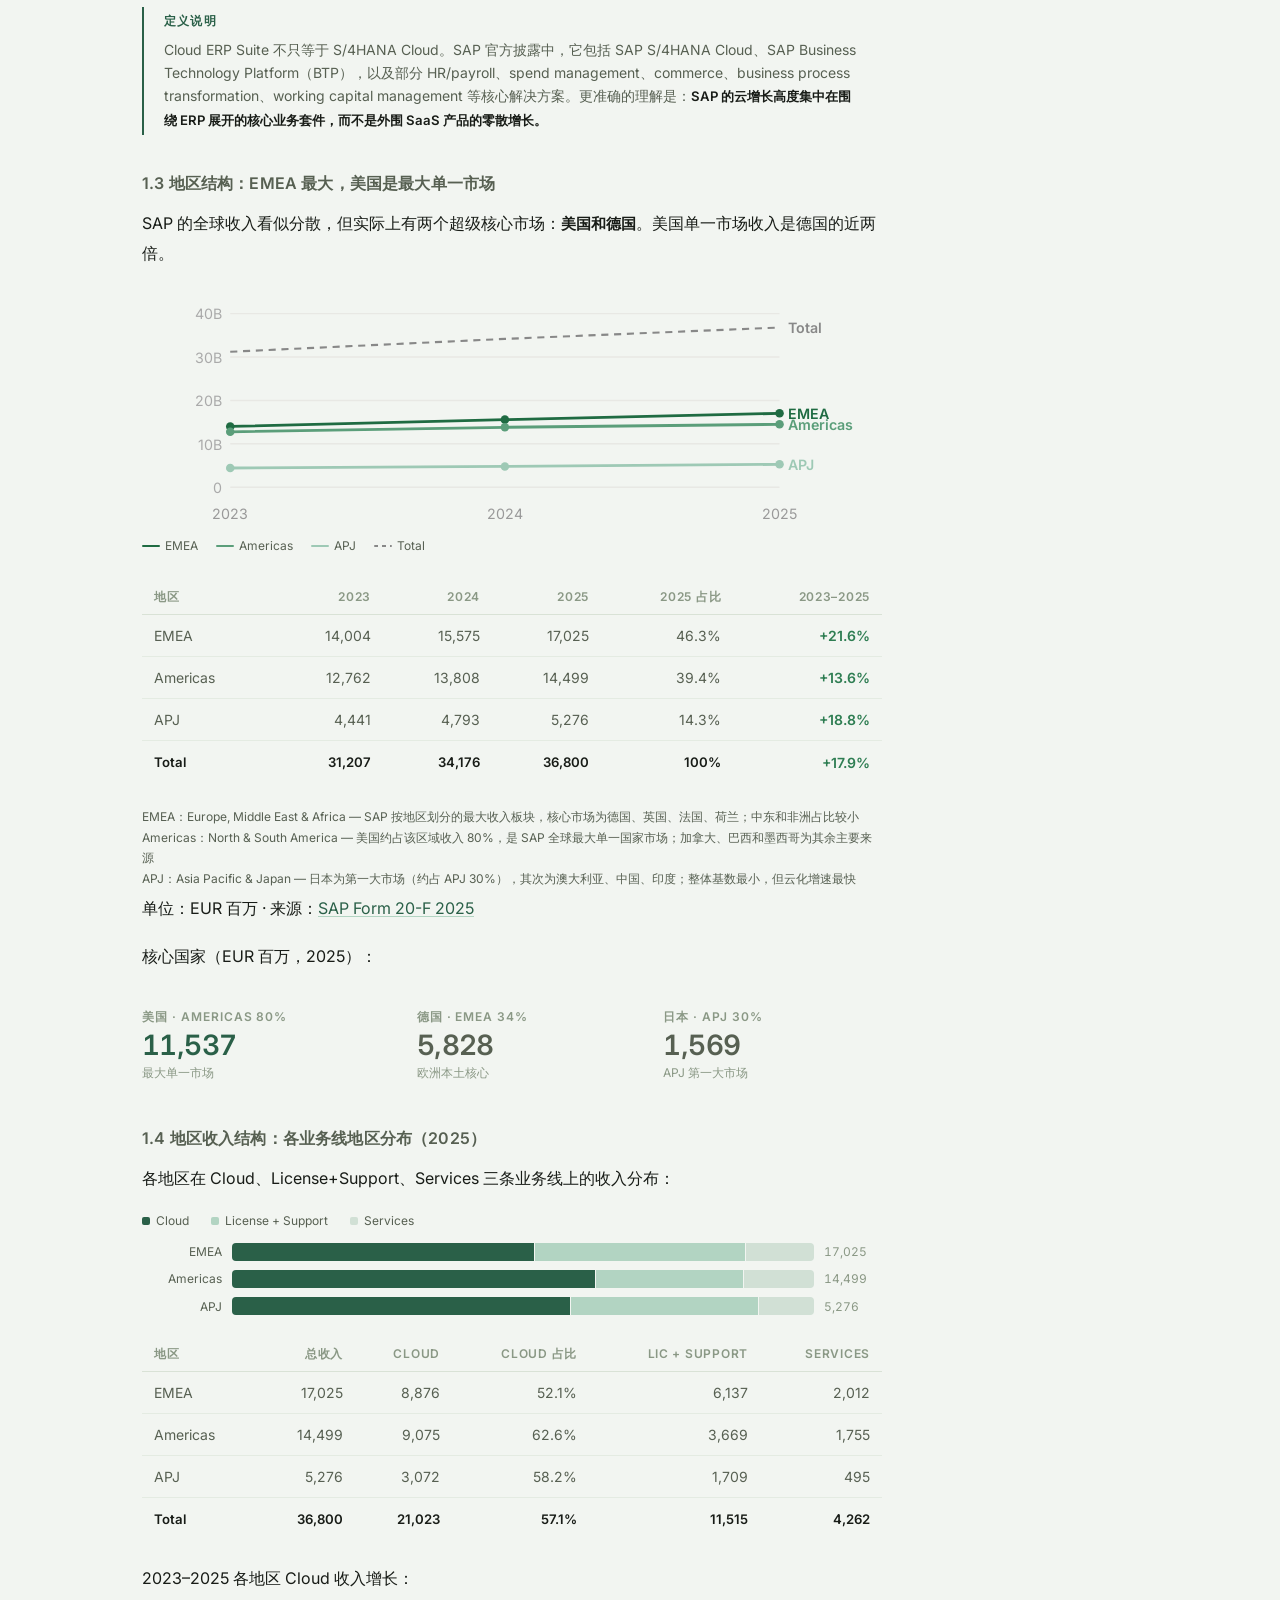
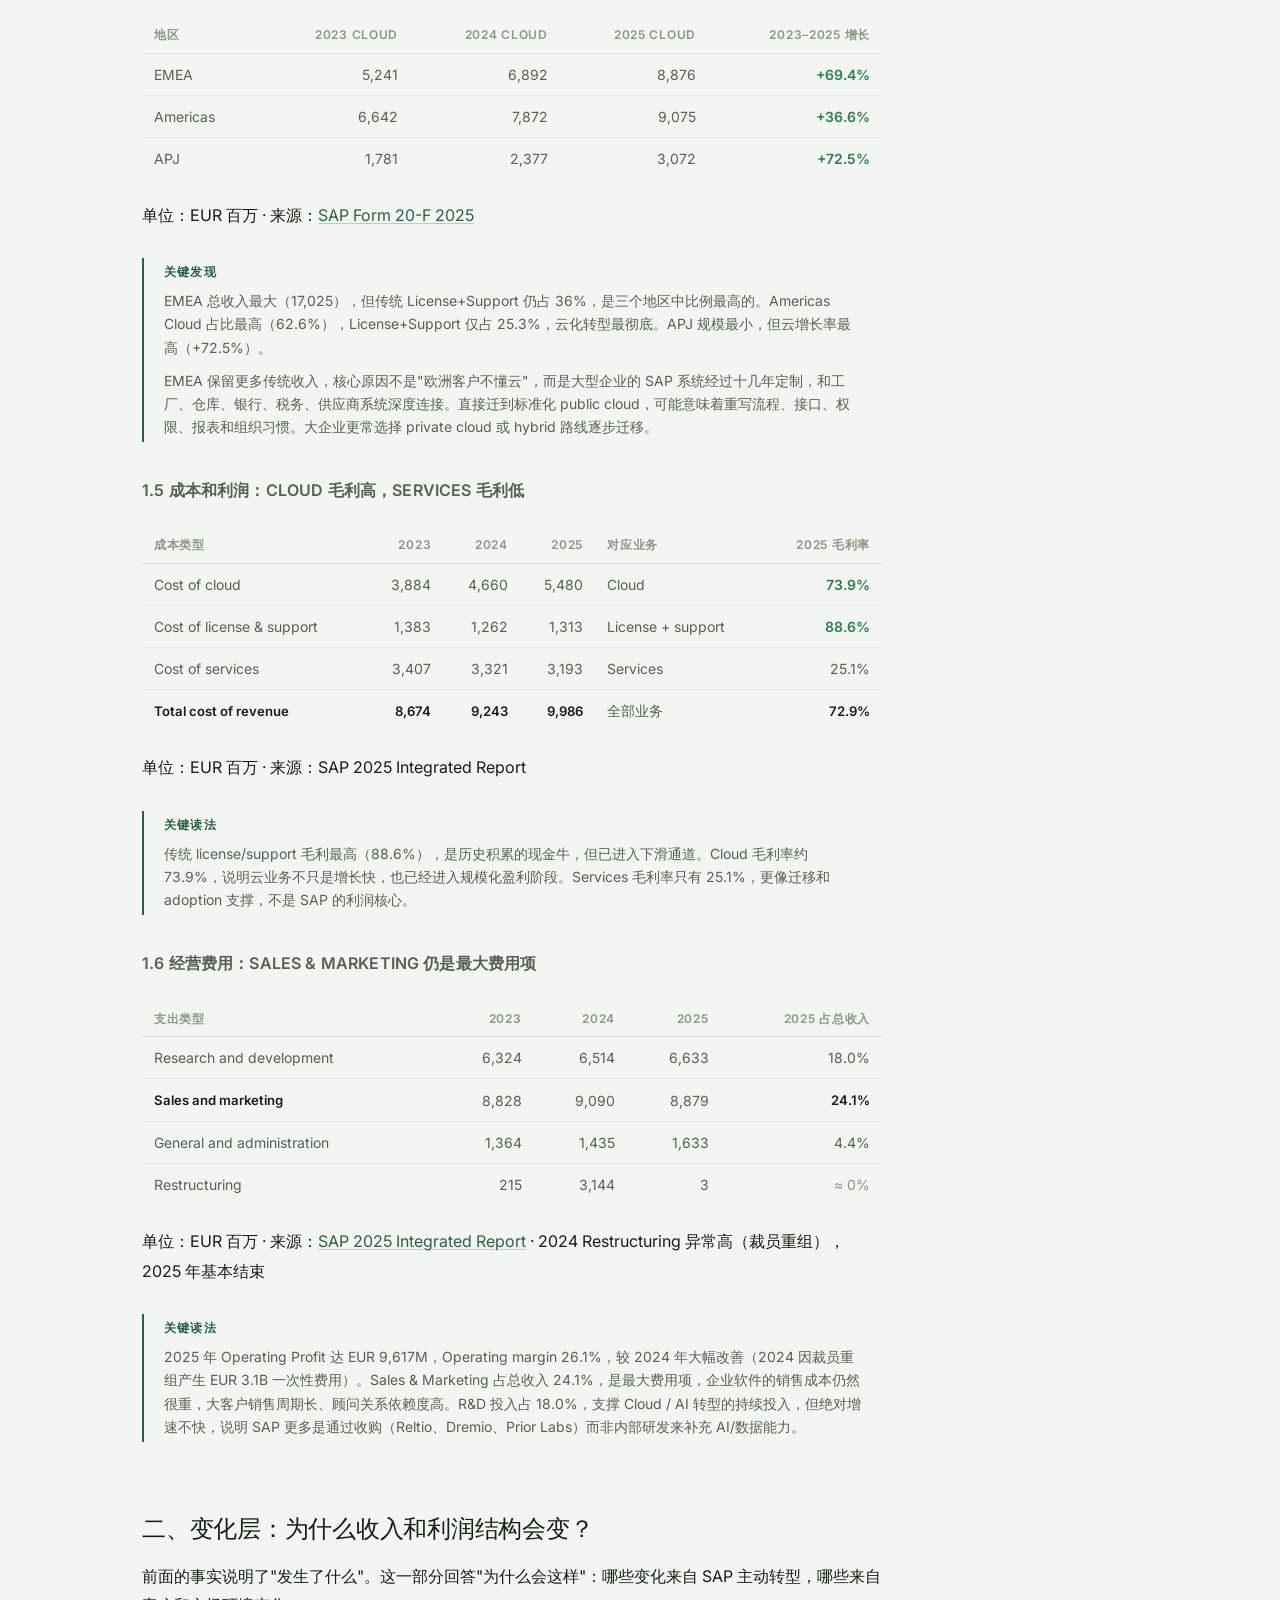
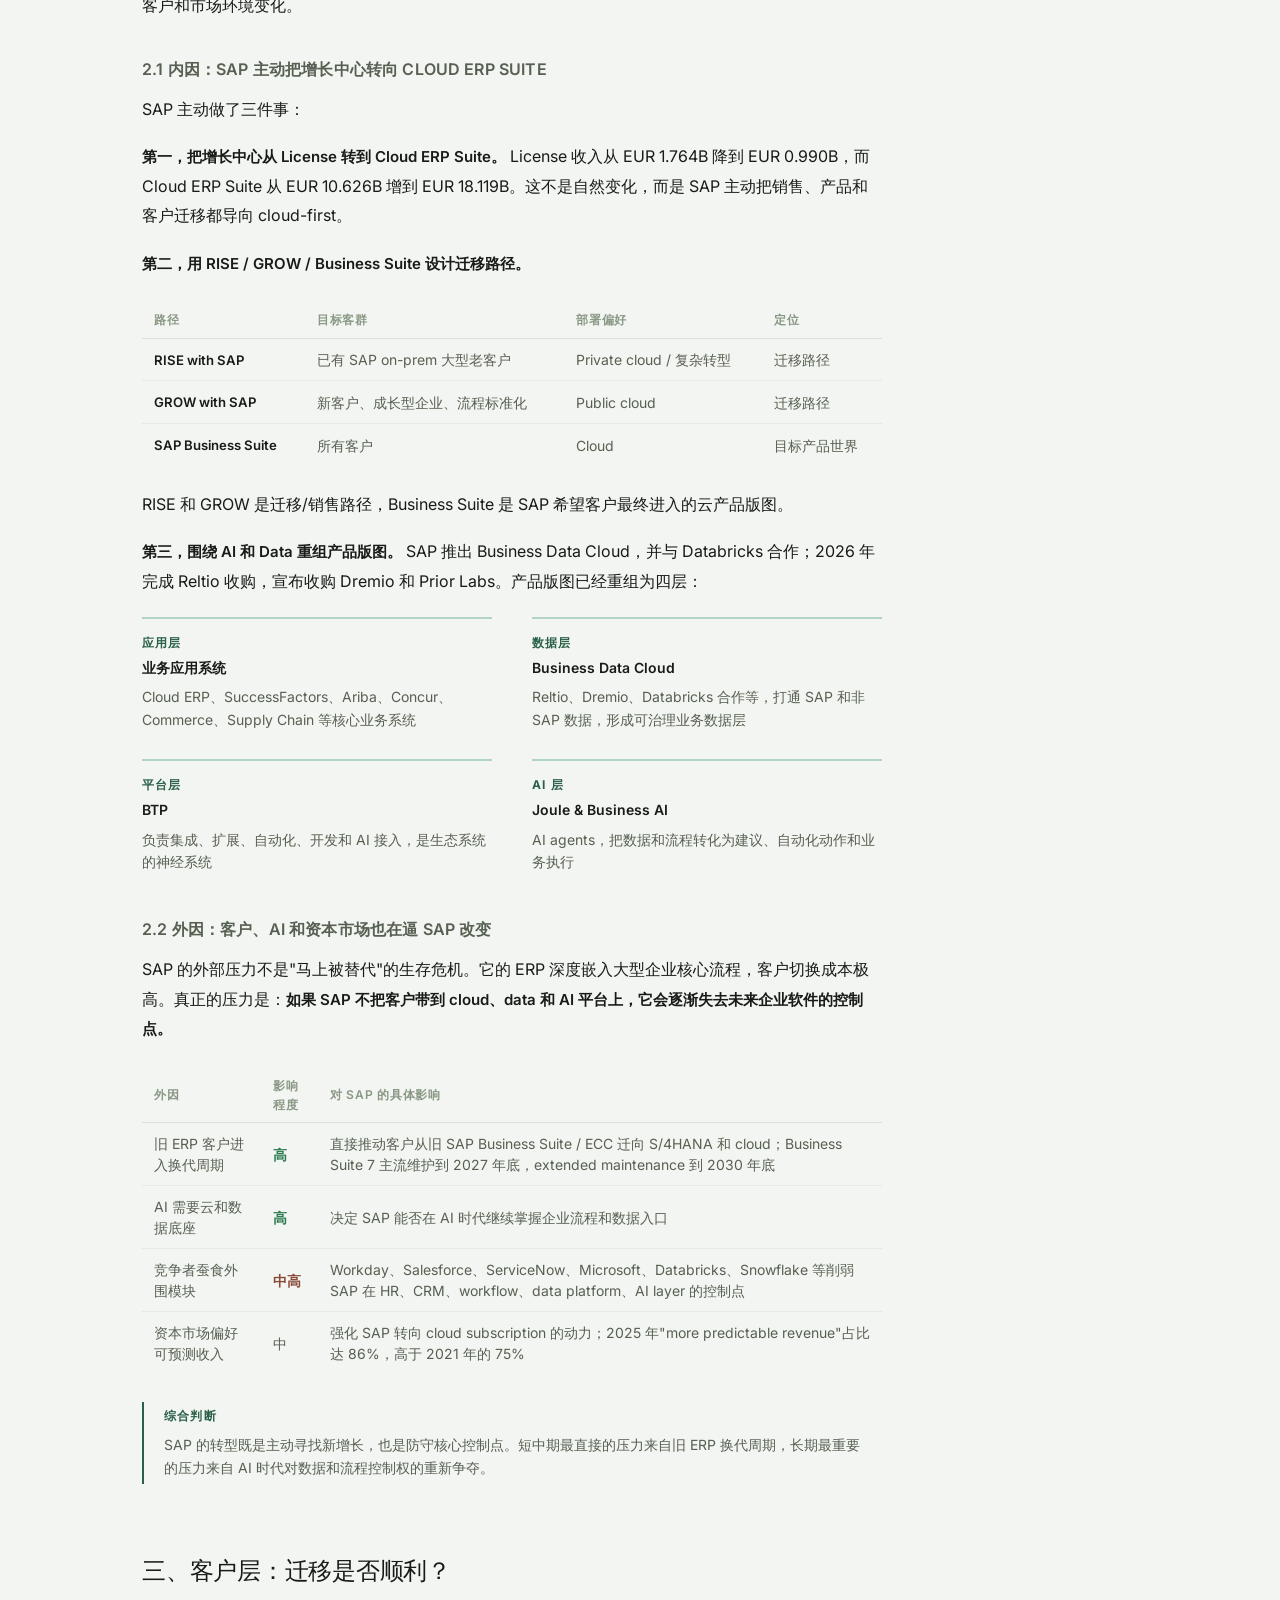
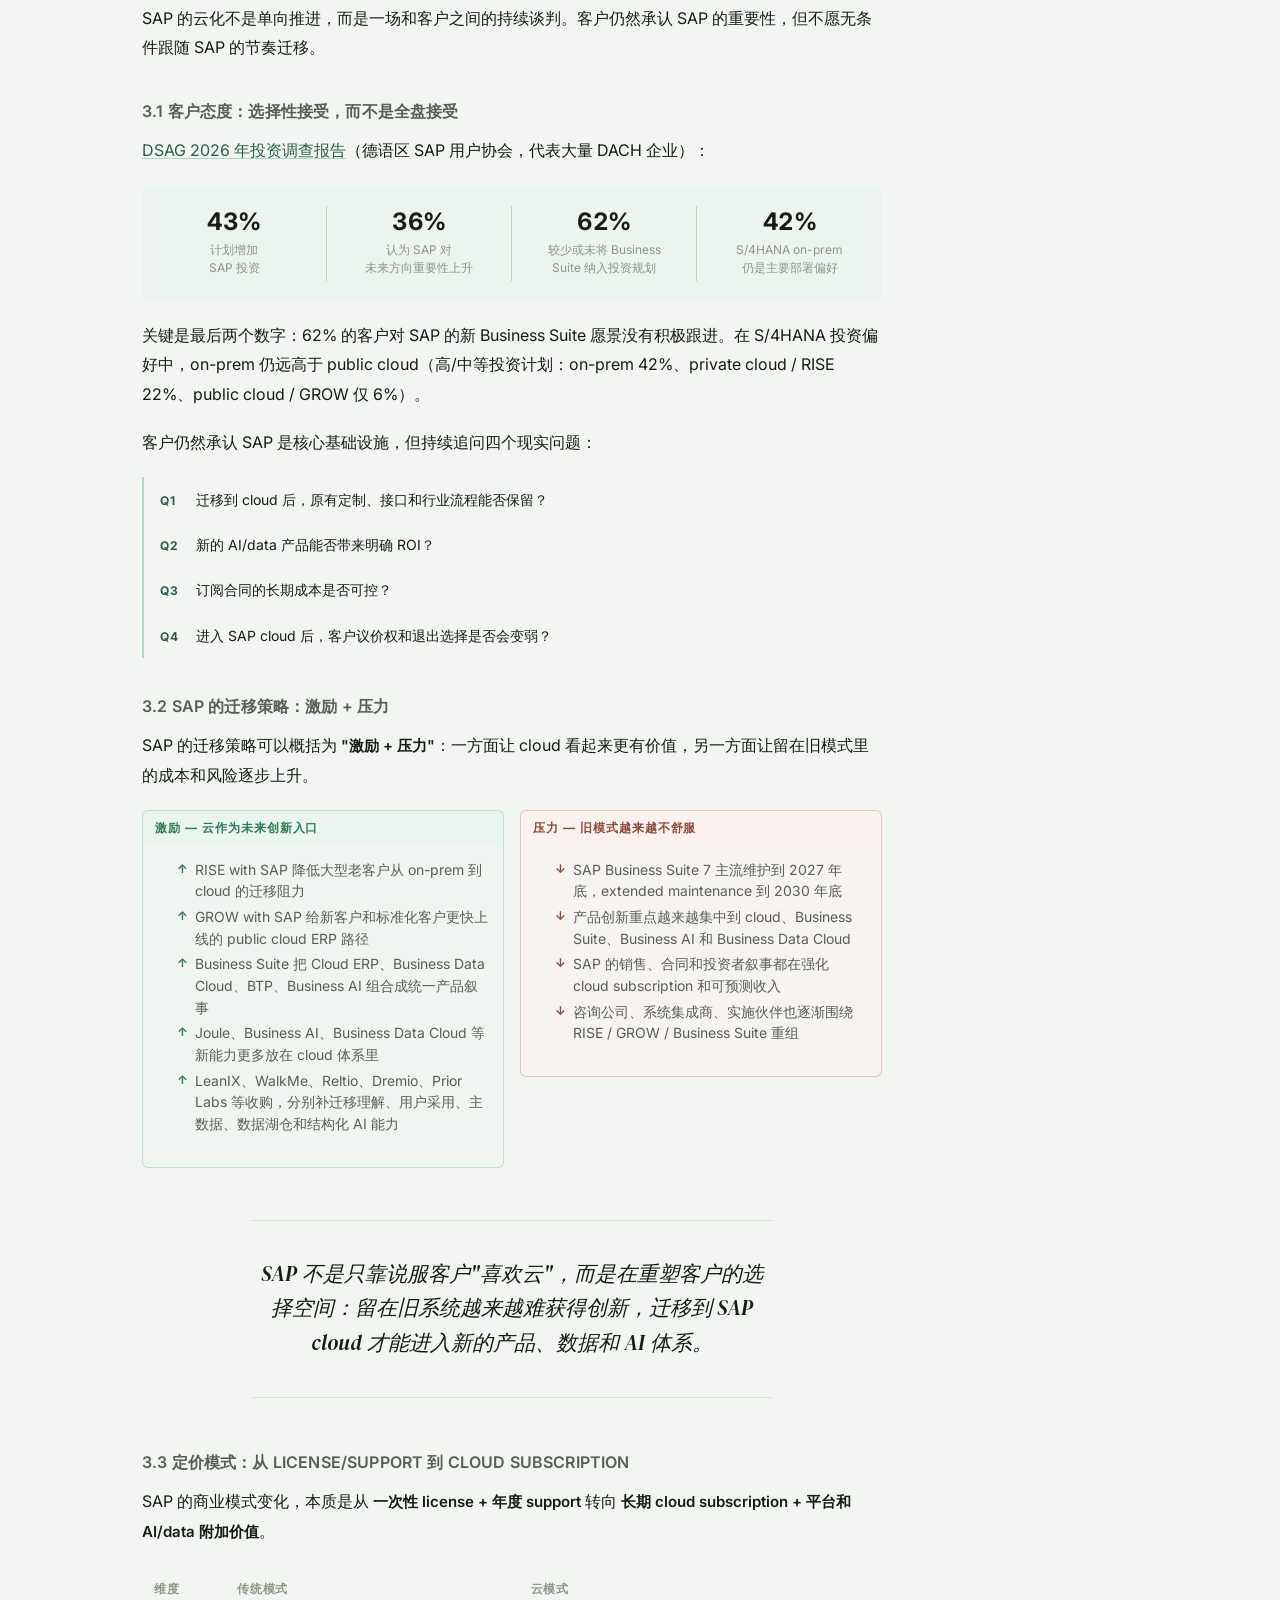
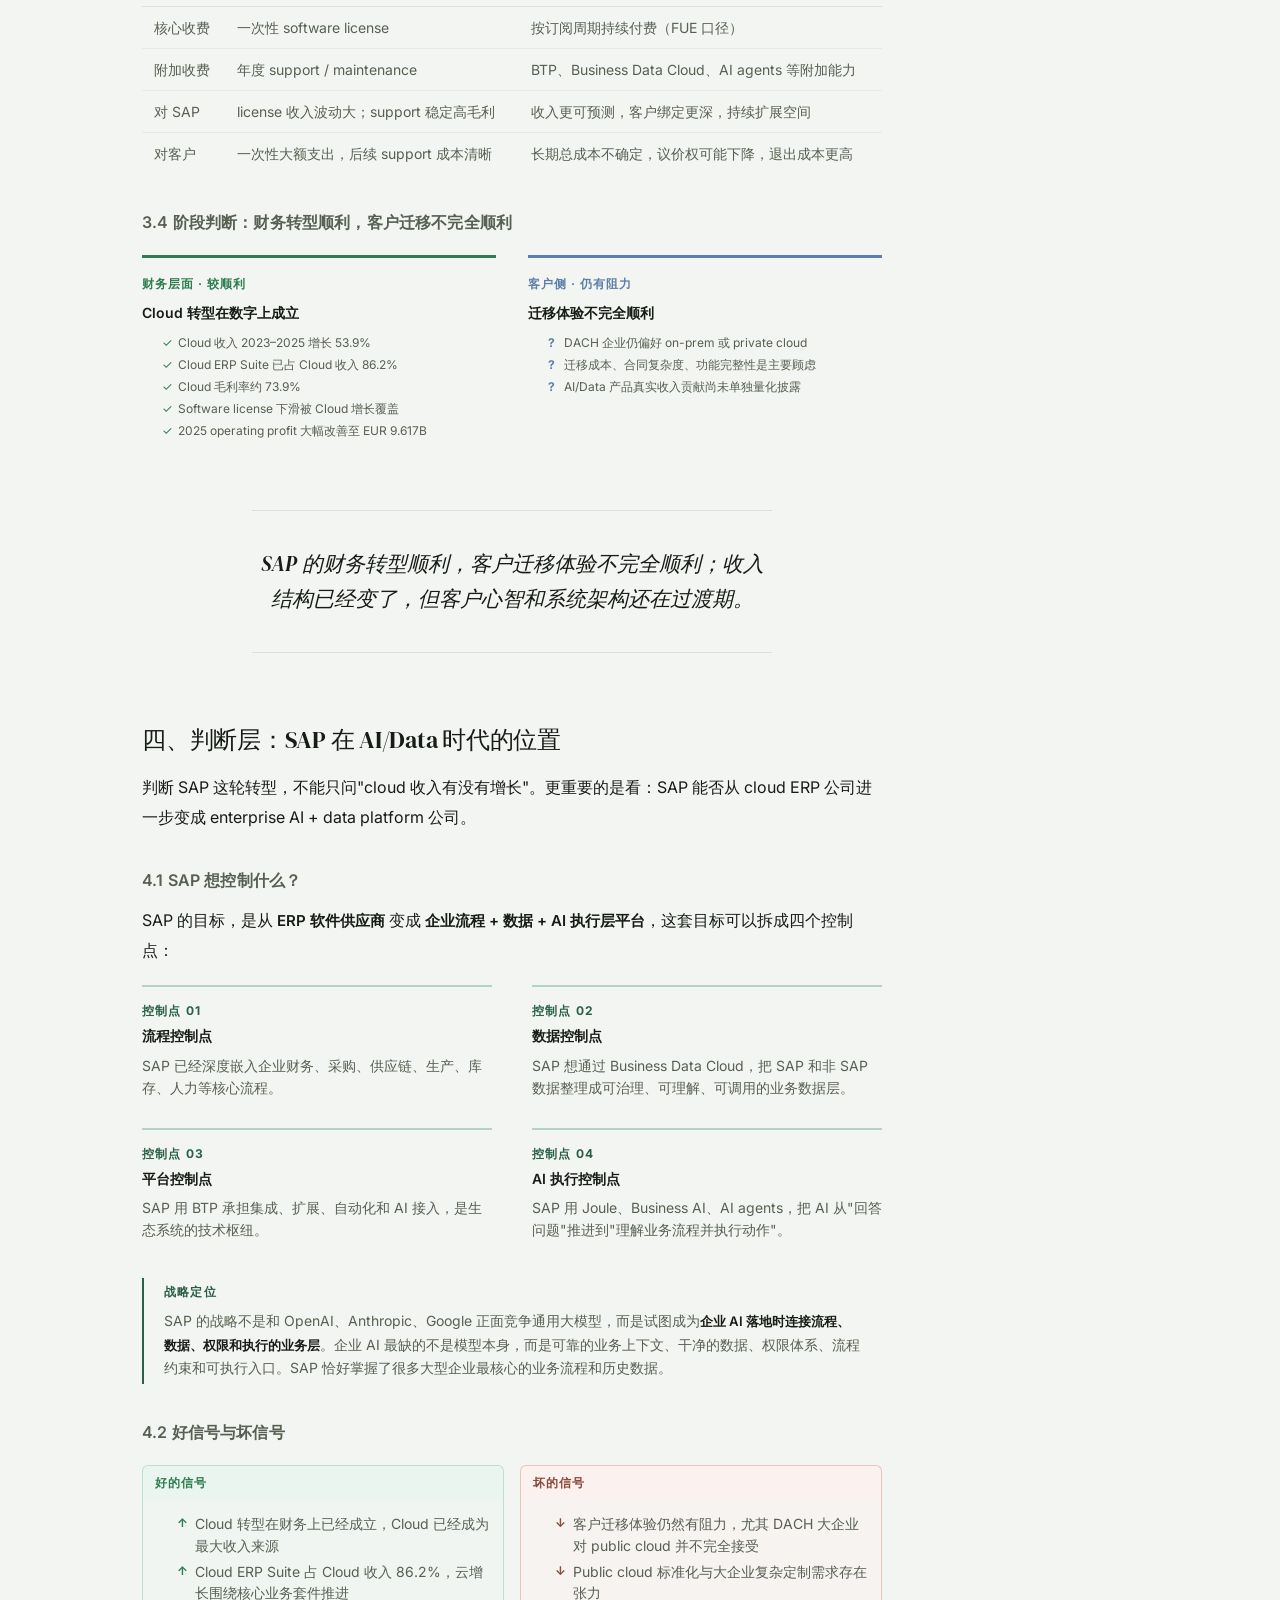
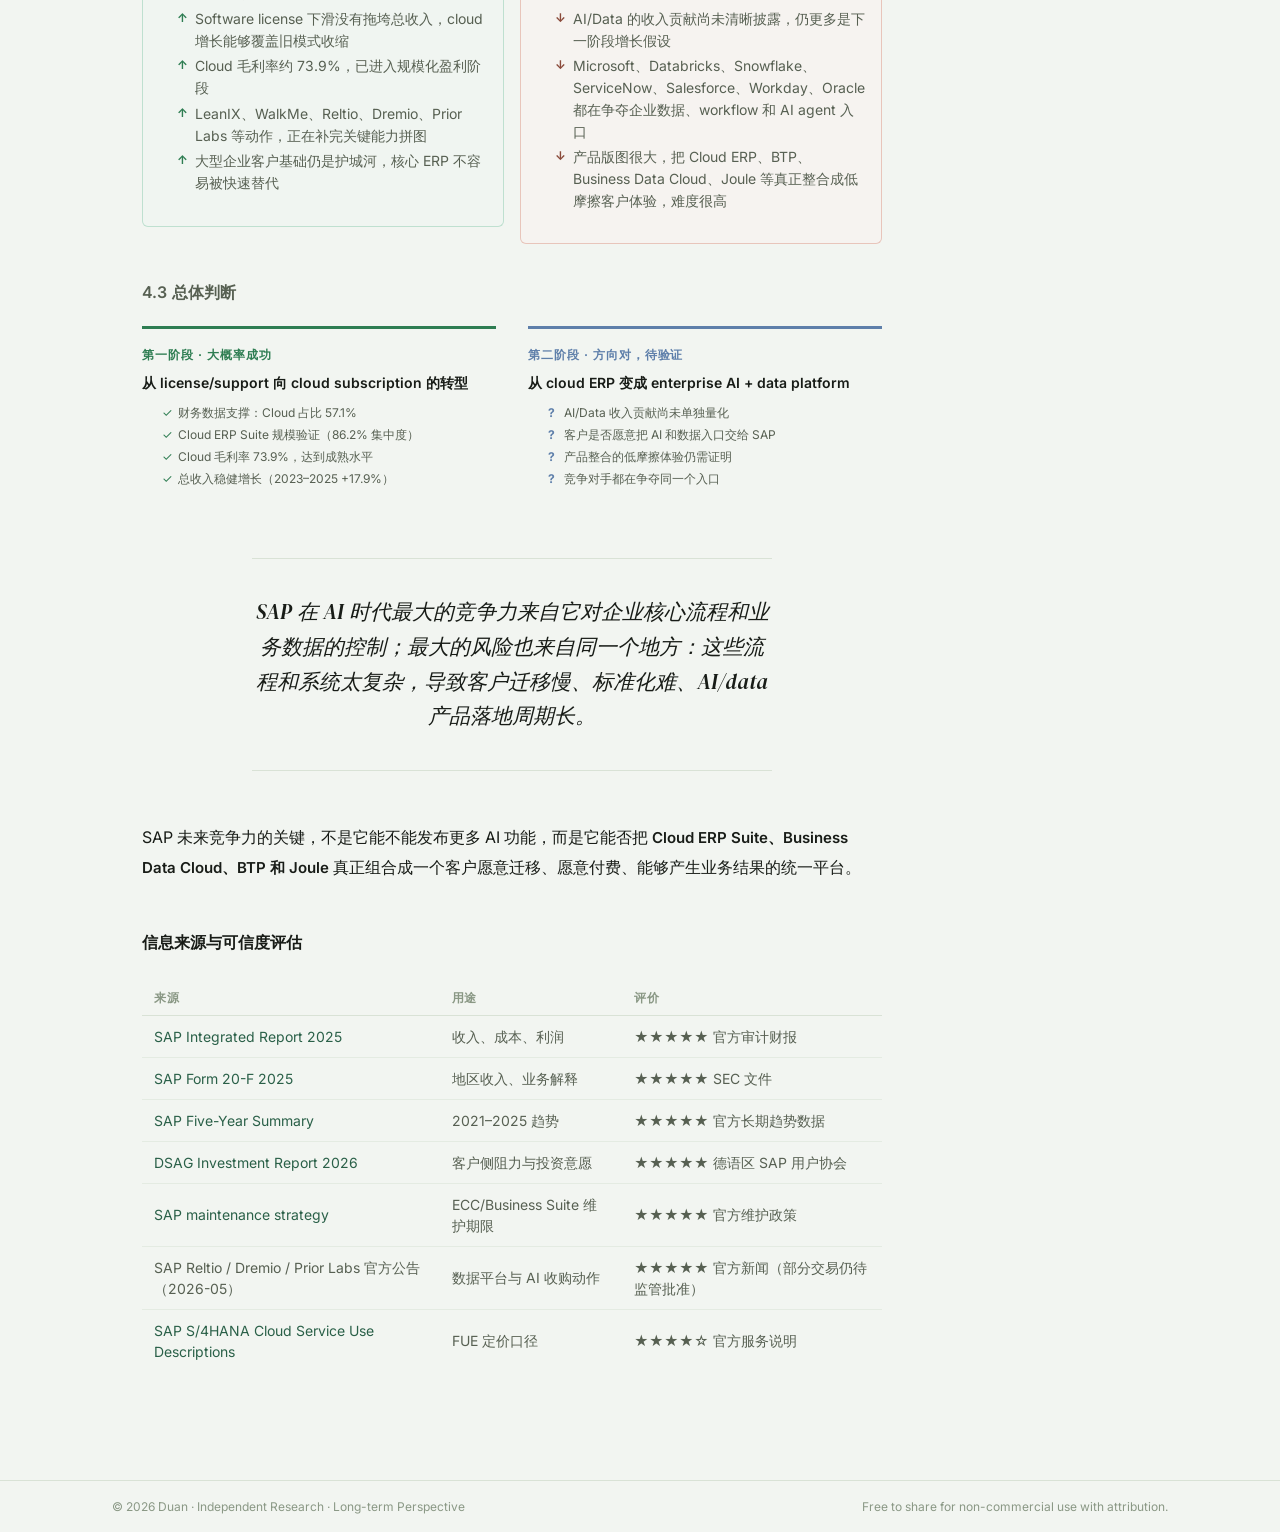
<file: topics/phase1-profit-model.html>
<!DOCTYPE html>
<html lang="zh-CN">
<head>
  <meta charset="UTF-8">
  <meta name="viewport" content="width=device-width, initial-scale=1.0">
  <title>盈利结构、客户迁移与 AI/Data 战略转型 — SAP Research</title>
  <link rel="stylesheet" href="../assets/style.css">
  <style>
    /* ─── Page-scope visualization tokens ─── */
    :root {
      --pos:            #2E7D52;
      --pos-bg:         #EAF5F0;
      --pos-border:     #BFE0D0;
      --neg:            #8A4A3A;
      --neg-bg:         #FBF1EE;
      --neg-border:     #E8C5BB;
      --pending:        #5E7FAA;
      --pending-bg:     #EFF4FB;
      --pending-border: #C2D3EC;
    }

    /* ─── Stat row → borderless number strip ─── */
    .stat-row {
      display: grid;
      grid-template-columns: repeat(3, 1fr);
      gap: 0;
      margin: 28px 0;
      padding: 8px 0;
    }
    .stat-card {
      background: transparent;
      border: none;
      border-radius: 0;
      padding: 0 28px;
      display: flex;
      flex-direction: column;
      gap: 4px;
    }
    .stat-card:first-child { padding-left: 0; }
    .stat-card:last-child  { padding-right: 0; }
    .stat-card.accent      { background: transparent; }
    .stat-label {
      font-size: var(--fs-annotation);
      font-weight: 600;
      letter-spacing: .08em;
      text-transform: uppercase;
      color: var(--text-3);
      font-family: var(--font-sans);
    }
    .stat-value {
      font-size: var(--fs-stat);
      font-weight: 600;
      color: var(--accent);
      letter-spacing: -.02em;
      line-height: 1.1;
      font-variant-numeric: tabular-nums;
      font-family: var(--font-sans);
    }
    .stat-sub {
      font-size: var(--fs-annotation);
      color: var(--text-3);
      line-height: 1.4;
      font-family: var(--font-sans);
    }
    .stat-delta {
      font-size: var(--fs-annotation);
      font-weight: 600;
      color: var(--pos);
      font-family: var(--font-sans);
    }
    .stat-delta.neg { color: var(--neg); }

    /* ─── Horizontal bar chart ─── */
    .bar-chart {
      display: flex;
      flex-direction: column;
      gap: 9px;
      margin: 16px 0 8px;
    }
    .bar-row {
      display: grid;
      grid-template-columns: 136px 1fr 52px;
      gap: 10px;
      align-items: center;
    }
    .bar-label {
      font-size: var(--fs-annotation);
      color: var(--text-2);
      text-align: right;
      line-height: 1.3;
      font-family: var(--font-sans);
    }
    .bar-track {
      height: 6px;
      background: var(--border-light);
      border-radius: 4px;
      overflow: hidden;
    }
    .bar-fill {
      height: 100%;
      border-radius: 4px;
      background: var(--accent);
    }
    .bar-fill.muted { background: var(--accent-border); }
    .bar-fill.faint { background: var(--border); }
    .bar-fill.neg   { background: var(--neg); opacity: .5; }
    .bar-pct {
      font-size: var(--fs-annotation);
      font-weight: 600;
      color: var(--text-2);
      font-variant-numeric: tabular-nums;
      text-align: right;
      font-family: var(--font-sans);
    }
    .chart-caption {
      font-size: var(--fs-annotation);
      color: var(--text-3);
      margin: -2px 0 20px;
      font-family: var(--font-sans);
    }

    /* ─── Region composition stacked bars ─── */
    .region-composition {
      margin: 16px 0 8px;
    }
    .rc-legend {
      display: flex;
      align-items: center;
      gap: 6px;
      margin-bottom: 12px;
      font-size: var(--fs-annotation);
      color: var(--text-2);
      font-family: var(--font-sans);
    }
    .rc-dot {
      width: 8px;
      height: 8px;
      border-radius: 2px;
      flex-shrink: 0;
    }
    .rc-dot.rc-cloud    { background: var(--accent); }
    .rc-dot.rc-support  { background: var(--accent-border); }
    .rc-dot.rc-services { background: #d1e0d5; }
    .rc-row {
      display: grid;
      grid-template-columns: 80px 1fr 58px;
      align-items: center;
      gap: 10px;
      margin-bottom: 8px;
    }
    .rc-label {
      font-size: var(--fs-annotation);
      color: var(--text-2);
      text-align: right;
      font-family: var(--font-sans);
    }
    .rc-bars {
      display: flex;
      height: 18px;
      border-radius: 4px;
      overflow: hidden;
      gap: 1px;
    }
    .rc-seg {
      height: 100%;
      transition: opacity 0.15s;
    }
    .rc-seg:hover { opacity: 0.8; }
    .rc-seg.rc-cloud    { background: var(--accent); }
    .rc-seg.rc-support  { background: var(--accent-border); }
    .rc-seg.rc-services { background: #d1e0d5; }
    .rc-total {
      font-size: var(--fs-annotation);
      color: var(--text-3);
      font-family: var(--font-sans);
      font-variant-numeric: tabular-nums;
    }
    .data-table tr.table-total td {
      border-top: 1px solid var(--border);
      padding-top: 10px;
      color: var(--text-1);
    }

    /* ─── Conclusion list → 纯排版，无白卡片 ─── */
    .conclusion-list {
      display: flex;
      flex-direction: column;
      gap: 0;
      margin: 20px 0;
      border-left: 2px solid var(--accent-border);
    }
    .conclusion-item {
      display: flex;
      gap: 14px;
      align-items: baseline;
      padding: 11px 16px;
      background: transparent;
      border: none;
      border-radius: 0;
    }
    .conclusion-num {
      font-size: var(--fs-annotation);
      font-weight: 700;
      color: var(--accent);
      letter-spacing: .08em;
      text-transform: uppercase;
      flex-shrink: 0;
      width: 22px;
      font-family: var(--font-sans);
    }
    .conclusion-text {
      font-size: var(--fs-ui);
      line-height: 1.65;
      color: var(--text-1);
      font-family: var(--font-sans);
    }
    .conclusion-text strong { font-size: var(--fs-ui); font-weight: 600; }

    /* ─── Signal grid ─── */
    .signal-grid {
      display: grid;
      grid-template-columns: 1fr 1fr;
      gap: 16px;
      margin: 20px 0;
    }
    .signal-col-header {
      font-size: var(--fs-annotation);
      font-weight: 700;
      letter-spacing: .08em;
      text-transform: uppercase;
      padding: 7px 12px;
      border-radius: var(--radius) var(--radius) 0 0;
      font-family: var(--font-sans);
    }
    .signal-col-header.pos {
      color: var(--pos);
      background: var(--pos-bg);
      border: 1px solid var(--pos-border);
      border-bottom: none;
    }
    .signal-col-header.neg {
      color: var(--neg);
      background: var(--neg-bg);
      border: 1px solid var(--neg-border);
      border-bottom: none;
    }
    .signal-col-body {
      padding: 14px;
      border-radius: 0 0 var(--radius) var(--radius);
    }
    .signal-col-body.pos {
      background: rgba(234,245,240,.4);
      border: 1px solid var(--pos-border);
      border-top: none;
    }
    .signal-col-body.neg {
      background: rgba(251,241,238,.4);
      border: 1px solid var(--neg-border);
      border-top: none;
    }
    .signal-list {
      list-style: none;
      display: flex;
      flex-direction: column;
      gap: 8px;
    }
    .signal-list li {
      font-size: var(--fs-ui);
      line-height: 1.55;
      color: var(--text-2);
      padding-left: 18px;
      position: relative;
      font-family: var(--font-sans);
    }
    .signal-list.pos li::before {
      content: '↑';
      position: absolute;
      left: 0;
      color: var(--pos);
      font-size: var(--fs-annotation);
      top: 1px;
      font-weight: 700;
    }
    .signal-list.neg li::before {
      content: '↓';
      position: absolute;
      left: 0;
      color: var(--neg);
      font-size: var(--fs-annotation);
      top: 1px;
      font-weight: 700;
    }

    /* ─── Control points 2×2 → 无框双栏 ─── */
    .control-points {
      display: grid;
      grid-template-columns: 1fr 1fr;
      gap: 20px 40px;
      margin: 20px 0;
    }
    .control-point {
      background: transparent;
      border: none;
      border-top: 2px solid var(--accent-border);
      border-radius: 0;
      padding: 14px 0 8px;
    }
    .control-point-num {
      font-size: var(--fs-annotation);
      font-weight: 700;
      color: var(--accent);
      letter-spacing: .1em;
      text-transform: uppercase;
      margin-bottom: 5px;
      font-family: var(--font-sans);
    }
    .control-point-title {
      font-size: var(--fs-ui);
      font-weight: 600;
      color: var(--text-1);
      margin-bottom: 7px;
      font-family: var(--font-sans);
    }
    .control-point-desc {
      font-size: var(--fs-ui);
      line-height: 1.6;
      color: var(--text-2);
      font-family: var(--font-sans);
    }

    /* ─── DSAG survey stats → accent 横条 ─── */
    .dsag-stats {
      display: grid;
      grid-template-columns: repeat(4, 1fr);
      gap: 0;
      margin: 20px 0;
      background: var(--accent-bg);
      border-radius: var(--radius-lg);
      overflow: hidden;
      padding: 20px 0;
    }
    .dsag-stat {
      background: transparent;
      border: none;
      border-right: 1px solid var(--accent-border);
      border-radius: 0;
      padding: 4px 20px;
      text-align: center;
    }
    .dsag-stat:last-child { border-right: none; }
    .dsag-stat-value {
      font-size: var(--fs-heading);
      font-weight: 700;
      color: var(--text-1);
      letter-spacing: -.02em;
      line-height: 1;
      margin-bottom: 7px;
      font-variant-numeric: tabular-nums;
      font-family: var(--font-sans);
    }
    .dsag-stat-desc {
      font-size: var(--fs-annotation);
      line-height: 1.5;
      color: var(--text-3);
      font-family: var(--font-sans);
    }

    /* ─── Phase assessment → 顶部色线，透明底 ─── */
    .phase-row {
      display: grid;
      grid-template-columns: 1fr 1fr;
      gap: 20px 32px;
      margin: 20px 0;
    }
    .phase-block {
      background: transparent;
      border: none;
      border-top: 3px solid var(--border);
      border-radius: 0;
      padding: 16px 0 0;
    }
    .phase-block.pos     { border-top-color: var(--pos); }
    .phase-block.pending { border-top-color: var(--pending); }
    .phase-header {
      font-size: var(--fs-annotation);
      font-weight: 700;
      letter-spacing: .08em;
      text-transform: uppercase;
      margin-bottom: 8px;
      font-family: var(--font-sans);
    }
    .phase-header.pos     { color: var(--pos); }
    .phase-header.pending { color: var(--pending); }
    .phase-title {
      font-size: var(--fs-ui);
      font-weight: 600;
      color: var(--text-1);
      margin-bottom: 10px;
      font-family: var(--font-sans);
    }
    .phase-items {
      list-style: none;
      display: flex;
      flex-direction: column;
      gap: 6px;
    }
    .phase-items li {
      font-size: var(--fs-annotation);
      line-height: 1.5;
      color: var(--text-2);
      padding-left: 16px;
      position: relative;
      font-family: var(--font-sans);
    }
    .phase-items.pos li::before {
      content: '✓';
      position: absolute;
      left: 0;
      color: var(--pos);
      font-size: var(--fs-annotation);
    }
    .phase-items.pending li::before {
      content: '?';
      position: absolute;
      left: 0;
      color: var(--pending);
      font-size: var(--fs-annotation);
      font-weight: 700;
    }

    /* ─── Source links ─── */
    .source-link {
      color: var(--accent);
      text-decoration: underline;
      text-decoration-color: var(--accent-border);
      text-underline-offset: 2px;
      transition: color var(--transition), text-decoration-color var(--transition);
    }
    .source-link:hover {
      color: var(--accent-hover);
      text-decoration-color: var(--accent);
    }

    /* ─── Floating TOC — sticky panel ─── */
    .toc-panel {
      width: 192px;
      flex-shrink: 0;
      position: sticky;
      top: calc(var(--nav-h) + 24px);
      align-self: flex-start;
      max-height: calc(100vh - var(--nav-h) - 48px);
      opacity: 1;
      transition: none;
    }
    .toc-panel:hover,
    .toc-panel.scroll-dimmed,
    .toc-panel.scroll-dimmed:hover {
      width: 192px;
      opacity: 1;
    }
    .toc-inner {
      min-width: 192px;
      padding: 0;
      max-height: calc(100vh - var(--nav-h) - 48px);
      overflow-y: auto;
    }
    .toc-float-text {
      max-width: 160px;
    }

    /* ─── Remove all section dividers ─── */
    /* h2 — 去掉顶部分割线，保留间距 */
    .article-content h2 {
      border-top: none;
      padding-top: 0;
    }
    /* article header — 去掉底部分割线 */
    .article-header {
      border-bottom: none;
      margin-bottom: 0;
      padding-bottom: 28px;
    }
    /* article-end — 去掉顶部分割线 */
    .article-end {
      border-top: none;
      padding-top: 0;
      margin-top: 48px;
    }

    /* ─── Separator between header and body ─── */
    .article-section-sep {
      width: 40px;
      height: 1px;
      background: var(--border);
      margin: 0 0 44px;
    }

    /* ─── Proportional pie charts ─── */
    .pie-row {
      display: grid;
      grid-template-columns: 1fr 1fr 1fr;
      margin: 28px 0 10px;
    }
    .pie-item {
      display: flex;
      flex-direction: column;
      align-items: center;
      justify-content: flex-end;
      gap: 6px;
    }
    .pie-item svg { display: block; overflow: visible; }
    .pie-year {
      font-size: var(--fs-annotation);
      font-weight: 700;
      color: var(--text-1);
      font-family: var(--font-sans);
      letter-spacing: .04em;
      margin-top: 2px;
    }
    .pie-total {
      font-size: var(--fs-annotation);
      color: var(--text-3);
      font-family: var(--font-sans);
      font-variant-numeric: tabular-nums;
    }
    .pie-cloud-pct {
      font-size: var(--fs-annotation);
      font-weight: 700;
      color: #1F6B42;
      font-family: var(--font-sans);
    }
    .pie-legend {
      display: flex;
      gap: 16px;
      flex-wrap: wrap;
      margin: 2px 0 4px;
    }
    .pie-legend-item {
      display: flex;
      align-items: center;
      gap: 5px;
      font-size: var(--fs-annotation);
      color: var(--text-2);
      font-family: var(--font-sans);
    }
    .pie-legend-dot {
      width: 8px;
      height: 8px;
      border-radius: 2px;
      flex-shrink: 0;
    }

    /* ─── Region definitions ─── */
    .region-defs {
      display: flex;
      flex-direction: column;
      gap: 2px;
      margin: 0 0 8px;
      font-size: var(--fs-annotation);
      color: var(--text-2);
      font-family: var(--font-sans);
      line-height: 1.6;
    }

    /* ─── Line chart ─── */
    .line-chart-wrap {
      margin: 20px 0 6px;
      width: 100%;
    }
    .line-chart-wrap svg { display: block; width: 100%; height: auto; }
    .line-chart-legend {
      display: flex;
      gap: 18px;
      flex-wrap: wrap;
      margin: 6px 0 4px;
    }
    .line-chart-legend-item {
      display: flex;
      align-items: center;
      gap: 5px;
      font-size: var(--fs-annotation);
      color: var(--text-2);
      font-family: var(--font-sans);
    }
    .line-chart-legend-line {
      width: 18px;
      height: 2px;
      border-radius: 1px;
      flex-shrink: 0;
    }
    .line-chart-legend-line.dashed {
      background: repeating-linear-gradient(90deg,#888 0,#888 4px,transparent 4px,transparent 8px);
    }

    /* ─── Responsive overrides ─── */
    @media (max-width: 700px) {
      .stat-row       { grid-template-columns: repeat(2, 1fr); }
      .dsag-stats     { grid-template-columns: repeat(2, 1fr); }
      .signal-grid    { grid-template-columns: 1fr; }
      .control-points { grid-template-columns: 1fr; gap: 0; }
      .phase-row      { grid-template-columns: 1fr; }
      .bar-row        { grid-template-columns: 90px 1fr 44px; }
    }
  </style>
</head>
<body>

  <div id="nav-mount"></div>

  <div class="page-layout">

    <div class="page-content">
      <div class="article-wrap">

        <!-- Article Header -->
        <header class="article-header">
          <div class="article-topic-label">专题 P1M1 · Profit &amp; Strategy Transformation</div>
          <h1 class="article-title">盈利结构、客户迁移与 AI/Data 战略转型</h1>
          <p class="article-subtitle">SAP 正在如何从传统 ERP 公司转向云化和 AI/Data 时代的平台型公司</p>
          <div class="article-meta">
            <span class="article-meta-item">
              <svg width="12" height="12" viewBox="0 0 24 24" fill="none" stroke="currentColor" stroke-width="2"><rect x="3" y="4" width="18" height="18" rx="2"/><line x1="16" y1="2" x2="16" y2="6"/><line x1="8" y1="2" x2="8" y2="6"/><line x1="3" y1="10" x2="21" y2="10"/></svg>
              2026-05-14
            </span>
            <span class="article-meta-divider"></span>
            <span class="article-meta-item">
              <svg width="12" height="12" viewBox="0 0 24 24" fill="none" stroke="currentColor" stroke-width="2"><circle cx="12" cy="12" r="10"/><polyline points="12 6 12 12 16 14"/></svg>
              18 分钟阅读
            </span>
          </div>
        </header>

        <!-- Article Body -->
        <div class="article-body">

          <!-- Main Content -->
          <div class="article-content">

            <!-- ── 研究目的 ── -->
            <h2 id="purpose">研究目的</h2>

            <p>这篇报告围绕一个核心问题展开：</p>

            <blockquote>
              <p>从收入、成本、利润、地区分布和客户迁移来看，SAP 正在如何从传统 ERP 公司转向云化和 AI/Data 时代的平台型公司？</p>
            </blockquote>

            <p>这个问题可以拆成四层，对应本文的四个主要章节：</p>

            <div class="conclusion-list">
              <div class="conclusion-item">
                <div class="conclusion-num">01</div>
                <div class="conclusion-text"><strong>事实层</strong> — SAP 的钱从哪里来、花到哪里去、利润来自哪里，哪些地区贡献最大？</div>
              </div>
              <div class="conclusion-item">
                <div class="conclusion-num">02</div>
                <div class="conclusion-text"><strong>变化层</strong> — 这些收入和利润结构为什么变化，是 SAP 主动战略调整，还是客户、市场和技术环境倒逼？</div>
              </div>
              <div class="conclusion-item">
                <div class="conclusion-num">03</div>
                <div class="conclusion-text"><strong>客户层</strong> — 客户是否愿意按 SAP 的节奏从旧 ERP / support 模式迁到 cloud subscription？</div>
              </div>
              <div class="conclusion-item">
                <div class="conclusion-num">04</div>
                <div class="conclusion-text"><strong>判断层</strong> — SAP 能否从 cloud ERP 公司进一步变成 enterprise AI + data platform 公司？</div>
              </div>
            </div>

            <p>SAP 不只是单个软件公司，它是德国乃至欧洲 B2B 软件生态中的重要基础设施。SAP 的产品方向、迁云策略、AI 和数据平台布局、客户迁移节奏，都会影响咨询公司、系统集成商、垂直 SaaS、AI 初创、数据平台和企业 IT 预算流向。理解 SAP 的盈利结构和迁移机制，是判断德国 B2B 软件生态机会和风险的基础。</p>

            <!-- ── 核心结论 ── -->
            <h2 id="conclusions">核心结论</h2>

            <p>以下五条结论贯穿全文，先提炼出来，方便读者在阅读细节时保持定位感：</p>

            <div class="conclusion-list">
              <div class="conclusion-item">
                <div class="conclusion-num">C1</div>
                <div class="conclusion-text"><strong>SAP 的收入中心已经从 license 转向 cloud。</strong> 2025 年，Cloud 已占总收入 57.1%，Software License 只剩 2.7%。主收入引擎已经从传统 license/support 转向 Cloud ERP Suite 驱动的订阅收入。</div>
              </div>
              <div class="conclusion-item">
                <div class="conclusion-num">C2</div>
                <div class="conclusion-text"><strong>传统 support 仍是现金牛，但正在被云转型逐步侵蚀。</strong> Software Support 2025 年仍贡献 28.6% 收入，但已从 2023 年的 EUR 11.496B 降到 EUR 10.525B。SAP 在用 cloud 增长接住 support 和 license 的下滑。</div>
              </div>
              <div class="conclusion-item">
                <div class="conclusion-num">C3</div>
                <div class="conclusion-text"><strong>SAP 的目标不是简单"卖云"，而是控制企业流程、数据和 AI 执行层。</strong> SAP 正在把 Cloud ERP Suite、Business Data Cloud、BTP、Joule / Business AI 组合起来，试图从 ERP 系统供应商变成企业流程 + 数据 + AI 执行层平台。</div>
              </div>
              <div class="conclusion-item">
                <div class="conclusion-num">C4</div>
                <div class="conclusion-text"><strong>客户迁移不是无阻力推进，而是持续谈判。</strong> SAP 通过 RISE / GROW、旧系统维护期限、cloud-only innovation、AI/data 产品绑定推动迁移。但 DACH 大企业仍担心迁移成本、public cloud 标准化、长期合同成本和供应商锁定。</div>
              </div>
              <div class="conclusion-item">
                <div class="conclusion-num">C5</div>
                <div class="conclusion-text"><strong>第一阶段 cloud 转型基本成立，第二阶段 AI/Data 平台化仍待验证。</strong> Cloud 收入、Cloud ERP Suite 占比和 Cloud 毛利率都支持转型叙事。但 AI/Data 产品的收入贡献尚未被单独量化，客户是否愿意把未来 AI 和数据入口交给 SAP，还没有完全证明。</div>
              </div>
            </div>

            <!-- ══════════════════════════════════════════ -->
            <!-- SECTION 1: FACTS                          -->
            <!-- ══════════════════════════════════════════ -->
            <h2 id="facts">一、事实层：SAP 的钱从哪里来、花到哪里去？</h2>

            <p>这一部分只回答事实问题：SAP 的收入、地区、成本和利润结构长什么样。所有数据来源：<a href="https://www.sap.com/integrated-reports/2025/en/datahub/financial-data.html" target="_blank" class="source-link">SAP 2025 Integrated Report</a> / <a href="https://www.sec.gov/Archives/edgar/data/1000184/000110465926020058/sap-20251231x20f.htm" target="_blank" class="source-link">Form 20-F</a>。</p>

            <!-- 1.1 收入结构 -->
            <h3 id="revenue-structure">1.1 收入结构：Cloud 已经成为主收入来源</h3>

            <p>三年间，SAP 的收入构成发生了根本性转变。Cloud 从 43.8% 增长到 57.1%，Software License 从 5.7% 缩水到 2.7%。</p>

            <!-- Proportional pie charts -->
            <div class="pie-row" id="revenue-pie-charts"></div>
            <div class="pie-legend">
              <div class="pie-legend-item"><div class="pie-legend-dot" style="background:#1F6B42"></div>Cloud</div>
              <div class="pie-legend-item"><div class="pie-legend-dot" style="background:#8EB8A2"></div>Software support</div>
              <div class="pie-legend-item"><div class="pie-legend-dot" style="background:#C4D5CC"></div>Services</div>
              <div class="pie-legend-item"><div class="pie-legend-dot" style="background:#DDE9E4"></div>Software licenses</div>
            </div>
            <script>
            (function () {
              var data = [
                { year: '2023', total: 31207, segs: [13664, 11496, 4283, 1764] },
                { year: '2024', total: 34176, segs: [17141, 11290, 4346, 1399] },
                { year: '2025', total: 36800, segs: [21023, 10525, 4262, 990]  },
              ];
              var fills = ['#1F6B42', '#8EB8A2', '#C4D5CC', '#DDE9E4'];
              var baseR = 76;
              var baseTotal = data[0].total;

              function pt(cx, cy, r, deg) {
                var rad = (deg - 90) * Math.PI / 180;
                return { x: cx + r * Math.cos(rad), y: cy + r * Math.sin(rad) };
              }

              function slice(cx, cy, r, a0, a1) {
                var s = pt(cx, cy, r, a0);
                var e = pt(cx, cy, r, a1);
                var large = (a1 - a0 > 180) ? 1 : 0;
                return 'M ' + cx + ' ' + cy +
                       ' L ' + s.x.toFixed(2) + ' ' + s.y.toFixed(2) +
                       ' A ' + r + ' ' + r + ' 0 ' + large + ' 1 ' +
                       e.x.toFixed(2) + ' ' + e.y.toFixed(2) + ' Z';
              }

              var container = document.getElementById('revenue-pie-charts');
              data.forEach(function (d) {
                var r = Math.round(baseR * Math.sqrt(d.total / baseTotal));
                var pad = 2;
                var dim = (r + pad) * 2;
                var cx = r + pad, cy = r + pad;
                var cloudPct = ((d.segs[0] / d.total) * 100).toFixed(1);

                var paths = '';
                var angle = 0;
                d.segs.forEach(function (v, i) {
                  var sweep = (v / d.total) * 360;
                  var end = angle + sweep;
                  paths += '<path d="' + slice(cx, cy, r, angle, end) +
                           '" fill="' + fills[i] + '" stroke="#F5F5F0" stroke-width="1.2"/>';
                  angle = end;
                });

                var item = document.createElement('div');
                item.className = 'pie-item';
                item.innerHTML =
                  '<svg width="' + dim + '" height="' + dim + '" viewBox="0 0 ' + dim + ' ' + dim + '">' +
                  paths + '</svg>' +
                  '<div class="pie-year">' + d.year + '</div>' +
                  '<div class="pie-total">EUR ' + (d.total / 1000).toFixed(1) + 'B</div>' +
                  '<div class="pie-cloud-pct">' + cloudPct + '% Cloud</div>';
                container.appendChild(item);
              });
            })();
            </script>

            <table class="data-table">
              <thead>
                <tr>
                  <th>收入类型</th>
                  <th style="text-align:right">2023</th>
                  <th style="text-align:right">2024</th>
                  <th style="text-align:right">2025</th>
                  <th style="text-align:right">2025 占比</th>
                  <th style="text-align:right">2023–2025</th>
                </tr>
              </thead>
              <tbody>
                <tr>
                  <td><strong>Cloud</strong></td>
                  <td style="text-align:right">13,664</td>
                  <td style="text-align:right">17,141</td>
                  <td style="text-align:right">21,023</td>
                  <td style="text-align:right">57.1%</td>
                  <td style="text-align:right;color:var(--pos);font-weight:600">+53.9%</td>
                </tr>
                <tr>
                  <td>Software licenses</td>
                  <td style="text-align:right">1,764</td>
                  <td style="text-align:right">1,399</td>
                  <td style="text-align:right">990</td>
                  <td style="text-align:right">2.7%</td>
                  <td style="text-align:right;color:var(--neg);font-weight:600">−43.9%</td>
                </tr>
                <tr>
                  <td>Software support</td>
                  <td style="text-align:right">11,496</td>
                  <td style="text-align:right">11,290</td>
                  <td style="text-align:right">10,525</td>
                  <td style="text-align:right">28.6%</td>
                  <td style="text-align:right;color:var(--neg);font-weight:600">−8.4%</td>
                </tr>
                <tr>
                  <td>Services</td>
                  <td style="text-align:right">4,283</td>
                  <td style="text-align:right">4,346</td>
                  <td style="text-align:right">4,262</td>
                  <td style="text-align:right">11.6%</td>
                  <td style="text-align:right;color:var(--text-3)">−0.5%</td>
                </tr>
                <tr>
                  <td><strong>Total revenue</strong></td>
                  <td style="text-align:right"><strong>31,207</strong></td>
                  <td style="text-align:right"><strong>34,176</strong></td>
                  <td style="text-align:right"><strong>36,800</strong></td>
                  <td style="text-align:right"><strong>100%</strong></td>
                  <td style="text-align:right;color:var(--pos);font-weight:600">+17.9%</td>
                </tr>
              </tbody>
            </table>
            <p class="chart-caption">单位：EUR 百万 · 来源：<a href="https://www.sap.com/integrated-reports/2025/en/datahub/financial-data.html" target="_blank" class="source-link">SAP 2025 Integrated Report</a></p>

            <div class="callout">
              <div class="callout-label">关键读法</div>
              <ul>
                <li>Cloud 是唯一高速增长主线，已成为第一大收入来源。</li>
                <li>License 快速边缘化，2025 年只占 2.7%。</li>
                <li>Support 仍是第二大收入来源，但已进入缓慢下滑通道。</li>
                <li>Services 基本稳定，更像迁移和客户采用的配套业务，不是利润主引擎。</li>
              </ul>
            </div>

            <!-- 1.2 Cloud ERP Suite -->
            <h3 id="cloud-erp-suite">1.2 Cloud 内部：Cloud ERP Suite 是增长核心</h3>

            <p>Cloud 收入内部并不均匀，86.2% 高度集中在 Cloud ERP Suite，其他 Cloud 产品的收入甚至在小幅下滑。</p>

            <table class="data-table">
              <thead>
                <tr>
                  <th>Cloud 类型</th>
                  <th style="text-align:right">2023</th>
                  <th style="text-align:right">2024</th>
                  <th style="text-align:right">2025</th>
                  <th style="text-align:right">2025 占 Cloud</th>
                </tr>
              </thead>
              <tbody>
                <tr>
                  <td><strong>Cloud ERP Suite</strong></td>
                  <td style="text-align:right">10,626</td>
                  <td style="text-align:right">14,165</td>
                  <td style="text-align:right">18,119</td>
                  <td style="text-align:right;color:var(--pos);font-weight:600">86.2%</td>
                </tr>
                <tr>
                  <td>其他 Cloud</td>
                  <td style="text-align:right">3,038</td>
                  <td style="text-align:right">2,976</td>
                  <td style="text-align:right">2,904</td>
                  <td style="text-align:right">13.8%</td>
                </tr>
                <tr>
                  <td><strong>Cloud 合计</strong></td>
                  <td style="text-align:right"><strong>13,664</strong></td>
                  <td style="text-align:right"><strong>17,141</strong></td>
                  <td style="text-align:right"><strong>21,023</strong></td>
                  <td style="text-align:right"><strong>100%</strong></td>
                </tr>
              </tbody>
            </table>
            <p class="chart-caption">单位：EUR 百万 · 来源：<a href="https://www.sap.com/integrated-reports/2025/en/datahub/financial-data/five-year-summary.html" target="_blank" class="source-link">SAP Five-Year Summary 2025</a></p>

            <div class="callout">
              <div class="callout-label">定义说明</div>
              <p>Cloud ERP Suite 不只等于 S/4HANA Cloud。SAP 官方披露中，它包括 SAP S/4HANA Cloud、SAP Business Technology Platform（BTP），以及部分 HR/payroll、spend management、commerce、business process transformation、working capital management 等核心解决方案。更准确的理解是：<strong>SAP 的云增长高度集中在围绕 ERP 展开的核心业务套件，而不是外围 SaaS 产品的零散增长。</strong></p>
            </div>

            <!-- 1.3 地区结构 -->
            <h3 id="regional">1.3 地区结构：EMEA 最大，美国是最大单一市场</h3>

            <p>SAP 的全球收入看似分散，但实际上有两个超级核心市场：<strong>美国和德国</strong>。美国单一市场收入是德国的近两倍。</p>

            <!-- Regional revenue line chart -->
            <div class="line-chart-wrap">
              <svg id="regional-line-chart" viewBox="0 0 520 170" xmlns="http://www.w3.org/2000/svg"></svg>
            </div>
            <div class="line-chart-legend">
              <div class="line-chart-legend-item"><div class="line-chart-legend-line" style="background:#1F6B42"></div>EMEA</div>
              <div class="line-chart-legend-item"><div class="line-chart-legend-line" style="background:#5B9E7A"></div>Americas</div>
              <div class="line-chart-legend-item"><div class="line-chart-legend-line" style="background:#9EC9B5"></div>APJ</div>
              <div class="line-chart-legend-item"><div class="line-chart-legend-line dashed"></div>Total</div>
            </div>
            <script>
            (function () {
              var svg = document.getElementById('regional-line-chart');
              var W = 520, H = 170;
              var ml = 62, mr = 72, mt = 18, mb = 30;
              var cw = W - ml - mr, ch = H - mt - mb;

              var years = [2023, 2024, 2025];
              var series = [
                { label: 'EMEA',     vals: [14004, 15575, 17025], color: '#1F6B42', dash: '' },
                { label: 'Americas', vals: [12762, 13808, 14499], color: '#5B9E7A', dash: '' },
                { label: 'APJ',      vals: [4441,  4793,  5276],  color: '#9EC9B5', dash: '' },
                { label: 'Total',    vals: [31207, 34176, 36800], color: '#888',    dash: '5,4' },
              ];

              var yMax = 40000, yMin = 0;
              var n = years.length;

              function xPos(i) { return ml + i * (cw / (n - 1)); }
              function yPos(v) { return mt + ch - (v - yMin) / (yMax - yMin) * ch; }

              var out = '';

              // Y grid lines + labels
              var ticks = [0, 10000, 20000, 30000, 40000];
              ticks.forEach(function (t) {
                var y = yPos(t);
                out += '<line x1="' + ml + '" y1="' + y + '" x2="' + (W - mr) + '" y2="' + y +
                       '" stroke="#E8E8E4" stroke-width="1"/>';
                out += '<text x="' + (ml - 6) + '" y="' + (y + 4) + '" text-anchor="end" ' +
                       'font-size="10" fill="#aaa" font-family="Inter,sans-serif">' +
                       (t === 0 ? '0' : (t / 1000) + 'B') + '</text>';
              });

              // X axis labels
              years.forEach(function (yr, i) {
                var x = xPos(i);
                out += '<text x="' + x + '" y="' + (H - 8) + '" text-anchor="middle" ' +
                       'font-size="10" fill="#999" font-family="Inter,sans-serif">' + yr + '</text>';
              });

              // Series lines + dots
              series.forEach(function (s) {
                var pts = s.vals.map(function (v, i) { return xPos(i) + ',' + yPos(v); });
                out += '<polyline points="' + pts.join(' ') + '" fill="none" stroke="' + s.color +
                       '" stroke-width="' + (s.dash ? '1.5' : '2') + '"' +
                       (s.dash ? ' stroke-dasharray="' + s.dash + '"' : '') + '"/>';
                s.vals.forEach(function (v, i) {
                  if (!s.dash) {
                    out += '<circle cx="' + xPos(i) + '" cy="' + yPos(v) + '" r="3" fill="' + s.color + '"/>';
                  }
                });
                // End label
                var lastX = xPos(n - 1) + 6;
                var lastY = yPos(s.vals[n - 1]) + 4;
                out += '<text x="' + lastX + '" y="' + lastY + '" font-size="10" fill="' + s.color +
                       '" font-family="Inter,sans-serif" font-weight="600">' + s.label + '</text>';
              });

              svg.innerHTML = out;
            })();
            </script>

            <table class="data-table">
              <thead>
                <tr>
                  <th>地区</th>
                  <th style="text-align:right">2023</th>
                  <th style="text-align:right">2024</th>
                  <th style="text-align:right">2025</th>
                  <th style="text-align:right">2025 占比</th>
                  <th style="text-align:right">2023–2025</th>
                </tr>
              </thead>
              <tbody>
                <tr>
                  <td>EMEA</td>
                  <td style="text-align:right">14,004</td>
                  <td style="text-align:right">15,575</td>
                  <td style="text-align:right">17,025</td>
                  <td style="text-align:right">46.3%</td>
                  <td style="text-align:right;color:var(--pos);font-weight:600">+21.6%</td>
                </tr>
                <tr>
                  <td>Americas</td>
                  <td style="text-align:right">12,762</td>
                  <td style="text-align:right">13,808</td>
                  <td style="text-align:right">14,499</td>
                  <td style="text-align:right">39.4%</td>
                  <td style="text-align:right;color:var(--pos);font-weight:600">+13.6%</td>
                </tr>
                <tr>
                  <td>APJ</td>
                  <td style="text-align:right">4,441</td>
                  <td style="text-align:right">4,793</td>
                  <td style="text-align:right">5,276</td>
                  <td style="text-align:right">14.3%</td>
                  <td style="text-align:right;color:var(--pos);font-weight:600">+18.8%</td>
                </tr>
                <tr>
                  <td><strong>Total</strong></td>
                  <td style="text-align:right"><strong>31,207</strong></td>
                  <td style="text-align:right"><strong>34,176</strong></td>
                  <td style="text-align:right"><strong>36,800</strong></td>
                  <td style="text-align:right"><strong>100%</strong></td>
                  <td style="text-align:right;color:var(--pos);font-weight:600">+17.9%</td>
                </tr>
              </tbody>
            </table>
            <div class="region-defs">
              <div>EMEA：Europe, Middle East &amp; Africa — SAP 按地区划分的最大收入板块，核心市场为德国、英国、法国、荷兰；中东和非洲占比较小</div>
              <div>Americas：North &amp; South America — 美国约占该区域收入 80%，是 SAP 全球最大单一国家市场；加拿大、巴西和墨西哥为其余主要来源</div>
              <div>APJ：Asia Pacific &amp; Japan — 日本为第一大市场（约占 APJ 30%），其次为澳大利亚、中国、印度；整体基数最小，但云化增速最快</div>
            </div>
            <p class="chart-caption">单位：EUR 百万 · 来源：<a href="https://www.sec.gov/Archives/edgar/data/1000184/000110465926020058/sap-20251231x20f.htm" target="_blank" class="source-link">SAP Form 20-F 2025</a></p>

            <p>核心国家（EUR 百万，2025）：</p>

            <div class="stat-row">
              <div class="stat-card accent">
                <div class="stat-label">美国 · Americas 80%</div>
                <div class="stat-value">11,537</div>
                <div class="stat-sub">最大单一市场</div>
              </div>
              <div class="stat-card">
                <div class="stat-label">德国 · EMEA 34%</div>
                <div class="stat-value" style="color:var(--text-2)">5,828</div>
                <div class="stat-sub">欧洲本土核心</div>
              </div>
              <div class="stat-card">
                <div class="stat-label">日本 · APJ 30%</div>
                <div class="stat-value" style="color:var(--text-2)">1,569</div>
                <div class="stat-sub">APJ 第一大市场</div>
              </div>
            </div>

            <!-- 1.4 地区收入结构 -->
            <h3 id="cloud-by-region">1.4 地区收入结构：各业务线地区分布（2025）</h3>

            <p>各地区在 Cloud、License+Support、Services 三条业务线上的收入分布：</p>

            <!-- Stacked composition bars -->
            <div class="region-composition">
              <!-- Header legend -->
              <div class="rc-legend">
                <span class="rc-dot rc-cloud"></span><span>Cloud</span>
                <span class="rc-dot rc-support" style="margin-left:16px"></span><span>License + Support</span>
                <span class="rc-dot rc-services" style="margin-left:16px"></span><span>Services</span>
              </div>
              <!-- EMEA -->
              <div class="rc-row">
                <div class="rc-label">EMEA</div>
                <div class="rc-bars">
                  <div class="rc-seg rc-cloud"  style="width:52.1%" title="Cloud 8,876 · 52.1%"></div>
                  <div class="rc-seg rc-support" style="width:36.0%" title="Lic+Sup 6,137 · 36.0%"></div>
                  <div class="rc-seg rc-services" style="width:11.8%" title="Services 2,012 · 11.8%"></div>
                </div>
                <div class="rc-total">17,025</div>
              </div>
              <!-- Americas -->
              <div class="rc-row">
                <div class="rc-label">Americas</div>
                <div class="rc-bars">
                  <div class="rc-seg rc-cloud"  style="width:62.6%" title="Cloud 9,075 · 62.6%"></div>
                  <div class="rc-seg rc-support" style="width:25.3%" title="Lic+Sup 3,669 · 25.3%"></div>
                  <div class="rc-seg rc-services" style="width:12.1%" title="Services 1,755 · 12.1%"></div>
                </div>
                <div class="rc-total">14,499</div>
              </div>
              <!-- APJ -->
              <div class="rc-row">
                <div class="rc-label">APJ</div>
                <div class="rc-bars">
                  <div class="rc-seg rc-cloud"  style="width:58.2%" title="Cloud 3,072 · 58.2%"></div>
                  <div class="rc-seg rc-support" style="width:32.4%" title="Lic+Sup 1,709 · 32.4%"></div>
                  <div class="rc-seg rc-services" style="width:9.4%"  title="Services 495 · 9.4%"></div>
                </div>
                <div class="rc-total">5,276</div>
              </div>
            </div>

            <!-- Full breakdown table -->
            <table class="data-table" style="margin-top:20px">
              <thead>
                <tr>
                  <th>地区</th>
                  <th style="text-align:right">总收入</th>
                  <th style="text-align:right">Cloud</th>
                  <th style="text-align:right">Cloud 占比</th>
                  <th style="text-align:right">Lic + Support</th>
                  <th style="text-align:right">Services</th>
                </tr>
              </thead>
              <tbody>
                <tr>
                  <td>EMEA</td>
                  <td style="text-align:right">17,025</td>
                  <td style="text-align:right">8,876</td>
                  <td style="text-align:right">52.1%</td>
                  <td style="text-align:right">6,137</td>
                  <td style="text-align:right">2,012</td>
                </tr>
                <tr>
                  <td>Americas</td>
                  <td style="text-align:right">14,499</td>
                  <td style="text-align:right">9,075</td>
                  <td style="text-align:right">62.6%</td>
                  <td style="text-align:right">3,669</td>
                  <td style="text-align:right">1,755</td>
                </tr>
                <tr>
                  <td>APJ</td>
                  <td style="text-align:right">5,276</td>
                  <td style="text-align:right">3,072</td>
                  <td style="text-align:right">58.2%</td>
                  <td style="text-align:right">1,709</td>
                  <td style="text-align:right">495</td>
                </tr>
                <tr class="table-total">
                  <td><strong>Total</strong></td>
                  <td style="text-align:right"><strong>36,800</strong></td>
                  <td style="text-align:right"><strong>21,023</strong></td>
                  <td style="text-align:right"><strong>57.1%</strong></td>
                  <td style="text-align:right"><strong>11,515</strong></td>
                  <td style="text-align:right"><strong>4,262</strong></td>
                </tr>
              </tbody>
            </table>

            <p>2023–2025 各地区 Cloud 收入增长：</p>

            <table class="data-table">
              <thead>
                <tr>
                  <th>地区</th>
                  <th style="text-align:right">2023 Cloud</th>
                  <th style="text-align:right">2024 Cloud</th>
                  <th style="text-align:right">2025 Cloud</th>
                  <th style="text-align:right">2023–2025 增长</th>
                </tr>
              </thead>
              <tbody>
                <tr>
                  <td>EMEA</td>
                  <td style="text-align:right">5,241</td>
                  <td style="text-align:right">6,892</td>
                  <td style="text-align:right">8,876</td>
                  <td style="text-align:right;color:var(--pos);font-weight:600">+69.4%</td>
                </tr>
                <tr>
                  <td>Americas</td>
                  <td style="text-align:right">6,642</td>
                  <td style="text-align:right">7,872</td>
                  <td style="text-align:right">9,075</td>
                  <td style="text-align:right;color:var(--pos);font-weight:600">+36.6%</td>
                </tr>
                <tr>
                  <td>APJ</td>
                  <td style="text-align:right">1,781</td>
                  <td style="text-align:right">2,377</td>
                  <td style="text-align:right">3,072</td>
                  <td style="text-align:right;color:var(--pos);font-weight:600">+72.5%</td>
                </tr>
              </tbody>
            </table>
            <p class="chart-caption">单位：EUR 百万 · 来源：<a href="https://www.sec.gov/Archives/edgar/data/1000184/000110465926020058/sap-20251231x20f.htm" target="_blank" class="source-link">SAP Form 20-F 2025</a></p>

            <div class="callout">
              <div class="callout-label">关键发现</div>
              <p>EMEA 总收入最大（17,025），但传统 License+Support 仍占 36%，是三个地区中比例最高的。Americas Cloud 占比最高（62.6%），License+Support 仅占 25.3%，云化转型最彻底。APJ 规模最小，但云增长率最高（+72.5%）。</p>
              <p style="margin-top:10px">EMEA 保留更多传统收入，核心原因不是"欧洲客户不懂云"，而是大型企业的 SAP 系统经过十几年定制，和工厂、仓库、银行、税务、供应商系统深度连接。直接迁到标准化 public cloud，可能意味着重写流程、接口、权限、报表和组织习惯。大企业更常选择 private cloud 或 hybrid 路线逐步迁移。</p>
            </div>

            <!-- 1.5 成本和利润 -->
            <h3 id="cost-profit">1.5 成本和利润：Cloud 毛利高，Services 毛利低</h3>

            <table class="data-table">
              <thead>
                <tr>
                  <th>成本类型</th>
                  <th style="text-align:right">2023</th>
                  <th style="text-align:right">2024</th>
                  <th style="text-align:right">2025</th>
                  <th>对应业务</th>
                  <th style="text-align:right">2025 毛利率</th>
                </tr>
              </thead>
              <tbody>
                <tr>
                  <td>Cost of cloud</td>
                  <td style="text-align:right">3,884</td>
                  <td style="text-align:right">4,660</td>
                  <td style="text-align:right">5,480</td>
                  <td>Cloud</td>
                  <td style="text-align:right;color:var(--pos);font-weight:600">73.9%</td>
                </tr>
                <tr>
                  <td>Cost of license &amp; support</td>
                  <td style="text-align:right">1,383</td>
                  <td style="text-align:right">1,262</td>
                  <td style="text-align:right">1,313</td>
                  <td>License + support</td>
                  <td style="text-align:right;color:var(--pos);font-weight:600">88.6%</td>
                </tr>
                <tr>
                  <td>Cost of services</td>
                  <td style="text-align:right">3,407</td>
                  <td style="text-align:right">3,321</td>
                  <td style="text-align:right">3,193</td>
                  <td>Services</td>
                  <td style="text-align:right">25.1%</td>
                </tr>
                <tr>
                  <td><strong>Total cost of revenue</strong></td>
                  <td style="text-align:right"><strong>8,674</strong></td>
                  <td style="text-align:right"><strong>9,243</strong></td>
                  <td style="text-align:right"><strong>9,986</strong></td>
                  <td>全部业务</td>
                  <td style="text-align:right;color:var(--pos);font-weight:600"><strong>72.9%</strong></td>
                </tr>
              </tbody>
            </table>
            <p class="chart-caption">单位：EUR 百万 · 来源：SAP 2025 Integrated Report</p>

            <div class="callout">
              <div class="callout-label">关键读法</div>
              <p>传统 license/support 毛利最高（88.6%），是历史积累的现金牛，但已进入下滑通道。Cloud 毛利率约 73.9%，说明云业务不只是增长快，也已经进入规模化盈利阶段。Services 毛利率只有 25.1%，更像迁移和 adoption 支撑，不是 SAP 的利润核心。</p>
            </div>

            <!-- 1.6 经营费用 -->
            <h3 id="operating-expenses">1.6 经营费用：Sales &amp; Marketing 仍是最大费用项</h3>

            <table class="data-table">
              <thead>
                <tr>
                  <th>支出类型</th>
                  <th style="text-align:right">2023</th>
                  <th style="text-align:right">2024</th>
                  <th style="text-align:right">2025</th>
                  <th style="text-align:right">2025 占总收入</th>
                </tr>
              </thead>
              <tbody>
                <tr>
                  <td>Research and development</td>
                  <td style="text-align:right">6,324</td>
                  <td style="text-align:right">6,514</td>
                  <td style="text-align:right">6,633</td>
                  <td style="text-align:right">18.0%</td>
                </tr>
                <tr>
                  <td><strong>Sales and marketing</strong></td>
                  <td style="text-align:right">8,828</td>
                  <td style="text-align:right">9,090</td>
                  <td style="text-align:right">8,879</td>
                  <td style="text-align:right"><strong>24.1%</strong></td>
                </tr>
                <tr>
                  <td>General and administration</td>
                  <td style="text-align:right">1,364</td>
                  <td style="text-align:right">1,435</td>
                  <td style="text-align:right">1,633</td>
                  <td style="text-align:right">4.4%</td>
                </tr>
                <tr>
                  <td>Restructuring</td>
                  <td style="text-align:right">215</td>
                  <td style="text-align:right">3,144</td>
                  <td style="text-align:right">3</td>
                  <td style="text-align:right;color:var(--text-3)">≈ 0%</td>
                </tr>
              </tbody>
            </table>
            <p class="chart-caption">单位：EUR 百万 · 来源：<a href="https://www.sap.com/integrated-reports/2025/en/datahub/financial-data.html" target="_blank" class="source-link">SAP 2025 Integrated Report</a> · 2024 Restructuring 异常高（裁员重组），2025 年基本结束</p>

            <div class="callout">
              <div class="callout-label">关键读法</div>
              <p>2025 年 Operating Profit 达 EUR 9,617M，Operating margin 26.1%，较 2024 年大幅改善（2024 因裁员重组产生 EUR 3.1B 一次性费用）。Sales &amp; Marketing 占总收入 24.1%，是最大费用项，企业软件的销售成本仍然很重，大客户销售周期长、顾问关系依赖度高。R&amp;D 投入占 18.0%，支撑 Cloud / AI 转型的持续投入，但绝对增速不快，说明 SAP 更多是通过收购（Reltio、Dremio、Prior Labs）而非内部研发来补充 AI/数据能力。</p>
            </div>

            <!-- ══════════════════════════════════════════ -->
            <!-- SECTION 2: WHY                            -->
            <!-- ══════════════════════════════════════════ -->
            <h2 id="why-changing">二、变化层：为什么收入和利润结构会变？</h2>

            <p>前面的事实说明了"发生了什么"。这一部分回答"为什么会这样"：哪些变化来自 SAP 主动转型，哪些来自客户和市场环境变化。</p>

            <!-- 2.1 内因 -->
            <h3 id="internal-driver">2.1 内因：SAP 主动把增长中心转向 Cloud ERP Suite</h3>

            <p>SAP 主动做了三件事：</p>

            <p><strong>第一，把增长中心从 License 转到 Cloud ERP Suite。</strong> License 收入从 EUR 1.764B 降到 EUR 0.990B，而 Cloud ERP Suite 从 EUR 10.626B 增到 EUR 18.119B。这不是自然变化，而是 SAP 主动把销售、产品和客户迁移都导向 cloud-first。</p>

            <p><strong>第二，用 RISE / GROW / Business Suite 设计迁移路径。</strong></p>

            <table class="data-table">
              <thead>
                <tr>
                  <th>路径</th>
                  <th>目标客群</th>
                  <th>部署偏好</th>
                  <th>定位</th>
                </tr>
              </thead>
              <tbody>
                <tr>
                  <td><strong>RISE with SAP</strong></td>
                  <td>已有 SAP on-prem 大型老客户</td>
                  <td>Private cloud / 复杂转型</td>
                  <td>迁移路径</td>
                </tr>
                <tr>
                  <td><strong>GROW with SAP</strong></td>
                  <td>新客户、成长型企业、流程标准化</td>
                  <td>Public cloud</td>
                  <td>迁移路径</td>
                </tr>
                <tr>
                  <td><strong>SAP Business Suite</strong></td>
                  <td>所有客户</td>
                  <td>Cloud</td>
                  <td>目标产品世界</td>
                </tr>
              </tbody>
            </table>

            <p>RISE 和 GROW 是迁移/销售路径，Business Suite 是 SAP 希望客户最终进入的云产品版图。</p>

            <p><strong>第三，围绕 AI 和 Data 重组产品版图。</strong> SAP 推出 Business Data Cloud，并与 Databricks 合作；2026 年完成 Reltio 收购，宣布收购 Dremio 和 Prior Labs。产品版图已经重组为四层：</p>

            <div class="control-points">
              <div class="control-point">
                <div class="control-point-num">应用层</div>
                <div class="control-point-title">业务应用系统</div>
                <div class="control-point-desc">Cloud ERP、SuccessFactors、Ariba、Concur、Commerce、Supply Chain 等核心业务系统</div>
              </div>
              <div class="control-point">
                <div class="control-point-num">数据层</div>
                <div class="control-point-title">Business Data Cloud</div>
                <div class="control-point-desc">Reltio、Dremio、Databricks 合作等，打通 SAP 和非 SAP 数据，形成可治理业务数据层</div>
              </div>
              <div class="control-point">
                <div class="control-point-num">平台层</div>
                <div class="control-point-title">BTP</div>
                <div class="control-point-desc">负责集成、扩展、自动化、开发和 AI 接入，是生态系统的神经系统</div>
              </div>
              <div class="control-point">
                <div class="control-point-num">AI 层</div>
                <div class="control-point-title">Joule &amp; Business AI</div>
                <div class="control-point-desc">AI agents，把数据和流程转化为建议、自动化动作和业务执行</div>
              </div>
            </div>

            <!-- 2.2 外因 -->
            <h3 id="external-driver">2.2 外因：客户、AI 和资本市场也在逼 SAP 改变</h3>

            <p>SAP 的外部压力不是"马上被替代"的生存危机。它的 ERP 深度嵌入大型企业核心流程，客户切换成本极高。真正的压力是：<strong>如果 SAP 不把客户带到 cloud、data 和 AI 平台上，它会逐渐失去未来企业软件的控制点。</strong></p>

            <table class="data-table">
              <thead>
                <tr>
                  <th>外因</th>
                  <th>影响程度</th>
                  <th>对 SAP 的具体影响</th>
                </tr>
              </thead>
              <tbody>
                <tr>
                  <td>旧 ERP 客户进入换代周期</td>
                  <td style="color:var(--pos);font-weight:600">高</td>
                  <td>直接推动客户从旧 SAP Business Suite / ECC 迁向 S/4HANA 和 cloud；Business Suite 7 主流维护到 2027 年底，extended maintenance 到 2030 年底</td>
                </tr>
                <tr>
                  <td>AI 需要云和数据底座</td>
                  <td style="color:var(--pos);font-weight:600">高</td>
                  <td>决定 SAP 能否在 AI 时代继续掌握企业流程和数据入口</td>
                </tr>
                <tr>
                  <td>竞争者蚕食外围模块</td>
                  <td style="color:var(--neg);font-weight:600">中高</td>
                  <td>Workday、Salesforce、ServiceNow、Microsoft、Databricks、Snowflake 等削弱 SAP 在 HR、CRM、workflow、data platform、AI layer 的控制点</td>
                </tr>
                <tr>
                  <td>资本市场偏好可预测收入</td>
                  <td>中</td>
                  <td>强化 SAP 转向 cloud subscription 的动力；2025 年"more predictable revenue"占比达 86%，高于 2021 年的 75%</td>
                </tr>
              </tbody>
            </table>

            <div class="callout">
              <div class="callout-label">综合判断</div>
              <p>SAP 的转型既是主动寻找新增长，也是防守核心控制点。短中期最直接的压力来自旧 ERP 换代周期，长期最重要的压力来自 AI 时代对数据和流程控制权的重新争夺。</p>
            </div>

            <!-- ══════════════════════════════════════════ -->
            <!-- SECTION 3: CUSTOMERS                      -->
            <!-- ══════════════════════════════════════════ -->
            <h2 id="customer-migration">三、客户层：迁移是否顺利？</h2>

            <p>SAP 的云化不是单向推进，而是一场和客户之间的持续谈判。客户仍然承认 SAP 的重要性，但不愿无条件跟随 SAP 的节奏迁移。</p>

            <!-- 3.1 客户态度 -->
            <h3 id="dsag-data">3.1 客户态度：选择性接受，而不是全盘接受</h3>

            <p><a href="https://dsag.de/presse/dsag-investment-report-2026-companies-are-investing-more-selectively-ai-is-becoming-established-cloud-computing-is-being-put-to-the-test/" target="_blank" class="source-link">DSAG 2026 年投资调查报告</a>（德语区 SAP 用户协会，代表大量 DACH 企业）：</p>

            <div class="dsag-stats">
              <div class="dsag-stat">
                <div class="dsag-stat-value">43%</div>
                <div class="dsag-stat-desc">计划增加<br>SAP 投资</div>
              </div>
              <div class="dsag-stat">
                <div class="dsag-stat-value">36%</div>
                <div class="dsag-stat-desc">认为 SAP 对<br>未来方向重要性上升</div>
              </div>
              <div class="dsag-stat">
                <div class="dsag-stat-value">62%</div>
                <div class="dsag-stat-desc">较少或未将 Business Suite 纳入投资规划</div>
              </div>
              <div class="dsag-stat">
                <div class="dsag-stat-value">42%</div>
                <div class="dsag-stat-desc">S/4HANA on-prem<br>仍是主要部署偏好</div>
              </div>
            </div>

            <p>关键是最后两个数字：62% 的客户对 SAP 的新 Business Suite 愿景没有积极跟进。在 S/4HANA 投资偏好中，on-prem 仍远高于 public cloud（高/中等投资计划：on-prem 42%、private cloud / RISE 22%、public cloud / GROW 仅 6%）。</p>

            <p>客户仍然承认 SAP 是核心基础设施，但持续追问四个现实问题：</p>

            <div class="conclusion-list">
              <div class="conclusion-item">
                <div class="conclusion-num">Q1</div>
                <div class="conclusion-text">迁移到 cloud 后，原有定制、接口和行业流程能否保留？</div>
              </div>
              <div class="conclusion-item">
                <div class="conclusion-num">Q2</div>
                <div class="conclusion-text">新的 AI/data 产品能否带来明确 ROI？</div>
              </div>
              <div class="conclusion-item">
                <div class="conclusion-num">Q3</div>
                <div class="conclusion-text">订阅合同的长期成本是否可控？</div>
              </div>
              <div class="conclusion-item">
                <div class="conclusion-num">Q4</div>
                <div class="conclusion-text">进入 SAP cloud 后，客户议价权和退出选择是否会变弱？</div>
              </div>
            </div>

            <!-- 3.2 迁移策略 -->
            <h3 id="migration-strategy">3.2 SAP 的迁移策略：激励 + 压力</h3>

            <p>SAP 的迁移策略可以概括为 <strong>"激励 + 压力"</strong>：一方面让 cloud 看起来更有价值，另一方面让留在旧模式里的成本和风险逐步上升。</p>

            <div class="signal-grid">
              <div>
                <div class="signal-col-header pos">激励 — 云作为未来创新入口</div>
                <div class="signal-col-body pos">
                  <ul class="signal-list pos">
                    <li>RISE with SAP 降低大型老客户从 on-prem 到 cloud 的迁移阻力</li>
                    <li>GROW with SAP 给新客户和标准化客户更快上线的 public cloud ERP 路径</li>
                    <li>Business Suite 把 Cloud ERP、Business Data Cloud、BTP、Business AI 组合成统一产品叙事</li>
                    <li>Joule、Business AI、Business Data Cloud 等新能力更多放在 cloud 体系里</li>
                    <li>LeanIX、WalkMe、Reltio、Dremio、Prior Labs 等收购，分别补迁移理解、用户采用、主数据、数据湖仓和结构化 AI 能力</li>
                  </ul>
                </div>
              </div>
              <div>
                <div class="signal-col-header neg">压力 — 旧模式越来越不舒服</div>
                <div class="signal-col-body neg">
                  <ul class="signal-list neg">
                    <li>SAP Business Suite 7 主流维护到 2027 年底，extended maintenance 到 2030 年底</li>
                    <li>产品创新重点越来越集中到 cloud、Business Suite、Business AI 和 Business Data Cloud</li>
                    <li>SAP 的销售、合同和投资者叙事都在强化 cloud subscription 和可预测收入</li>
                    <li>咨询公司、系统集成商、实施伙伴也逐渐围绕 RISE / GROW / Business Suite 重组</li>
                  </ul>
                </div>
              </div>
            </div>

            <blockquote>
              <p>SAP 不是只靠说服客户"喜欢云"，而是在重塑客户的选择空间：留在旧系统越来越难获得创新，迁移到 SAP cloud 才能进入新的产品、数据和 AI 体系。</p>
            </blockquote>

            <!-- 3.3 定价模式 -->
            <h3 id="pricing-model">3.3 定价模式：从 license/support 到 cloud subscription</h3>

            <p>SAP 的商业模式变化，本质是从 <strong>一次性 license + 年度 support</strong> 转向 <strong>长期 cloud subscription + 平台和 AI/data 附加价值</strong>。</p>

            <table class="data-table">
              <thead>
                <tr>
                  <th>维度</th>
                  <th>传统模式</th>
                  <th>云模式</th>
                </tr>
              </thead>
              <tbody>
                <tr>
                  <td>核心收费</td>
                  <td>一次性 software license</td>
                  <td>按订阅周期持续付费（FUE 口径）</td>
                </tr>
                <tr>
                  <td>附加收费</td>
                  <td>年度 support / maintenance</td>
                  <td>BTP、Business Data Cloud、AI agents 等附加能力</td>
                </tr>
                <tr>
                  <td>对 SAP</td>
                  <td>license 收入波动大；support 稳定高毛利</td>
                  <td>收入更可预测，客户绑定更深，持续扩展空间</td>
                </tr>
                <tr>
                  <td>对客户</td>
                  <td>一次性大额支出，后续 support 成本清晰</td>
                  <td>长期总成本不确定，议价权可能下降，退出成本更高</td>
                </tr>
              </tbody>
            </table>

            <!-- 3.4 阶段判断 -->
            <h3 id="phase-assessment">3.4 阶段判断：财务转型顺利，客户迁移不完全顺利</h3>

            <div class="phase-row">
              <div class="phase-block pos">
                <div class="phase-header pos">财务层面 · 较顺利</div>
                <div class="phase-title">Cloud 转型在数字上成立</div>
                <ul class="phase-items pos">
                  <li>Cloud 收入 2023–2025 增长 53.9%</li>
                  <li>Cloud ERP Suite 已占 Cloud 收入 86.2%</li>
                  <li>Cloud 毛利率约 73.9%</li>
                  <li>Software license 下滑被 Cloud 增长覆盖</li>
                  <li>2025 operating profit 大幅改善至 EUR 9.617B</li>
                </ul>
              </div>
              <div class="phase-block pending">
                <div class="phase-header pending">客户侧 · 仍有阻力</div>
                <div class="phase-title">迁移体验不完全顺利</div>
                <ul class="phase-items pending">
                  <li>DACH 企业仍偏好 on-prem 或 private cloud</li>
                  <li>迁移成本、合同复杂度、功能完整性是主要顾虑</li>
                  <li>AI/Data 产品真实收入贡献尚未单独量化披露</li>
                </ul>
              </div>
            </div>

            <blockquote>
              <p>SAP 的财务转型顺利，客户迁移体验不完全顺利；收入结构已经变了，但客户心智和系统架构还在过渡期。</p>
            </blockquote>

            <!-- ══════════════════════════════════════════ -->
            <!-- SECTION 4: JUDGMENT                       -->
            <!-- ══════════════════════════════════════════ -->
            <h2 id="ai-data-era">四、判断层：SAP 在 AI/Data 时代的位置</h2>

            <p>判断 SAP 这轮转型，不能只问"cloud 收入有没有增长"。更重要的是看：SAP 能否从 cloud ERP 公司进一步变成 enterprise AI + data platform 公司。</p>

            <!-- 4.1 控制点 -->
            <h3 id="control-points">4.1 SAP 想控制什么？</h3>

            <p>SAP 的目标，是从 <strong>ERP 软件供应商</strong> 变成 <strong>企业流程 + 数据 + AI 执行层平台</strong>，这套目标可以拆成四个控制点：</p>

            <div class="control-points">
              <div class="control-point">
                <div class="control-point-num">控制点 01</div>
                <div class="control-point-title">流程控制点</div>
                <div class="control-point-desc">SAP 已经深度嵌入企业财务、采购、供应链、生产、库存、人力等核心流程。</div>
              </div>
              <div class="control-point">
                <div class="control-point-num">控制点 02</div>
                <div class="control-point-title">数据控制点</div>
                <div class="control-point-desc">SAP 想通过 Business Data Cloud，把 SAP 和非 SAP 数据整理成可治理、可理解、可调用的业务数据层。</div>
              </div>
              <div class="control-point">
                <div class="control-point-num">控制点 03</div>
                <div class="control-point-title">平台控制点</div>
                <div class="control-point-desc">SAP 用 BTP 承担集成、扩展、自动化和 AI 接入，是生态系统的技术枢纽。</div>
              </div>
              <div class="control-point">
                <div class="control-point-num">控制点 04</div>
                <div class="control-point-title">AI 执行控制点</div>
                <div class="control-point-desc">SAP 用 Joule、Business AI、AI agents，把 AI 从"回答问题"推进到"理解业务流程并执行动作"。</div>
              </div>
            </div>

            <div class="callout">
              <div class="callout-label">战略定位</div>
              <p>SAP 的战略不是和 OpenAI、Anthropic、Google 正面竞争通用大模型，而是试图成为<strong>企业 AI 落地时连接流程、数据、权限和执行的业务层</strong>。企业 AI 最缺的不是模型本身，而是可靠的业务上下文、干净的数据、权限体系、流程约束和可执行入口。SAP 恰好掌握了很多大型企业最核心的业务流程和历史数据。</p>
            </div>

            <!-- 4.2 好信号与坏信号 -->
            <h3 id="signals">4.2 好信号与坏信号</h3>

            <div class="signal-grid">
              <div>
                <div class="signal-col-header pos">好的信号</div>
                <div class="signal-col-body pos">
                  <ul class="signal-list pos">
                    <li>Cloud 转型在财务上已经成立，Cloud 已经成为最大收入来源</li>
                    <li>Cloud ERP Suite 占 Cloud 收入 86.2%，云增长围绕核心业务套件推进</li>
                    <li>Software license 下滑没有拖垮总收入，cloud 增长能够覆盖旧模式收缩</li>
                    <li>Cloud 毛利率约 73.9%，已进入规模化盈利阶段</li>
                    <li>LeanIX、WalkMe、Reltio、Dremio、Prior Labs 等动作，正在补完关键能力拼图</li>
                    <li>大型企业客户基础仍是护城河，核心 ERP 不容易被快速替代</li>
                  </ul>
                </div>
              </div>
              <div>
                <div class="signal-col-header neg">坏的信号</div>
                <div class="signal-col-body neg">
                  <ul class="signal-list neg">
                    <li>客户迁移体验仍然有阻力，尤其 DACH 大企业对 public cloud 并不完全接受</li>
                    <li>Public cloud 标准化与大企业复杂定制需求存在张力</li>
                    <li>AI/Data 的收入贡献尚未清晰披露，仍更多是下一阶段增长假设</li>
                    <li>Microsoft、Databricks、Snowflake、ServiceNow、Salesforce、Workday、Oracle 都在争夺企业数据、workflow 和 AI agent 入口</li>
                    <li>产品版图很大，把 Cloud ERP、BTP、Business Data Cloud、Joule 等真正整合成低摩擦客户体验，难度很高</li>
                  </ul>
                </div>
              </div>
            </div>

            <!-- 4.3 总体判断 -->
            <h3 id="overall-judgment">4.3 总体判断</h3>

            <div class="phase-row">
              <div class="phase-block pos">
                <div class="phase-header pos">第一阶段 · 大概率成功</div>
                <div class="phase-title">从 license/support 向 cloud subscription 的转型</div>
                <ul class="phase-items pos">
                  <li>财务数据支撑：Cloud 占比 57.1%</li>
                  <li>Cloud ERP Suite 规模验证（86.2% 集中度）</li>
                  <li>Cloud 毛利率 73.9%，达到成熟水平</li>
                  <li>总收入稳健增长（2023–2025 +17.9%）</li>
                </ul>
              </div>
              <div class="phase-block pending">
                <div class="phase-header pending">第二阶段 · 方向对，待验证</div>
                <div class="phase-title">从 cloud ERP 变成 enterprise AI + data platform</div>
                <ul class="phase-items pending">
                  <li>AI/Data 收入贡献尚未单独量化</li>
                  <li>客户是否愿意把 AI 和数据入口交给 SAP</li>
                  <li>产品整合的低摩擦体验仍需证明</li>
                  <li>竞争对手都在争夺同一个入口</li>
                </ul>
              </div>
            </div>

            <blockquote>
              <p>SAP 在 AI 时代最大的竞争力来自它对企业核心流程和业务数据的控制；最大的风险也来自同一个地方：这些流程和系统太复杂，导致客户迁移慢、标准化难、AI/data 产品落地周期长。</p>
            </blockquote>

            <p>SAP 未来竞争力的关键，不是它能不能发布更多 AI 功能，而是它能否把 <strong>Cloud ERP Suite、Business Data Cloud、BTP 和 Joule</strong> 真正组合成一个客户愿意迁移、愿意付费、能够产生业务结果的统一平台。</p>

            <!-- ── Sources ── -->
            <div class="article-end">
              <div class="article-end-section">
                <div class="article-end-label">信息来源与可信度评估</div>
                <table class="data-table">
                  <thead>
                    <tr>
                      <th>来源</th>
                      <th>用途</th>
                      <th>评价</th>
                    </tr>
                  </thead>
                  <tbody>
                    <tr>
                      <td><a href="https://www.sap.com/integrated-reports/2025/en/datahub/financial-data.html" style="color:var(--accent)">SAP Integrated Report 2025</a></td>
                      <td>收入、成本、利润</td>
                      <td>★★★★★ 官方审计财报</td>
                    </tr>
                    <tr>
                      <td><a href="https://www.sec.gov/Archives/edgar/data/1000184/000110465926020058/sap-20251231x20f.htm" style="color:var(--accent)">SAP Form 20-F 2025</a></td>
                      <td>地区收入、业务解释</td>
                      <td>★★★★★ SEC 文件</td>
                    </tr>
                    <tr>
                      <td><a href="https://www.sap.com/integrated-reports/2025/en/datahub/financial-data/five-year-summary.html" style="color:var(--accent)">SAP Five-Year Summary</a></td>
                      <td>2021–2025 趋势</td>
                      <td>★★★★★ 官方长期趋势数据</td>
                    </tr>
                    <tr>
                      <td><a href="https://dsag.de/presse/dsag-investment-report-2026-companies-are-investing-more-selectively-ai-is-becoming-established-cloud-computing-is-being-put-to-the-test/" style="color:var(--accent)">DSAG Investment Report 2026</a></td>
                      <td>客户侧阻力与投资意愿</td>
                      <td>★★★★★ 德语区 SAP 用户协会</td>
                    </tr>
                    <tr>
                      <td><a href="https://support.sap.com/en/release-upgrade-maintenance/maintenance-information/maintenance-strategy/s4hana-business-suite7.html" style="color:var(--accent)">SAP maintenance strategy</a></td>
                      <td>ECC/Business Suite 维护期限</td>
                      <td>★★★★★ 官方维护政策</td>
                    </tr>
                    <tr>
                      <td>SAP Reltio / Dremio / Prior Labs 官方公告（2026-05）</td>
                      <td>数据平台与 AI 收购动作</td>
                      <td>★★★★★ 官方新闻（部分交易仍待监管批准）</td>
                    </tr>
                    <tr>
                      <td><a href="https://www.sap.com/docs/download/agreements/product-policy/css/service-specifications/sap-s4hana-cloud-service-use-descriptions-english-v1-2020.pdf" style="color:var(--accent)">SAP S/4HANA Cloud Service Use Descriptions</a></td>
                      <td>FUE 定价口径</td>
                      <td>★★★★☆ 官方服务说明</td>
                    </tr>
                  </tbody>
                </table>
              </div>
            </div>

          </div><!-- end article-content -->

          <aside class="toc-panel">
            <div class="toc-inner"></div>
          </aside>

        </div><!-- end article-body -->
      </div><!-- end article-wrap -->

      <div id="footer-mount"></div>

    </div><!-- end page-content -->
  </div><!-- end page-layout -->

  <script src="../config.js"></script>
  <script src="../assets/script.js"></script>
  <script>
    (async function () {
      await loadSiteContext();
      const lang = getActiveLang();
      document.getElementById('nav-mount').innerHTML = renderNav();
      document.getElementById('footer-mount').innerHTML = renderFooter(lang);
    })().catch(console.error);
  </script>
</body>
</html>
</file>
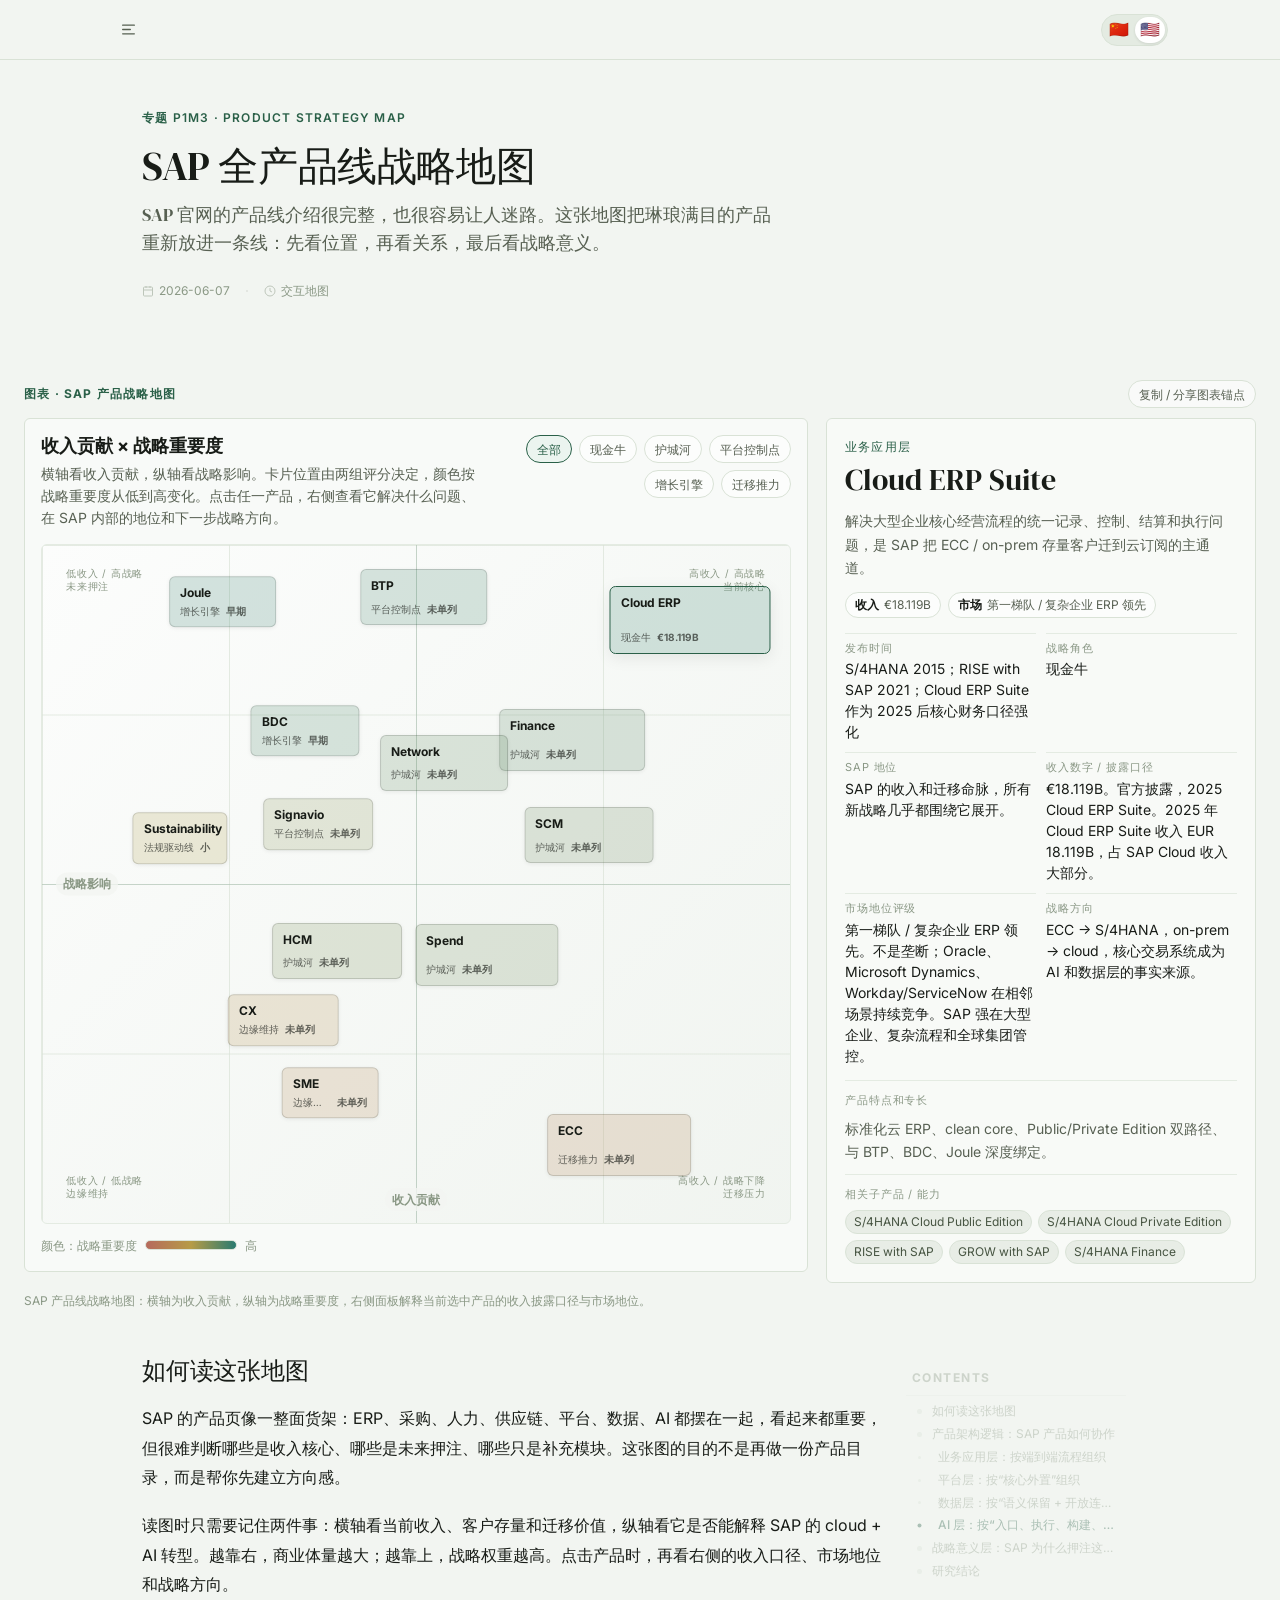
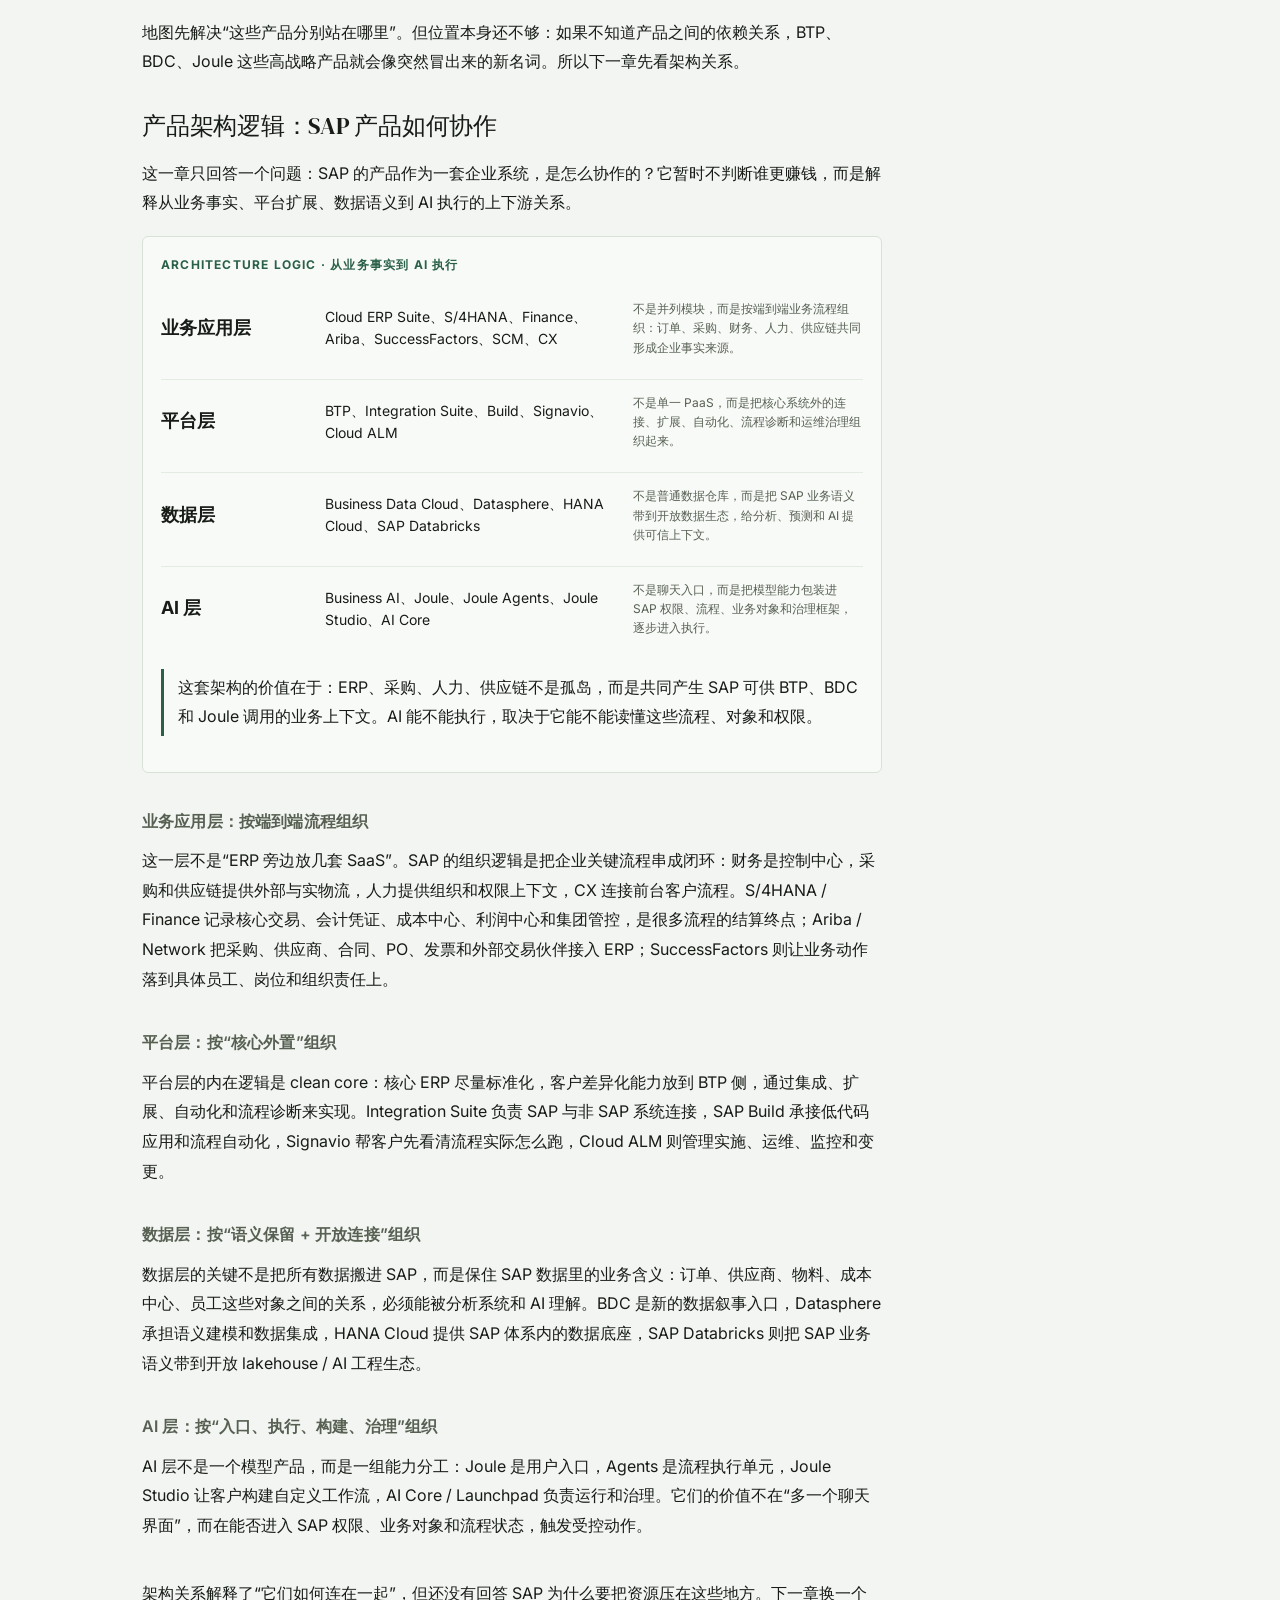
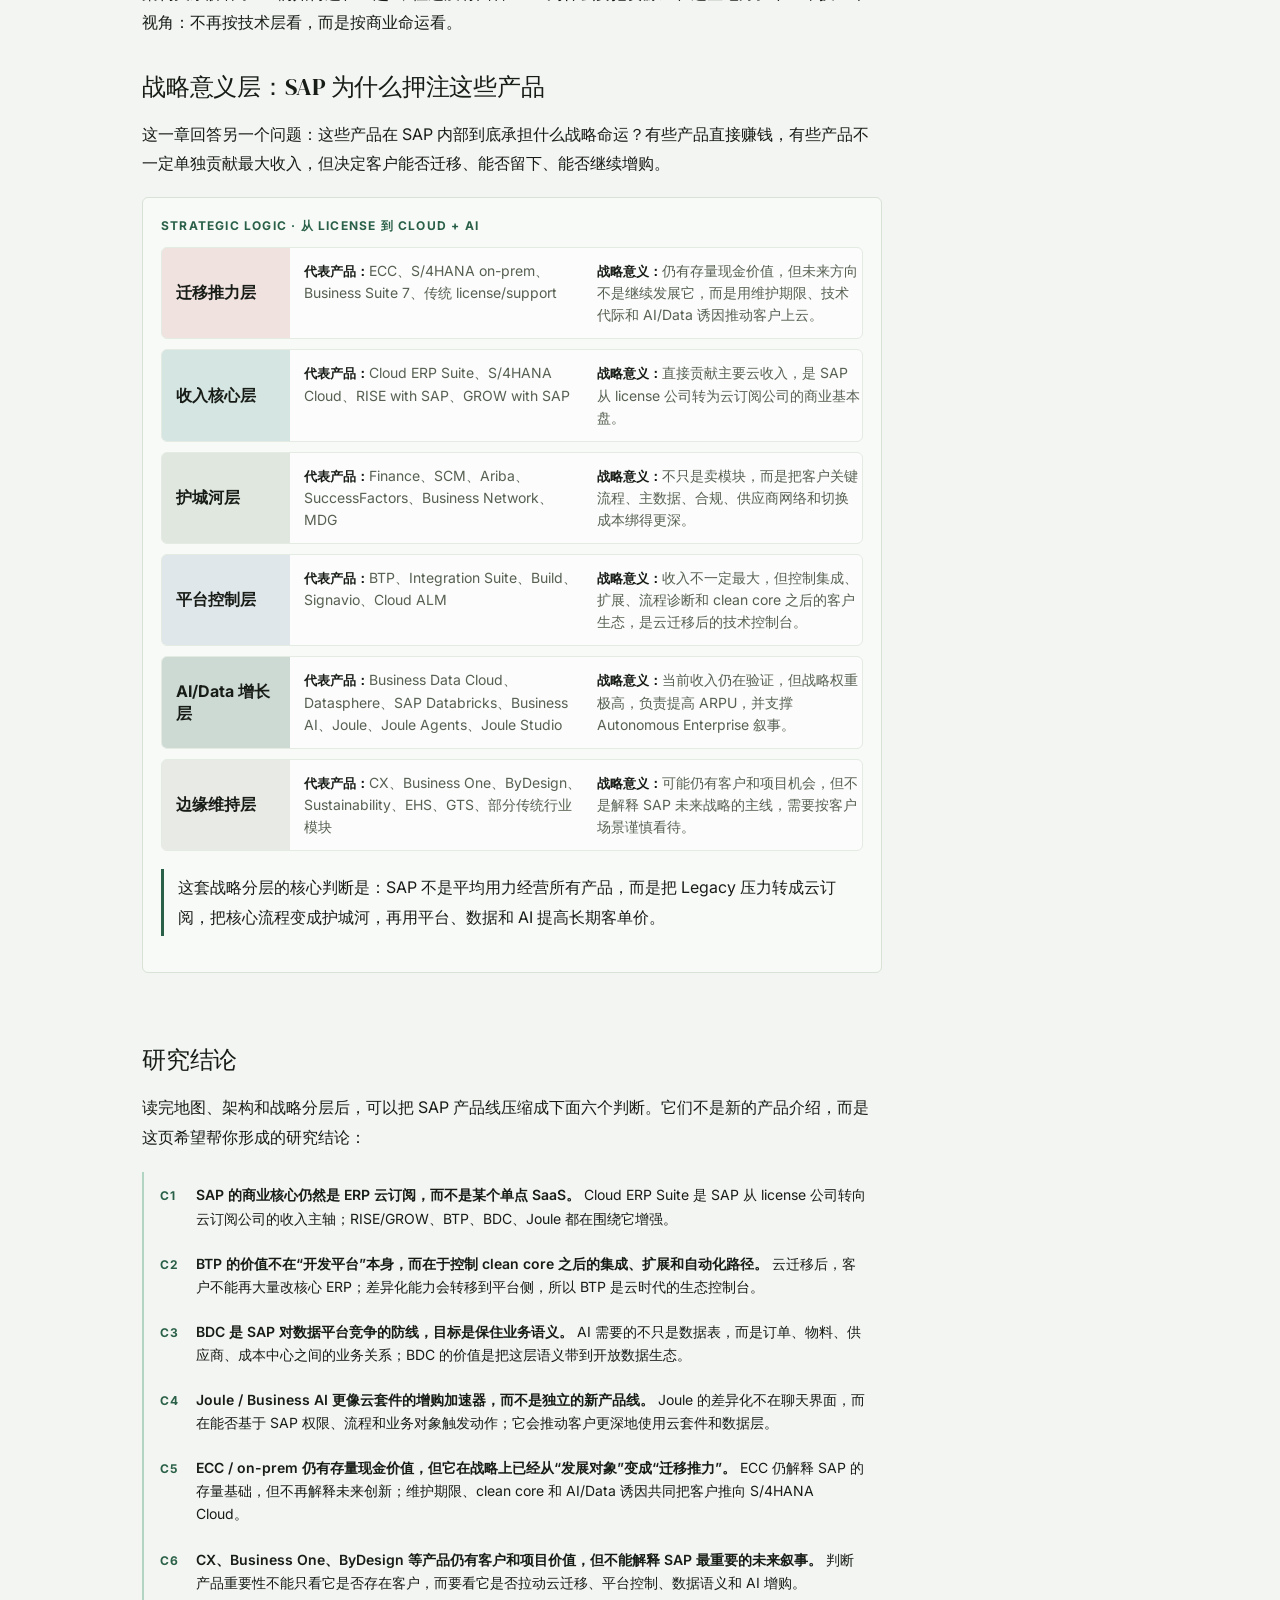
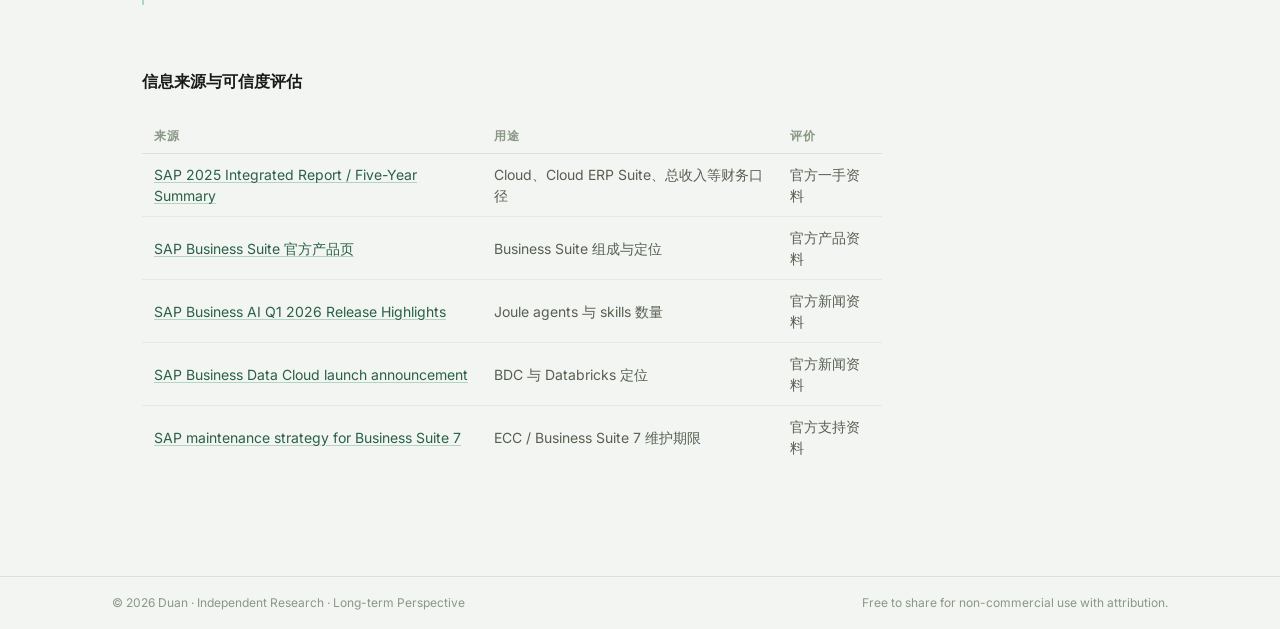
<file: topics/product-line-map.html>
<!DOCTYPE html>
<html lang="zh-CN">
<head>
  <meta charset="UTF-8">
  <meta name="viewport" content="width=device-width, initial-scale=1.0">
  <title>SAP 全产品线战略地图 — SAP Research</title>
  <link rel="stylesheet" href="../assets/style.css">
  <style>
    .strategy-hero {
      margin: 0 0 28px;
    }
    .asset-component {
      width: min(1320px, calc(100vw - 48px));
      margin: -8px 0 46px 50%;
      transform: translateX(-50%);
      padding: 0;
      border: none;
    }
    .asset-component > figcaption {
      margin-top: 9px;
      font-size: var(--fs-annotation);
      line-height: 1.55;
      color: var(--text-3);
    }
    .asset-component > .asset-preview-image {
      display: none !important;
    }
    .asset-bar {
      display: flex;
      justify-content: space-between;
      align-items: center;
      gap: 14px;
      margin-bottom: 10px;
    }
    .asset-title {
      font-size: var(--fs-annotation);
      line-height: 1.3;
      letter-spacing: .1em;
      text-transform: uppercase;
      color: var(--accent);
      font-weight: 700;
    }
    .asset-link {
      display: inline-flex;
      align-items: center;
      min-height: 28px;
      padding: 0 10px;
      border: 1px solid var(--border);
      border-radius: 99px;
      background: rgba(255,255,255,.58);
      color: var(--text-2);
      font-size: var(--fs-annotation);
      transition: border-color var(--transition), color var(--transition), background var(--transition);
    }
    .asset-link:hover {
      border-color: var(--accent);
      color: var(--accent);
      background: var(--accent-bg);
    }
    .map-shell {
      display: grid;
      grid-template-columns: minmax(720px, 1fr) minmax(340px, 430px);
      gap: 18px;
      align-items: start;
    }
    .map-panel,
    .product-panel,
    .framework-panel {
      border: 1px solid var(--border);
      border-radius: var(--radius);
      background: rgba(255,255,255,.46);
    }
    .map-panel {
      padding: 16px;
    }
    .map-toolbar {
      display: flex;
      justify-content: space-between;
      align-items: flex-start;
      gap: 16px;
      margin-bottom: 14px;
    }
    .map-title {
      font-size: var(--fs-heading-sm);
      line-height: 1.25;
      font-weight: 700;
      color: var(--text-1);
    }
    .map-subtitle {
      max-width: 620px;
      margin-top: 5px;
      font-size: var(--fs-ui);
      line-height: 1.6;
      color: var(--text-2);
    }
    .map-controls {
      display: flex;
      flex-wrap: wrap;
      justify-content: flex-end;
      gap: 7px;
      max-width: 420px;
    }
    .map-filter {
      min-height: 28px;
      border: 1px solid var(--border);
      border-radius: 99px;
      padding: 0 10px;
      background: rgba(255,255,255,.65);
      color: var(--text-2);
      font: inherit;
      font-size: var(--fs-annotation);
      cursor: pointer;
      transition: border-color var(--transition), background var(--transition), color var(--transition);
    }
    .map-filter:hover,
    .map-filter.active {
      border-color: var(--accent);
      background: var(--accent-bg);
      color: var(--accent);
    }
    .map-stage {
      display: grid;
      grid-template-columns: minmax(0, 1fr);
      grid-template-rows: minmax(0, 1fr);
      gap: 0;
      align-items: stretch;
    }
    .internal-axis {
      position: absolute;
      z-index: 3;
      font-size: 12px;
      font-weight: 700;
      letter-spacing: 0;
      text-transform: uppercase;
      color: var(--text-3);
      pointer-events: none;
      background: rgba(242,245,241,.78);
      border-radius: 99px;
      padding: 2px 7px;
    }
    .internal-axis-y {
      top: 50%;
      left: 14px;
      transform: translateY(-50%);
    }
    .internal-axis-x {
      left: 50%;
      bottom: 12px;
      transform: translateX(-50%);
    }
    .strategy-map {
      grid-row: 1;
      grid-column: 1;
      position: relative;
      height: 680px;
      border: 1px solid var(--border-light);
      border-radius: var(--radius);
      background:
        linear-gradient(to right, rgba(217,226,214,.68) 1px, transparent 1px),
        linear-gradient(to bottom, rgba(217,226,214,.68) 1px, transparent 1px),
        linear-gradient(135deg, rgba(255,255,255,.58), rgba(232,238,231,.48));
      background-size: 25% 100%, 100% 25%, 100% 100%;
      overflow: hidden;
    }
    .map-quadrant {
      position: absolute;
      z-index: 0;
      padding: 10px;
      font-size: 10px;
      line-height: 1.35;
      letter-spacing: .08em;
      text-transform: uppercase;
      color: var(--text-3);
      pointer-events: none;
    }
    .map-quadrant.core { right: 14px; top: 12px; text-align: right; }
    .map-quadrant.future { left: 14px; top: 12px; }
    .map-quadrant.legacy { right: 14px; bottom: 12px; text-align: right; }
    .map-quadrant.edge { left: 14px; bottom: 12px; }
    .axis-line-x,
    .axis-line-y {
      position: absolute;
      background: rgba(42,96,72,.16);
      pointer-events: none;
    }
    .axis-line-x { left: 0; right: 0; top: 50%; height: 1px; }
    .axis-line-y { top: 0; bottom: 0; left: 50%; width: 1px; }
    .map-node {
      position: absolute;
      z-index: 2;
      transform: translate(-50%, -50%);
      border: 1px solid rgba(24,28,23,.16);
      border-radius: var(--radius);
      background: var(--node-bg);
      box-shadow: 0 1px 4px rgba(0,0,0,.07);
      color: var(--text-1);
      cursor: pointer;
      display: flex;
      flex-direction: column;
      justify-content: space-between;
      gap: 5px;
      padding: 9px 10px;
      text-align: left;
      font-family: var(--font-sans);
      transition: transform var(--transition), box-shadow var(--transition), border-color var(--transition), opacity var(--transition);
    }
    .map-node:hover,
    .map-node.active {
      transform: translate(-50%, -50%) translateY(-2px);
      border-color: var(--accent);
      box-shadow: var(--shadow-md);
    }
    .map-node.dimmed {
      opacity: .28;
    }
    .map-node-title {
      display: block;
      font-size: var(--fs-annotation);
      line-height: 1.18;
      font-weight: 700;
      color: var(--text-1);
    }
    .map-node-meta {
      display: flex;
      align-items: center;
      justify-content: space-between;
      gap: 6px;
      font-size: 10px;
      line-height: 1.25;
      color: rgba(24,28,23,.66);
    }
    .map-node-role {
      overflow: hidden;
      text-overflow: ellipsis;
      white-space: nowrap;
    }
    .map-node-score {
      flex-shrink: 0;
      font-weight: 700;
    }
    .map-legend {
      display: flex;
      gap: 10px 16px;
      margin-top: 12px;
      font-size: var(--fs-annotation);
      color: var(--text-3);
    }
    .legend-scale {
      display: flex;
      align-items: center;
      gap: 8px;
    }
    .legend-bar {
      width: 92px;
      height: 10px;
      border-radius: 99px;
      border: 1px solid var(--border);
      background: linear-gradient(90deg, #B66A5D, #B69C46, #2A7A70);
    }
    .product-panel {
      position: sticky;
      top: calc(var(--nav-h) + 16px);
      padding: 18px;
      min-height: 620px;
    }
    .detail-kicker {
      font-size: var(--fs-annotation);
      letter-spacing: .1em;
      text-transform: uppercase;
      color: var(--accent);
      margin-bottom: 8px;
    }
    .detail-title {
      font-family: var(--font-serif);
      font-size: 30px;
      line-height: 1.08;
      font-weight: 400;
      color: var(--text-1);
      margin: 0 0 12px;
    }
    .detail-summary {
      font-size: var(--fs-ui);
      line-height: 1.7;
      color: var(--text-2);
      margin: 0 0 16px;
    }
    .detail-badges {
      display: flex;
      flex-wrap: wrap;
      gap: 7px;
      margin: -4px 0 15px;
    }
    .detail-badge {
      display: inline-flex;
      align-items: center;
      min-height: 25px;
      padding: 4px 9px;
      border: 1px solid var(--border);
      border-radius: 99px;
      background: rgba(255,255,255,.56);
      color: var(--text-2);
      font-size: var(--fs-annotation);
      line-height: 1.3;
    }
    .detail-badge strong {
      color: var(--text-1);
      margin-right: 5px;
    }
    .detail-grid {
      display: grid;
      grid-template-columns: repeat(2, minmax(0, 1fr));
      gap: 10px;
      margin-bottom: 14px;
    }
    .detail-item {
      border-top: 1px solid var(--border-light);
      padding-top: 8px;
    }
    .detail-item.wide {
      grid-column: 1 / -1;
    }
    .detail-label {
      display: block;
      margin-bottom: 3px;
      font-size: 11px;
      line-height: 1.25;
      letter-spacing: .08em;
      text-transform: uppercase;
      color: var(--text-3);
    }
    .detail-value {
      display: block;
      font-size: var(--fs-ui);
      line-height: 1.5;
      color: var(--text-1);
    }
    .detail-section {
      border-top: 1px solid var(--border-light);
      padding-top: 11px;
      margin-top: 11px;
    }
    .detail-section-title {
      font-size: 11px;
      letter-spacing: .08em;
      text-transform: uppercase;
      color: var(--text-3);
      margin-bottom: 7px;
    }
    .detail-note {
      font-size: var(--fs-ui);
      line-height: 1.65;
      color: var(--text-2);
      margin: 0;
    }
    .chip-list {
      display: flex;
      flex-wrap: wrap;
      gap: 6px;
    }
    .detail-chip {
      display: inline-flex;
      align-items: center;
      min-height: 23px;
      padding: 3px 8px;
      border-radius: 99px;
      border: 1px solid var(--border);
      background: var(--tag-bg);
      color: var(--tag-text);
      font-size: var(--fs-annotation);
      line-height: 1.3;
    }
    .framework-chapter {
      margin: 32px 0 38px;
      padding-top: 2px;
    }
    .framework-intro {
      max-width: 820px;
      font-size: var(--fs-body);
      line-height: 1.78;
      color: var(--text-2);
      margin: 0 0 18px;
    }
    .framework-visual {
      border: 1px solid var(--border);
      border-radius: var(--radius);
      background: rgba(255,255,255,.46);
      padding: 18px;
      margin: 16px 0 20px;
    }
    .framework-visual-title {
      font-size: var(--fs-annotation);
      letter-spacing: .1em;
      text-transform: uppercase;
      color: var(--accent);
      font-weight: 700;
      margin-bottom: 12px;
    }
    .architecture-stack {
      display: grid;
      gap: 9px;
    }
    .architecture-row {
      display: grid;
      grid-template-columns: 150px minmax(0, 1fr) minmax(220px, .78fr);
      gap: 14px;
      align-items: center;
      padding: 13px 0;
      border-top: 1px solid var(--border-light);
    }
    .architecture-row:first-of-type {
      border-top: none;
    }
    .architecture-layer {
      font-size: var(--fs-heading-sm);
      line-height: 1.25;
      font-weight: 700;
      color: var(--text-1);
    }
    .architecture-products {
      font-size: var(--fs-ui);
      line-height: 1.55;
      color: var(--text-1);
    }
    .architecture-meaning {
      font-size: var(--fs-annotation);
      line-height: 1.6;
      color: var(--text-2);
    }
    .framework-callout {
      border-left: 3px solid var(--accent);
      padding: 4px 0 4px 14px;
      margin: 18px 0 0;
      font-size: var(--fs-ui);
      line-height: 1.72;
      color: var(--text-2);
    }
    .strategic-layers {
      display: grid;
      gap: 10px;
    }
    .strategic-layer {
      display: grid;
      grid-template-columns: 128px minmax(0, 1fr) minmax(260px, .95fr);
      gap: 14px;
      align-items: stretch;
      min-height: 72px;
      border: 1px solid var(--border-light);
      border-radius: var(--radius);
      background: rgba(255,255,255,.38);
      overflow: hidden;
    }
    .strategic-layer-role {
      display: flex;
      align-items: center;
      padding: 12px 14px;
      color: var(--text-1);
      font-weight: 700;
      line-height: 1.35;
      background: var(--role-bg);
    }
    .strategic-layer-products,
    .strategic-layer-meaning {
      padding: 12px 0;
      font-size: var(--fs-ui);
      line-height: 1.58;
      color: var(--text-2);
    }
    .strategic-layer-products strong,
    .strategic-layer-meaning strong {
      color: var(--text-1);
    }
    .conclusion-list {
      display: flex;
      flex-direction: column;
      gap: 0;
      margin: 20px 0 28px;
      border-left: 2px solid var(--accent-border);
    }
    .conclusion-item {
      display: flex;
      gap: 14px;
      align-items: baseline;
      padding: 11px 16px;
      background: transparent;
      border: none;
      border-radius: 0;
    }
    .conclusion-num {
      font-size: var(--fs-annotation);
      font-weight: 700;
      color: var(--accent);
      letter-spacing: .08em;
      text-transform: uppercase;
      flex-shrink: 0;
      width: 22px;
      font-family: var(--font-sans);
    }
    .conclusion-text {
      font-size: var(--fs-ui);
      line-height: 1.65;
      color: var(--text-1);
      font-family: var(--font-sans);
    }
    .conclusion-text strong {
      font-size: var(--fs-ui);
      font-weight: 600;
    }
    .compact-table td,
    .compact-table th {
      vertical-align: top;
    }
    .source-link {
      color: var(--accent);
      text-decoration: underline;
      text-decoration-color: var(--accent-border);
      text-underline-offset: 2px;
    }
    .source-link:hover {
      color: var(--accent-hover);
      text-decoration-color: var(--accent);
    }
    @media (max-width: 1100px) {
      .asset-component {
        width: min(920px, calc(100vw - 32px));
      }
      .map-shell {
        grid-template-columns: 1fr;
      }
      .product-panel {
        position: static;
        min-height: auto;
      }
    }
    @media (max-width: 760px) {
      .asset-component {
        width: calc(100vw - 24px);
      }
      .asset-bar {
        align-items: flex-start;
        flex-direction: column;
      }
      .map-toolbar {
        flex-direction: column;
      }
      .map-controls {
        justify-content: flex-start;
      }
      .map-stage {
        display: block;
      }
      .internal-axis {
        display: none;
      }
      .strategy-map {
        height: auto;
        min-height: 0;
        padding: 12px;
        display: grid;
        gap: 9px;
        overflow: visible;
      }
      .axis-line-x,
      .axis-line-y,
      .map-quadrant {
        display: none;
      }
      .map-node {
        position: static;
        transform: none;
        width: 100% !important;
        min-height: 58px !important;
      }
      .map-node:hover,
      .map-node.active {
        transform: none;
      }
      .map-legend,
      .detail-grid {
        grid-template-columns: 1fr;
      }
      .architecture-row,
      .strategic-layer {
        grid-template-columns: 1fr;
      }
      .strategic-layer-products,
      .strategic-layer-meaning {
        padding: 0 14px 12px;
      }
    }
  </style>
</head>
<body>
  <div id="nav-mount"></div>

  <div class="page-layout">
    <div class="page-content">
      <div class="article-wrap">
        <header class="article-header">
          <div class="article-topic-label">专题 P1M3 · Product Strategy Map</div>
          <h1 class="article-title">SAP 全产品线战略地图</h1>
          <p class="article-subtitle">SAP 官网的产品线介绍很完整，也很容易让人迷路。这张地图把琳琅满目的产品重新放进一条线：先看位置，再看关系，最后看战略意义。</p>
          <div class="article-meta">
            <span class="article-meta-item">
              <svg width="12" height="12" viewBox="0 0 24 24" fill="none" stroke="currentColor" stroke-width="2"><rect x="3" y="4" width="18" height="18" rx="2"/><line x1="16" y1="2" x2="16" y2="6"/><line x1="8" y1="2" x2="8" y2="6"/><line x1="3" y1="10" x2="21" y2="10"/></svg>
              2026-06-07
            </span>
            <span class="article-meta-divider"></span>
            <span class="article-meta-item">
              <svg width="12" height="12" viewBox="0 0 24 24" fill="none" stroke="currentColor" stroke-width="2"><circle cx="12" cy="12" r="10"/><polyline points="12 6 12 12 16 14"/></svg>
              交互地图
            </span>
          </div>
        </header>

        <figure class="asset-component article-figure" id="sap-product-strategy-map-asset" data-asset-type="interactive-map">
          <img class="asset-preview-image" src="../assets/images/sap-product-strategy-map-preview.png" alt="SAP 产品线收入贡献与战略重要度地图预览">
          <div class="asset-bar">
            <div class="asset-title">图表 · SAP 产品战略地图</div>
            <a class="asset-link" id="asset-share-link" href="#sap-product-strategy-map-asset">复制 / 分享图表锚点</a>
          </div>
          <section class="map-shell" aria-label="SAP 产品线收入与战略重要度地图">
            <div class="map-panel">
              <div class="map-toolbar">
                <div>
                  <div class="map-title">收入贡献 × 战略重要度</div>
                  <div class="map-subtitle">横轴看收入贡献，纵轴看战略影响。卡片位置由两组评分决定，颜色按战略重要度从低到高变化。点击任一产品，右侧查看它解决什么问题、在 SAP 内部的地位和下一步战略方向。</div>
                </div>
                <div class="map-controls" id="map-controls" aria-label="筛选产品">
                  <button class="map-filter active" data-filter="all">全部</button>
                  <button class="map-filter" data-filter="现金牛">现金牛</button>
                  <button class="map-filter" data-filter="护城河">护城河</button>
                  <button class="map-filter" data-filter="平台控制点">平台控制点</button>
                  <button class="map-filter" data-filter="增长引擎">增长引擎</button>
                  <button class="map-filter" data-filter="迁移推力">迁移推力</button>
                </div>
              </div>

              <div class="map-stage">
                <div class="strategy-map" id="strategy-map">
                  <div class="internal-axis internal-axis-y">战略影响</div>
                  <div class="internal-axis internal-axis-x">收入贡献</div>
                  <div class="map-quadrant core">高收入 / 高战略<br>当前核心</div>
                  <div class="map-quadrant future">低收入 / 高战略<br>未来押注</div>
                  <div class="map-quadrant legacy">高收入 / 战略下降<br>迁移压力</div>
                  <div class="map-quadrant edge">低收入 / 低战略<br>边缘维持</div>
                  <div class="axis-line-x"></div>
                  <div class="axis-line-y"></div>
                </div>
              </div>

              <div class="map-legend" aria-label="图例">
                <div class="legend-scale"><span>颜色：战略重要度</span><span class="legend-bar"></span><span>高</span></div>
              </div>
            </div>

            <aside class="product-panel" id="product-detail" aria-live="polite">
              <div class="detail-kicker" id="detail-layer"></div>
              <h2 class="detail-title" id="detail-title"></h2>
              <p class="detail-summary" id="detail-description"></p>
              <div class="detail-badges">
                <span class="detail-badge"><strong>收入</strong><span id="detail-revenue-badge"></span></span>
                <span class="detail-badge"><strong>市场</strong><span id="detail-market-badge"></span></span>
              </div>
              <div class="detail-grid">
                <div class="detail-item">
                  <span class="detail-label">发布时间</span>
                  <span class="detail-value" id="detail-launch"></span>
                </div>
                <div class="detail-item">
                  <span class="detail-label">战略角色</span>
                  <span class="detail-value" id="detail-role"></span>
                </div>
                <div class="detail-item">
                  <span class="detail-label">SAP 地位</span>
                  <span class="detail-value" id="detail-position"></span>
                </div>
                <div class="detail-item">
                  <span class="detail-label">收入数字 / 披露口径</span>
                  <span class="detail-value" id="detail-revenue"></span>
                </div>
                <div class="detail-item">
                  <span class="detail-label">市场地位评级</span>
                  <span class="detail-value" id="detail-market"></span>
                </div>
                <div class="detail-item">
                  <span class="detail-label">战略方向</span>
                  <span class="detail-value" id="detail-direction"></span>
                </div>
              </div>
              <div class="detail-section">
                <div class="detail-section-title">产品特点和专长</div>
                <p class="detail-note" id="detail-features"></p>
              </div>
              <div class="detail-section">
                <div class="detail-section-title">相关子产品 / 能力</div>
                <div class="chip-list" id="detail-products"></div>
              </div>
            </aside>
          </section>
          <figcaption>SAP 产品线战略地图：横轴为收入贡献，纵轴为战略重要度，右侧面板解释当前选中产品的收入披露口径与市场地位。</figcaption>
        </figure>

        <div class="article-body">
          <div class="article-content">
            <h2 id="how-to-read">如何读这张地图</h2>
            <p>SAP 的产品页像一整面货架：ERP、采购、人力、供应链、平台、数据、AI 都摆在一起，看起来都重要，但很难判断哪些是收入核心、哪些是未来押注、哪些只是补充模块。这张图的目的不是再做一份产品目录，而是帮你先建立方向感。</p>
            <p>读图时只需要记住两件事：横轴看当前收入、客户存量和迁移价值，纵轴看它是否能解释 SAP 的 cloud + AI 转型。越靠右，商业体量越大；越靠上，战略权重越高。点击产品时，再看右侧的收入口径、市场地位和战略方向。</p>
            <p>地图先解决“这些产品分别站在哪里”。但位置本身还不够：如果不知道产品之间的依赖关系，BTP、BDC、Joule 这些高战略产品就会像突然冒出来的新名词。所以下一章先看架构关系。</p>

            <section class="framework-chapter">
              <h2 id="architecture-framework">产品架构逻辑：SAP 产品如何协作</h2>
              <p class="framework-intro">这一章只回答一个问题：SAP 的产品作为一套企业系统，是怎么协作的？它暂时不判断谁更赚钱，而是解释从业务事实、平台扩展、数据语义到 AI 执行的上下游关系。</p>

              <div class="framework-visual">
                <div class="framework-visual-title">Architecture Logic · 从业务事实到 AI 执行</div>
                <div class="architecture-stack">
                  <div class="architecture-row">
                    <div class="architecture-layer">业务应用层</div>
                    <div class="architecture-products">Cloud ERP Suite、S/4HANA、Finance、Ariba、SuccessFactors、SCM、CX</div>
                    <div class="architecture-meaning">不是并列模块，而是按端到端业务流程组织：订单、采购、财务、人力、供应链共同形成企业事实来源。</div>
                  </div>
                  <div class="architecture-row">
                    <div class="architecture-layer">平台层</div>
                    <div class="architecture-products">BTP、Integration Suite、Build、Signavio、Cloud ALM</div>
                    <div class="architecture-meaning">不是单一 PaaS，而是把核心系统外的连接、扩展、自动化、流程诊断和运维治理组织起来。</div>
                  </div>
                  <div class="architecture-row">
                    <div class="architecture-layer">数据层</div>
                    <div class="architecture-products">Business Data Cloud、Datasphere、HANA Cloud、SAP Databricks</div>
                    <div class="architecture-meaning">不是普通数据仓库，而是把 SAP 业务语义带到开放数据生态，给分析、预测和 AI 提供可信上下文。</div>
                  </div>
                  <div class="architecture-row">
                    <div class="architecture-layer">AI 层</div>
                    <div class="architecture-products">Business AI、Joule、Joule Agents、Joule Studio、AI Core</div>
                    <div class="architecture-meaning">不是聊天入口，而是把模型能力包装进 SAP 权限、流程、业务对象和治理框架，逐步进入执行。</div>
                  </div>
                </div>
                <p class="framework-callout">这套架构的价值在于：ERP、采购、人力、供应链不是孤岛，而是共同产生 SAP 可供 BTP、BDC 和 Joule 调用的业务上下文。AI 能不能执行，取决于它能不能读懂这些流程、对象和权限。</p>
              </div>

              <h3>业务应用层：按端到端流程组织</h3>
              <p>这一层不是“ERP 旁边放几套 SaaS”。SAP 的组织逻辑是把企业关键流程串成闭环：财务是控制中心，采购和供应链提供外部与实物流，人力提供组织和权限上下文，CX 连接前台客户流程。S/4HANA / Finance 记录核心交易、会计凭证、成本中心、利润中心和集团管控，是很多流程的结算终点；Ariba / Network 把采购、供应商、合同、PO、发票和外部交易伙伴接入 ERP；SuccessFactors 则让业务动作落到具体员工、岗位和组织责任上。</p>

              <h3>平台层：按“核心外置”组织</h3>
              <p>平台层的内在逻辑是 clean core：核心 ERP 尽量标准化，客户差异化能力放到 BTP 侧，通过集成、扩展、自动化和流程诊断来实现。Integration Suite 负责 SAP 与非 SAP 系统连接，SAP Build 承接低代码应用和流程自动化，Signavio 帮客户先看清流程实际怎么跑，Cloud ALM 则管理实施、运维、监控和变更。</p>

              <h3>数据层：按“语义保留 + 开放连接”组织</h3>
              <p>数据层的关键不是把所有数据搬进 SAP，而是保住 SAP 数据里的业务含义：订单、供应商、物料、成本中心、员工这些对象之间的关系，必须能被分析系统和 AI 理解。BDC 是新的数据叙事入口，Datasphere 承担语义建模和数据集成，HANA Cloud 提供 SAP 体系内的数据底座，SAP Databricks 则把 SAP 业务语义带到开放 lakehouse / AI 工程生态。</p>

              <h3>AI 层：按“入口、执行、构建、治理”组织</h3>
              <p>AI 层不是一个模型产品，而是一组能力分工：Joule 是用户入口，Agents 是流程执行单元，Joule Studio 让客户构建自定义工作流，AI Core / Launchpad 负责运行和治理。它们的价值不在“多一个聊天界面”，而在能否进入 SAP 权限、业务对象和流程状态，触发受控动作。</p>
            </section>

            <p>架构关系解释了“它们如何连在一起”，但还没有回答 SAP 为什么要把资源压在这些地方。下一章换一个视角：不再按技术层看，而是按商业命运看。</p>

            <section class="framework-chapter">
              <h2 id="strategic-framework">战略意义层：SAP 为什么押注这些产品</h2>
              <p class="framework-intro">这一章回答另一个问题：这些产品在 SAP 内部到底承担什么战略命运？有些产品直接赚钱，有些产品不一定单独贡献最大收入，但决定客户能否迁移、能否留下、能否继续增购。</p>

              <div class="framework-visual">
                <div class="framework-visual-title">Strategic Logic · 从 License 到 Cloud + AI</div>
                <div class="strategic-layers">
                  <div class="strategic-layer" style="--role-bg: rgba(182,106,93,.18)">
                    <div class="strategic-layer-role">迁移推力层</div>
                    <div class="strategic-layer-products"><strong>代表产品：</strong>ECC、S/4HANA on-prem、Business Suite 7、传统 license/support</div>
                    <div class="strategic-layer-meaning"><strong>战略意义：</strong>仍有存量现金价值，但未来方向不是继续发展它，而是用维护期限、技术代际和 AI/Data 诱因推动客户上云。</div>
                  </div>
                  <div class="strategic-layer" style="--role-bg: rgba(42,122,112,.18)">
                    <div class="strategic-layer-role">收入核心层</div>
                    <div class="strategic-layer-products"><strong>代表产品：</strong>Cloud ERP Suite、S/4HANA Cloud、RISE with SAP、GROW with SAP</div>
                    <div class="strategic-layer-meaning"><strong>战略意义：</strong>直接贡献主要云收入，是 SAP 从 license 公司转为云订阅公司的商业基本盘。</div>
                  </div>
                  <div class="strategic-layer" style="--role-bg: rgba(98,132,88,.18)">
                    <div class="strategic-layer-role">护城河层</div>
                    <div class="strategic-layer-products"><strong>代表产品：</strong>Finance、SCM、Ariba、SuccessFactors、Business Network、MDG</div>
                    <div class="strategic-layer-meaning"><strong>战略意义：</strong>不只是卖模块，而是把客户关键流程、主数据、合规、供应商网络和切换成本绑得更深。</div>
                  </div>
                  <div class="strategic-layer" style="--role-bg: rgba(83,119,145,.16)">
                    <div class="strategic-layer-role">平台控制层</div>
                    <div class="strategic-layer-products"><strong>代表产品：</strong>BTP、Integration Suite、Build、Signavio、Cloud ALM</div>
                    <div class="strategic-layer-meaning"><strong>战略意义：</strong>收入不一定最大，但控制集成、扩展、流程诊断和 clean core 之后的客户生态，是云迁移后的技术控制台。</div>
                  </div>
                  <div class="strategic-layer" style="--role-bg: rgba(42,96,72,.22)">
                    <div class="strategic-layer-role">AI/Data 增长层</div>
                    <div class="strategic-layer-products"><strong>代表产品：</strong>Business Data Cloud、Datasphere、SAP Databricks、Business AI、Joule、Joule Agents、Joule Studio</div>
                    <div class="strategic-layer-meaning"><strong>战略意义：</strong>当前收入仍在验证，但战略权重极高，负责提高 ARPU，并支撑 Autonomous Enterprise 叙事。</div>
                  </div>
                  <div class="strategic-layer" style="--role-bg: rgba(143,151,136,.18)">
                    <div class="strategic-layer-role">边缘维持层</div>
                    <div class="strategic-layer-products"><strong>代表产品：</strong>CX、Business One、ByDesign、Sustainability、EHS、GTS、部分传统行业模块</div>
                    <div class="strategic-layer-meaning"><strong>战略意义：</strong>可能仍有客户和项目机会，但不是解释 SAP 未来战略的主线，需要按客户场景谨慎看待。</div>
                  </div>
                </div>
                <p class="framework-callout">这套战略分层的核心判断是：SAP 不是平均用力经营所有产品，而是把 Legacy 压力转成云订阅，把核心流程变成护城河，再用平台、数据和 AI 提高长期客单价。</p>
              </div>
            </section>

            <h2 id="key-judgements">研究结论</h2>
            <p>读完地图、架构和战略分层后，可以把 SAP 产品线压缩成下面六个判断。它们不是新的产品介绍，而是这页希望帮你形成的研究结论：</p>
            <div class="conclusion-list">
              <div class="conclusion-item">
                <div class="conclusion-num">C1</div>
                <div class="conclusion-text"><strong>SAP 的商业核心仍然是 ERP 云订阅，而不是某个单点 SaaS。</strong> Cloud ERP Suite 是 SAP 从 license 公司转向云订阅公司的收入主轴；RISE/GROW、BTP、BDC、Joule 都在围绕它增强。</div>
              </div>
              <div class="conclusion-item">
                <div class="conclusion-num">C2</div>
                <div class="conclusion-text"><strong>BTP 的价值不在“开发平台”本身，而在于控制 clean core 之后的集成、扩展和自动化路径。</strong> 云迁移后，客户不能再大量改核心 ERP；差异化能力会转移到平台侧，所以 BTP 是云时代的生态控制台。</div>
              </div>
              <div class="conclusion-item">
                <div class="conclusion-num">C3</div>
                <div class="conclusion-text"><strong>BDC 是 SAP 对数据平台竞争的防线，目标是保住业务语义。</strong> AI 需要的不只是数据表，而是订单、物料、供应商、成本中心之间的业务关系；BDC 的价值是把这层语义带到开放数据生态。</div>
              </div>
              <div class="conclusion-item">
                <div class="conclusion-num">C4</div>
                <div class="conclusion-text"><strong>Joule / Business AI 更像云套件的增购加速器，而不是独立的新产品线。</strong> Joule 的差异化不在聊天界面，而在能否基于 SAP 权限、流程和业务对象触发动作；它会推动客户更深地使用云套件和数据层。</div>
              </div>
              <div class="conclusion-item">
                <div class="conclusion-num">C5</div>
                <div class="conclusion-text"><strong>ECC / on-prem 仍有存量现金价值，但它在战略上已经从“发展对象”变成“迁移推力”。</strong> ECC 仍解释 SAP 的存量基础，但不再解释未来创新；维护期限、clean core 和 AI/Data 诱因共同把客户推向 S/4HANA Cloud。</div>
              </div>
              <div class="conclusion-item">
                <div class="conclusion-num">C6</div>
                <div class="conclusion-text"><strong>CX、Business One、ByDesign 等产品仍有客户和项目价值，但不能解释 SAP 最重要的未来叙事。</strong> 判断产品重要性不能只看它是否存在客户，而要看它是否拉动云迁移、平台控制、数据语义和 AI 增购。</div>
              </div>
            </div>

            <div class="article-end">
              <div class="article-end-section">
                <div class="article-end-label">信息来源与可信度评估</div>
                <table class="data-table">
                  <thead><tr><th>来源</th><th>用途</th><th>评价</th></tr></thead>
                  <tbody>
                    <tr><td><a class="source-link" href="https://www.sap.com/integrated-reports/2025/en/datahub/financial-data/five-year-summary.html">SAP 2025 Integrated Report / Five-Year Summary</a></td><td>Cloud、Cloud ERP Suite、总收入等财务口径</td><td>官方一手资料</td></tr>
                    <tr><td><a class="source-link" href="https://www.sap.com/products/business-suite.html">SAP Business Suite 官方产品页</a></td><td>Business Suite 组成与定位</td><td>官方产品资料</td></tr>
                    <tr><td><a class="source-link" href="https://news.sap.com/2026/04/sap-business-ai-release-highlights-q1-2026/">SAP Business AI Q1 2026 Release Highlights</a></td><td>Joule agents 与 skills 数量</td><td>官方新闻资料</td></tr>
                    <tr><td><a class="source-link" href="https://news.sap.com/2025/02/sap-business-data-cloud-databricks-turbocharge-business-ai/">SAP Business Data Cloud launch announcement</a></td><td>BDC 与 Databricks 定位</td><td>官方新闻资料</td></tr>
                    <tr><td><a class="source-link" href="https://support.sap.com/en/release-upgrade-maintenance/maintenance-information/maintenance-strategy/s4hana-business-suite7.html">SAP maintenance strategy for Business Suite 7</a></td><td>ECC / Business Suite 7 维护期限</td><td>官方支持资料</td></tr>
                  </tbody>
                </table>
              </div>
            </div>
          </div>

          <aside class="toc-panel">
            <div class="toc-inner"></div>
          </aside>
        </div>
      </div>

      <div id="footer-mount"></div>
    </div>
  </div>

  <script src="../config.js"></script>
  <script src="../assets/script.js"></script>
  <script>
  (() => {
    const SAP_PRODUCTS = [
      {
        id: 'cloud-erp',
        name: 'Cloud ERP Suite',
        shortName: 'Cloud ERP',
        revenueScore: 96,
        strategicScore: 96,
        revenueScale: 5,
        architectureLayer: '业务应用层',
        strategicRole: '现金牛',
        launchTime: 'S/4HANA 2015；RISE with SAP 2021；Cloud ERP Suite 作为 2025 后核心财务口径强化',
        description: '解决大型企业核心经营流程的统一记录、控制、结算和执行问题，是 SAP 把 ECC / on-prem 存量客户迁到云订阅的主通道。',
        features: '标准化云 ERP、clean core、Public/Private Edition 双路径、与 BTP、BDC、Joule 深度绑定。',
        sapPosition: 'SAP 的收入和迁移命脉，所有新战略几乎都围绕它展开。',
        revenueContribution: '2025 年 Cloud ERP Suite 收入 EUR 18.119B，占 SAP Cloud 收入大部分。',
        marketPosition: '大型企业 ERP 头部玩家，强在复杂行业流程和全球集团管控。',
        strategicDirection: 'ECC -> S/4HANA，on-prem -> cloud，核心交易系统成为 AI 和数据层的事实来源。',
        products: ['S/4HANA Cloud Public Edition', 'S/4HANA Cloud Private Edition', 'RISE with SAP', 'GROW with SAP', 'S/4HANA Finance']
      },
      {
        id: 'ecc',
        name: 'ECC / On-premise',
        shortName: 'ECC',
        revenueScore: 74,
        strategicScore: 28,
        revenueScale: 4,
        architectureLayer: 'Legacy 层',
        strategicRole: '迁移推力',
        launchTime: 'ECC 属于 Business Suite 7 / SAP ERP 6.0 时代；主流维护到 2027 年底，可选扩展维护到 2030 年底',
        description: '解决上一代企业核心流程管理问题，存量巨大，但越来越成为客户上云前必须处理的历史系统。',
        features: '高度定制、强行业沉淀、接口复杂、报表和权限体系深，迁移风险高。',
        sapPosition: '短期仍有现金和服务价值，长期战略地位下降。',
        revenueContribution: '传统 license/support 仍贡献现金流，但不再是 SAP 未来增长口径。',
        marketPosition: '全球大型企业存量极深，尤其制造、能源、零售、金融等复杂行业。',
        strategicDirection: '通过维护期限、RISE、clean core 和 AI/Data 诱因推动客户迁移到 S/4HANA Cloud。',
        products: ['SAP ECC', 'SAP ERP 6.0', 'S/4HANA on-premise', '传统 license/support']
      },
      {
        id: 'finance',
        name: 'Financial Management',
        shortName: 'Finance',
        revenueScore: 82,
        strategicScore: 86,
        revenueScale: 4,
        architectureLayer: '业务应用层',
        strategicRole: '护城河',
        launchTime: '长期核心模块；S/4HANA Finance 随 S/4HANA 时代强化',
        description: '解决记账、合并、预算计划、营运资本、资金风险、税务合规和管理报表问题。',
        features: '与 ERP 主数据、集团合并、税务、现金和权限体系绑定最深，是 SAP 迁移项目中最敏感的核心区。',
        sapPosition: 'ERP 核心中的核心，决定客户是否真正把 SAP 当作经营系统。',
        revenueContribution: '通常包含在 Cloud ERP Suite 和 S/4HANA 迁移项目中，不适合简单拆成独立收入线。',
        marketPosition: '大型企业财务、集团合并、税务和管控场景非常强。',
        strategicDirection: '从记录型财务走向自动月结、异常解释、现金流优化和 agent 辅助管控。',
        products: ['S/4HANA Finance', 'Treasury and Risk Management', 'SAP Analytics Cloud Planning', 'Document and Reporting Compliance']
      },
      {
        id: 'spend',
        name: 'Spend Management',
        shortName: 'Spend',
        revenueScore: 72,
        strategicScore: 78,
        revenueScale: 4,
        architectureLayer: '业务应用层',
        strategicRole: '护城河',
        launchTime: 'Ariba 2012 收购；Concur 2014 收购；Fieldglass 2014 收购',
        description: '解决寻源、采购、供应商协作、采购订单、发票、付款、差旅费用和外部劳动力管理问题。',
        features: '采购流程深、供应商网络强、跨财务和供应链，适合 AI 做合同、发票和供应商风险自动化。',
        sapPosition: 'SAP 云应用外围主力，是 ERP 之外最值得关注的产品群之一。',
        revenueContribution: '未完整单独披露，但 Spend 是 Cloud ERP Suite 周边重要贡献源。',
        marketPosition: 'Ariba / Business Network 在大型采购网络强；Concur 在差旅费控强，但中小企业端受新 SaaS 挑战。',
        strategicDirection: '从采购软件走向 Business Network，并叠加 AI agent 自动化采购和供应商风险。',
        products: ['SAP Ariba', 'SAP Concur', 'SAP Fieldglass', 'Strategic Sourcing', 'Procurement']
      },
      {
        id: 'hcm',
        name: 'SuccessFactors / HCM',
        shortName: 'HCM',
        revenueScore: 66,
        strategicScore: 74,
        revenueScale: 3,
        architectureLayer: '业务应用层',
        strategicRole: '护城河',
        launchTime: 'SuccessFactors 2011 收购',
        description: '解决员工生命周期管理：招聘、入职、岗位变化、绩效学习、薪资和离职，尤其是员工主数据与组织结构统一。',
        features: '与 ERP、财务、成本中心、权限和全球合规连接，形成 hire-to-retire 流程闭环。',
        sapPosition: 'SAP 云收入支柱之一，也是与 Workday 正面竞争的核心产品。',
        revenueContribution: '未完整单独披露，属于 SAP 核心云应用组合。',
        marketPosition: '全球 HCM 云第一梯队，主要对手是 Workday。',
        strategicDirection: '强化员工主数据、组织结构、薪资和财务权限的跨域自动化。',
        products: ['Employee Central', 'Recruiting', 'Learning', 'Performance & Goals', 'Compensation', 'Payroll']
      },
      {
        id: 'supply-chain',
        name: 'Supply Chain Management',
        shortName: 'SCM',
        revenueScore: 62,
        strategicScore: 80,
        revenueScale: 3,
        architectureLayer: '业务应用层',
        strategicRole: '护城河',
        launchTime: '长期核心行业能力；IBP、EWM、TM、Digital Manufacturing 在云时代持续强化',
        description: '解决需求预测、库存计划、仓库执行、运输协同、制造执行和设备维护等问题。',
        features: '与 SAP 工业客户基础强绑定，价值来自 ERP、工厂、采购、物流和计划数据的联动。',
        sapPosition: '不是最亮眼的云增长叙事，但对制造业和德国 B2B 语境非常重要。',
        revenueContribution: '未单独完整披露，常嵌入大型 S/4HANA 与行业转型项目。',
        marketPosition: '企业供应链流程位置稳固，计划侧面对 Kinaxis、Blue Yonder 等竞争。',
        strategicDirection: '与 BDC 和 Business AI 连接，做预测异常解释、库存风险和生产执行优化。',
        products: ['SAP IBP', 'SAP EWM', 'SAP TM', 'Digital Manufacturing', 'Asset Management']
      },
      {
        id: 'btp',
        name: 'Business Technology Platform',
        shortName: 'BTP',
        revenueScore: 56,
        strategicScore: 92,
        revenueScale: 3,
        architectureLayer: '平台层',
        strategicRole: '平台控制点',
        launchTime: 'BTP 品牌在 2021 前后整合强化',
        description: '解决 SAP 与非 SAP 系统连接、流程扩展、API/事件集成、应用开发、自动化和 AI 治理问题。',
        features: '承接 clean core 后的集成、扩展和自动化，把客户的新定制从核心 ERP 移到平台层。',
        sapPosition: '云时代生态控制层，不只是开发平台。',
        revenueContribution: '未作为单独大收入线完整披露，常被打包进 Business Suite、RISE/GROW 和扩展项目。',
        marketPosition: '在 SAP 客户内部价值高，通用平台市场面对 hyperscaler 与低代码平台竞争。',
        strategicDirection: '控制集成、扩展、自动化、AI 接入和生态伙伴解决方案。',
        products: ['Integration Suite', 'SAP Build', 'HANA Cloud', 'Analytics Cloud', 'AI Core', 'Cloud ALM']
      },
      {
        id: 'bdc',
        name: 'Business Data Cloud',
        shortName: 'BDC',
        revenueScore: 30,
        strategicScore: 90,
        revenueScale: 2,
        architectureLayer: '数据层',
        strategicRole: '增长引擎',
        launchTime: '2025 年推出',
        description: '解决 SAP 数据和非 SAP 数据割裂、企业语义不统一、AI 缺少可信业务上下文的问题。',
        features: '通过 SAP Databricks、zero-copy 连接和数据产品，把 SAP 语义带入开放数据生态。',
        sapPosition: '新战略核心，当前收入小于战略意义。',
        revenueContribution: '2025 年新推出，当前收入贡献仍低，战略重要性高于当前收入。',
        marketPosition: '回应 Snowflake、Databricks 和客户现有数据平台对 SAP 数据管道的吸引力。',
        strategicDirection: '守住 AI 时代的数据控制点，把业务语义和治理带到客户已有数据平台。',
        products: ['SAP Business Data Cloud', 'SAP Databricks', 'Datasphere', 'Analytics Cloud', 'BDC Connect']
      },
      {
        id: 'business-ai',
        name: 'Business AI / Joule',
        shortName: 'Joule',
        revenueScore: 24,
        strategicScore: 96,
        revenueScale: 2,
        architectureLayer: 'AI 层',
        strategicRole: '增长引擎',
        launchTime: 'Joule 2023 发布；2026 年强化 Joule Agents 与 Joule Studio',
        description: '解决业务用户跨系统找信息、解释异常、生成建议、触发流程动作的问题。',
        features: '从助手演化为 agent orchestrator，依赖 SAP 权限、业务对象、流程状态和数据语义。',
        sapPosition: '未来差异化赌注，也是 Autonomous Enterprise 叙事入口。',
        revenueContribution: '当前直接收入低，很多能力嵌入或绑定在套件里；官方口径已有 30+ specialized agents 和 2,500+ Joule Skills。',
        marketPosition: '面对 Microsoft Copilot、Salesforce Agentforce、ServiceNow AI Agents 等强竞争。',
        strategicDirection: '从 embedded AI 到 Joule agents，再到 Joule Studio 自定义 agents 和 agentic workflows。',
        products: ['Joule', 'Joule Agents', 'Joule Studio', 'AI Core', 'Generative AI Hub', 'AI Launchpad']
      },
      {
        id: 'business-network',
        name: 'Business Network',
        shortName: 'Network',
        revenueScore: 58,
        strategicScore: 82,
        revenueScale: 3,
        architectureLayer: '网络 / 流程层',
        strategicRole: '护城河',
        launchTime: '由 Ariba Network、供应链协作和物流网络逐步整合形成',
        description: '解决跨企业协作：订单、发票、发货、供应商信息、交易伙伴发现和供应风险。',
        features: '连接买方、供应商、物流伙伴和交易流程，是 SAP 少数具备网络效应的资产。',
        sapPosition: '采购和供应链云业务的网络效应支撑。',
        revenueContribution: '收入未单独完整披露，但对 Spend 与供应链云业务有强支撑。',
        marketPosition: '全球最大的 B2B trading partner platform 之一，覆盖大量企业与交易额。',
        strategicDirection: '把采购、供应链、物流协作和供应商风险纳入统一网络，再叠加 Business AI。',
        products: ['Ariba Network', 'Supply Chain Collaboration', 'Logistics Business Network', 'Asset Collaboration']
      },
      {
        id: 'signavio',
        name: 'SAP Signavio',
        shortName: 'Signavio',
        revenueScore: 32,
        strategicScore: 70,
        revenueScale: 2,
        architectureLayer: '流程转型层',
        strategicRole: '平台控制点',
        launchTime: '2021 年收购 Signavio',
        description: '解决企业不知道真实流程怎么跑、哪里低效、哪些定制阻碍迁移、哪些流程适合自动化的问题。',
        features: '流程挖掘、流程建模、旅程建模和流程洞察，是 S/4HANA 迁移和 clean core 的前置诊断层。',
        sapPosition: '不是最大收入线，但对迁移、标准化和流程自动化很关键。',
        revenueContribution: '收入贡献中低，战略价值体现在转型项目前置和 BTP 自动化入口。',
        marketPosition: '流程挖掘和 BPM 领域面对 Celonis、ServiceNow、Microsoft 等竞争。',
        strategicDirection: '把流程洞察接入 S/4HANA 转型、BTP 自动化和 AI agents 的流程治理。',
        products: ['Signavio Process Intelligence', 'Signavio Process Manager', 'Journey Modeler', 'Process Insights']
      },
      {
        id: 'sustainability',
        name: 'Sustainability Management',
        shortName: 'Sustainability',
        revenueScore: 22,
        strategicScore: 58,
        revenueScale: 1,
        architectureLayer: '业务应用层',
        strategicRole: '法规驱动线',
        launchTime: '2020 年代随 ESG、CSRD 和碳核算需求强化',
        description: '解决碳足迹、产品足迹、供应链合规、包装责任和可持续报表的数据收集与计算问题。',
        features: '优势不在单独 ESG 工具，而在接入 ERP、采购、生产和供应链数据。',
        sapPosition: '长期法规驱动线，短期不是最大收入主线。',
        revenueContribution: '当前收入贡献较低，但法规会持续制造需求。',
        marketPosition: 'ESG 软件竞争分散，SAP 的优势是能直接接入核心业务数据。',
        strategicDirection: '把可持续披露从手工报表变成嵌入业务流程的数据产品。',
        products: ['Product Footprint Management', 'Sustainability Control Tower', 'Responsible Design and Production']
      },
      {
        id: 'cx',
        name: 'Customer Experience',
        shortName: 'CX',
        revenueScore: 36,
        strategicScore: 38,
        revenueScale: 2,
        architectureLayer: '业务应用层',
        strategicRole: '边缘维持',
        launchTime: 'Hybris 2013 收购；后续整合为 SAP Customer Experience',
        description: '解决销售自动化、客户服务、电商交易和客户互动管理问题。',
        features: '更依赖 SAP 老客户交叉销售，独立产品体验和生态叙事弱于前台软件强者。',
        sapPosition: '非核心，更多作为 Business Suite 的业务域补充。',
        revenueContribution: '未单独披露完整收入，相比 ERP、Spend、HCM 和 BTP 战略权重较弱。',
        marketPosition: '面对 Salesforce、HubSpot、Shopify 等强势生态，独立获客难度大。',
        strategicDirection: '服务 SAP 老客户端到端流程，而非成为独立增长中心。',
        products: ['Sales Cloud', 'Service Cloud', 'Commerce Cloud', 'Emarsys']
      },
      {
        id: 'sme',
        name: 'SME Products',
        shortName: 'SME',
        revenueScore: 28,
        strategicScore: 30,
        revenueScale: 1,
        architectureLayer: 'SME / 边缘层',
        strategicRole: '边缘维持',
        launchTime: 'Business One 2002 收购；ByDesign 2007 发布；GROW with SAP 2023 强化',
        description: '解决中小企业财务、采购、库存、销售、生产和基础运营管理问题。',
        features: '有存量客户和伙伴生态，但正在被 GROW with SAP 和 S/4HANA Public Cloud 重新包装。',
        sapPosition: '解释 SAP 的下沉路径，但不是未来主线。',
        revenueContribution: '收入贡献低到中低，部分产品有稳定客户。',
        marketPosition: '在特定客户群仍有存在感，但被现代云 ERP 和中端 SaaS 挤压。',
        strategicDirection: '用 GROW with SAP、public cloud first 和伙伴生态覆盖中端市场。',
        products: ['SAP Business One', 'SAP Business ByDesign', 'GROW with SAP']
      }
    ];

    const REVENUE_MARKET = {
      'cloud-erp': {
        revenueLabel: '€18.119B',
        revenueDisclosure: '官方披露，2025 Cloud ERP Suite',
        marketTier: '第一梯队 / 复杂企业 ERP 领先',
        marketNote: '不是垄断；Oracle、Microsoft Dynamics、Workday/ServiceNow 在相邻场景持续竞争。SAP 强在大型企业、复杂流程和全球集团管控。'
      },
      ecc: {
        revenueLabel: '未单列',
        revenueDisclosure: '传统 license/support 为公司级口径，不能直接拆到 ECC',
        marketTier: '存量近似垄断 / 新增战略下降',
        marketNote: '在老 SAP 客户现场极深，但不是未来新增市场的主线；战略作用主要是迁移推力。'
      },
      finance: {
        revenueLabel: '未单列',
        revenueDisclosure: '通常并入 Cloud ERP Suite / S/4HANA 合同',
        marketTier: '第一梯队 / 与 Oracle 接近',
        marketNote: '大型企业财务核心系统里 SAP 和 Oracle 都强，SAP 优势在 ERP、制造和供应链联动。'
      },
      spend: {
        revenueLabel: '未单列',
        revenueDisclosure: 'Ariba、Concur、Fieldglass 不再按产品完整披露',
        marketTier: '细分第一 / 但第二梯队很强',
        marketNote: 'Ariba 在采购、Concur 在差旅费控均属强势领导者；Coupa、Ivalua、GEP、Ramp、Brex、Navan 等在不同客群追赶。'
      },
      hcm: {
        revenueLabel: '未单列',
        revenueDisclosure: 'SuccessFactors 属于核心云应用组合，SAP 不完整拆分收入',
        marketTier: '第一梯队 / 常被 Workday 压一头',
        marketNote: 'SuccessFactors 与 Workday、Oracle HCM 同属企业 HCM 第一梯队；北美高端叙事 Workday 更强，SAP 优势在 ERP 联动。'
      },
      'supply-chain': {
        revenueLabel: '未单列',
        revenueDisclosure: 'SCM 模块通常嵌入行业转型和 S/4HANA 项目',
        marketTier: '第一梯队 / 多强竞争',
        marketNote: 'SAP、Oracle、Blue Yonder、Kinaxis 等分场景竞争；SAP 强在制造业 ERP 联动和执行层。'
      },
      btp: {
        revenueLabel: '未单列',
        revenueDisclosure: 'BTP 多数能力随 RISE/GROW、Business Suite 和扩展项目销售',
        marketTier: 'SAP 生态内强势 / 通用平台不领先',
        marketNote: '在 SAP 客户里是控制点；若放到通用开发、数据、低代码平台市场，则面对 hyperscaler 和专业平台。'
      },
      bdc: {
        revenueLabel: '早期',
        revenueDisclosure: '2025 推出，尚无可用独立收入数字',
        marketTier: '新进入 / 追赶 Snowflake、Databricks',
        marketNote: '战略重要度高，但市场地位仍需验证；优势在 SAP 业务语义，不在通用数据平台规模。'
      },
      'business-ai': {
        revenueLabel: '早期',
        revenueDisclosure: 'Joule/Agents 多嵌入套件或按高级能力变现',
        marketTier: '新进入 / 追赶 Copilot 等',
        marketNote: '不是独立 AI 市场领导者；差异化取决于能否在 SAP 流程、权限和数据语义中执行动作。'
      },
      'business-network': {
        revenueLabel: '未单列',
        revenueDisclosure: '网络收入未完整披露，通常支撑 Spend 与供应链云业务',
        marketTier: 'B2B 网络第一梯队',
        marketNote: '具备网络效应，强在采购、供应商、物流和交易协作；体验和灵活性仍常被挑战。'
      },
      signavio: {
        revenueLabel: '未单列',
        revenueDisclosure: '2021 收购后收入不作为主要独立口径披露',
        marketTier: '第二梯队 / 追赶 Celonis',
        marketNote: '流程挖掘和流程智能里 Celonis 更强；Signavio 的优势是接入 SAP 转型和 clean core。'
      },
      sustainability: {
        revenueLabel: '小',
        revenueDisclosure: '未单列，当前收入贡献较低',
        marketTier: '分散市场 / 未形成垄断',
        marketNote: 'ESG/碳核算市场分散；SAP 的优势来自 ERP、采购、生产和供应链数据。'
      },
      cx: {
        revenueLabel: '未单列',
        revenueDisclosure: 'CX 收入不作为 SAP 核心增长口径突出披露',
        marketTier: '弱于第一梯队',
        marketNote: 'Salesforce 明显领先，HubSpot、Shopify 等在不同场景强；SAP CX 更像老客户补充模块。'
      },
      sme: {
        revenueLabel: '未单列',
        revenueDisclosure: 'Business One / ByDesign / GROW 未按这个组合披露',
        marketTier: '区域/客群型竞争',
        marketNote: '中小企业 ERP 市场非常分散，Microsoft、Sage、NetSuite、本地厂商都强；SAP 不是绝对主导。'
      }
    };

    function productWithMarket(product) {
      return { ...product, ...(REVENUE_MARKET[product.id] || {}) };
    }

    function mixColor(a, b, amount) {
      const ah = Number(a.replace('#', '0x'));
      const bh = Number(b.replace('#', '0x'));
      const ar = ah >> 16;
      const ag = (ah >> 8) & 0xff;
      const ab = ah & 0xff;
      const br = bh >> 16;
      const bg = (bh >> 8) & 0xff;
      const bb = bh & 0xff;
      const rr = ar + amount * (br - ar);
      const rg = ag + amount * (bg - ag);
      const rb = ab + amount * (bb - ab);
      return '#' + ((1 << 24) + (rr << 16) + (rg << 8) + rb | 0).toString(16).slice(1);
    }

    function strategicColor(score) {
      if (score < 55) return mixColor('#B66A5D', '#B69C46', score / 55);
      return mixColor('#B69C46', '#2A7A70', (score - 55) / 45);
    }

    function nodeSize(product) {
      const base = 78 + product.revenueScale * 12;
      return {
        width: Math.min(168, base + product.revenueScore * .24),
        height: Math.min(68, 38 + product.revenueScale * 6)
      };
    }

    const DISPLAY_OFFSETS = {
      'cloud-erp': { x: -2, y: 0 },
      'finance': { x: -6, y: 9 },
      'spend': { x: -9, y: 34 },
      'hcm': { x: -24, y: 30 },
      'supply-chain': { x: 13, y: 18 },
      'btp': { x: -4, y: -7 },
      'bdc': { x: 2, y: 11 },
      'business-ai': { x: -4, y: -3 },
      'business-network': { x: -3, y: 9 },
      'signavio': { x: 2, y: 8 },
      'sustainability': { x: -8, y: 0 },
      'cx': { x: -6, y: 10 },
      'sme': { x: 7, y: 14 },
      'ecc': { x: 7, y: 20 }
    };

    function renderMap() {
      const map = document.getElementById('strategy-map');
      if (!map) return;
      map.querySelectorAll('.map-node').forEach(node => node.remove());
      SAP_PRODUCTS.forEach(baseProduct => {
        const product = productWithMarket(baseProduct);
        const button = document.createElement('button');
        const size = nodeSize(product);
        const offset = DISPLAY_OFFSETS[product.id] || { x: 0, y: 0 };
        const left = Math.max(8, Math.min(92, 8 + product.revenueScore * .84 + offset.x));
        const top = Math.max(7, Math.min(92, 92 - product.strategicScore * .84 + offset.y));
        button.type = 'button';
        button.className = 'map-node';
        button.dataset.product = product.id;
        button.dataset.role = product.strategicRole;
        button.style.left = left + '%';
        button.style.top = top + '%';
        button.style.width = size.width + 'px';
        button.style.minHeight = size.height + 'px';
        button.style.setProperty('--node-bg', strategicColor(product.strategicScore) + '33');
        button.innerHTML = `
          <span class="map-node-title">${product.shortName}</span>
          <span class="map-node-meta">
            <span class="map-node-role">${product.strategicRole}</span>
            <span class="map-node-score">${product.revenueLabel || `${product.revenueScore}/${product.strategicScore}`}</span>
          </span>`;
        button.addEventListener('click', () => renderProductDetail(product.id));
        map.appendChild(button);
      });
    }

    function setText(id, value) {
      const el = document.getElementById(id);
      if (el) el.textContent = value || '';
    }

    function renderProductDetail(id) {
      const product = productWithMarket(SAP_PRODUCTS.find(item => item.id === id) || SAP_PRODUCTS[0]);
      setText('detail-layer', product.architectureLayer);
      setText('detail-title', product.name);
      setText('detail-description', product.description);
      setText('detail-revenue-badge', product.revenueLabel || '未标注');
      setText('detail-market-badge', product.marketTier || '待判断');
      setText('detail-launch', product.launchTime);
      setText('detail-role', product.strategicRole);
      setText('detail-position', product.sapPosition);
      setText('detail-revenue', `${product.revenueLabel || '未标注'}。${product.revenueDisclosure || ''}。${product.revenueContribution}`);
      setText('detail-market', `${product.marketTier || '待判断'}。${product.marketNote || product.marketPosition}`);
      setText('detail-direction', product.strategicDirection);
      setText('detail-features', product.features);
      const products = document.getElementById('detail-products');
      if (products) {
        products.innerHTML = product.products.map(item => `<span class="detail-chip">${item}</span>`).join('');
      }
      document.querySelectorAll('.map-node').forEach(node => {
        const active = node.dataset.product === id;
        node.classList.toggle('active', active);
        node.setAttribute('aria-pressed', active ? 'true' : 'false');
      });
    }

    function initFilters() {
      document.querySelectorAll('.map-filter').forEach(filter => {
        filter.addEventListener('click', () => {
          const value = filter.dataset.filter;
          document.querySelectorAll('.map-filter').forEach(item => item.classList.toggle('active', item === filter));
          document.querySelectorAll('.map-node').forEach(node => {
            node.classList.toggle('dimmed', value !== 'all' && node.dataset.role !== value);
          });
        });
      });
    }

    function initAssetShareLink() {
      const link = document.getElementById('asset-share-link');
      const asset = document.getElementById('sap-product-strategy-map-asset');
      if (!link || !asset) return;
      const shareUrl = `${window.location.origin}${window.location.pathname}#${asset.id}`;
      link.href = shareUrl;
      link.addEventListener('click', async event => {
        if (!navigator.clipboard) return;
        event.preventDefault();
        await navigator.clipboard.writeText(shareUrl);
        const oldText = link.textContent;
        link.textContent = '已复制组件链接';
        setTimeout(() => { link.textContent = oldText; }, 1400);
      });
    }

    function initStrategyMap() {
      renderMap();
      initFilters();
      initAssetShareLink();
      renderProductDetail('cloud-erp');
    }

    (async function () {
      try {
        if (window.location.protocol !== 'file:') {
          await loadSiteContext();
          const lang = getActiveLang();
          const navMount = document.getElementById('nav-mount');
          const footerMount = document.getElementById('footer-mount');
          if (navMount) navMount.innerHTML = renderNav();
          if (footerMount) footerMount.innerHTML = renderFooter(lang);
        }
      } catch (error) {
        console.warn('Standalone navigation/footer skipped:', error);
      }
      initStrategyMap();
    })().catch(console.error);
  })();
  </script>
</body>
</html>
</file>
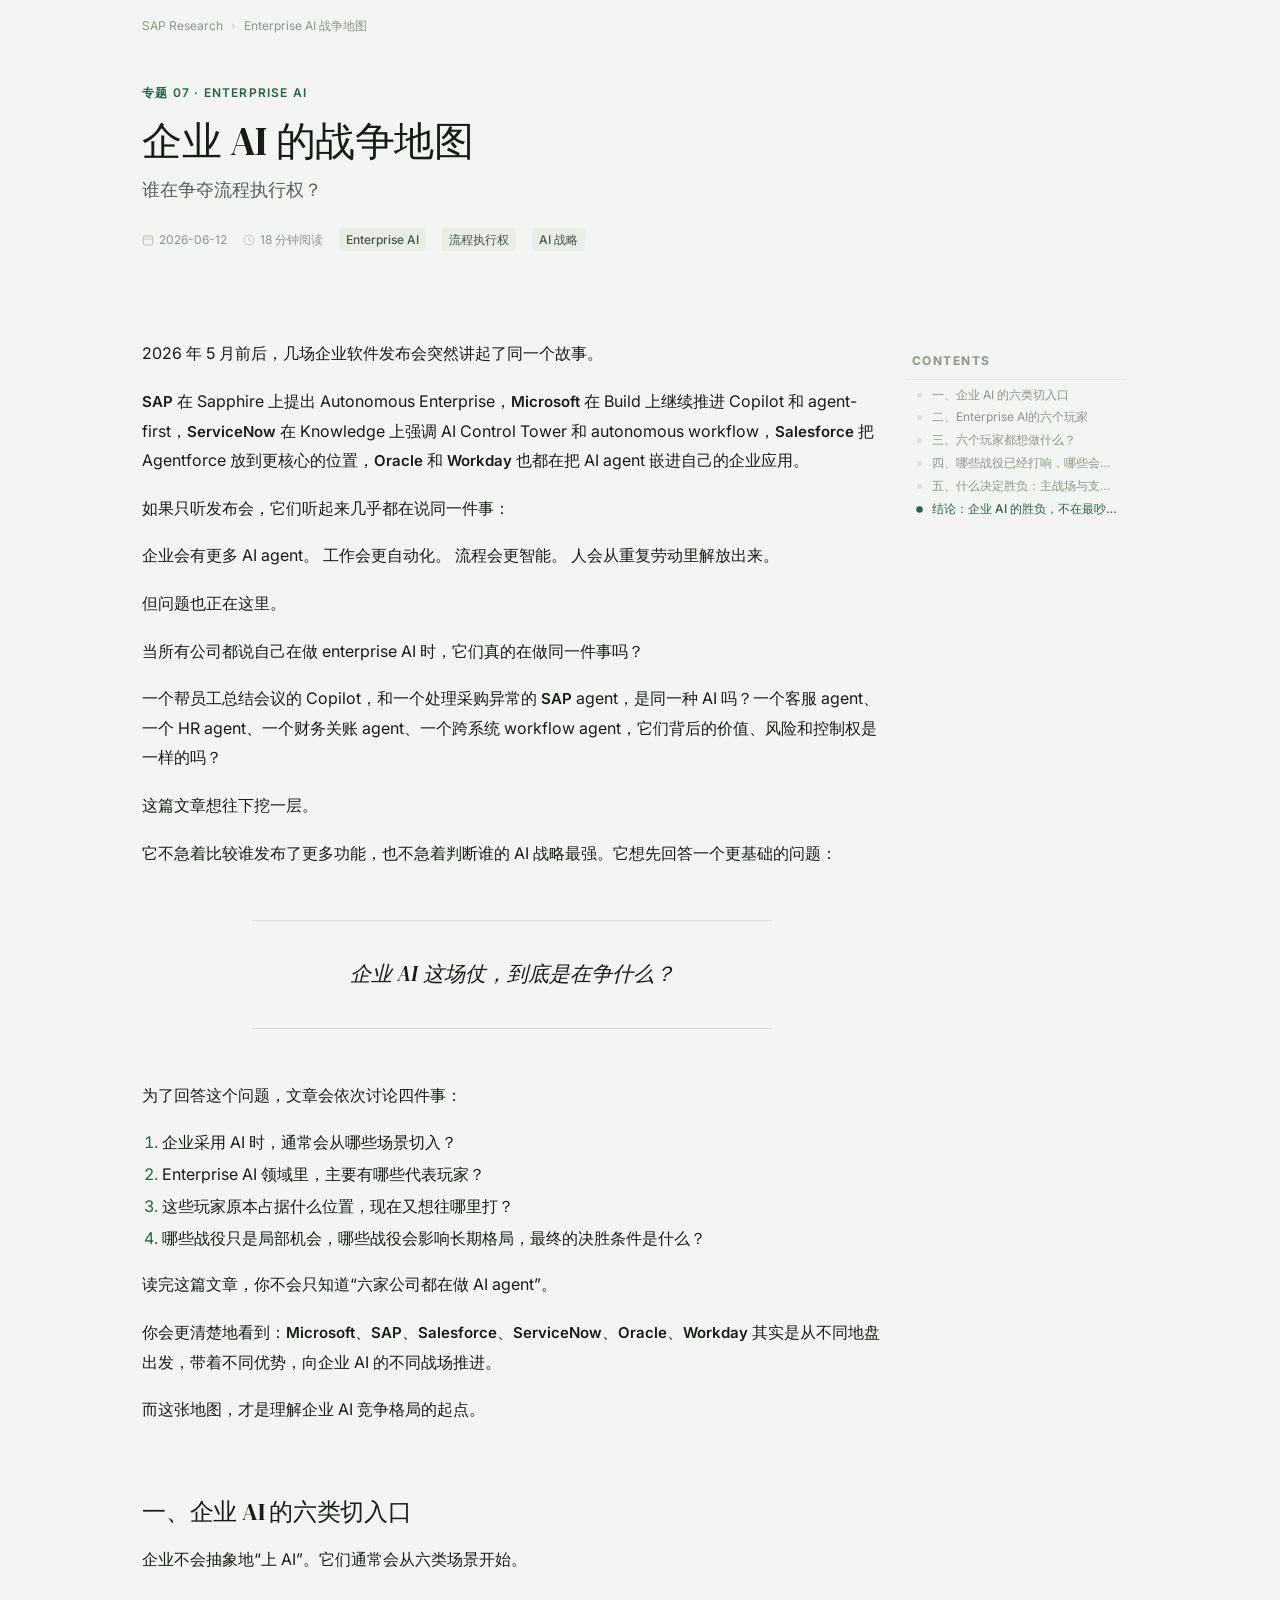
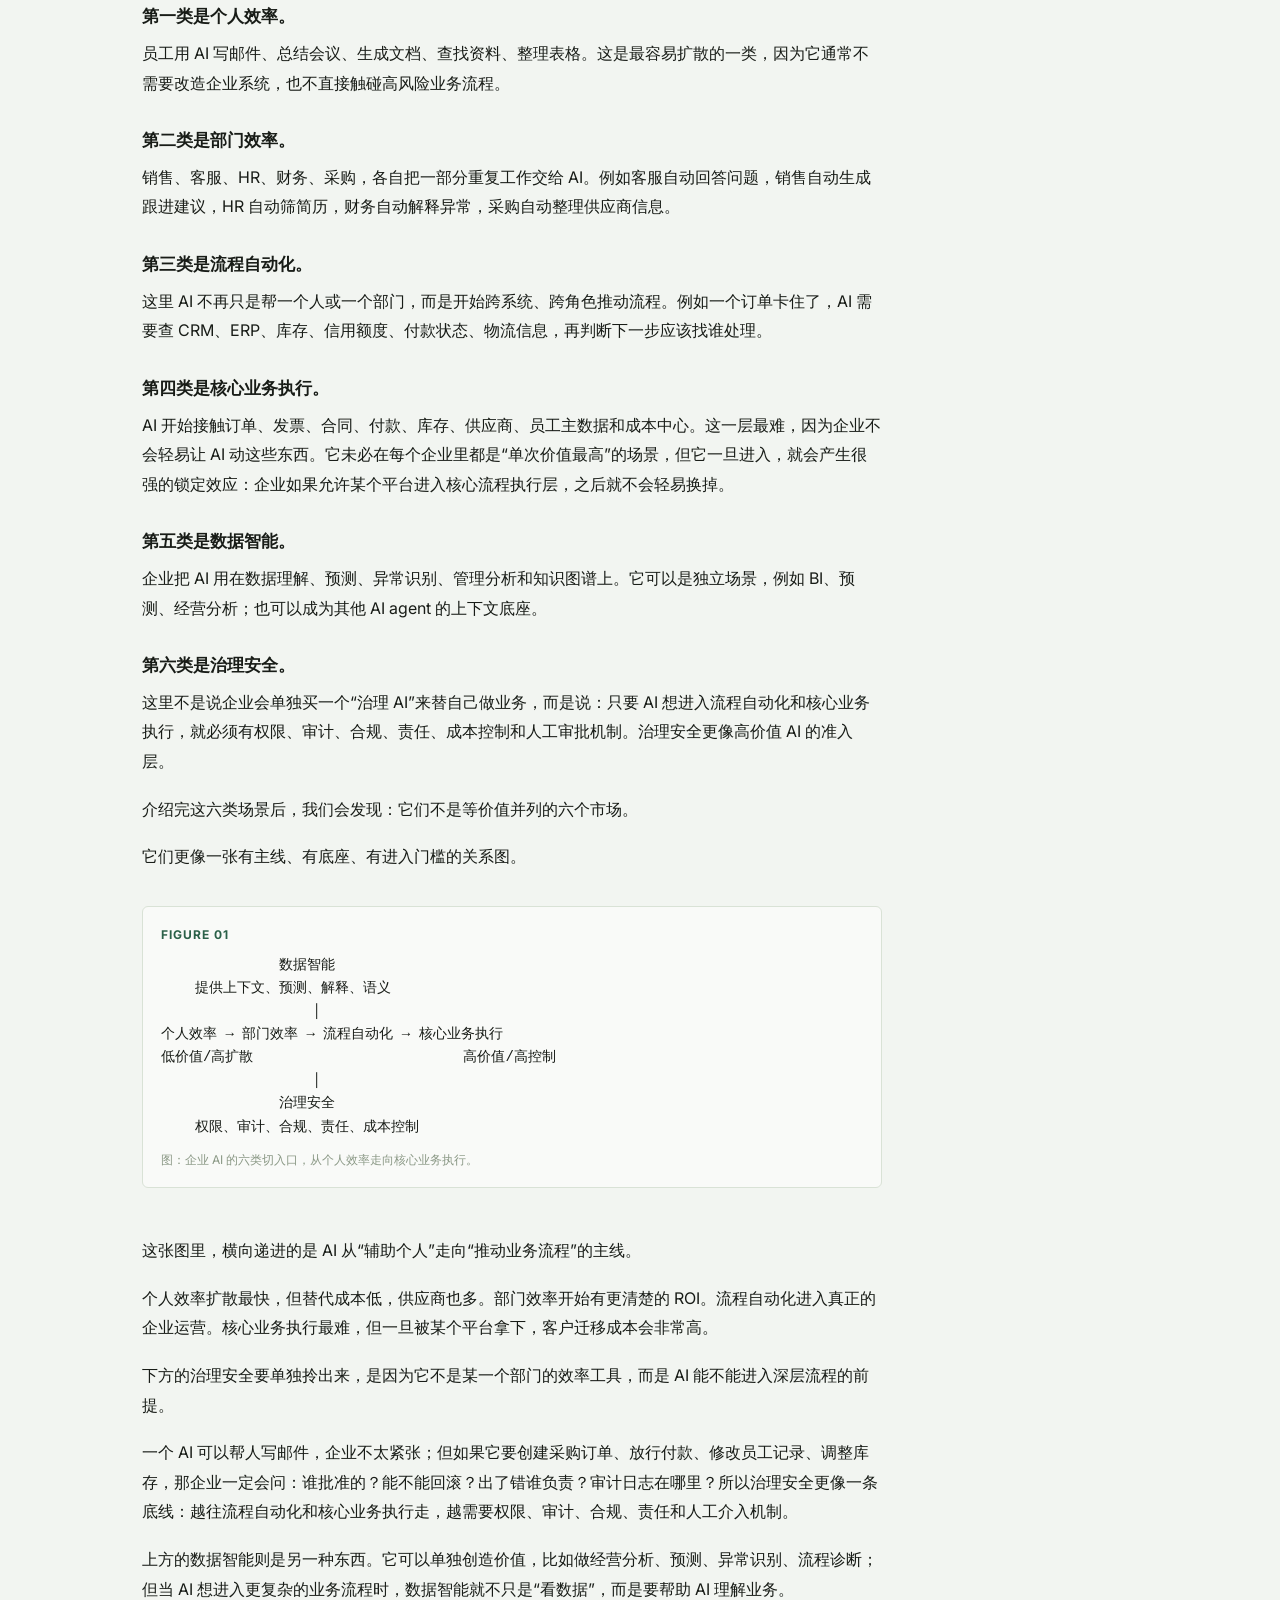
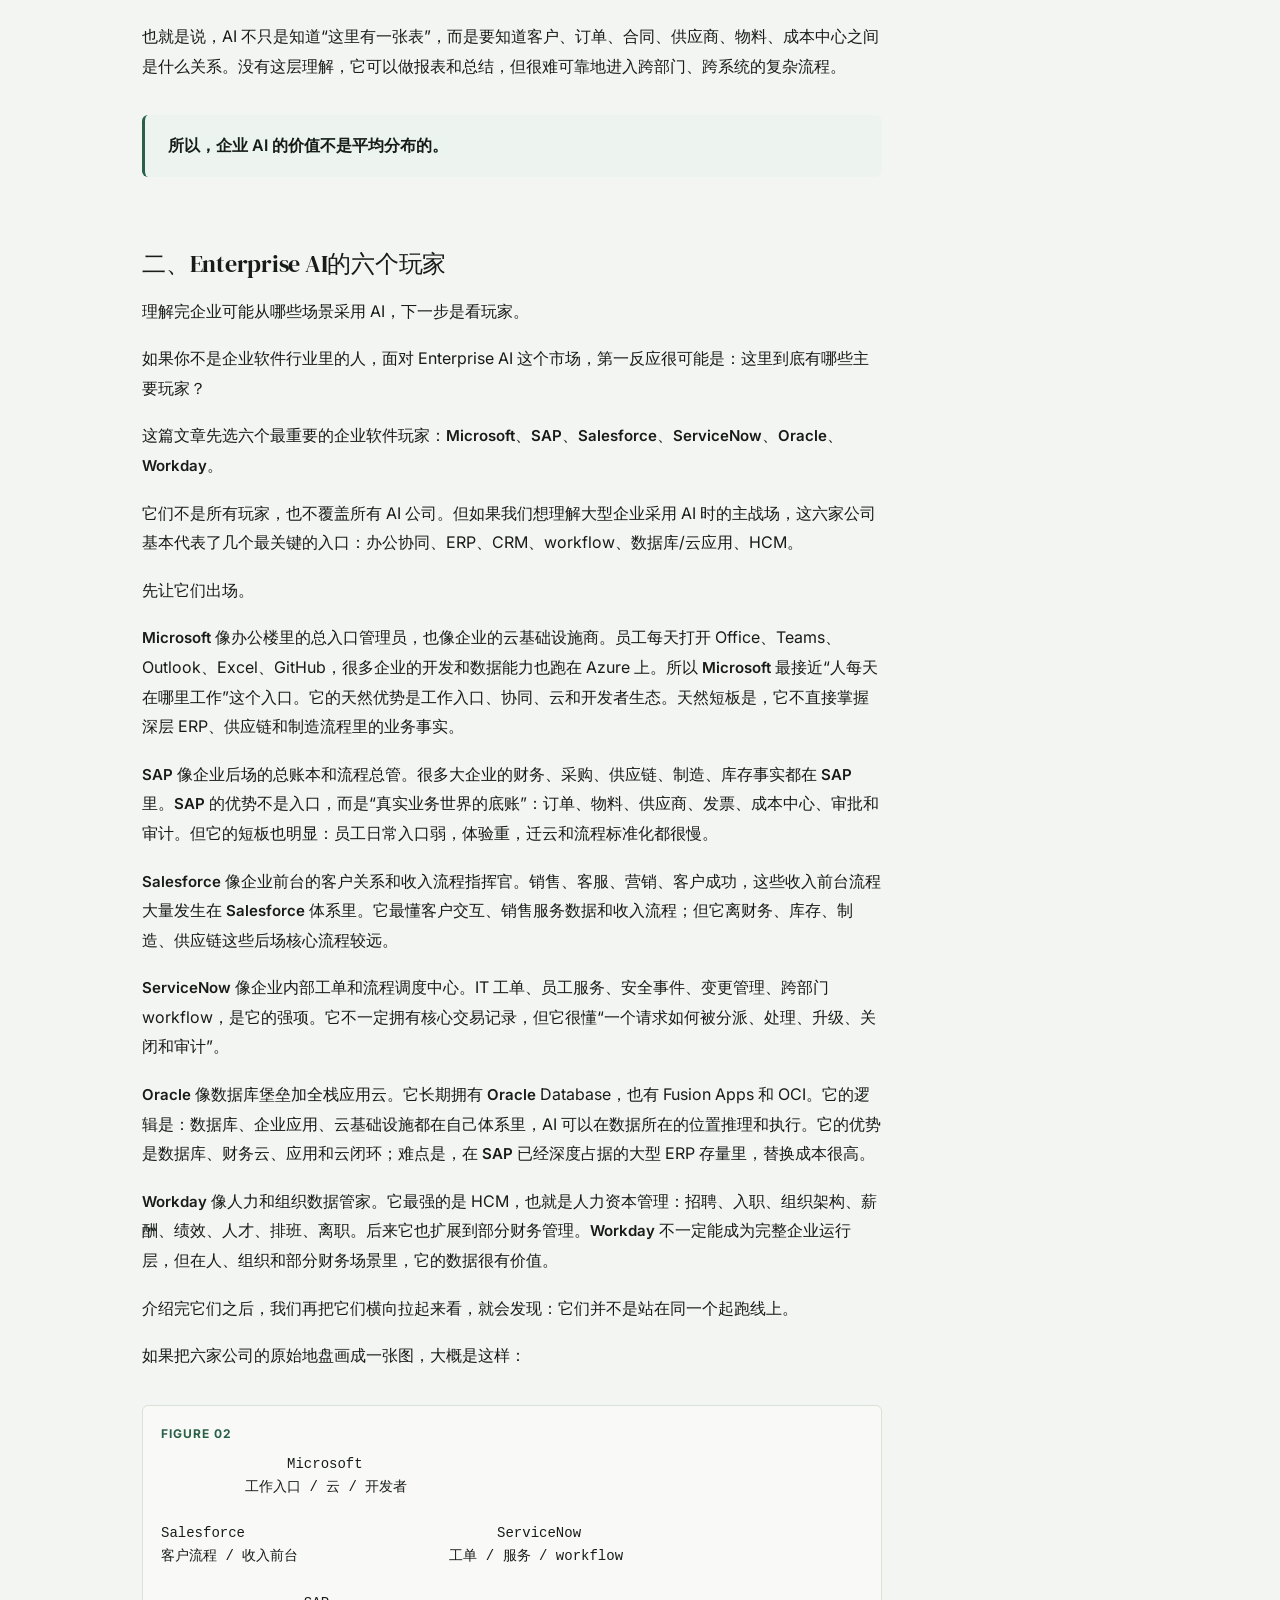
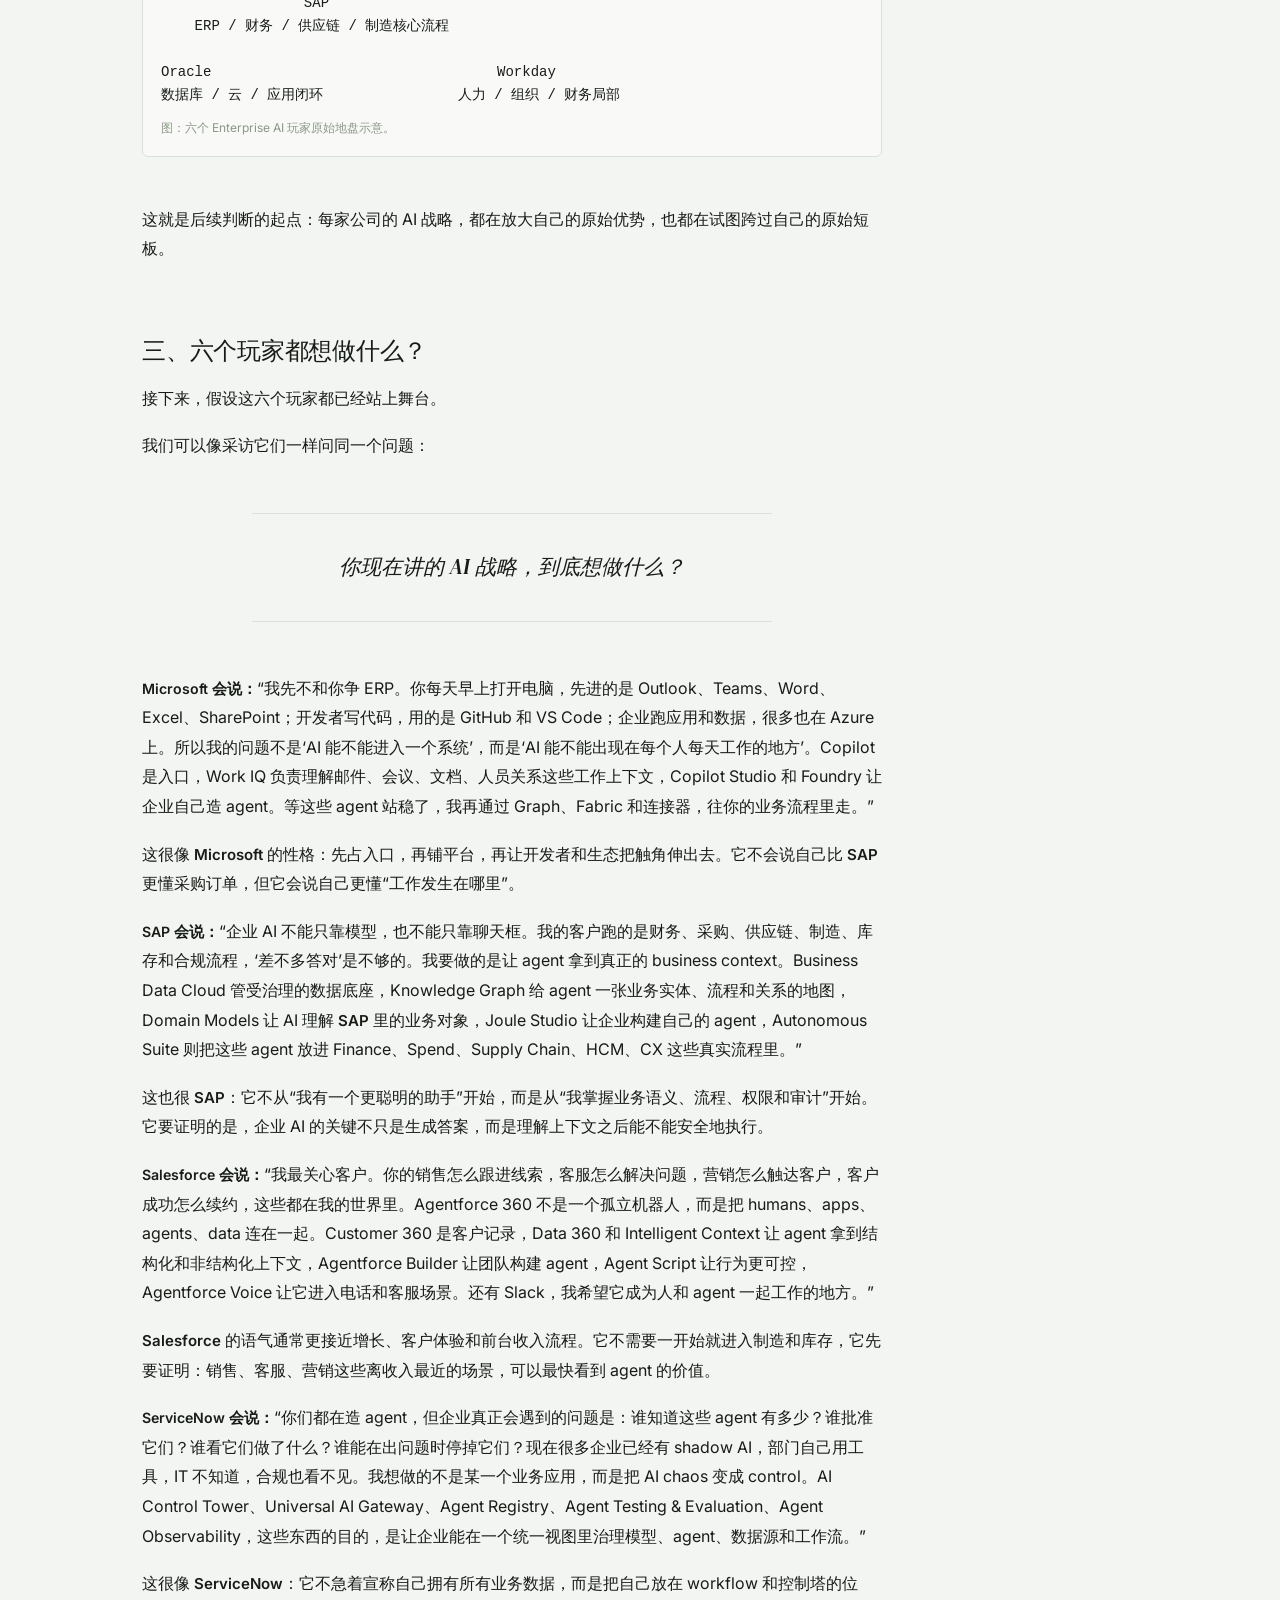
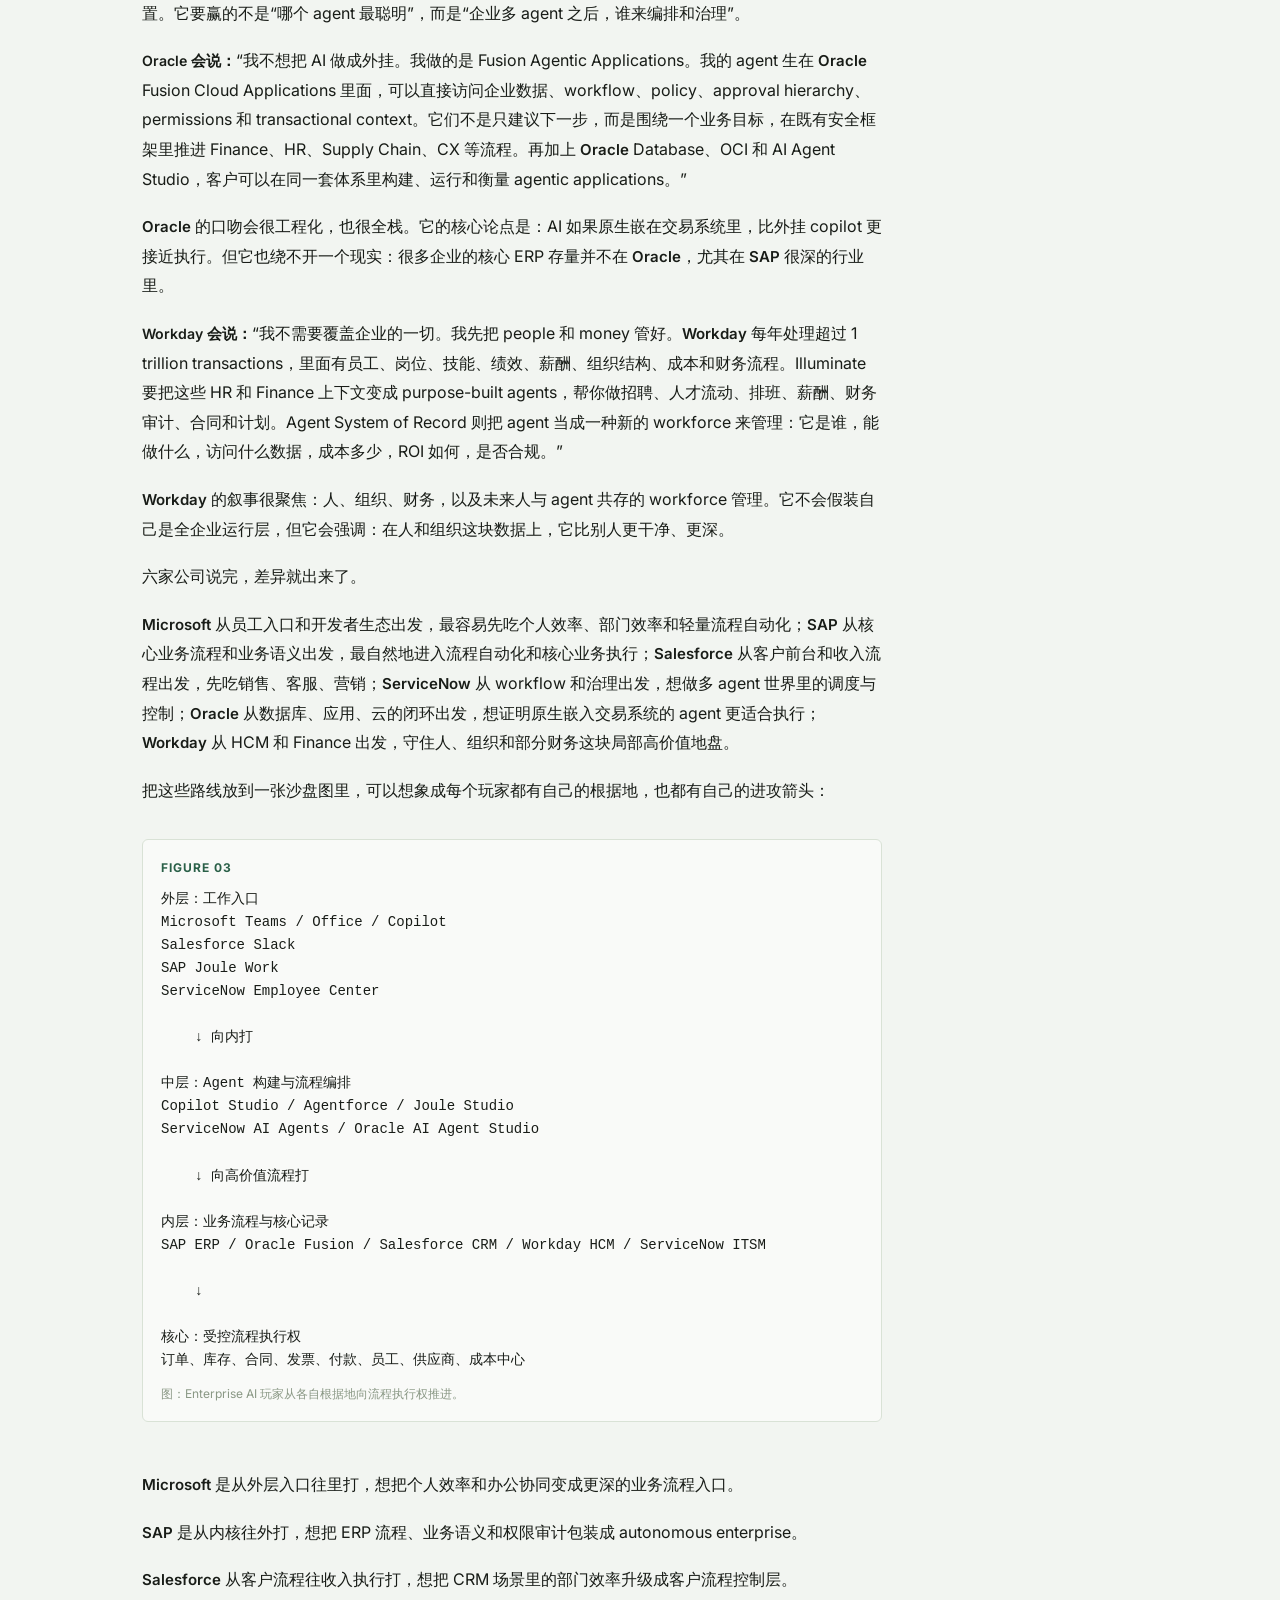
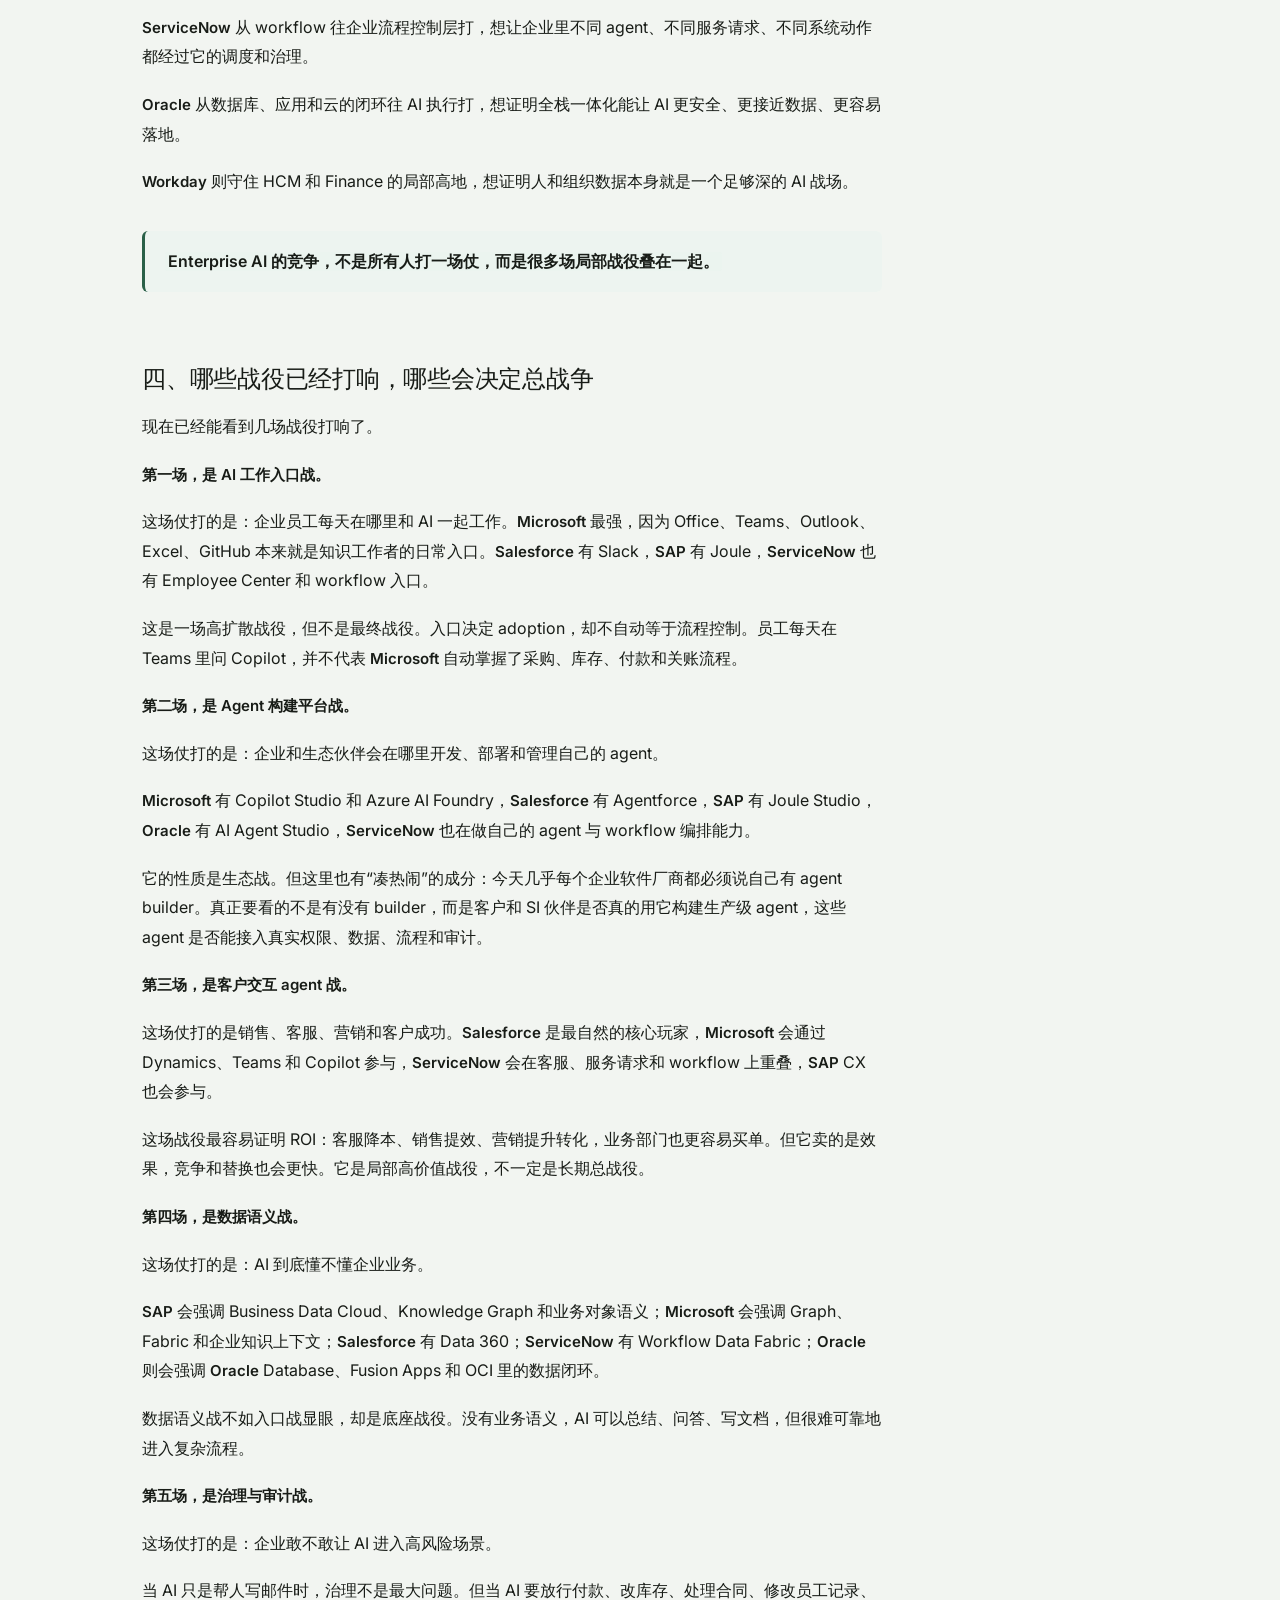
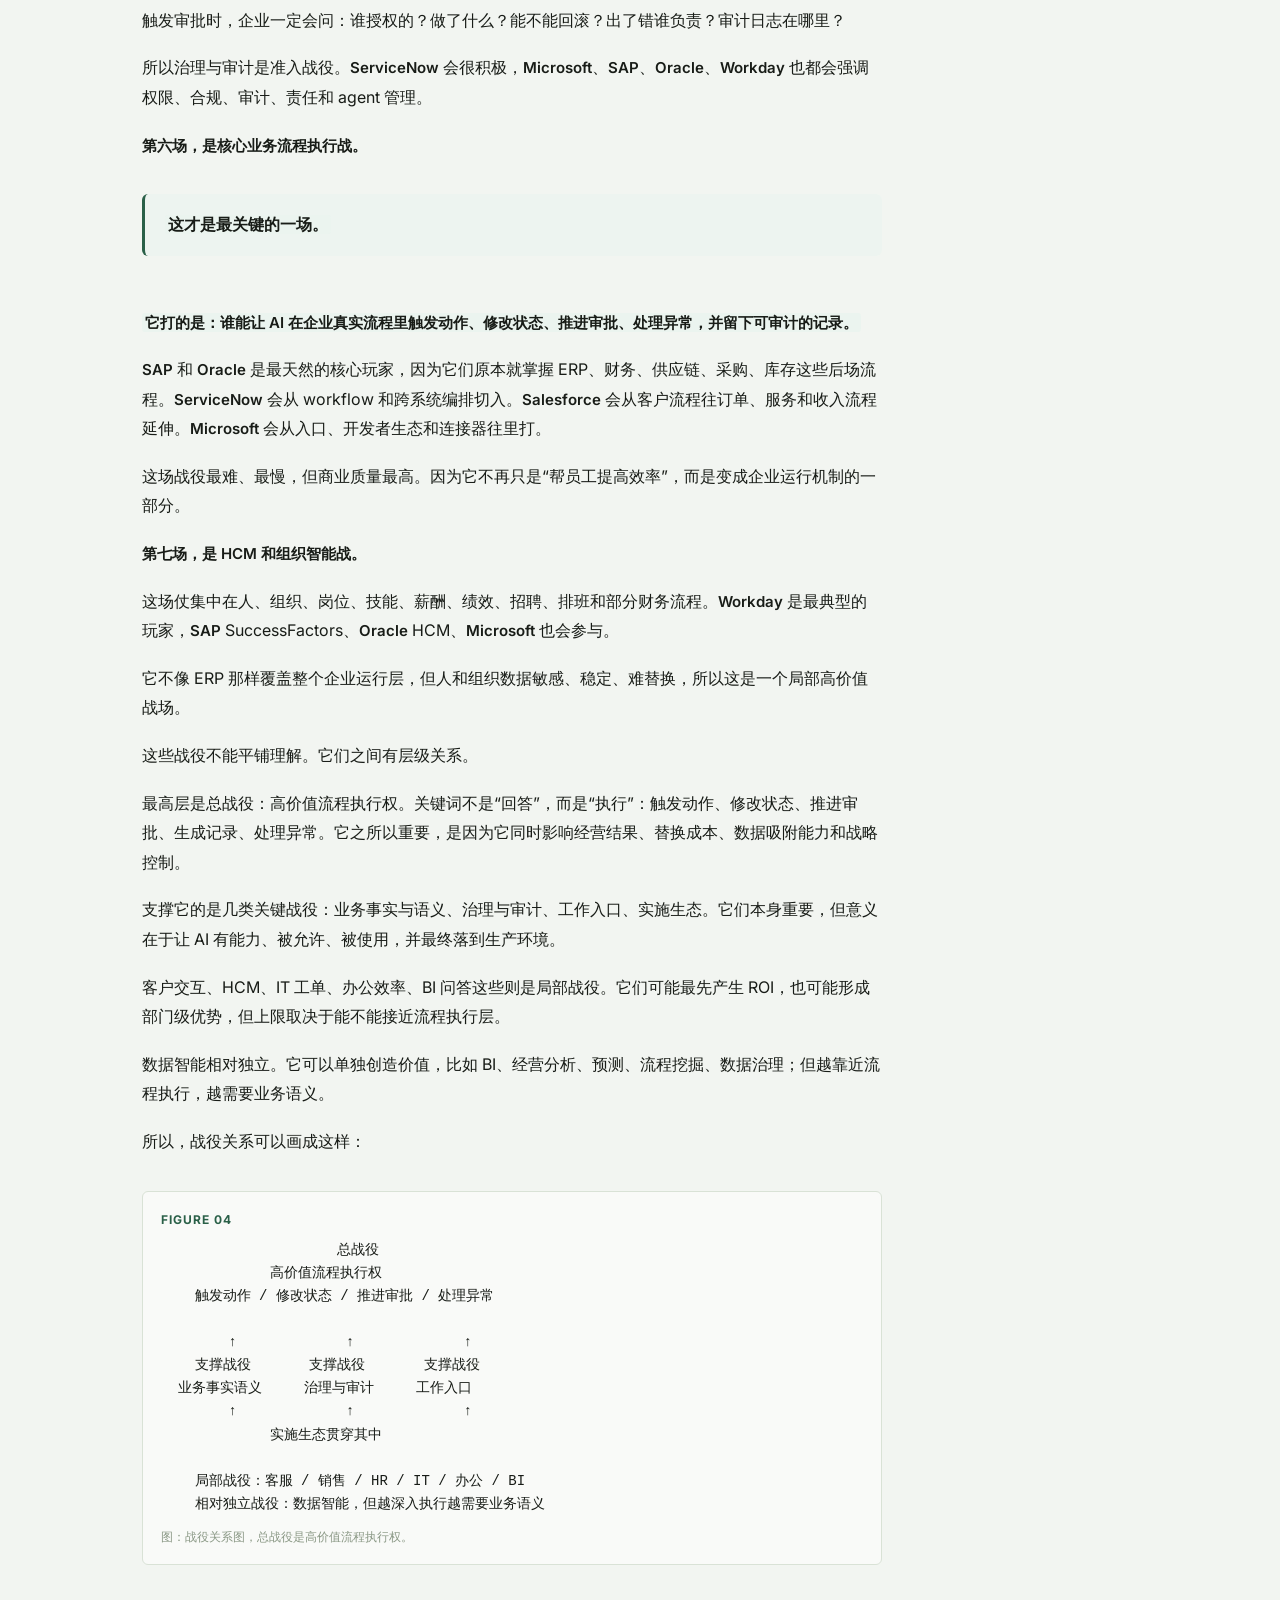
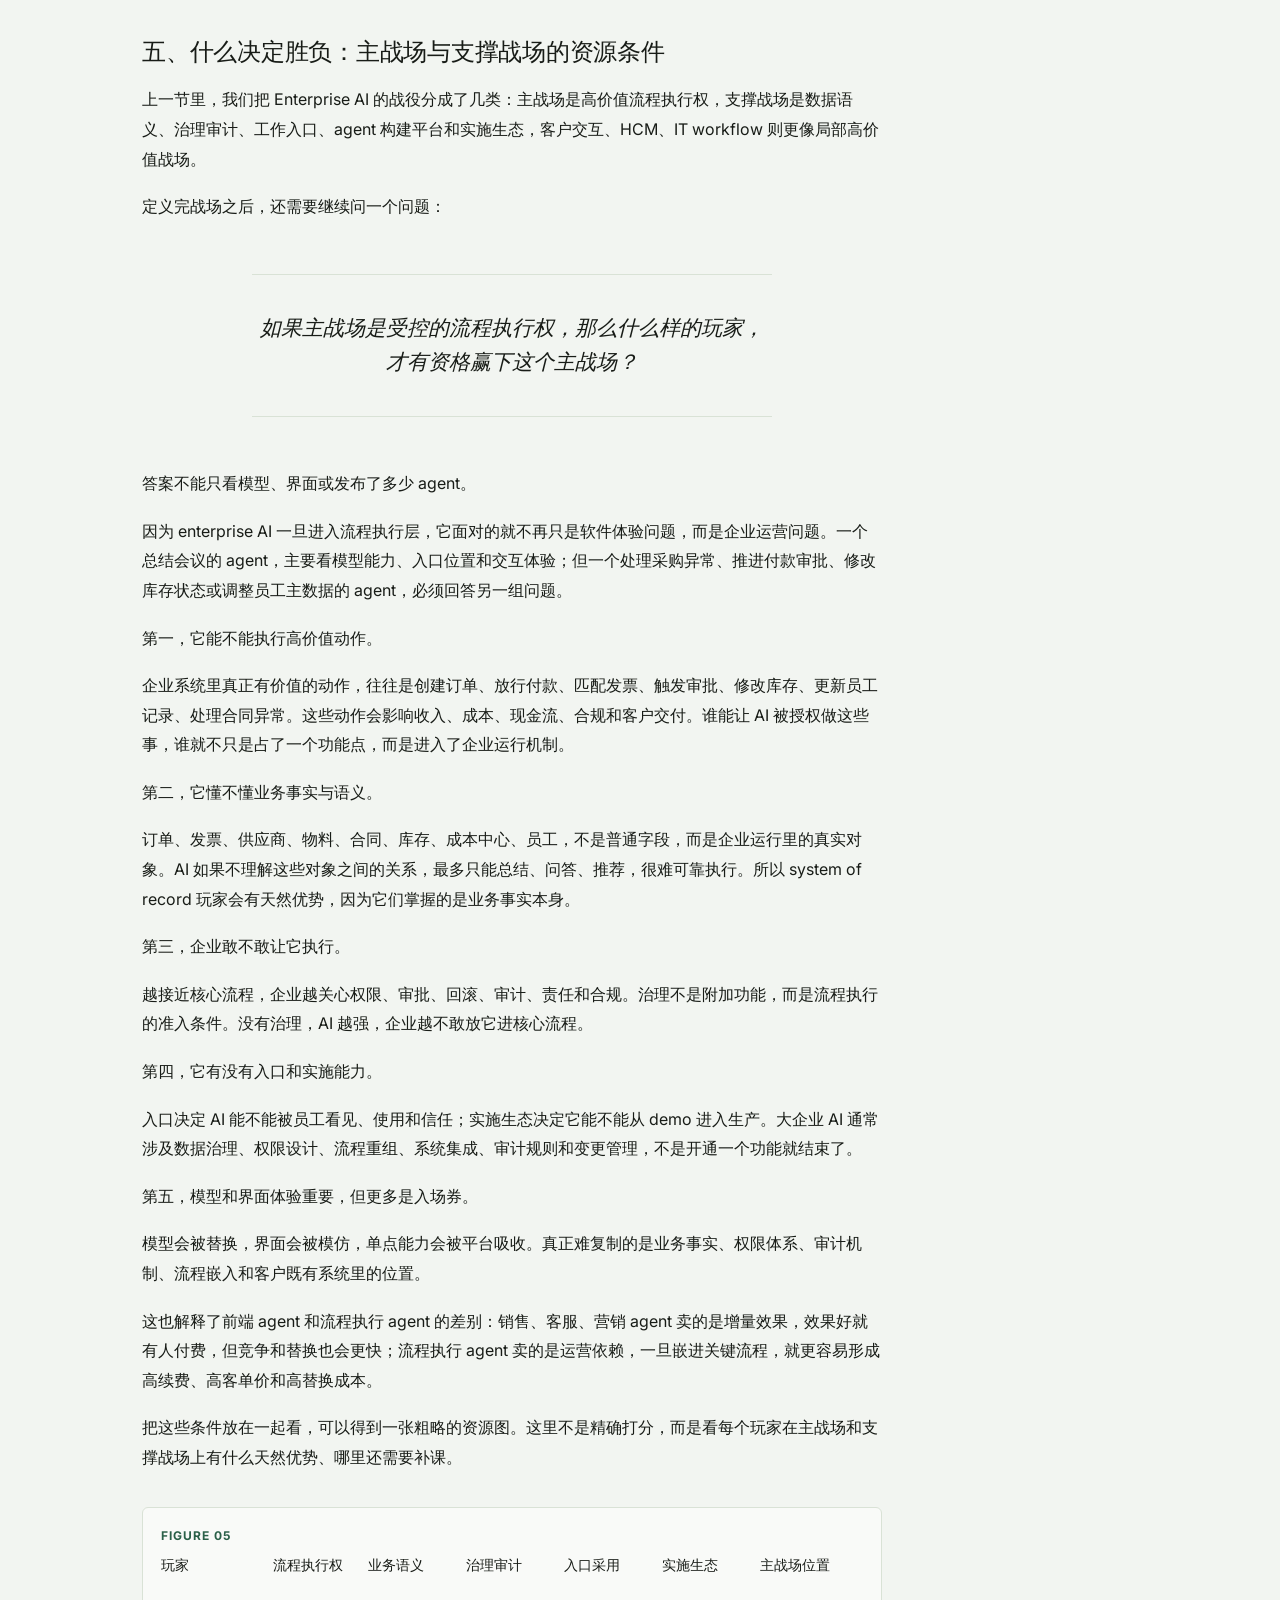
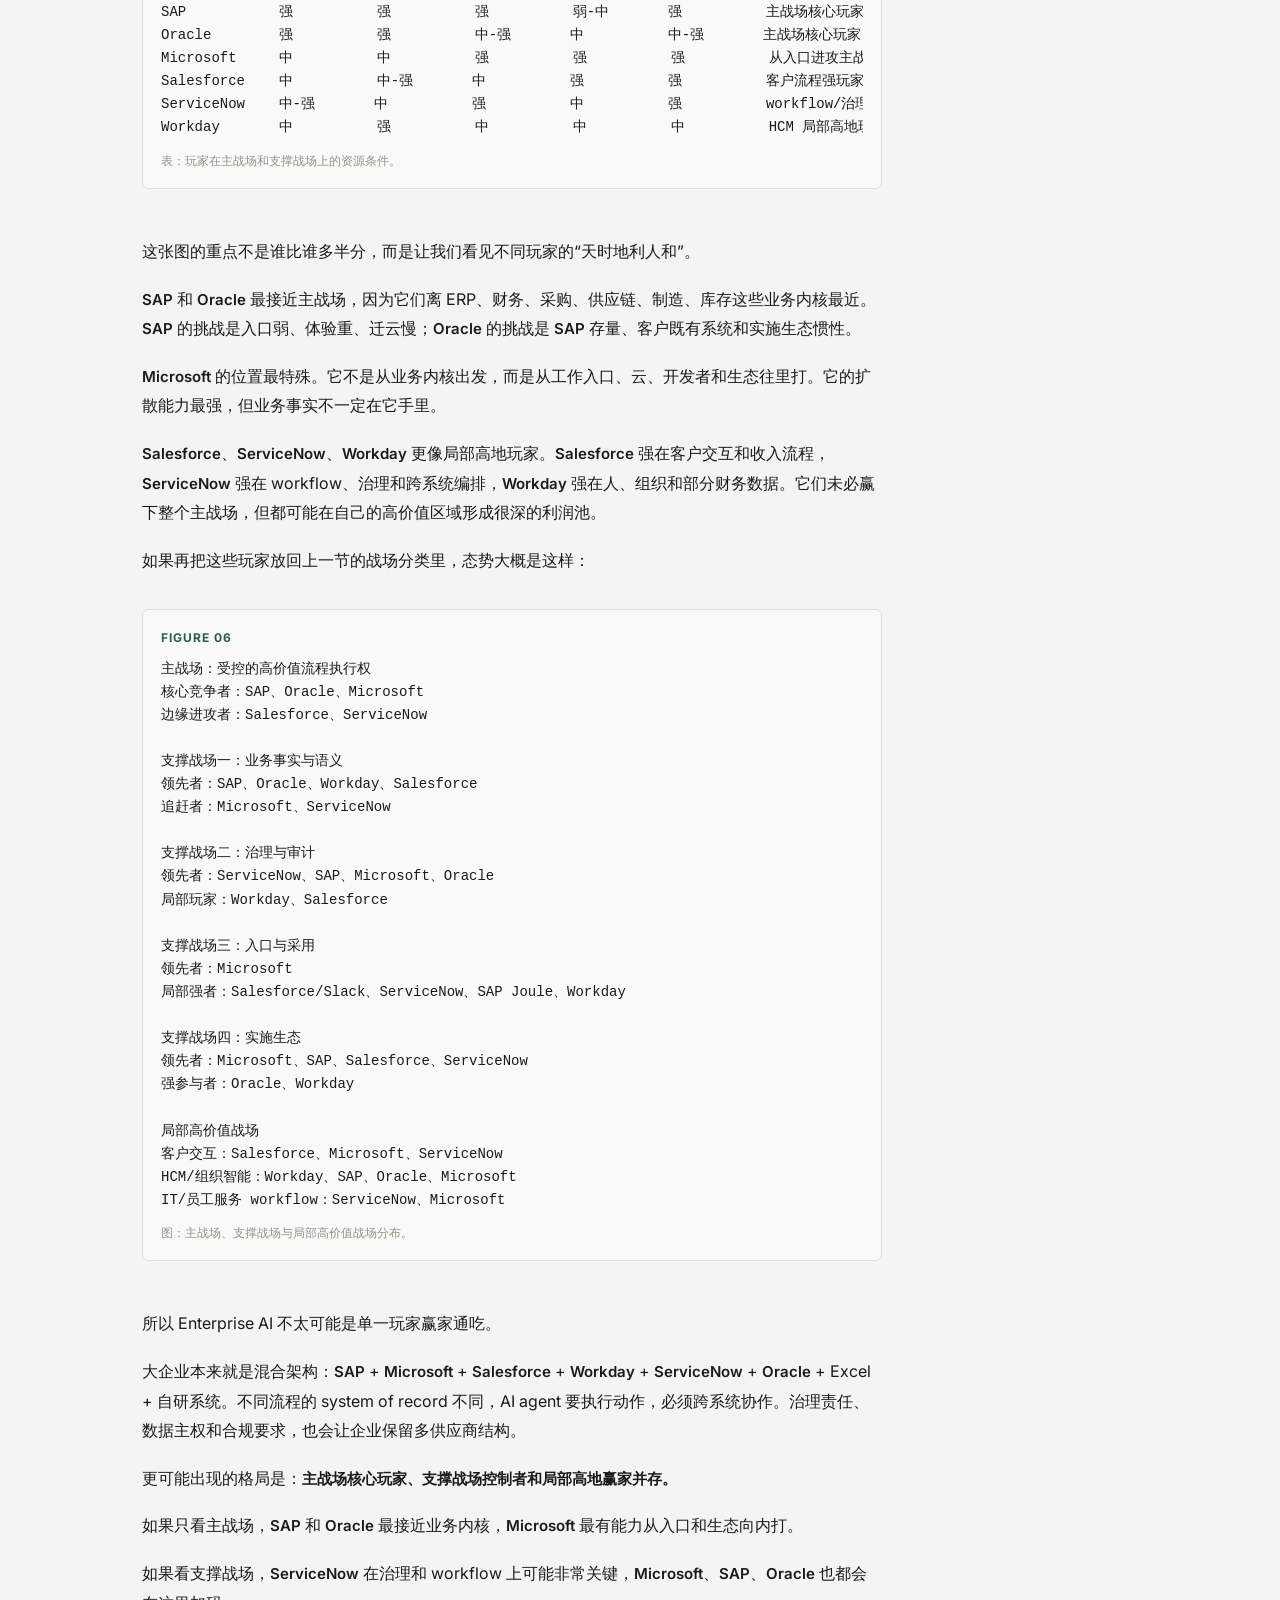
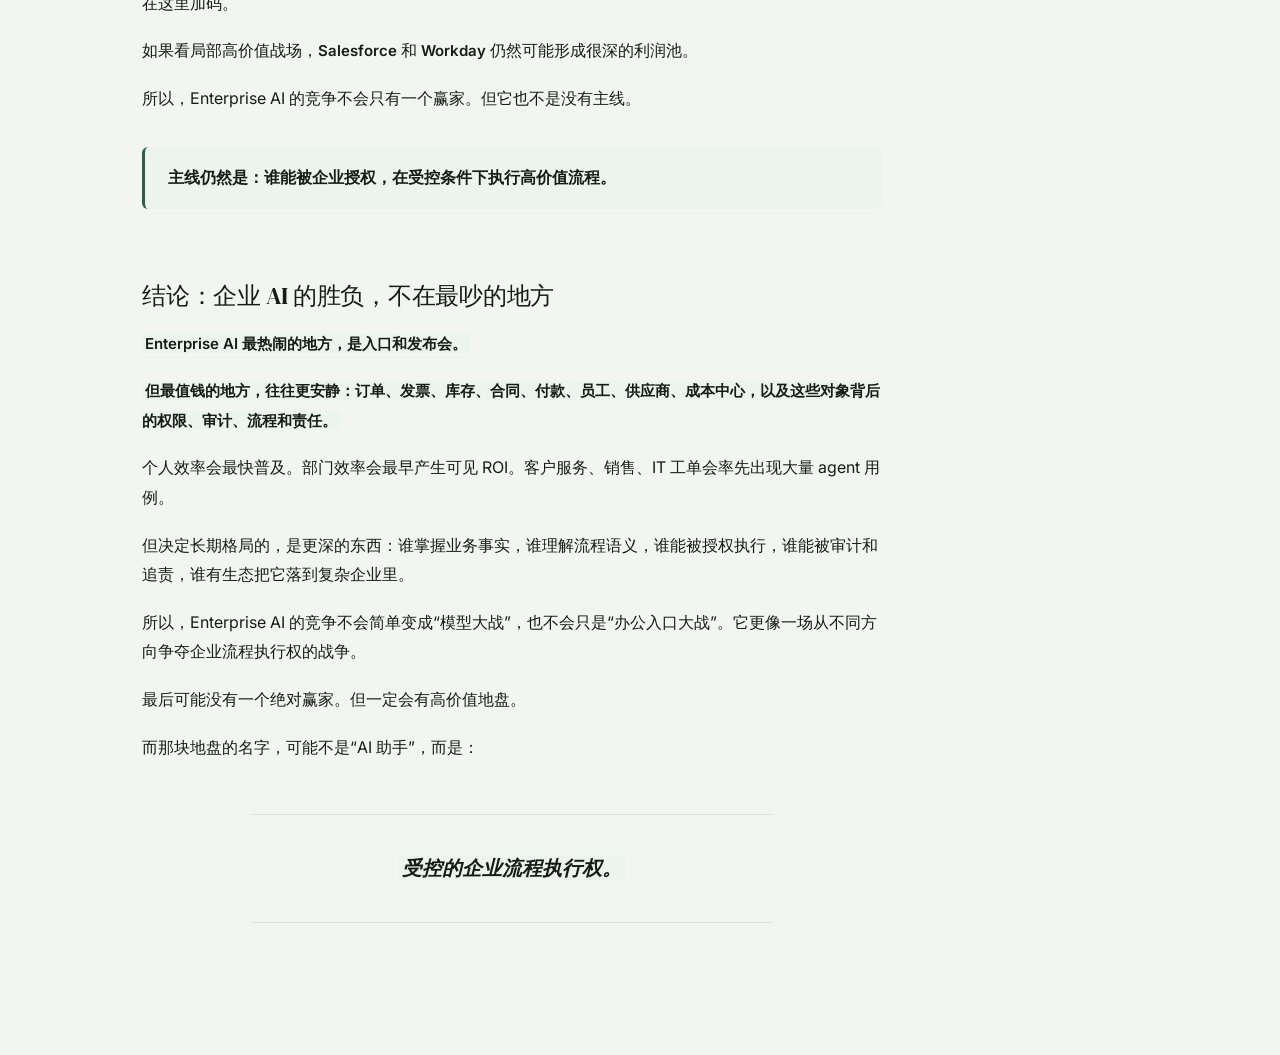
<file: topics/sap-ai-execution-layer.html>
<!DOCTYPE html>
<html lang="zh-CN">
<head>
  <meta charset="UTF-8">
  <meta name="viewport" content="width=device-width, initial-scale=1.0">
  <title>企业 AI 的战争地图 — SAP Research</title>
  <link rel="stylesheet" href="../assets/style.css">
  <style>
    .key-strong {
      padding: 0 3px;
      border-radius: 3px;
      background: color-mix(in srgb, var(--accent-bg) 82%, transparent);
      color: color-mix(in srgb, var(--text-1) 70%, var(--accent));
      font-weight: 800;
    }
    .player-name {
      color: color-mix(in srgb, var(--text-1) 76%, var(--accent));
      font-weight: 800;
    }
    .stage-label {
      margin-top: 30px !important;
      margin-bottom: 10px !important;
      color: var(--accent);
      font-size: 17px !important;
      line-height: 1.45 !important;
      font-weight: 800;
    }
    .stage-label + p {
      margin-top: 0 !important;
    }
    .stage-summary {
      margin: 34px 0 52px !important;
      padding: 16px 20px;
      border-left: 3px solid var(--accent);
      border-radius: var(--radius);
      background: rgba(235,244,239,.64);
      color: var(--text-1);
      font-size: 17px !important;
      line-height: 1.72 !important;
      font-weight: 700;
    }
    .key-quote {
      border-left-color: var(--accent) !important;
      background: rgba(235,244,239,.58);
    }
    .war-map-diagram {
      width: min(980px, 100%);
      max-width: 100%;
      min-width: 0;
      margin: 34px 0 48px;
      padding: 18px;
      border: 1px solid var(--border);
      border-radius: var(--radius);
      background: rgba(255,255,255,.54);
      overflow: hidden;
    }
    .war-map-diagram pre {
      display: block;
      max-width: 100%;
      margin: 0;
      overflow-x: auto;
      color: var(--text-1);
      font-size: 14px;
      line-height: 1.65;
      font-family: ui-monospace, SFMono-Regular, Menlo, Monaco, Consolas, monospace;
      white-space: pre;
    }
    .war-map-diagram code {
      display: block;
      width: max-content;
      min-width: 100%;
    }
    .war-map-diagram figcaption {
      margin-top: 12px;
      color: var(--text-3);
      font-size: var(--fs-annotation);
      line-height: 1.55;
    }
    .diagram-label {
      margin-bottom: 10px;
      color: var(--accent);
      font-size: var(--fs-annotation);
      font-weight: 700;
      letter-spacing: .08em;
      text-transform: uppercase;
    }
    @media (max-width: 720px) {
      .article-content {
        width: 100%;
        max-width: 100%;
        min-width: 0;
      }
      .stage-label {
        font-size: 16px !important;
      }
      .stage-summary {
        padding: 14px 16px;
        font-size: 16px !important;
      }
      .war-map-diagram {
        padding: 14px;
      }
      .war-map-diagram pre {
        font-size: 12px;
      }
    }
  </style>
</head>
<body>

  <div id="nav-mount"></div>

  <div class="page-layout">

    <aside class="global-sidebar" id="sidebar-mount"></aside>

    <div class="page-content">
  <div class="article-wrap">

    <div class="breadcrumb">
      <a href="../index.html">SAP Research</a>
      <span class="breadcrumb-sep">›</span>
      <span>Enterprise AI 战争地图</span>
    </div>

    <header class="article-header">
      <div class="article-topic-label">专题 07 · Enterprise AI</div>
      <h1 class="article-title">企业 AI 的战争地图</h1>
      <p class="article-subtitle">谁在争夺流程执行权？</p>
      <div class="article-meta">
        <span class="article-meta-item">
          <svg width="12" height="12" viewBox="0 0 24 24" fill="none" stroke="currentColor" stroke-width="2"><rect x="3" y="4" width="18" height="18" rx="2"/><line x1="16" y1="2" x2="16" y2="6"/><line x1="8" y1="2" x2="8" y2="6"/><line x1="3" y1="10" x2="21" y2="10"/></svg>
          2026-06-12
        </span>
        <span class="article-meta-item">
          <svg width="12" height="12" viewBox="0 0 24 24" fill="none" stroke="currentColor" stroke-width="2"><circle cx="12" cy="12" r="10"/><polyline points="12 6 12 12 16 14"/></svg>
          18 分钟阅读
        </span>
        <span class="tag">Enterprise AI</span>
        <span class="tag">流程执行权</span>
        <span class="tag">AI 战略</span>
      </div>
    </header>

    <div class="article-body">
      <div class="article-content">
<p>2026 年 5 月前后，几场企业软件发布会突然讲起了同一个故事。</p>

<p><strong class="player-name">SAP</strong> 在 Sapphire 上提出 Autonomous Enterprise，<strong class="player-name">Microsoft</strong> 在 Build 上继续推进 Copilot 和 agent-first，<strong class="player-name">ServiceNow</strong> 在 Knowledge 上强调 AI Control Tower 和 autonomous workflow，<strong class="player-name">Salesforce</strong> 把 Agentforce 放到更核心的位置，<strong class="player-name">Oracle</strong> 和 <strong class="player-name">Workday</strong> 也都在把 AI agent 嵌进自己的企业应用。</p>

<p>如果只听发布会，它们听起来几乎都在说同一件事：</p>

<p>企业会有更多 AI agent。 工作会更自动化。 流程会更智能。 人会从重复劳动里解放出来。</p>

<p>但问题也正在这里。</p>

<p>当所有公司都说自己在做 enterprise AI 时，它们真的在做同一件事吗？</p>

<p>一个帮员工总结会议的 Copilot，和一个处理采购异常的 <strong class="player-name">SAP</strong> agent，是同一种 AI 吗？一个客服 agent、一个 HR agent、一个财务关账 agent、一个跨系统 workflow agent，它们背后的价值、风险和控制权是一样的吗？</p>

<p>这篇文章想往下挖一层。</p>

<p>它不急着比较谁发布了更多功能，也不急着判断谁的 AI 战略最强。它想先回答一个更基础的问题：</p>

<blockquote class="key-quote"><p>企业 AI 这场仗，到底是在争什么？</p></blockquote>

<p>为了回答这个问题，文章会依次讨论四件事：</p>

<ol>
  <li>企业采用 AI 时，通常会从哪些场景切入？</li>
  <li>Enterprise AI 领域里，主要有哪些代表玩家？</li>
  <li>这些玩家原本占据什么位置，现在又想往哪里打？</li>
  <li>哪些战役只是局部机会，哪些战役会影响长期格局，最终的决胜条件是什么？</li>
</ol>

<p>读完这篇文章，你不会只知道“六家公司都在做 AI agent”。</p>

<p>你会更清楚地看到：<strong class="player-name">Microsoft</strong>、<strong class="player-name">SAP</strong>、<strong class="player-name">Salesforce</strong>、<strong class="player-name">ServiceNow</strong>、<strong class="player-name">Oracle</strong>、<strong class="player-name">Workday</strong> 其实是从不同地盘出发，带着不同优势，向企业 AI 的不同战场推进。</p>

<p>而这张地图，才是理解企业 AI 竞争格局的起点。</p>

<h2 id="一-企业-ai-的六类切入口">一、企业 AI 的六类切入口</h2>

<p>企业不会抽象地“上 AI”。它们通常会从六类场景开始。</p>

<p class="stage-label">第一类是个人效率。</p>

<p>员工用 AI 写邮件、总结会议、生成文档、查找资料、整理表格。这是最容易扩散的一类，因为它通常不需要改造企业系统，也不直接触碰高风险业务流程。</p>

<p class="stage-label">第二类是部门效率。</p>

<p>销售、客服、HR、财务、采购，各自把一部分重复工作交给 AI。例如客服自动回答问题，销售自动生成跟进建议，HR 自动筛简历，财务自动解释异常，采购自动整理供应商信息。</p>

<p class="stage-label">第三类是流程自动化。</p>

<p>这里 AI 不再只是帮一个人或一个部门，而是开始跨系统、跨角色推动流程。例如一个订单卡住了，AI 需要查 CRM、ERP、库存、信用额度、付款状态、物流信息，再判断下一步应该找谁处理。</p>

<p class="stage-label">第四类是核心业务执行。</p>

<p>AI 开始接触订单、发票、合同、付款、库存、供应商、员工主数据和成本中心。这一层最难，因为企业不会轻易让 AI 动这些东西。它未必在每个企业里都是“单次价值最高”的场景，但它一旦进入，就会产生很强的锁定效应：企业如果允许某个平台进入核心流程执行层，之后就不会轻易换掉。</p>

<p class="stage-label">第五类是数据智能。</p>

<p>企业把 AI 用在数据理解、预测、异常识别、管理分析和知识图谱上。它可以是独立场景，例如 BI、预测、经营分析；也可以成为其他 AI agent 的上下文底座。</p>

<p class="stage-label">第六类是治理安全。</p>

<p>这里不是说企业会单独买一个“治理 AI”来替自己做业务，而是说：只要 AI 想进入流程自动化和核心业务执行，就必须有权限、审计、合规、责任、成本控制和人工审批机制。治理安全更像高价值 AI 的准入层。</p>

<p>介绍完这六类场景后，我们会发现：它们不是等价值并列的六个市场。</p>

<p>它们更像一张有主线、有底座、有进入门槛的关系图。</p>

<figure class="article-figure war-map-diagram">
  <div class="diagram-label">Figure 01</div>
  <pre><code>              数据智能
    提供上下文、预测、解释、语义
                  │
个人效率 → 部门效率 → 流程自动化 → 核心业务执行
低价值/高扩散                         高价值/高控制
                  │
              治理安全
    权限、审计、合规、责任、成本控制</code></pre>
  <figcaption>图：企业 AI 的六类切入口，从个人效率走向核心业务执行。</figcaption>
</figure>

<p>这张图里，横向递进的是 AI 从“辅助个人”走向“推动业务流程”的主线。</p>

<p>个人效率扩散最快，但替代成本低，供应商也多。部门效率开始有更清楚的 ROI。流程自动化进入真正的企业运营。核心业务执行最难，但一旦被某个平台拿下，客户迁移成本会非常高。</p>

<p>下方的治理安全要单独拎出来，是因为它不是某一个部门的效率工具，而是 AI 能不能进入深层流程的前提。</p>

<p>一个 AI 可以帮人写邮件，企业不太紧张；但如果它要创建采购订单、放行付款、修改员工记录、调整库存，那企业一定会问：谁批准的？能不能回滚？出了错谁负责？审计日志在哪里？所以治理安全更像一条底线：越往流程自动化和核心业务执行走，越需要权限、审计、合规、责任和人工介入机制。</p>

<p>上方的数据智能则是另一种东西。它可以单独创造价值，比如做经营分析、预测、异常识别、流程诊断；但当 AI 想进入更复杂的业务流程时，数据智能就不只是“看数据”，而是要帮助 AI 理解业务。</p>

<p>也就是说，AI 不只是知道“这里有一张表”，而是要知道客户、订单、合同、供应商、物料、成本中心之间是什么关系。没有这层理解，它可以做报表和总结，但很难可靠地进入跨部门、跨系统的复杂流程。</p>

<p class="stage-summary"><strong class="key-strong">所以，企业 AI 的价值不是平均分布的。</strong></p>

<h2 id="二-enterprise-ai的六个玩家">二、Enterprise AI的六个玩家</h2>

<p>理解完企业可能从哪些场景采用 AI，下一步是看玩家。</p>

<p>如果你不是企业软件行业里的人，面对 Enterprise AI 这个市场，第一反应很可能是：这里到底有哪些主要玩家？</p>

<p>这篇文章先选六个最重要的企业软件玩家：<strong class="player-name">Microsoft</strong>、<strong class="player-name">SAP</strong>、<strong class="player-name">Salesforce</strong>、<strong class="player-name">ServiceNow</strong>、<strong class="player-name">Oracle</strong>、<strong class="player-name">Workday</strong>。</p>

<p>它们不是所有玩家，也不覆盖所有 AI 公司。但如果我们想理解大型企业采用 AI 时的主战场，这六家公司基本代表了几个最关键的入口：办公协同、ERP、CRM、workflow、数据库/云应用、HCM。</p>

<p>先让它们出场。</p>

<p><strong class="player-name">Microsoft</strong> 像办公楼里的总入口管理员，也像企业的云基础设施商。员工每天打开 Office、Teams、Outlook、Excel、GitHub，很多企业的开发和数据能力也跑在 Azure 上。所以 <strong class="player-name">Microsoft</strong> 最接近“人每天在哪里工作”这个入口。它的天然优势是工作入口、协同、云和开发者生态。天然短板是，它不直接掌握深层 ERP、供应链和制造流程里的业务事实。</p>

<p><strong class="player-name">SAP</strong> 像企业后场的总账本和流程总管。很多大企业的财务、采购、供应链、制造、库存事实都在 <strong class="player-name">SAP</strong> 里。<strong class="player-name">SAP</strong> 的优势不是入口，而是“真实业务世界的底账”：订单、物料、供应商、发票、成本中心、审批和审计。但它的短板也明显：员工日常入口弱，体验重，迁云和流程标准化都很慢。</p>

<p><strong class="player-name">Salesforce</strong> 像企业前台的客户关系和收入流程指挥官。销售、客服、营销、客户成功，这些收入前台流程大量发生在 <strong class="player-name">Salesforce</strong> 体系里。它最懂客户交互、销售服务数据和收入流程；但它离财务、库存、制造、供应链这些后场核心流程较远。</p>

<p><strong class="player-name">ServiceNow</strong> 像企业内部工单和流程调度中心。IT 工单、员工服务、安全事件、变更管理、跨部门 workflow，是它的强项。它不一定拥有核心交易记录，但它很懂“一个请求如何被分派、处理、升级、关闭和审计”。</p>

<p><strong class="player-name">Oracle</strong> 像数据库堡垒加全栈应用云。它长期拥有 <strong class="player-name">Oracle</strong> Database，也有 Fusion Apps 和 OCI。它的逻辑是：数据库、企业应用、云基础设施都在自己体系里，AI 可以在数据所在的位置推理和执行。它的优势是数据库、财务云、应用和云闭环；难点是，在 <strong class="player-name">SAP</strong> 已经深度占据的大型 ERP 存量里，替换成本很高。</p>

<p><strong class="player-name">Workday</strong> 像人力和组织数据管家。它最强的是 HCM，也就是人力资本管理：招聘、入职、组织架构、薪酬、绩效、人才、排班、离职。后来它也扩展到部分财务管理。<strong class="player-name">Workday</strong> 不一定能成为完整企业运行层，但在人、组织和部分财务场景里，它的数据很有价值。</p>

<p>介绍完它们之后，我们再把它们横向拉起来看，就会发现：它们并不是站在同一个起跑线上。</p>

<p>如果把六家公司的原始地盘画成一张图，大概是这样：</p>

<figure class="article-figure war-map-diagram">
  <div class="diagram-label">Figure 02</div>
  <pre><code>               Microsoft
          工作入口 / 云 / 开发者

Salesforce                              ServiceNow
客户流程 / 收入前台                  工单 / 服务 / workflow

                 SAP
    ERP / 财务 / 供应链 / 制造核心流程

Oracle                                  Workday
数据库 / 云 / 应用闭环                人力 / 组织 / 财务局部</code></pre>
  <figcaption>图：六个 Enterprise AI 玩家原始地盘示意。</figcaption>
</figure>

<p>这就是后续判断的起点：每家公司的 AI 战略，都在放大自己的原始优势，也都在试图跨过自己的原始短板。</p>

<h2 id="三-六个玩家都想做什么">三、六个玩家都想做什么？</h2>

<p>接下来，假设这六个玩家都已经站上舞台。</p>

<p>我们可以像采访它们一样问同一个问题：</p>

<blockquote class="key-quote"><p>你现在讲的 AI 战略，到底想做什么？</p></blockquote>

<p><strong><strong class="player-name">Microsoft</strong> 会说：</strong>“我先不和你争 ERP。你每天早上打开电脑，先进的是 Outlook、Teams、Word、Excel、SharePoint；开发者写代码，用的是 GitHub 和 VS Code；企业跑应用和数据，很多也在 Azure 上。所以我的问题不是‘AI 能不能进入一个系统’，而是‘AI 能不能出现在每个人每天工作的地方’。Copilot 是入口，Work IQ 负责理解邮件、会议、文档、人员关系这些工作上下文，Copilot Studio 和 Foundry 让企业自己造 agent。等这些 agent 站稳了，我再通过 Graph、Fabric 和连接器，往你的业务流程里走。”</p>

<p>这很像 <strong class="player-name">Microsoft</strong> 的性格：先占入口，再铺平台，再让开发者和生态把触角伸出去。它不会说自己比 <strong class="player-name">SAP</strong> 更懂采购订单，但它会说自己更懂“工作发生在哪里”。</p>

<p><strong><strong class="player-name">SAP</strong> 会说：</strong>“企业 AI 不能只靠模型，也不能只靠聊天框。我的客户跑的是财务、采购、供应链、制造、库存和合规流程，‘差不多答对’是不够的。我要做的是让 agent 拿到真正的 business context。Business Data Cloud 管受治理的数据底座，Knowledge Graph 给 agent 一张业务实体、流程和关系的地图，Domain Models 让 AI 理解 <strong class="player-name">SAP</strong> 里的业务对象，Joule Studio 让企业构建自己的 agent，Autonomous Suite 则把这些 agent 放进 Finance、Spend、Supply Chain、HCM、CX 这些真实流程里。”</p>

<p>这也很 <strong class="player-name">SAP</strong>：它不从“我有一个更聪明的助手”开始，而是从“我掌握业务语义、流程、权限和审计”开始。它要证明的是，企业 AI 的关键不只是生成答案，而是理解上下文之后能不能安全地执行。</p>

<p><strong><strong class="player-name">Salesforce</strong> 会说：</strong>“我最关心客户。你的销售怎么跟进线索，客服怎么解决问题，营销怎么触达客户，客户成功怎么续约，这些都在我的世界里。Agentforce 360 不是一个孤立机器人，而是把 humans、apps、agents、data 连在一起。Customer 360 是客户记录，Data 360 和 Intelligent Context 让 agent 拿到结构化和非结构化上下文，Agentforce Builder 让团队构建 agent，Agent Script 让行为更可控，Agentforce Voice 让它进入电话和客服场景。还有 Slack，我希望它成为人和 agent 一起工作的地方。”</p>

<p><strong class="player-name">Salesforce</strong> 的语气通常更接近增长、客户体验和前台收入流程。它不需要一开始就进入制造和库存，它先要证明：销售、客服、营销这些离收入最近的场景，可以最快看到 agent 的价值。</p>

<p><strong><strong class="player-name">ServiceNow</strong> 会说：</strong>“你们都在造 agent，但企业真正会遇到的问题是：谁知道这些 agent 有多少？谁批准它们？谁看它们做了什么？谁能在出问题时停掉它们？现在很多企业已经有 shadow AI，部门自己用工具，IT 不知道，合规也看不见。我想做的不是某一个业务应用，而是把 AI chaos 变成 control。AI Control Tower、Universal AI Gateway、Agent Registry、Agent Testing &amp; Evaluation、Agent Observability，这些东西的目的，是让企业能在一个统一视图里治理模型、agent、数据源和工作流。”</p>

<p>这很像 <strong class="player-name">ServiceNow</strong>：它不急着宣称自己拥有所有业务数据，而是把自己放在 workflow 和控制塔的位置。它要赢的不是“哪个 agent 最聪明”，而是“企业多 agent 之后，谁来编排和治理”。</p>

<p><strong><strong class="player-name">Oracle</strong> 会说：</strong>“我不想把 AI 做成外挂。我做的是 Fusion Agentic Applications。我的 agent 生在 <strong class="player-name">Oracle</strong> Fusion Cloud Applications 里面，可以直接访问企业数据、workflow、policy、approval hierarchy、permissions 和 transactional context。它们不是只建议下一步，而是围绕一个业务目标，在既有安全框架里推进 Finance、HR、Supply Chain、CX 等流程。再加上 <strong class="player-name">Oracle</strong> Database、OCI 和 AI Agent Studio，客户可以在同一套体系里构建、运行和衡量 agentic applications。”</p>

<p><strong class="player-name">Oracle</strong> 的口吻会很工程化，也很全栈。它的核心论点是：AI 如果原生嵌在交易系统里，比外挂 copilot 更接近执行。但它也绕不开一个现实：很多企业的核心 ERP 存量并不在 <strong class="player-name">Oracle</strong>，尤其在 <strong class="player-name">SAP</strong> 很深的行业里。</p>

<p><strong><strong class="player-name">Workday</strong> 会说：</strong>“我不需要覆盖企业的一切。我先把 people 和 money 管好。<strong class="player-name">Workday</strong> 每年处理超过 1 trillion transactions，里面有员工、岗位、技能、绩效、薪酬、组织结构、成本和财务流程。Illuminate 要把这些 HR 和 Finance 上下文变成 purpose-built agents，帮你做招聘、人才流动、排班、薪酬、财务审计、合同和计划。Agent System of Record 则把 agent 当成一种新的 workforce 来管理：它是谁，能做什么，访问什么数据，成本多少，ROI 如何，是否合规。”</p>

<p><strong class="player-name">Workday</strong> 的叙事很聚焦：人、组织、财务，以及未来人与 agent 共存的 workforce 管理。它不会假装自己是全企业运行层，但它会强调：在人和组织这块数据上，它比别人更干净、更深。</p>

<p>六家公司说完，差异就出来了。</p>

<p><strong class="player-name">Microsoft</strong> 从员工入口和开发者生态出发，最容易先吃个人效率、部门效率和轻量流程自动化；<strong class="player-name">SAP</strong> 从核心业务流程和业务语义出发，最自然地进入流程自动化和核心业务执行；<strong class="player-name">Salesforce</strong> 从客户前台和收入流程出发，先吃销售、客服、营销；<strong class="player-name">ServiceNow</strong> 从 workflow 和治理出发，想做多 agent 世界里的调度与控制；<strong class="player-name">Oracle</strong> 从数据库、应用、云的闭环出发，想证明原生嵌入交易系统的 agent 更适合执行；<strong class="player-name">Workday</strong> 从 HCM 和 Finance 出发，守住人、组织和部分财务这块局部高价值地盘。</p>

<p>把这些路线放到一张沙盘图里，可以想象成每个玩家都有自己的根据地，也都有自己的进攻箭头：</p>

<figure class="article-figure war-map-diagram">
  <div class="diagram-label">Figure 03</div>
  <pre><code>外层：工作入口
Microsoft Teams / Office / Copilot
Salesforce Slack
SAP Joule Work
ServiceNow Employee Center

    ↓ 向内打

中层：Agent 构建与流程编排
Copilot Studio / Agentforce / Joule Studio
ServiceNow AI Agents / Oracle AI Agent Studio

    ↓ 向高价值流程打

内层：业务流程与核心记录
SAP ERP / Oracle Fusion / Salesforce CRM / Workday HCM / ServiceNow ITSM

    ↓

核心：受控流程执行权
订单、库存、合同、发票、付款、员工、供应商、成本中心</code></pre>
  <figcaption>图：Enterprise AI 玩家从各自根据地向流程执行权推进。</figcaption>
</figure>

<p><strong class="player-name">Microsoft</strong> 是从外层入口往里打，想把个人效率和办公协同变成更深的业务流程入口。</p>

<p><strong class="player-name">SAP</strong> 是从内核往外打，想把 ERP 流程、业务语义和权限审计包装成 autonomous enterprise。</p>

<p><strong class="player-name">Salesforce</strong> 从客户流程往收入执行打，想把 CRM 场景里的部门效率升级成客户流程控制层。</p>

<p><strong class="player-name">ServiceNow</strong> 从 workflow 往企业流程控制层打，想让企业里不同 agent、不同服务请求、不同系统动作都经过它的调度和治理。</p>

<p><strong class="player-name">Oracle</strong> 从数据库、应用和云的闭环往 AI 执行打，想证明全栈一体化能让 AI 更安全、更接近数据、更容易落地。</p>

<p><strong class="player-name">Workday</strong> 则守住 HCM 和 Finance 的局部高地，想证明人和组织数据本身就是一个足够深的 AI 战场。</p>

<p class="stage-summary"><strong class="key-strong">Enterprise AI 的竞争，不是所有人打一场仗，而是很多场局部战役叠在一起。</strong></p>

<h2 id="四-哪些战役已经打响-哪些会决定总战争">四、哪些战役已经打响，哪些会决定总战争</h2>

<p>现在已经能看到几场战役打响了。</p>

<p><strong>第一场，是 AI 工作入口战。</strong></p>

<p>这场仗打的是：企业员工每天在哪里和 AI 一起工作。<strong class="player-name">Microsoft</strong> 最强，因为 Office、Teams、Outlook、Excel、GitHub 本来就是知识工作者的日常入口。<strong class="player-name">Salesforce</strong> 有 Slack，<strong class="player-name">SAP</strong> 有 Joule，<strong class="player-name">ServiceNow</strong> 也有 Employee Center 和 workflow 入口。</p>

<p>这是一场高扩散战役，但不是最终战役。入口决定 adoption，却不自动等于流程控制。员工每天在 Teams 里问 Copilot，并不代表 <strong class="player-name">Microsoft</strong> 自动掌握了采购、库存、付款和关账流程。</p>

<p><strong>第二场，是 Agent 构建平台战。</strong></p>

<p>这场仗打的是：企业和生态伙伴会在哪里开发、部署和管理自己的 agent。</p>

<p><strong class="player-name">Microsoft</strong> 有 Copilot Studio 和 Azure AI Foundry，<strong class="player-name">Salesforce</strong> 有 Agentforce，<strong class="player-name">SAP</strong> 有 Joule Studio，<strong class="player-name">Oracle</strong> 有 AI Agent Studio，<strong class="player-name">ServiceNow</strong> 也在做自己的 agent 与 workflow 编排能力。</p>

<p>它的性质是生态战。但这里也有“凑热闹”的成分：今天几乎每个企业软件厂商都必须说自己有 agent builder。真正要看的不是有没有 builder，而是客户和 SI 伙伴是否真的用它构建生产级 agent，这些 agent 是否能接入真实权限、数据、流程和审计。</p>

<p><strong>第三场，是客户交互 agent 战。</strong></p>

<p>这场仗打的是销售、客服、营销和客户成功。<strong class="player-name">Salesforce</strong> 是最自然的核心玩家，<strong class="player-name">Microsoft</strong> 会通过 Dynamics、Teams 和 Copilot 参与，<strong class="player-name">ServiceNow</strong> 会在客服、服务请求和 workflow 上重叠，<strong class="player-name">SAP</strong> CX 也会参与。</p>

<p>这场战役最容易证明 ROI：客服降本、销售提效、营销提升转化，业务部门也更容易买单。但它卖的是效果，竞争和替换也会更快。它是局部高价值战役，不一定是长期总战役。</p>

<p><strong>第四场，是数据语义战。</strong></p>

<p>这场仗打的是：AI 到底懂不懂企业业务。</p>

<p><strong class="player-name">SAP</strong> 会强调 Business Data Cloud、Knowledge Graph 和业务对象语义；<strong class="player-name">Microsoft</strong> 会强调 Graph、Fabric 和企业知识上下文；<strong class="player-name">Salesforce</strong> 有 Data 360；<strong class="player-name">ServiceNow</strong> 有 Workflow Data Fabric；<strong class="player-name">Oracle</strong> 则会强调 <strong class="player-name">Oracle</strong> Database、Fusion Apps 和 OCI 里的数据闭环。</p>

<p>数据语义战不如入口战显眼，却是底座战役。没有业务语义，AI 可以总结、问答、写文档，但很难可靠地进入复杂流程。</p>

<p><strong>第五场，是治理与审计战。</strong></p>

<p>这场仗打的是：企业敢不敢让 AI 进入高风险场景。</p>

<p>当 AI 只是帮人写邮件时，治理不是最大问题。但当 AI 要放行付款、改库存、处理合同、修改员工记录、触发审批时，企业一定会问：谁授权的？做了什么？能不能回滚？出了错谁负责？审计日志在哪里？</p>

<p>所以治理与审计是准入战役。<strong class="player-name">ServiceNow</strong> 会很积极，<strong class="player-name">Microsoft</strong>、<strong class="player-name">SAP</strong>、<strong class="player-name">Oracle</strong>、<strong class="player-name">Workday</strong> 也都会强调权限、合规、审计、责任和 agent 管理。</p>

<p><strong>第六场，是核心业务流程执行战。</strong></p>

<p class="stage-summary"><strong class="key-strong">这才是最关键的一场。</strong></p>

<p><strong class="key-strong">它打的是：谁能让 AI 在企业真实流程里触发动作、修改状态、推进审批、处理异常，并留下可审计的记录。</strong></p>

<p><strong class="player-name">SAP</strong> 和 <strong class="player-name">Oracle</strong> 是最天然的核心玩家，因为它们原本就掌握 ERP、财务、供应链、采购、库存这些后场流程。<strong class="player-name">ServiceNow</strong> 会从 workflow 和跨系统编排切入。<strong class="player-name">Salesforce</strong> 会从客户流程往订单、服务和收入流程延伸。<strong class="player-name">Microsoft</strong> 会从入口、开发者生态和连接器往里打。</p>

<p>这场战役最难、最慢，但商业质量最高。因为它不再只是“帮员工提高效率”，而是变成企业运行机制的一部分。</p>

<p><strong>第七场，是 HCM 和组织智能战。</strong></p>

<p>这场仗集中在人、组织、岗位、技能、薪酬、绩效、招聘、排班和部分财务流程。<strong class="player-name">Workday</strong> 是最典型的玩家，<strong class="player-name">SAP</strong> SuccessFactors、<strong class="player-name">Oracle</strong> HCM、<strong class="player-name">Microsoft</strong> 也会参与。</p>

<p>它不像 ERP 那样覆盖整个企业运行层，但人和组织数据敏感、稳定、难替换，所以这是一个局部高价值战场。</p>

<p>这些战役不能平铺理解。它们之间有层级关系。</p>

<p>最高层是总战役：高价值流程执行权。关键词不是“回答”，而是“执行”：触发动作、修改状态、推进审批、生成记录、处理异常。它之所以重要，是因为它同时影响经营结果、替换成本、数据吸附能力和战略控制。</p>

<p>支撑它的是几类关键战役：业务事实与语义、治理与审计、工作入口、实施生态。它们本身重要，但意义在于让 AI 有能力、被允许、被使用，并最终落到生产环境。</p>

<p>客户交互、HCM、IT 工单、办公效率、BI 问答这些则是局部战役。它们可能最先产生 ROI，也可能形成部门级优势，但上限取决于能不能接近流程执行层。</p>

<p>数据智能相对独立。它可以单独创造价值，比如 BI、经营分析、预测、流程挖掘、数据治理；但越靠近流程执行，越需要业务语义。</p>

<p>所以，战役关系可以画成这样：</p>

<figure class="article-figure war-map-diagram">
  <div class="diagram-label">Figure 04</div>
  <pre><code>                     总战役
             高价值流程执行权
    触发动作 / 修改状态 / 推进审批 / 处理异常

        ↑             ↑             ↑
    支撑战役       支撑战役       支撑战役
  业务事实语义     治理与审计     工作入口
        ↑             ↑             ↑
             实施生态贯穿其中

    局部战役：客服 / 销售 / HR / IT / 办公 / BI
    相对独立战役：数据智能，但越深入执行越需要业务语义</code></pre>
  <figcaption>图：战役关系图，总战役是高价值流程执行权。</figcaption>
</figure>

<h2 id="五-什么决定胜负-主战场与支撑战场的资源条件">五、什么决定胜负：主战场与支撑战场的资源条件</h2>

<p>上一节里，我们把 Enterprise AI 的战役分成了几类：主战场是高价值流程执行权，支撑战场是数据语义、治理审计、工作入口、agent 构建平台和实施生态，客户交互、HCM、IT workflow 则更像局部高价值战场。</p>

<p>定义完战场之后，还需要继续问一个问题：</p>

<blockquote class="key-quote"><p>如果主战场是受控的流程执行权，那么什么样的玩家，才有资格赢下这个主战场？</p></blockquote>

<p>答案不能只看模型、界面或发布了多少 agent。</p>

<p>因为 enterprise AI 一旦进入流程执行层，它面对的就不再只是软件体验问题，而是企业运营问题。一个总结会议的 agent，主要看模型能力、入口位置和交互体验；但一个处理采购异常、推进付款审批、修改库存状态或调整员工主数据的 agent，必须回答另一组问题。</p>

<p>第一，它能不能执行高价值动作。</p>

<p>企业系统里真正有价值的动作，往往是创建订单、放行付款、匹配发票、触发审批、修改库存、更新员工记录、处理合同异常。这些动作会影响收入、成本、现金流、合规和客户交付。谁能让 AI 被授权做这些事，谁就不只是占了一个功能点，而是进入了企业运行机制。</p>

<p>第二，它懂不懂业务事实与语义。</p>

<p>订单、发票、供应商、物料、合同、库存、成本中心、员工，不是普通字段，而是企业运行里的真实对象。AI 如果不理解这些对象之间的关系，最多只能总结、问答、推荐，很难可靠执行。所以 system of record 玩家会有天然优势，因为它们掌握的是业务事实本身。</p>

<p>第三，企业敢不敢让它执行。</p>

<p>越接近核心流程，企业越关心权限、审批、回滚、审计、责任和合规。治理不是附加功能，而是流程执行的准入条件。没有治理，AI 越强，企业越不敢放它进核心流程。</p>

<p>第四，它有没有入口和实施能力。</p>

<p>入口决定 AI 能不能被员工看见、使用和信任；实施生态决定它能不能从 demo 进入生产。大企业 AI 通常涉及数据治理、权限设计、流程重组、系统集成、审计规则和变更管理，不是开通一个功能就结束了。</p>

<p>第五，模型和界面体验重要，但更多是入场券。</p>

<p>模型会被替换，界面会被模仿，单点能力会被平台吸收。真正难复制的是业务事实、权限体系、审计机制、流程嵌入和客户既有系统里的位置。</p>

<p>这也解释了前端 agent 和流程执行 agent 的差别：销售、客服、营销 agent 卖的是增量效果，效果好就有人付费，但竞争和替换也会更快；流程执行 agent 卖的是运营依赖，一旦嵌进关键流程，就更容易形成高续费、高客单价和高替换成本。</p>

<p>把这些条件放在一起看，可以得到一张粗略的资源图。这里不是精确打分，而是看每个玩家在主战场和支撑战场上有什么天然优势、哪里还需要补课。</p>

<figure class="article-figure war-map-diagram">
  <div class="diagram-label">Figure 05</div>
  <pre><code>玩家          流程执行权   业务语义     治理审计     入口采用     实施生态     主战场位置

SAP           强          强          强          弱-中       强          主战场核心玩家
Oracle        强          强          中-强       中          中-强       主战场核心玩家
Microsoft     中          中          强          强          强          从入口进攻主战场
Salesforce    中          中-强       中          强          强          客户流程强玩家
ServiceNow    中-强       中          强          中          强          workflow/治理强玩家
Workday       中          强          中          中          中          HCM 局部高地玩家</code></pre>
  <figcaption>表：玩家在主战场和支撑战场上的资源条件。</figcaption>
</figure>

<p>这张图的重点不是谁比谁多半分，而是让我们看见不同玩家的“天时地利人和”。</p>

<p><strong class="player-name">SAP</strong> 和 <strong class="player-name">Oracle</strong> 最接近主战场，因为它们离 ERP、财务、采购、供应链、制造、库存这些业务内核最近。<strong class="player-name">SAP</strong> 的挑战是入口弱、体验重、迁云慢；<strong class="player-name">Oracle</strong> 的挑战是 <strong class="player-name">SAP</strong> 存量、客户既有系统和实施生态惯性。</p>

<p><strong class="player-name">Microsoft</strong> 的位置最特殊。它不是从业务内核出发，而是从工作入口、云、开发者和生态往里打。它的扩散能力最强，但业务事实不一定在它手里。</p>

<p><strong class="player-name">Salesforce</strong>、<strong class="player-name">ServiceNow</strong>、<strong class="player-name">Workday</strong> 更像局部高地玩家。<strong class="player-name">Salesforce</strong> 强在客户交互和收入流程，<strong class="player-name">ServiceNow</strong> 强在 workflow、治理和跨系统编排，<strong class="player-name">Workday</strong> 强在人、组织和部分财务数据。它们未必赢下整个主战场，但都可能在自己的高价值区域形成很深的利润池。</p>

<p>如果再把这些玩家放回上一节的战场分类里，态势大概是这样：</p>

<figure class="article-figure war-map-diagram">
  <div class="diagram-label">Figure 06</div>
  <pre><code>主战场：受控的高价值流程执行权
核心竞争者：SAP、Oracle、Microsoft
边缘进攻者：Salesforce、ServiceNow

支撑战场一：业务事实与语义
领先者：SAP、Oracle、Workday、Salesforce
追赶者：Microsoft、ServiceNow

支撑战场二：治理与审计
领先者：ServiceNow、SAP、Microsoft、Oracle
局部玩家：Workday、Salesforce

支撑战场三：入口与采用
领先者：Microsoft
局部强者：Salesforce/Slack、ServiceNow、SAP Joule、Workday

支撑战场四：实施生态
领先者：Microsoft、SAP、Salesforce、ServiceNow
强参与者：Oracle、Workday

局部高价值战场
客户交互：Salesforce、Microsoft、ServiceNow
HCM/组织智能：Workday、SAP、Oracle、Microsoft
IT/员工服务 workflow：ServiceNow、Microsoft</code></pre>
  <figcaption>图：主战场、支撑战场与局部高价值战场分布。</figcaption>
</figure>

<p>所以 Enterprise AI 不太可能是单一玩家赢家通吃。</p>

<p>大企业本来就是混合架构：<strong class="player-name">SAP</strong> + <strong class="player-name">Microsoft</strong> + <strong class="player-name">Salesforce</strong> + <strong class="player-name">Workday</strong> + <strong class="player-name">ServiceNow</strong> + <strong class="player-name">Oracle</strong> + Excel + 自研系统。不同流程的 system of record 不同，AI agent 要执行动作，必须跨系统协作。治理责任、数据主权和合规要求，也会让企业保留多供应商结构。</p>

<p>更可能出现的格局是：<strong>主战场核心玩家、支撑战场控制者和局部高地赢家并存。</strong></p>

<p>如果只看主战场，<strong class="player-name">SAP</strong> 和 <strong class="player-name">Oracle</strong> 最接近业务内核，<strong class="player-name">Microsoft</strong> 最有能力从入口和生态向内打。</p>

<p>如果看支撑战场，<strong class="player-name">ServiceNow</strong> 在治理和 workflow 上可能非常关键，<strong class="player-name">Microsoft</strong>、<strong class="player-name">SAP</strong>、<strong class="player-name">Oracle</strong> 也都会在这里加码。</p>

<p>如果看局部高价值战场，<strong class="player-name">Salesforce</strong> 和 <strong class="player-name">Workday</strong> 仍然可能形成很深的利润池。</p>

<p>所以，Enterprise AI 的竞争不会只有一个赢家。但它也不是没有主线。</p>

<p class="stage-summary"><strong class="key-strong">主线仍然是：谁能被企业授权，在受控条件下执行高价值流程。</strong></p>

<h2 id="结论-企业-ai-的胜负-不在最吵的地方">结论：企业 AI 的胜负，不在最吵的地方</h2>

<p><strong class="key-strong">Enterprise AI 最热闹的地方，是入口和发布会。</strong></p>

<p><strong class="key-strong">但最值钱的地方，往往更安静：订单、发票、库存、合同、付款、员工、供应商、成本中心，以及这些对象背后的权限、审计、流程和责任。</strong></p>

<p>个人效率会最快普及。部门效率会最早产生可见 ROI。客户服务、销售、IT 工单会率先出现大量 agent 用例。</p>

<p>但决定长期格局的，是更深的东西：谁掌握业务事实，谁理解流程语义，谁能被授权执行，谁能被审计和追责，谁有生态把它落到复杂企业里。</p>

<p>所以，Enterprise AI 的竞争不会简单变成“模型大战”，也不会只是“办公入口大战”。它更像一场从不同方向争夺企业流程执行权的战争。</p>

<p>最后可能没有一个绝对赢家。但一定会有高价值地盘。</p>

<p>而那块地盘的名字，可能不是“AI 助手”，而是：</p>

<blockquote class="key-quote"><p><strong class="key-strong">受控的企业流程执行权。</strong></p></blockquote>

      </div>
      <aside class="toc-panel">
        <div class="toc-inner" id="toc"></div>
      </aside>
    </div>

  </div>
    </div>

  </div>

  <script src="../config.js?v=20260607-map-asset"></script>
  <script src="../assets/script.js?v=20260607-map-asset"></script>
</body>
</html>
</file>
<file: assets/style.css>
@import url('https://fonts.googleapis.com/css2?family=Inter:wght@300;400;500;600&family=DM+Serif+Display:ital@0;1&display=swap');

/* ─── Design Tokens ─────────────────────────────────── */
:root {
  --bg:           #F2F5F1;
  --surface:      #FFFFFF;
  --border:       #D9E2D6;
  --border-light: #E4EBE2;

  --text-1: #181C17;
  --text-2: #576052;
  --text-3: #8A9885;

  --accent:       #2A6048;
  --accent-hover: #1E4A36;
  --accent-bg:    #EBF4EF;
  --accent-border:#B2D4C2;

  --tag-bg:       #E8EDE6;
  --tag-text:     #475542;

  --font-sans: 'Inter', -apple-system, BlinkMacSystemFont, sans-serif;
  --font-serif: 'DM Serif Display', Georgia, serif;

  /* ── Font size scale ── */
  --fs-annotation: 12px;   /* labels, captions, table headers, tags, footnotes */
  --fs-ui:         14px;   /* nav, tables, TOC, meta, breadcrumb, sidebar body */
  --fs-body:       16px;   /* article paragraphs, h3 */
  --fs-heading-sm: 18px;   /* card titles, article subtitle */
  --fs-heading:    24px;   /* h2 section headings */
  --fs-heading-lg: 32px;   /* hero / page-level titles */
  --fs-display:    40px;   /* article main title */
  --fs-stat:       28px;   /* data visualisation large numbers */

  --nav-h: 60px;
  --radius: 6px;
  --radius-lg: 10px;
  --shadow-sm: 0 1px 4px rgba(0,0,0,.06);
  --shadow-md: 0 4px 16px rgba(0,0,0,.08);

  --transition: 150ms ease;

  --page-gutter: 32px;
}

/* ─── Reset ──────────────────────────────────────────── */
*, *::before, *::after { box-sizing: border-box; margin: 0; padding: 0; }
html { font-size: 16px; scroll-behavior: smooth; }
body {
  font-family: var(--font-sans);
  background: var(--bg);
  color: var(--text-1);
  line-height: 1.6;
  -webkit-font-smoothing: antialiased;
}
a { color: inherit; text-decoration: none; }
img { max-width: 100%; display: block; }

/* ─── Navigation ─────────────────────────────────────── */
.nav {
  position: sticky;
  top: 0;
  z-index: 100;
  height: var(--nav-h);
  background: rgba(242,245,241,.94);
  backdrop-filter: blur(12px);
  border-bottom: 1px solid var(--border);
  display: flex;
  align-items: center;
}
.nav-inner {
  position: relative;
  width: 100%;
  max-width: 1120px;
  margin: 0 auto;
  padding: 0 var(--page-gutter);
  display: flex;
  align-items: center;
  justify-content: space-between;
}

/* ─── Nav: Sticky Article Title ──────────────────────── */
.nav-center-title {
  position: absolute;
  left: 50%;
  transform: translateX(-50%) translateY(5px);
  font-size: var(--fs-ui);
  font-weight: 500;
  color: var(--text-2);
  opacity: 0;
  pointer-events: none;
  white-space: nowrap;
  overflow: hidden;
  text-overflow: ellipsis;
  max-width: 420px;
  font-family: var(--font-sans);
  transition: opacity 200ms ease, transform 200ms ease;
}
.nav.title-visible .nav-center-title {
  opacity: 1;
  transform: translateX(-50%) translateY(0);
}
.nav-logo {
  display: flex;
  align-items: center;
  gap: 10px;
  font-size: var(--fs-body);
  font-weight: 600;
  letter-spacing: -.01em;
  color: var(--text-1);
}
.nav-logo-mark {
  width: 28px;
  height: 28px;
  background: var(--accent);
  border-radius: 6px;
  display: flex;
  align-items: center;
  justify-content: center;
  color: #fff;
  font-size: var(--fs-ui);
  font-weight: 700;
}
.nav-links {
  display: flex;
  align-items: center;
  gap: 28px;
  list-style: none;
}
.nav-links a {
  font-size: var(--fs-ui);
  color: var(--text-2);
  transition: color var(--transition);
}
.nav-links a:hover { color: var(--text-1); }
.nav-links .active { color: var(--text-1); font-weight: 500; }

/* ─── Language Switcher ─────────────────────────────── */
.lang-switcher {
  display: flex;
  align-items: center;
  gap: 1px;
  background: var(--border-light);
  border: 1px solid var(--border);
  border-radius: 20px;
  padding: 2px;
}
.lang-btn {
  display: flex;
  align-items: center;
  justify-content: center;
  width: 30px;
  height: 26px;
  border: none;
  background: transparent;
  border-radius: 16px;
  cursor: pointer;
  font-size: 16px;
  line-height: 1;
  transition: background var(--transition), box-shadow var(--transition);
  user-select: none;
}
.lang-btn.active {
  background: var(--surface);
  box-shadow: 0 1px 3px rgba(0,0,0,.10);
}
.lang-btn:hover:not(.active) {
  background: rgba(255,255,255,.55);
}
.lang-tooltip {
  position: fixed;
  transform: translateX(-50%);
  background: var(--text-1);
  color: #fff;
  font-size: var(--fs-annotation);
  font-family: var(--font-sans);
  padding: 5px 10px;
  border-radius: var(--radius);
  pointer-events: none;
  opacity: 0;
  transition: opacity 150ms ease;
  white-space: nowrap;
  z-index: 200;
}
.lang-tooltip.visible { opacity: 1; }

/* ─── Breadcrumb ─────────────────────────────────────── */
.breadcrumb {
  display: flex;
  align-items: center;
  gap: 8px;
  font-size: var(--fs-annotation);
  color: var(--text-3);
  padding: 16px 0 0;
}
.breadcrumb a { transition: color var(--transition); }
.breadcrumb a:hover { color: var(--text-2); }
.breadcrumb-sep { opacity: .4; }

/* ─── Docs App Shell ─────────────────────────────────── */
.app-shell {
  display: block;
}

/* Left sidebar: fixed, full height, collapsible */
.left-sidebar {
  position: fixed;
  left: 0;
  top: 0;
  width: 240px;
  height: 100vh;
  overflow-y: auto;
  overflow-x: hidden;
  background: var(--bg);
  border-right: 1px solid var(--border);
  z-index: 50;
  display: flex;
  flex-direction: column;
  transition: width 240ms cubic-bezier(.4, 0, .2, 1),
              border-color 240ms cubic-bezier(.4, 0, .2, 1);
  scrollbar-width: thin;
  scrollbar-color: var(--border) transparent;
}
.left-sidebar.collapsed {
  width: 0;
  border-right-color: transparent;
}

/* Sticky header inside sidebar */
.left-sidebar-header {
  position: sticky;
  top: 0;
  z-index: 10;
  display: flex;
  align-items: center;
  justify-content: space-between;
  height: var(--nav-h);
  padding: 0 10px 0 18px;
  background: var(--bg);
  border-bottom: 1px solid var(--border-light);
  flex-shrink: 0;
  min-width: 240px;
}
/* Brand shown in sidebar when expanded */
.left-sidebar-brand {
  font-size: var(--fs-ui);
  font-weight: 600;
  color: var(--text-1);
  letter-spacing: -.01em;
  white-space: nowrap;
  text-decoration: none;
}
.left-sidebar-brand:hover { color: var(--accent); }

/* Sidebar collapse button (top-right of sidebar) */
.sidebar-collapse-btn {
  width: 28px;
  height: 28px;
  border: none;
  background: transparent;
  cursor: pointer;
  display: flex;
  align-items: center;
  justify-content: center;
  border-radius: var(--radius);
  color: var(--text-3);
  transition: background var(--transition), color var(--transition);
  flex-shrink: 0;
}
.sidebar-collapse-btn:hover {
  background: var(--accent-bg);
  color: var(--accent);
}

/* Inner nav content (min-width prevents reflow during animation) */
.sidebar-nav-inner {
  min-width: 240px;
  width: 240px;
  padding: 12px 0 32px;
  flex: 1;
}

/* Content column: push right of sidebar */
.app-content {
  margin-left: 240px;
  min-height: 100vh;
  display: flex;
  flex-direction: column;
  transition: margin-left 240ms cubic-bezier(.4, 0, .2, 1);
}
.app-shell.sidebar-collapsed .app-content {
  margin-left: 0;
}

/* Nav sidebar toggle (hamburger in top bar) */
.nav-sidebar-toggle {
  width: 32px;
  height: 32px;
  border: none;
  background: transparent;
  cursor: pointer;
  display: flex;
  align-items: center;
  justify-content: center;
  border-radius: var(--radius);
  color: var(--text-2);
  transition: color var(--transition);
  flex-shrink: 0;
}
.nav-sidebar-toggle:hover { color: var(--text-1); }

.nav-left-group {
  display: flex;
  align-items: center;
  gap: 8px;
}

/* Brand in nav: only visible when sidebar is collapsed */
.nav-collapsed-brand {
  font-size: var(--fs-ui);
  font-weight: 600;
  color: var(--text-1);
  letter-spacing: -.01em;
  text-decoration: none;
  opacity: 0;
  pointer-events: none;
  transition: opacity 200ms ease;
}
.app-shell.sidebar-collapsed .nav-collapsed-brand {
  opacity: 1;
  pointer-events: auto;
}

/* ─── Global Page Layout (legacy, unused in new shell) ── */
.page-layout { display: block; }
.page-content { min-width: 0; }
.global-sidebar { display: none; }

/* ─── Hub: Hero ──────────────────────────────────────── */
.hub-hero {
  max-width: 1120px;
  margin: 0 auto;
  padding: 64px var(--page-gutter) 52px;
}

/* Logo + company name row */
.hub-company-id {
  display: flex;
  align-items: center;
  gap: 16px;
  margin-bottom: 32px;
}
.hub-logo {
  width: 120px;
  height: 50px;
  flex-shrink: 0;
  display: flex;
  align-items: center;
}
.hub-logo img {
  width: 100%;
  height: 100%;
  object-fit: contain;
}
.hub-hero-name {
  font-size: var(--fs-heading-lg);
  font-weight: 400;
  letter-spacing: -.01em;
  line-height: 1.15;
  color: var(--text-1);
  margin-bottom: 6px;
  font-family: var(--font-serif);
}
.hub-hero-badges {
  display: flex;
  gap: 6px;
  flex-wrap: wrap;
}
.hub-hero-badge {
  font-size: var(--fs-annotation);
  font-weight: 500;
  color: var(--text-3);
  background: var(--border-light);
  border: 1px solid var(--border);
  border-radius: 20px;
  padding: 2px 9px;
  font-family: var(--font-sans);
}

/* Body paragraphs */
.hub-para {
  font-size: var(--fs-body);
  line-height: 1.8;
  color: var(--text-2);
  font-family: var(--font-sans);
  margin-bottom: 20px;
}
.hub-para-motivation {
  color: var(--text-2);
}

/* Compact meta row */
.hub-meta-row {
  display: flex;
  gap: 28px;
  flex-wrap: wrap;
  margin-top: 28px;
}
.hub-meta-item {
  display: flex;
  flex-direction: column;
  gap: 3px;
}
.hub-meta-label {
  font-size: var(--fs-annotation);
  font-weight: 600;
  letter-spacing: .08em;
  text-transform: uppercase;
  color: var(--text-3);
  font-family: var(--font-sans);
}
.hub-meta-value {
  font-size: var(--fs-ui);
  font-weight: 500;
  color: var(--text-2);
  font-family: var(--font-sans);
}

/* ─── Hub: Core Questions ────────────────────────────── */
.hub-questions {
  background: var(--accent-bg);
  border: 1px solid var(--accent-border);
  border-left: 3px solid var(--accent);
  border-radius: 0 var(--radius-lg) var(--radius-lg) 0;
  padding: 18px 20px;
  margin: 24px 0 28px;
  display: flex;
  flex-direction: column;
  gap: 10px;
}
.hub-questions-label {
  font-size: var(--fs-annotation);
  font-weight: 700;
  letter-spacing: .12em;
  text-transform: uppercase;
  color: var(--accent);
  margin-bottom: 2px;
}
.hub-question-item {
  display: flex;
  gap: 12px;
  align-items: baseline;
}
.hub-question-num {
  font-size: var(--fs-annotation);
  font-weight: 700;
  color: var(--accent);
  font-variant-numeric: tabular-nums;
  letter-spacing: .04em;
  flex-shrink: 0;
}
.hub-question-text {
  font-size: var(--fs-ui);
  line-height: 1.55;
  color: var(--text-1);
}

/* ─── Hub: Topics ────────────────────────────────────── */
.hub-topics {
  max-width: 1120px;
  margin: 0 auto;
  padding: 48px var(--page-gutter) 80px;
  border-top: 1px solid var(--border);
}
.section-header {
  display: flex;
  align-items: baseline;
  gap: 12px;
  margin-bottom: 32px;
}
.section-title {
  font-size: var(--fs-ui);
  font-weight: 600;
  letter-spacing: .06em;
  text-transform: uppercase;
  color: var(--text-3);
}
.section-count {
  font-size: var(--fs-annotation);
  color: var(--text-3);
  background: var(--tag-bg);
  border-radius: 20px;
  padding: 2px 8px;
}
.topics-grid {
  display: grid;
  grid-template-columns: repeat(2, 1fr);
  gap: 16px;
}
.topic-card {
  background: var(--surface);
  border: 1px solid var(--border);
  border-radius: var(--radius-lg);
  padding: 28px;
  position: relative;
  transition: border-color var(--transition), box-shadow var(--transition), transform var(--transition);
  display: flex;
  flex-direction: column;
  gap: 12px;
}
.topic-card:hover {
  border-color: var(--accent-border);
  box-shadow: var(--shadow-md);
  transform: translateY(-2px);
}
.topic-card.draft { opacity: .7; pointer-events: none; }
.topic-card.coming { opacity: .5; pointer-events: none; }
.topic-card-top {
  display: flex;
  align-items: center;
  justify-content: space-between;
}
.topic-num {
  font-size: var(--fs-annotation);
  font-weight: 700;
  color: var(--accent);
  font-variant-numeric: tabular-nums;
  letter-spacing: .02em;
}
.topic-status {
  font-size: var(--fs-annotation);
  font-weight: 600;
  letter-spacing: .06em;
  text-transform: uppercase;
  padding: 2px 8px;
  border-radius: 20px;
}
.status-published {
  background: #EAF5F0;
  color: #2E7D52;
  border: 1px solid #BFE0D0;
}
.status-draft {
  background: var(--tag-bg);
  color: var(--text-3);
  border: 1px solid var(--border);
}
.status-coming {
  background: #EFF4FB;
  color: #5E7FAA;
  border: 1px solid #C2D3EC;
}
.topic-title {
  font-size: var(--fs-heading-sm);
  font-weight: 600;
  letter-spacing: -.02em;
  line-height: 1.3;
  color: var(--text-1);
}
.topic-subtitle {
  font-size: var(--fs-ui);
  color: var(--text-3);
  line-height: 1.45;
  font-style: italic;
}
.topic-summary {
  font-size: var(--fs-ui);
  line-height: 1.6;
  color: var(--text-2);
  flex: 1;
}
.topic-footer {
  display: flex;
  align-items: center;
  justify-content: space-between;
  padding-top: 12px;
  border-top: 1px solid var(--border-light);
}
.topic-tags {
  display: flex;
  gap: 6px;
  flex-wrap: wrap;
}
.tag {
  font-size: var(--fs-annotation);
  font-weight: 500;
  color: var(--tag-text);
  background: var(--tag-bg);
  border-radius: 4px;
  padding: 2px 7px;
}
.topic-read-meta {
  font-size: var(--fs-annotation);
  color: var(--text-3);
  white-space: nowrap;
}

/* ─── Left Sidebar Navigation ────────────────────────── */
.sidebar-section-label {
  font-size: var(--fs-annotation);
  font-weight: 700;
  letter-spacing: .08em;
  text-transform: uppercase;
  color: var(--text-3);
  padding: 20px 12px 6px;
}
.sidebar-divider {
  height: 1px;
  background: var(--border-light);
  margin: 8px 0;
}
.sidebar-list {
  list-style: none;
  display: flex;
  flex-direction: column;
  gap: 0;
  padding: 2px 0;
}
/* Nav link */
.sidebar-link,
.sidebar-link-disabled {
  display: flex;
  align-items: center;
  gap: 10px;
  padding: 5px 12px;
  text-decoration: none;
  transition: color var(--transition);
  cursor: pointer;
  color: var(--text-2);
}
.sidebar-link:hover { color: var(--text-1); }

/* Active: text highlight only, no background */
.sidebar-item.active .sidebar-link { color: var(--accent); }
.sidebar-item.active .sidebar-item-num { color: var(--accent); }
.sidebar-item.active .sidebar-item-title { color: var(--accent); font-weight: 500; }

/* Disabled (draft/coming) */
.sidebar-link-disabled {
  cursor: default;
  opacity: .4;
  pointer-events: none;
  display: flex;
  align-items: center;
  gap: 10px;
  padding: 5px 12px;
}

.sidebar-item-num {
  font-size: var(--fs-annotation);
  font-weight: 600;
  color: var(--text-3);
  font-variant-numeric: tabular-nums;
  letter-spacing: .04em;
  flex-shrink: 0;
  min-width: 28px;
}
.sidebar-item.published .sidebar-item-num { color: var(--text-2); }

.sidebar-item-title {
  flex: 1;
  min-width: 0;
  font-size: var(--fs-ui);
  line-height: 1.4;
  color: inherit;
  white-space: nowrap;
  overflow: hidden;
  text-overflow: ellipsis;
}

.sidebar-dot { display: none; } /* dots removed per minimal design */

/* ─── Legacy Global Sidebar (kept for compat) ─────────── */
.global-sidebar { display: none; }
.sidebar-inner { padding: 24px 18px 32px; }
.sidebar-header {
  font-size: var(--fs-annotation); font-weight: 700;
  letter-spacing: .12em; text-transform: uppercase; color: var(--text-3); margin-bottom: 6px;
}
.sidebar-series { font-size: var(--fs-ui); font-weight: 600; color: var(--text-1); }
.sidebar-period { font-size: var(--fs-annotation); color: var(--text-3); line-height: 1.5; }

/* ─── About Page ─────────────────────────────────────── */
.about-wrap {
  padding: 40px var(--page-gutter) 80px;
  max-width: 800px;
}
.about-label {
  font-size: var(--fs-annotation);
  font-weight: 700;
  letter-spacing: .1em;
  text-transform: uppercase;
  color: var(--accent);
  margin-bottom: 10px;
}
.about-title {
  font-family: var(--font-serif);
  font-size: var(--fs-heading);
  font-weight: 400;
  color: var(--text-1);
  margin-bottom: 16px;
  letter-spacing: -.01em;
  line-height: 1.25;
}
.about-body {
  font-size: var(--fs-body);
  line-height: 1.8;
  color: var(--text-2);
}
.about-body p { margin-bottom: 14px; }
.about-body p:last-child { margin-bottom: 0; }
.about-section { margin-bottom: 0; }
.about-divider {
  border: none;
  border-top: 1px solid var(--border);
  margin: 40px 0;
}

/* ─── Article Layout ─────────────────────────────────── */
.article-wrap {
  max-width: 1060px;
  margin: 0 auto;
  padding: 0 var(--page-gutter);
}
.article-header {
  padding: 48px 0 40px;
  margin-bottom: 48px;
}
.article-topic-label {
  font-size: var(--fs-annotation);
  font-weight: 600;
  letter-spacing: .1em;
  text-transform: uppercase;
  color: var(--accent);
  margin-bottom: 16px;
}
.article-title {
  font-family: var(--font-serif);
  font-size: var(--fs-display);
  font-weight: 400;
  letter-spacing: -.01em;
  line-height: 1.15;
  color: var(--text-1);
  max-width: 700px;
  margin-bottom: 12px;
}
.article-subtitle {
  font-family: var(--font-serif);
  font-size: var(--fs-heading-sm);
  line-height: 1.55;
  color: var(--text-2);
  max-width: 640px;
  margin-bottom: 24px;
}
.article-meta {
  display: flex;
  align-items: center;
  gap: 16px;
  flex-wrap: wrap;
}
.article-meta-item {
  font-size: var(--fs-annotation);
  color: var(--text-3);
  display: flex;
  align-items: center;
  gap: 5px;
}
.article-meta-item svg { opacity: .5; }
.article-meta-divider {
  width: 2px;
  height: 2px;
  border-radius: 50%;
  background: var(--text-3);
  opacity: .2;
}

/* Article body — flex, content + sticky TOC */
.article-body {
  display: flex;
  align-items: flex-start;
  gap: 24px;
  padding-bottom: 80px;
}
.article-content {
  flex: 1;
  max-width: 740px;
  min-width: 0;
}

/* TOC panel — sticky on the panel itself so it works inside flex */
.toc-panel {
  width: 200px;
  flex-shrink: 0;
  position: sticky;
  top: calc(var(--nav-h) + 24px);
  align-self: flex-start;
  max-height: calc(100vh - var(--nav-h) - 48px);
  opacity: 1;
  transition: opacity 300ms ease;
}
.toc-panel.scroll-dimmed { opacity: 0.35; }

.toc-inner {
  min-width: 220px;
  max-height: calc(100vh - var(--nav-h) - 48px);
  overflow-y: auto;
  overflow-x: hidden;
  padding: 10px 0;
  scrollbar-width: none;
}
.toc-inner::-webkit-scrollbar { display: none; }
.toc-title {
  font-size: var(--fs-annotation);
  font-weight: 600;
  letter-spacing: .1em;
  text-transform: uppercase;
  color: var(--text-3);
  margin-bottom: 14px;
}
.toc-list {
  list-style: none;
  display: flex;
  flex-direction: column;
  gap: 2px;
}
.toc-item a {
  display: block;
  font-size: var(--fs-annotation);
  line-height: 1.45;
  color: var(--text-3);
  padding: 4px 10px;
  border-left: 2px solid var(--border);
  transition: color var(--transition), border-color var(--transition);
}
.toc-item a:hover { color: var(--text-2); border-color: var(--text-3); }
.toc-item.active a { color: var(--accent); border-color: var(--accent); font-weight: 500; }
.toc-item.h3 a { padding-left: 20px; font-size: var(--fs-annotation); }

/* ─── TOC Item Components (used inside .toc-inner) ───── */
.toc-float-header {
  font-size: var(--fs-annotation);
  font-weight: 700;
  letter-spacing: .12em;
  text-transform: uppercase;
  color: var(--text-3);
  padding: 2px 6px 8px 6px;
  border-bottom: 1px solid var(--border-light);
  margin-bottom: 4px;
  white-space: nowrap;
  font-family: var(--font-sans);
}
.toc-float-item {
  display: flex;
  align-items: center;
  text-decoration: none;
  color: inherit;
  padding: 3px 0;
  transition: background var(--transition);
}
.toc-float-dot {
  width: 26px;
  display: flex;
  align-items: center;
  justify-content: center;
  flex-shrink: 0;
}
.toc-float-dot-inner {
  width: 5px;
  height: 5px;
  border-radius: 50%;
  background: var(--border);
  flex-shrink: 0;
  transition: background var(--transition), transform var(--transition);
}
.toc-float-item.h3 .toc-float-dot-inner {
  width: 3px;
  height: 3px;
}
.toc-float-item.active .toc-float-dot-inner {
  background: var(--accent);
  transform: scale(1.3);
}
.toc-float-text {
  font-size: var(--fs-annotation);
  line-height: 1.4;
  color: var(--text-3);
  white-space: nowrap;
  overflow: hidden;
  text-overflow: ellipsis;
  max-width: 188px;
  font-family: var(--font-sans);
  transition: color var(--transition);
}
.toc-float-item.h3 .toc-float-text {
  font-size: var(--fs-annotation);
  padding-left: 6px;
}
.toc-float-item:hover .toc-float-text { color: var(--text-2); }
.toc-float-item.active .toc-float-text {
  color: var(--accent);
  font-weight: 500;
}

/* ─── Home Page: Sidebar Always Visible ──────────────── */
.page-layout.has-sidebar {
  display: flex;
  align-items: flex-start;
  max-width: 1120px;
  margin: 0 auto;
}
.page-layout.has-sidebar .page-content {
  flex: 1;
  min-width: 0;
  order: 0;
}
.page-layout.has-sidebar .global-sidebar {
  display: block;
  width: 260px;
  flex-shrink: 0;
  order: 1;
  position: sticky;
  top: var(--nav-h);
  height: calc(100vh - var(--nav-h));
  overflow-y: auto;
  border-left: 1px solid var(--border);
  background: var(--surface);
  scrollbar-width: thin;
  scrollbar-color: var(--border) transparent;
}

/* ─── Article Typography ─────────────────────────────── */
.article-content h2 {
  font-family: var(--font-serif);
  font-size: var(--fs-heading);
  font-weight: 400;
  letter-spacing: -.01em;
  line-height: 1.25;
  color: var(--text-1);
  margin-top: 72px;
  margin-bottom: 18px;
}
.article-content h2:first-child {
  margin-top: 0;
}
.article-content h3 {
  font-family: var(--font-sans);
  font-size: var(--fs-body);
  font-weight: 600;
  letter-spacing: .01em;
  text-transform: uppercase;
  color: var(--text-2);
  margin-top: 36px;
  margin-bottom: 12px;
}
.article-figure {
  margin: 40px 0;
}
.article-figure img {
  width: 100%;
  display: block;
  mix-blend-mode: multiply;
  cursor: zoom-in;
}
.article-figure figcaption {
  margin-top: 10px;
  font-family: var(--font-sans);
  font-size: var(--fs-annotation);
  color: var(--text-3);
}

/* ─── Lightbox ───────────────────────────────────────────── */
.lightbox {
  display: none;
  position: fixed;
  inset: 0;
  z-index: 1000;
  background: rgba(0, 0, 0, .72);
  backdrop-filter: blur(6px);
  align-items: center;
  justify-content: center;
  cursor: zoom-out;
}
.lightbox.open {
  display: flex;
}
.lightbox img {
  max-width: min(92vw, 1200px);
  max-height: 90vh;
  object-fit: contain;
  border-radius: var(--radius-lg);
  mix-blend-mode: normal;
  cursor: zoom-out;
}
.lightbox-close {
  position: fixed;
  top: 20px;
  right: 24px;
  width: 36px;
  height: 36px;
  border-radius: 50%;
  background: rgba(255,255,255,.15);
  border: none;
  cursor: pointer;
  display: flex;
  align-items: center;
  justify-content: center;
  color: #fff;
  font-size: 20px;
  line-height: 1;
}
.lightbox-close:hover { background: rgba(255,255,255,.25); }
.article-content p {
  font-family: var(--font-sans);
  font-size: var(--fs-body);
  line-height: 1.85;
  color: var(--text-1);
  margin-bottom: 18px;
}
.article-content ul, .article-content ol {
  font-family: var(--font-sans);
  font-size: var(--fs-body);
  line-height: 1.75;
  color: var(--text-1);
  padding-left: 20px;
  margin-bottom: 18px;
  display: flex;
  flex-direction: column;
  gap: 4px;
}
.article-content li::marker { color: var(--accent); }
.article-content strong {
  font-weight: 600;
  color: var(--text-1);
  font-family: var(--font-sans);
  font-size: .94em;
}
.article-content blockquote {
  margin: 52px auto;
  padding: 36px 0;
  border-top: 1px solid var(--border);
  border-bottom: 1px solid var(--border);
  background: none;
  border-left: none;
  border-radius: 0;
  text-align: center;
  max-width: 520px;
}
.article-content blockquote p {
  color: var(--text-1);
  font-style: italic;
  font-family: var(--font-serif);
  font-size: 21px;
  line-height: 1.65;
  font-weight: 400;
  margin-bottom: 0;
}
.article-content .section-num {
  display: inline-block;
  font-size: var(--fs-annotation);
  font-weight: 700;
  color: var(--accent);
  letter-spacing: .08em;
  margin-bottom: 6px;
  font-family: var(--font-sans);
}

/* Callout box */
.callout {
  border-left: 2px solid var(--accent);
  padding: 4px 20px;
  margin: 28px 0;
}
.callout-label {
  font-size: var(--fs-annotation);
  font-weight: 700;
  letter-spacing: .1em;
  text-transform: uppercase;
  color: var(--accent);
  margin-bottom: 8px;
  font-family: var(--font-sans);
}
.callout p {
  font-size: var(--fs-ui);
  line-height: 1.65;
  color: var(--text-2);
  margin-bottom: 10px;
  font-family: var(--font-sans);
}
.callout p:last-child { margin-bottom: 0; }
.callout ul, .callout ol {
  font-size: var(--fs-ui);
  line-height: 1.65;
  color: var(--text-2);
  padding-left: 16px;
  display: flex;
  flex-direction: column;
  gap: 6px;
  margin-top: 4px;
  font-family: var(--font-sans);
}
.callout li::marker { color: var(--accent); }

/* Inline table */
.data-table {
  width: 100%;
  border-collapse: collapse;
  margin: 24px 0;
  font-family: var(--font-sans);
  font-size: var(--fs-ui);
}
.data-table th {
  text-align: left;
  font-size: var(--fs-annotation);
  font-weight: 600;
  letter-spacing: .06em;
  text-transform: uppercase;
  color: var(--text-3);
  padding: 8px 12px;
  border-bottom: 1px solid var(--border);
}
.data-table td {
  padding: 10px 12px;
  border-bottom: 1px solid var(--border-light);
  color: var(--text-2);
  line-height: 1.5;
}
.data-table tr:last-child td { border-bottom: none; }
.data-table tr:hover td { background: var(--accent-bg); }

/* ─── Article Footer ─────────────────────────────────── */
.article-end {
  margin-top: 64px;
}
.article-end-section {
  margin-bottom: 28px;
}
.article-end-label {
  font-family: var(--font-sans);
  font-size: var(--fs-body);
  font-weight: 600;
  color: var(--text-1);
  margin-bottom: 12px;
}
.article-end p, .article-end li {
  font-family: var(--font-sans);
  font-size: var(--fs-body);
  line-height: 1.85;
  color: var(--text-1);
}
.article-end ul { padding-left: 20px; }
.article-end li { margin-bottom: 6px; }

/* ─── Hub: Gallery ───────────────────────────────────────── */
.hub-gallery {
  max-width: 1120px;
  margin: 0 auto;
  padding: 48px var(--page-gutter) 64px;
  border-top: 1px solid var(--border);
}

.gallery-grid {
  display: grid;
  grid-template-columns: repeat(3, 1fr);
  gap: 20px;
  margin-top: 24px;
}

.gallery-card {
  background: var(--surface);
  border: 1px solid var(--border);
  border-radius: var(--radius-lg);
  overflow: hidden;
  transition: box-shadow var(--transition), transform var(--transition);
}

.gallery-card:hover {
  box-shadow: var(--shadow-md);
  transform: translateY(-2px);
}

.gallery-img-wrap {
  aspect-ratio: 16 / 9;
  overflow: hidden;
  background: #fff;
}

.gallery-img {
  width: 100%;
  height: 100%;
  object-fit: cover;
  display: block;
  mix-blend-mode: multiply;
  cursor: zoom-in;
  transition: transform 300ms ease;
}

.gallery-card:hover .gallery-img {
  transform: scale(1.03);
}

.gallery-card-body {
  padding: 14px 16px 16px;
}

.gallery-caption {
  font-size: var(--fs-annotation);
  color: var(--text-2);
  line-height: 1.5;
  margin-bottom: 10px;
}

.gallery-article-link {
  font-size: var(--fs-annotation);
  color: var(--accent);
  font-weight: 500;
  text-decoration: none;
}

.gallery-article-link:hover {
  color: var(--accent-hover);
  text-decoration: underline;
}

/* ─── About Card (hub page) ──────────────────────────────── */
.hub-about {
  max-width: 1120px;
  margin: 0 auto;
  padding: 0 var(--page-gutter) 56px;
}
.about-card {
  background: #0D1A12;
  border-radius: 12px;
  padding: 40px 48px;
  display: flex;
  gap: 0;
  align-items: flex-start;
}
.about-card-left {
  flex: 1.1;
  min-width: 0;
  padding-right: 40px;
}
.about-card-sep {
  width: 1px;
  background: #1C2E22;
  flex-shrink: 0;
  align-self: stretch;
}
.about-card-right {
  flex: 1;
  min-width: 0;
  padding-left: 40px;
}
.about-card-label {
  font-size: var(--fs-annotation);
  font-weight: 700;
  letter-spacing: .12em;
  text-transform: uppercase;
  color: var(--accent);
  margin-bottom: 20px;
  font-family: var(--font-sans);
}
.about-card-para {
  font-size: var(--fs-ui);
  line-height: 1.8;
  color: #8A8480;
  font-family: var(--font-sans);
  margin-bottom: 16px;
}
.about-card-focus-label {
  font-size: var(--fs-ui);
  line-height: 1.8;
  color: #8A8480;
  font-family: var(--font-sans);
  margin-bottom: 8px;
}
.about-card-list {
  list-style: none;
  padding: 0;
  margin: 0 0 20px 0;
  display: flex;
  flex-direction: column;
  gap: 6px;
}
.about-card-list-item {
  font-size: var(--fs-ui);
  line-height: 1.65;
  color: #8A8480;
  font-family: var(--font-sans);
  padding-left: 16px;
  position: relative;
}
.about-card-list-item::before {
  content: "·";
  position: absolute;
  left: 0;
  color: var(--accent);
  font-weight: 700;
}
.about-card-core-label {
  font-size: var(--fs-ui);
  color: #8A8480;
  font-family: var(--font-sans);
  margin-bottom: 8px;
}
.about-card-core-text {
  font-size: var(--fs-ui);
  line-height: 1.8;
  color: #C8C0B8;
  font-family: var(--font-serif);
  font-style: italic;
  padding: 12px 0 12px 16px;
  border-left: 2px solid #2A6048;
  margin-bottom: 20px;
}
.about-card-disclaimer {
  font-size: var(--fs-annotation);
  line-height: 1.7;
  color: #445840;
  font-family: var(--font-sans);
  margin-top: 8px;
  padding-top: 16px;
  border-top: 1px solid #1C2E22;
}

/* ─── Footer (slim — copyright bar only) ─────────────────── */
.page-footer {
  background: var(--bg);
  border-top: 1px solid var(--border);
}
.footer-bar {
  max-width: 1120px;
  margin: 0 auto;
  padding: 16px var(--page-gutter);
  display: flex;
  align-items: center;
  justify-content: space-between;
}
.footer-bar-left {
  font-size: var(--fs-annotation);
  color: var(--text-3);
  font-family: var(--font-sans);
}
.footer-bar-right {
  font-size: var(--fs-annotation);
  color: var(--text-3);
  font-family: var(--font-sans);
}

/* ─── SPA View States ────────────────────────────────── */
.view-loading {
  padding: 80px 40px;
  color: var(--text-3);
  font-size: var(--fs-ui);
}
.view-error {
  padding: 80px 40px;
  color: var(--text-2);
  font-size: var(--fs-body);
  line-height: 1.8;
}
.view-error code {
  font-family: 'SF Mono', 'Fira Code', monospace;
  background: var(--tag-bg);
  padding: 2px 6px;
  border-radius: 4px;
  font-size: var(--fs-ui);
}
.view-error a {
  color: var(--accent);
}
.view-error a:hover {
  text-decoration: underline;
}

/* ─── Responsive ─────────────────────────────────────── */
@media (max-width: 768px) {
  :root { --page-gutter: 20px; }

  /* On mobile, sidebar overlays (no margin push) */
  .app-content {
    margin-left: 0 !important;
    transition: none;
  }
  /* Sidebar overlays content on mobile */
  .left-sidebar {
    z-index: 200;
  }
  .app-shell:not(.sidebar-collapsed) .left-sidebar {
    box-shadow: 4px 0 24px rgba(0,0,0,.12);
  }
}

@media (max-width: 960px) {
  .topics-grid { grid-template-columns: 1fr; }
  .gallery-grid { grid-template-columns: repeat(2, 1fr); }
  .article-body { flex-direction: column; }
  .toc-panel { display: none; }
  .about-card { flex-direction: column; padding: 28px 24px; }
  .about-card-left { padding-right: 0; padding-bottom: 24px; }
  .about-card-right { padding-left: 0; padding-top: 24px; }
  .about-card-sep { width: auto; height: 1px; align-self: auto; }
}

@media (max-width: 600px) {
  .gallery-grid { grid-template-columns: 1fr; }
  .nav-links { display: none; }
  .nav-center-title { display: none; }
  .hub-hero { padding-top: 40px; padding-bottom: 36px; }
  .hub-topics { padding-top: 32px; padding-bottom: 60px; }
  .article-body { padding-bottom: 60px; }
  .hub-hero-name { font-size: var(--fs-heading); }
  .article-title { font-size: var(--fs-heading-lg); }
}
</file>
